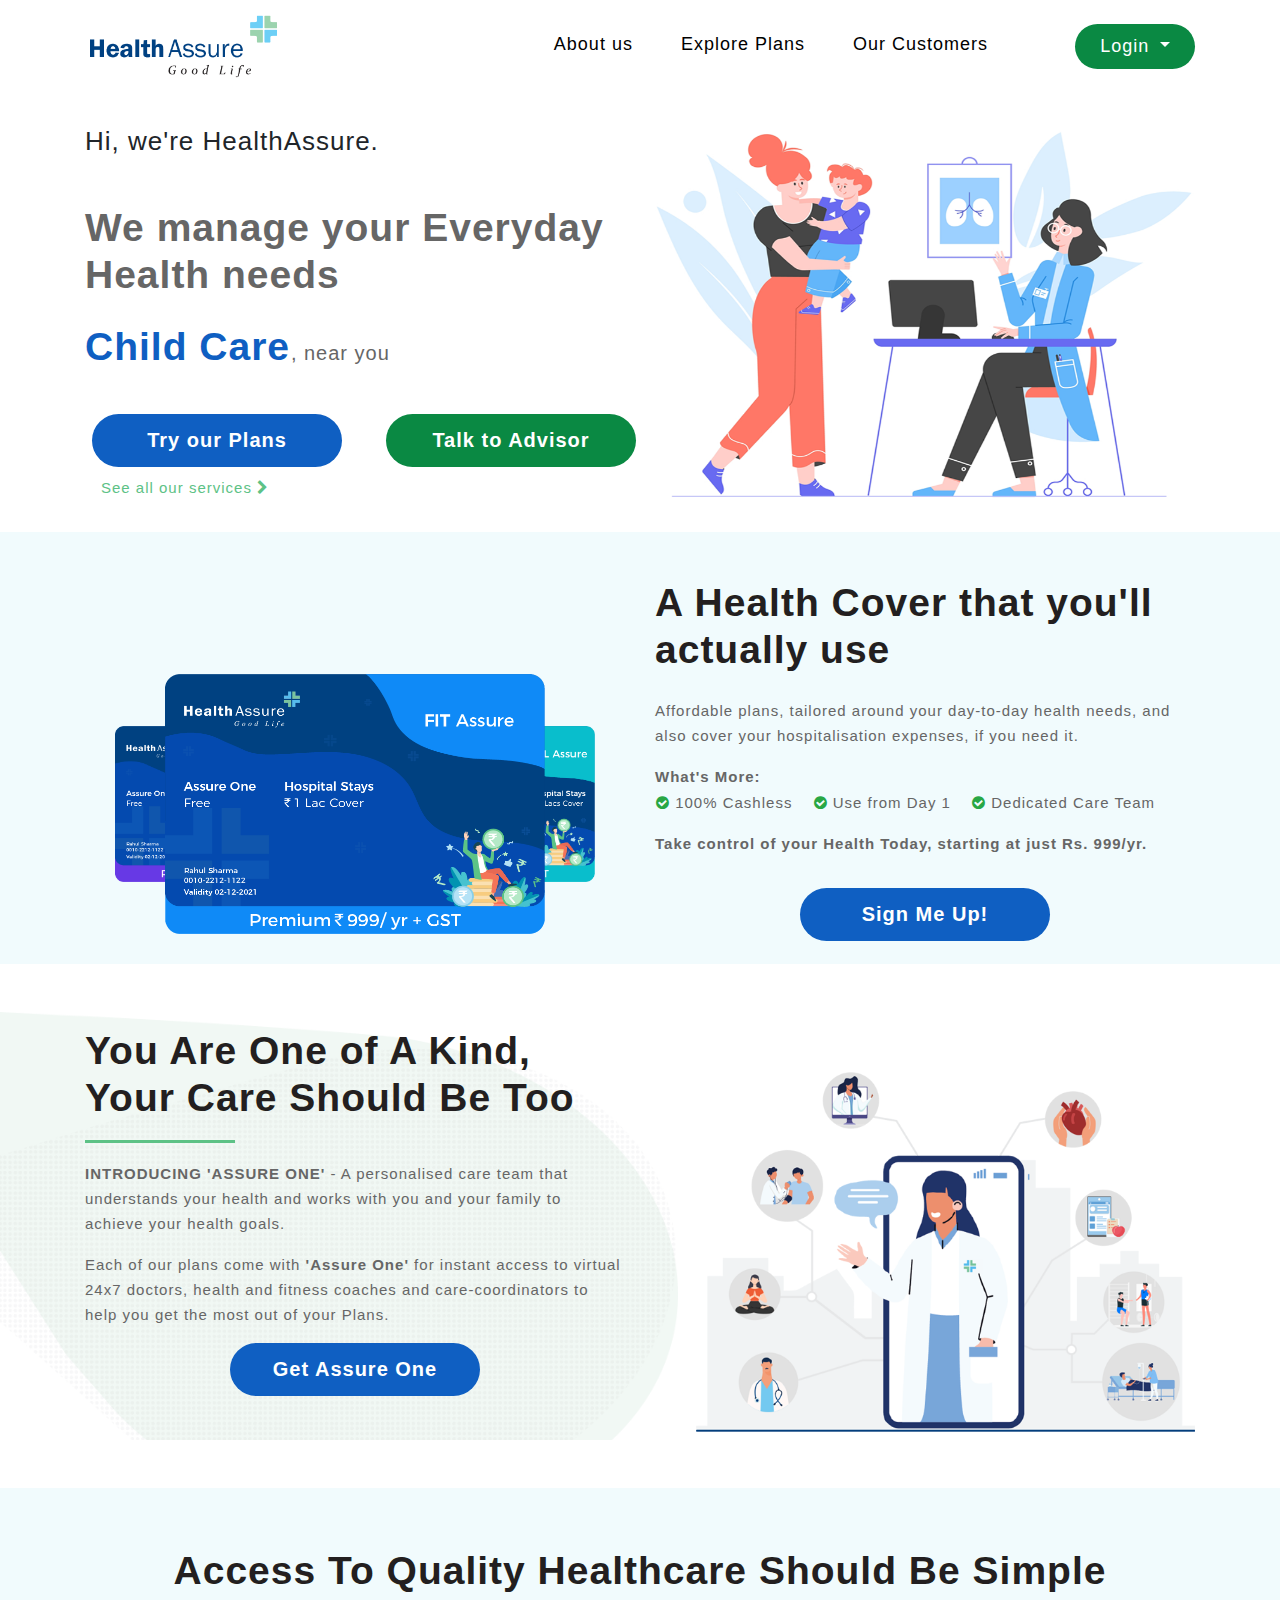
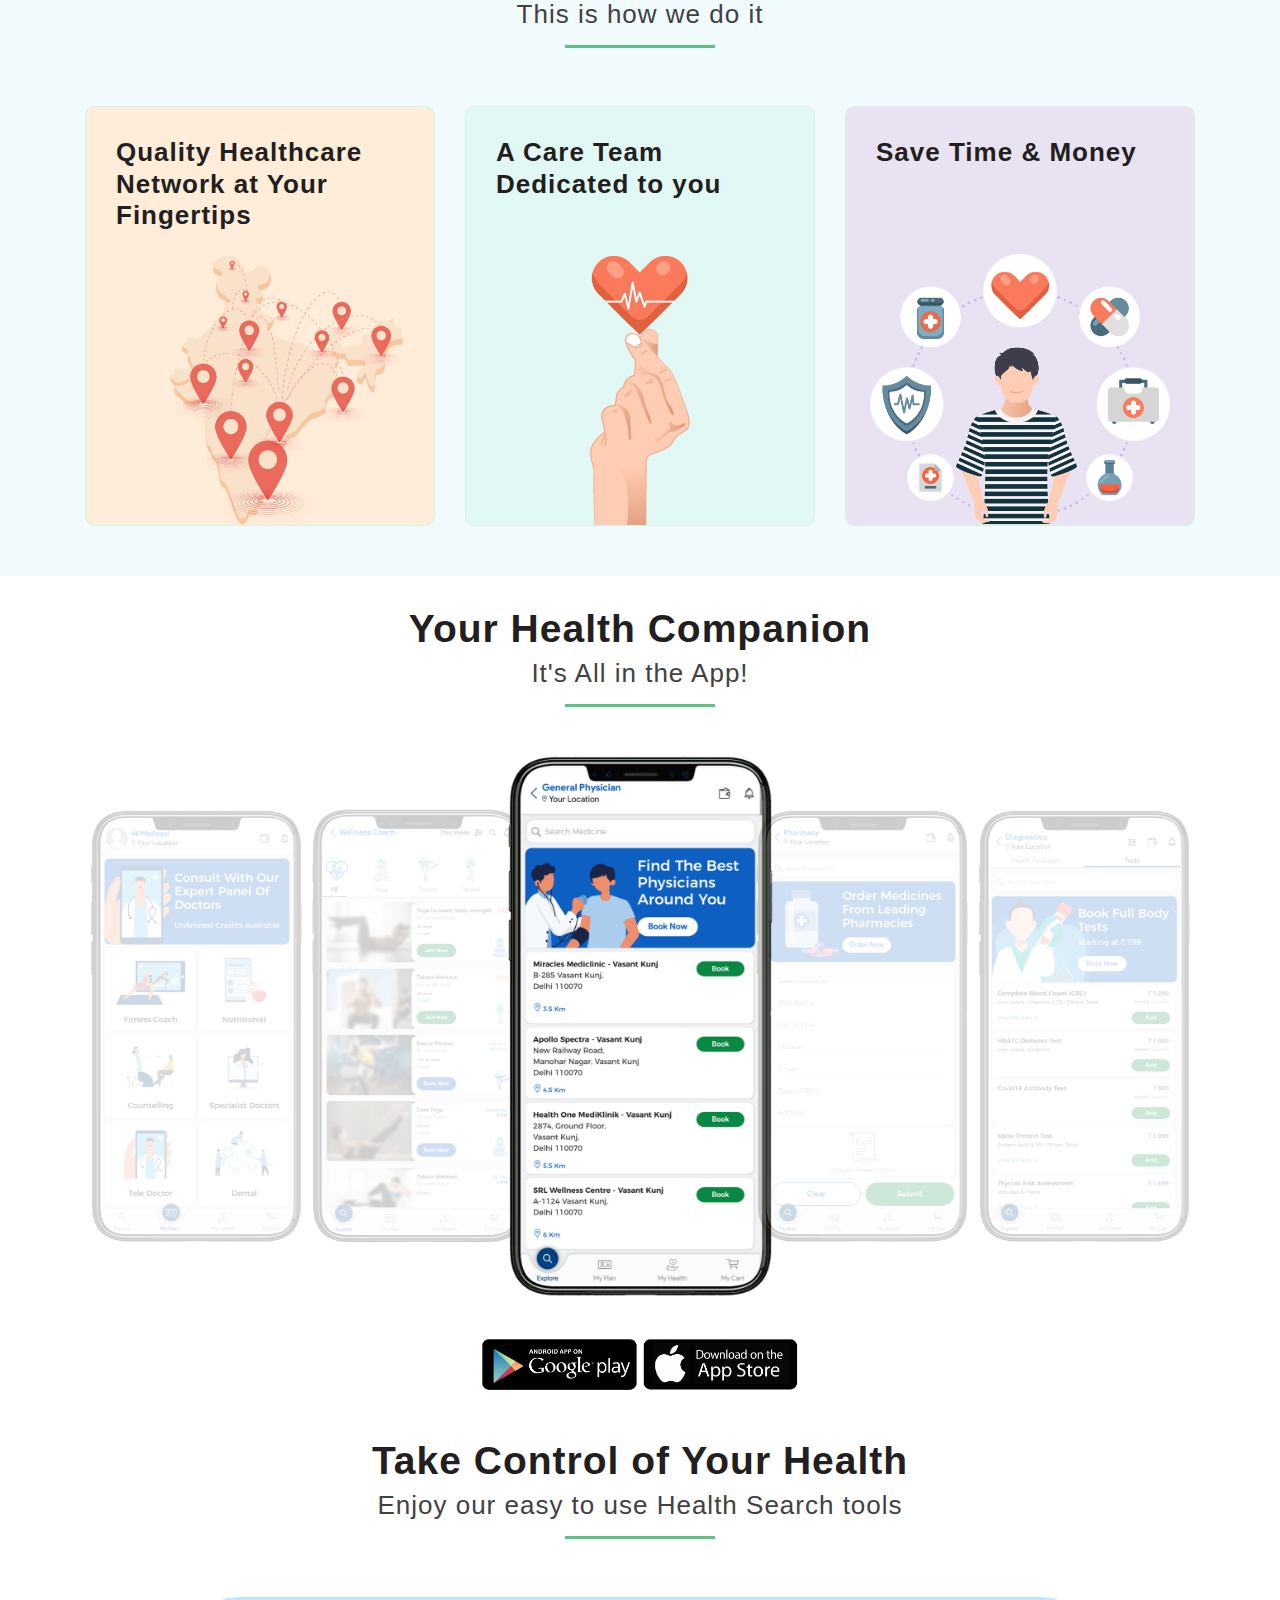
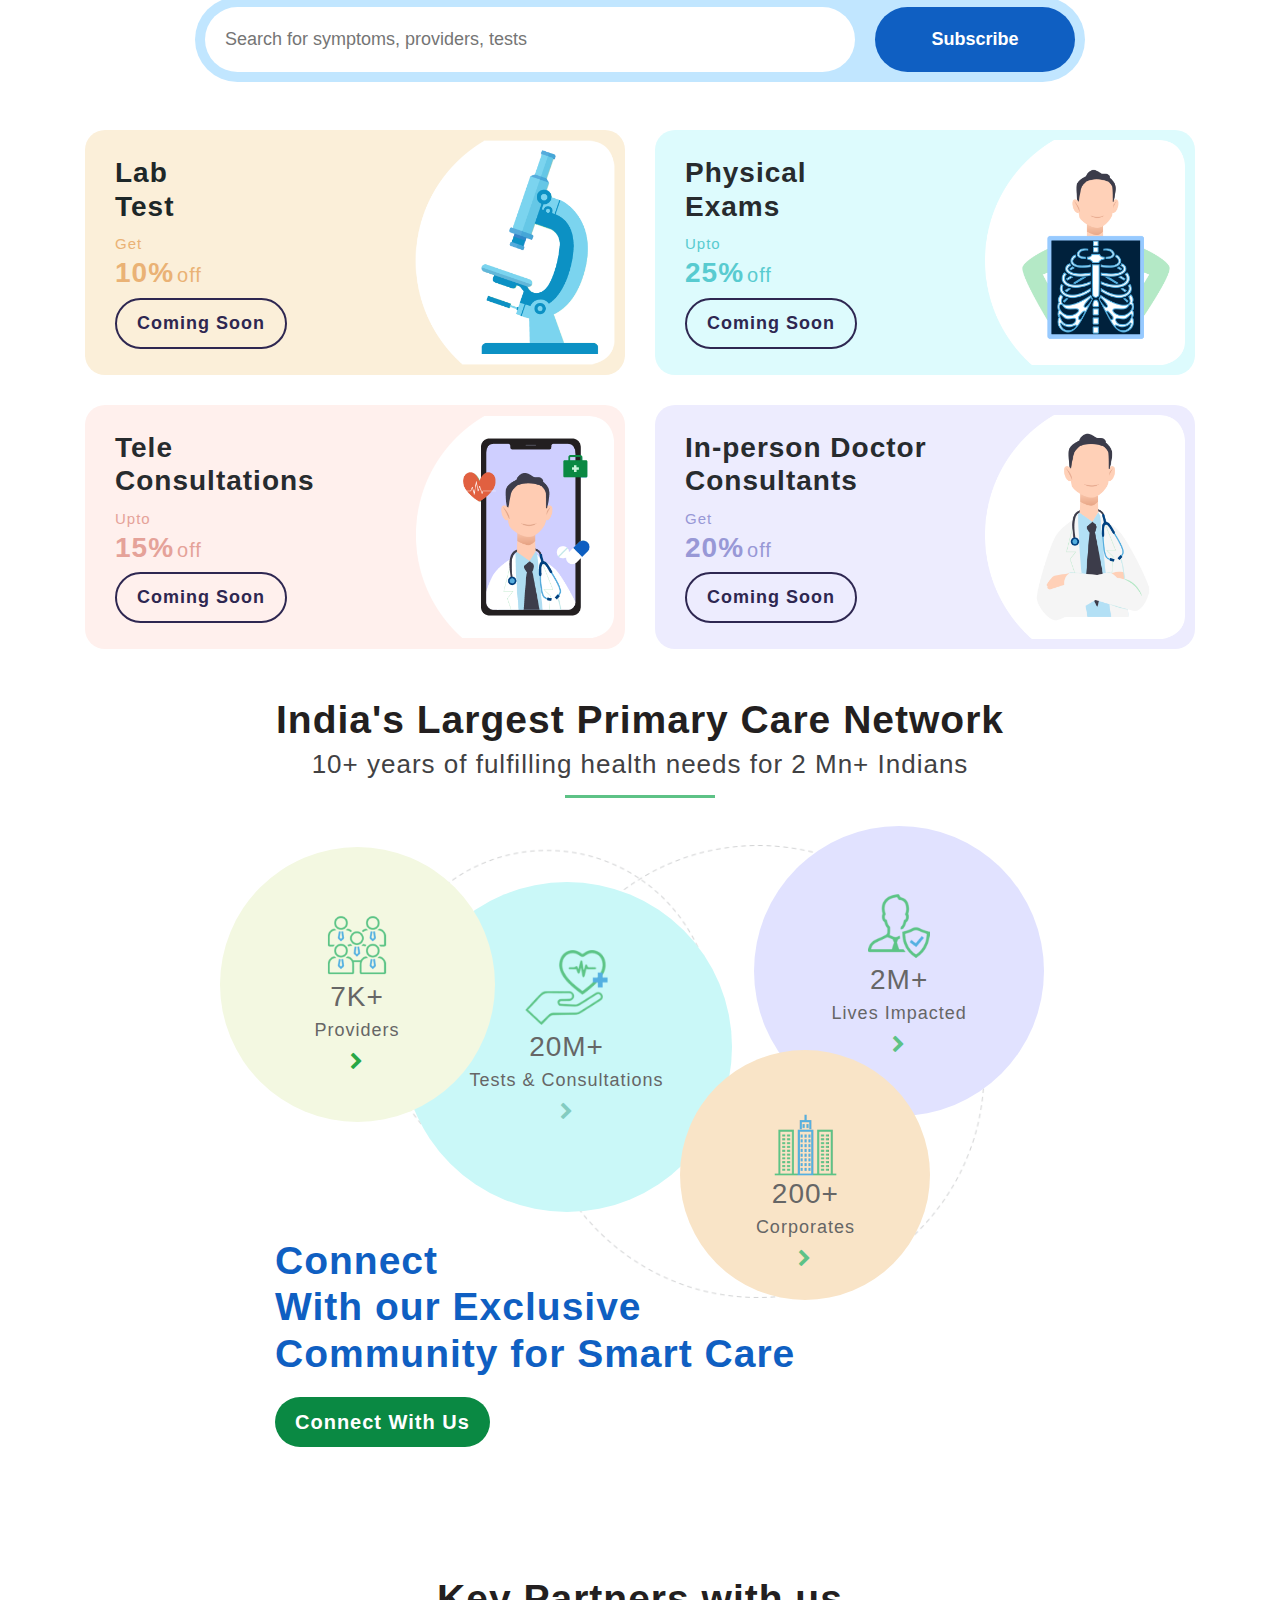
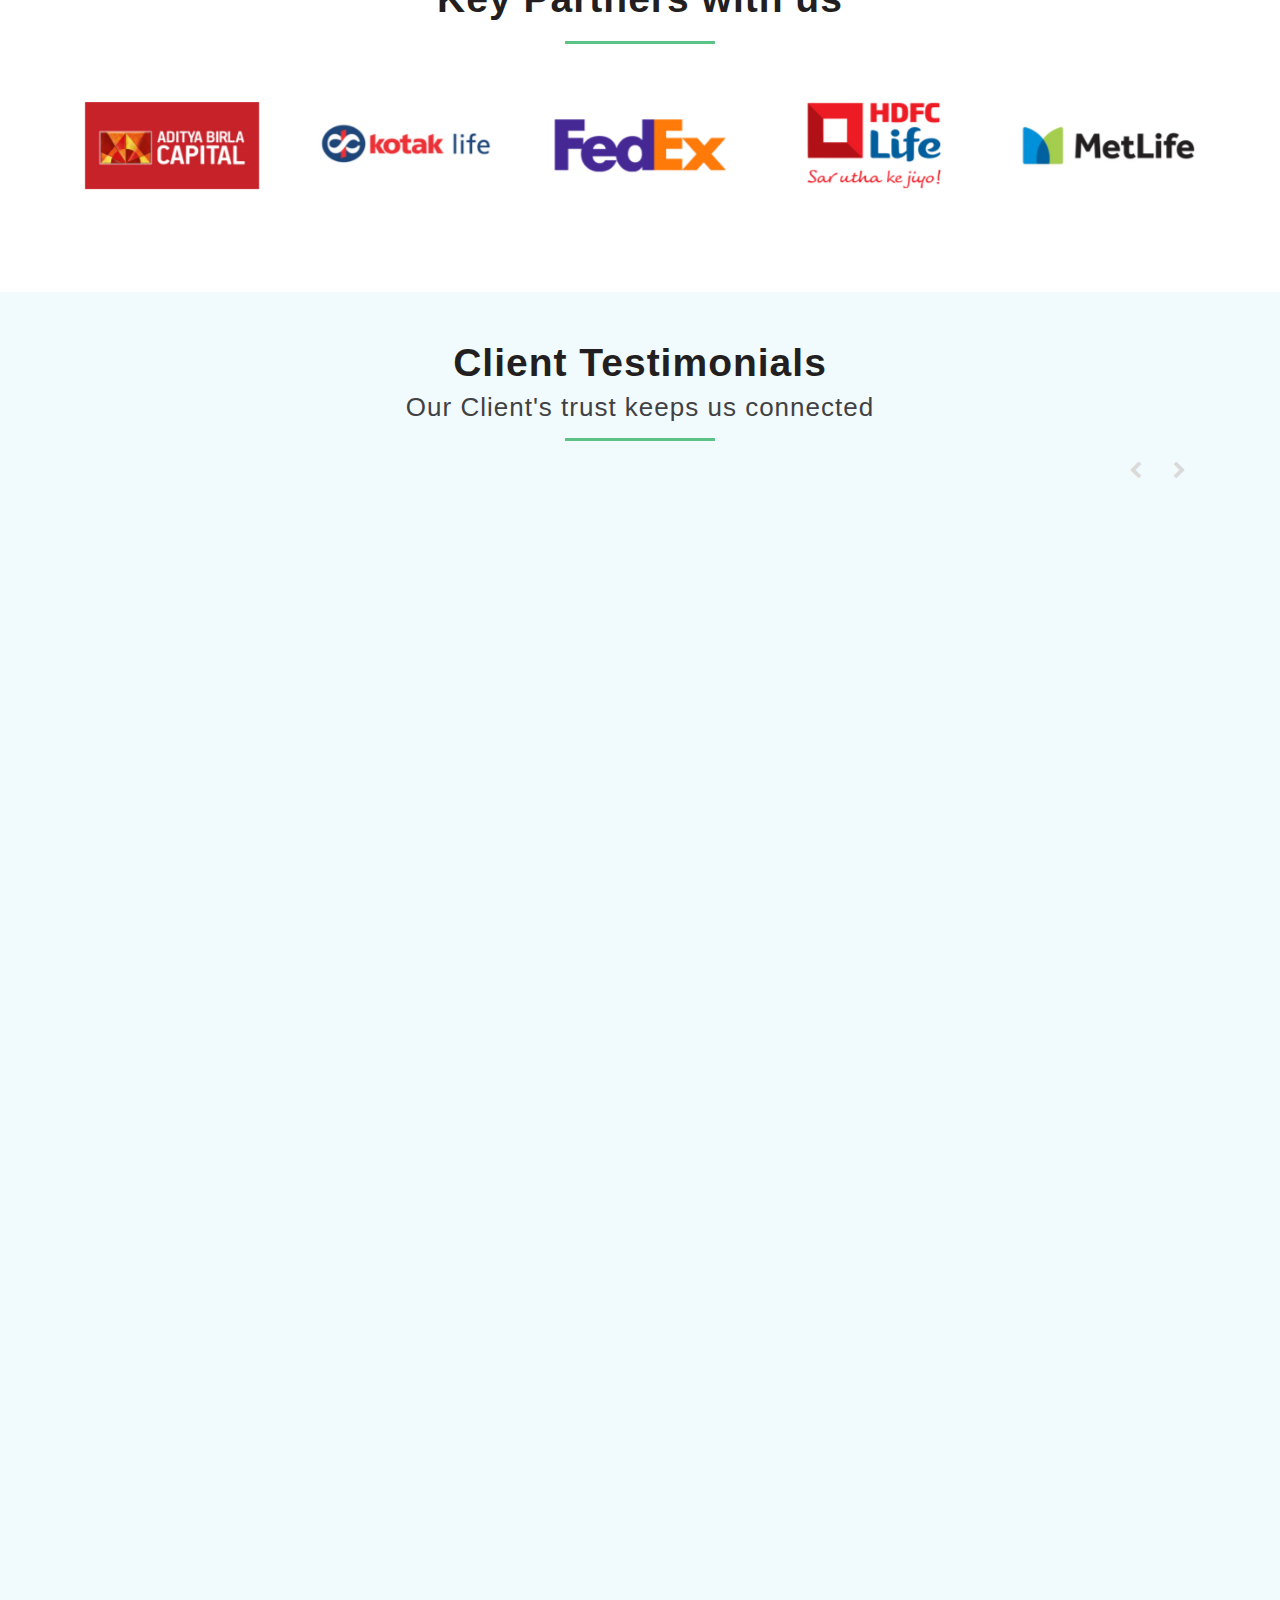
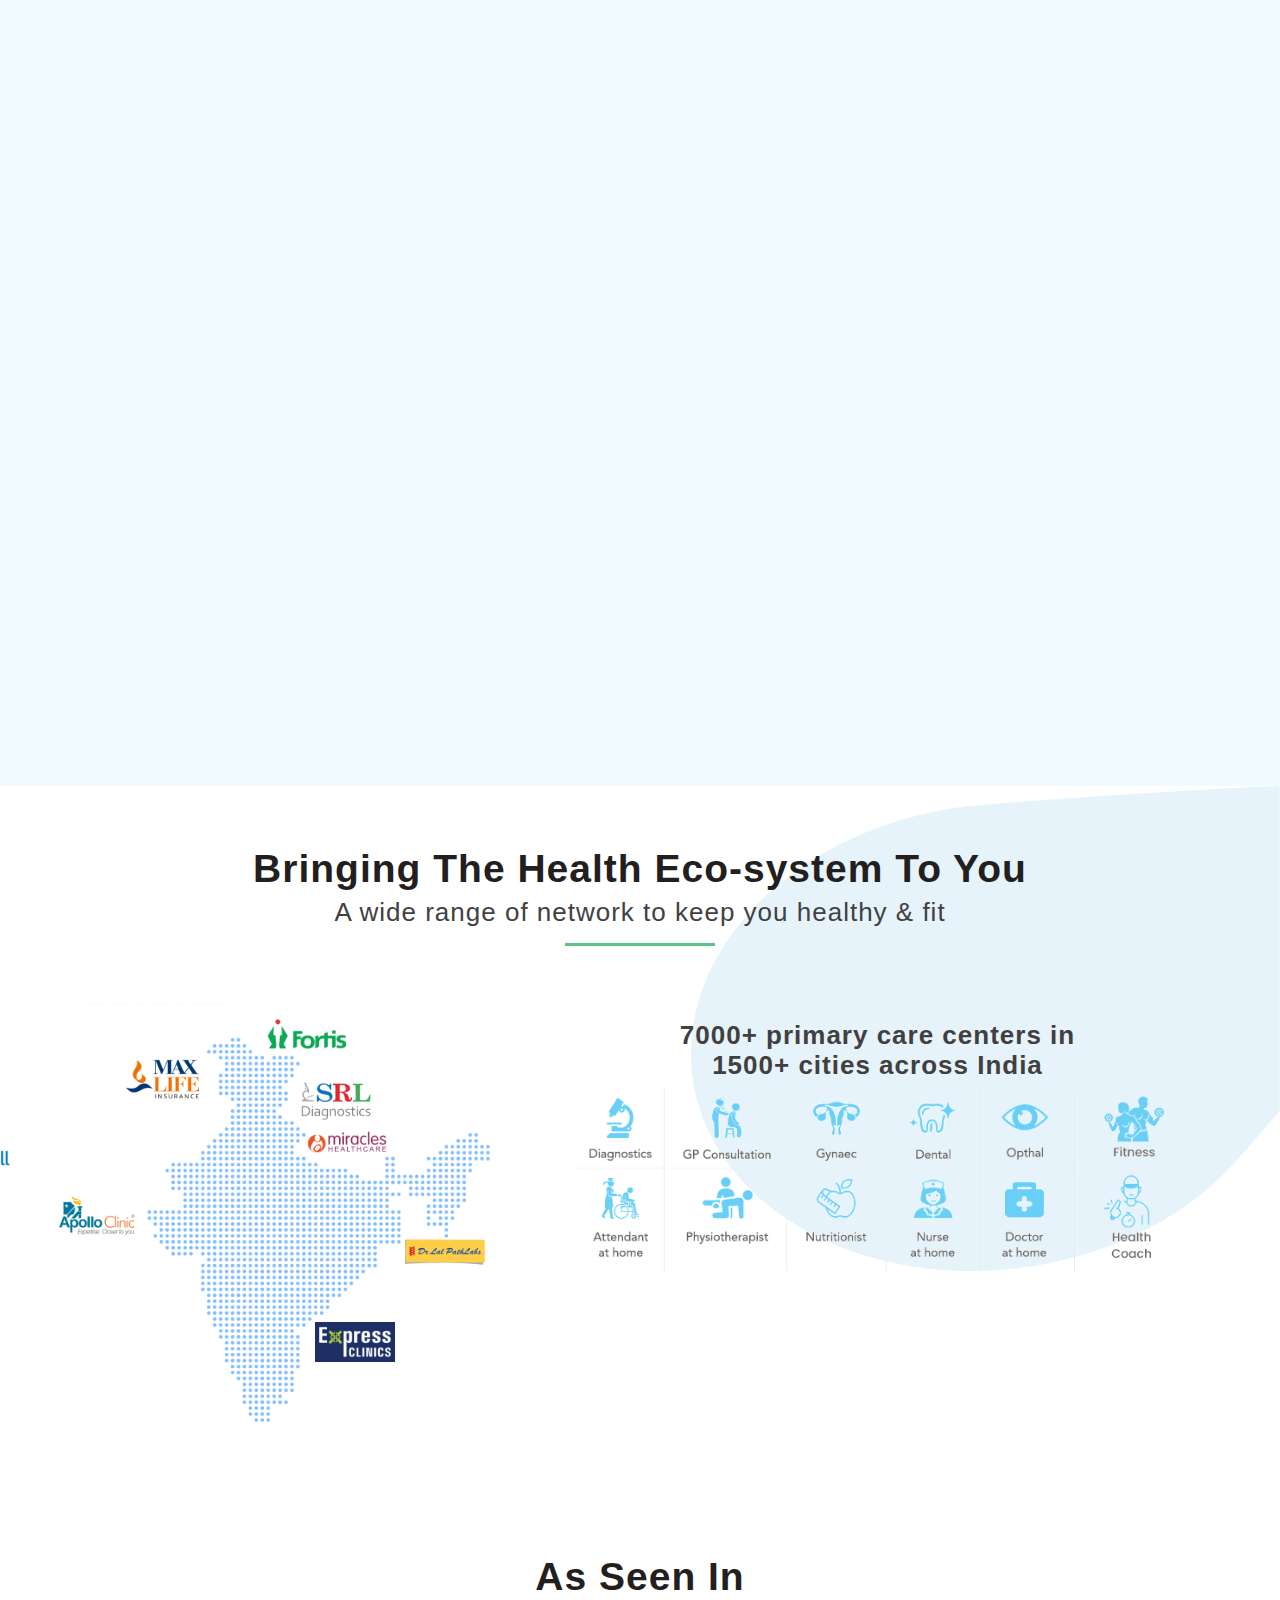
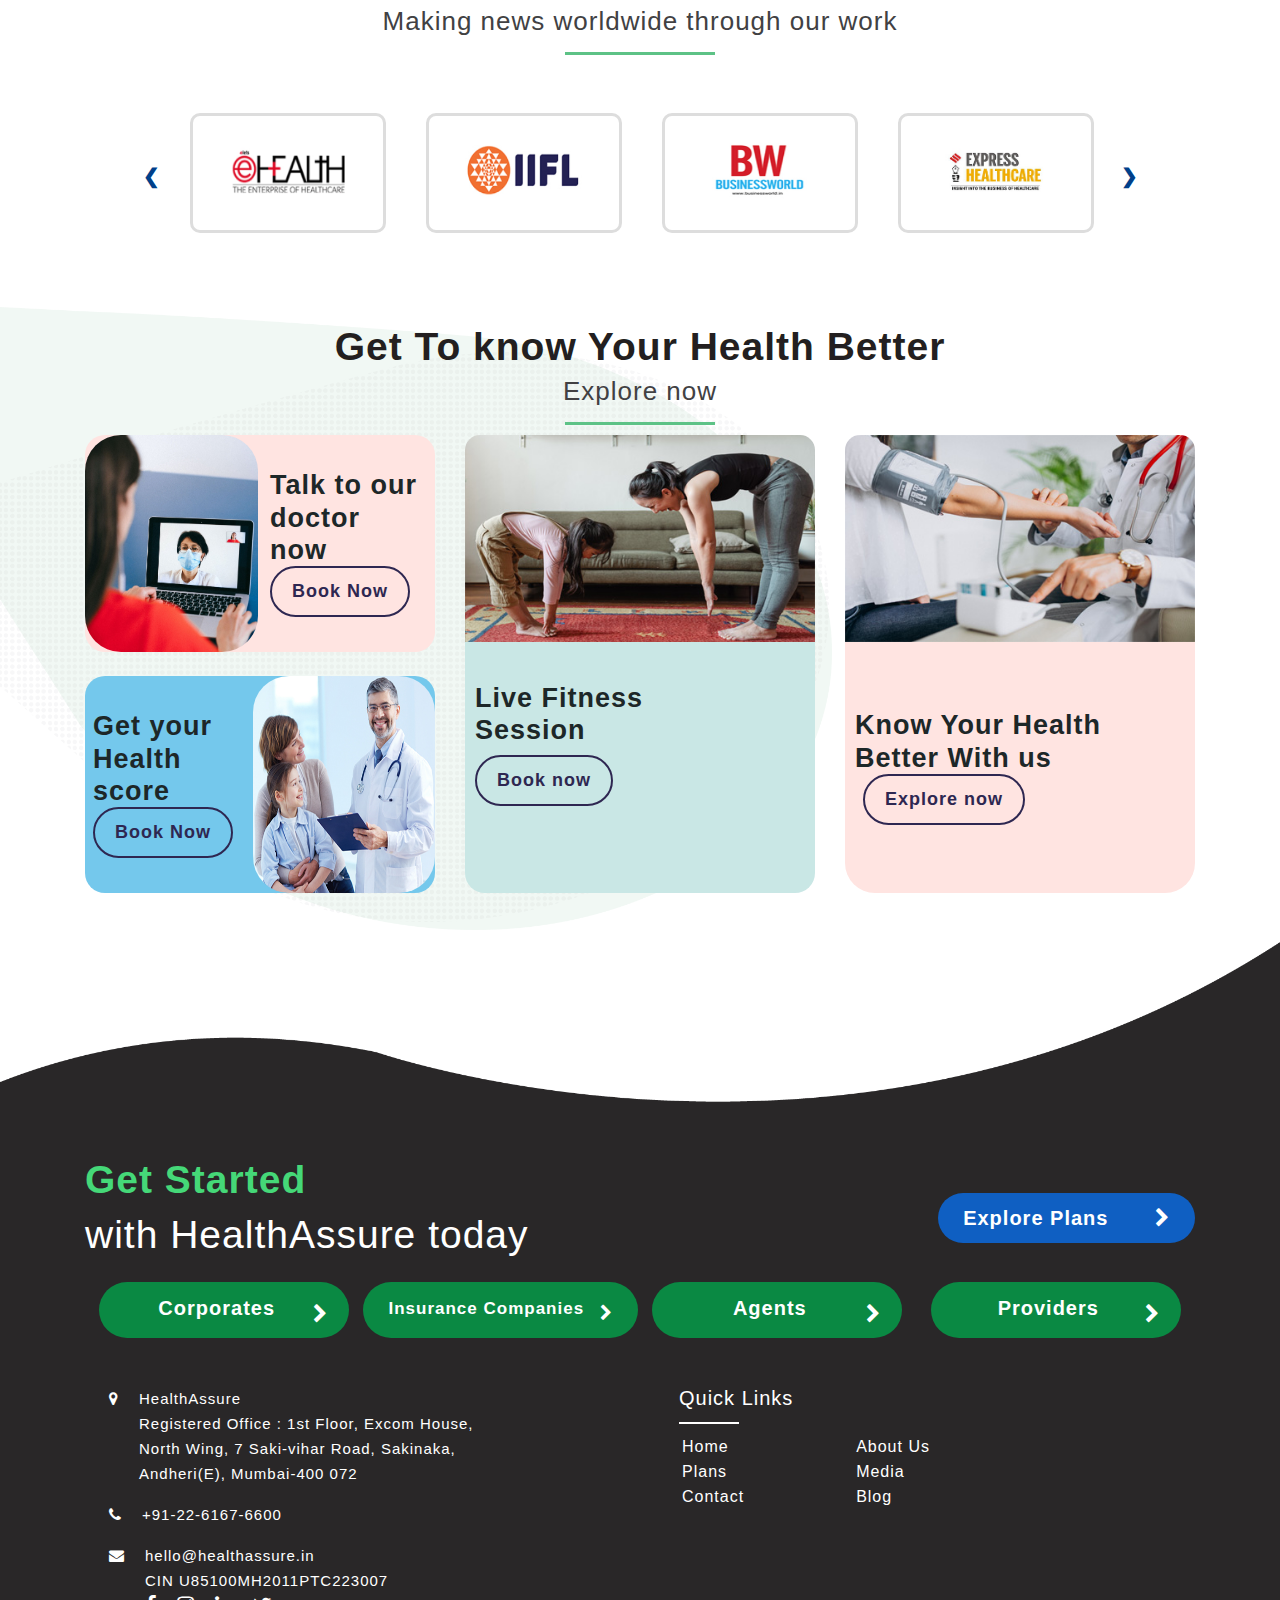
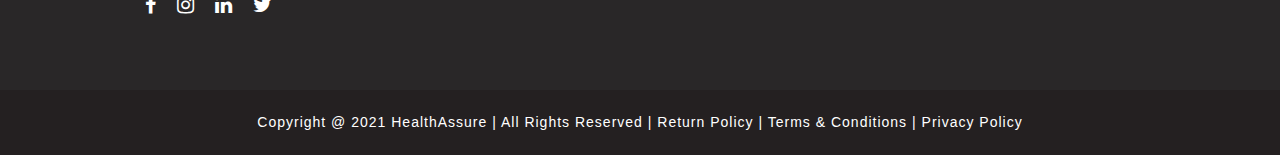
<file: index.html>
<!doctype html>
<html lang="en">
  <head>
    <meta charset="utf-8">
    <meta name="viewport" content="width=device-width, initial-scale=1, shrink-to-fit=no">
    <meta name="description" content="">
    <meta name="author" content="">
    <meta name="generator" content="">
    <title> HealthAssure | Building India's First OPD Health Care Plan </title>
    <!-- Bootstrap core CSS -->
<link rel="stylesheet" type="text/css" href="css/bootstrap.min.css">
<link rel="stylesheet" href="https://cdnjs.cloudflare.com/ajax/libs/font-awesome/4.7.0/css/font-awesome.css" integrity="sha512-5A8nwdMOWrSz20fDsjczgUidUBR8liPYU+WymTZP1lmY9G6Oc7HlZv156XqnsgNUzTyMefFTcsFH/tnJE/+xBg==" crossorigin="anonymous" referrerpolicy="no-referrer" />

  <meta name="description" content="Building India's first OPD Health Care Plan" />
    <meta name ="Keywords" content="chronic disease management,"/>
    <link rel="canonical" href="https://opd.healthassure.in" />
    <meta property="og:locale" content="en_US" />
    <meta property="og:type" content="website" />
    <meta property="og:title" content="Building India's first OPD Health Care Plan" />
    <meta property="og:description" content=" Building India's first OPD Health Care Plan" />
    <meta property="og:url" content="https://www.healthassure.in/" />
    <meta property="og:site_name" content=" HealthAssure" />
    <meta property="article:modified_time" content="2021-05-26T18:42:36+00:00" />
    <meta name="twitter:card" content="summary_large_image" />
    <meta name="twitter:label1" content="Est. reading time" />
    <meta name="twitter:data1" content="7 minutes" />
   
    <link rel="stylesheet" href="css/slick.css">
    <link rel="stylesheet" href="css/animate.css">
    <link rel="stylesheet" href="css/jquery.wordrotator.css">
    <link rel="stylesheet" type="text/css" href="css/style.css">
    <link rel="shortcut icon" type="image/x-icon" href="images/favicon.png">

<link href="https://cdnjs.cloudflare.com/ajax/libs/OwlCarousel2/2.3.4/assets/owl.carousel.min.css" rel="stylesheet" />
<link href="https://cdnjs.cloudflare.com/ajax/libs/OwlCarousel2/2.3.4/assets/owl.theme.default.min.css" rel="stylesheet" />
<link rel="preconnect" href="https://fonts.googleapis.com">
<link rel="stylesheet" type="text/css" href="css/jquerysctipttop.css">
 <!-- <link href="http://www.jqueryscript.net/css/jquerysctipttop.css" rel="stylesheet" type="text/css"> -->

</head>
  <body>

<nav class="navbar navbar-expand-lg navbar-light fixed-top" style="z-index: 999;">
    <div class="container mt-2 mb-2">
        <a class="navbar-brand logo mdcenter" href="index.html"><img src="images/logo.png"></a>
        <button class="navbar-toggler" type="button" data-toggle="collapse" data-target="#mobile_nav" aria-controls="mobile_nav" aria-expanded="false" aria-label="Toggle navigation">
         <span class="navbar-toggler-icon"></span> 
        </button>
        <div class="collapse navbar-collapse" id="mobile_nav">
        <ul class="navbar-nav mr-auto mt-2 mt-lg-0 float-md-right">
        </ul>
        <ul class="navbar-nav navbar-light ">
            <li class="nav-item"><a class="nav-link" href="#"> About us</a></li>
            <li class="nav-item"><a class="nav-link" href="#plan">Explore Plans</a></li>
             <li class="nav-item"><a class="nav-link" href="#client">Our Customers</a></li>
            <li class="nav-item dmenu dropdown loginp">
                <a class="nav-link dropdown-toggle btn1" href="#" id="navbarDropdown" role="button" data-toggle="dropdown" aria-haspopup="true" aria-expanded="false">
                Login
                </a>
                <div class="dropdown-menu sm-menu" aria-labelledby="navbarDropdown">
                    <a class="dropdown-item" href=" https://www.healthassure.in/Register/MpowerLogin?mpower=mpower" target="_blank"> Insurer Login </a>
                    <a class="dropdown-item" href="https://www.healthassure.in/Register/MpowerLogin?mpower=mpower" target="_blank"> Corporate Login </a>
                    <a class="dropdown-item" href="https://live.healthassure.in/Products" target="_blank" > HealthAssure Login </a>
                </div>
            </li>
           </ul>
        </div>
    </div>
</nav>
<section class="bg-white">
<div class="container rotar pb-1 mob mt-6 pt-5 pb-3 ">
        <div class="row ">
            <div class="col-md-6 col-lg-6">
              <h1 class="static-banner-headline mb-0 pt-2">Hi, we're HealthAssure.</h1>
                 <h1 class="pt-5 pb-3"> We manage your Everyday  Health needs  </h1>
                <p class="rotation-animations pt-1 pb-3">
                <span id="box6words" >  </span>  </p>
         <div class="two-btn-wrapper d-flex mdcenter pt-2">
                <a href="/opd" class="btn-class border-blue">Try our Plans  </a>
                    <a href="#" class="btn-class border-green mrmns" data-toggle="modal" data-target="#exampleModal" onclick="advisorclick();">Talk to Advisor </a>
                 </div>
                <p class="pt-2 pl-3"><a href="#services"> See all our services <i class="fa fa-chevron-right" aria-hidden="true"></i> </a> </p>
              </div>
            <div class="col-md-6 col-lg-6 pt-5  mdcenter">
                <div id="box4words" > </div>
            </div>
        </div>
    </div>
</section>


<section class="bg-white desk">
 <div class="container rotar mt-6 pb-3 pt-3">
        <div class="row ">
            <div class="col-md-6 col-lg-6">
                 <h1 class="static-banner-headline mb-0 mainhead pt-6 ">Hi, we're HealthAssure.</h1>
                 <h2 class="pt-3 pb-1"> We manage your Everyday Health needs  </h2>
                 <p class="rotation-animations pt-2 ">
                    <span id="box2words" > </span> </p>
             </div>
            <div class="col-md-6 col-lg-6 pb-1  mdcenter">
                <div id="box1words" > </div>
           <div class="two-btn-wrapper d-flex mdcenter mt-4">
                    <a href="/opd" class="btn-class border-blue">Try our Plans </a>
                    <a href="#" class="btn-class border-green" data-toggle="modal" data-target="#exampleModal">Request Callback</a>
                </div>
        <p class="pt-2 pl-3"><a href="#services"> see all our services <i class="fa fa-chevron-right"></i> </a></p>
              </div>
         </div>
    </div>
</section>



<section class="bggrey" id="plan">
 <div class="container mob1 ">
   <div class="row">
        <div class="col-md-6 col-lg-7 col-xl-6 ">
         <div class="sldr1 pt-8"  id="sldr1" >
          <ul class="mr-4">
            <li> <img src="images/card-1.png" class="img-fluid optcard" alt="" />
            </li>
            <li> <img src="images/card-2.png" class="img-fluid optcard" alt="" />
            </li>
            <li> <img src="images/card-3.png" class="img-fluid optcard" alt="" />
            </li>
    <i class="fa fa-chevron-left left" aria-hidden="true"></i>
      <i class="fa fa-chevron-right right" aria-hidden="true"></i>
         </ul>
    </div>
</div>

 <div class="col-md-6 col-lg-5 col-xl-6">
                  <h2 class=" pt-5 head">A Health Cover that you'll actually use </h2>
     <p class="  pt-3 ">Affordable plans, tailored around your day-to-day health needs, and also cover your hospitalisation expenses, if you need it. </b> </p>
              <div class="row">
            <div class="col-md-12">  <p><b> What's More: </b> </p> </div>

<p class="pl-3" style="margin-top: -15px;"><i class="fa  fa-check-circle text-success " aria-hidden="true"></i><span class="pr-3"> 100% Cashless </span><i class="fa  fa-check-circle text-success " aria-hidden="true"></i><span class="pr-3"> Use from Day 1 </span><i class="fa  fa-check-circle text-success " aria-hidden="true"></i><span class="pr-3"> Dedicated Care Team </span></p>

</div> 
<p><b> Take control of your Health Today, starting at just Rs. 999/yr.</b></p>
                        <div class="d-flex  mdcenter pb-3">
                           <a href="/opd" class="btn-class border-blue  mt-3"> Sign Me Up! </a>
     </div>
        </div>
         </div>
  </div>


  <div class="container desk1 ">
  <div class="row ">
        <div class="col-md-12 ">
            <h2 class=" pt-1 head">A Health Cover that you'll actually use </h2>      
   <p class=" pb-2 pt-3 ">Affordable plans, tailored around your day-to-day health needs, and also cover your hospitalisation expenses, if you need it.  </p>
<p><b> What's More: </b> </p>
 <div class="row">
            <div class="col-md-4">
                <p><i class="fa pr-2  fa-check-circle text-success " aria-hidden="true"></i> 100% Cashless</p>
             </div>
      <div class="col-md-4">
<p><i class="fa  fa-check-circle  text-success " aria-hidden="true"></i> Use from Day 1</p> 
</div>
 <div class="col-md-4">
<p><i class="fa  fa-check-circle text-success " aria-hidden="true"></i> Dedicated Care Team </p>   
     </div>
</div> 

<div class="row ">
        <div class="col-lg-12">
          <div id="card-slider" class="owl-carousel mx-auto">

            <!--TESTIMONIAL 1 -->
           <div class="item">
             <img src="images/card-1.png" class="img-fluid" alt=" Fit Assure" >
               </div>
         <div class="item">
             <img src="images/card-2.png" class="img-fluid" alt="Optima Assure">
               </div>
            <div class="item">
             <img src="images/card-3.png" class="img-fluid" alt="Total Assure"  >
              </div>
        </div>
        </div>
      </div>
<p > Take control of your Health Today, starting at just Rs. 999/yr. </p>
                        <div class="d-flex  mdcenter pb-3">
                        <a href="/opd" class="btn-class border-blue  "> Sign Me Up! </a>
                     </div>
                </div>
  
         </div>
  </div>
</section>


<section class="we-take-care mt-5">
    <div class="container">
         <div class="row">
        <div class="col-md-6 pt-3">
             <h2 class="head" > You Are One of A Kind,  Your Care Should Be Too </h2>
              <div class="linel" ></div>
                <p class="pt-2 "><b> INTRODUCING 'ASSURE ONE'</b> - A personalised care team that understands your health and works with you and your family to achieve your health goals. </p>
                <p>Each of our plans come with <b>'Assure One'</b> for instant access to virtual 24x7 doctors, health  and fitness coaches and care-coordinators to help you get the most out of your Plans. </p>


                  <div class="d-flex  mdcenter pb-3">
                        <a href="/opd" class="btn-class border-blue  "> Get Assure One </a>
                     </div>
                   </div>
           <div class="col-md-6 h-100 pb-2  wher">
                <img src="images/whereur.png" class="img-fluid whereu ">
            </div>
         </div>
    </div>
</section>

<section class="bggrey">
<div class="container mob1  mt-5">
        <div class="row mainhead" >
            <div class="col-md-12  mb-5">
             <h2 class="head text-center" > Access To Quality Healthcare Should Be Simple </h2>
                <p class="subhead text-center" > This is how we do it </p>
                <div class="line"></div>
            </div>
        </div>

        <div class="row ">
<div class="col-md-6 col-sm-12 col-xs-12 col-lg-4">
                <a href="#network" class="fingr-wrapper fingr-inner-1" >
                    <h2 class="black ">Quality Healthcare Network at Your Fingertips </h2>
                    <p class="fingr-content black ">Access top-rated primary care centers and hospitals, near you. Its all on the app </p>
                    </a>
                </div>
         <div class="col-md-6 col-sm-12 col-xs-12 col-lg-4">
                <a href="#fingertips" class="fingr-wrapper fingr-inner-2" >
                    <h2 class="black">A Care Team Dedicated to you </h2>
                    <p class="fingr-content black ">Care Team to co-ordinate your care and help you be on top of your health goals </p>
                     
                </a>
            </div>
          <div class="col-md-6 col-sm-12 col-xs-12 col-lg-4">
                <a href="#" class="fingr-wrapper fingr-inner-3">
                    <h2 class="black"> Save Time & Money</h2>
                    <p class="fingr-content black ">Affordable Plans that look after your everyday health, starting @ just Rs. 999/pa </p>
                    </a>
            </div>
       </div>
   </div>
</section>


<section class="bggrey">
        <div class="container desk1 mt-5">

          <div class="row mainhead" >
            <div class="col-md-12  mb-5">
       <h2 class="head text-center" > Access To Quality Healthcare Should Be Simple </h2>
                <p class="subhead text-center" >This is how we do it </p>
                <div class="line"></div>
            </div>
            </div>
  <div class="row">
                <div class="col-md-12">
                    <div id="news-slider2" class="owl-carousel">
                        <div class="post-slide2">
                          <a href="#fingertips" class="fingr-wrapper fingr-inner-1" >
                    <h2 class="black">Quality Healthcare Network at Your Fingertips </h2>
                    </a> 
                 <p class="fingr-content black">Access top-rated primary care centers and hospitals, near you. Its all on the app. </p> 
               </div>
           <div class="post-slide2">
                         <a href="#network" class="fingr-wrapper fingr-inner-2" >
                    <h2 class="black"> A Care Team Dedicated to you.</h2>
                     </a>
                     <p class="fingr-content black "> Care Team to co-ordinate your care and help you be on top of your health goals </p>
                  </div>
                    <div class="post-slide2">
                           <a href="#" class="fingr-wrapper fingr-inner-3">
                    <h2 class="black"> Affordable Plans. Save Time & Money </h2>
                   </a>
                     <p class="fingr-content black ">Affordable Insurance Plans that look after your everyday health, starting at just Rs. 999/pa </p>
                  
                      </div>
                    </div>
                </div>
            </div>
        </div>
    </section>
   
<!-- start your health companion section -->

<section class="testimonials mainhead" style="padding-top: 30px!important;" id="fingertips" >
    <div class="container text-center">
         <h2 class="head">Your Health Companion </h2>
            <p class="subhead"> It's All in the App! </p>
            <div class="line mb-5"> </div>

      <div class="row ">
        <div class="col-lg-12">
          <div id="customers-testimonials" class="owl-carousel mx-auto">

            <!--TESTIMONIAL 1 -->
            
      <div class="item">
             <img src="images/general-physician.png" class="img-fluid" alt=" General Physician" >
               </div>
         <div class="item">
             <img src="images/pharmacy1.png" class="img-fluid" alt=" Pharmacy">
               </div>
            <div class="item">
             <img src="images/diagnostic.png" class="img-fluid" alt=" Diagnostics"  >
              </div>
          <div class="item">
             <img src="images/tele-consultation.png" class="img-fluid" alt="Tele Consultation" >
            </div>
           <div class="item">
             <img src="images/wellness-mob.png" class="img-fluid" alt="Wellness " >
            </div>
           </div>
        </div>
      </div>
 <div class="row">
    <div class="col-md-12 text-center ">
       <a href="https://play.google.com/store/apps/details?id=com.healthassure" target="_blank"><img src="images/play-store.jpg" class="img-fluid w-14" alt=" Play store"> </a> 
        <a href="https://apps.apple.com/in/app/healthpass-doctors-health/id1397803100" target="_blank"> <img src="images/app-store.jpg" class="img-fluid w-14" alt="App Store"> </a>
      </div>
    </div>
 </div>
 </section>

 <!-- End your health companion section -->

    <div class="container mainhead pt-5 " id="services">
                <div class="row">
                    <div class="col-12 text-center">
                        <h2 class="head">Take Control of Your Health</h2>
                        <p class="subhead">Enjoy our easy to use Health Search tools</p>
                        <div class="line"></div>
                    </div>

   <div class="col-12 text-center input-start-search d-flex justify-content-center pt-5 mob1">
                        <div class="d-flex search-box">
                            <div class="">
                                <input type="search" name="input_search_query" id="input_search_query"
                                    placeholder="Search for symptoms, providers, tests">
                                <button type="submit" class="input-search-btn"><!-- <i class="fa fa-search"></i> --></button>
                            </div>
                            <div class="">
                                <input type="submit" value="Subscribe" class="input-submit-btn">
                            </div>
                        </div>
                    </div>

        <div class="col-12 text-center input-start-search d-flex justify-content-center pt-3 desk1">
                        <div class="d-flex search-box">
                            <div >
                                <input type="search" name="input_search_query" id="input_search_query"
                                    placeholder="Search for symptoms, providers, tests" required>
                                <button type="submit" class="input-search-btn"><i class="fa fa-search"></i></button>
                            </div>
                            <div >
                                <!-- <input type="submit" value="Submit" class="input-submit-btn"> -->
                                <button class="btn btn-primary input-submit-btn" ><i class="fa fa-paper-plane" aria-hidden="true"></i> </button>
                            </div>
                        </div>
                    </div>
              </div>






<div class="row flex-cr-gap desk1 pt-3">
                <div class="col-md-12">
                    <div id="serviceslider1" class="owl-carousel">
                        <div class="post-slide2">
                       <div class="d-flex card-wrapper justify-space-between align-items-center card-1">
                                    <div class="card-info ">
                                        <h4 class="darkb1" >Lab<br> Test </h4>
                                        <p class="mb-0 disc1">Get</p>
                                        <h3 class="disc1">10%<span style="font-size: 20px; margin-left: 3px;">off</span></h3>
                                        <a href="#" class="border-btn"> Coming Soon </a>
                                    </div>
                                    <div class="card-img " style="width: 40%;"><img
                                            src="images/diagnostic-services.png" alt=" Diagnostics Services" class="img-fluid align-self-end"></div>
                                </div>
                              </div>
            <div class="post-slide2">
            <div class="d-flex card-wrapper justify-space-between align-items-center card-2">
                                    <div class="card-info ">
                                        <h4 > Scans & <br> X-ray </h4>
                                        <p class="mb-0 disc2">Upto</p>
                                        <h3 class="disc2">25%<span style="font-size: 20px; margin-left: 3px;">off</span></h3>
                                        <a href="#" class="border-btn"> Coming Soon </a>
                                    </div>
                                    <div class="card-img" style="width: 40%;"><img src="images/Physical-Exam.png"
                                            alt=" Physicial Exam" class="img-fluid"></div>
                                </div>
                                 </div>
                        
                        <div class="post-slide2">
                    <div class="d-flex card-wrapper justify-space-between align-items-center card-3">
                                    <div class="card-info ">
                                        <h4 >Tele<br>Consultations</h4>
                                        <p class="mb-0 disc3">Upto</p>
                                        <h3 class="disc3">15%<span style="font-size: 20px; margin-left: 3px;">off</span></h3>
                                        <a href="#" class="border-btn"> Coming Soon </a>
                                    </div>
                                    <div class="card-img" style="width: 40%;"><img
                                            src="images/tele-consultations.png" alt=" Tele Consultation" class="img-fluid"></div>
                                </div>
                                  </div>

               <div class="post-slide2">
                     <div class="d-flex card-wrapper justify-space-between align-items-center card-4">
                                    <div class="card-info ">
                                        <h4 >In-person Doctor<br>Consultants</h4>
                                        <p class="mb-0 disc4">Get</p>
                                        <h3 class="disc4">20%<span style="font-size: 20px; margin-left: 3px;">off</span></h3>
                                        <a href="#" class="border-btn"> Coming Soon </a>
                                    </div>
                                    <div class="card-img" style="width: 40%;"><img
                                            src="images/In-person-Consultation.png" alt=" In Person Consultation" class="img-fluid">
                                    </div>
                                </div>
                           </div>
                    </div>
                </div>
            </div>



     <div class="row mt-5 mob1">
                    <div class="container">
                        <div class="row flex-cr-gap">
                            <div class="col-12 col-md-6 text-primary">
                                <div class="d-flex card-wrapper justify-space-between align-items-center card-1">
                                    <div class="card-info ">
                                        <h4 class="darkb1" > Lab<br> Test </h4>
                                        <p class="mb-0 disc1">Get</p>
                                        <h3 class="disc1">10%<span style="font-size: 20px; margin-left: 3px;">off</span></h3>
                                        <a href="#" class="border-btn"> Coming Soon</a>
                                    </div>
                                    <div class="card-img " style="width: 40%;"><img
                                            src="images/diagnostic-services.png" alt=" Diagnostic Services" class="img-fluid align-self-end"></div>
                                </div>
                            </div>
                            <div class="col-12 col-md-6 darkb">
                                <div class="d-flex card-wrapper justify-space-between align-items-center card-2">
                                    <div class="card-info ">
                                        <h4 >Physical<br>Exams</h4>
                                        <p class="mb-0 disc2">Upto</p>
                                        <h3 class="disc2">25%<span style="font-size: 20px; margin-left: 3px;">off</span></h3>
                                        <a href="#" class="border-btn">Coming Soon</a>
                                    </div>
                                    <div class="card-img" style="width: 40%;"><img src="images/Physical-Exam.png"
                                            alt=" Physical Exam" class="img-fluid"></div>
                                </div>
                            </div>
                            <div class="col-12 col-md-6  darkb mh-100">
                                <div class="d-flex card-wrapper justify-space-between align-items-center card-3">
                                    <div class="card-info ">
                                        <h4 >Tele<br>Consultations</h4>
                                        <p class="mb-0 disc3">Upto</p>
                                        <h3 class="disc3">15%<span style="font-size: 20px; margin-left: 3px;">off</span></h3>
                                        <a href="#" class="border-btn">Coming Soon</a>
                                    </div>
                    <div class="card-img" style="width: 40%;"><img src="images/tele-consultations.png" alt=" Tele Consultation" class="img-fluid"></div>
                                </div>
                            </div>
                            <div class="col-12 col-md-6 darkb">
                                <div class="d-flex card-wrapper justify-space-between align-items-center card-4">
                                    <div class="card-info ">
                                        <h4 >In-person Doctor<br>Consultants</h4>
                                        <p class="mb-0 disc4">Get</p>
                                        <h3 class="disc4">20%<span style="font-size: 20px; margin-left: 3px;">off</span></h3>
                                        <a href="#" class="border-btn">Coming Soon </a>
                                    </div>
                                    <div class="card-img" style="width: 40%;"><img
                                            src="images/In-person-Consultation.png" alt=" In Person Consultation" class="img-fluid">
                                    </div>
                                </div>
                            </div>
                        </div>
                    </div>
                </div>
            </div>



   <div class="container  pt-5 pb-6">
        <div class="row pb-3">
            <div class="col-md-12 col-ms-12 text-center ">
                  <h2 class="head">India's Largest Primary Care Network</h2>
                <p class="subhead">10+ years of fulfilling  health needs for  2 Mn+ Indians</p>
                <div class="line"></div>
           </div>
        </div>

        <div class="row pt-3 dottedbg ">
            <div class="col-md-10 offset-md-2 col-sm-12 ">
                <div class="row  pt-5">
                  <div class="col-md-3 pt-5  col-sm-3">
                <div class="circle2 ">
                <img src="images/insurance-companies.png" alt=" Insurance Companies" class="img-fluid w-25 circletspace ">
                    <h3>20M+ </h3>
                    <p> Tests & Consultations </p>
               <p><a href="provider.html" target="_blank"> <i class="fa fa-chevron-right text-circle2" aria-hidden="true"></i></a></p>
               </div>
            </div>
         
          <div class="col-md-3 col-sm-3">
                <div class="circle1 ">
                    <img src="images/providers.png" class="img-fluid w-25 circletspace" alt="Providers" >
                    <h3>7K+ </h3>
                    <p> Providers</p>
               <p> <a href="provider.html" target="_blank"><i class="fa fa-chevron-right text-success" aria-hidden="true"></i> </a></p>
               </div>
            </div>
          
           <div class="col-md-3 col-sm-3">
                <div class="circle4">
                    <img src="images/Corporates1.png" class="img-fluid w-25 circletspace" alt="Corporate Icon">
                    <h3>2M+ </h3>
                    <p> Lives Impacted </p>
               <p><a href="corporate-wellness.html" target="_blank"> <i class="fa fa-chevron-right" aria-hidden="true"></i></a></p>
               </div>
            </div>

             <div class="col-md-3  col-sm-3">
                <div class="circle3">
                <img src="images/agents.png" class="img-fluid w-25 circletspace" alt="Agents">
                    <h3>200+ </h3>
                    <p> Corporates </p>
               <p><a href="corporate-wellness.html" target="_blank"> <i class="fa fa-chevron-right" aria-hidden="true"></i></a></p>
               </div>
            </div>
            <div class="col-md-8">
                <h2 class="head darkb2 pcnt pb-4 pt-3">Connect <br> With our Exclusive<br> Community for Smart Care </h2>
                <a href="#" class="btn-class border-green connect mt-5" data-toggle="modal" data-target="#exampleModal">Connect With Us</a>
                 </div>
          </div>
         </div>
       </div>
        
    </div>


<div class="container">
     <div class="row mainhead ">
            <div class="col-12 text-center">
                <h2 class="head"> Key Partners with us</h2>
                <div class="line"></div>
            </div>
        </div>


 <div class="row flex-cr-gap  pt-5 pb-5">
<div id="corporateslider" class="owl-carousel">
       <div class="post-slide2">
   <div class="col">
        <img src="corporate/aditya-birla.png" class="img-fluid corporate" alt=" Aditya Birla">
   </div>
         </div>
        <div class="post-slide2">
     <div class="col">
        <img src="corporate/kotak-life.jpg" class="img-fluid corporate" alt="Kotak Life">
   </div>
 </div>
<div class="post-slide2">
<div class="col">
        <img src="corporate/fedex.png" class="img-fluid corporate" alt="Fedex">
   </div>
 </div>
 <div class="post-slide2">
<div class=" col">
        <img src="corporate/hdfc-life.png" class="img-fluid corporate" alt="Hdfc Life">
   </div>
</div>
<div class="post-slide2">
 <div class="col">
        <img src="corporate/met-life.jpg" class="img-fluid corporate" alt="Met Life">
   </div>
    </div>
 <div class="post-slide2">
    <div class="col">
        <img src="corporate/lic.png" class="img-fluid corporate" alt="Lic Life Insurance">
   </div>
</div>
    <div class="post-slide2">
<div class="col">
        <img src="corporate/reliance-life.png" class="img-fluid corporate" alt="Reliance Life Insurance">
   </div>
 </div>
  <div class="post-slide2">
 <div class="col ">
    <img src="corporate/birla-sun-life.jpg" class="img-fluid corporate" alt="Birla Sun Life">
   </div>
</div>
<div class="post-slide2">
 <div class="col">
        <img src="corporate/deutsche-bank.jpg" class="img-fluid corporate" alt="Deutsche Bank">
   </div>
 </div>

<div class="post-slide2">
   <div class="col">
        <img src="corporate/max-life.jpg" class="img-fluid corporate" alt=" Max Life">
   </div>
 </div>
    <div class="post-slide2">
 <div class="col ">
        <img src="corporate/icici-bank.png" class="img-fluid corporate" alt=" Icici Bank">
   </div>
</div>
 <div class="post-slide2">
<div class="col">
        <img src="corporate/max-bupa.png" class="img-fluid corporate" alt="Max Bupa">
   </div>
 </div>
 <div class="post-slide2">
<div class="col ">
        <img src="corporate/icici-prudental.png" class="img-fluid corporate" alt="Icici Prudential">
   </div>
</div>
   <div class="post-slide2">
 <div class="col ">
        <img src="corporate/tata-aia.png" class="img-fluid corporate" alt=" Tata Aia">
   </div>
</div>
<div class="post-slide2">
<div class="col ">
        <img src="corporate/deloitte.png" class="img-fluid corporate" alt="Deloitte">
   </div>
</div>
 <div class="post-slide2">
<div class="col ">
    <img src="corporate/kotak-mahindra.png" class="img-fluid corporate" alt="Kotak Mahindra">
   </div>
</div>
<div class="post-slide2">
<div class="col ">
        <img src="corporate/niyo-x.png" class="img-fluid corporate" alt="Niyo x">
   </div>
</div>
<div class="post-slide2">
<div class="col ">
        <img src="corporate/ge-logo.png" class="img-fluid corporate" alt="Ge Logo">
   </div>
</div>
<div class="post-slide2">
<div class="col ">
        <img src="corporate/ubs.png" class="img-fluid corporate" alt="Ubs">
   </div>
</div>
<div class="post-slide2">
<div class="col ">
        <img src="corporate/standard-chartered.png" class="img-fluid corporate" alt="Standard Chartered">
   </div>
</div>
<div class="post-slide2">
<div class="col ">
        <img src="corporate/indus-tower.png" class="img-fluid corporate" alt="Indus Tower">
   </div>
</div>
</div>
 </div>
</div>



        <section class="bggrey" id="client"> 
<div class="container pt-5 pb-2">
    <div class="row">
        <div class="col-12 text-center">
                        <h2 class="head"> Client Testimonials </h2>
                        <p class="subhead"> Our Client's trust keeps us connected </p>
                        <div class="line"></div>
     </div>
    </div>
     <div class="row pt-5 mb-5">
            <div class="col">
                 <div class="bbb_viewed_title_container">
                       <div class="bbb_viewed_nav_container mr-2">
                        <div class="bbb_viewed_nav bbb_viewed_prev"><i class="fa fa-chevron-left"></i></div>
                            <div class="bbb_viewed_nav bbb_viewed_next"><i class="fa fa-chevron-right"></i></div>
                        </div>
                    </div>
                    <div class="bbb_viewed_slider_container">
                        <div class="owl-carousel owl-theme bbb_viewed_slider">
                          <div class="owl-item">
                                <div class="col-12">
                             <div class="box4 d-flex flex-column  justify-content-center ">
                                     <p> Prevention is better than claim! Love how HealthAssure is focused on preventive healthcare along with value-based health insurance plans. Super easy, hassle-free experience as well. </p>
                                  </div>
                                 
                               </div>   
                                <div class="col-12 testi text-center">
                                     <img src="images/sodexo-testi.png" class=" img-fluid" alt="Sodexo">
                                      <p><b>VP, Engagement, Sodexo </b></p>
                                   </div>
                       </div>
                        <div class="owl-item">
                             <div class="col-12">
                                <div class="box4 d-flex flex-column  justify-content-center ">
                                     <p> Fantastic Health Checkup provider that also offers employee health benefits. Their service providers are exceptional. They also provide a chat service with the care team 24/7. I highly recommend HealthAssure </p>
                                  </div>
                             </div>

                             <div class="col-12 testi text-center">
  <img src="images/niyo-x-testi.png" class="img-fluid" alt="Niyo X">  
   <p><b>Consumer Engagement Head, NiyoX</b></p>  
</div>
                   </div>
                        <div class="owl-item">
                             <div class="col-12">
                                <div class="box4 d-flex flex-column  justify-content-center ">
                                     <p> If it's in my hand I surely give more than 5 star because of their composure and their way. It's growing industry if it's kept that type of positive attitude. Loved it</p>
                                  </div>
                             </div>
                <div class="col-12 testi text-center">
                         <img src="images/indus-tower-testi.png" alt="Indus Tower" >
                          <p><b>VP, Indus Towers</b></p>
                         </div>
                       </div>
                <div class="owl-item">
                             <div class="col-12">
                                <div class="box4 d-flex flex-column  justify-content-center ">
                                    <p>HealthAssure plan really stands out in the market not just because of their all-round healthcare features and app but also because of their great service. They have given us constant support, showing that they really care.</p>
                                  </div>
                          </div>
                       <div class="col-12 testi text-center">
                         <img src="images/ge-logo-testi.png" class="img-fluid" alt="Ge Logo">
                          <p><b>VP, Engagement,GE </b></p>
                             </div>
                           </div>
                        </div>
                    </div>
               </div>
        </div>
    </div>
</section>

      


<section class="bringing-section   mainhead " id="network">
  <div class="container" >
        <div class="row">
                    <div class="col-12 text-center">
                        <h2 class="head">Bringing The Health Eco-system To You</h2>
                        <p class="subhead">A wide range of network to keep you healthy & fit</p>
                        <div class="line"></div>
                    </div>
                </div>
                <div class="row ">
                    <div class="col-lg-5 col-md-5 col-sm-12 pt-5 ">
<img src="images/map.png" class="img-fluid" alt="India Map">
<div class="row">

<div class=" col-lg-3 col-md-4 col-sm-3">
        <img src="images/max-life.png" class="img-fluid max-life" alt="Max Life">
    </div>
<div class="col-lg-3  col-md-4 col-sm-3">
        <img src="images/fortis.png" class="img-fluid fortis" alt="Fortis">
         </div>
<div class="col-lg-3 col-md-4 col-sm-3">
        <img src="images/srl-logo.png" class="img-fluid srl" alt="SRL Diagnostics">
         </div>
 <div class="col-lg-3 col-md-4 col-sm-3">
 <img src="images/healthcare.png" class="img-fluid miracles-healthcare" alt="Miracles Healthcare">
         </div>
 <div class="col-lg-3  col-md-4 col-sm-3">
        <img src="images/medall.png" class="img-fluid medall" alt="Medall ">
          </div>
<div class="col-lg-3 col-md-4 col-sm-3">
        <img src="images/apolloclinic.png" class="img-fluid apolloclinic" alt="Apollo Clinics">
        
</div>
<div class="col-lg-3 col-md-4 col-sm-3">
        <img src="images/lal-path-logo.png" class="img-fluid lalpath" alt="Lal Path">
         </div>
 <div class="col-lg-3  col-md-4 col-sm-3">
        <img src="images/express-clinic.png" class="img-fluid express-clinic" alt="Express Clinics">
        </div>
<!-- <div class=" col-lg-3 col-md-4 col-sm-3">
      <p class="north "> North<br> 2823 centers </p>
    </div> -->

 <!--    <div class=" col-lg-3 col-md-4 col-sm-3">
      <p class="south"> South <br>  1366 centers </p>
    </div> -->


 <!--     <div class=" col-lg-3 col-md-4 col-sm-3">
      <p class="west"> West <br> 1878 centers </p>
    </div> -->
    
    <!--  <div class=" col-lg-3 col-md-4 col-sm-3">
      <p class="east"> East <br> 709 centers </p>
    </div> -->


    </div>
</div>
<div class="col-lg-7 col-md-7 ecosys">
                        <div class="text-center   h-100 ">
    <h5 class="mb-5 head1 ">7000+ primary care centers in <br> 1500+ cities across India</h5>
                            <img src="images/appicons.png" alt="" class="img-fluid" alt="Appicons">
                        </div>
                    </div>
                </div>
        </div>
</section>

<div class="container mainhead" style="padding-top: 30px!important;" id="media">
        <div class="row">
            <div class="col-12 text-center">
                <h2 class="head">As Seen In</h2>
                <p class="subhead">Making news worldwide through our work</p>
                <div class="line"></div>
            </div>
        </div>
        <div class="row pt-5 ">
            <div class="col-md-11 clients-slider" style="margin: 0 auto;">
                <section class="customer-logos slider">
                    <div class="slide"><img src="images/logo-1.jpg" class="img-fluid" alt="E Health"></div>
                    <div class="slide"><img src="images/logo-2.jpg" class="img-fluid" alt="IIFL"></div>
                    <div class="slide"><img src="images/logo-3.jpg" class="img-fluid" alt=" Business World"></div>
                    <div class="slide"><img src="images/logo-4.jpg" class="img-fluid" alt="Express Healthcare"></div>
                    <div class="slide"><img src="images/logo-1.jpg" class="img-fluid" alt="E Health"></div>
                    <div class="slide"><img src="images/logo-2.jpg" class="img-fluid" alt="IIFL"></div>
                    <div class="slide"><img src="images/logo-3.jpg" class="img-fluid" alt=" Business World"></div>
                    <div class="slide"><img src="images/logo-4.jpg" class="img-fluid" alt="Express  Healthcare"></div>
                </section>
            </div>
        </div>
    </div>


<div class="get-know-container   mt-4 pb-5" id="package">
        <div class="container">
            <div class="row">
                <div class="col-12 text-center mainhead">
                    <h2 class="head">Get To know Your Health Better</h2>
                    <p class="subhead"> Explore now</p>
                    <div class="line"></div>
                </div>
            </div>

            <div class="row flex-cr-gap d-flex get-know-cards">
                <div class="col-xs-12  col-sm-12 col-md-6 col-lg-4">
                    <div class="d-flex card-wrapper p-0  align-items-center card-0">
                        <div class="card-img cardimg" style="width: 50%;"><img src="images/talk-doctor.jpg" alt="" class="img-fluid cardrds" alt="Talk Doctor"></div>
                        <div class="card-info ">
                            <h5 class=" mb-0 darkb1"> Talk to our doctor now</h5>
                          
                           
                            <a href="https://www.healthassure.in/Products/Services/DoctorConsultation?" target="_blank" class="border-btn ">Book Now</a>
                        </div>
                    </div>

                    <div class="d-flex card-wrapper p-0 justify-space-between align-items-center card-1 mt-4">
                        <div class="card-info darkb1 pl-2" >
                            <h5 class="mb-0  bold1" > Get your Health score </h5>
                            <a href="https://www.healthassure.in/products/HAHomePage/HRA?" target="_blank" class="border-btn ">Book Now</a>
                        </div>
                        <div class="card-img cardimg" style="width: 52%;"><img src="images/healthscore.jpg" alt=" Healthscore"  class="img-fluid cardlrds"></div>
                    </div>
                </div>
                  <div class="col-xs-12  col-sm-12 col-md-6 col-lg-4 d-flex">
                    <div class="d-flex card-wrapper p-0 card-2 bggrey"
                        style="flex-direction: column;">
                        <div class="card-img" ><img src="images/fitness.jpg" alt=" Fitness"
                                class="img-fluid cardlsrds"></div>
                        <div class="card-info darkb1">
                            <div class="pt-3 pb-3">
                                <h5 class="mb-0 pt-4">Live Fitness <br> Session</h5>
                               
                              <div class="d-flex  justify-space-between">
                                  <a href="https://healthassure.in/Products/WellnessCoach/Wellness" target="_blank" class="border-btn mt-2">Book now</a>
                                </div>
                            </div>
                        </div>
                    </div>
                </div>
              
                <div class="col-xs-12  col-sm-12 col-md-6 col-lg-4 d-flex">
                    <div class="d-flex card-wrapper p-0 align-items-center card-3"
                        style="flex-direction: column;">
                        <div class="card-img" ><img src="images/blog.jpg" alt=" Blog"
                                class="img-fluid cardlsrds"></div>
                        <div class="card-info darkb1">
                            <div class="pt-3 pb-3">
                                <h5 class="mb-0 ">Know Your Health <br> Better With us</h5>
                               
                              <div class="d-flex align-items-center justify-space-between">
                                  <a href="https://healthassure.blog/" target="_blank" class="border-btn ml-2">Explore now</a>
                                </div>
                            </div>
                        </div>
                    </div>
                </div>
            </div>
        </div>
    </div>



 <section class="footerbg">
    <div class="container-fluid footer_row_one pt-3">
        <div class="row">
            <div class="container">
                <div class="row d-flex align-items-center ">
                    <div class="col-lg-8 col-md-6 col-sm-12">
                        <div class="_one">
                            <h2>Get Started</h2>
                            <h3>with HealthAssure today</h3>
                        </div>
                    </div>
                    <div class="col-lg-4 col-md-6  col-sm-12">
                        <div class="footerblue ">
                            <a href="#" class=" border-blue1">Explore Plans <i class="fa fa-chevron-right pl-88" ></i></a>
                        </div>
                    </div>
                </div>
    <div class="row mt-3 d-flex">

                    <div class="col-md-6">
                          <div class="desk1 ml-4 ">
                            <div class="mt-4 footerbtn">
                          <a href="corporate-wellness.html" target="_blank" class=" border-green1 ">Corporates <i class="fa fa-chevron-right ml-2 text-right pl-109"></i></a>
                          </div>
                          <div class="mt-4 footerbtn">
                      <a href="insurance.html" target="_blank"  class=" border-green1  ">Insurance Companies <i class="fa fa-chevron-right ml-2 pl-2 pb-2 pt-2"></i></a>
                          </div>

                           </div>
                    </div>
                    <div class="col-md-6 ">

         <div class="desk1 ml-4  ">
            <div class="mt-4 footerbtn">
                <a href="agents.html" target="_blank"  class=" border-green1 ">Agents <i class="fa fa-chevron-right ml-2  pl-148"></i></a>
            </div>
            <div class="mt-4 footerbtn">
            <a href="provider.html" target="_blank"  class=" border-green1 ">Providers <i class="fa fa-chevron-right ml-2 pt-2 pl-123 "></i></a>   
               </div>
            </div>

  </div>

  
   <div class="col-md-12 d-flex justify-space-between w-100 mob1 ">
                        <a href="corporate-wellness.html" target="_blank"  class="btn-class border-green1 ">Corporates <i class="fa fa-chevron-right  float-right pt-2"></i></a>
                        <a href="insurance.html" target="_blank"  class=" border-green1">Insurance Companies <i class="fa fa-chevron-right  pl-3 pt-2 float-right"></i></a>
                        <a href="agents.html" target="_blank"  class="btn-class border-green1 ">Agents <i class="fa fa-chevron-right   float-right pt-2"></i></a>
                        <a href="provider.html" target="_blank"  class="btn-class border-green1 ">Providers <i class="fa fa-chevron-right  pt-2 float-right"></i></a>
                    </div>
                </div>

                <div class="row mt-5">
                    <div class="col-lg-6  col-md-6 col-sm-12  pb-4">
                        <div class="addr d-flex ml-4">
                            <div class="addr-icon">
                                <i class="fa fa-map-marker"></i>
                            </div>
                            <div class="addr-content">
                                HealthAssure<br>Registered Office : 1st Floor, Excom House,<br> North Wing,  7 Saki-vihar Road, Sakinaka,<br> Andheri(E), Mumbai-400 072
                            </div>
                        </div>
                        <div class="phone d-flex mt-3 ml-4">
                            <div class="phone-icon">
                                <i class="fa fa-phone"></i>
                            </div>
                            <div class="phone-content">
                                +91-22-6167-6600
                            </div>
                        </div>
                        <div class="mail d-flex mt-3 ml-4">
                            <div class="mail-icon">
                                <i class="fa fa-envelope"></i>
                            </div>
                            <div class="mail-content">
                                <div>  hello@healthassure.in<br>CIN U85100MH2011PTC223007  </div>
                               
                                <div class="f_social_links">
                                    <a href="https://www.facebook.com/healthassure.india/" target="_blank"><i class="fa fa-facebook-f"></i></a>
                                    <a href="https://www.instagram.com/healthassure2011/" target="_blank"><i class="fa fa-instagram"></i></a>
                                    <a href="https://www.linkedin.com/company/healthassure?trk=top_nav_home" target="_blank"><i class="fa fa-linkedin"></i></a>
                                    <a href="https://twitter.com/healthassure1" target="_blank"><i class="fa fa-twitter"></i></a>
                                </div>
                            </div>
                        </div>
                        
                    </div>

                     <div class="col-lg-6 col-md-6  col-sm-12 white footer-16">
                        <h5 class="ml-4 text-white">Quick Links</h5>
                        <div class="fline ml-4"> </div>
                        <div class="d-flex footer_quick_links">
                            <ul>
                                <li><a href="#">Home</a></li>
                                <li><a href="#plan">Plans</a></li> 
                               <!--  <li><a href="#">Health Shop</a></li> -->
                                <li><a href="https://healthassure.in/Register/Contact" target="_blank">Contact</a></li>
                            </ul>
                            <ul class=" ml-3 pl-7">
                                <li><a href="https://healthassure.in/Register/AboutUs" target="_blank">About Us</a></li>
                                
                                <li><a href="#media">Media</a></li>
                                <li><a href="https://healthassure.blog/" target="_blank">Blog</a></li>
                              
                            </ul>
                        </div>
                    </div>
                </div>

            </div>
        </div>
        <div class="footer">
        <p class="text-center white f-14 mb-0 mt-5" >Copyright @ 2021 HealthAssure | All Rights Reserved | <a href="https://www.healthassure.in/products/ha/TC?P=Cancellation%20and%20Return%20Policy.pdf" target="_blank">Return Policy </a>| <a href="http://www.healthassure.in/products/ha/TC?P=TermCon.pdf" target="_blank">Terms & Conditions </a> | <a href="http://www.healthassure.in/products/ha/TC?P=PrivacyPolicy.pdf" target="_blank">Privacy Policy</a></p> 
        </div>
 </div>

</section>




<!-- Button trigger modal -->


<!-- Modal -->
<div class="modal fade" id="exampleModal" tabindex="-1" aria-labelledby="exampleModalLabel" aria-hidden="true">
  <div class="modal-dialog modal-dialog-centered modal-lg">
    <div class="modal-content">
      <div class="modal-header">
        <h5 class="modal-title text-center" id="exampleModalLabel"> </h5>
        <button type="button" class="close" data-dismiss="modal" aria-label="Close">
          <span aria-hidden="true">&times;</span>
        </button>
      </div>
      <div class="modal-body">
<div class="row" >
   <div class="col-lg-6  ">
    <img src="images/call-center1.png" class="img-fluid mob1" alt="call us">
         </div>

<div class="col-lg-6 col-md-12 col-sm-12" id="Advisorformdiv">
        <h3 class="pb-4">Let us call you back!</h3>
         <form class="mr-4" id="CallbackAdvisorform" method="post">
  <div class="form-group row">
     <div class="col-sm-12">
      <input type="text" class="form-control" id="AdvisorName" placeholder="Name *" required>
    </div>
  </div>
 <div class="form-group row">
     <div class="col-sm-12">
      <input type="text" class="form-control " id="AdvisorPhone"  placeholder="Phone *" pattern="[789][0-9]{9}" required>
    </div>
  </div> 
   <div class="form-group row">
     <div class="col-sm-12">
      <input type="email" class="form-control "  id="AdvisorEmail" placeholder="Email *"  required>
    </div>
  </div>   
<div class="form-group row ">
    <div class="col-md-8   mx-auto">
      <button type="submit" class=" btn-class   pgreenbtn"> Submit </button>
    </div>
  </div>
</form>
        
    </div>



 <div class="col-md-6 pt-5" id="Advisormessagediv" style="display: none;">
                        <h3 class="text-center" > Thank you for your interest !!</h3>
                            <p class="text-center pt-2" id="AmessageId"><b></b></p>
                            <div class="col-md-8   mx-auto">
      <a href="index.html"><button type="submit" data-dismiss="modal" value="OK" class=" btn-class  pgreenbtn" id="button"> Ok </button></a>
    </div>

                          <!--   <input data-dismiss="modal" type="submit" name="button" id="button" value=" OK " class=" btn-class   pgreenbtn" />
                                &nbsp;&nbsp;
 -->                    </div>

 </div>
 </div>
</div>
  </div>
</div>

     <script src="https://code.jquery.com/jquery-3.5.1.slim.min.js" integrity="sha384-DfXdz2htPH0lsSSs5nCTpuj/zy4C+OGpamoFVy38MVBnE+IbbVYUew+OrCXaRkfj" crossorigin="anonymous"></script>
<script src="https://cdn.jsdelivr.net/npm/bootstrap@4.5.3/dist/js/bootstrap.bundle.min.js" integrity="sha384-ho+j7jyWK8fNQe+A12Hb8AhRq26LrZ/JpcUGGOn+Y7RsweNrtN/tE3MoK7ZeZDyx" crossorigin="anonymous"></script>
 <script src="https://code.jquery.com/jquery-2.2.0.min.js" type="text/javascript"></script>
   <script src="js/jquery.wordrotator.js"></script>
 
    <script src="js/slick.js"></script>
    <script src="js/main.js"></script>
  <!--   <script src="https://cdnjs.cloudflare.com/ajax/libs/OwlCarousel2/2.3.4/owl.carousel.min.js">
        
    </script> -->

     <script src="https://cdnjs.cloudflare.com/ajax/libs/OwlCarousel2/2.2.1/owl.carousel.min.js"></script>
         <script src="js/Carousel.js"></script>
 


<script >
    $(document).ready(function () {
$('.navbar-light .dmenu').hover(function () {
        $(this).find('.sm-menu').first().stop(true, true).slideDown(300);
    }, function () {
        $(this).find('.sm-menu').first().stop(true, true).slideUp(210)
    });
}); 
 
    $(document).ready(function() {
    $(".megamenu").on("click", function(e) {
        e.stopPropagation();
    });
});
 $("#CallbackAdvisorform").submit(function (event) {
                event.preventDefault();
                let AdvisorObj = {
                    mobileNo: $('#AdvisorPhone').val(), name: $('#AdvisorName').val(), dob: "2000-01-01", email: $('#AdvisorEmail').val(), utmSource: "HomePage", utmMedium: "Mobile_No", utmCampaign: "Home Page", utmTerm: "Home Page",
                    utmContent: "https://healthassure.in/"
                };
                $.ajax({
                    type: "POST",
                    url: " https://uat.healthassure.in/ProductApi/api/User/CallbackAdvisor",
                    data: JSON.stringify(AdvisorObj),
                    dataType: "json",
                    headers: {
                        'Accept': 'application/json',
                        'Content-Type': 'application/json'
                    },
                    success: function (result) {
                        $('#AmessageId').html(result.message);
                        $('#Advisorformdiv').hide();
                        $('#Advisormessagediv').show();
                    },
                    error: function (eror) {
                        console.warn(eror);
                    }
                });
            });

function advisorclick(){
     $('#Advisorformdiv').show();
    $('#Advisormessagediv').hide();
    $('#AdvisorPhone').val('');
    $('#AdvisorName').val('');
    $('#AdvisorEmail').val('');
}


</script>



 <script type="text/javascript">
    $(document).ready(function() {
        $('.sldr1').carousel({
            num: 3,
            maxWidth: 380,
            maxHeight: 260,
            distance: 50,
            scale: 0.6,
            animationTime: 1000,
            showTime: 900000
        });
    });
    </script>
</body>
</html>
</file>
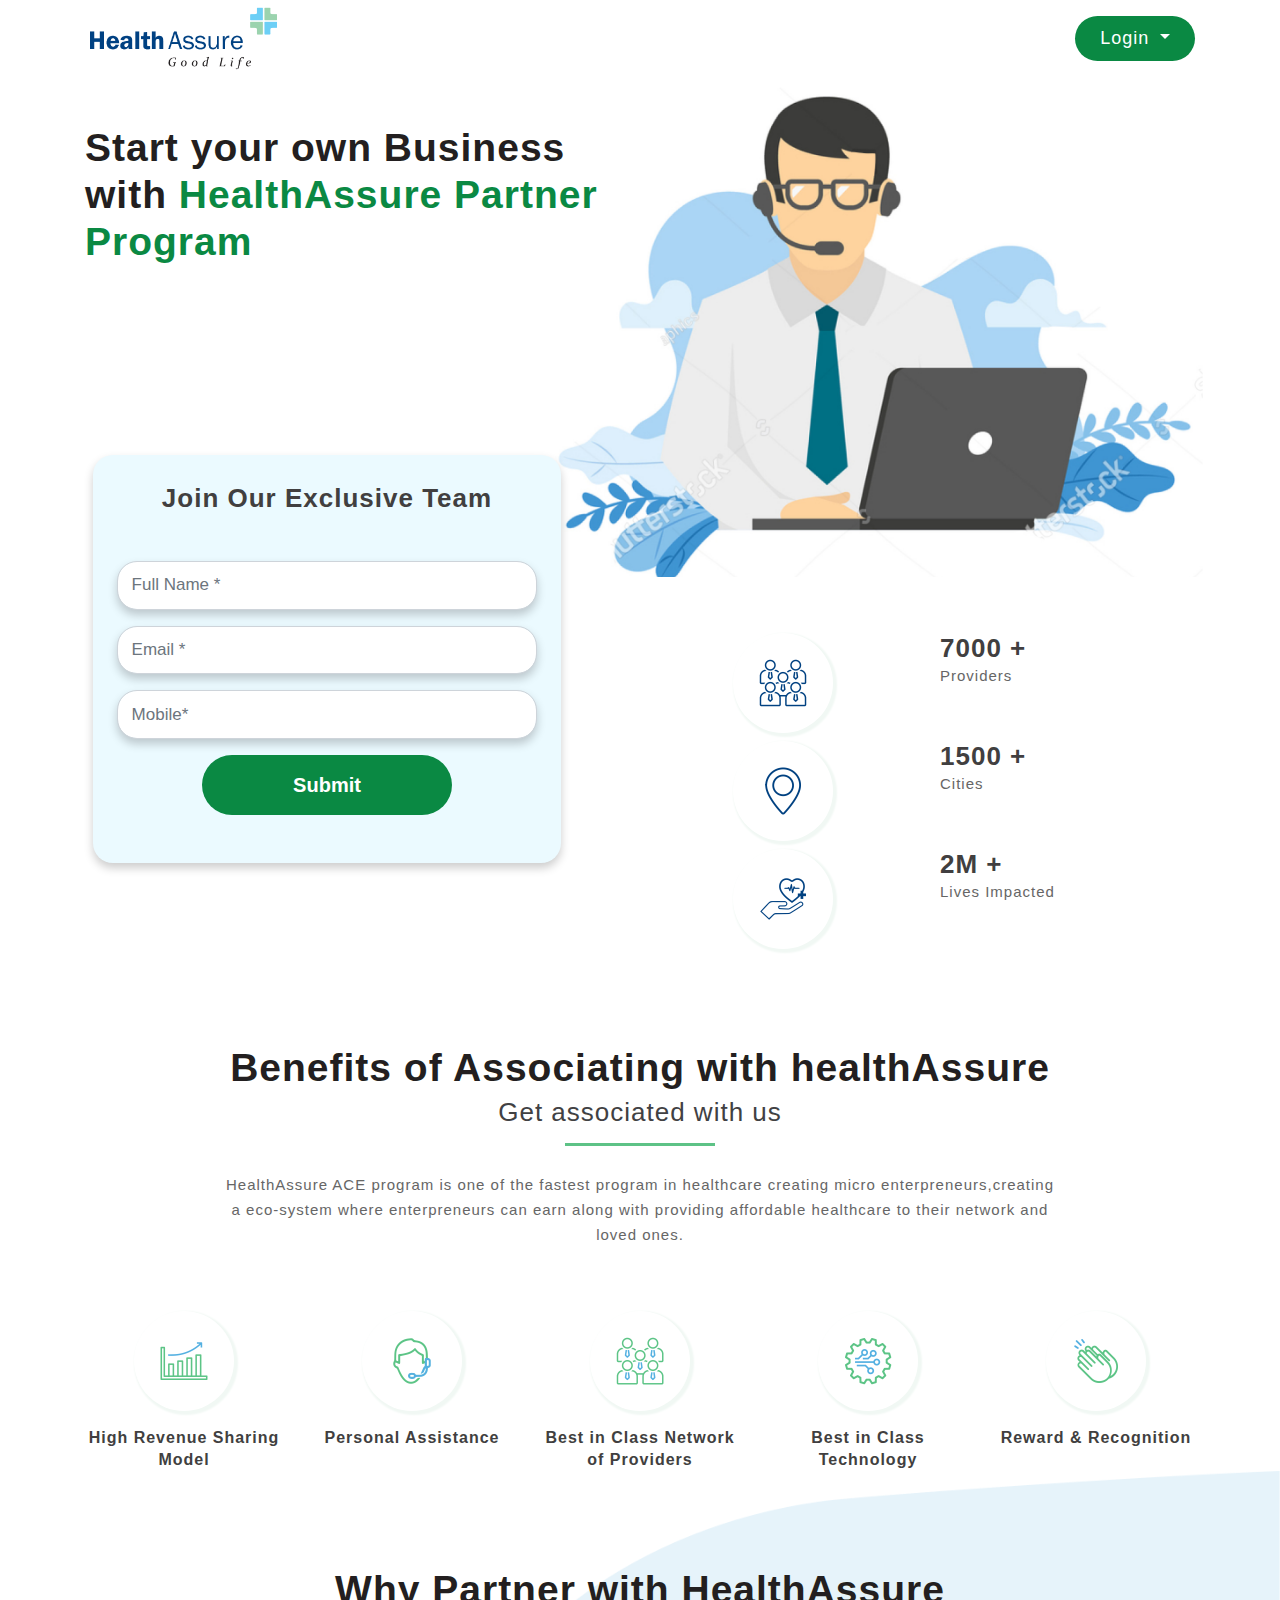
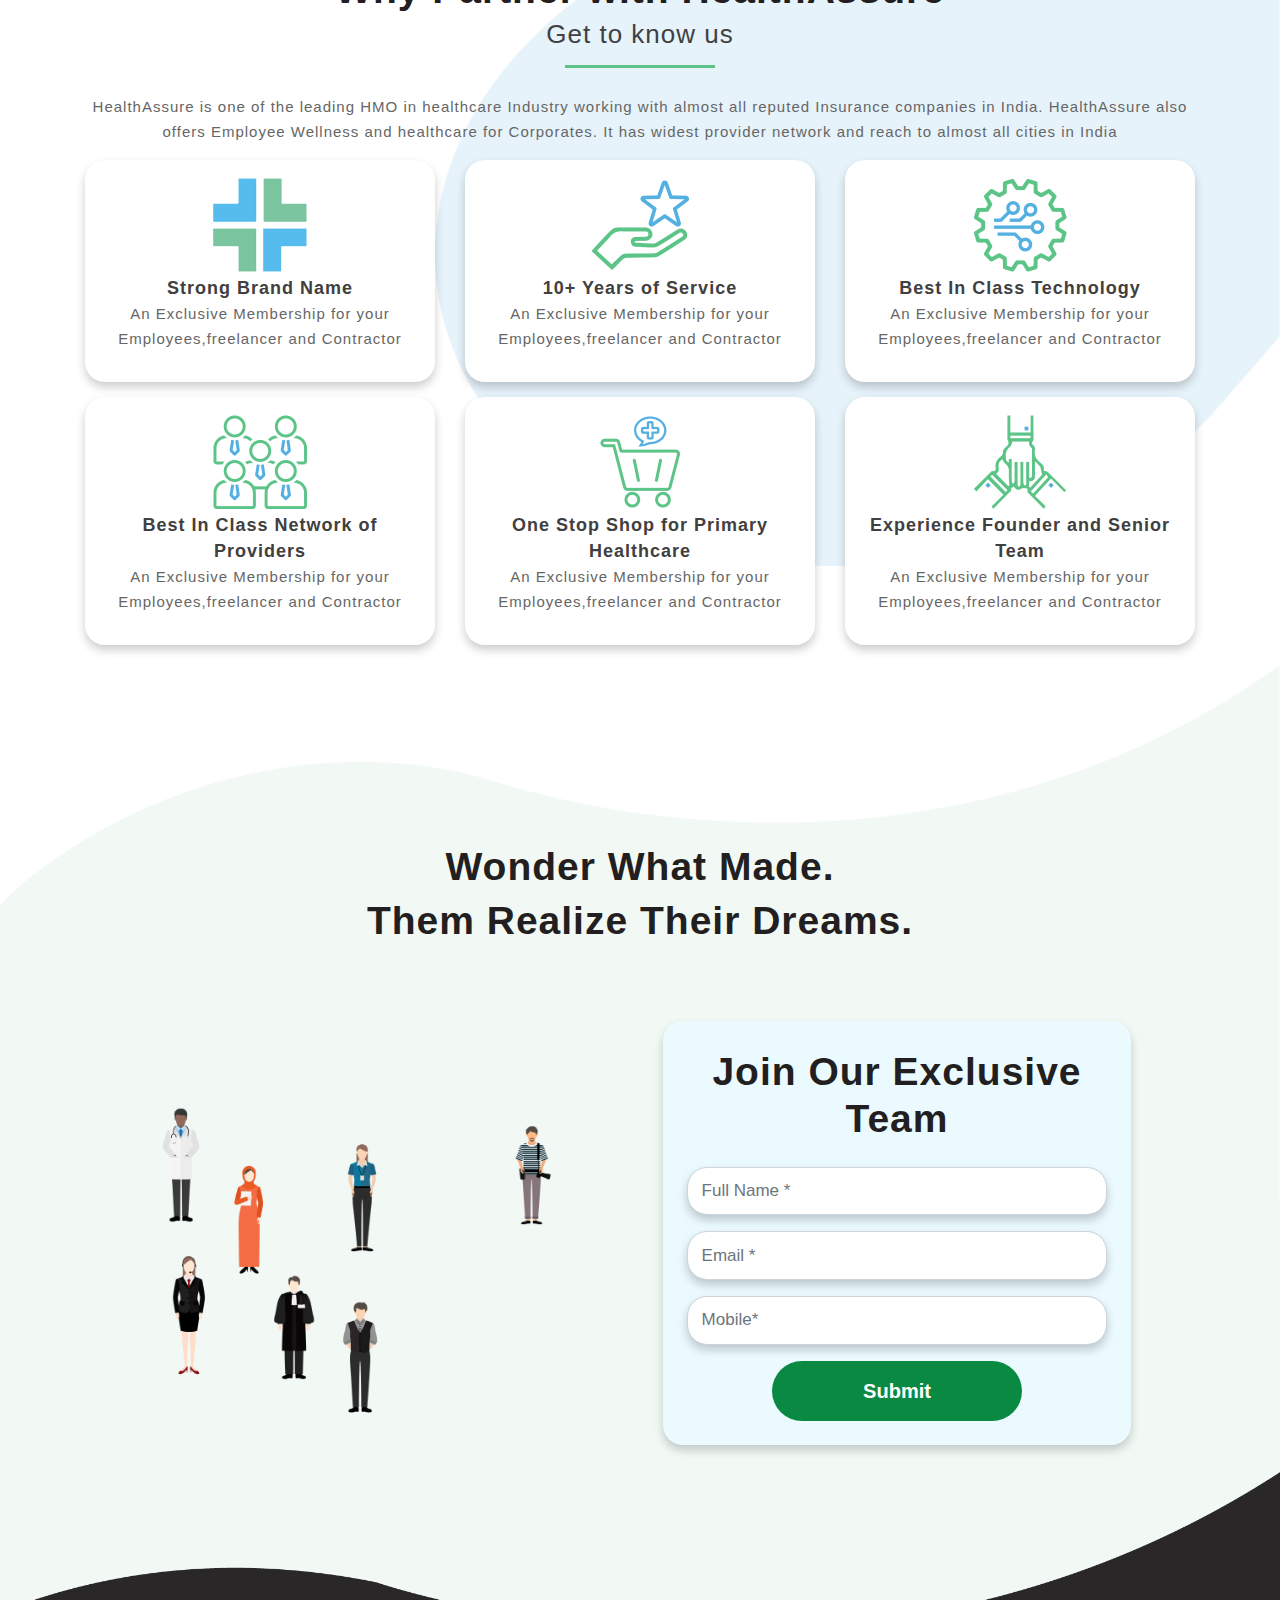
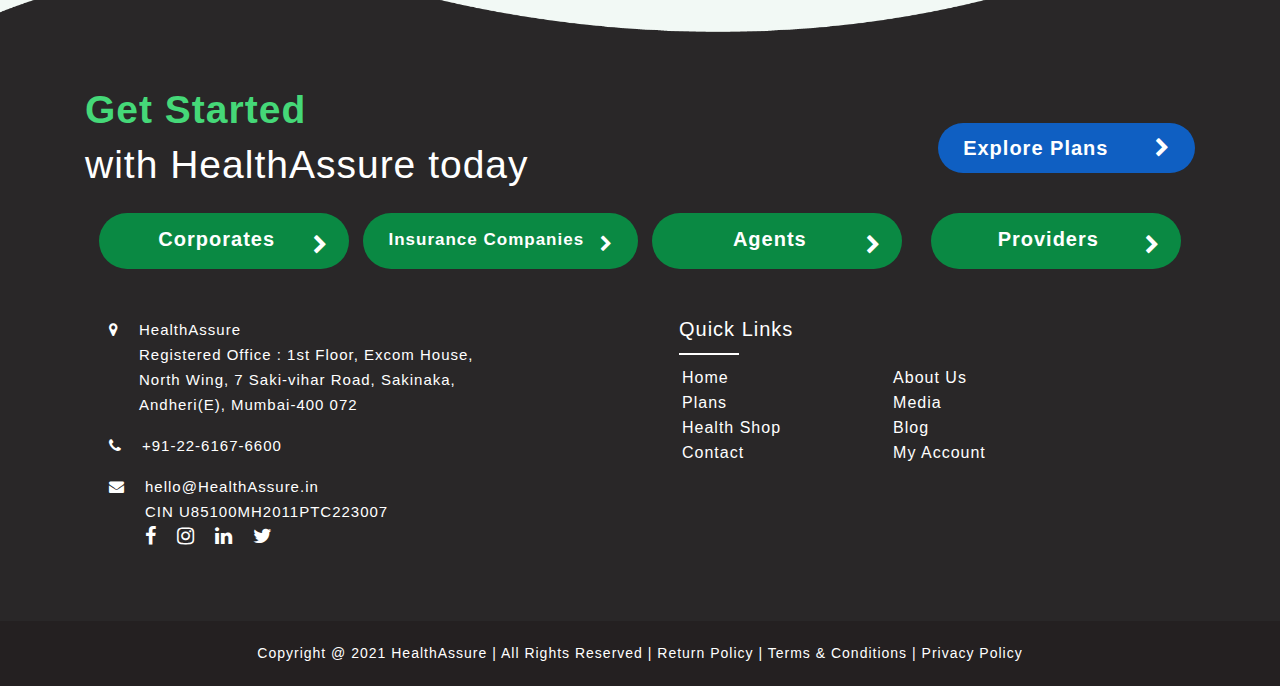
<file: agents.html>
<!doctype html>
<html lang="en">
  <head>
    <meta charset="utf-8">
    <meta name="viewport" content="width=device-width, initial-scale=1, shrink-to-fit=no">
    <meta name="description" content="">
    <meta name="author" content="">
    <meta name="generator" content="">
    <title> Health Assure | Agents </title>
    <!-- Bootstrap core CSS -->
<link rel="stylesheet" type="text/css" href="css/bootstrap.min.css">

<link rel="stylesheet" href="https://cdnjs.cloudflare.com/ajax/libs/font-awesome/4.7.0/css/font-awesome.css" integrity="sha512-5A8nwdMOWrSz20fDsjczgUidUBR8liPYU+WymTZP1lmY9G6Oc7HlZv156XqnsgNUzTyMefFTcsFH/tnJE/+xBg==" crossorigin="anonymous" referrerpolicy="no-referrer" />

    <link rel="stylesheet" href="css/slick.css">
    <link rel="stylesheet" href="css/animate.css">
    <link rel="stylesheet" href="css/jquery.wordrotator.css">
    <link rel="stylesheet" type="text/css" href="css/style.css">
        <link rel="shortcut icon" type="image/x-icon" href="images/favicon.png">

    <link href="https://cdnjs.cloudflare.com/ajax/libs/OwlCarousel2/2.3.4/assets/owl.carousel.min.css" rel="stylesheet" />
<link href="https://cdnjs.cloudflare.com/ajax/libs/OwlCarousel2/2.3.4/assets/owl.theme.default.min.css" rel="stylesheet" />


<style >
    body{
        background-color: transparent;
    }


</style>

      </head>
  <body>


<nav class="navbar navbar-expand-lg navbar-light sticky-top mob1">
    <div class="container">
        <a class="navbar-brand logo mdcenter" href="index.html"><img src="images/logo.png"> </a>
        <button class="navbar-toggler " type="button" data-toggle="collapse" data-target="#mobile_nav" aria-controls="mobile_nav" aria-expanded="false" aria-label="Toggle navigation">
         <span class="navbar-toggler-icon"></span> 
        </button>
        <div class="collapse navbar-collapse " id="mobile_nav">
        <ul class="navbar-nav mr-auto mt-2 mt-lg-0 float-md-right">
        </ul>
        <ul class="navbar-nav navbar-light">
            
            <li class="nav-item dmenu dropdown pl-5">
            <a class="nav-link dropdown-toggle btn1" href="#" id="navbarDropdown" role="button" data-toggle="dropdown" aria-haspopup="true" aria-expanded="false"> Login </a>
               
                <div class="dropdown-menu sm-menu" aria-labelledby="navbarDropdown">
                <a class="dropdown-item" href="https://www.healthassure.in/Register/MpowerLogin?mpower=mpower" target="_blank"> Insurer Login</a>
                <div class="dropdown-divider"></div>
                <a class="dropdown-item" href="https://www.healthassure.in/Register/MpowerLogin?mpower=mpower" target="_blank"> Corporate Login </a>
                     <div class="dropdown-divider"></div>
              <a class="dropdown-item" href="https://live.healthassure.in/Products" target="_blank"> HealthAssure Login </a>
                </div>
            </li>
          </ul>
        </div>
    </div>
</nav>


<nav class="navbar navbar-expand-lg navbar-light sticky-top desk1 ">
    <div class="container">
        <a class="navbar-brand logo mdcenter" href="index.html"><img src="images/logo.png"> </a>
        <button class="navbar-toggler" type="button" data-toggle="collapse" data-target="#mobile_nav" aria-controls="mobile_nav" aria-expanded="false" aria-label="Toggle navigation">
         <span class="navbar-toggler-icon"></span> 
        </button>
        <div class="collapse navbar-collapse " id="mobile_nav">
        <ul class="navbar-nav mr-auto mt-2 mt-lg-0 float-md-right">
        </ul>
        <ul class="navbar-nav navbar-light">
            
            <li class="nav-item dmenu dropdown ">
        <a class="dropdown-item" href="https://www.healthassure.in/Register/MpowerLogin?mpower=mpower" target="_blank"> Insurer Login</a>
                <div class="dropdown-divider"></div>
                <a class="dropdown-item" href="https://www.healthassure.in/Register/MpowerLogin?mpower=mpower" target="_blank"> Corporate Login </a>
                     <div class="dropdown-divider"></div>
              <a class="dropdown-item" href="https://live.healthassure.in/Products" target="_blank"> HealthAssure Login </a>
               <div class="dropdown-divider"></div>
               
            </li>
          </ul>
        </div>
    </div>
</nav>

<section class="bg-white mob agentmain" >

<div class="container  ">
        <div class="row pt-5">
            <div class="col-md-6 ">
                <h2 class="head"> Start your own Business <br> with<span class="text-green"> HealthAssure Partner Program </span></h2>
              </div>
  </div>
    </div>
</section>

<section class="bg-white desk" >
    <div class="container ">
        <div class="row pt-3">
            <div class="col-md-6 text-center">
                <h2 class="head "> Start your own Business  with <br><span class="text-green"> HealthAssure Partner Program </span></h2>
              </div>
            <div class="col-md-6">
                <img src="images/agentmainbanner.jpg" class="img-fluid">
           </div>
       </div>
    </div>
</section>



<div class="container ">
<div class="row">
<div class="col-md-6 col-sm-12">
    <form class="agentbggrey pt-4 pb-5 pl-4 pr-4 radius1 ml-2 formspace mt-5 ">
    <h2 class="head1 text-center pb-5 pt-1">Join Our Exclusive Team </h2>
     <div class="form-group">
    <input type="text" class="form-control formrds" autocomplete="off" placeholder="Full Name *" required>
  </div>

 <div class="form-group">
    <input type="email" class="form-control formrds" autocomplete="off" placeholder="Email *" required>
  </div>
   <div class="form-group">
    <input type="text" class="form-control formrds" pattern="[789][0-9]{9}" autocomplete="off" placeholder="Mobile*" required>
  </div>


<button type="submit" class="btn btn-class border-green btn-lg btn-block">Submit</button>
</form>
</div>

<div class="col-md-6 mt-5 col-sm-12 ">
    <div class="row pt-2 ">
        <div class="col">
            <div class="agent-circle">
            <img src="images/providers1.png" class="img-fluid ">
            </div>
       </div>
         <div class="col ">
            <h2 class="head1">7000 +</h2>
            <p>Providers </p>
     </div>
  </div>

    <div class="row pt-2  ">
        <div class="col">
            <div class="agent-circle">
            <img src="images/cities1.png" class="img-fluid">

        </div>
       </div>
         <div class="col ">
            <h2 class="head1">1500 +</h2>
            <p> Cities </p>
     </div>
  </div>
    <div class="row pt-2 ">
        <div class="col">
            <div class="agent-circle">
            <img src="images/lives-impacted1.png" class="img-fluid ">
        </div>
       </div>
         <div class="col ">
            <h2 class="head1">2M +</h2>
            <p> Lives Impacted </p>
           </div>
        </div>
     </div>
 </div>
</div>









<div class="container pt-7">
        <div class="row">
             <div class="col-12 text-center">
                        <h2 class="head"> Benefits of Associating with healthAssure</h2>
                        <p class="subhead"> Get associated with us</p>
                        <div class="line"></div>
    <p class="pt-3 pb-5 w-75 mx-auto" >HealthAssure  ACE program is one of the fastest program in healthcare creating micro enterpreneurs,creating a eco-system where enterpreneurs can earn along with providing affordable healthcare to their network and loved ones.</p>
                    </div>
       </div>

<div class="row ">
    <div class=" col ">
<div class="agent-circle  ">
     <img src="images/high-revenue1.png" class="img-fluid ">
  </div>
       <h2 class="head3 text-center pt-3"> High Revenue Sharing Model</h2>
</div>

 <div class="col">
<div class="agent-circle">
     <img src="images/personal-assistance1.png" class="img-fluid ">
   </div>
      <h2 class="head3 text-center pt-3"> Personal Assistance</h2>
</div>
 <div class="col">
<div class="agent-circle">
     <img src="images/bestclass.png" class="img-fluid ">
  </div>
    <h2 class="head3 text-center pt-3"> Best in Class Network of Providers</h2>
</div>
 <div class="col">
<div class="agent-circle">
     <img src="images/besttechnology.png" class="img-fluid ">
  </div>
     <h2 class="head3 text-center pt-3"> Best in Class Technology</h2>
</div>

 <div class="col ">
<div class="agent-circle">
     <img src="images/rewardrecognition1.png" class="img-fluid ">
</div>
     <h2 class="head3 text-center pt-3"> Reward & Recognition </h2>
</div>
   
</div>
 </div>


<section  style="background-image:url('images/healthcmpbg.png');background-position: right top; background-repeat: no-repeat; background-size:66%">
    <div class="container pt-7">
        <div class="row">
             <div class="col-12 text-center">
                        <h2 class="head"> Why Partner with HealthAssure </h2>
                        <p class="subhead"> Get to know us</p>
                        <div class="line"></div>
    <p class="pt-3">HealthAssure is one of the leading HMO in healthcare Industry working with almost all reputed Insurance companies in India. HealthAssure also offers Employee Wellness and healthcare for Corporates. It has widest provider network and reach to almost all cities in India </p>
                    </div>
       </div>

<div class="row">
    <div class="col-md-6 col-lg-4 text-center">
<div class="box2">
     <img src="images/strongbrandname.png" class="img-fluid ">
        <h2 class="head2">Strong Brand Name </h2>
        <p>An Exclusive Membership for your Employees,freelancer and Contractor </p>
    </div>
</div>
   <div class="col-md-6 col-lg-4 text-center">
        <div class="box2">
        <img src="images/10yearservice.png" class="img-fluid ">
        <h2 class="head2"> 10+ Years of Service </h2>
        <p>An Exclusive Membership for your Employees,freelancer and Contractor </p>
        </div>
    </div>
     <div class="col-md-6 col-lg-4 text-center">
          <div class="box2">
        <img src="images/besttechnology.png" class="img-fluid ">
        <h2 class="head2"> Best In Class Technology </h2>
        <p>An Exclusive Membership for your Employees,freelancer and Contractor </p>
        </div>
    </div>




    <div class="col-md-6 col-lg-4  text-center">
  <div class="box2">
     <img src="images/bestclass.png" class="img-fluid ">
        <h2 class="head2"> Best In Class Network of Providers </h2>
        <p>An Exclusive Membership for your Employees,freelancer and Contractor </p>
    </div>
   </div>
     <div class="col-md-6 col-lg-4  text-center">
        <div class="box2">
        <img src="images/onestopshop.png" class="img-fluid ">
        <h2 class="head2"> One Stop Shop for Primary Healthcare </h2>
        <p>An Exclusive Membership for your Employees,freelancer and Contractor </p>
        </div>
      </div>
     <div class="col-md-6 col-lg-4  text-center">
          <div class="box2">
        <img src="images/experiencedfounder.png" class="img-fluid ">
        <h2 class="head2"> Experience Founder and Senior Team </h2>
        <p>An Exclusive Membership for your Employees,freelancer and Contractor </p>
        </div>
    </div>
 </div>
</div>
    </section>

   <section class="agentbottombg ">
        <div class="container mainhead">
            <div class="row mt-3 pt-5" >
     <div class="col-md-12 pb-2">
     <h2 class="head text-center mainhead "> Wonder What Made.  </h2>
        <h2 class="head text-center"> Them Realize Their Dreams. </h2>
     </div>
</div>
<div class="row">
<div class="col-md-6 mainhead">
    <img src="images/agent1.png" class="img-fluid">
    </div>

 <div class="col-md-6  mainhead">
  <form class="bggrey3 pt-4 pb-4 pl-4 pr-4  radius1 ml-2 formspace">
    <h2 class="head text-center pb-3 pt-1">Join Our Exclusive Team</h2>
     <div class="form-group">
    <input type="text" class="form-control formrds" placeholder="Full Name *" required>
  </div>

 <div class="form-group">
    <input type="email" class="form-control formrds"  placeholder="Email *" required>
  </div>
   <div class="form-group">
    <input type="text" class="form-control formrds" pattern="[789][0-9]{9}"  placeholder="Mobile*" required>
  </div>

<button type="submit" class="btn btn-class border-green btn-lg btn-block">Submit</button>
</form>
  </div>
 
    </div>
   </div>
     </section>

   
 <section class="footeragent">
   <div class="container-fluid footer_row_one pt-3">
        <div class="row">
            <div class="container">
                <div class="row d-flex align-items-center ">
                    <div class="col-lg-8 col-md-6 col-sm-12">
                        <div class="_one">
                            <h2>Get Started</h2>
                            <h3>with HealthAssure today</h3>
                        </div>
                    </div>
                    <div class="col-lg-4 col-md-6  col-sm-12">
                        <div class="footerblue ">
                            <a href="#" class=" border-blue1">Explore Plans <i class="fa fa-chevron-right pl-88" ></i></a>
                        </div>
                    </div>
                </div>
    <div class="row mt-3 d-flex">

                    <div class="col-md-6">
                          <div class="desk1 ml-4 ">
                            <div class="mt-4 footerbtn">
                          <a href="corporate-wellness.html" target="_blank" class=" border-green1 ">Corporates <i class="fa fa-chevron-right ml-2 text-right pl-109"></i></a>
                          </div>
                          <div class="mt-4 footerbtn">
                      <a href="insurance.html" target="_blank"  class=" border-green1  ">Insurance Companies <i class="fa fa-chevron-right ml-2 pl-2 pb-2 pt-2"></i></a>
                          </div>

                           </div>
                    </div>
                    <div class="col-md-6 ">

         <div class="desk1 ml-4  ">
            <div class="mt-4 footerbtn">
                <a href="agents.html" target="_blank"  class=" border-green1 ">Agents <i class="fa fa-chevron-right ml-2  pl-148"></i></a>
            </div>
            <div class="mt-4 footerbtn">
            <a href="provider.html" target="_blank"  class=" border-green1 ">Providers <i class="fa fa-chevron-right ml-2 pt-2 pl-123 "></i></a>   
               </div>
            </div>

  </div>

  
   <div class="col-md-12 d-flex justify-space-between w-100 mob1 ">
                        <a href="corporate-wellness.html" target="_blank"  class="btn-class border-green1 ">Corporates <i class="fa fa-chevron-right  float-right pt-2"></i></a>
                        <a href="insurance.html" target="_blank"  class=" border-green1">Insurance Companies <i class="fa fa-chevron-right  pl-3 pt-2 float-right"></i></a>
                        <a href="agents.html" target="_blank"  class="btn-class border-green1 ">Agents <i class="fa fa-chevron-right   float-right pt-2"></i></a>
                        <a href="provider.html" target="_blank"  class="btn-class border-green1 ">Providers <i class="fa fa-chevron-right  pt-2 float-right"></i></a>
                    </div>
                </div>

                <div class="row mt-5">
                    <div class="col-lg-6  col-md-6 col-sm-12  pb-4">
                        <div class="addr d-flex ml-4">
                            <div class="addr-icon">
                                <i class="fa fa-map-marker"></i>
                            </div>
                            <div class="addr-content">
                                HealthAssure<br>Registered Office : 1st Floor, Excom House,<br> North Wing,  7 Saki-vihar Road, Sakinaka,<br> Andheri(E), Mumbai-400 072
                            </div>
                        </div>
                        <div class="phone d-flex mt-3 ml-4">
                            <div class="phone-icon">
                                <i class="fa fa-phone"></i>
                            </div>
                            <div class="phone-content">
                                +91-22-6167-6600
                            </div>
                        </div>
                        <div class="mail d-flex mt-3 ml-4">
                            <div class="mail-icon">
                                <i class="fa fa-envelope"></i>
                            </div>
                            <div class="mail-content">
                                <div>  hello@HealthAssure.in<br>CIN U85100MH2011PTC223007  </div>
                               
                                <div class="f_social_links">
                                    <a href="https://www.facebook.com/healthassure.india/" target="_blank"><i class="fa fa-facebook-f"></i></a>
                                    <a href="https://www.instagram.com/healthassure2011/" target="_blank"><i class="fa fa-instagram"></i></a>
                                    <a href="https://www.linkedin.com/company/healthassure?trk=top_nav_home" target="_blank"><i class="fa fa-linkedin"></i></a>
                                    <a href="https://twitter.com/healthassure1" target="_blank"><i class="fa fa-twitter"></i></a>
                                </div>
                            </div>
                        </div>
                      </div>

                     <div class="col-lg-6 col-md-6  col-sm-12 white footer-16">
                        <h5 class="ml-4 text-white">Quick Links</h5>
                        <div class="fline ml-4"> </div>
                        <div class="d-flex footer_quick_links">
                            <ul>
                                <li><a href="#">Home</a></li>
                                <li><a href="#package">Plans</a></li> 
                                <li><a href="#">Health Shop</a></li>
                                <li><a href="https://healthassure.in/Register/Contact" target="_blank">Contact</a></li>
                            </ul>
                            <ul class=" ml-3 pl-7">
                                <li><a href="https://healthassure.in/Register/AboutUs" target="_blank">About Us</a></li>
                                
                                <li><a href="#media">Media</a></li>
                                <li><a href="https://healthassure.blog/" target="_blank">Blog</a></li>
                                <li><a href="#">My Account</a></li>
                            </ul>
                        </div>
                    </div>
                </div>
              </div>
        </div>
        <div class="footer">
        <p class="text-center white f-14 mb-0 mt-5" >Copyright @ 2021 HealthAssure | All Rights Reserved | <a href="https://www.healthassure.in/products/ha/TC?P=Cancellation%20and%20Return%20Policy.pdf" target="_blank">Return Policy </a>| <a href="http://www.healthassure.in/products/ha/TC?P=TermCon.pdf" target="_blank">Terms & Conditions </a> | <a href="http://www.healthassure.in/products/ha/TC?P=PrivacyPolicy.pdf" target="_blank">Privacy Policy</a></p> 
        </div>
 </div>

</section>





<script src="https://code.jquery.com/jquery-3.5.1.slim.min.js" integrity="sha384-DfXdz2htPH0lsSSs5nCTpuj/zy4C+OGpamoFVy38MVBnE+IbbVYUew+OrCXaRkfj" crossorigin="anonymous"></script>
<script src="https://cdn.jsdelivr.net/npm/bootstrap@4.5.3/dist/js/bootstrap.bundle.min.js" integrity="sha384-ho+j7jyWK8fNQe+A12Hb8AhRq26LrZ/JpcUGGOn+Y7RsweNrtN/tE3MoK7ZeZDyx" crossorigin="anonymous"></script>
 <script src="https://code.jquery.com/jquery-2.2.0.min.js" type="text/javascript"></script>
   <script src="js/jquery.wordrotator.js"></script>
 
    <script src="js/slick.js"></script>
    <script src="js/main.js"></script>
    <script src="https://cdnjs.cloudflare.com/ajax/libs/OwlCarousel2/2.3.4/owl.carousel.min.js"></script>
  



<script >
    $(document).ready(function () {
$('.navbar-light .dmenu').hover(function () {
        $(this).find('.sm-menu').first().stop(true, true).slideDown(300);
    }, function () {
        $(this).find('.sm-menu').first().stop(true, true).slideUp(210)
    });
}); 
 
    $(document).ready(function() {
    $(".megamenu").on("click", function(e) {
        e.stopPropagation();
    });
});

</script>


  
</body>
</html>
</file>
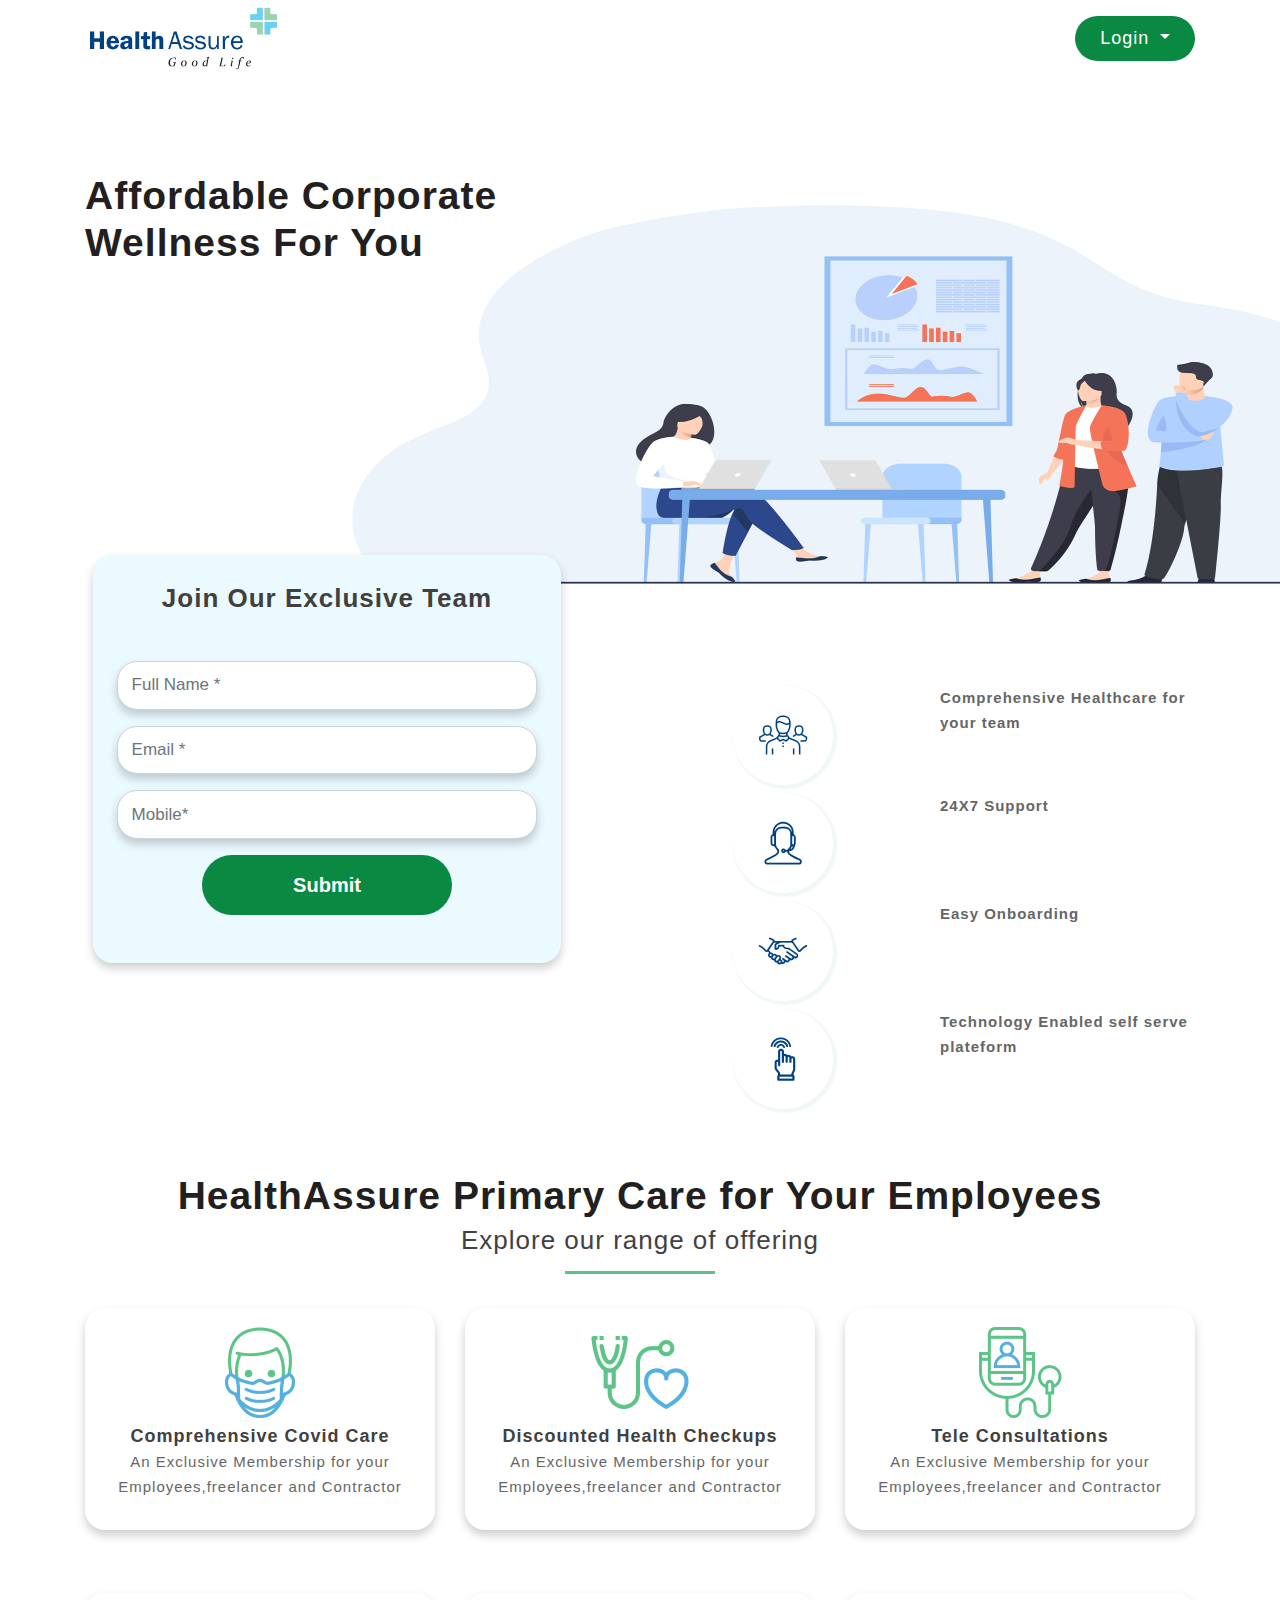
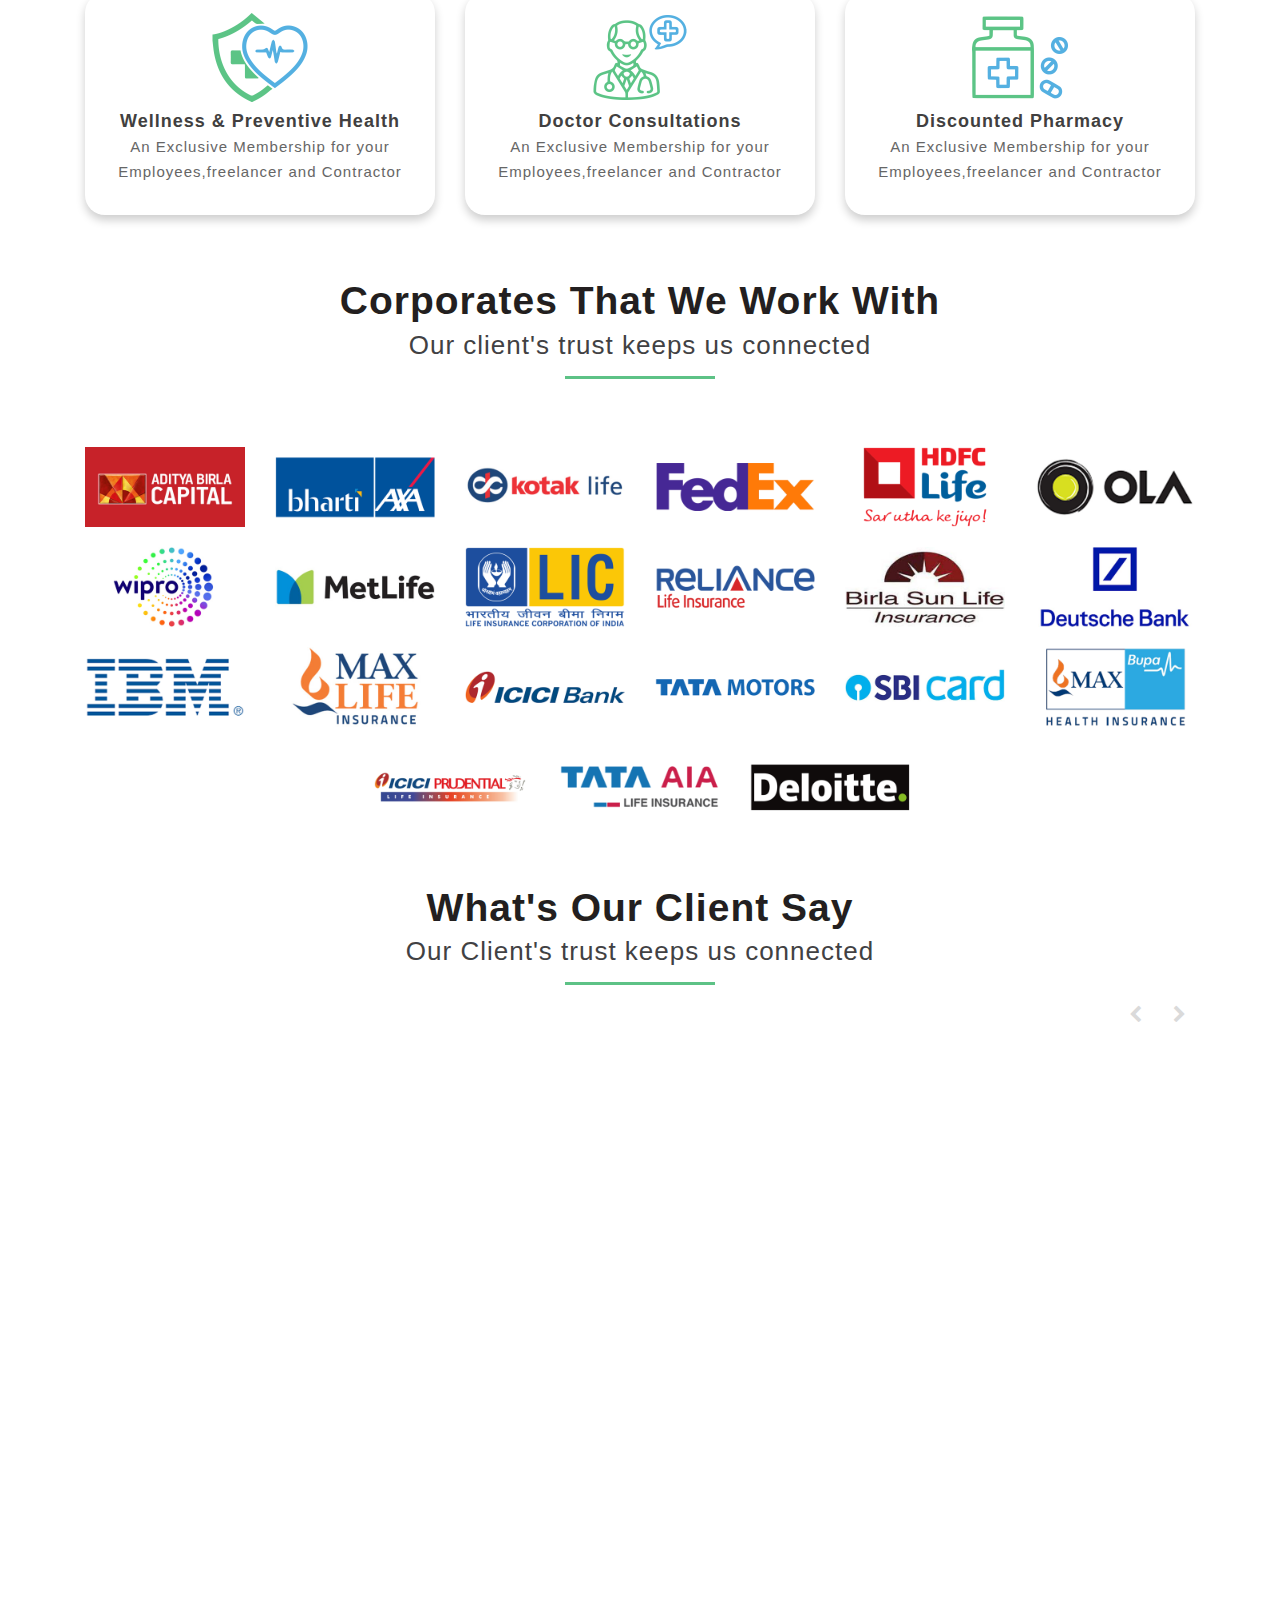
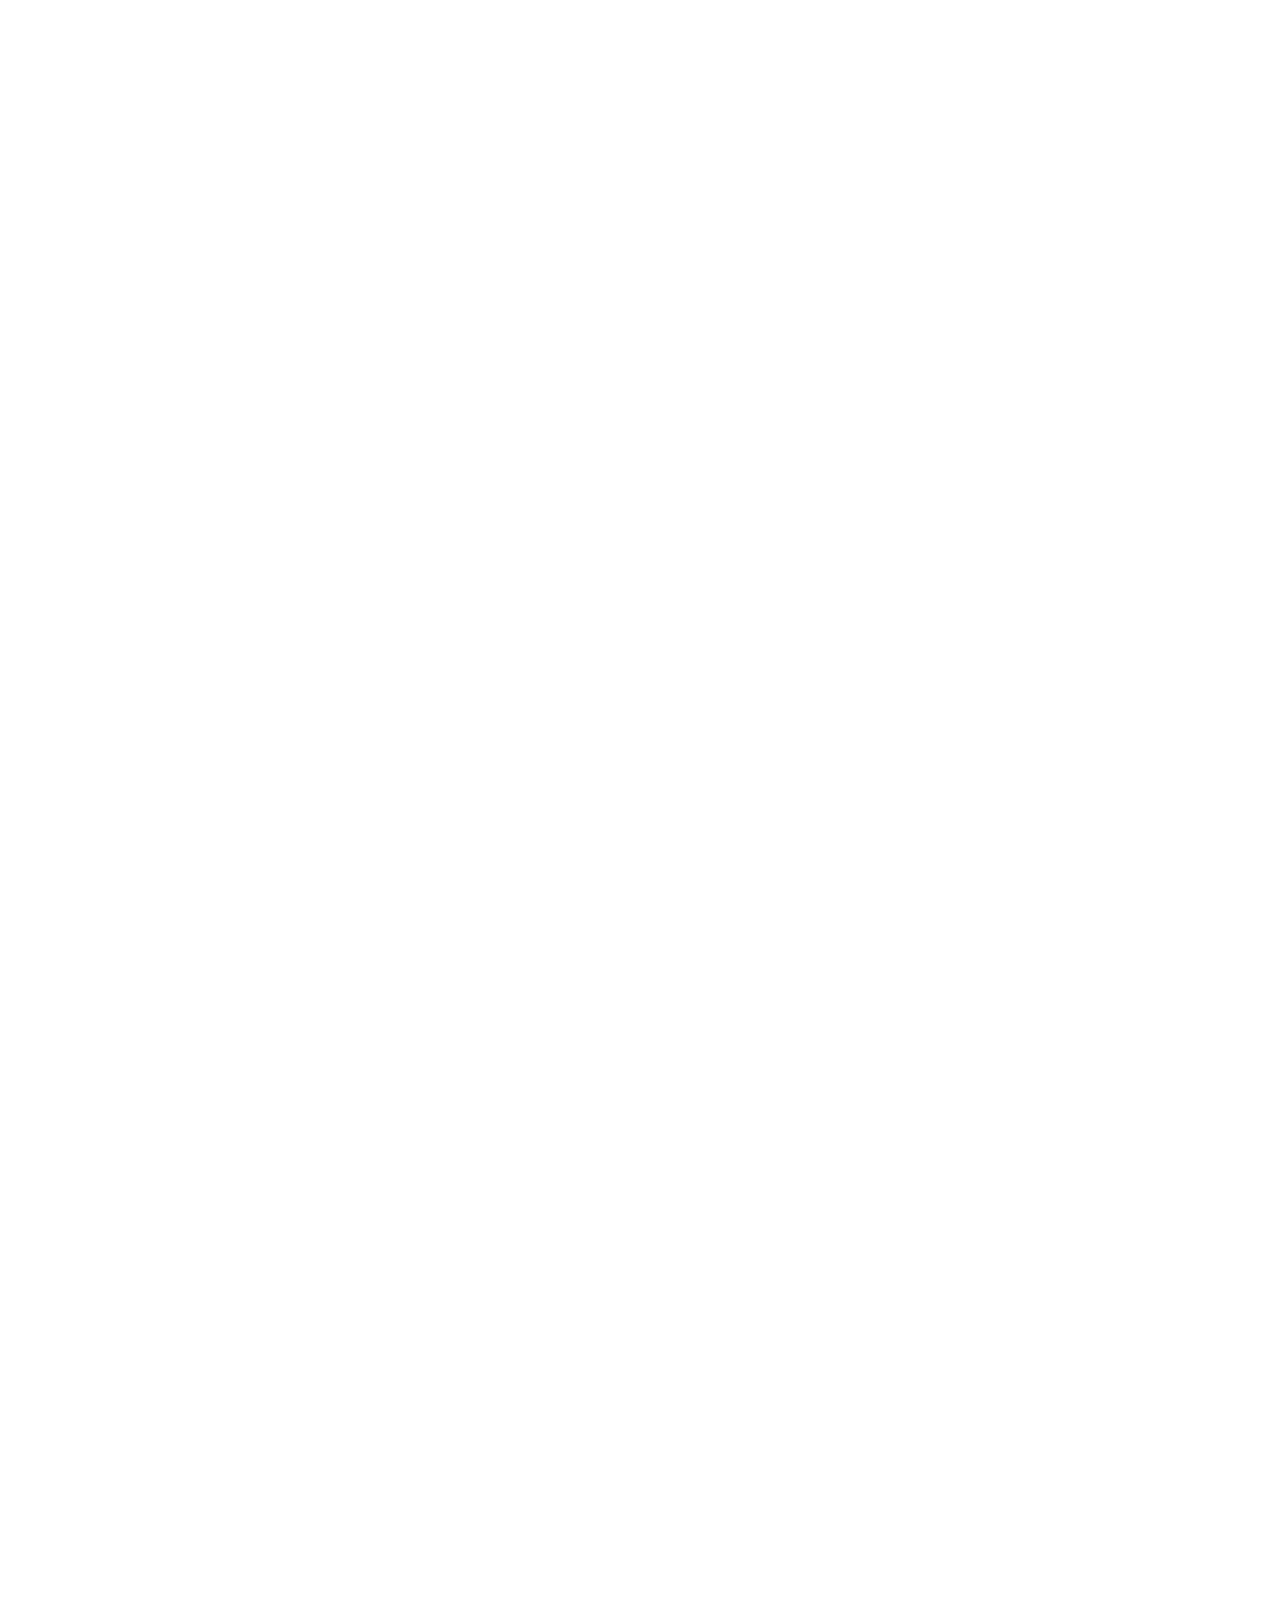
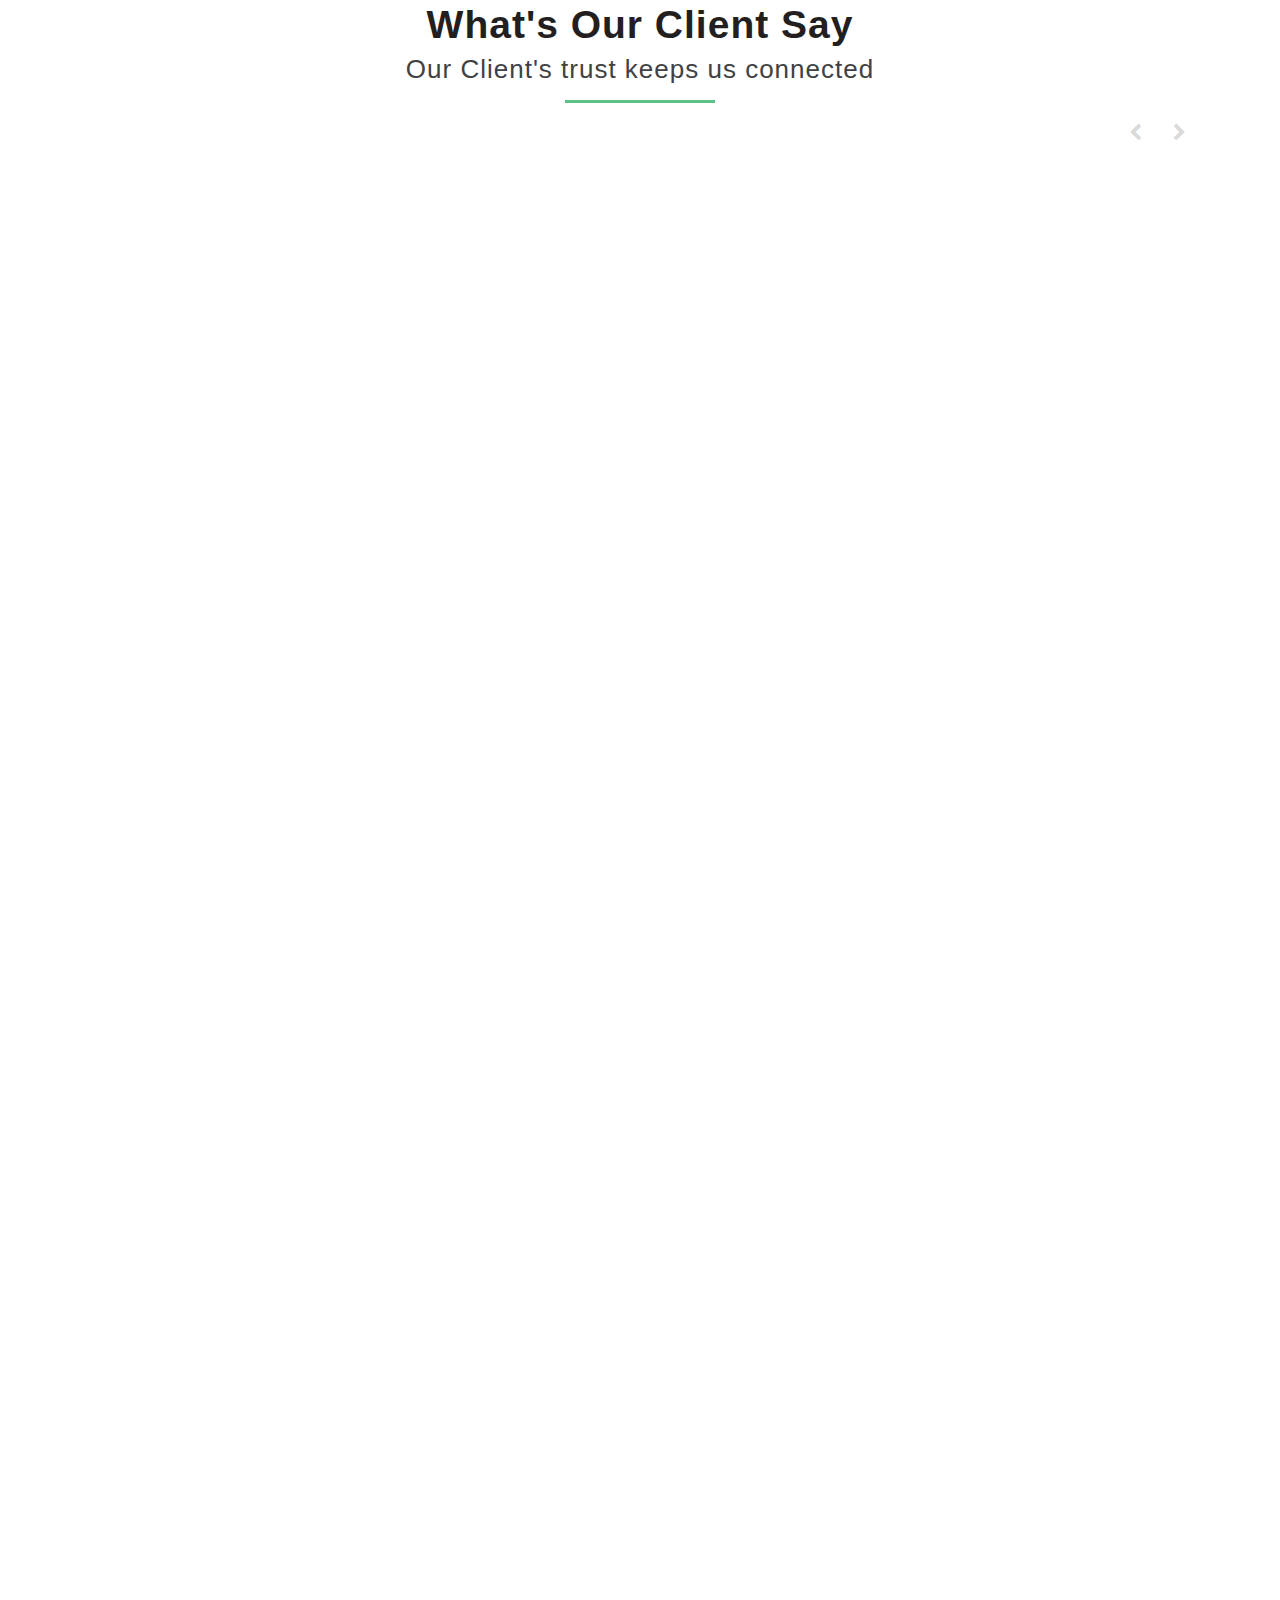
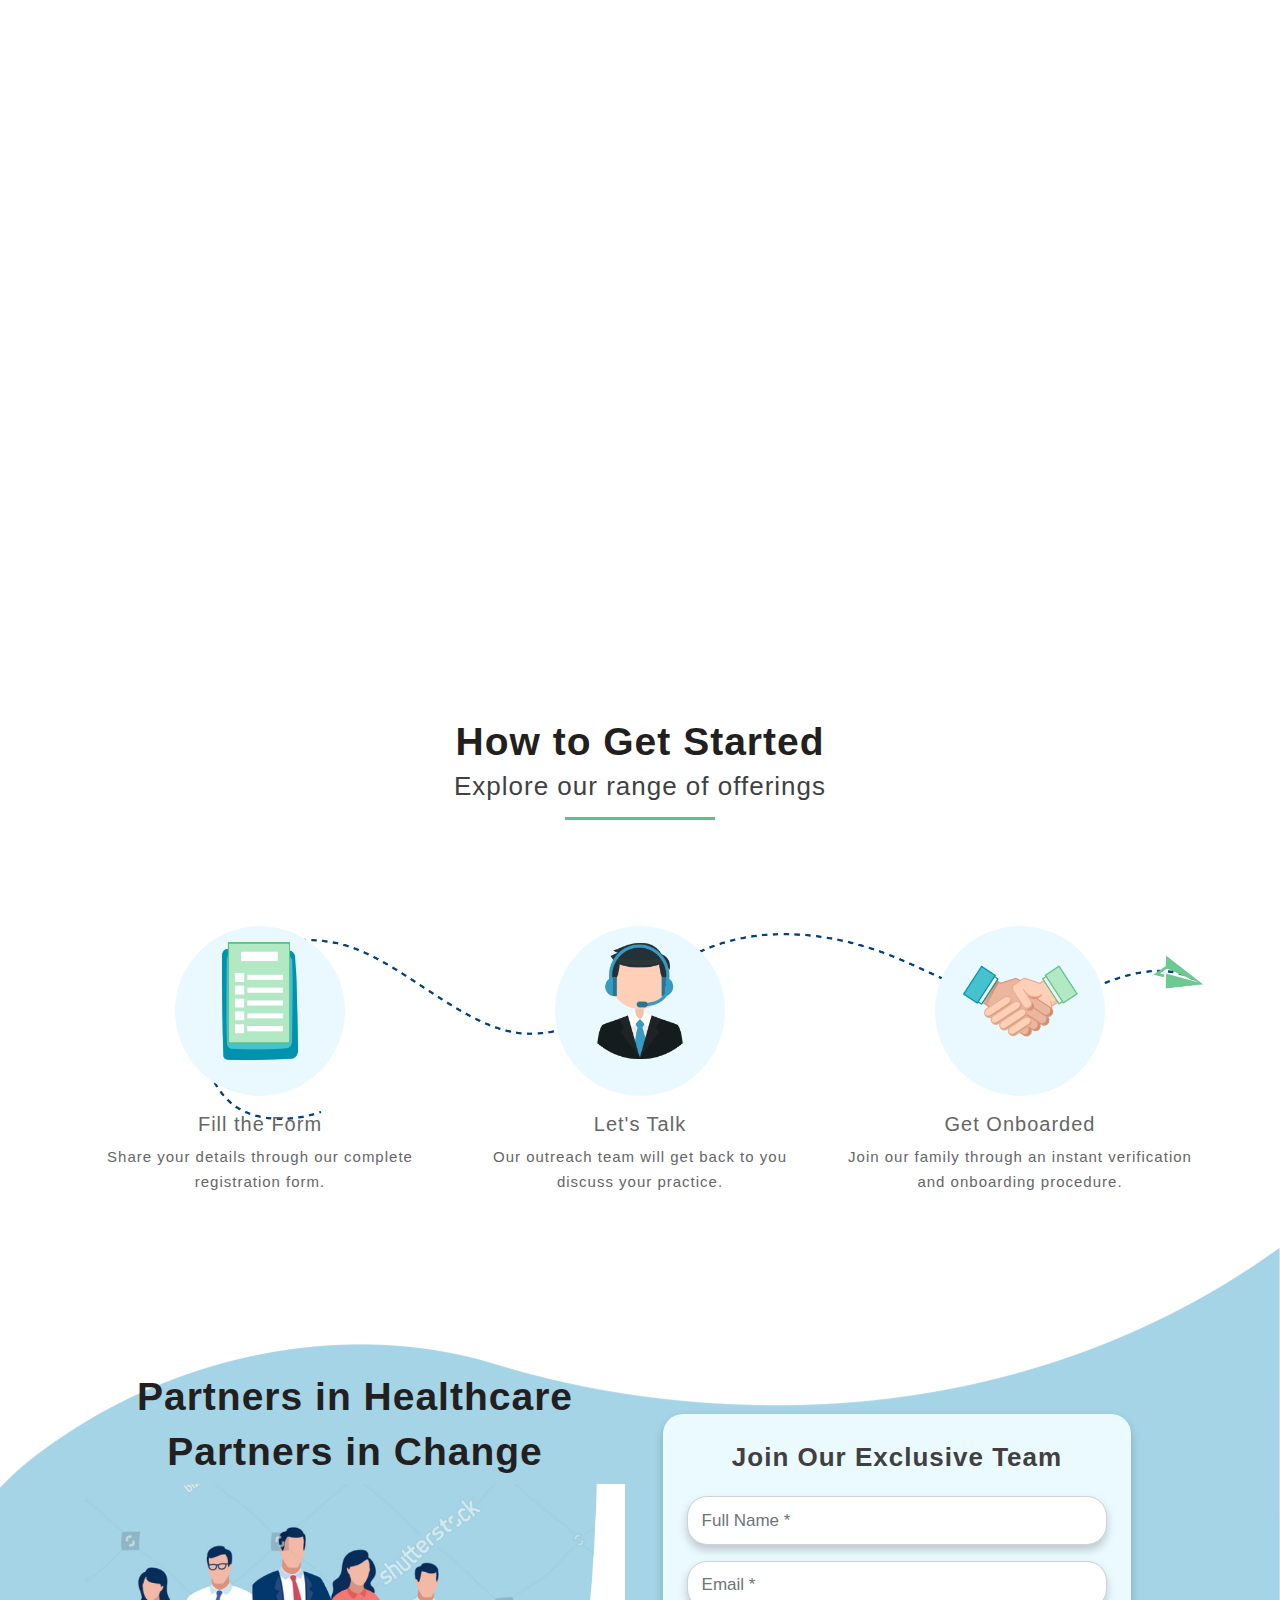
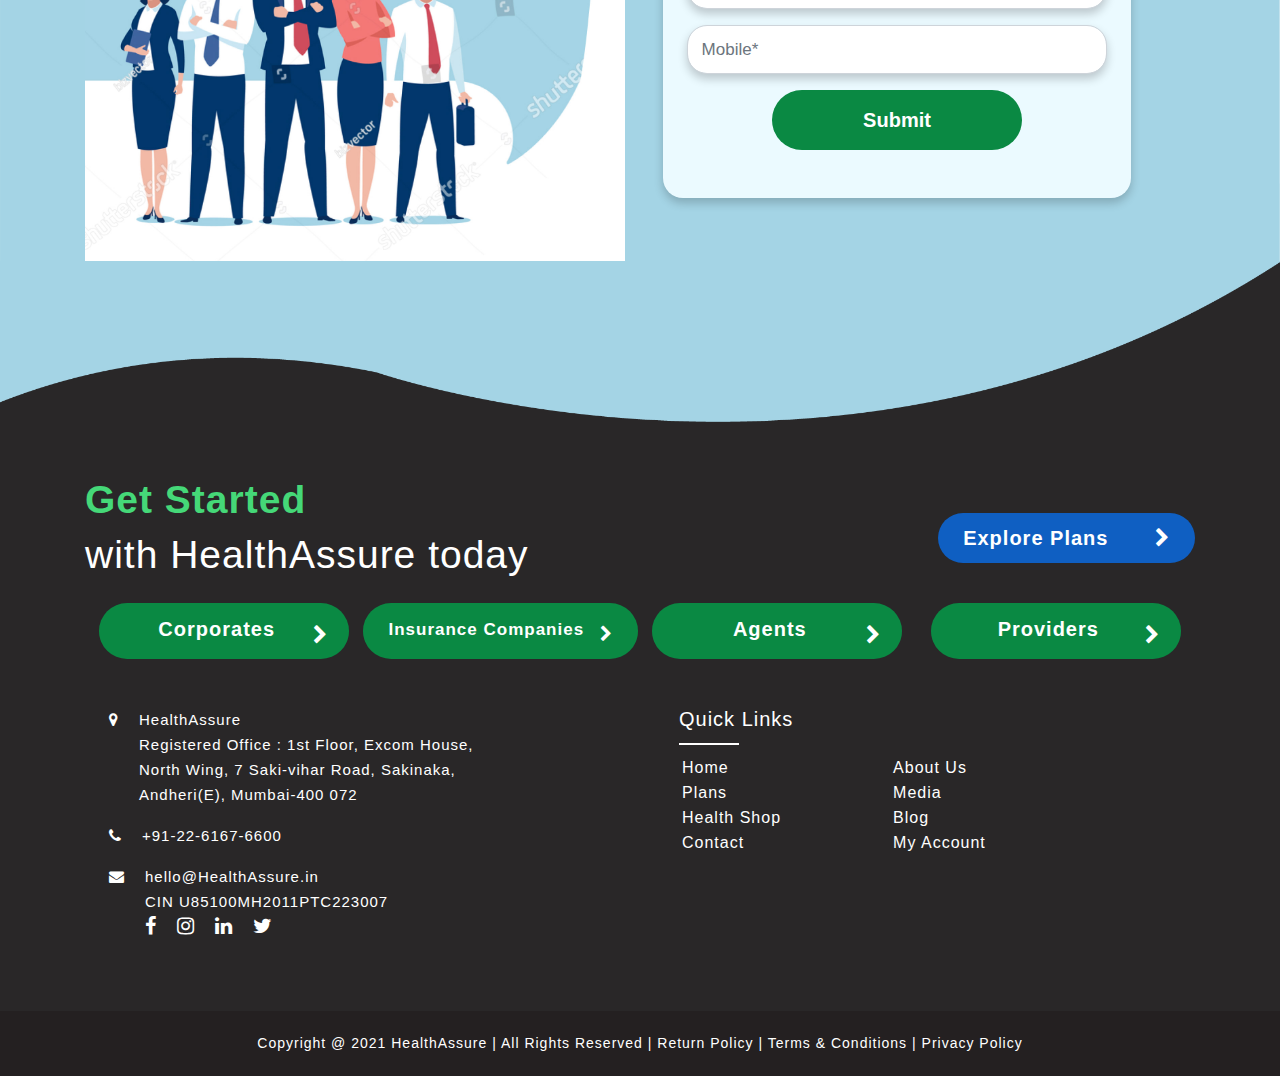
<file: corporate-wellness.html>
<!doctype html>
<html lang="en">
  <head>
    <meta charset="utf-8">
    <meta name="viewport" content="width=device-width, initial-scale=1, shrink-to-fit=no">
    <meta name="description" content="">
    <meta name="author" content="">
    <meta name="generator" content="">
    <title> Health Assure | Corporate Wellness </title>
    <!-- Bootstrap core CSS -->
<link rel="stylesheet" type="text/css" href="css/bootstrap.min.css">

<link rel="stylesheet" href="https://cdnjs.cloudflare.com/ajax/libs/font-awesome/4.7.0/css/font-awesome.css" integrity="sha512-5A8nwdMOWrSz20fDsjczgUidUBR8liPYU+WymTZP1lmY9G6Oc7HlZv156XqnsgNUzTyMefFTcsFH/tnJE/+xBg==" crossorigin="anonymous" referrerpolicy="no-referrer" />

    <link rel="stylesheet" href="css/slick.css">
    <link rel="stylesheet" href="css/animate.css">
    <link rel="stylesheet" href="css/jquery.wordrotator.css">
    <link rel="stylesheet" type="text/css" href="css/style.css">
        <link rel="shortcut icon" type="image/x-icon" href="images/favicon.png">

    <link href="https://cdnjs.cloudflare.com/ajax/libs/OwlCarousel2/2.3.4/assets/owl.carousel.min.css" rel="stylesheet" />
<link href="https://cdnjs.cloudflare.com/ajax/libs/OwlCarousel2/2.3.4/assets/owl.theme.default.min.css" rel="stylesheet" />


<style >
    body{
        background-color: transparent;
    }


</style>

      </head>
  <body>


<nav class="navbar navbar-expand-lg navbar-light sticky-top mob1">
    <div class="container">
        <a class="navbar-brand logo mdcenter" href="index.html"><img src="images/logo.png"> </a>
        <button class="navbar-toggler " type="button" data-toggle="collapse" data-target="#mobile_nav" aria-controls="mobile_nav" aria-expanded="false" aria-label="Toggle navigation">
         <span class="navbar-toggler-icon"></span> 
        </button>
        <div class="collapse navbar-collapse " id="mobile_nav">
        <ul class="navbar-nav mr-auto mt-2 mt-lg-0 float-md-right">
        </ul>
        <ul class="navbar-nav navbar-light">
            
            <li class="nav-item dmenu dropdown pl-5">
            <a class="nav-link dropdown-toggle btn1" href="#" id="navbarDropdown" role="button" data-toggle="dropdown" aria-haspopup="true" aria-expanded="false"> Login </a>
               
                <div class="dropdown-menu sm-menu" aria-labelledby="navbarDropdown">
                <a class="dropdown-item" href="https://www.healthassure.in/Register/MpowerLogin?mpower=mpower" target="_blank"> Insurer Login</a>
                <div class="dropdown-divider"></div>
                <a class="dropdown-item" href="https://www.healthassure.in/Register/MpowerLogin?mpower=mpower" target="_blank"> Corporate Login </a>
                     <div class="dropdown-divider"></div>
              <a class="dropdown-item" href="https://live.healthassure.in/Products" target="_blank"> HealthAssure Login </a>
                </div>
            </li>
          </ul>
        </div>
    </div>
</nav>


<nav class="navbar navbar-expand-lg navbar-light sticky-top desk1 ">
    <div class="container">
        <a class="navbar-brand logo mdcenter" href="index.html"><img src="images/logo.png"> </a>
        <button class="navbar-toggler" type="button" data-toggle="collapse" data-target="#mobile_nav" aria-controls="mobile_nav" aria-expanded="false" aria-label="Toggle navigation">
         <span class="navbar-toggler-icon"></span> 
        </button>
        <div class="collapse navbar-collapse " id="mobile_nav">
        <ul class="navbar-nav mr-auto mt-2 mt-lg-0 float-md-right">
        </ul>
        <ul class="navbar-nav navbar-light">
            
            <li class="nav-item dmenu dropdown ">
        <a class="dropdown-item" href="https://www.healthassure.in/Register/MpowerLogin?mpower=mpower" target="_blank"> Insurer Login</a>
                <div class="dropdown-divider"></div>
                <a class="dropdown-item" href="https://www.healthassure.in/Register/MpowerLogin?mpower=mpower" target="_blank"> Corporate Login </a>
                     <div class="dropdown-divider"></div>
              <a class="dropdown-item" href="https://live.healthassure.in/Products" target="_blank"> HealthAssure Login </a>
               <div class="dropdown-divider"></div>
               
            </li>
          </ul>
        </div>
    </div>
</nav>


<section  class="corporate-wellnessbg mob">

<div class="container  ">
        <div class="row pt-7">
            <div class="col-md-6 ">
                <h2 class="head pb-6"> Affordable Corporate  <br>Wellness For You </h2>

              </div>
       </div>
    </div>
</section>



<section class="desk" >
  <div class="container ">
        <div class="row pt-5">
            <div class="col-md-6 ">
                <h2 class="head pb-3"> Affordable Corporate  <br>Wellness For You </h2>

              </div>
         <div class="col-md-6 ">
               <img src="images/corporatemainbanner.jpg" class="img-fluid">
             </div>
       </div>
    </div>
</section>





<div class="container ">
<div class="row">
<div class="col-md-6 col-sm-12">
    <form class="agentbggrey pt-4 pb-5 pl-4 pr-4 radius1 ml-2 formspace mt-5 ">
    <h2 class="head1 text-center pb-5 pt-1">Join Our Exclusive Team </h2>
     <div class="form-group">
    <input type="text" class="form-control formrds" autocomplete="off" placeholder="Full Name *" required>
  </div>

 <div class="form-group">
    <input type="email" class="form-control formrds" autocomplete="off" placeholder="Email *" required>
  </div>
   <div class="form-group">
    <input type="text" class="form-control formrds" pattern="[789][0-9]{9}" autocomplete="off" placeholder="Mobile*" required>
  </div>
<button type="submit" class="btn btn-class border-green btn-lg btn-block">Submit</button>

</form>
</div>

<div class="col-md-6  col-sm-12 ">
    <div class="row pt-2 ">
        <div class="col">
            <div class="agent-circle">
            <img src="images/comprehensive-healthcare.png" class="img-fluid ">
            </div>
       </div>
         <div class="col">
            <p><b> Comprehensive Healthcare for your team </b> </p>
     </div>
  </div>

    <div class="row pt-2  ">
        <div class="col">
            <div class="agent-circle">
            <img src="images/24X7-support.png" class="img-fluid">

        </div>
       </div>
         <div class="col ">
           <p> <b>24X7 Support </b></p>
     </div>
  </div>
    <div class="row pt-2 ">
        <div class="col">
            <div class="agent-circle">
            <img src="images/easy-onboarding.png" class="img-fluid ">
        </div>
       </div>
         <div class="col ">
            <p><b> Easy Onboarding </b></p>
           </div>
        </div>

<div class="row pt-2 ">
        <div class="col">
            <div class="agent-circle">
            <img src="images/technology-enabled.png" class="img-fluid ">
        </div>
       </div>
         <div class="col ">
            <p ><b> Technology Enabled self serve plateform </b></p>
           </div>
        </div>


     </div>
 </div>
</div>


<!-- <div class="container">
<div class="row">
<div class="col-md-6">
</div>
<div class="col-md-6 ">
    <div class="row ">
        <div class="col-md-4  col-sm-6">
            <div class="agent-circle">
            <img src="images/comprehensive-healthcare.png" class="img-fluid ">
            </div>
       </div>
         <div class="col-md-6 col-sm-6 textlr">
            <h2 class="head2"> Comprehensive Healthcare for your team </h2>
            
     </div>
  </div>

    <div class="row pt-2">
        <div class="col-md-4 col-sm-6">
            <div class="agent-circle">
            <img src="images/24X7-support.png" class="img-fluid">

        </div>
       </div>
         <div class="col-md-6 col-sm-6 text-left">
            <h2 class="head2">24X7 Support</h2>
            
     </div>
  </div>
    <div class="row pt-2">
        <div class="col-md-4 col-sm-6">
            <div class="agent-circle">
            <img src="images/easy-onboarding.png" class="img-fluid ">
        </div>
       </div>
         <div class="col-md-6 col-sm-6 text-left">
            <h2 class="head2"> Easy Onboarding </h2>
   </div>
  </div>

  <div class="row pt-2">
        <div class="col-md-4 col-sm-6">
            <div class="agent-circle">
            <img src="images/technology-enabled.png" class="img-fluid ">
        </div>
       </div>
         <div class="col-md-6 col-sm-6 text-left">
            <h2 class="head2"> Technology Enabled self serve plateform </h2>
   </div>
  </div>
</div>
</div>
</div> -->






<section >
    <div class="container pt-5">
        <div class="row">
             <div class="col-12 text-center">
                        <h2 class="head pt-3"> HealthAssure Primary Care for Your Employees </h2>
                        <p class="subhead"> Explore our range of offering </p>
                        <div class="line"></div>
                  </div>
               </div>

<div class="row pt-4">
    <div class="col-md-4 text-center">
<div class="box2">
     <img src="images/comprehensive-covid-care.png" class="img-fluid ">
        <h2 class="head2">Comprehensive Covid Care </h2>
        <p>An Exclusive Membership for your Employees,freelancer and Contractor </p>
    </div>
</div>
   
    <div class="col-md-4 text-center">
        <div class="box2">
        <img src="images/discounted-health-checkups.png" class="img-fluid ">
        <h2 class="head2"> Discounted Health Checkups </h2>
        <p>An Exclusive Membership for your Employees,freelancer and Contractor </p>
        </div>
    </div>
     <div class="col-md-4 text-center">
          <div class="box2">
        <img src="images/tele-consultations1.png" class="img-fluid ">
        <h2 class="head2"> Tele Consultations </h2>
        <p>An Exclusive Membership for your Employees,freelancer and Contractor </p>
        </div>
    </div>

    
</div>


<div class="row pt-5">
    <div class="col-md-4 text-center">
  <div class="box2">
     <img src="images/wellness-preventive-health.png" class="img-fluid ">
        <h2 class="head2"> Wellness & Preventive Health </h2>
        <p>An Exclusive Membership for your Employees,freelancer and Contractor </p>
    </div>
   </div>
     <div class="col-md-4 text-center">
        <div class="box2">
        <img src="images/doctor-consultations.png" class="img-fluid ">
        <h2 class="head2"> Doctor Consultations </h2>
        <p>An Exclusive Membership for your Employees,freelancer and Contractor </p>
        </div>
      </div>
     <div class="col-md-4 text-center">
          <div class="box2">
        <img src="images/discounted-pharmacy.png" class="img-fluid ">
        <h2 class="head2"> Discounted Pharmacy </h2>
        <p>An Exclusive Membership for your Employees,freelancer and Contractor </p>
        </div>
    </div>
</div>

</div>
    </section>




<div class="container">
     <div class="row mainhead pt-5">
            <div class="col-12 text-center">
                <h2 class="head">Corporates That We Work With</h2>
                <p class="subhead">Our client's trust keeps us connected</p>
                <div class="line"></div>
            </div>
        </div>

<div class="row pt-5 mob1">
    <div class="col-xl-2  col-lg-2 col-md-3 col-sm-6">
        <img src="corporate/aditya-birla.png" class="img-fluid corporate">
   </div>
     <div class="col-xl-2 col-lg-2 col-md-3 col-sm-6">
        <img src="corporate/bharti-axa.png" class="img-fluid corporate">
   </div>
     <div class="col-xl-2 col-lg-2 col-md-3 col-sm-6">
        <img src="corporate/kotak-life.jpg" class="img-fluid corporate">
   </div>
     <div class="col-xl-2 col-lg-2 col-md-3 col-sm-6">
        <img src="corporate/fedex.png" class="img-fluid corporate">
   </div>
     <div class=" col-xl-2 col-lg-2 col-md-3 col-sm-6">
        <img src="corporate/hdfc-life.png" class="img-fluid corporate">
   </div>
     <div class="col-xl-2 col-lg-2 col-md-3 col-sm-6">
        <img src="corporate/ola.jpg" class="img-fluid corporate">
   </div>
    
     <div class="col-xl-2 col-lg-2 col-md-3 col-sm-6">
        <img src="corporate/wipro.jpg" class="img-fluid corporate">
   </div>
     <div class="col-xl-2 col-lg-2 col-md-3 col-sm-6">
        <img src="corporate/met-life.jpg" class="img-fluid corporate">
   </div>
     <div class="col-xl-2 col-lg-2 col-md-3 col-sm-6">
        <img src="corporate/lic.png" class="img-fluid corporate">
   </div>
     <div class="col-xl-2 col-lg-2 col-md-3 col-sm-6">
        <img src="corporate/reliance-life.png" class="img-fluid corporate">
   </div>
     <div class="col-xl-2 col-lg-2 col-md-3 col-sm-6">
        <img src="corporate/birla-sun-life.jpg" class="img-fluid corporate">
   </div>
     <div class="col-xl-2 col-lg-2 col-md-3 col-sm-6">
        <img src="corporate/deutsche-bank.jpg" class="img-fluid corporate">
   </div>
<div class="col-xl-2 col-lg-2 col-md-3 col-sm-6">
        <img src="corporate/ibm.png" class="img-fluid corporate">
   </div>
     <div class="col-xl-2 col-lg-2 col-md-3 col-sm-6">
        <img src="corporate/max-life.jpg" class="img-fluid corporate">
   </div>
     <div class="col-xl-2 col-lg-2 col-md-3 col-sm-6">
        <img src="corporate/icici-bank.png" class="img-fluid corporate">
   </div>
     <div class="col-xl-2 col-lg-2 col-md-3 col-sm-6">
        <img src="corporate/tata-motors.png" class="img-fluid corporate">
   </div>
     <div class="col-xl-2 col-lg-2 col-md-3 col-sm-6">
        <img src="corporate/sbi-card.jpg" class="img-fluid corporate">
   </div>
     <div class="col-xl-2 col-lg-2 col-md-3 col-sm-6">
        <img src="corporate/max-bupa.png" class="img-fluid corporate">
   </div>
</div>

<div class="row d-flex justify-content-center mob1">
   <div class="col-xl-2 col-lg-2 col-md-3 col-sm-6  ">
        <img src="corporate/icici-prudental.png" class="img-fluid corporate">
   </div>
 <div class="col-xl-2 col-lg-2 col-md-3 col-sm-6 ">
        <img src="corporate/tata-aia.png" class="img-fluid corporate">
   </div>
   <div class="col-xl-2 col-lg-2 col-md-3 col-sm-6 ">
        <img src="corporate/deloitte.png" class="img-fluid corporate">
   </div>
 
</div>

 <div class="row flex-cr-gap desk1 pt-5">
                <div class="col-md-12">
                    <div id="corporateslider" class="owl-carousel">
                        <div class="post-slide2">
   <div class="col-xl-2  col-lg-2 col-md-12 col-sm-6">
        <img src="corporate/aditya-birla.png" class="img-fluid corporate">
   </div>
         </div>
            <div class="post-slide2">
<div class="col-xl-2 col-lg-2 col-md-12 col-sm-6">
        <img src="corporate/bharti-axa.png" class="img-fluid corporate">
   </div>
 </div>
                        
                        <div class="post-slide2">
<div class="col-xl-2 col-lg-2 col-md-12 col-sm-6">
        <img src="corporate/kotak-life.jpg" class="img-fluid corporate">
   </div>
 </div>

               <div class="post-slide2">
<div class="col-xl-2 col-lg-2 col-md-12 col-sm-6">
        <img src="corporate/fedex.png" class="img-fluid corporate">
   </div>
 </div>
                           <div class="post-slide2">
<div class=" col-xl-2 col-lg-2 col-md-12 col-sm-6">
        <img src="corporate/hdfc-life.png" class="img-fluid corporate">
   </div>
</div>
                           <div class="post-slide2">
<div class="col-xl-2 col-lg-2 col-md-12 col-sm-6">
        <img src="corporate/ola.jpg" class="img-fluid corporate">
   </div>
 </div>
                           <div class="post-slide2">
<div class="col-xl-2 col-lg-2 col-md-12 col-sm-6">
        <img src="corporate/wipro.jpg" class="img-fluid corporate">
   </div>
</div>
                           <div class="post-slide2">
 <div class="col-xl-2 col-lg-2 col-md-12 col-sm-6">
        <img src="corporate/met-life.jpg" class="img-fluid corporate">
   </div>
                      </div>
                           <div class="post-slide2">
<div class="col-xl-2 col-lg-2 col-md-12 col-sm-6">
        <img src="corporate/lic.png" class="img-fluid corporate">
   </div>
</div>
                           <div class="post-slide2">
<div class="col-xl-2 col-lg-2 col-md-12 col-sm-6">
        <img src="corporate/reliance-life.png" class="img-fluid corporate">
   </div>
 </div>

                           <div class="post-slide2">
 <div class="col-xl-2 col-lg-2 col-md-12 col-sm-6">
        <img src="corporate/birla-sun-life.jpg" class="img-fluid corporate">
   </div>
</div>
<div class="post-slide2">
 <div class="col-xl-2 col-lg-2 col-md-12 col-sm-6">
        <img src="corporate/deutsche-bank.jpg" class="img-fluid corporate">
   </div>
 </div>
<div class="post-slide2">
<div class="col-xl-2 col-lg-2 col-md-12 col-sm-6">
        <img src="corporate/ibm.png" class="img-fluid corporate">
   </div>
 </div>

 <div class="post-slide2">

 <div class="col-xl-2 col-lg-2 col-md-12 col-sm-6">
        <img src="corporate/max-life.jpg" class="img-fluid corporate">
   </div>
 </div>

                            <div class="post-slide2">
 <div class="col-xl-2 col-lg-2 col-md-12 col-sm-6">
        <img src="corporate/icici-bank.png" class="img-fluid corporate">
   </div>
</div>

                            <div class="post-slide2">
<div class="col-xl-2 col-lg-2 col-md-12 col-sm-6">
        <img src="corporate/tata-motors.png" class="img-fluid corporate">
   </div>
</div>

                            <div class="post-slide2">
<div class="col-xl-2 col-lg-2 col-md-12 col-sm-6">
        <img src="corporate/sbi-card.jpg" class="img-fluid corporate">
   </div>
</div>


                            <div class="post-slide2">
<div class="col-xl-2 col-lg-2 col-md-12 col-sm-6">
        <img src="corporate/max-bupa.png" class="img-fluid corporate">
   </div>
 </div>
 <div class="post-slide2">

 <div class="col-xl-2 col-lg-2 col-md-12 col-sm-6 ">
        <img src="corporate/icici-prudental.png" class="img-fluid corporate">
   </div>
</div>

 <div class="post-slide2">
 <div class="col-xl-2 col-lg-2 col-md-12 col-sm-6 ">
        <img src="corporate/tata-aia.png" class="img-fluid corporate">
   </div>
</div>

                            <div class="post-slide2">
<div class="col-xl-2 col-lg-2 col-md-12 col-sm-6 ">
        <img src="corporate/deloitte.png" class="img-fluid corporate">
   </div>
</div>
  </div>
                </div>
            </div>


    
</div>







<section class="bg-white"> 
<div class="container pt-5 pb-4">
    <div class="row">
        <div class="col-12 text-center">
                        <h2 class="head"> What's Our Client Say </h2>
                        <p class="subhead"> Our Client's trust keeps us connected </p>
                        <div class="line"></div>
     </div>
    </div>
  
        <div class="row pt-5 mb-5">
            <div class="col">
              
                    <div class="bbb_viewed_title_container">
                     
                        <div class="bbb_viewed_nav_container mr-2">
                        <div class="bbb_viewed_nav bbb_viewed_prev"><i class="fa fa-chevron-left"></i></div>
                            <div class="bbb_viewed_nav bbb_viewed_next"><i class="fa fa-chevron-right"></i></div>
                        </div>
                    </div>
                    <div class="bbb_viewed_slider_container">
                        <div class="owl-carousel owl-theme bbb_viewed_slider">
                            <div class="owl-item">
                                <div class="box3 d-flex flex-column  justify-content-center ">
                                      <h6>Melissa William</h6>
                                        <h6>SRL Diagnostics </h6>
                                        <h6> Humon Resource </h6>
                                        <p> HealthAssure team really knows how to make you feel at home.their healthcare plan is super-convenient with the monthly payment option.They also give great personal touches with frequent touches with frequent customer engagement and more!.</p>
                                  </div>
                            </div>


                            <div class="owl-item">
                                <div class="box3 d-flex flex-column  justify-content-center ">
                                      <h6>Melissa William</h6>
                                        <h6>SRL Diagnostics </h6>
                                        <h6> Humon Resource </h6>
                                        <p> HealthAssure team really knows how to make you feel at home.their healthcare plan is super-convenient with the monthly payment option.They also give great personal touches with frequent touches with frequent customer engagement and more!.</p>
                                  </div>
                            </div>


                            <div class="owl-item">
                                <div class="box3 d-flex flex-column  justify-content-center ">
                                      <h6>Melissa William</h6>
                                        <h6>SRL Diagnostics </h6>
                                        <h6> Humon Resource </h6>
                                        <p> HealthAssure team really knows how to make you feel at home.their healthcare plan is super-convenient with the monthly payment option.They also give great personal touches with frequent touches with frequent customer engagement and more!.</p>
                                  </div>
                            </div>


                            <div class="owl-item">
                                <div class="box3 d-flex flex-column justify-content-center ">
                                      <h6>Melissa William</h6>
                                        <h6>SRL Diagnostics </h6>
                                        <h6> Humon Resource </h6>
                                        <p> HealthAssure team really knows how to make you feel at home.their healthcare plan is super-convenient with the monthly payment option.They also give great personal touches with frequent touches with frequent customer engagement and more!.</p>
                                  </div>
                            </div>


                            <div class="owl-item">
                            <div class="box3 d-flex flex-column  justify-content-center ">
                                      <h6>Melissa William</h6>
                                        <h6>SRL Diagnostics </h6>
                                        <h6> Humon Resource </h6>
                                        <p> HealthAssure team really knows how to make you feel at home.their healthcare plan is super-convenient with the monthly payment option.They also give great personal touches with frequent touches with frequent customer engagement and more!.</p>
                                  </div>
                            </div>


                            <div class="owl-item">
                            <div class="box3 d-flex flex-column  justify-content-center ">
                                      <h6>Melissa William</h6>
                                        <h6>SRL Diagnostics </h6>
                                        <h6> Humon Resource </h6>
                                        <p> HealthAssure team really knows how to make you feel at home.their healthcare plan is super-convenient with the monthly payment option.They also give great personal touches with frequent touches with frequent customer engagement and more!.</p>
                                  </div>
                            </div>


                        <div class="owl-item">
                            <div class="box3 d-flex flex-column justify-content-center ">
                                      <h6>Melissa William</h6>
                                        <h6>SRL Diagnostics </h6>
                                        <h6> Humon Resource </h6>
                                        <p> HealthAssure team really knows how to make you feel at home.their healthcare plan is super-convenient with the monthly payment option.They also give great personal touches with frequent touches with frequent customer engagement and more!.</p>
                                  </div>
                            </div>

                            <div class="owl-item">
                            <div class="box3 d-flex flex-column  justify-content-center ">
                                      <h6>Melissa William</h6>
                                        <h6>SRL Diagnostics </h6>
                                        <h6> Humon Resource </h6>
                                        <p> HealthAssure team really knows how to make you feel at home.their healthcare plan is super-convenient with the monthly payment option.They also give great personal touches with frequent touches with frequent customer engagement and more!.</p>
                                  </div>
                            </div>


                            <div class="owl-item">
                                <div class="box3 d-flex flex-column  justify-content-center">
                                      <h6>Melissa William</h6>
                                        <h6>SRL Diagnostics </h6>
                                        <h6> Humon Resource </h6>
                                        <p> HealthAssure team really knows how to make you feel at home.their healthcare plan is super-convenient with the monthly payment option.They also give great personal touches with frequent touches with frequent customer engagement and more!.</p>
                                  </div>
                            </div>


                        <div class="owl-item">
                            <div class="box3 d-flex flex-column  justify-content-center ">
                                      <h6>Melissa William</h6>
                                        <h6>SRL Diagnostics </h6>
                                        <h6> Humon Resource </h6>
                                        <p> HealthAssure team really knows how to make you feel at home.their healthcare plan is super-convenient with the monthly payment option.They also give great personal touches with frequent touches with frequent customer engagement and more!.</p>
                                  </div>
                            </div>


                      </div>
                    </div>
             
            </div>
        </div>
    </div>
</section>








<section class="bg-white"> 
<div class="container pt-5 pb-4">
    <div class="row">
        <div class="col-12 text-center">
                        <h2 class="head"> What's Our Client Say </h2>
                        <p class="subhead"> Our Client's trust keeps us connected </p>
                        <div class="line"></div>
     </div>
    </div>
  
        <div class="row pt-5 mb-5">
            <div class="col">
              
                    <div class="bbb_viewed_title_container">
                     
                        <div class="bbb_viewed_nav_container mr-2">
                        <div class="bbb_viewed_nav bbb_viewed_prev"><i class="fa fa-chevron-left"></i></div>
                            <div class="bbb_viewed_nav bbb_viewed_next"><i class="fa fa-chevron-right"></i></div>
                        </div>
                    </div>
                    <div class="bbb_viewed_slider_container">
                        <div class="owl-carousel owl-theme bbb_viewed_slider">
                            <div class="owl-item">
                                <div class="box3 d-flex flex-column  justify-content-center ">
                                      <h6>Melissa William</h6>
                                        <h6>SRL Diagnostics </h6>
                                        <h6> Humon Resource </h6>
                                        <p> HealthAssure team really knows how to make you feel at home.their healthcare plan is super-convenient with the monthly payment option.They also give great personal touches with frequent touches with frequent customer engagement and more!.</p>
                                  </div>
                            </div>


                            <div class="owl-item">
                                <div class="box3 d-flex flex-column  justify-content-center ">
                                      <h6>Melissa William</h6>
                                        <h6>SRL Diagnostics </h6>
                                        <h6> Humon Resource </h6>
                                        <p> HealthAssure team really knows how to make you feel at home.their healthcare plan is super-convenient with the monthly payment option.They also give great personal touches with frequent touches with frequent customer engagement and more!.</p>
                                  </div>
                            </div>


                            <div class="owl-item">
                                <div class="box3 d-flex flex-column  justify-content-center ">
                                      <h6>Melissa William</h6>
                                        <h6>SRL Diagnostics </h6>
                                        <h6> Humon Resource </h6>
                                        <p> HealthAssure team really knows how to make you feel at home.their healthcare plan is super-convenient with the monthly payment option.They also give great personal touches with frequent touches with frequent customer engagement and more!.</p>
                                  </div>
                            </div>


                            <div class="owl-item">
                                <div class="box3 d-flex flex-column justify-content-center ">
                                      <h6>Melissa William</h6>
                                        <h6>SRL Diagnostics </h6>
                                        <h6> Humon Resource </h6>
                                        <p> HealthAssure team really knows how to make you feel at home.their healthcare plan is super-convenient with the monthly payment option.They also give great personal touches with frequent touches with frequent customer engagement and more!.</p>
                                  </div>
                            </div>


                            <div class="owl-item">
                            <div class="box3 d-flex flex-column  justify-content-center ">
                                      <h6>Melissa William</h6>
                                        <h6>SRL Diagnostics </h6>
                                        <h6> Humon Resource </h6>
                                        <p> HealthAssure team really knows how to make you feel at home.their healthcare plan is super-convenient with the monthly payment option.They also give great personal touches with frequent touches with frequent customer engagement and more!.</p>
                                  </div>
                            </div>


                            <div class="owl-item">
                            <div class="box3 d-flex flex-column  justify-content-center ">
                                      <h6>Melissa William</h6>
                                        <h6>SRL Diagnostics </h6>
                                        <h6> Humon Resource </h6>
                                        <p> HealthAssure team really knows how to make you feel at home.their healthcare plan is super-convenient with the monthly payment option.They also give great personal touches with frequent touches with frequent customer engagement and more!.</p>
                                  </div>
                            </div>


                        <div class="owl-item">
                            <div class="box3 d-flex flex-column justify-content-center ">
                                      <h6>Melissa William</h6>
                                        <h6>SRL Diagnostics </h6>
                                        <h6> Humon Resource </h6>
                                        <p> HealthAssure team really knows how to make you feel at home.their healthcare plan is super-convenient with the monthly payment option.They also give great personal touches with frequent touches with frequent customer engagement and more!.</p>
                                  </div>
                            </div>

                            <div class="owl-item">
                            <div class="box3 d-flex flex-column  justify-content-center ">
                                      <h6>Melissa William</h6>
                                        <h6>SRL Diagnostics </h6>
                                        <h6> Humon Resource </h6>
                                        <p> HealthAssure team really knows how to make you feel at home.their healthcare plan is super-convenient with the monthly payment option.They also give great personal touches with frequent touches with frequent customer engagement and more!.</p>
                                  </div>
                            </div>


                            <div class="owl-item">
                                <div class="box3 d-flex flex-column  justify-content-center">
                                      <h6>Melissa William</h6>
                                        <h6>SRL Diagnostics </h6>
                                        <h6> Humon Resource </h6>
                                        <p> HealthAssure team really knows how to make you feel at home.their healthcare plan is super-convenient with the monthly payment option.They also give great personal touches with frequent touches with frequent customer engagement and more!.</p>
                                  </div>
                            </div>


                        <div class="owl-item">
                            <div class="box3 d-flex flex-column  justify-content-center ">
                                      <h6>Melissa William</h6>
                                        <h6>SRL Diagnostics </h6>
                                        <h6> Humon Resource </h6>
                                        <p> HealthAssure team really knows how to make you feel at home.their healthcare plan is super-convenient with the monthly payment option.They also give great personal touches with frequent touches with frequent customer engagement and more!.</p>
                                  </div>
                            </div>


                      </div>
                    </div>
             
            </div>
        </div>
    </div>


</section>







<div class="container pt-5 ">
                <div class="row">
                    <div class="col-12 text-center">
                        <h2 class="head"> How to Get Started </h2>
                        <p class="subhead">Explore our range of offerings</p>
                        <div class="line"></div>
                    </div>
               </div>
               <div class="row pt-7 getstartedbg" >
                <div class="col-md-4   text-center">
                    <div class="getstarted">
                     <img src="images/fill-form.png" class="img-fluid text-center ">
                        </div>
                    <h5  class="pt-3" > Fill the Form</h5>
                    <p>Share your details through our complete registration form. </p>
                </div>
                    <div class="col-md-4  text-center">
                        <div class="getstarted">
                         <img src="images/lets-talk.png" class="img-fluid  ">
                     </div>

                    <h5 class="pt-3"> Let's Talk</h5>
                    <p>Our outreach team will get back to you discuss your practice. </p>
                    
                </div>
                    <div class="col-md-4  text-center">
                         <div class="getstarted">
                        <img src="images/get-onboarded.png" class="img-fluid ">
                    </div>

                    <h5 class="pt-3"> Get Onboarded</h5>
                    <p> Join our family through an instant verification and onboarding procedure.</p>
              </div>
          </div>
       </div>



 <section class="pt-7 corporate-wellnessbtm mh-100 ">
        <div class="container " >
            <div class="row  mainhead">
    <div class="col-lg-6 col-md-6">
        <h2 class="head text-center pt-2">Partners in Healthcare </h2>
        <h2 class="head text-center"> Partners in Change </h2>
        <img src="images/corwellbtm.jpg" class="img-fluid">
    </div>

  <div class="col-lg-6 col-md-6 " >
   <form class="bggrey3 pt-4 pb-5 pl-4 pr-4 radius1 ml-2 formspace  mt-5 ">
    <h2 class="head1 text-center pb-4 pt-1">Join Our Exclusive Team</h2>
     <div class="form-group">
    <input type="text" class="form-control formrds" autocomplete="off" placeholder="Full Name *" required>
  </div>

  <div class="form-group">
    <input type="email" class="form-control formrds" autocomplete="off" placeholder="Email *" required>
  </div>
   <div class="form-group">
    <input type="text" class="form-control formrds" autocomplete="off"placeholder="Mobile*" required>
  </div>
<button type="submit" class="btn btn-class border-green btn-lg btn-block">Submit</button>
</form>
</div>
 </div>
   </div>
     </section>
    


 <section class="footercorp">
      <div class="container-fluid footer_row_one pt-3">
        <div class="row">
            <div class="container">
                <div class="row d-flex align-items-center ">
                    <div class="col-lg-8 col-md-6 col-sm-12">
                        <div class="_one">
                            <h2>Get Started</h2>
                            <h3>with HealthAssure today</h3>
                        </div>
                    </div>
                    <div class="col-lg-4 col-md-6  col-sm-12">
                        <div class="footerblue ">
                            <a href="#" class=" border-blue1">Explore Plans <i class="fa fa-chevron-right pl-88" ></i></a>
                        </div>
                    </div>
                </div>
    <div class="row mt-3 d-flex">
                 <div class="col-md-6">
                          <div class="desk1 ml-4 ">
                            <div class="mt-4 footerbtn">
                          <a href="corporate-wellness.html" target="_blank" class=" border-green1 ">Corporates <i class="fa fa-chevron-right ml-2 text-right pl-109"></i></a>
                          </div>
                          <div class="mt-4 footerbtn">
                      <a href="insurance.html" target="_blank"  class=" border-green1  ">Insurance Companies <i class="fa fa-chevron-right ml-2 pl-2 pb-2 pt-2"></i></a>
                    </div>
                  </div>
                    </div>
     <div class="col-md-6 ">
        <div class="desk1 ml-4  ">
            <div class="mt-4 footerbtn">
                <a href="agents.html" target="_blank"  class=" border-green1 ">Agents <i class="fa fa-chevron-right ml-2  pl-148"></i></a>
            </div>
            <div class="mt-4 footerbtn">
            <a href="provider.html" target="_blank"  class=" border-green1 ">Providers <i class="fa fa-chevron-right ml-2 pt-2 pl-123 "></i></a>   
               </div>
            </div>

  </div>

  
   <div class="col-md-12 d-flex justify-space-between w-100 mob1 ">
                        <a href="corporate-wellness.html" target="_blank"  class="btn-class border-green1 ">Corporates <i class="fa fa-chevron-right  float-right pt-2"></i></a>
                        <a href="insurance.html" target="_blank"  class=" border-green1">Insurance Companies <i class="fa fa-chevron-right  pl-3 pt-2 float-right"></i></a>
                        <a href="agents.html" target="_blank"  class="btn-class border-green1 ">Agents <i class="fa fa-chevron-right   float-right pt-2"></i></a>
                        <a href="provider.html" target="_blank"  class="btn-class border-green1 ">Providers <i class="fa fa-chevron-right  pt-2 float-right"></i></a>
                    </div>
                </div>

                <div class="row mt-5">
                    <div class="col-lg-6  col-md-6 col-sm-12  pb-4">
                        <div class="addr d-flex ml-4">
                            <div class="addr-icon">
                                <i class="fa fa-map-marker"></i>
                            </div>
                            <div class="addr-content">
                                HealthAssure<br>Registered Office : 1st Floor, Excom House,<br> North Wing,  7 Saki-vihar Road, Sakinaka,<br> Andheri(E), Mumbai-400 072
                            </div>
                        </div>
                        <div class="phone d-flex mt-3 ml-4">
                            <div class="phone-icon">
                                <i class="fa fa-phone"></i>
                            </div>
                            <div class="phone-content"> +91-22-6167-6600 </div>
                        </div>
                        <div class="mail d-flex mt-3 ml-4">
                            <div class="mail-icon">
                                <i class="fa fa-envelope"></i>
                            </div>
                            <div class="mail-content">
                                <div>  hello@HealthAssure.in<br>CIN U85100MH2011PTC223007  </div>
                         <div class="f_social_links">
                                    <a href="https://www.facebook.com/healthassure.india/" target="_blank"><i class="fa fa-facebook-f"></i></a>
                                    <a href="https://www.instagram.com/healthassure2011/" target="_blank"><i class="fa fa-instagram"></i></a>
                                    <a href="https://www.linkedin.com/company/healthassure?trk=top_nav_home" target="_blank"><i class="fa fa-linkedin"></i></a>
                                    <a href="https://twitter.com/healthassure1" target="_blank"><i class="fa fa-twitter"></i></a>
                                </div>
                            </div>
                        </div>
                        
                    </div>

                     <div class="col-lg-6 col-md-6  col-sm-12 white footer-16">
                        <h5 class="ml-4 text-white">Quick Links</h5>
                        <div class="fline ml-4"> </div>
                        <div class="d-flex footer_quick_links">
                            <ul>
                                <li><a href="#">Home</a></li>
                                <li><a href="#package">Plans</a></li> 
                                <li><a href="#">Health Shop</a></li>
                                <li><a href="https://healthassure.in/Register/Contact" target="_blank">Contact</a></li>
                            </ul>
                            <ul class=" ml-3 pl-7">
                                <li><a href="https://healthassure.in/Register/AboutUs" target="_blank">About Us</a></li>
                                
                                <li><a href="#media">Media</a></li>
                                <li><a href="https://healthassure.blog/" target="_blank">Blog</a></li>
                                <li><a href="#">My Account</a></li>
                            </ul>
                        </div>
                    </div>
                </div>

            </div>
        </div>
        <div class="footer">
        <p class="text-center white f-14 mb-0 mt-5" >Copyright @ 2021 HealthAssure | All Rights Reserved | <a href="https://www.healthassure.in/products/ha/TC?P=Cancellation%20and%20Return%20Policy.pdf" target="_blank">Return Policy </a>| <a href="http://www.healthassure.in/products/ha/TC?P=TermCon.pdf" target="_blank">Terms & Conditions </a> | <a href="http://www.healthassure.in/products/ha/TC?P=PrivacyPolicy.pdf" target="_blank">Privacy Policy</a></p> 
        </div>
 </div>

</section>


<script src="https://code.jquery.com/jquery-3.5.1.slim.min.js" integrity="sha384-DfXdz2htPH0lsSSs5nCTpuj/zy4C+OGpamoFVy38MVBnE+IbbVYUew+OrCXaRkfj" crossorigin="anonymous"></script>
<script src="https://cdn.jsdelivr.net/npm/bootstrap@4.5.3/dist/js/bootstrap.bundle.min.js" integrity="sha384-ho+j7jyWK8fNQe+A12Hb8AhRq26LrZ/JpcUGGOn+Y7RsweNrtN/tE3MoK7ZeZDyx" crossorigin="anonymous"></script>
 <script src="https://code.jquery.com/jquery-2.2.0.min.js" type="text/javascript"></script>
   <script src="js/jquery.wordrotator.js"></script>
 
    <script src="js/slick.js"></script>
    <script src="js/main.js"></script>
    <script src="https://cdnjs.cloudflare.com/ajax/libs/OwlCarousel2/2.2.1/owl.carousel.min.js"></script>
 
    <script >

   $(document).ready(function () {
$('.navbar-light .dmenu').hover(function () {
        $(this).find('.sm-menu').first().stop(true, true).slideDown(300);
    }, function () {
        $(this).find('.sm-menu').first().stop(true, true).slideUp(210)
    });
}); 
 
    $(document).ready(function() {
    $(".megamenu").on("click", function(e) {
        e.stopPropagation();
    });
});

</script> 

</body>
</html>
</file>
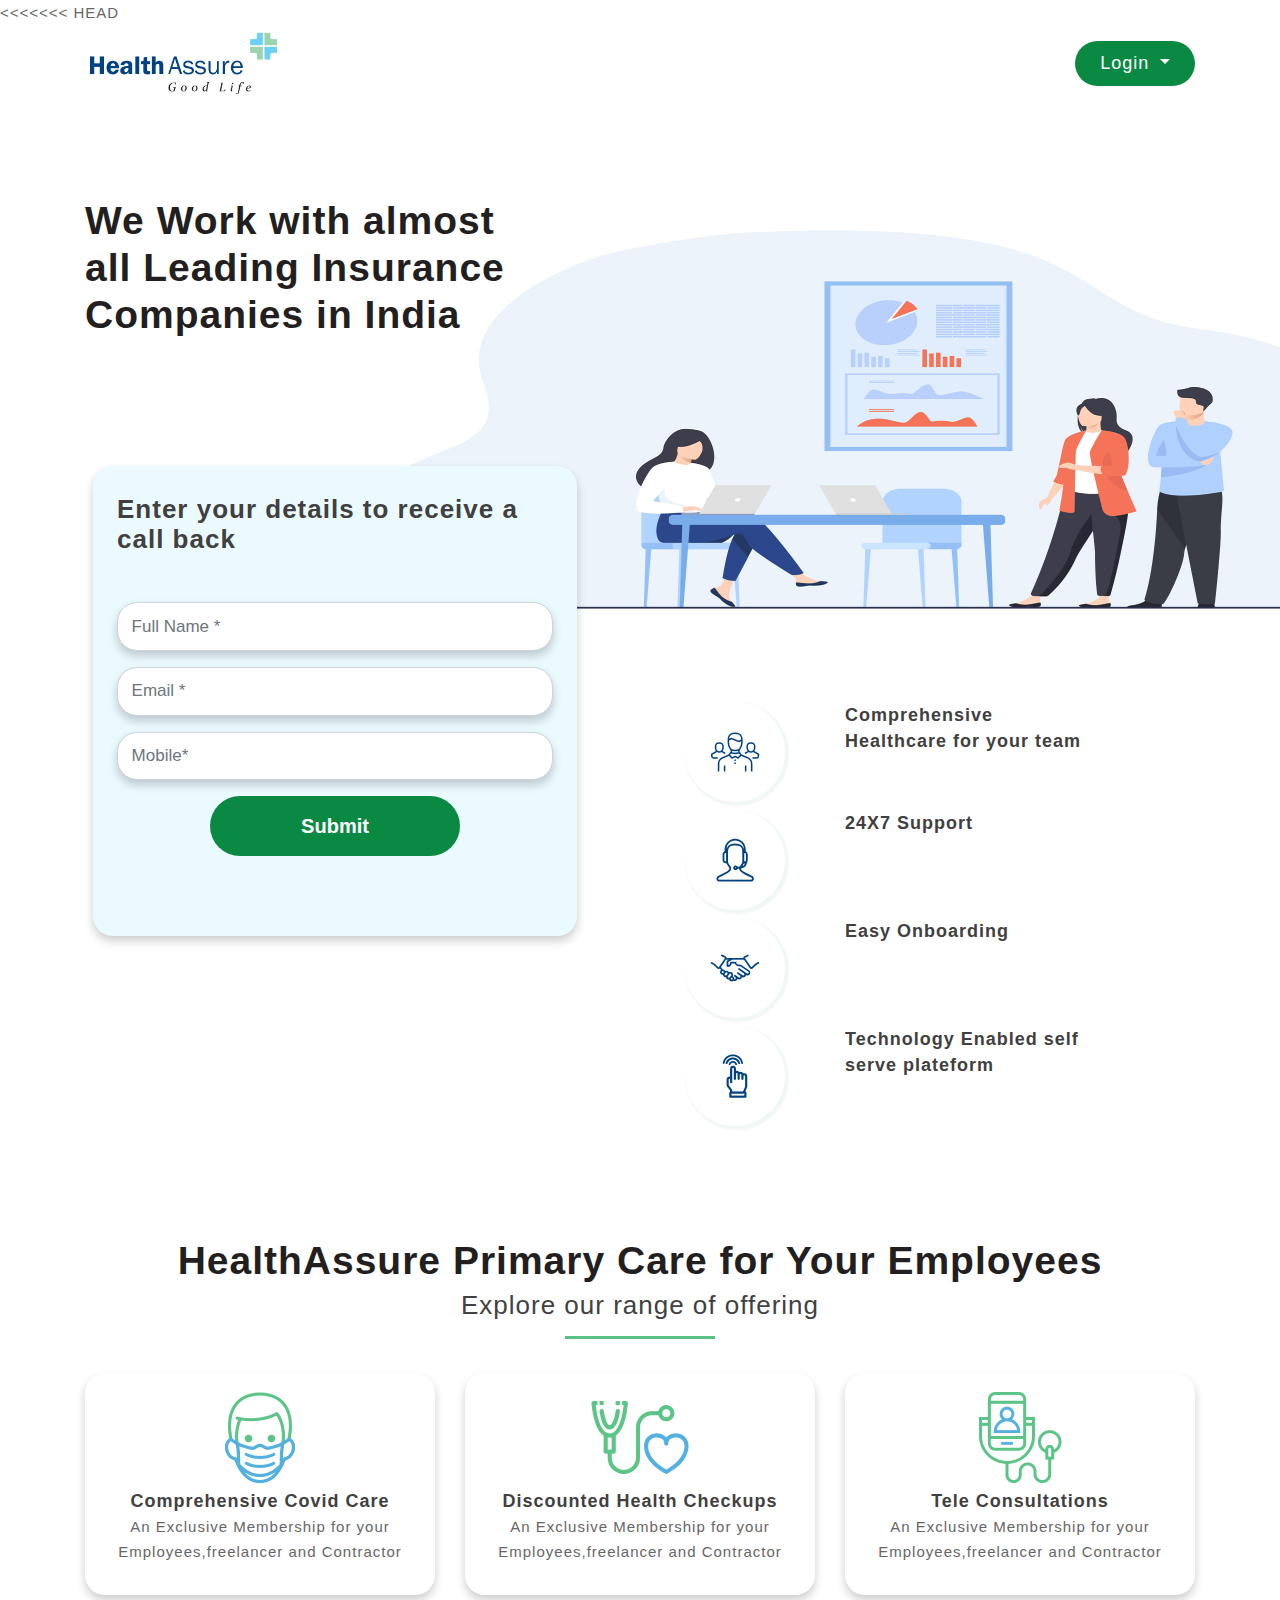
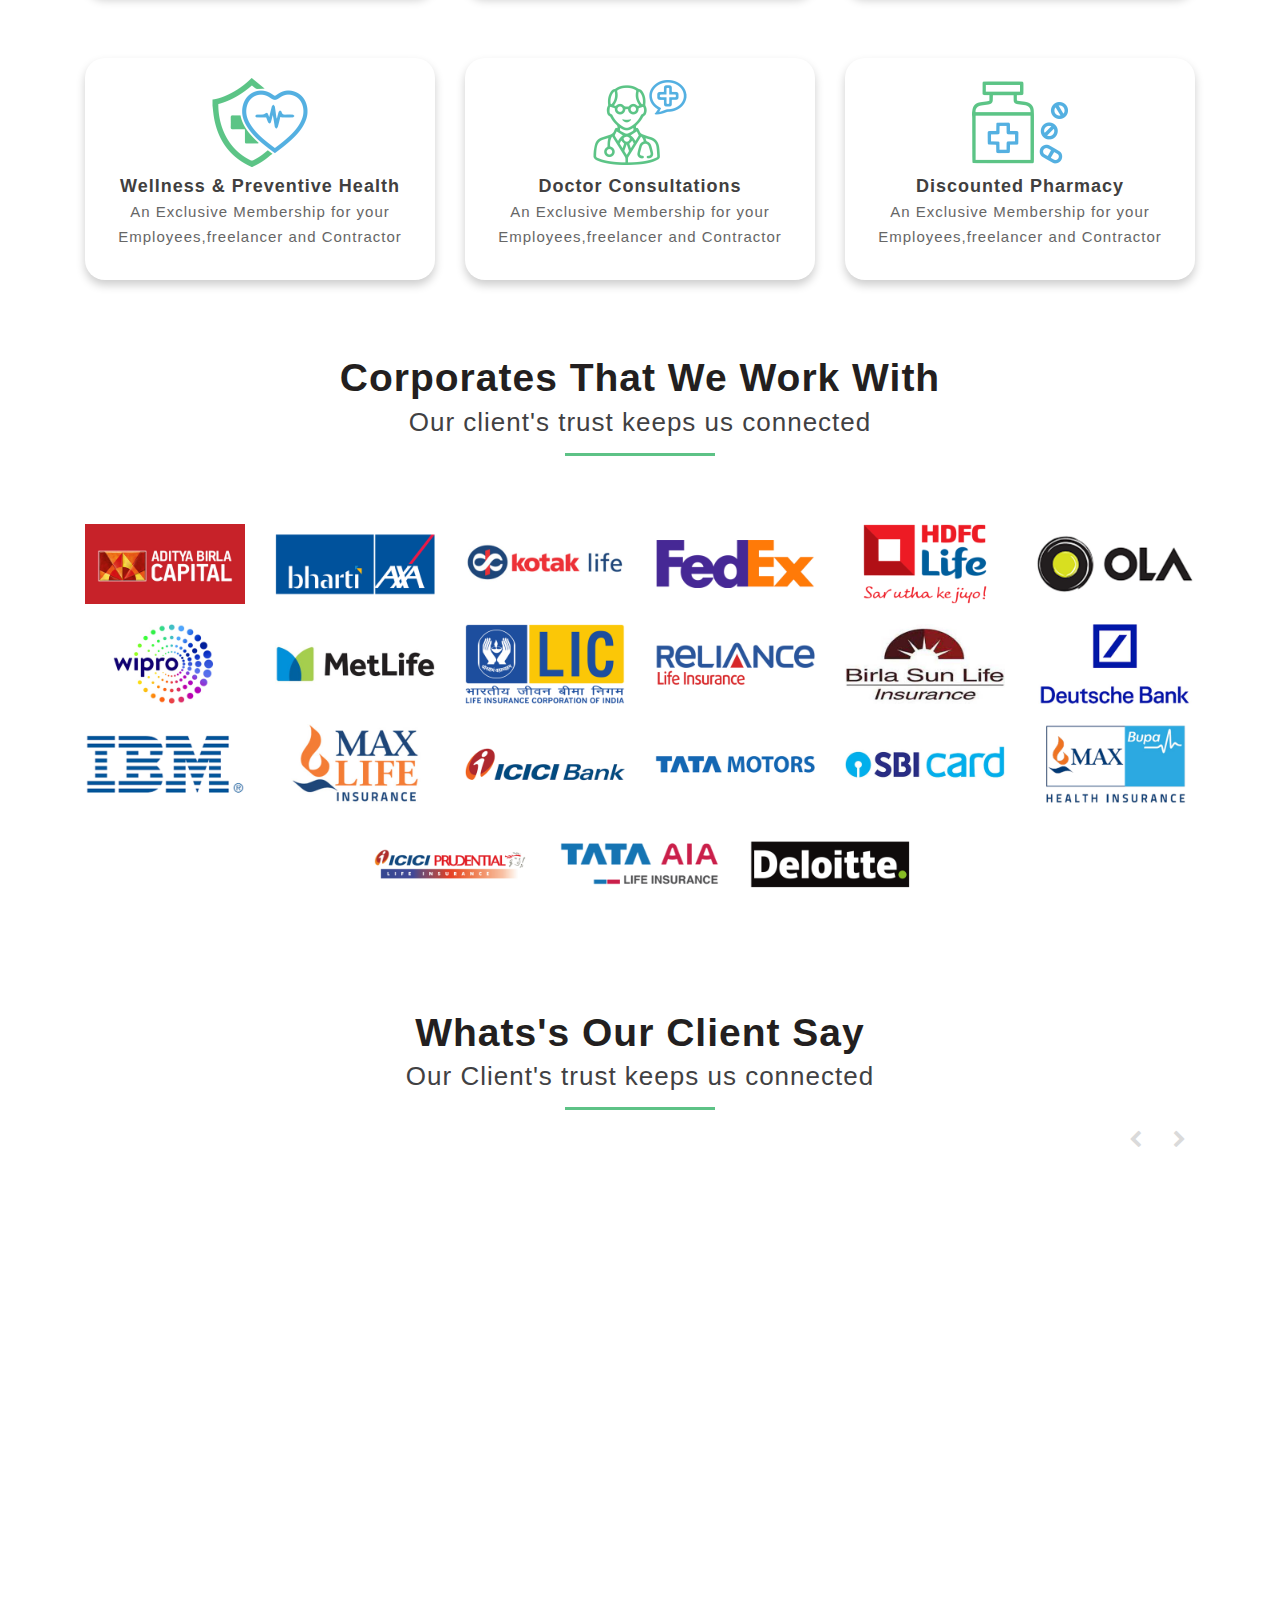
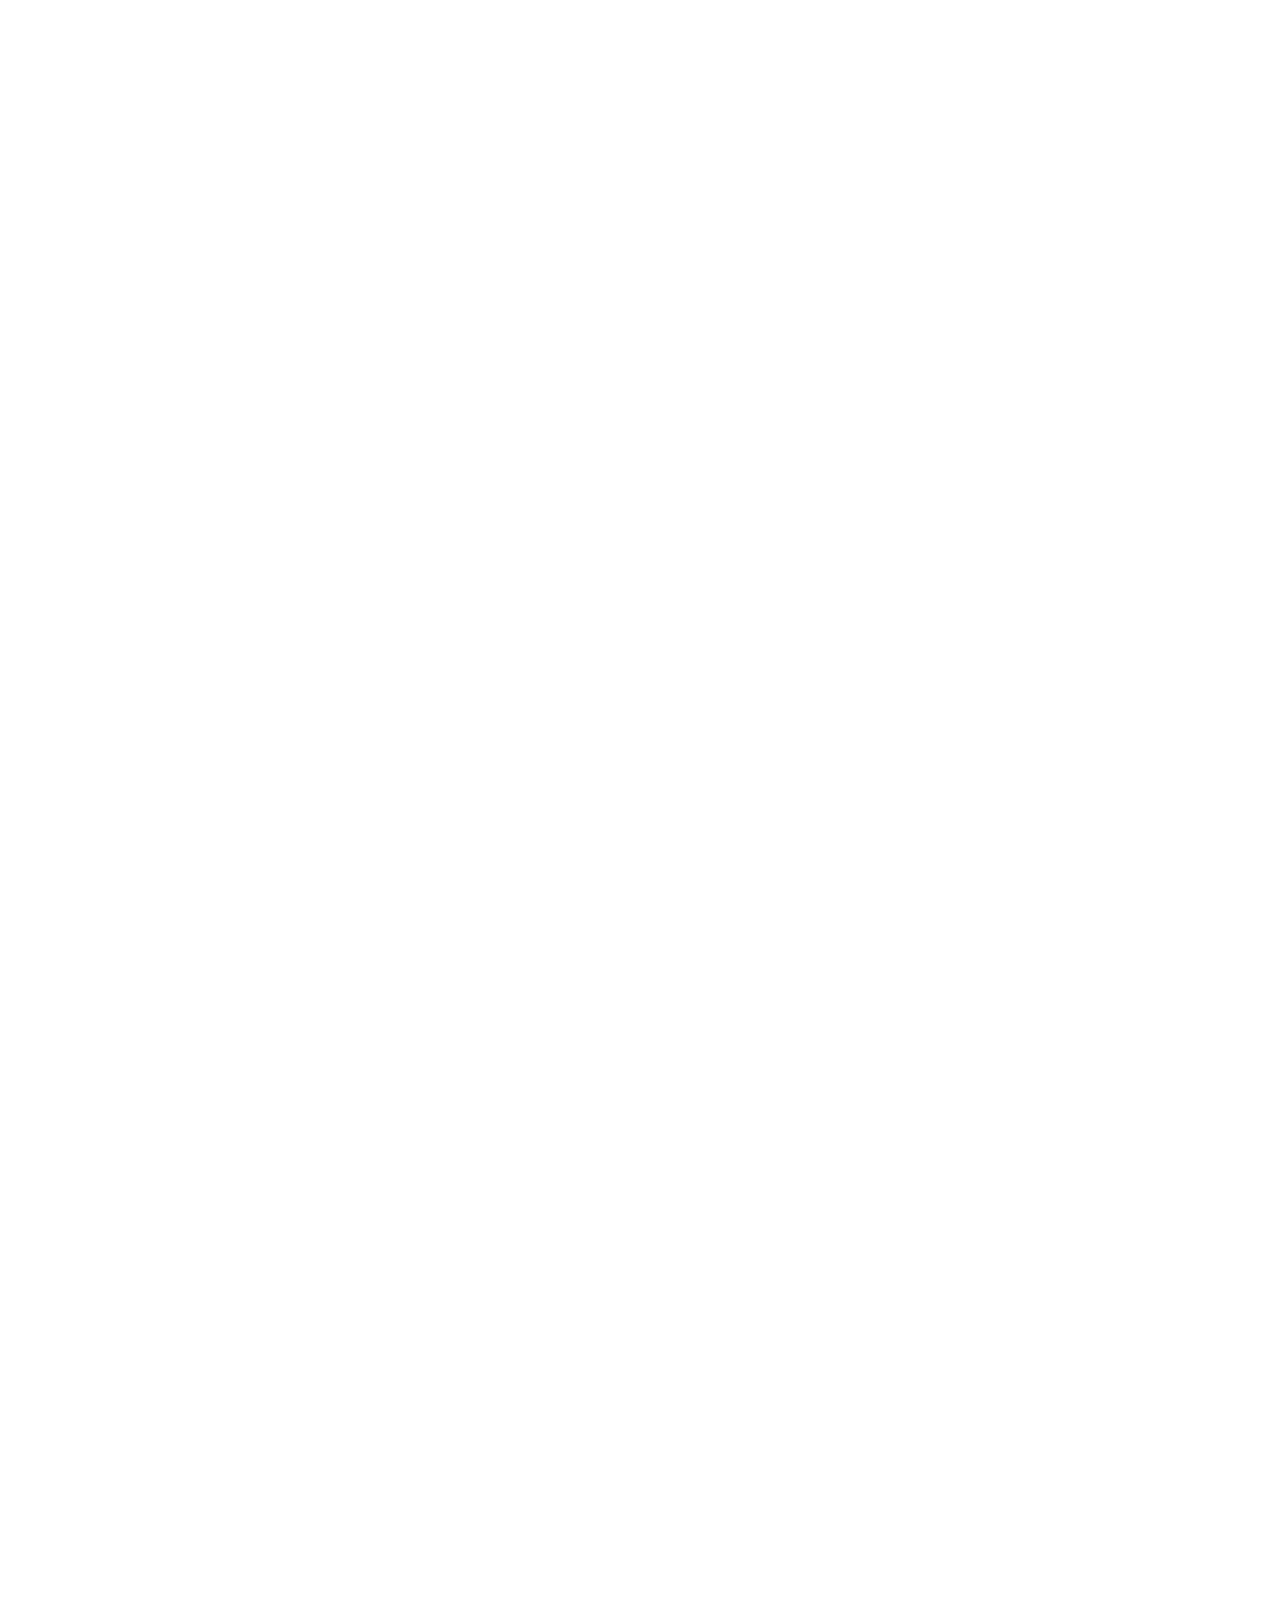
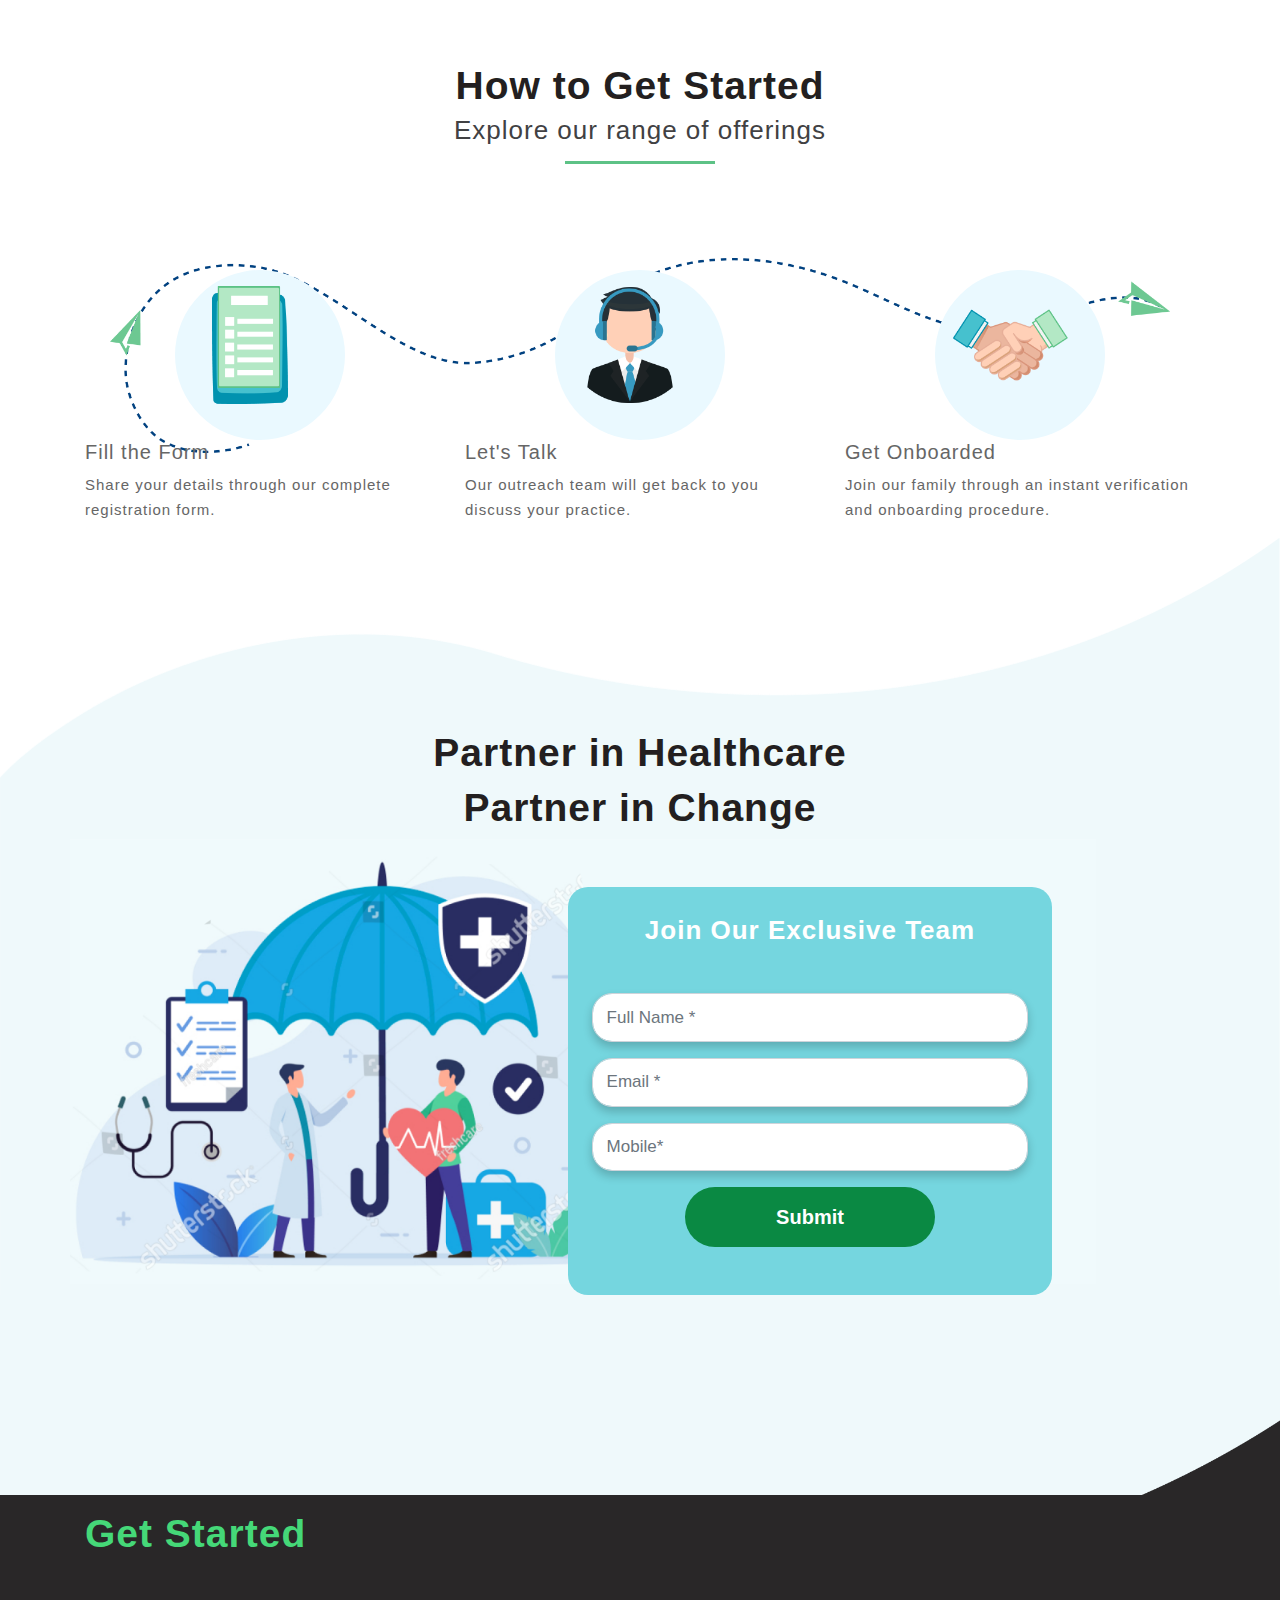
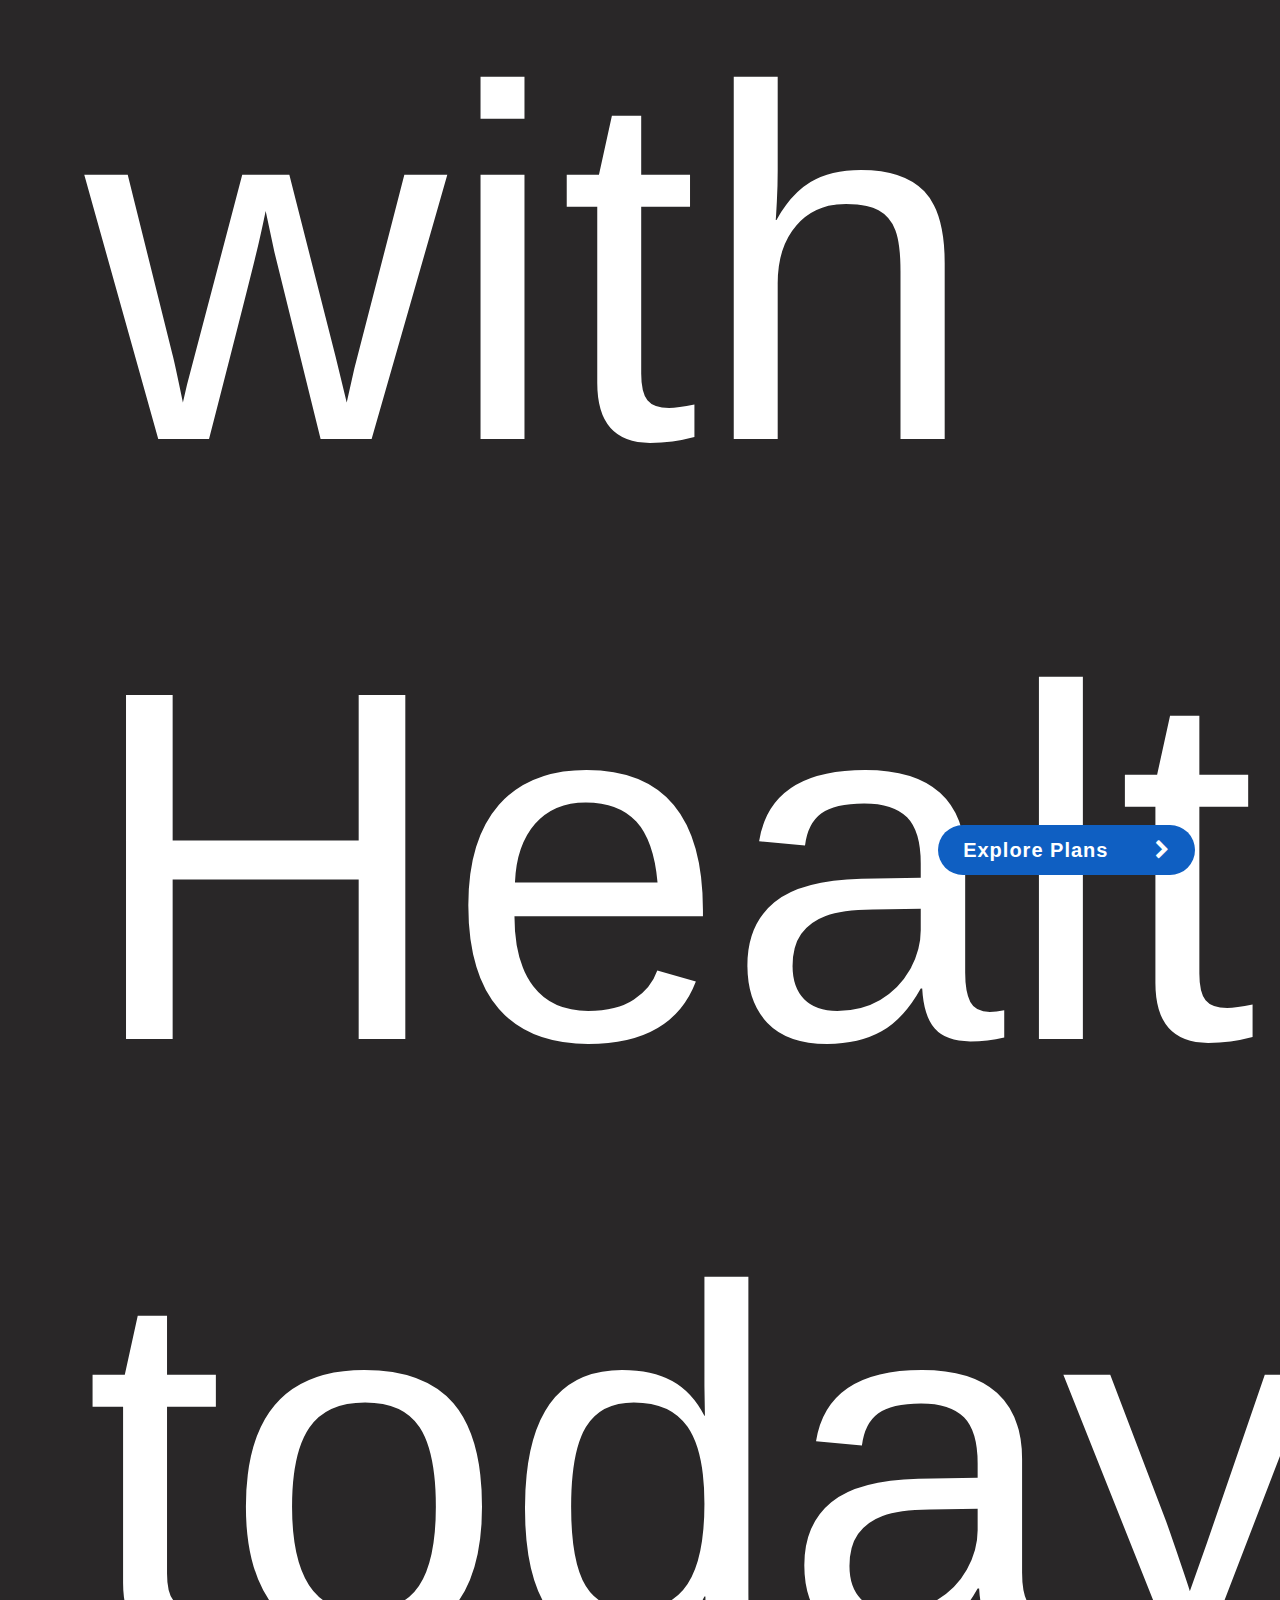
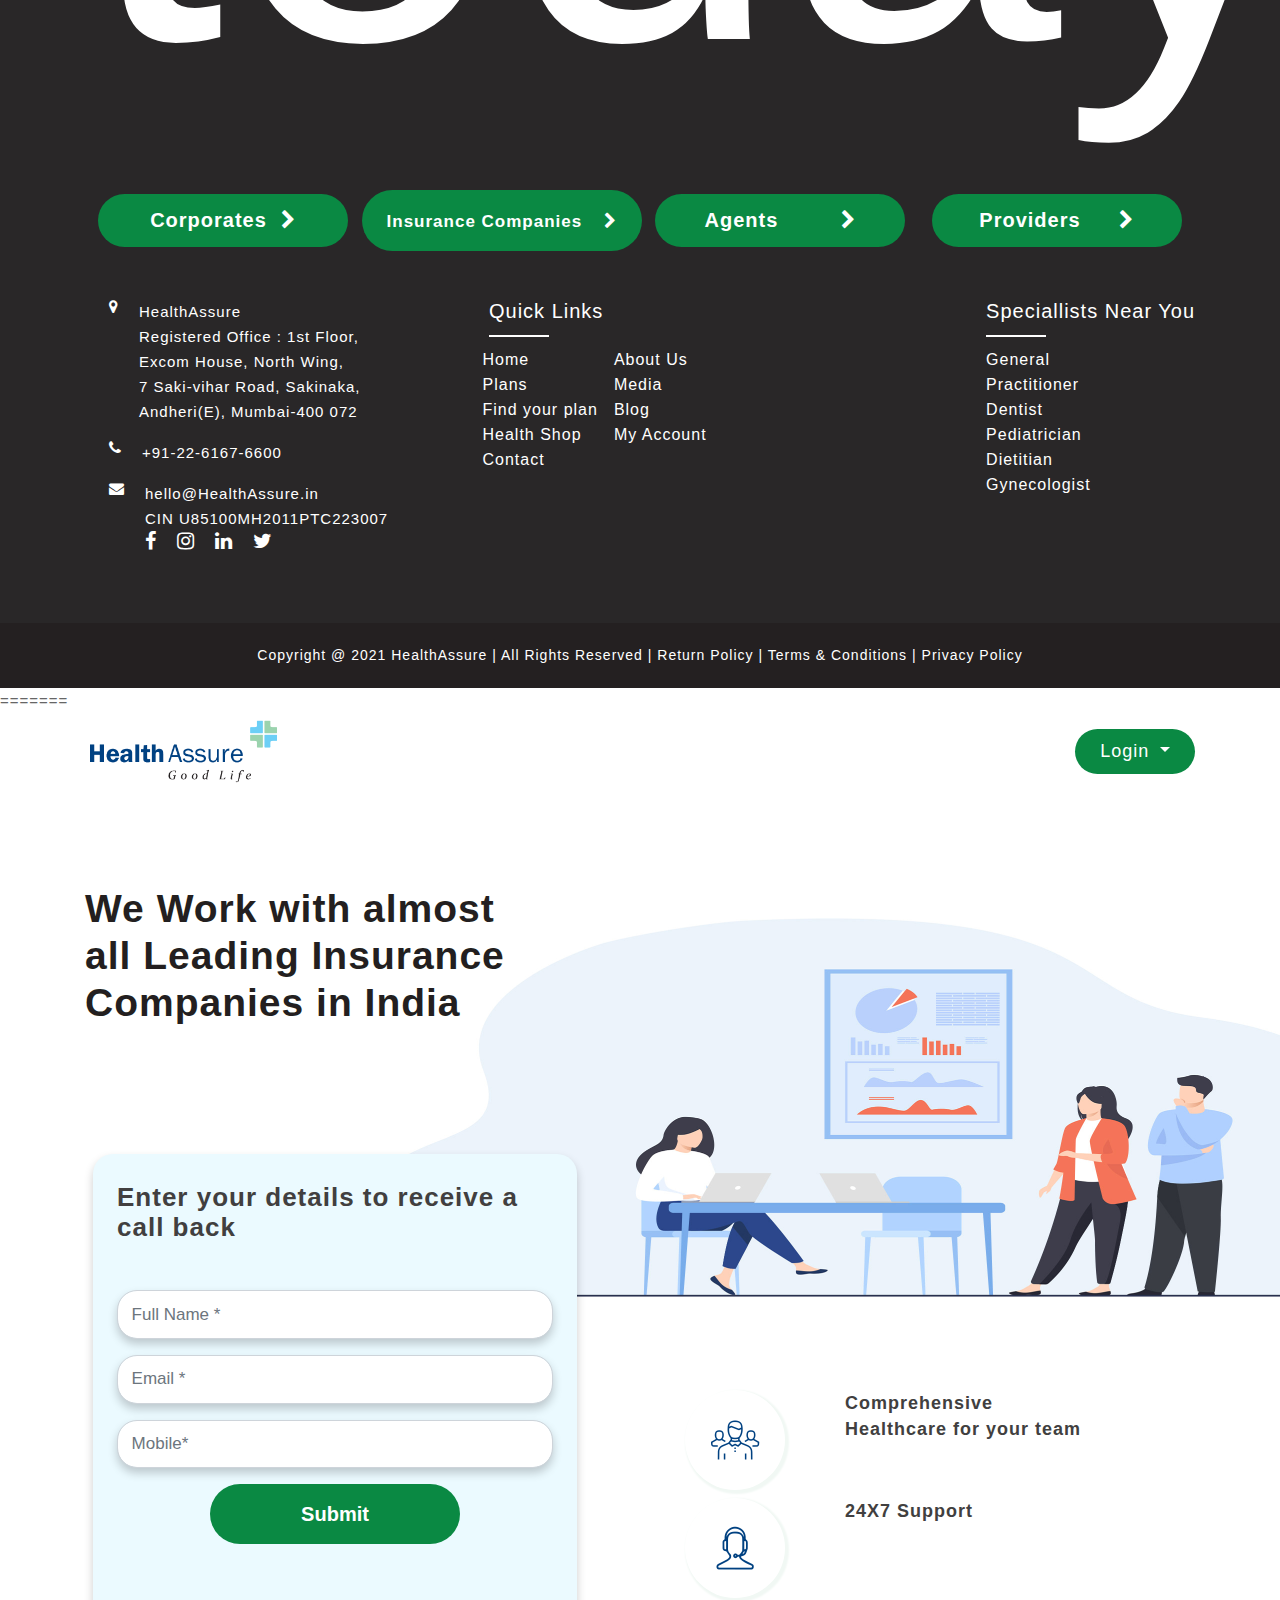
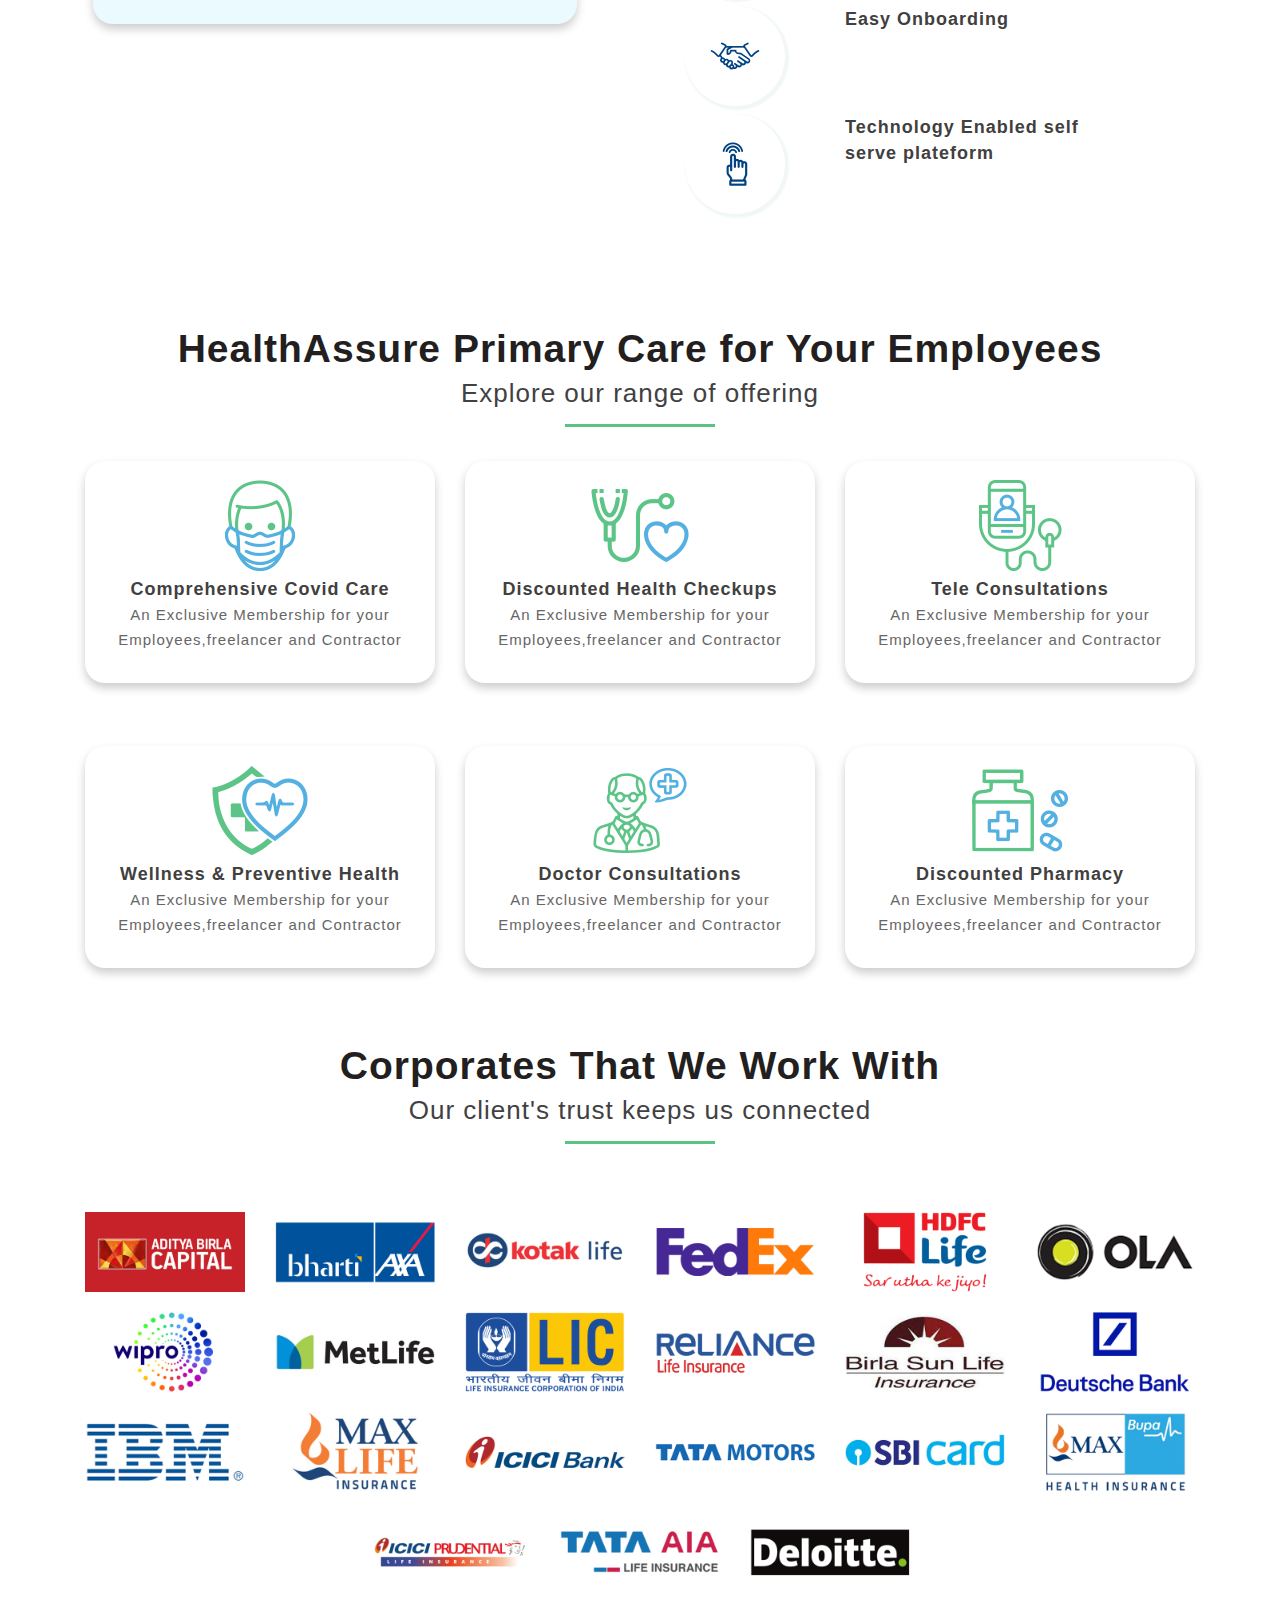
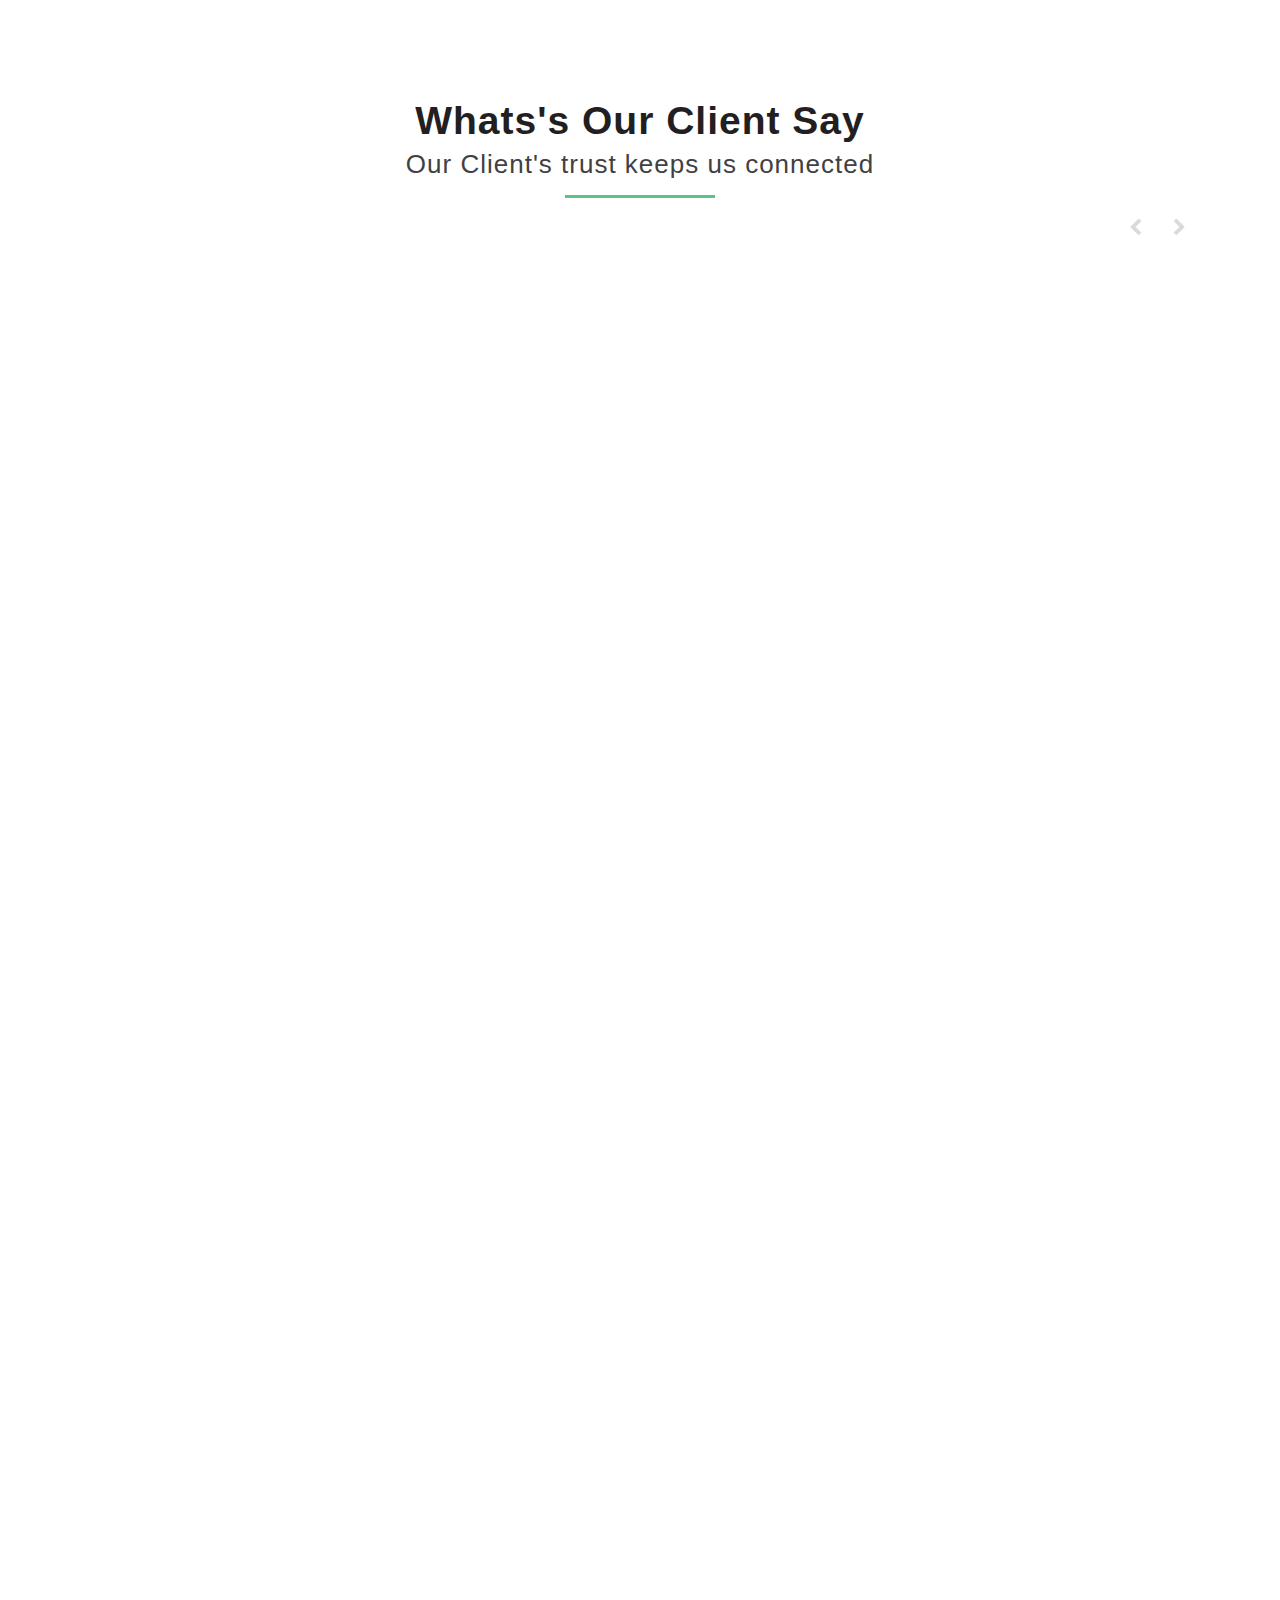
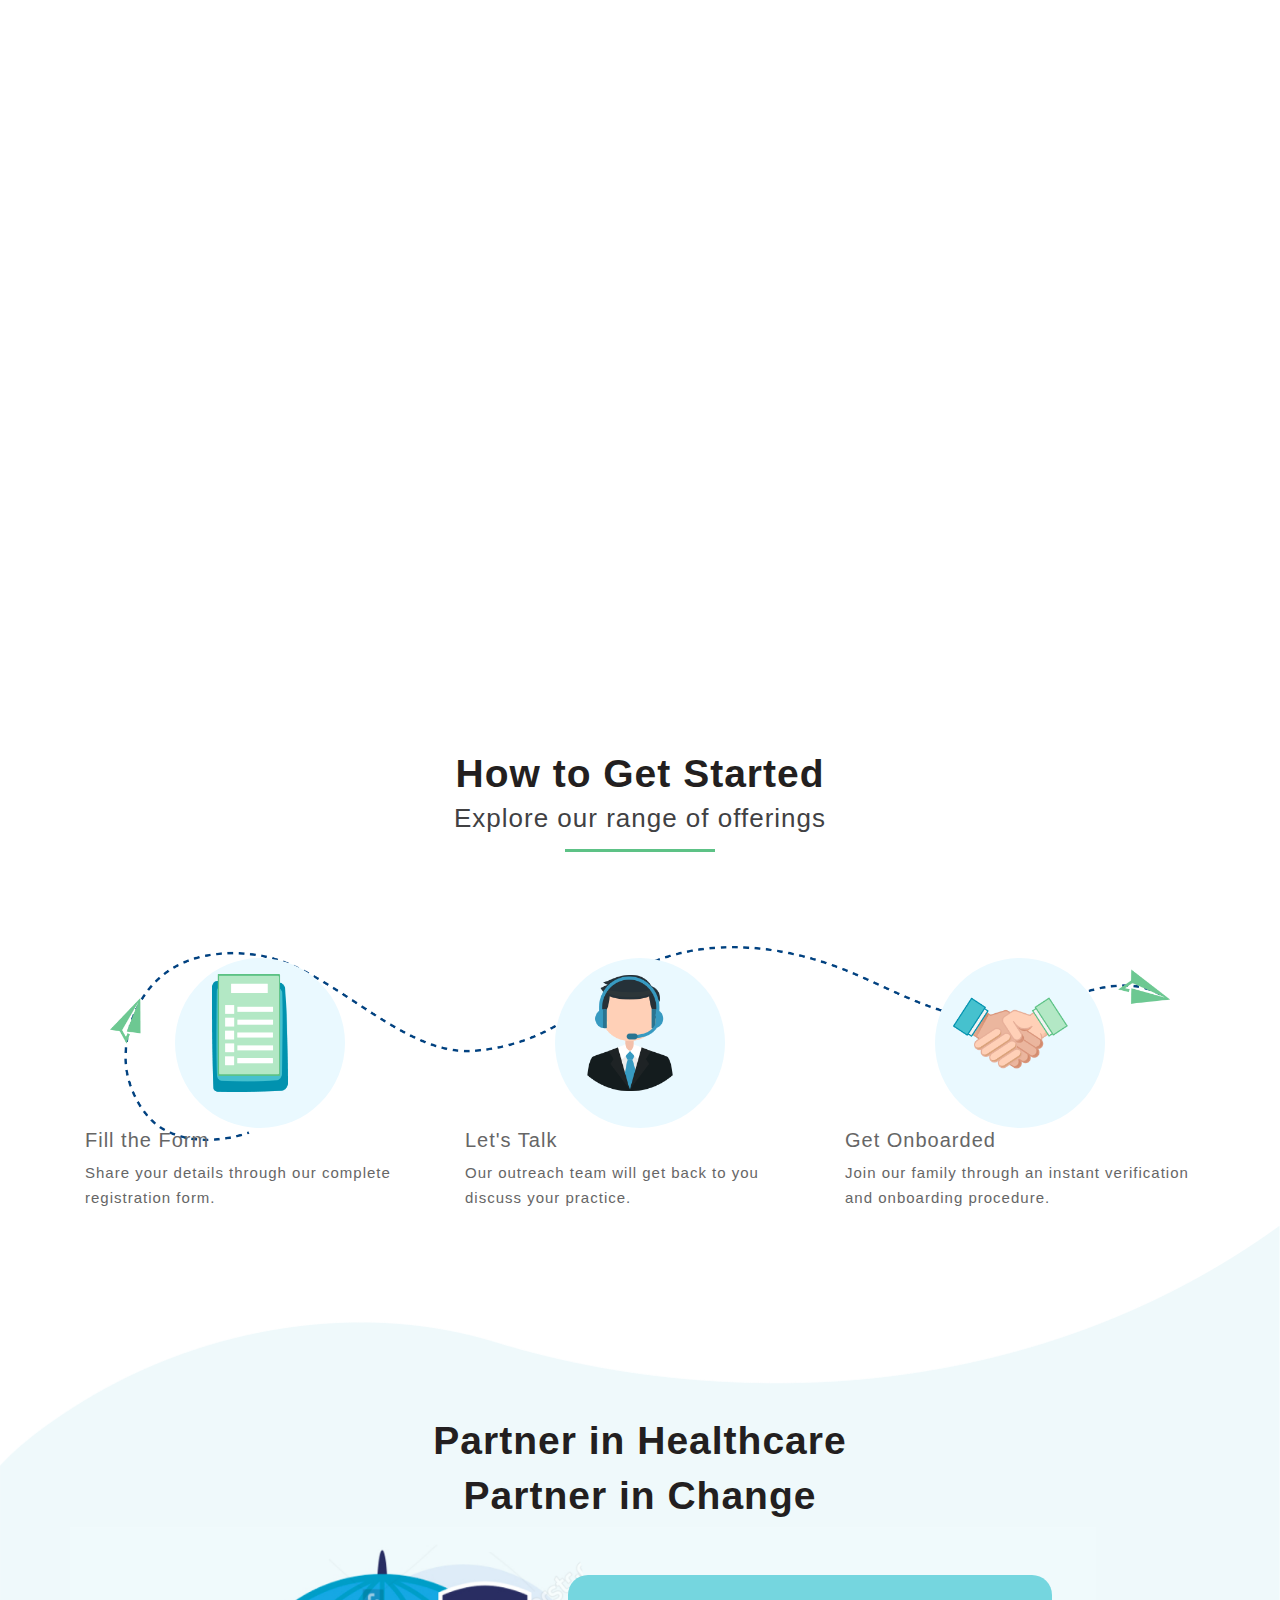
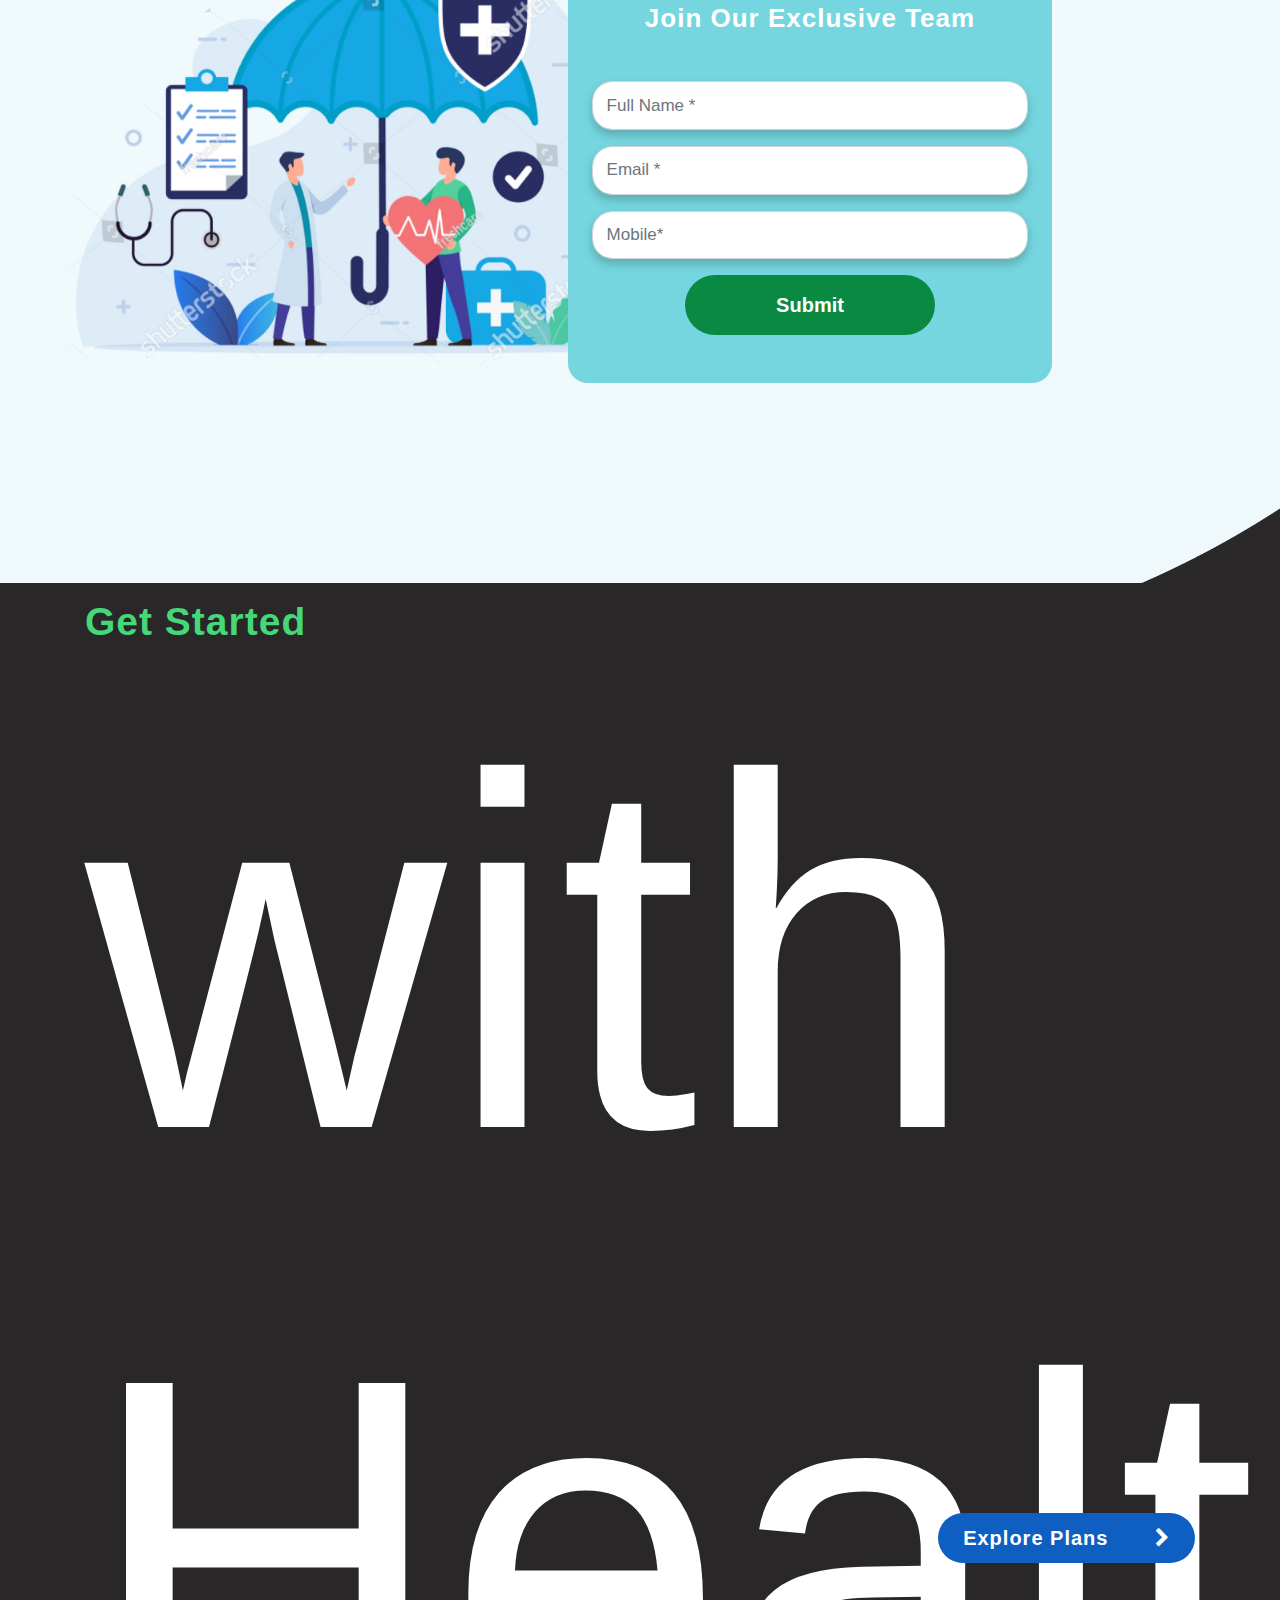
<file: insurance.html>
<<<<<<< HEAD


<!doctype html>
<html lang="en">
  <head>
    <meta charset="utf-8">
    <meta name="viewport" content="width=device-width, initial-scale=1, shrink-to-fit=no">
    <meta name="description" content="">
    <meta name="author" content="">
    <meta name="generator" content="">
    <title> Health Assure | Corporate Wellness </title>
    <!-- Bootstrap core CSS -->
<link rel="stylesheet" type="text/css" href="css/bootstrap.min.css">

<link rel="stylesheet" href="https://cdnjs.cloudflare.com/ajax/libs/font-awesome/4.7.0/css/font-awesome.css" integrity="sha512-5A8nwdMOWrSz20fDsjczgUidUBR8liPYU+WymTZP1lmY9G6Oc7HlZv156XqnsgNUzTyMefFTcsFH/tnJE/+xBg==" crossorigin="anonymous" referrerpolicy="no-referrer" />

    <link rel="stylesheet" href="css/slick.css">
    <link rel="stylesheet" href="css/animate.css">
    <link rel="stylesheet" href="css/jquery.wordrotator.css">
    <link rel="stylesheet" type="text/css" href="css/style.css">
 <link rel="shortcut icon" type="image/x-icon" href="images/favicon.png">

    <link href="https://cdnjs.cloudflare.com/ajax/libs/OwlCarousel2/2.3.4/assets/owl.carousel.min.css" rel="stylesheet" />
<link href="https://cdnjs.cloudflare.com/ajax/libs/OwlCarousel2/2.3.4/assets/owl.theme.default.min.css" rel="stylesheet" />
<style >
  body{
    
    background-color: transparent;
  }  
</style>

  </head>
  <body>


<nav class="navbar navbar-expand-lg navbar-light sticky-top mob1">
    <div class="container">
        <a class="navbar-brand logo mdcenter" href="index.html"><img src="images/logo.png"> </a>
        <button class="navbar-toggler " type="button" data-toggle="collapse" data-target="#mobile_nav" aria-controls="mobile_nav" aria-expanded="false" aria-label="Toggle navigation">
         <span class="navbar-toggler-icon"></span> 
        </button>
        <div class="collapse navbar-collapse " id="mobile_nav">
        <ul class="navbar-nav mr-auto mt-2 mt-lg-0 float-md-right">
        </ul>
        <ul class="navbar-nav navbar-light">
            
            <li class="nav-item dmenu dropdown pl-5">
            <a class="nav-link dropdown-toggle btn1" href="#" id="navbarDropdown" role="button" data-toggle="dropdown" aria-haspopup="true" aria-expanded="false"> Login </a>
               
                <div class="dropdown-menu sm-menu" aria-labelledby="navbarDropdown">
                <a class="dropdown-item" href="https://www.healthassure.in/Register/MpowerLogin?mpower=mpower" target="_blank"> Insurer Login</a>
                <div class="dropdown-divider"></div>
                <a class="dropdown-item" href="https://www.healthassure.in/Register/MpowerLogin?mpower=mpower" target="_blank"> Corporate Login </a>
                     <div class="dropdown-divider"></div>
              <a class="dropdown-item" href="https://live.healthassure.in/Products" target="_blank"> HealthAssure Login </a>
                </div>
            </li>
          </ul>
        </div>
    </div>
</nav>


<nav class="navbar navbar-expand-lg navbar-light sticky-top desk1 ">
    <div class="container">
        <a class="navbar-brand logo mdcenter" href="index.html"><img src="images/logo.png"> </a>
        <button class="navbar-toggler" type="button" data-toggle="collapse" data-target="#mobile_nav" aria-controls="mobile_nav" aria-expanded="false" aria-label="Toggle navigation">
         <span class="navbar-toggler-icon"></span> 
        </button>
        <div class="collapse navbar-collapse " id="mobile_nav">
        <ul class="navbar-nav mr-auto mt-2 mt-lg-0 float-md-right">
        </ul>
        <ul class="navbar-nav navbar-light">
            
            <li class="nav-item dmenu dropdown ">
        <a class="dropdown-item" href="https://www.healthassure.in/Register/MpowerLogin?mpower=mpower" target="_blank"> Insurer Login</a>
                <div class="dropdown-divider"></div>
                <a class="dropdown-item" href="https://www.healthassure.in/Register/MpowerLogin?mpower=mpower" target="_blank"> Corporate Login </a>
                     <div class="dropdown-divider"></div>
              <a class="dropdown-item" href="https://live.healthassure.in/Products" target="_blank"> HealthAssure Login </a>
               <div class="dropdown-divider"></div>
               
            </li>
          </ul>
        </div>
    </div>
</nav>
<section  class="corporate-wellnessbg">

<div class="container  ">
        <div class="row pt-7">
            <div class="col-md-6 ">
                <h2 class="head pb-6">We Work with almost<br> all  Leading Insurance Companies in India<br> </h2>

    <form class="bggrey3 pt-4 pb-6 pl-4 pr-4 radius1 ml-2 mr-5 mt-5 ">
    <h2 class="head1  pb-5 pt-1">Enter your details to receive a call back </h2>
     <div class="form-group">
    <input type="text" class="form-control formrds"  placeholder="Full Name *" required>
  </div>

 <div class="form-group">
    <input type="email" class="form-control formrds"  placeholder="Email *" required>
  </div>
   <div class="form-group">
    <input type="text" class="form-control formrds"  placeholder="Mobile*" required>
  </div>
<button type="submit" type="submit" class="btn btn-class border-green btn-lg btn-block mt-3">Submit</button>
</form>
              </div>
       </div>
    </div>
</section>



<div class="container">
<div class="row">
<div class="col-md-6">


    
</div>
<div class="col-md-6 ">
    <div class="row ">
        <div class="col-md-4 ">
            <div class="agent-circle">
            <img src="images/comprehensive-healthcare.png" class="img-fluid ">
            </div>
       </div>
         <div class="col-md-6 text-left">
            <h2 class="head2"> Comprehensive Healthcare for your team </h2>
            
     </div>
  </div>

    <div class="row pt-2">
        <div class="col-md-4 ">
            <div class="agent-circle">
            <img src="images/24X7-support.png" class="img-fluid">

        </div>
       </div>
         <div class="col-md-6 text-left">
            <h2 class="head2">24X7 Support</h2>
            
     </div>
  </div>
    <div class="row pt-2">
        <div class="col-md-4 ">
            <div class="agent-circle">
            <img src="images/easy-onboarding.png" class="img-fluid ">
        </div>
       </div>
         <div class="col-md-6 text-left">
            <h2 class="head2"> Easy Onboarding </h2>
   </div>
  </div>

  <div class="row pt-2">
        <div class="col-md-4 ">
            <div class="agent-circle">
            <img src="images/technology-enabled.png" class="img-fluid ">
        </div>
       </div>
         <div class="col-md-6 text-left">
            <h2 class="head2"> Technology Enabled self serve plateform </h2>
   </div>
  </div>

    
</div>
</div>
</div>






<section  >
    <div class="container pt-7">
        <div class="row">
             <div class="col-12 text-center">
                        <h2 class="head pt-3"> HealthAssure Primary Care for Your Employees </h2>
                        <p class="subhead"> Explore our range of offering </p>
                        <div class="line"></div>
    
                    </div>
       </div>

<div class="row pt-4">
    <div class="col-md-4 text-center">
<div class="box2">
     <img src="images/comprehensive-covid-care.png" class="img-fluid ">
        <h2 class="head2">Comprehensive Covid Care </h2>
        <p>An Exclusive Membership for your Employees,freelancer and Contractor </p>
    
</div>

</div>
   
    <div class="col-md-4 text-center">
        <div class="box2">
        <img src="images/discounted-health-checkups.png" class="img-fluid ">
        <h2 class="head2"> Discounted Health Checkups </h2>
        <p>An Exclusive Membership for your Employees,freelancer and Contractor </p>
        </div>
    </div>
     <div class="col-md-4 text-center">
          <div class="box2">
        <img src="images/tele-consultations1.png" class="img-fluid ">
        <h2 class="head2"> Tele Consultations </h2>
        <p>An Exclusive Membership for your Employees,freelancer and Contractor </p>
        </div>
    </div>

    
</div>


<div class="row pt-5">
    <div class="col-md-4 text-center">
  <div class="box2">
     <img src="images/wellness-preventive-health.png" class="img-fluid ">
        <h2 class="head2"> Wellness & Preventive Health </h2>
        <p>An Exclusive Membership for your Employees,freelancer and Contractor </p>
    </div>
   </div>
     <div class="col-md-4 text-center">
        <div class="box2">
        <img src="images/doctor-consultations.png" class="img-fluid ">
        <h2 class="head2"> Doctor Consultations </h2>
        <p>An Exclusive Membership for your Employees,freelancer and Contractor </p>
        </div>
      </div>
     <div class="col-md-4 text-center">
          <div class="box2">
        <img src="images/discounted-pharmacy.png" class="img-fluid ">
        <h2 class="head2"> Discounted Pharmacy </h2>
        <p>An Exclusive Membership for your Employees,freelancer and Contractor </p>
        </div>
    </div>
</div>

</div>
    </section>






<div class="container">
     <div class="row mainhead">
            <div class="col-12 text-center">
                <h2 class="head">Corporates That We Work With</h2>
                <p class="subhead">Our client's trust keeps us connected</p>
                <div class="line"></div>

               <!--  <div>
                    <img src="images/Corporates.png" class="img-fluid" style="width: 80%;">
                </div> -->
            </div>
        </div>

<div class="row pt-5 mob1">
    <div class="col-xl-2  col-lg-2 col-md-3 col-sm-6">
        <img src="corporate/aditya-birla.png" class="img-fluid corporate">
   </div>
     <div class="col-xl-2 col-lg-2 col-md-3 col-sm-6">
        <img src="corporate/bharti-axa.png" class="img-fluid corporate">
   </div>
     <div class="col-xl-2 col-lg-2 col-md-3 col-sm-6">
        <img src="corporate/kotak-life.jpg" class="img-fluid corporate">
   </div>
     <div class="col-xl-2 col-lg-2 col-md-3 col-sm-6">
        <img src="corporate/fedex.png" class="img-fluid corporate">
   </div>
     <div class=" col-xl-2 col-lg-2 col-md-3 col-sm-6">
        <img src="corporate/hdfc-life.png" class="img-fluid corporate">
   </div>
     <div class="col-xl-2 col-lg-2 col-md-3 col-sm-6">
        <img src="corporate/ola.jpg" class="img-fluid corporate">
   </div>
   

   
    <div class="col-xl-2 col-lg-2 col-md-3 col-sm-6">
        <img src="corporate/wipro.jpg" class="img-fluid corporate">
   </div>
     <div class="col-xl-2 col-lg-2 col-md-3 col-sm-6">
        <img src="corporate/met-life.jpg" class="img-fluid corporate">
   </div>
     <div class="col-xl-2 col-lg-2 col-md-3 col-sm-6">
        <img src="corporate/lic.png" class="img-fluid corporate">
   </div>
     <div class="col-xl-2 col-lg-2 col-md-3 col-sm-6">
        <img src="corporate/reliance-life.png" class="img-fluid corporate">
   </div>
     <div class="col-xl-2 col-lg-2 col-md-3 col-sm-6">
        <img src="corporate/birla-sun-life.jpg" class="img-fluid corporate">
   </div>
     <div class="col-xl-2 col-lg-2 col-md-3 col-sm-6">
        <img src="corporate/deutsche-bank.jpg" class="img-fluid corporate">
   </div>
<div class="col-xl-2 col-lg-2 col-md-3 col-sm-6">
        <img src="corporate/ibm.png" class="img-fluid corporate">
   </div>
     <div class="col-xl-2 col-lg-2 col-md-3 col-sm-6">
        <img src="corporate/max-life.jpg" class="img-fluid corporate">
   </div>
     <div class="col-xl-2 col-lg-2 col-md-3 col-sm-6">
        <img src="corporate/icici-bank.png" class="img-fluid corporate">
   </div>
     <div class="col-xl-2 col-lg-2 col-md-3 col-sm-6">
        <img src="corporate/tata-motors.png" class="img-fluid corporate">
   </div>
     <div class="col-xl-2 col-lg-2 col-md-3 col-sm-6">
        <img src="corporate/sbi-card.jpg" class="img-fluid corporate">
   </div>
     <div class="col-xl-2 col-lg-2 col-md-3 col-sm-6">
        <img src="corporate/max-bupa.png" class="img-fluid corporate">
   </div>
    
 
</div>

<div class="row d-flex justify-content-center mob1">

     <div class="col-xl-2 col-lg-2 col-md-3 col-sm-6  ">
        <img src="corporate/icici-prudental.png" class="img-fluid corporate">
   </div>

    <div class="col-xl-2 col-lg-2 col-md-3 col-sm-6 ">
        <img src="corporate/tata-aia.png" class="img-fluid corporate">
   </div>
  
    <div class="col-xl-2 col-lg-2 col-md-3 col-sm-6 ">
        <img src="corporate/deloitte.png" class="img-fluid corporate">
   </div>
 
</div>




    <div class="row flex-cr-gap desk1 pt-5">
                <div class="col-md-12">
                    <div id="corporateslider" class="owl-carousel">
                        <div class="post-slide2">
   <div class="col-xl-2  col-lg-2 col-md-12 col-sm-6">
        <img src="corporate/aditya-birla.png" class="img-fluid corporate">
   </div>
         </div>
            <div class="post-slide2">
<div class="col-xl-2 col-lg-2 col-md-12 col-sm-6">
        <img src="corporate/bharti-axa.png" class="img-fluid corporate">
   </div>
 </div>
                        
                        <div class="post-slide2">
<div class="col-xl-2 col-lg-2 col-md-12 col-sm-6">
        <img src="corporate/kotak-life.jpg" class="img-fluid corporate">
   </div>
 </div>

               <div class="post-slide2">
<div class="col-xl-2 col-lg-2 col-md-12 col-sm-6">
        <img src="corporate/fedex.png" class="img-fluid corporate">
   </div>
 </div>
                           <div class="post-slide2">
<div class=" col-xl-2 col-lg-2 col-md-12 col-sm-6">
        <img src="corporate/hdfc-life.png" class="img-fluid corporate">
   </div>
</div>
                           <div class="post-slide2">
<div class="col-xl-2 col-lg-2 col-md-12 col-sm-6">
        <img src="corporate/ola.jpg" class="img-fluid corporate">
   </div>
 </div>
                           <div class="post-slide2">
<div class="col-xl-2 col-lg-2 col-md-12 col-sm-6">
        <img src="corporate/wipro.jpg" class="img-fluid corporate">
   </div>
</div>
                           <div class="post-slide2">
 <div class="col-xl-2 col-lg-2 col-md-12 col-sm-6">
        <img src="corporate/met-life.jpg" class="img-fluid corporate">
   </div>
                      </div>
                           <div class="post-slide2">
<div class="col-xl-2 col-lg-2 col-md-12 col-sm-6">
        <img src="corporate/lic.png" class="img-fluid corporate">
   </div>
</div>
                           <div class="post-slide2">
<div class="col-xl-2 col-lg-2 col-md-12 col-sm-6">
        <img src="corporate/reliance-life.png" class="img-fluid corporate">
   </div>
 </div>

                           <div class="post-slide2">
 <div class="col-xl-2 col-lg-2 col-md-12 col-sm-6">
        <img src="corporate/birla-sun-life.jpg" class="img-fluid corporate">
   </div>
</div>
<div class="post-slide2">
 <div class="col-xl-2 col-lg-2 col-md-12 col-sm-6">
        <img src="corporate/deutsche-bank.jpg" class="img-fluid corporate">
   </div>
 </div>
<div class="post-slide2">
<div class="col-xl-2 col-lg-2 col-md-12 col-sm-6">
        <img src="corporate/ibm.png" class="img-fluid corporate">
   </div>
 </div>

 <div class="post-slide2">

 <div class="col-xl-2 col-lg-2 col-md-12 col-sm-6">
        <img src="corporate/max-life.jpg" class="img-fluid corporate">
   </div>
 </div>

                            <div class="post-slide2">
 <div class="col-xl-2 col-lg-2 col-md-12 col-sm-6">
        <img src="corporate/icici-bank.png" class="img-fluid corporate">
   </div>
</div>

                            <div class="post-slide2">
<div class="col-xl-2 col-lg-2 col-md-12 col-sm-6">
        <img src="corporate/tata-motors.png" class="img-fluid corporate">
   </div>
</div>

                            <div class="post-slide2">
<div class="col-xl-2 col-lg-2 col-md-12 col-sm-6">
        <img src="corporate/sbi-card.jpg" class="img-fluid corporate">
   </div>
</div>


                            <div class="post-slide2">
<div class="col-xl-2 col-lg-2 col-md-12 col-sm-6">
        <img src="corporate/max-bupa.png" class="img-fluid corporate">
   </div>
 </div>
 <div class="post-slide2">

 <div class="col-xl-2 col-lg-2 col-md-12 col-sm-6 ">
        <img src="corporate/icici-prudental.png" class="img-fluid corporate">
   </div>
</div>

 <div class="post-slide2">
 <div class="col-xl-2 col-lg-2 col-md-12 col-sm-6 ">
        <img src="corporate/tata-aia.png" class="img-fluid corporate">
   </div>
</div>

                            <div class="post-slide2">
<div class="col-xl-2 col-lg-2 col-md-12 col-sm-6 ">
        <img src="corporate/deloitte.png" class="img-fluid corporate">
   </div>
</div>
  </div>
                </div>
            </div>


    
</div>






<section class="bg-white"> 
<div class="container pt-7">
    <div class="row">
        <div class="col-12 text-center">
                        <h2 class="head"> Whats's Our Client Say </h2>
                        <p class="subhead"> Our Client's trust keeps us connected </p>
                        <div class="line"></div>
     </div>
    </div>
  
        <div class="row pt-5 ">
            <div class="col  pb-2">

                   <div class="bbb_viewed_title_container">
                      <div class="bbb_viewed_nav_container mr-2">
                        <div class="bbb_viewed_nav bbb_viewed_prev"><i class="fa fa-chevron-left"></i></div>
                            <div class="bbb_viewed_nav bbb_viewed_next"><i class="fa fa-chevron-right"></i></div>
                        </div>
                    </div>
                    <div class="bbb_viewed_slider_container">
                        <div class="owl-carousel owl-theme bbb_viewed_slider">
                            <div class="owl-item">
                                <div class="box3 d-flex flex-column  justify-content-center ">
                                      <h6>Melissa William</h6>
                                        <h6>SRL Diagnostics </h6>
                                        <h6> Humon Resource </h6>
                                        <p> HealthAssure team really knows how to make you feel at home.their healthcare plan is super-convenient with the monthly payment option.They also give great personal touches with frequent touches with frequent customer engagement and more!.</p>
                                  </div>
                            </div>

                            <div class="owl-item">
                                <div class="box3 d-flex flex-column  justify-content-center ">
                                      <h6>Melissa William</h6>
                                        <h6>SRL Diagnostics </h6>
                                        <h6> Humon Resource </h6>
                                        <p> HealthAssure team really knows how to make you feel at home.their healthcare plan is super-convenient with the monthly payment option.They also give great personal touches with frequent touches with frequent customer engagement and more!.</p>
                                  </div>
                            </div>

                        <div class="owl-item">
                                <div class="box3 d-flex flex-column  justify-content-center ">
                                      <h6>Melissa William</h6>
                                        <h6>SRL Diagnostics </h6>
                                        <h6> Humon Resource </h6>
                                        <p> HealthAssure team really knows how to make you feel at home.their healthcare plan is super-convenient with the monthly payment option.They also give great personal touches with frequent touches with frequent customer engagement and more!.</p>
                                  </div>
                            </div>


                            <div class="owl-item">
                                <div class="box3 d-flex flex-column justify-content-center ">
                                      <h6>Melissa William</h6>
                                        <h6>SRL Diagnostics </h6>
                                        <h6> Humon Resource </h6>
                                        <p> HealthAssure team really knows how to make you feel at home.their healthcare plan is super-convenient with the monthly payment option.They also give great personal touches with frequent touches with frequent customer engagement and more!.</p>
                                  </div>
                            </div>
                          <div class="owl-item">
                            <div class="box3 d-flex flex-column  justify-content-center ">
                                      <h6>Melissa William</h6>
                                        <h6>SRL Diagnostics </h6>
                                        <h6> Humon Resource </h6>
                                        <p> HealthAssure team really knows how to make you feel at home.their healthcare plan is super-convenient with the monthly payment option.They also give great personal touches with frequent touches with frequent customer engagement and more!.</p>
                                  </div>
                            </div>

                        <div class="owl-item">
                            <div class="box3 d-flex flex-column  justify-content-center ">
                                      <h6>Melissa William</h6>
                                        <h6>SRL Diagnostics </h6>
                                        <h6> Humon Resource </h6>
                                        <p> HealthAssure team really knows how to make you feel at home.their healthcare plan is super-convenient with the monthly payment option.They also give great personal touches with frequent touches with frequent customer engagement and more!.</p>
                                  </div>
                            </div>

                        <div class="owl-item">
                            <div class="box3 d-flex flex-column justify-content-center ">
                                      <h6>Melissa William</h6>
                                        <h6>SRL Diagnostics </h6>
                                        <h6> Humon Resource </h6>
                                        <p> HealthAssure team really knows how to make you feel at home.their healthcare plan is super-convenient with the monthly payment option.They also give great personal touches with frequent touches with frequent customer engagement and more!.</p>
                                  </div>
                            </div>

                            <div class="owl-item">
                            <div class="box3 d-flex flex-column  justify-content-center ">
                                      <h6>Melissa William</h6>
                                        <h6>SRL Diagnostics </h6>
                                        <h6> Humon Resource </h6>
                                        <p> HealthAssure team really knows how to make you feel at home.their healthcare plan is super-convenient with the monthly payment option.They also give great personal touches with frequent touches with frequent customer engagement and more!.</p>
                                  </div>
                            </div>

                         <div class="owl-item">
                                <div class="box3 d-flex flex-column  justify-content-center">
                                      <h6>Melissa William</h6>
                                        <h6>SRL Diagnostics </h6>
                                        <h6> Humon Resource </h6>
                                        <p> HealthAssure team really knows how to make you feel at home.their healthcare plan is super-convenient with the monthly payment option.They also give great personal touches with frequent touches with frequent customer engagement and more!.</p>
                                  </div>
                            </div>

                        <div class="owl-item">
                            <div class="box3 d-flex flex-column  justify-content-center ">
                                      <h6>Melissa William</h6>
                                        <h6>SRL Diagnostics </h6>
                                        <h6> Humon Resource </h6>
                                        <p> HealthAssure team really knows how to make you feel at home.their healthcare plan is super-convenient with the monthly payment option.They also give great personal touches with frequent touches with frequent customer engagement and more!.</p>
                                  </div>
                            </div>
                            </div>
                    </div>
             
            </div>
        </div>
    </div>


</section>


<section class="bg-white">

<div class="container pt-5 ">
                <div class="row">
                    <div class="col-12 text-center">
                        <h2 class="head"> How to Get Started </h2>
                        <p class="subhead">Explore our range of offerings</p>
                        <div class="line"></div>
                    </div>
               </div>
               <div class="row pt-7" style="background-image:url('images/arrow.png');background-position: center;background-repeat: no-repeat; background-size: 93%;">
                <div class="col-md-4   ">
                    <div class="getstarted">
                     <img src="images/fill-form.png" class="img-fluid text-center ">
                        </div>
                    <h5 > Fill the Form</h5>
                    <p>Share your details through our complete registration form. </p>
                </div>
                    <div class="col-md-4  ">
                        <div class="getstarted">
                         <img src="images/lets-talk.png" class="img-fluid  ">
                     </div>

                    <h5 > Let's Talk</h5>
                    <p>Our outreach team will get back to you discuss your practice. </p>
                    
                </div>
                    <div class="col-md-4  ">
                         <div class="getstarted">
                        <img src="images/get-onboarded.png" class="img-fluid ">
                    </div>

                    <h5 > Get Onboarded</h5>
                    <p> Join our family through an instant verification and onboarding procedure.</p>
              </div>
          </div>
       </div>


</section>

   <section class="pt-7" style="background-image:url('images/insurancebg.png'); background-repeat: no-repeat; background-size:100%;">
        <div class="container pt-5" >
            <div class="row">
     <div class="col-md-12">
     <h2 class="head text-center pt-5"> Partner in Healthcare </h2>
        <h2 class="head text-center">Partner in Change </h2>
    
</div>
</div>
<div class="row " style="background-image: url('images/partnerhealth.png'); background-size: 90%; background-repeat: no-repeat;" >

<!-- <div class="col-md-6">
    <img src="images/partnerhealth.png" class="img-fluid">
    


</div> -->


    <div class="col-md-6 offset-md-5 " >


        <form class="bggrey2 pt-4 pb-5 pl-4 pr-4 radius1 ml-2 mr-5 mt-5 ">
    <h2 class="head1 text-center pb-5 pt-1 text-white">Join Our Exclusive Team</h2>
     <div class="form-group">
    <input type="text" class="form-control formrds" id="inputAddress" placeholder="Full Name *" required>
  </div>

 <div class="form-group">
    <input type="email" class="form-control formrds" id="inputAddress" placeholder="Email *" required>
  </div>
   <div class="form-group">
    <input type="text" class="form-control formrds" id="inputAddress" placeholder="Mobile*" required>
  </div>


<button type="submit" class="btn btn-class border-green btn-lg btn-block">Submit</button>
</form>
     
        
        
    
    </div>
 
    </div>
   </div>
     </section>
    



 <section class="footerins">
    <div class="container-fluid footer_row_one pt-3">
        <div class="row">
            <div class="container">
                <div class="row d-flex align-items-center ">
                    <div class="col-lg-8 col-md-6 col-sm-12">
                        <div class="_one">
                            <h2>Get Started</h2>
                            <h3>with HealthAssure today</h3>
                        </div>
                    </div>
                    <div class="col-lg-4 col-md-6  col-sm-12">
                        <div class="footerblue ">
                            <a href="#" class=" border-blue1">Explore Plans <i class="fa fa-chevron-right pl-88" ></i></a>
                        </div>
                    </div>
                </div>
    <div class="row mt-3 d-flex">

                    <div class="col-md-6">
                          <div class="desk1 ml-4 ">
                            <div class="mt-4 footerbtn">
                          <a href="corporate-wellness.html" target="_blank" class=" border-green1 footerbtn">Corporates <i class="fa fa-chevron-right ml-2 text-right pl-109"></i></a>
                          </div>
                          <div class="mt-4 footerbtn">
                      <a href="insurance.html" target="_blank"  class=" border-green1 footerbtn ">Insurance Companies <i class="fa fa-chevron-right ml-2 pl-2 pb-2 pt-2"></i></a>
                          </div>

                           </div>
                    </div>
                    <div class="col-md-6 ">

         <div class="desk1 ml-4  ">
            <div class="mt-4 footerbtn">
                <a href="agents.html" target="_blank"  class=" border-green1 ">Agents <i class="fa fa-chevron-right ml-2 pl-148"></i></a>
            </div>
            <div class="mt-4 footerbtn">
            <a href="provider.html" target="_blank"  class=" border-green1 ">Providers <i class="fa fa-chevron-right ml-2 pl-123 "></i></a>   
               </div>
            </div>

  </div>

  
   <div class="col-md-12 d-flex justify-space-between w-100 mob1 ">
                        <a href="corporate-wellness.html" target="_blank"  class="btn-class border-green1 ">Corporates <i class="fa fa-chevron-right footerlft text-right "></i></a>
                        <a href="insurance.html" target="_blank"  class=" border-green1">Insurance Companies <i class="fa fa-chevron-right footerlft pl-2 pb-2 pt-2"></i></a>
                        <a href="agents.html" target="_blank"  class="btn-class border-green1 ">Agents <i class="fa fa-chevron-right footerlft pl-5"></i></a>
                        <a href="provider.html" target="_blank"  class="btn-class border-green1 ">Providers <i class="fa fa-chevron-right footerlft pl-4 "></i></a>
                    </div>
                </div>

                <div class="row mt-5">
                    <div class="col-md-4 col-sm-12  pb-4">
                        <div class="addr d-flex ml-4">
                            <div class="addr-icon">
                                <i class="fa fa-map-marker"></i>
                            </div>
                            <div class="addr-content">
                                HealthAssure<br>Registered Office : 1st Floor, <br>Excom House, North Wing, <br>7 Saki-vihar Road, Sakinaka, <br>Andheri(E), Mumbai-400 072
                            </div>
                        </div>
                        <div class="phone d-flex mt-3 ml-4">
                            <div class="phone-icon">
                                <i class="fa fa-phone"></i>
                            </div>
                            <div class="phone-content">
                                +91-22-6167-6600
                            </div>
                        </div>
                        <div class="mail d-flex mt-3 ml-4">
                            <div class="mail-icon">
                                <i class="fa fa-envelope"></i>
                            </div>
                            <div class="mail-content">
                                <div>  hello@HealthAssure.in<br>CIN U85100MH2011PTC223007  </div>
                               
                                <div class="f_social_links">
                                    <a href="https://www.facebook.com/healthassure.india/" target="_blank"><i class="fa fa-facebook-f"></i></a>
                                    <a href="https://www.instagram.com/healthassure2011/" target="_blank"><i class="fa fa-instagram"></i></a>
                                    <a href="https://www.linkedin.com/company/healthassure?trk=top_nav_home" target="_blank"><i class="fa fa-linkedin"></i></a>
                                    <a href="https://twitter.com/healthassure1" target="_blank"><i class="fa fa-twitter"></i></a>
                                </div>
                            </div>
                        </div>
                        
                    </div>

                     <div class="col-md-4 col-sm-12 white footer-16">
                        <h5 class="ml-4 text-white">Quick Links</h5>
                        <div class="fline ml-4"> </div>
                        <div class="d-flex footer_quick_links">
                            <ul>
                                <li><a href="#">Home</a></li>
                                <li><a href="#package">Plans</a></li>
                                <li><a href="#">Find your plan</a></li>
                                <li><a href="#">Health Shop</a></li>
                                <li><a href="https://healthassure.in/Register/Contact" target="_blank">Contact</a></li>
                            </ul>
                            <ul class="ml-3">
                                <li><a href="https://healthassure.in/Register/AboutUs" target="_blank">About Us</a></li>
                                
                                <li><a href="#media">Media</a></li>
                                <li><a href="https://healthassure.blog/" target="_blank">Blog</a></li>
                                <li><a href="#">My Account</a></li>
                            </ul>
                        </div>
                    </div>

  <div class="col-md-4 col-sm-12 white footer-16 Speciallists_near_you">
                        <div class="flex__right">
                            <h5 class="text-white ml-4">Speciallists Near You </h5>
                            <div class="fline ml-4"> </div>

                        <div class="d-flex specialists_links ml-4">
                            <ul></ul>
                            <ul>
                                <li><a href="#">General</a></li>
                                <li><a href="#">Practitioner</a></li>
                                <li><a href="#">Dentist</a></li>
                                <li><a href="#">Pediatrician</a></li>
                                <li><a href="#">Dietitian</a></li>
                                <li><a href="#">Gynecologist</a></li>
                            </ul>
                        </div>
                        </div>
                    </div>
                </div>

            </div>
        </div>
        <div class="footer">
        <p class="text-center white f-14 mb-0 mt-5" >Copyright @ 2021 HealthAssure | All Rights Reserved | <a href="https://www.healthassure.in/products/ha/TC?P=Cancellation%20and%20Return%20Policy.pdf" target="_blank">Return Policy </a>| <a href="http://www.healthassure.in/products/ha/TC?P=TermCon.pdf" target="_blank">Terms & Conditions </a> | <a href="http://www.healthassure.in/products/ha/TC?P=PrivacyPolicy.pdf" target="_blank">Privacy Policy</a></p> 
        </div>
 </div>

</section>


 

 <script src="js/bootstrap.min.js"></script>
 <script src="https://code.jquery.com/jquery-2.2.0.min.js" type="text/javascript"></script>
   <script src="js/jquery.wordrotator.js"></script>
 
    <script src="js/slick.js"></script>
    <script src="js/main.js"></script>
    <script src="https://cdnjs.cloudflare.com/ajax/libs/OwlCarousel2/2.3.4/owl.carousel.min.js"></script>
    <script src="https://cdnjs.cloudflare.com/ajax/libs/OwlCarousel2/2.2.1/owl.carousel.js"></script>


    <script >


$(document).ready(function () {
$('.navbar-light .dmenu').hover(function () {
        $(this).find('.sm-menu').first().stop(true, true).slideDown(300);
    }, function () {
        $(this).find('.sm-menu').first().stop(true, true).slideUp(210)
    });
}); 
 
    $(document).ready(function() {
    $(".megamenu").on("click", function(e) {
        e.stopPropagation();
    });
});


     </script>


  
</body>
</html>
=======


<!doctype html>
<html lang="en">
  <head>
    <meta charset="utf-8">
    <meta name="viewport" content="width=device-width, initial-scale=1, shrink-to-fit=no">
    <meta name="description" content="">
    <meta name="author" content="">
    <meta name="generator" content="">
    <title> Health Assure | Corporate Wellness </title>
    <!-- Bootstrap core CSS -->
<link rel="stylesheet" type="text/css" href="css/bootstrap.min.css">

<link rel="stylesheet" href="https://cdnjs.cloudflare.com/ajax/libs/font-awesome/4.7.0/css/font-awesome.css" integrity="sha512-5A8nwdMOWrSz20fDsjczgUidUBR8liPYU+WymTZP1lmY9G6Oc7HlZv156XqnsgNUzTyMefFTcsFH/tnJE/+xBg==" crossorigin="anonymous" referrerpolicy="no-referrer" />

    <link rel="stylesheet" href="css/slick.css">
    <link rel="stylesheet" href="css/animate.css">
    <link rel="stylesheet" href="css/jquery.wordrotator.css">
    <link rel="stylesheet" type="text/css" href="css/style.css">
 <link rel="shortcut icon" type="image/x-icon" href="images/favicon.png">

    <link href="https://cdnjs.cloudflare.com/ajax/libs/OwlCarousel2/2.3.4/assets/owl.carousel.min.css" rel="stylesheet" />
<link href="https://cdnjs.cloudflare.com/ajax/libs/OwlCarousel2/2.3.4/assets/owl.theme.default.min.css" rel="stylesheet" />
<style >
  body{
    
    background-color: transparent;
  }  
</style>

  </head>
  <body>


<nav class="navbar navbar-expand-lg navbar-light sticky-top mob1">
    <div class="container">
        <a class="navbar-brand logo mdcenter" href="index.html"><img src="images/logo.png"> </a>
        <button class="navbar-toggler " type="button" data-toggle="collapse" data-target="#mobile_nav" aria-controls="mobile_nav" aria-expanded="false" aria-label="Toggle navigation">
         <span class="navbar-toggler-icon"></span> 
        </button>
        <div class="collapse navbar-collapse " id="mobile_nav">
        <ul class="navbar-nav mr-auto mt-2 mt-lg-0 float-md-right">
        </ul>
        <ul class="navbar-nav navbar-light">
            
            <li class="nav-item dmenu dropdown pl-5">
            <a class="nav-link dropdown-toggle btn1" href="#" id="navbarDropdown" role="button" data-toggle="dropdown" aria-haspopup="true" aria-expanded="false"> Login </a>
               
                <div class="dropdown-menu sm-menu" aria-labelledby="navbarDropdown">
                <a class="dropdown-item" href="https://www.healthassure.in/Register/MpowerLogin?mpower=mpower" target="_blank"> Insurer Login</a>
                <div class="dropdown-divider"></div>
                <a class="dropdown-item" href="https://www.healthassure.in/Register/MpowerLogin?mpower=mpower" target="_blank"> Corporate Login </a>
                     <div class="dropdown-divider"></div>
              <a class="dropdown-item" href="https://live.healthassure.in/Products" target="_blank"> HealthAssure Login </a>
                </div>
            </li>
          </ul>
        </div>
    </div>
</nav>


<nav class="navbar navbar-expand-lg navbar-light sticky-top desk1 ">
    <div class="container">
        <a class="navbar-brand logo mdcenter" href="index.html"><img src="images/logo.png"> </a>
        <button class="navbar-toggler" type="button" data-toggle="collapse" data-target="#mobile_nav" aria-controls="mobile_nav" aria-expanded="false" aria-label="Toggle navigation">
         <span class="navbar-toggler-icon"></span> 
        </button>
        <div class="collapse navbar-collapse " id="mobile_nav">
        <ul class="navbar-nav mr-auto mt-2 mt-lg-0 float-md-right">
        </ul>
        <ul class="navbar-nav navbar-light">
            
            <li class="nav-item dmenu dropdown ">
        <a class="dropdown-item" href="https://www.healthassure.in/Register/MpowerLogin?mpower=mpower" target="_blank"> Insurer Login</a>
                <div class="dropdown-divider"></div>
                <a class="dropdown-item" href="https://www.healthassure.in/Register/MpowerLogin?mpower=mpower" target="_blank"> Corporate Login </a>
                     <div class="dropdown-divider"></div>
              <a class="dropdown-item" href="https://live.healthassure.in/Products" target="_blank"> HealthAssure Login </a>
               <div class="dropdown-divider"></div>
               
            </li>
          </ul>
        </div>
    </div>
</nav>
<section  class="corporate-wellnessbg">

<div class="container  ">
        <div class="row pt-7">
            <div class="col-md-6 ">
                <h2 class="head pb-6">We Work with almost<br> all  Leading Insurance Companies in India<br> </h2>

    <form class="bggrey3 pt-4 pb-6 pl-4 pr-4 radius1 ml-2 mr-5 mt-5 ">
    <h2 class="head1  pb-5 pt-1">Enter your details to receive a call back </h2>
     <div class="form-group">
    <input type="text" class="form-control formrds"  placeholder="Full Name *" required>
  </div>

 <div class="form-group">
    <input type="email" class="form-control formrds"  placeholder="Email *" required>
  </div>
   <div class="form-group">
    <input type="text" class="form-control formrds"  placeholder="Mobile*" required>
  </div>
<button type="submit" type="submit" class="btn btn-class border-green btn-lg btn-block mt-3">Submit</button>
</form>
              </div>
       </div>
    </div>
</section>



<div class="container">
<div class="row">
<div class="col-md-6">


    
</div>
<div class="col-md-6 ">
    <div class="row ">
        <div class="col-md-4 ">
            <div class="agent-circle">
            <img src="images/comprehensive-healthcare.png" class="img-fluid ">
            </div>
       </div>
         <div class="col-md-6 text-left">
            <h2 class="head2"> Comprehensive Healthcare for your team </h2>
            
     </div>
  </div>

    <div class="row pt-2">
        <div class="col-md-4 ">
            <div class="agent-circle">
            <img src="images/24X7-support.png" class="img-fluid">

        </div>
       </div>
         <div class="col-md-6 text-left">
            <h2 class="head2">24X7 Support</h2>
            
     </div>
  </div>
    <div class="row pt-2">
        <div class="col-md-4 ">
            <div class="agent-circle">
            <img src="images/easy-onboarding.png" class="img-fluid ">
        </div>
       </div>
         <div class="col-md-6 text-left">
            <h2 class="head2"> Easy Onboarding </h2>
   </div>
  </div>

  <div class="row pt-2">
        <div class="col-md-4 ">
            <div class="agent-circle">
            <img src="images/technology-enabled.png" class="img-fluid ">
        </div>
       </div>
         <div class="col-md-6 text-left">
            <h2 class="head2"> Technology Enabled self serve plateform </h2>
   </div>
  </div>

    
</div>
</div>
</div>






<section  >
    <div class="container pt-7">
        <div class="row">
             <div class="col-12 text-center">
                        <h2 class="head pt-3"> HealthAssure Primary Care for Your Employees </h2>
                        <p class="subhead"> Explore our range of offering </p>
                        <div class="line"></div>
    
                    </div>
       </div>

<div class="row pt-4">
    <div class="col-md-4 text-center">
<div class="box2">
     <img src="images/comprehensive-covid-care.png" class="img-fluid ">
        <h2 class="head2">Comprehensive Covid Care </h2>
        <p>An Exclusive Membership for your Employees,freelancer and Contractor </p>
    
</div>

</div>
   
    <div class="col-md-4 text-center">
        <div class="box2">
        <img src="images/discounted-health-checkups.png" class="img-fluid ">
        <h2 class="head2"> Discounted Health Checkups </h2>
        <p>An Exclusive Membership for your Employees,freelancer and Contractor </p>
        </div>
    </div>
     <div class="col-md-4 text-center">
          <div class="box2">
        <img src="images/tele-consultations1.png" class="img-fluid ">
        <h2 class="head2"> Tele Consultations </h2>
        <p>An Exclusive Membership for your Employees,freelancer and Contractor </p>
        </div>
    </div>

    
</div>


<div class="row pt-5">
    <div class="col-md-4 text-center">
  <div class="box2">
     <img src="images/wellness-preventive-health.png" class="img-fluid ">
        <h2 class="head2"> Wellness & Preventive Health </h2>
        <p>An Exclusive Membership for your Employees,freelancer and Contractor </p>
    </div>
   </div>
     <div class="col-md-4 text-center">
        <div class="box2">
        <img src="images/doctor-consultations.png" class="img-fluid ">
        <h2 class="head2"> Doctor Consultations </h2>
        <p>An Exclusive Membership for your Employees,freelancer and Contractor </p>
        </div>
      </div>
     <div class="col-md-4 text-center">
          <div class="box2">
        <img src="images/discounted-pharmacy.png" class="img-fluid ">
        <h2 class="head2"> Discounted Pharmacy </h2>
        <p>An Exclusive Membership for your Employees,freelancer and Contractor </p>
        </div>
    </div>
</div>

</div>
    </section>






<div class="container">
     <div class="row mainhead">
            <div class="col-12 text-center">
                <h2 class="head">Corporates That We Work With</h2>
                <p class="subhead">Our client's trust keeps us connected</p>
                <div class="line"></div>

               <!--  <div>
                    <img src="images/Corporates.png" class="img-fluid" style="width: 80%;">
                </div> -->
            </div>
        </div>

<div class="row pt-5 mob1">
    <div class="col-xl-2  col-lg-2 col-md-3 col-sm-6">
        <img src="corporate/aditya-birla.png" class="img-fluid corporate">
   </div>
     <div class="col-xl-2 col-lg-2 col-md-3 col-sm-6">
        <img src="corporate/bharti-axa.png" class="img-fluid corporate">
   </div>
     <div class="col-xl-2 col-lg-2 col-md-3 col-sm-6">
        <img src="corporate/kotak-life.jpg" class="img-fluid corporate">
   </div>
     <div class="col-xl-2 col-lg-2 col-md-3 col-sm-6">
        <img src="corporate/fedex.png" class="img-fluid corporate">
   </div>
     <div class=" col-xl-2 col-lg-2 col-md-3 col-sm-6">
        <img src="corporate/hdfc-life.png" class="img-fluid corporate">
   </div>
     <div class="col-xl-2 col-lg-2 col-md-3 col-sm-6">
        <img src="corporate/ola.jpg" class="img-fluid corporate">
   </div>
   

   
    <div class="col-xl-2 col-lg-2 col-md-3 col-sm-6">
        <img src="corporate/wipro.jpg" class="img-fluid corporate">
   </div>
     <div class="col-xl-2 col-lg-2 col-md-3 col-sm-6">
        <img src="corporate/met-life.jpg" class="img-fluid corporate">
   </div>
     <div class="col-xl-2 col-lg-2 col-md-3 col-sm-6">
        <img src="corporate/lic.png" class="img-fluid corporate">
   </div>
     <div class="col-xl-2 col-lg-2 col-md-3 col-sm-6">
        <img src="corporate/reliance-life.png" class="img-fluid corporate">
   </div>
     <div class="col-xl-2 col-lg-2 col-md-3 col-sm-6">
        <img src="corporate/birla-sun-life.jpg" class="img-fluid corporate">
   </div>
     <div class="col-xl-2 col-lg-2 col-md-3 col-sm-6">
        <img src="corporate/deutsche-bank.jpg" class="img-fluid corporate">
   </div>
<div class="col-xl-2 col-lg-2 col-md-3 col-sm-6">
        <img src="corporate/ibm.png" class="img-fluid corporate">
   </div>
     <div class="col-xl-2 col-lg-2 col-md-3 col-sm-6">
        <img src="corporate/max-life.jpg" class="img-fluid corporate">
   </div>
     <div class="col-xl-2 col-lg-2 col-md-3 col-sm-6">
        <img src="corporate/icici-bank.png" class="img-fluid corporate">
   </div>
     <div class="col-xl-2 col-lg-2 col-md-3 col-sm-6">
        <img src="corporate/tata-motors.png" class="img-fluid corporate">
   </div>
     <div class="col-xl-2 col-lg-2 col-md-3 col-sm-6">
        <img src="corporate/sbi-card.jpg" class="img-fluid corporate">
   </div>
     <div class="col-xl-2 col-lg-2 col-md-3 col-sm-6">
        <img src="corporate/max-bupa.png" class="img-fluid corporate">
   </div>
    
 
</div>

<div class="row d-flex justify-content-center mob1">

     <div class="col-xl-2 col-lg-2 col-md-3 col-sm-6  ">
        <img src="corporate/icici-prudental.png" class="img-fluid corporate">
   </div>

    <div class="col-xl-2 col-lg-2 col-md-3 col-sm-6 ">
        <img src="corporate/tata-aia.png" class="img-fluid corporate">
   </div>
  
    <div class="col-xl-2 col-lg-2 col-md-3 col-sm-6 ">
        <img src="corporate/deloitte.png" class="img-fluid corporate">
   </div>
 
</div>




    <div class="row flex-cr-gap desk1 pt-5">
                <div class="col-md-12">
                    <div id="corporateslider" class="owl-carousel">
                        <div class="post-slide2">
   <div class="col-xl-2  col-lg-2 col-md-12 col-sm-6">
        <img src="corporate/aditya-birla.png" class="img-fluid corporate">
   </div>
         </div>
            <div class="post-slide2">
<div class="col-xl-2 col-lg-2 col-md-12 col-sm-6">
        <img src="corporate/bharti-axa.png" class="img-fluid corporate">
   </div>
 </div>
                        
                        <div class="post-slide2">
<div class="col-xl-2 col-lg-2 col-md-12 col-sm-6">
        <img src="corporate/kotak-life.jpg" class="img-fluid corporate">
   </div>
 </div>

               <div class="post-slide2">
<div class="col-xl-2 col-lg-2 col-md-12 col-sm-6">
        <img src="corporate/fedex.png" class="img-fluid corporate">
   </div>
 </div>
                           <div class="post-slide2">
<div class=" col-xl-2 col-lg-2 col-md-12 col-sm-6">
        <img src="corporate/hdfc-life.png" class="img-fluid corporate">
   </div>
</div>
                           <div class="post-slide2">
<div class="col-xl-2 col-lg-2 col-md-12 col-sm-6">
        <img src="corporate/ola.jpg" class="img-fluid corporate">
   </div>
 </div>
                           <div class="post-slide2">
<div class="col-xl-2 col-lg-2 col-md-12 col-sm-6">
        <img src="corporate/wipro.jpg" class="img-fluid corporate">
   </div>
</div>
                           <div class="post-slide2">
 <div class="col-xl-2 col-lg-2 col-md-12 col-sm-6">
        <img src="corporate/met-life.jpg" class="img-fluid corporate">
   </div>
                      </div>
                           <div class="post-slide2">
<div class="col-xl-2 col-lg-2 col-md-12 col-sm-6">
        <img src="corporate/lic.png" class="img-fluid corporate">
   </div>
</div>
                           <div class="post-slide2">
<div class="col-xl-2 col-lg-2 col-md-12 col-sm-6">
        <img src="corporate/reliance-life.png" class="img-fluid corporate">
   </div>
 </div>

                           <div class="post-slide2">
 <div class="col-xl-2 col-lg-2 col-md-12 col-sm-6">
        <img src="corporate/birla-sun-life.jpg" class="img-fluid corporate">
   </div>
</div>
<div class="post-slide2">
 <div class="col-xl-2 col-lg-2 col-md-12 col-sm-6">
        <img src="corporate/deutsche-bank.jpg" class="img-fluid corporate">
   </div>
 </div>
<div class="post-slide2">
<div class="col-xl-2 col-lg-2 col-md-12 col-sm-6">
        <img src="corporate/ibm.png" class="img-fluid corporate">
   </div>
 </div>

 <div class="post-slide2">

 <div class="col-xl-2 col-lg-2 col-md-12 col-sm-6">
        <img src="corporate/max-life.jpg" class="img-fluid corporate">
   </div>
 </div>

                            <div class="post-slide2">
 <div class="col-xl-2 col-lg-2 col-md-12 col-sm-6">
        <img src="corporate/icici-bank.png" class="img-fluid corporate">
   </div>
</div>

                            <div class="post-slide2">
<div class="col-xl-2 col-lg-2 col-md-12 col-sm-6">
        <img src="corporate/tata-motors.png" class="img-fluid corporate">
   </div>
</div>

                            <div class="post-slide2">
<div class="col-xl-2 col-lg-2 col-md-12 col-sm-6">
        <img src="corporate/sbi-card.jpg" class="img-fluid corporate">
   </div>
</div>


                            <div class="post-slide2">
<div class="col-xl-2 col-lg-2 col-md-12 col-sm-6">
        <img src="corporate/max-bupa.png" class="img-fluid corporate">
   </div>
 </div>
 <div class="post-slide2">

 <div class="col-xl-2 col-lg-2 col-md-12 col-sm-6 ">
        <img src="corporate/icici-prudental.png" class="img-fluid corporate">
   </div>
</div>

 <div class="post-slide2">
 <div class="col-xl-2 col-lg-2 col-md-12 col-sm-6 ">
        <img src="corporate/tata-aia.png" class="img-fluid corporate">
   </div>
</div>

                            <div class="post-slide2">
<div class="col-xl-2 col-lg-2 col-md-12 col-sm-6 ">
        <img src="corporate/deloitte.png" class="img-fluid corporate">
   </div>
</div>
  </div>
                </div>
            </div>


    
</div>






<section class="bg-white"> 
<div class="container pt-7">
    <div class="row">
        <div class="col-12 text-center">
                        <h2 class="head"> Whats's Our Client Say </h2>
                        <p class="subhead"> Our Client's trust keeps us connected </p>
                        <div class="line"></div>
     </div>
    </div>
  
        <div class="row pt-5 ">
            <div class="col  pb-2">

                   <div class="bbb_viewed_title_container">
                      <div class="bbb_viewed_nav_container mr-2">
                        <div class="bbb_viewed_nav bbb_viewed_prev"><i class="fa fa-chevron-left"></i></div>
                            <div class="bbb_viewed_nav bbb_viewed_next"><i class="fa fa-chevron-right"></i></div>
                        </div>
                    </div>
                    <div class="bbb_viewed_slider_container">
                        <div class="owl-carousel owl-theme bbb_viewed_slider">
                            <div class="owl-item">
                                <div class="box3 d-flex flex-column  justify-content-center ">
                                      <h6>Melissa William</h6>
                                        <h6>SRL Diagnostics </h6>
                                        <h6> Humon Resource </h6>
                                        <p> HealthAssure team really knows how to make you feel at home.their healthcare plan is super-convenient with the monthly payment option.They also give great personal touches with frequent touches with frequent customer engagement and more!.</p>
                                  </div>
                            </div>

                            <div class="owl-item">
                                <div class="box3 d-flex flex-column  justify-content-center ">
                                      <h6>Melissa William</h6>
                                        <h6>SRL Diagnostics </h6>
                                        <h6> Humon Resource </h6>
                                        <p> HealthAssure team really knows how to make you feel at home.their healthcare plan is super-convenient with the monthly payment option.They also give great personal touches with frequent touches with frequent customer engagement and more!.</p>
                                  </div>
                            </div>

                        <div class="owl-item">
                                <div class="box3 d-flex flex-column  justify-content-center ">
                                      <h6>Melissa William</h6>
                                        <h6>SRL Diagnostics </h6>
                                        <h6> Humon Resource </h6>
                                        <p> HealthAssure team really knows how to make you feel at home.their healthcare plan is super-convenient with the monthly payment option.They also give great personal touches with frequent touches with frequent customer engagement and more!.</p>
                                  </div>
                            </div>


                            <div class="owl-item">
                                <div class="box3 d-flex flex-column justify-content-center ">
                                      <h6>Melissa William</h6>
                                        <h6>SRL Diagnostics </h6>
                                        <h6> Humon Resource </h6>
                                        <p> HealthAssure team really knows how to make you feel at home.their healthcare plan is super-convenient with the monthly payment option.They also give great personal touches with frequent touches with frequent customer engagement and more!.</p>
                                  </div>
                            </div>
                          <div class="owl-item">
                            <div class="box3 d-flex flex-column  justify-content-center ">
                                      <h6>Melissa William</h6>
                                        <h6>SRL Diagnostics </h6>
                                        <h6> Humon Resource </h6>
                                        <p> HealthAssure team really knows how to make you feel at home.their healthcare plan is super-convenient with the monthly payment option.They also give great personal touches with frequent touches with frequent customer engagement and more!.</p>
                                  </div>
                            </div>

                        <div class="owl-item">
                            <div class="box3 d-flex flex-column  justify-content-center ">
                                      <h6>Melissa William</h6>
                                        <h6>SRL Diagnostics </h6>
                                        <h6> Humon Resource </h6>
                                        <p> HealthAssure team really knows how to make you feel at home.their healthcare plan is super-convenient with the monthly payment option.They also give great personal touches with frequent touches with frequent customer engagement and more!.</p>
                                  </div>
                            </div>

                        <div class="owl-item">
                            <div class="box3 d-flex flex-column justify-content-center ">
                                      <h6>Melissa William</h6>
                                        <h6>SRL Diagnostics </h6>
                                        <h6> Humon Resource </h6>
                                        <p> HealthAssure team really knows how to make you feel at home.their healthcare plan is super-convenient with the monthly payment option.They also give great personal touches with frequent touches with frequent customer engagement and more!.</p>
                                  </div>
                            </div>

                            <div class="owl-item">
                            <div class="box3 d-flex flex-column  justify-content-center ">
                                      <h6>Melissa William</h6>
                                        <h6>SRL Diagnostics </h6>
                                        <h6> Humon Resource </h6>
                                        <p> HealthAssure team really knows how to make you feel at home.their healthcare plan is super-convenient with the monthly payment option.They also give great personal touches with frequent touches with frequent customer engagement and more!.</p>
                                  </div>
                            </div>

                         <div class="owl-item">
                                <div class="box3 d-flex flex-column  justify-content-center">
                                      <h6>Melissa William</h6>
                                        <h6>SRL Diagnostics </h6>
                                        <h6> Humon Resource </h6>
                                        <p> HealthAssure team really knows how to make you feel at home.their healthcare plan is super-convenient with the monthly payment option.They also give great personal touches with frequent touches with frequent customer engagement and more!.</p>
                                  </div>
                            </div>

                        <div class="owl-item">
                            <div class="box3 d-flex flex-column  justify-content-center ">
                                      <h6>Melissa William</h6>
                                        <h6>SRL Diagnostics </h6>
                                        <h6> Humon Resource </h6>
                                        <p> HealthAssure team really knows how to make you feel at home.their healthcare plan is super-convenient with the monthly payment option.They also give great personal touches with frequent touches with frequent customer engagement and more!.</p>
                                  </div>
                            </div>
                            </div>
                    </div>
             
            </div>
        </div>
    </div>


</section>


<section class="bg-white">

<div class="container pt-5 ">
                <div class="row">
                    <div class="col-12 text-center">
                        <h2 class="head"> How to Get Started </h2>
                        <p class="subhead">Explore our range of offerings</p>
                        <div class="line"></div>
                    </div>
               </div>
               <div class="row pt-7" style="background-image:url('images/arrow.png');background-position: center;background-repeat: no-repeat; background-size: 93%;">
                <div class="col-md-4   ">
                    <div class="getstarted">
                     <img src="images/fill-form.png" class="img-fluid text-center ">
                        </div>
                    <h5 > Fill the Form</h5>
                    <p>Share your details through our complete registration form. </p>
                </div>
                    <div class="col-md-4  ">
                        <div class="getstarted">
                         <img src="images/lets-talk.png" class="img-fluid  ">
                     </div>

                    <h5 > Let's Talk</h5>
                    <p>Our outreach team will get back to you discuss your practice. </p>
                    
                </div>
                    <div class="col-md-4  ">
                         <div class="getstarted">
                        <img src="images/get-onboarded.png" class="img-fluid ">
                    </div>

                    <h5 > Get Onboarded</h5>
                    <p> Join our family through an instant verification and onboarding procedure.</p>
              </div>
          </div>
       </div>


</section>

   <section class="pt-7" style="background-image:url('images/insurancebg.png'); background-repeat: no-repeat; background-size:100%;">
        <div class="container pt-5" >
            <div class="row">
     <div class="col-md-12">
     <h2 class="head text-center pt-5"> Partner in Healthcare </h2>
        <h2 class="head text-center">Partner in Change </h2>
    
</div>
</div>
<div class="row " style="background-image: url('images/partnerhealth.png'); background-size: 90%; background-repeat: no-repeat;" >

<!-- <div class="col-md-6">
    <img src="images/partnerhealth.png" class="img-fluid">
    


</div> -->


    <div class="col-md-6 offset-md-5 " >


        <form class="bggrey2 pt-4 pb-5 pl-4 pr-4 radius1 ml-2 mr-5 mt-5 ">
    <h2 class="head1 text-center pb-5 pt-1 text-white">Join Our Exclusive Team</h2>
     <div class="form-group">
    <input type="text" class="form-control formrds" id="inputAddress" placeholder="Full Name *" required>
  </div>

 <div class="form-group">
    <input type="email" class="form-control formrds" id="inputAddress" placeholder="Email *" required>
  </div>
   <div class="form-group">
    <input type="text" class="form-control formrds" id="inputAddress" placeholder="Mobile*" required>
  </div>


<button type="submit" class="btn btn-class border-green btn-lg btn-block">Submit</button>
</form>
     
        
        
    
    </div>
 
    </div>
   </div>
     </section>
    



 <section class="footerins">
    <div class="container-fluid footer_row_one pt-3">
        <div class="row">
            <div class="container">
                <div class="row d-flex align-items-center ">
                    <div class="col-lg-8 col-md-6 col-sm-12">
                        <div class="_one">
                            <h2>Get Started</h2>
                            <h3>with HealthAssure today</h3>
                        </div>
                    </div>
                    <div class="col-lg-4 col-md-6  col-sm-12">
                        <div class="footerblue ">
                            <a href="#" class=" border-blue1">Explore Plans <i class="fa fa-chevron-right pl-88" ></i></a>
                        </div>
                    </div>
                </div>
    <div class="row mt-3 d-flex">

                    <div class="col-md-6">
                          <div class="desk1 ml-4 ">
                            <div class="mt-4 footerbtn">
                          <a href="corporate-wellness.html" target="_blank" class=" border-green1 footerbtn">Corporates <i class="fa fa-chevron-right ml-2 text-right pl-109"></i></a>
                          </div>
                          <div class="mt-4 footerbtn">
                      <a href="insurance.html" target="_blank"  class=" border-green1 footerbtn ">Insurance Companies <i class="fa fa-chevron-right ml-2 pl-2 pb-2 pt-2"></i></a>
                          </div>

                           </div>
                    </div>
                    <div class="col-md-6 ">

         <div class="desk1 ml-4  ">
            <div class="mt-4 footerbtn">
                <a href="agents.html" target="_blank"  class=" border-green1 ">Agents <i class="fa fa-chevron-right ml-2 pl-148"></i></a>
            </div>
            <div class="mt-4 footerbtn">
            <a href="provider.html" target="_blank"  class=" border-green1 ">Providers <i class="fa fa-chevron-right ml-2 pl-123 "></i></a>   
               </div>
            </div>

  </div>

  
   <div class="col-md-12 d-flex justify-space-between w-100 mob1 ">
                        <a href="corporate-wellness.html" target="_blank"  class="btn-class border-green1 ">Corporates <i class="fa fa-chevron-right footerlft text-right "></i></a>
                        <a href="insurance.html" target="_blank"  class=" border-green1">Insurance Companies <i class="fa fa-chevron-right footerlft pl-2 pb-2 pt-2"></i></a>
                        <a href="agents.html" target="_blank"  class="btn-class border-green1 ">Agents <i class="fa fa-chevron-right footerlft pl-5"></i></a>
                        <a href="provider.html" target="_blank"  class="btn-class border-green1 ">Providers <i class="fa fa-chevron-right footerlft pl-4 "></i></a>
                    </div>
                </div>

                <div class="row mt-5">
                    <div class="col-md-4 col-sm-12  pb-4">
                        <div class="addr d-flex ml-4">
                            <div class="addr-icon">
                                <i class="fa fa-map-marker"></i>
                            </div>
                            <div class="addr-content">
                                HealthAssure<br>Registered Office : 1st Floor, <br>Excom House, North Wing, <br>7 Saki-vihar Road, Sakinaka, <br>Andheri(E), Mumbai-400 072
                            </div>
                        </div>
                        <div class="phone d-flex mt-3 ml-4">
                            <div class="phone-icon">
                                <i class="fa fa-phone"></i>
                            </div>
                            <div class="phone-content">
                                +91-22-6167-6600
                            </div>
                        </div>
                        <div class="mail d-flex mt-3 ml-4">
                            <div class="mail-icon">
                                <i class="fa fa-envelope"></i>
                            </div>
                            <div class="mail-content">
                                <div>  hello@HealthAssure.in<br>CIN U85100MH2011PTC223007  </div>
                               
                                <div class="f_social_links">
                                    <a href="https://www.facebook.com/healthassure.india/" target="_blank"><i class="fa fa-facebook-f"></i></a>
                                    <a href="https://www.instagram.com/healthassure2011/" target="_blank"><i class="fa fa-instagram"></i></a>
                                    <a href="https://www.linkedin.com/company/healthassure?trk=top_nav_home" target="_blank"><i class="fa fa-linkedin"></i></a>
                                    <a href="https://twitter.com/healthassure1" target="_blank"><i class="fa fa-twitter"></i></a>
                                </div>
                            </div>
                        </div>
                        
                    </div>

                     <div class="col-md-4 col-sm-12 white footer-16">
                        <h5 class="ml-4 text-white">Quick Links</h5>
                        <div class="fline ml-4"> </div>
                        <div class="d-flex footer_quick_links">
                            <ul>
                                <li><a href="#">Home</a></li>
                                <li><a href="#package">Plans</a></li>
                                <li><a href="#">Find your plan</a></li>
                                <li><a href="#">Health Shop</a></li>
                                <li><a href="https://healthassure.in/Register/Contact" target="_blank">Contact</a></li>
                            </ul>
                            <ul class="ml-3">
                                <li><a href="https://healthassure.in/Register/AboutUs" target="_blank">About Us</a></li>
                                
                                <li><a href="#media">Media</a></li>
                                <li><a href="https://healthassure.blog/" target="_blank">Blog</a></li>
                                <li><a href="#">My Account</a></li>
                            </ul>
                        </div>
                    </div>

  <div class="col-md-4 col-sm-12 white footer-16 Speciallists_near_you">
                        <div class="flex__right">
                            <h5 class="text-white ml-4">Speciallists Near You </h5>
                            <div class="fline ml-4"> </div>

                        <div class="d-flex specialists_links ml-4">
                            <ul></ul>
                            <ul>
                                <li><a href="#">General</a></li>
                                <li><a href="#">Practitioner</a></li>
                                <li><a href="#">Dentist</a></li>
                                <li><a href="#">Pediatrician</a></li>
                                <li><a href="#">Dietitian</a></li>
                                <li><a href="#">Gynecologist</a></li>
                            </ul>
                        </div>
                        </div>
                    </div>
                </div>

            </div>
        </div>
        <div class="footer">
        <p class="text-center white f-14 mb-0 mt-5" >Copyright @ 2021 HealthAssure | All Rights Reserved | <a href="https://www.healthassure.in/products/ha/TC?P=Cancellation%20and%20Return%20Policy.pdf" target="_blank">Return Policy </a>| <a href="http://www.healthassure.in/products/ha/TC?P=TermCon.pdf" target="_blank">Terms & Conditions </a> | <a href="http://www.healthassure.in/products/ha/TC?P=PrivacyPolicy.pdf" target="_blank">Privacy Policy</a></p> 
        </div>
 </div>

</section>


 

 <script src="js/bootstrap.min.js"></script>
 <script src="https://code.jquery.com/jquery-2.2.0.min.js" type="text/javascript"></script>
   <script src="js/jquery.wordrotator.js"></script>
 
    <script src="js/slick.js"></script>
    <script src="js/main.js"></script>
    <script src="https://cdnjs.cloudflare.com/ajax/libs/OwlCarousel2/2.3.4/owl.carousel.min.js"></script>
    <script src="https://cdnjs.cloudflare.com/ajax/libs/OwlCarousel2/2.2.1/owl.carousel.js"></script>


    <script >


$(document).ready(function () {
$('.navbar-light .dmenu').hover(function () {
        $(this).find('.sm-menu').first().stop(true, true).slideDown(300);
    }, function () {
        $(this).find('.sm-menu').first().stop(true, true).slideUp(210)
    });
}); 
 
    $(document).ready(function() {
    $(".megamenu").on("click", function(e) {
        e.stopPropagation();
    });
});


     </script>


  
</body>
</html>
>>>>>>> db80a2401873455e22527bccc9ee0b69c10aa24c
</file>
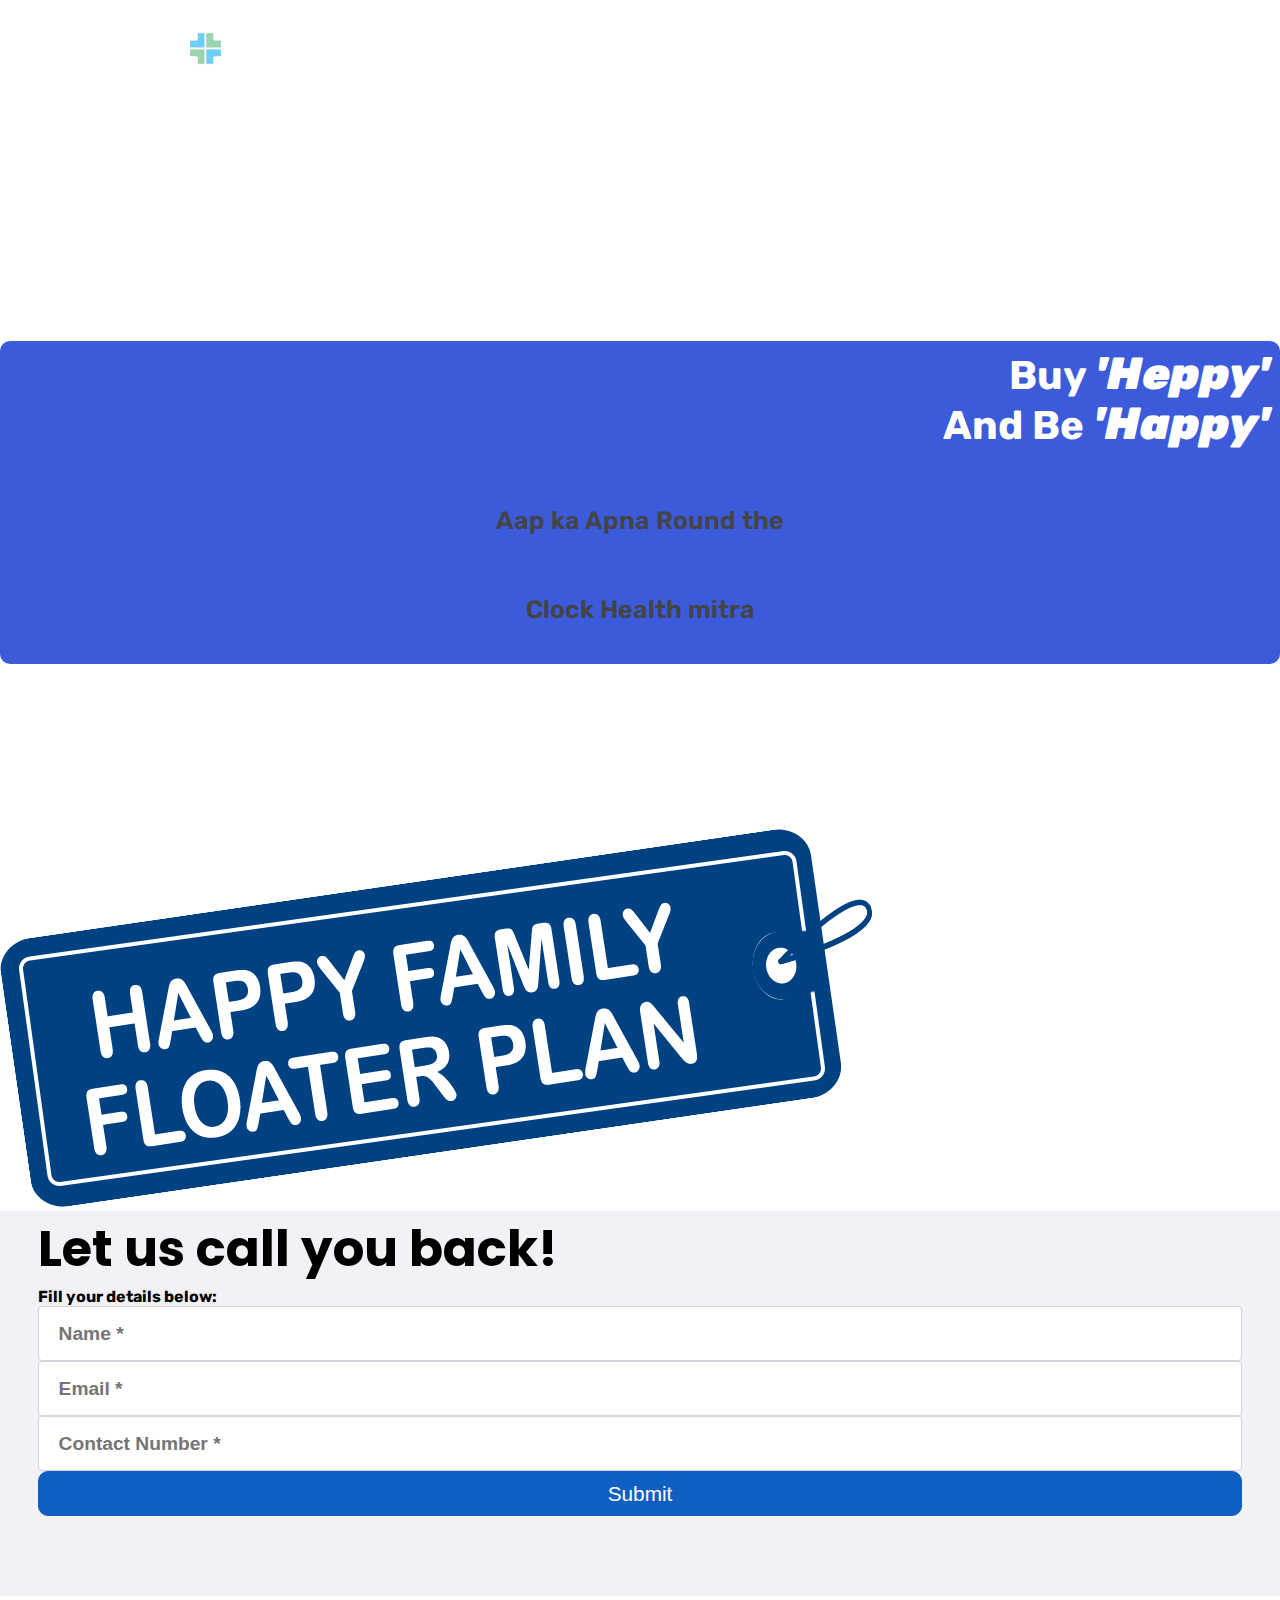
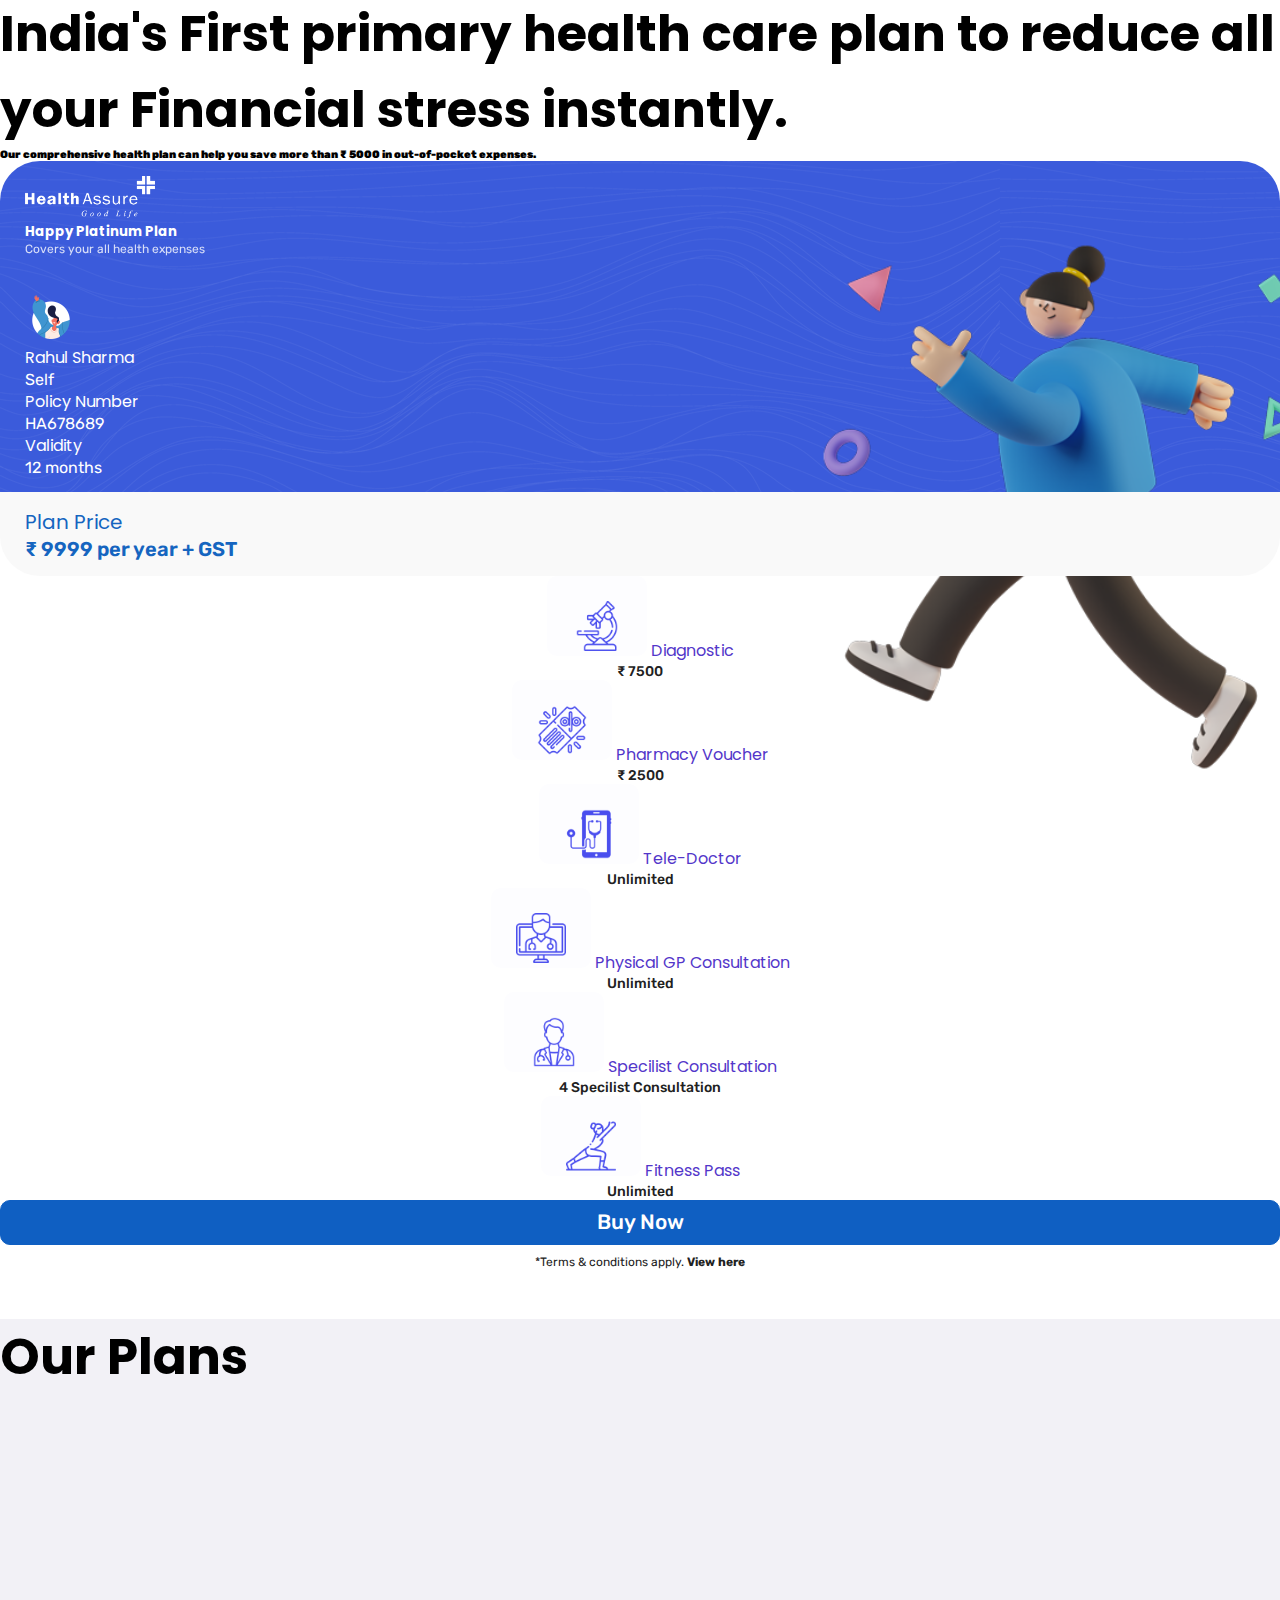
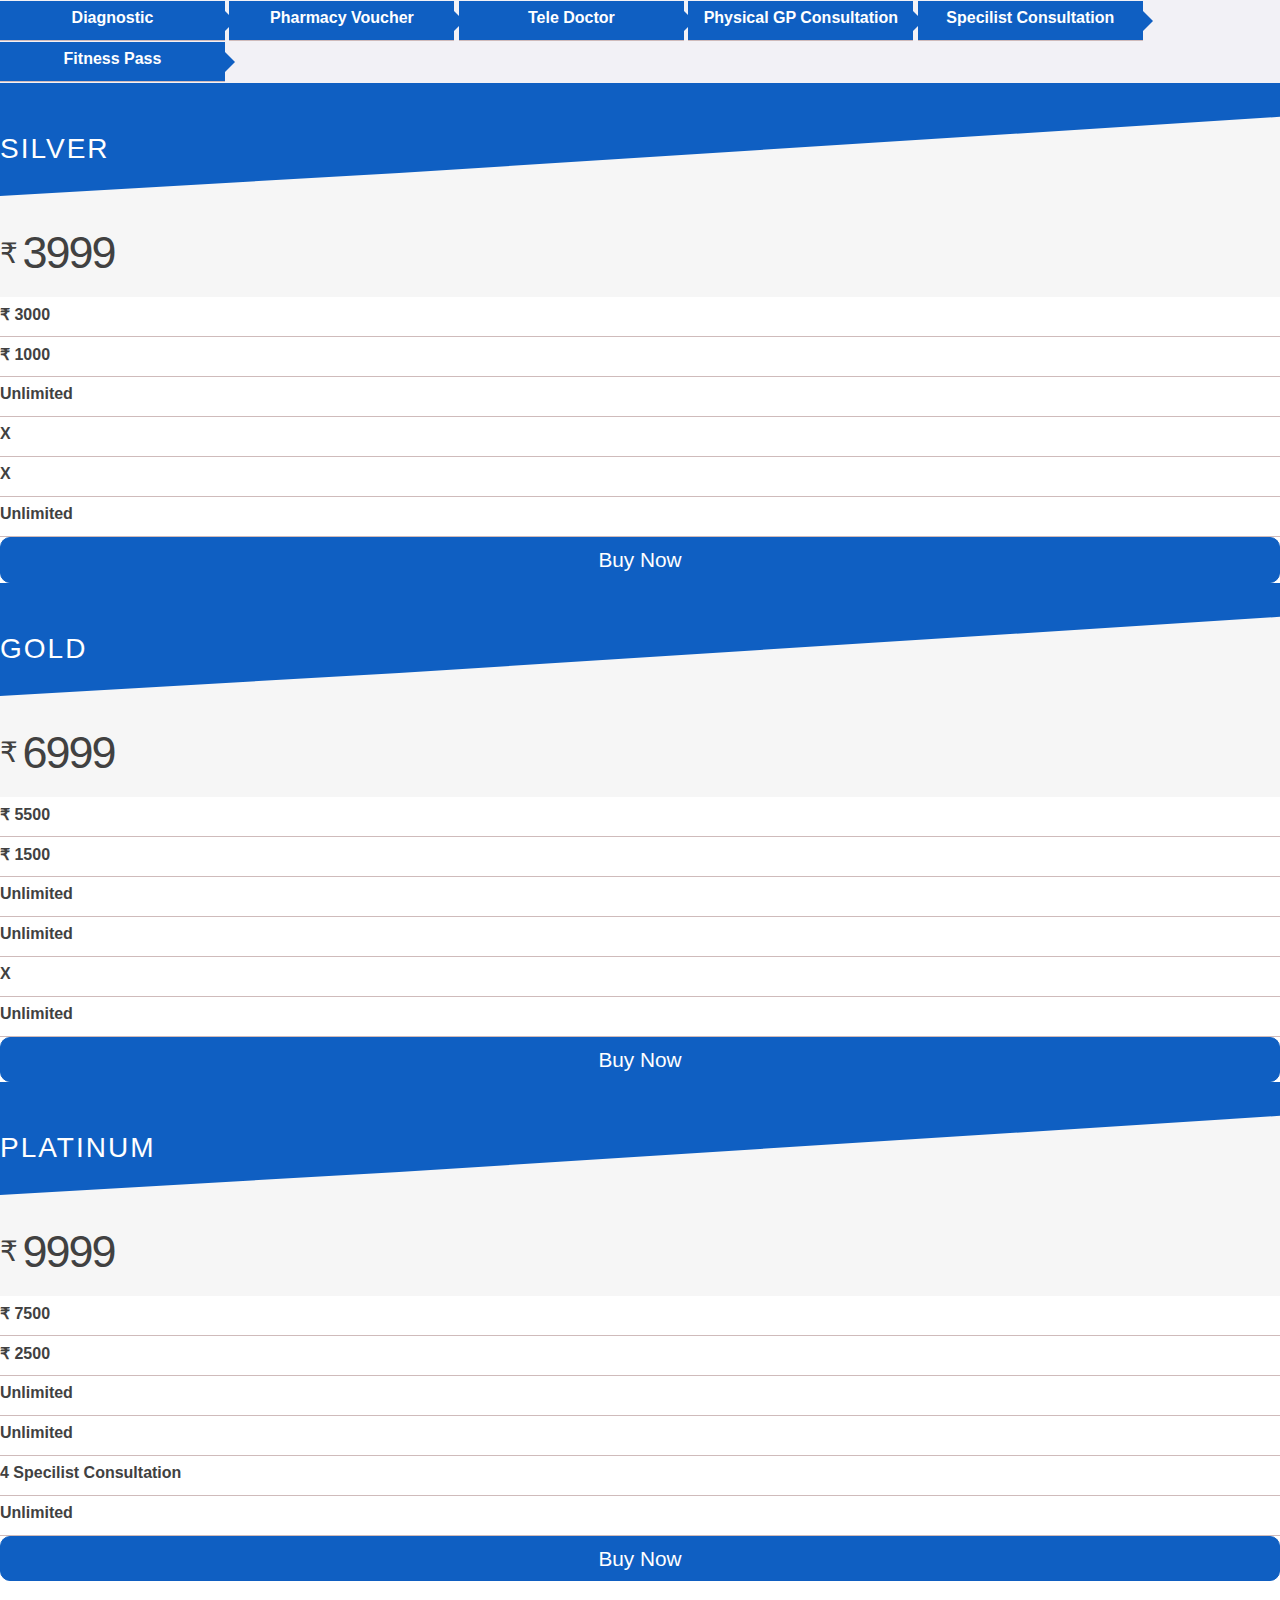
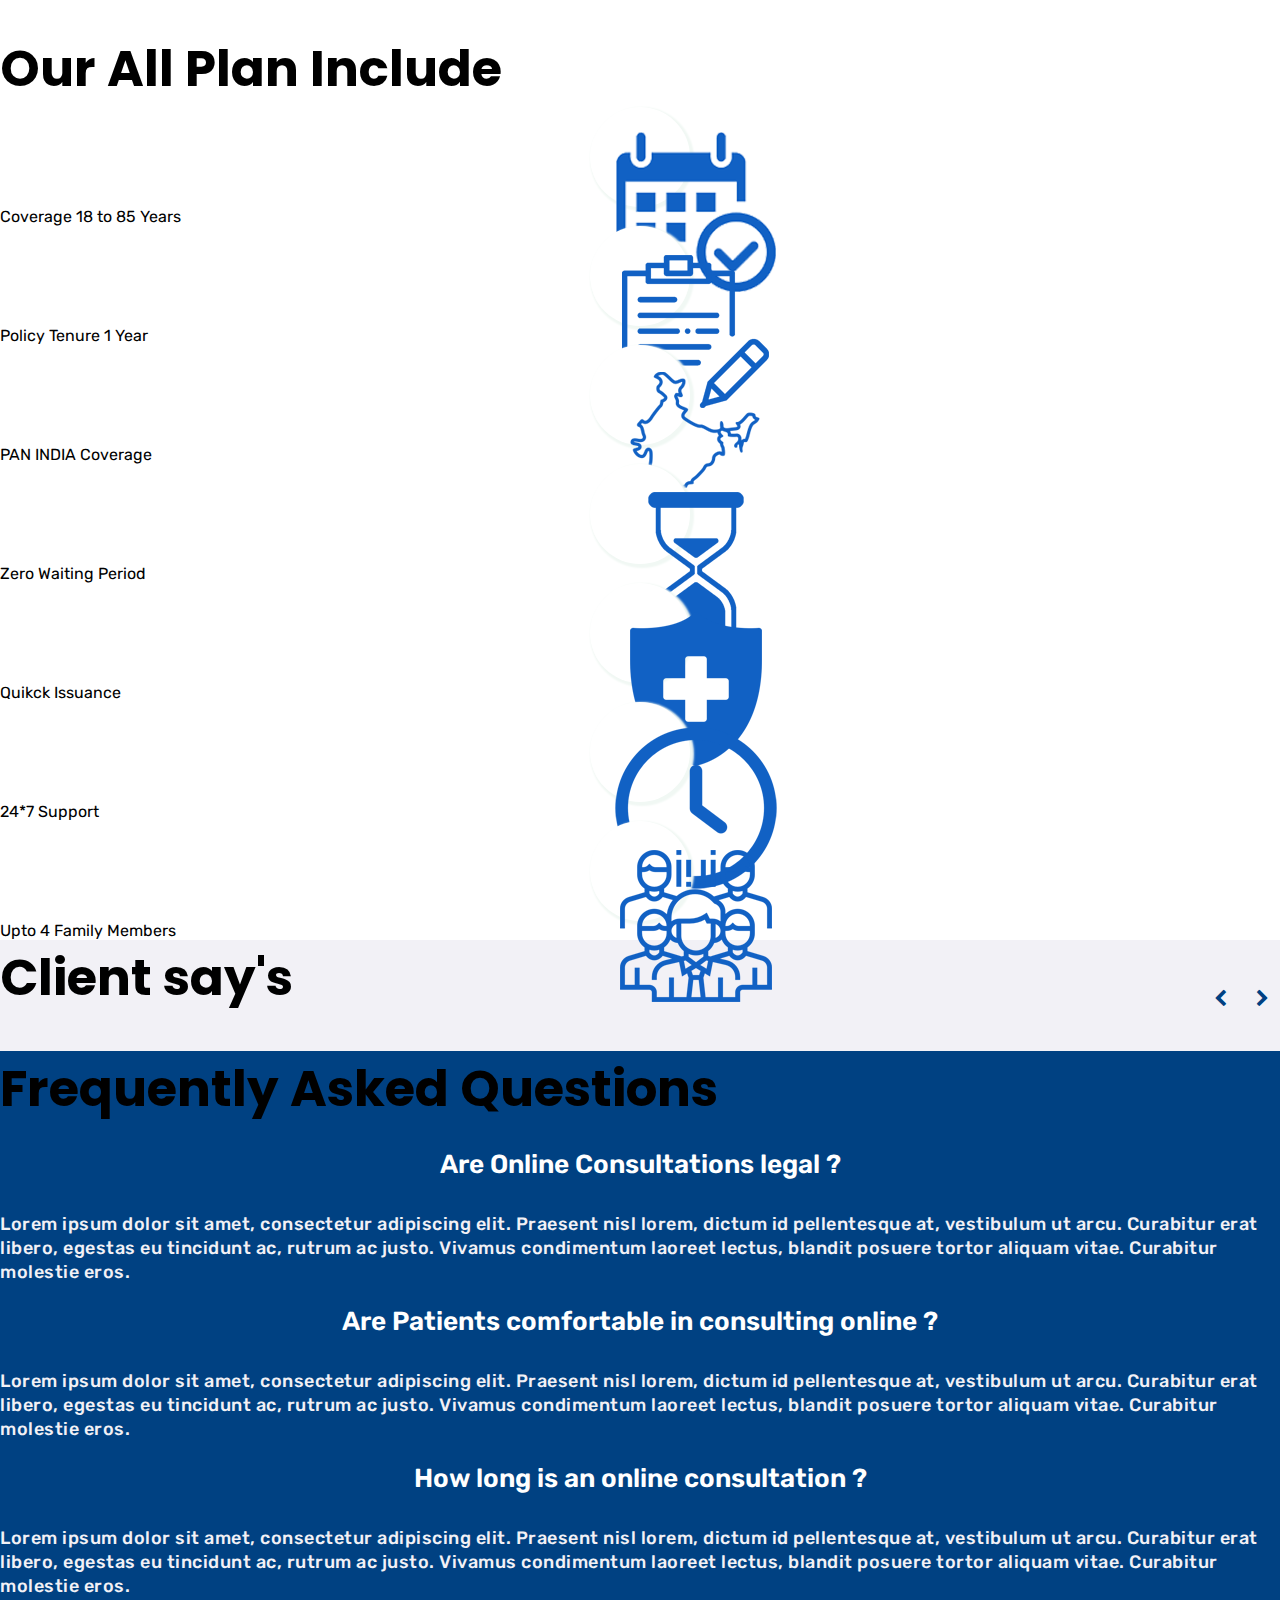
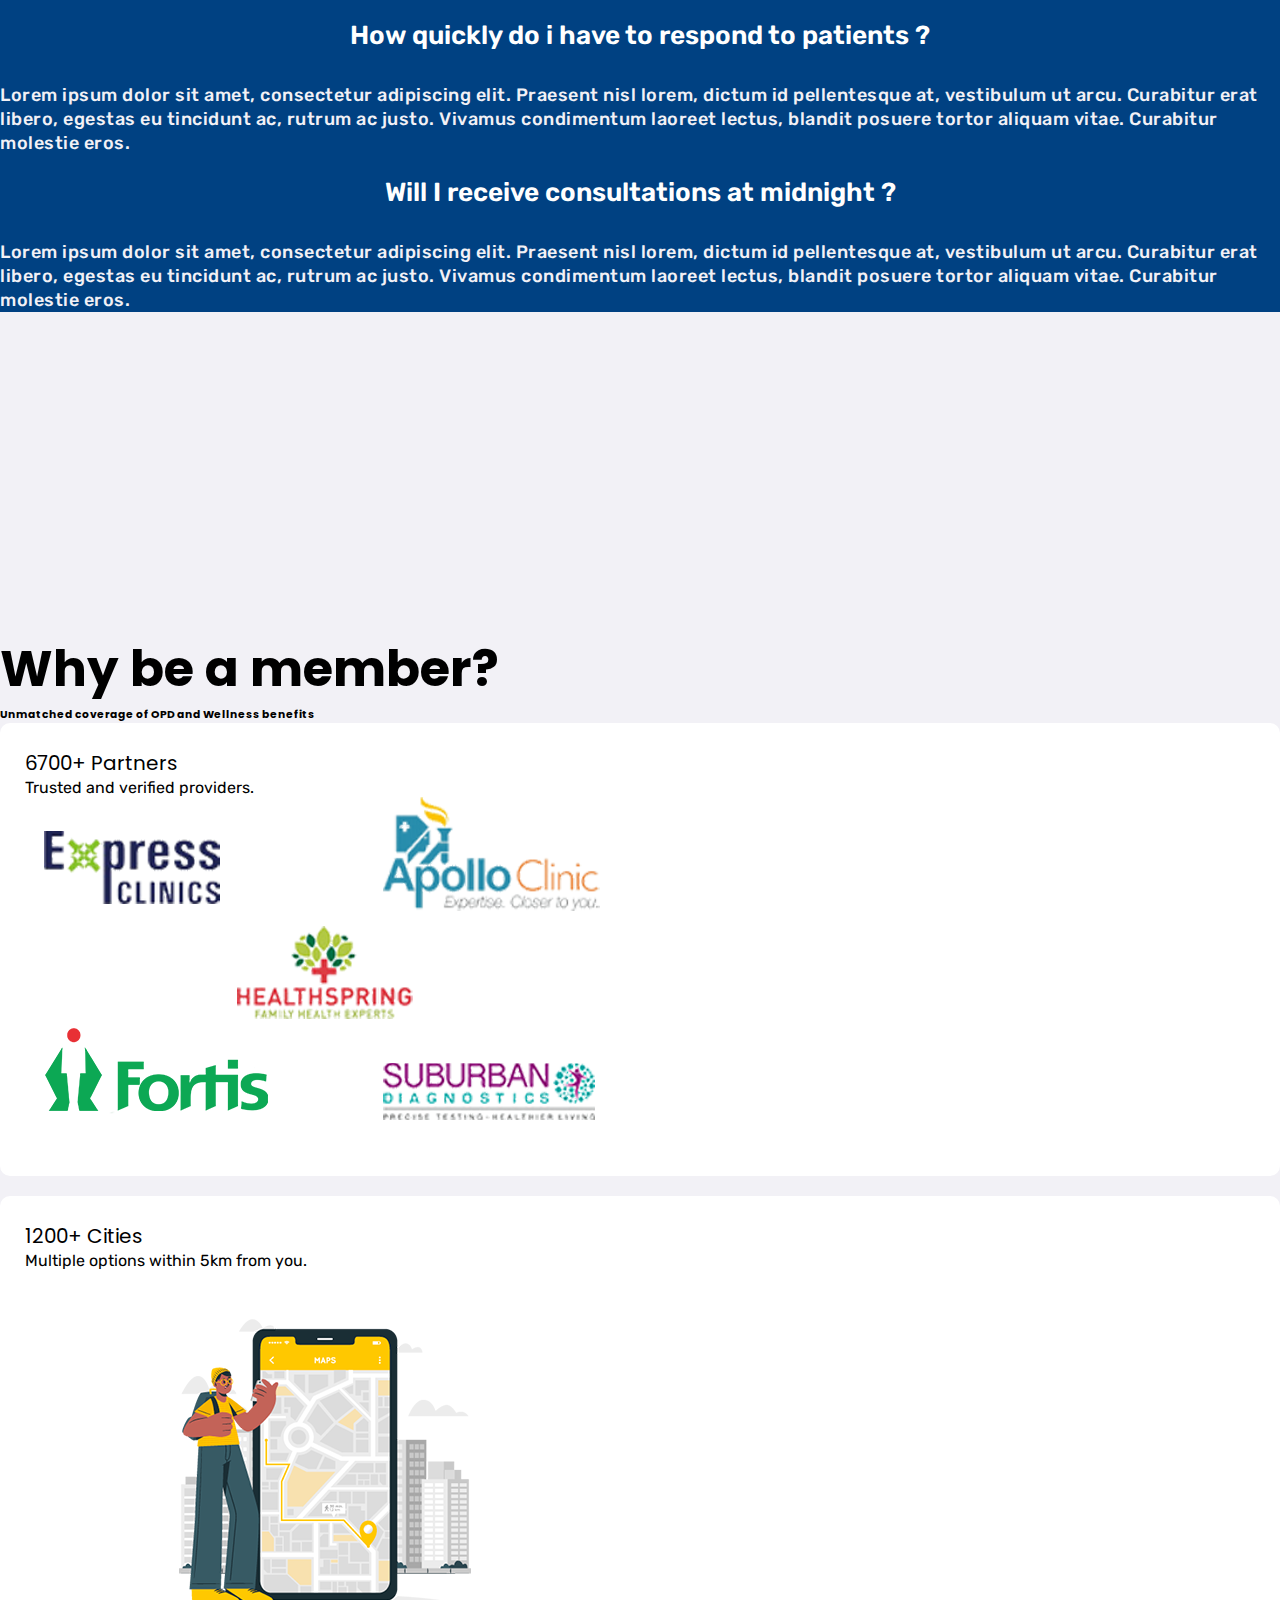
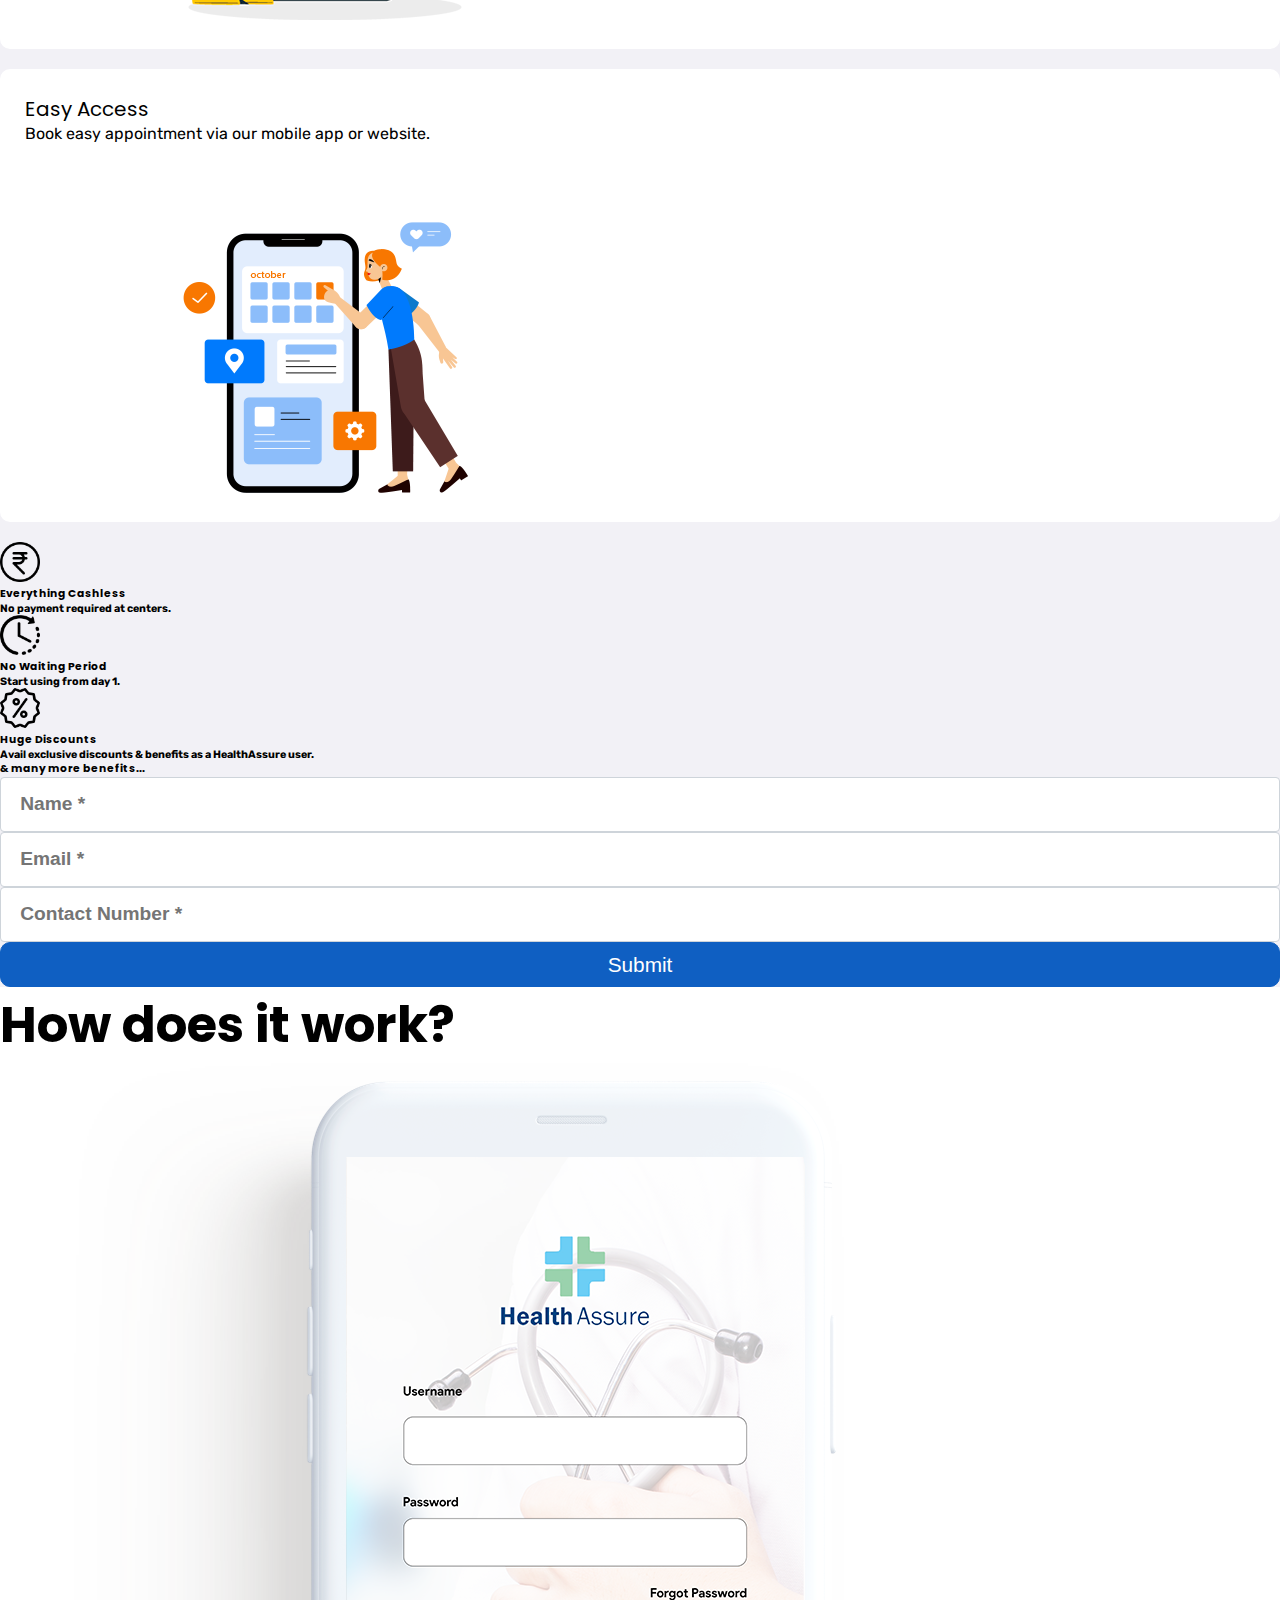
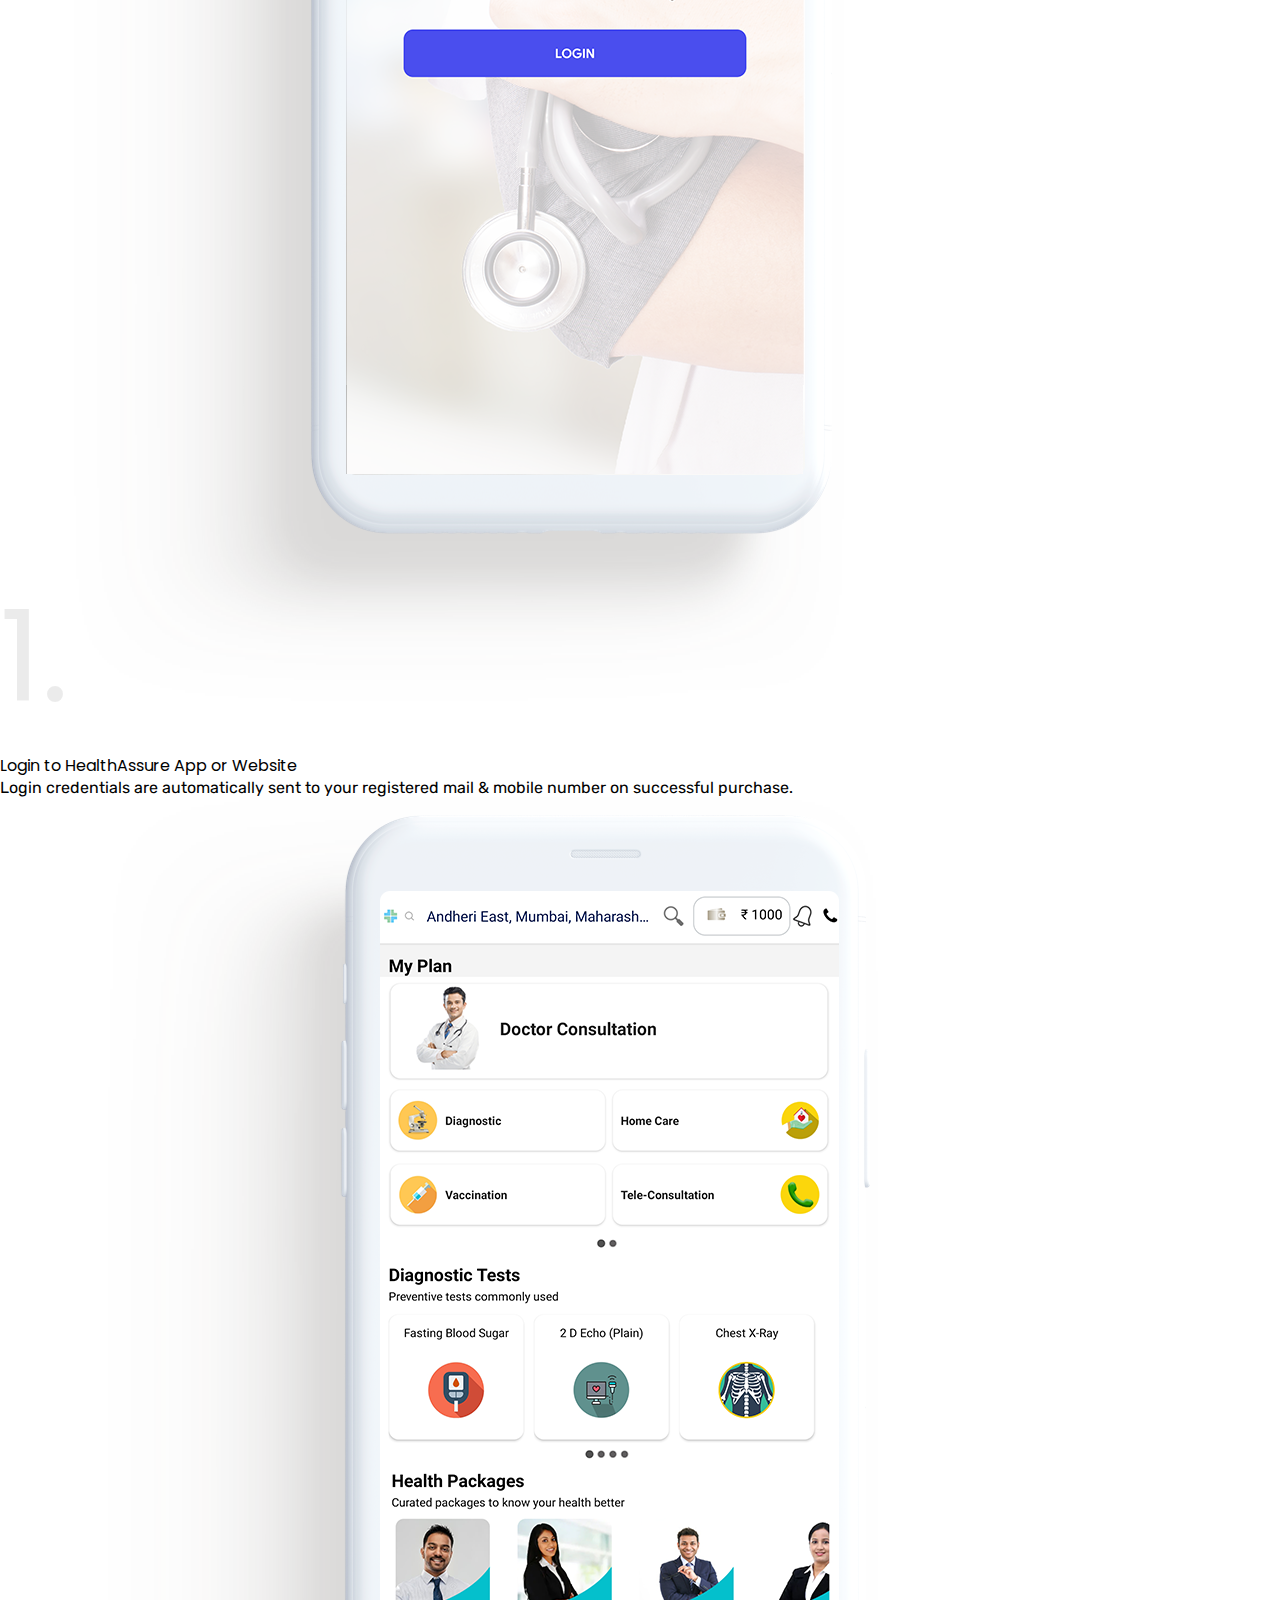
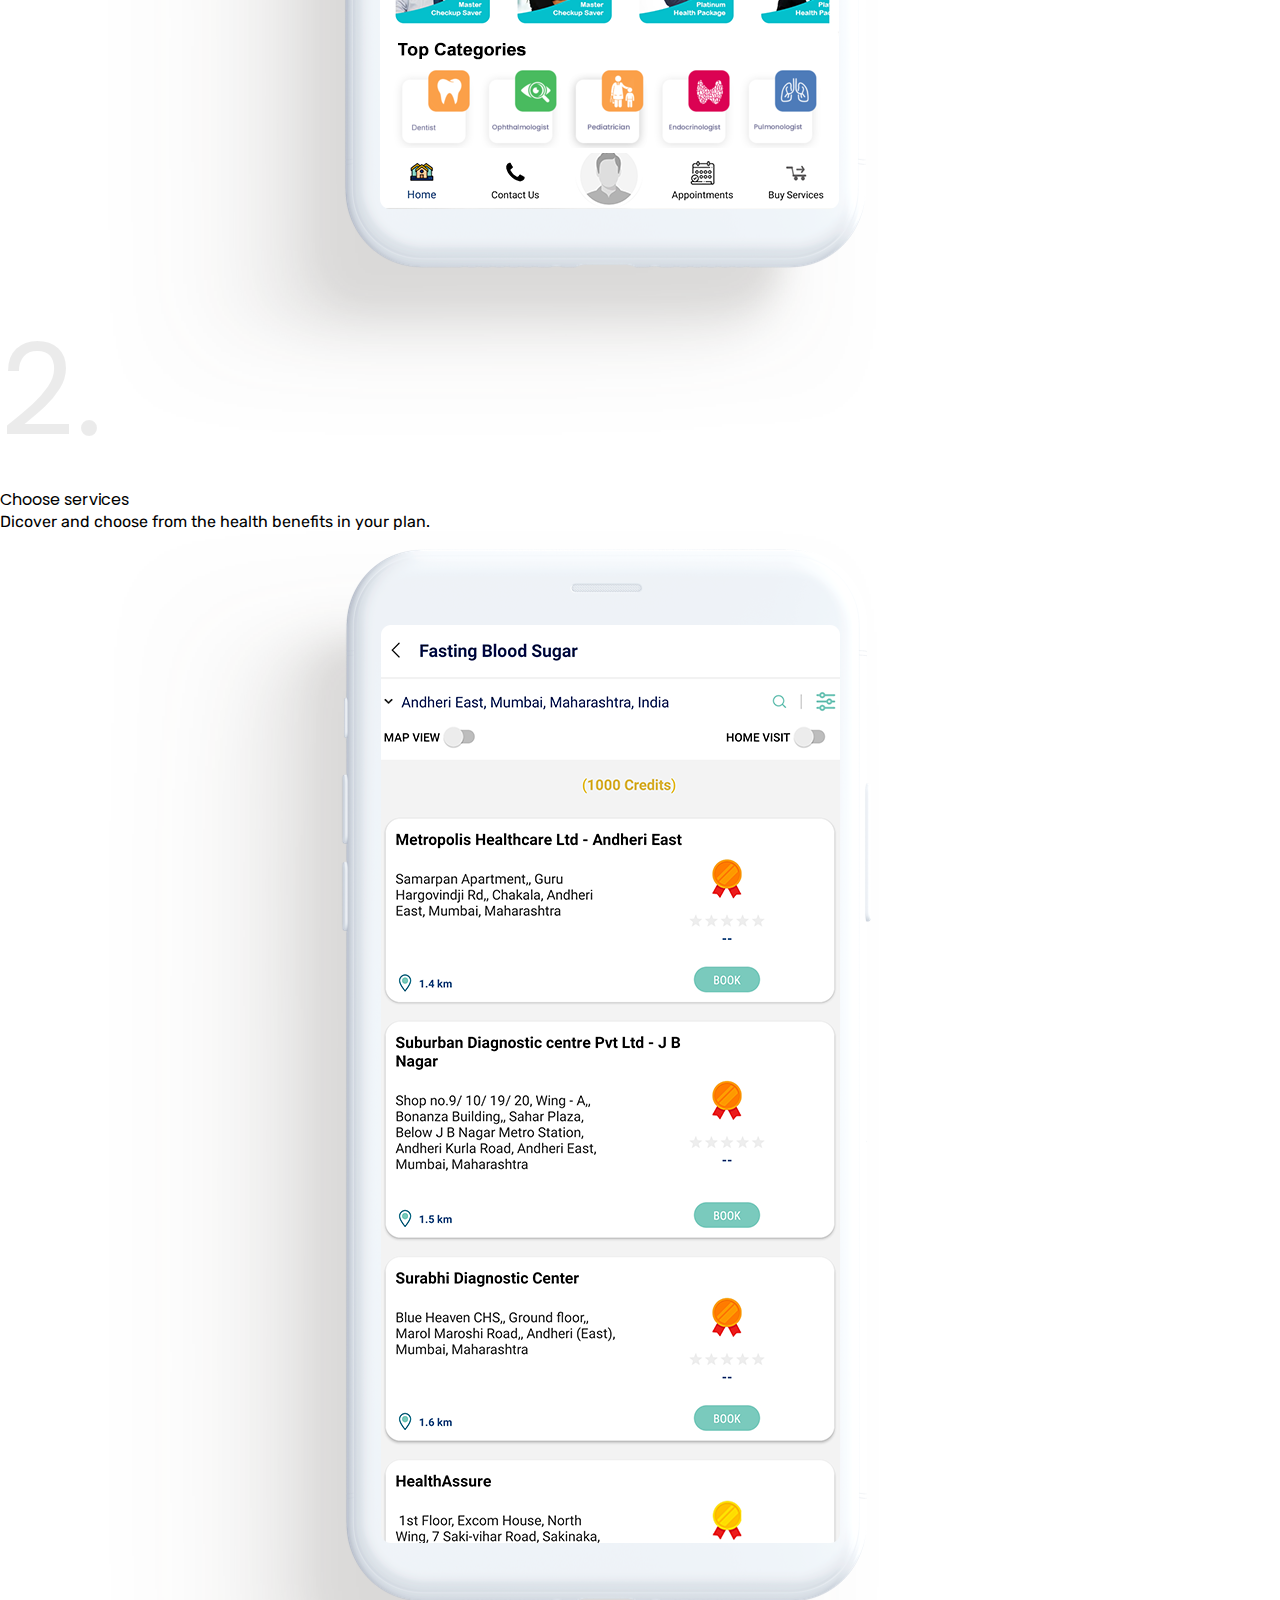
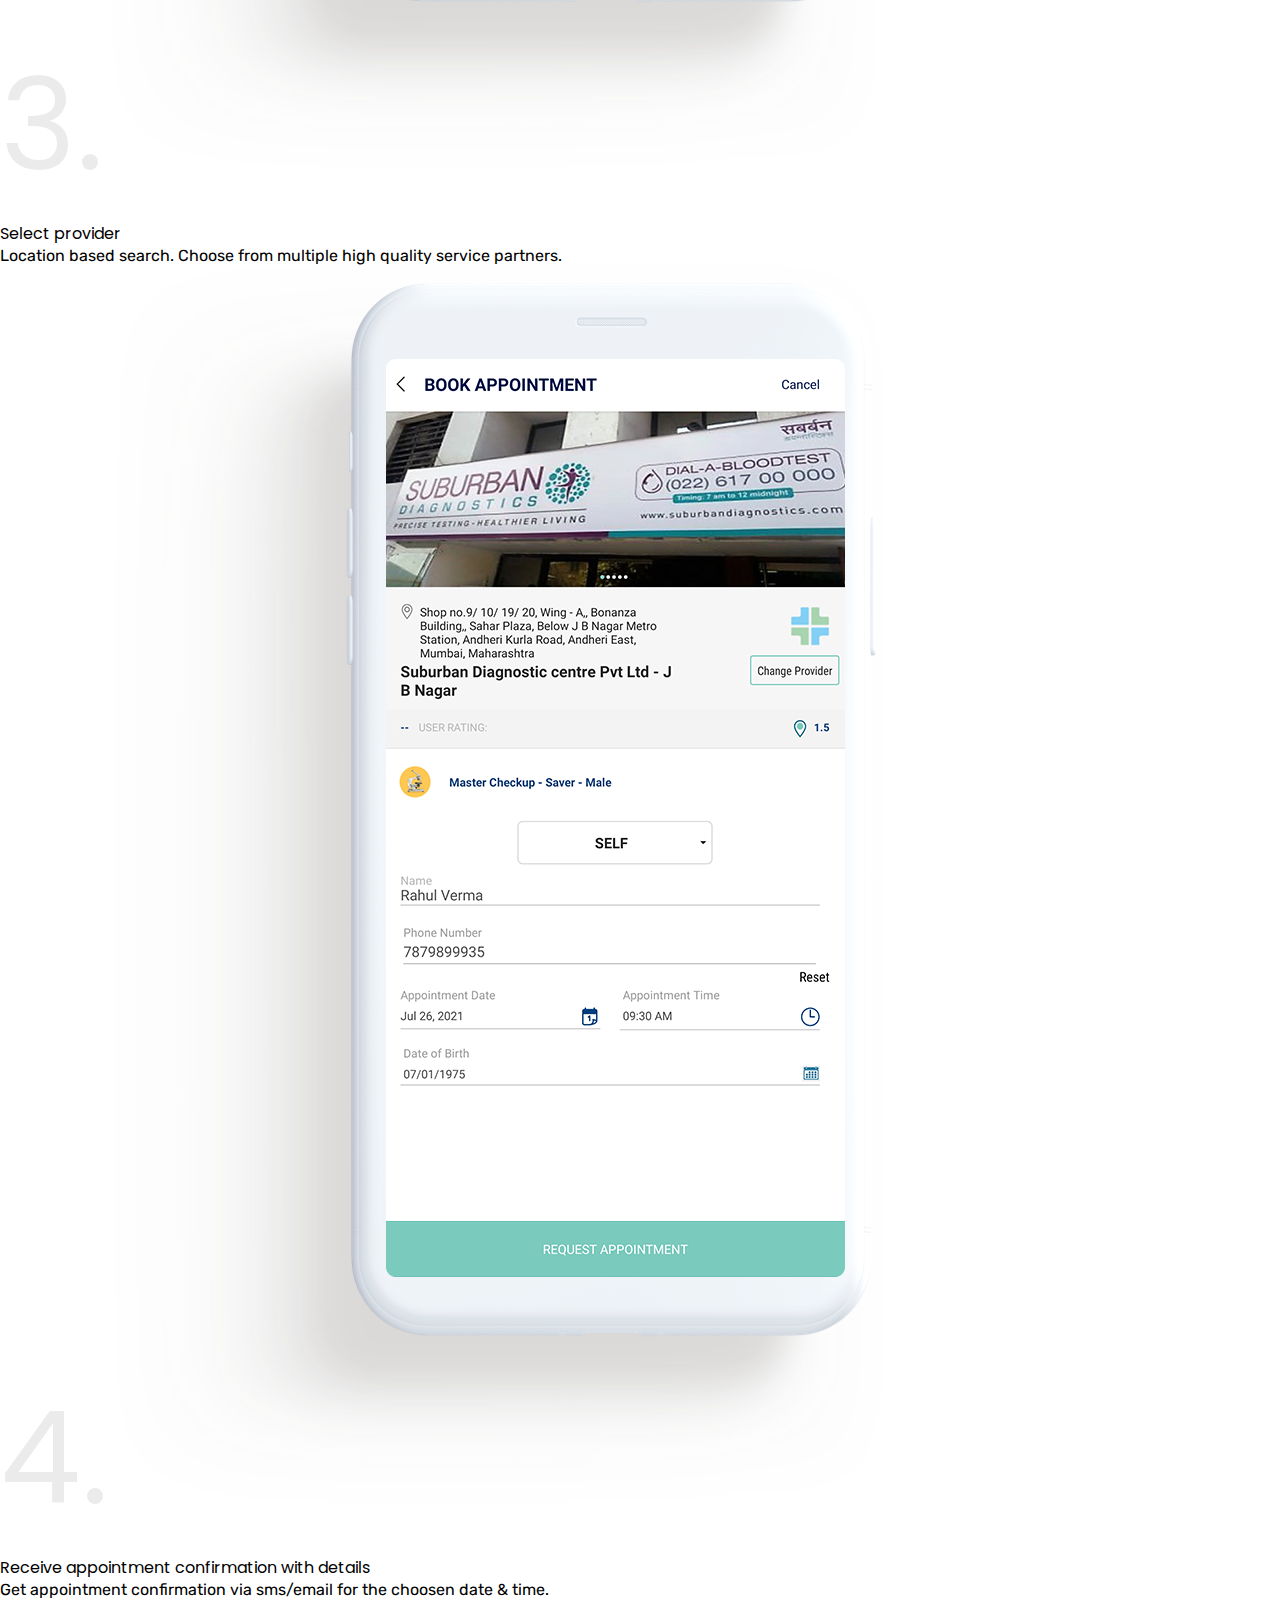
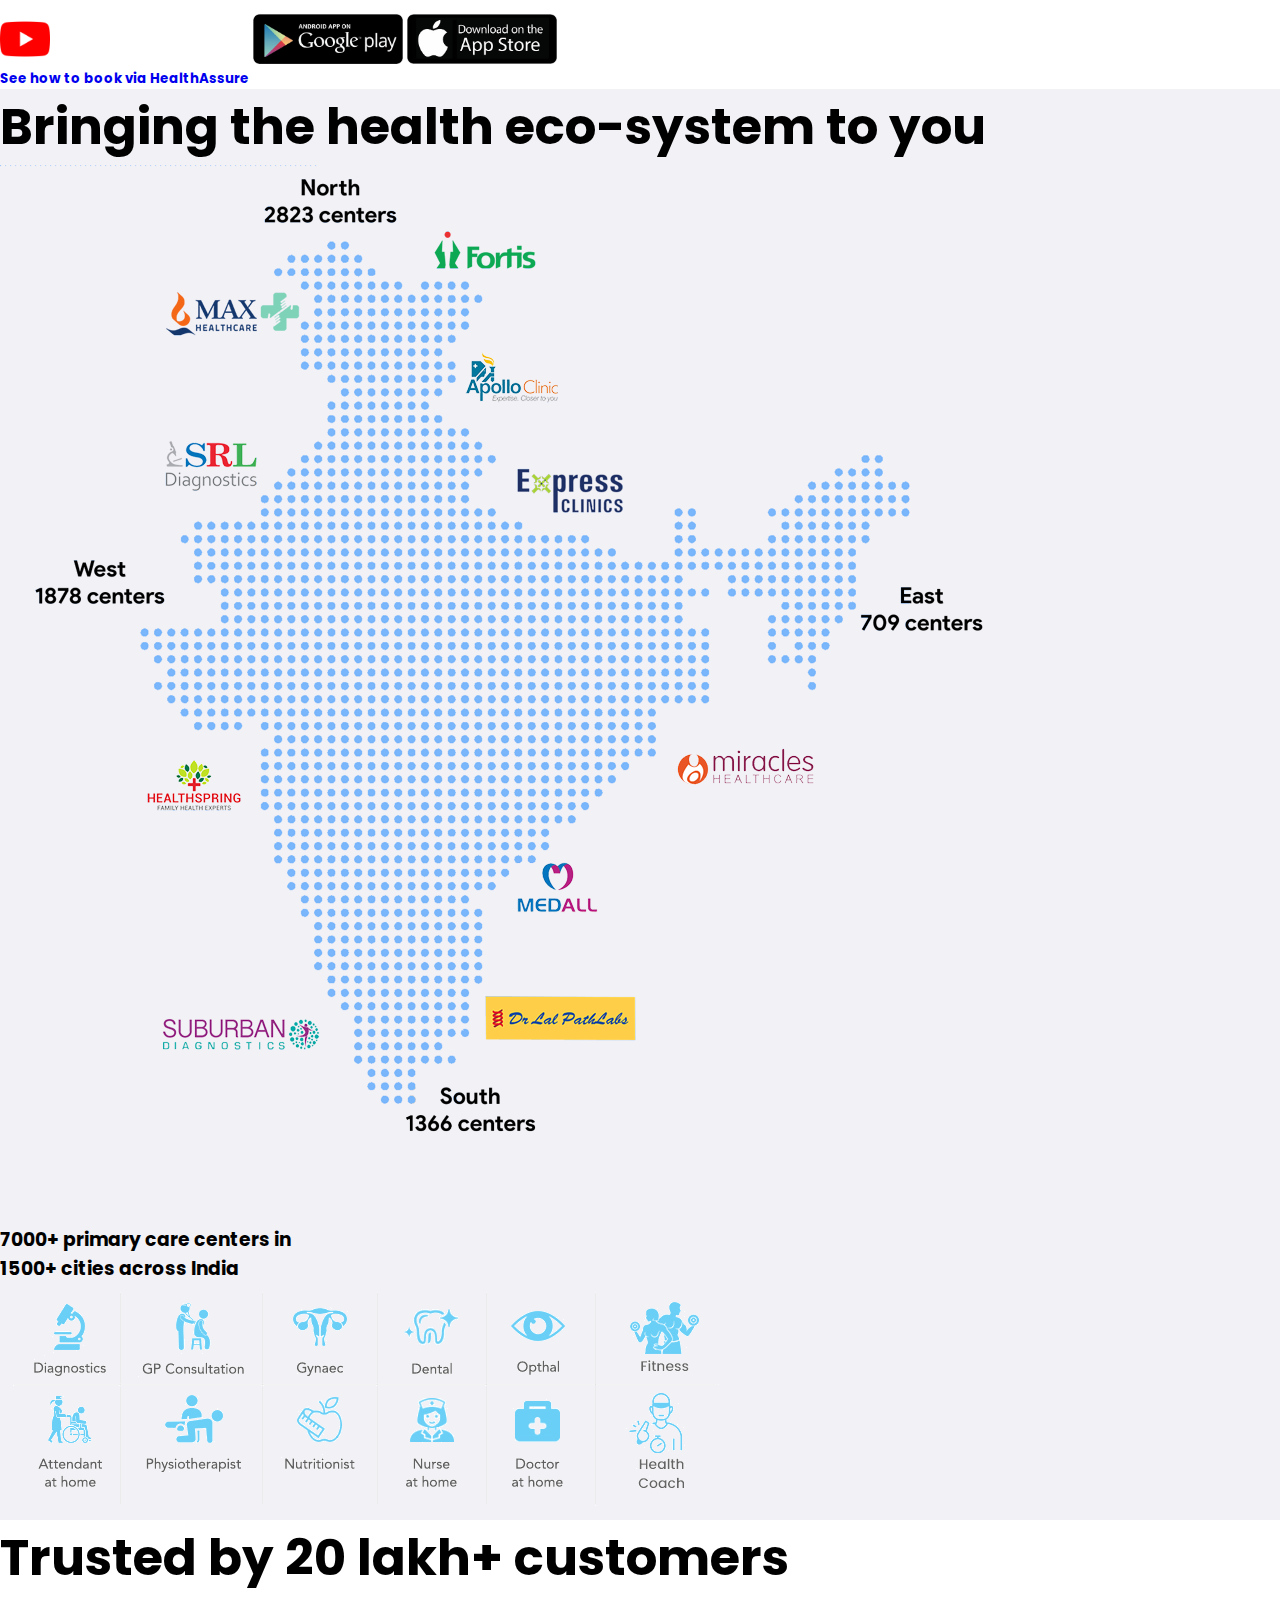
<file: plans/heppy.html>
<!DOCTYPE html>
<html>
<head>
	<meta charset="utf-8">
	 <meta name="viewport" content="width=device-width, initial-scale=1">
	 <meta name="description" content="">
	<title> Healthassure | Heppy</title>
	<link rel="stylesheet" href="https://cdn.jsdelivr.net/npm/bootstrap@4.5.3/dist/css/bootstrap.min.css" integrity="sha384-TX8t27EcRE3e/ihU7zmQxVncDAy5uIKz4rEkgIXeMed4M0jlfIDPvg6uqKI2xXr2" crossorigin="anonymous">	<link rel="stylesheet" type="text/css" href="css/style.css">
	<link rel="preconnect" href="https://fonts.googleapis.com">
    <link rel="preconnect" href="https://fonts.gstatic.com" crossorigin>
    <link href="https://fonts.googleapis.com/css2?family=Poppins:wght@700&display=swap" rel="stylesheet">
    <link href="https://fonts.googleapis.com/css2?family=Rubik&display=swap" rel="stylesheet">

   <link rel="stylesheet" href="https://cdnjs.cloudflare.com/ajax/libs/font-awesome/4.7.0/css/font-awesome.css" integrity="sha512-5A8nwdMOWrSz20fDsjczgUidUBR8liPYU+WymTZP1lmY9G6Oc7HlZv156XqnsgNUzTyMefFTcsFH/tnJE/+xBg==" crossorigin="anonymous" referrerpolicy="no-referrer" />

<link rel="stylesheet" href="https://cdnjs.cloudflare.com/ajax/libs/OwlCarousel2/2.3.4/assets/owl.carousel.min.css">
<link rel="stylesheet" href="https://cdnjs.cloudflare.com/ajax/libs/OwlCarousel2/2.3.4/assets/owl.theme.default.css">
</head>
<body>

<section class="bgmain">
	<div class="container-fluid">
			<div class="row">
				<div class="col-md-12">
				<a href="index.html"><img src="images/logo-white.png" class="img-fluid logo"></a>	</div>
				
			</div>
		
<div class="row pt-bnr">
<div class="col-md-6 box  " >
	<h1 class="head1"> Buy <i> <span> 'Heppy'</span></i></h1>
<h1 class="head1  pdb"> And Be <i><span>'Happy'</span></i></h1>
	<h4 class="subhead"> Aap ka Apna Round the</h4>
	<h4 class="subhead"> Clock Health mitra </h4>
	</div>
<div class="col-md-6">
</div>
</div>

<div class="row">
	<div class=" col-md-6 offset-md-6 pb-5 offer ">
		<img src="images/saletag1.png" class="img-fluid w-50  offer" >
		</div>
	</div>
</div>
	</section>

<section class="bg-lgrey">

 <div class="container-fluid pb-6  py-5 pdlr">
     <div class="row">
                <div class="col-12">
                    <div class="mb-5">
                        <h1 class="head text-center"> Let us call you back! </h1>
                        <p class="text-center"><b>Fill your details below:</b></p>
                                           </div>
                </div>
            </div>
		 <form>
	<div class="row">
		<div class="col-sm-12 col-md-6  col-lg-3 col-xl-3 col-xxl-3">
			<input type="text"  class="form-control mb-2" name="" placeholder="Name *" required>
	</div>
  <div class="col-sm-12 col-md-6  col-lg-3 col-xl-3 col-xxl-3">
			<input type="email" class="form-control mb-2" name="" placeholder="Email *" required>
	</div>
<div class="col-sm-12 col-md-6  col-lg-3 col-xl-3 col-xxl-3">
			<input type="text" class="form-control mb-2" name="" pattern="[789][0-9]{9}" placeholder="Contact Number *" required>
	</div>
<div class="col-sm-12 col-md-6  col-lg-3 col-xl-3 col-xxl-3 mx-auto  ">
			<button type="submit" class="btn btn-primary w-100 h-90" >Submit </button>
	</div>
</div>
	</form>
</div>
</section>

<section class="py-5 px-3 px-md-0 bg-white ">
        <div class="container">
            <div class="row">
                <div class="col-12">
                    <div class="mb-5">
                        <h1 class="head text-center"> India's First primary health care plan to reduce all your Financial stress instantly.</h1>
                        <h6 class=" text-center"><b>Our comprehensive health plan can help you save more than ₹ 5000 in out-of-pocket expenses.</b></h6>
                    </div>
                </div>
            </div>
                    <div class="row">
                        <div class="col-sm-12 col-md-12 col-lg-5 col-xl-5 col-xx-5">
                            <div class="wrapper mt-5" style="border-radius: 40px 40px 0 0;">
                                <img src="images/cbg.png" class="img-fluid cbg">
                                <div class="d-flex align-items-start justify-content-between member-card mb-4">
                                    <img src="images/logo2.png" class="logo1">
                                   <!--  <img src="images/niyo2.png" class="logo2"> -->
                                </div>
                                <div class="overviewInfo">
                                    <div class="productinfo">
                                        <div class="grouptext">
                                            <h5 class="f-poppins">Happy Platinum Plan</h5>
                                            <p>Covers your all health expenses</p>
                                        </div>
                                    </div>
                                </div>
                                <div class="d-flex align-items-start justify-content-start member-card">
                                    <img src="images/user3.png">
                                    <div class="ms-3">
                                        <label class="f-poppins"> Rahul Sharma</label>
                                        <p>Self</p>
                                    </div>
                                </div>
                                <div class="d-flex align-items-center justify-content-between">
                                    <div>
                                        <label class="f-poppins"> Policy Number </label>
                                        <p>HA678689</p>
                                    </div>
                                    <div>
                                        <label class="f-poppins"> Validity </label>
                                        <p>12 months</p>
                                    </div>
                                </div>
                            </div>
                            <div class="text-center">
                                <div class="wrapper wrapper2 shadow" style="border-radius: 0 0 40px 40px;">
                                    <label class="f-poppins d-inline-block me-3"> Plan Price </label>
                                    <p class="mb-0 d-inline-block" style="font-weight: 600;">&#8377; 9999 per year + GST
                                    </p>
                                </div>
                            </div>
                        </div>
                        <div class="col-sm-12 col-md-12 col-lg-7 col-xl-7 col-xx-7">
                            <div class="d-flex flex-wrap align-items-center justify-content-center flex-row">

<div class="row">
    <div class=" col-sm-12 col-md-4 col-lg-4 col-xl-4 col-xxl-4">
        
   <div class="item3">
                                    <img src="images/i1.png">
                                    <label class="f-poppins d-block">Diagnostic </label>
                                    <p class="my-2">&#8377; 7500 </p>
                                                                    </div>
    </div>

    <div class=" col-sm-6 col-md-4 col-lg-4 col-xl-4 col-xxl-4">
        <div class="item3" >
                                    <img src="images/voucher.png">
                                    <label class="f-poppins d-block"> Pharmacy Voucher </label>
                                    <p class="my-2">  &#8377; 2500 </p>
                                                                   </div> 

    </div>

    <div class=" col-sm-6 col-md-4 col-lg-4 col-xl-4 col-xxl-4">


         <div class="item3">
                                    <img src="images/tele-doctor.png">
                                    <label class="f-poppins d-block"> Tele-Doctor </label>
                                    <p class="my-2"> Unlimited </p>
                                </div>
        

    </div>


    <div class=" col-sm-6 col-md-4 col-lg-4 col-xl-4 col-xxl-4">
        
<div class="item3">
                                    <img src="images/i3.png">
                                    <label class="f-poppins d-block"> Physical GP Consultation </label>
                                    <p class="my-2"> Unlimited </p>
                                </div>
    </div>

    <div class=" col-sm-6 col-md-4 col-lg-4 col-xl-4 col-xxl-4">
        <div class="item3">
                                    <img src="images/doctor.png">
                                    <label class="f-poppins d-block"> Specilist Consultation </label>
                                <p class="my-2"> 4 Specilist Consultation </p>
                                </div>
                         </div>


    <div class=" col-sm-6 col-md-4 col-lg-4 col-xl-4 col-xxl-4">
        <div class="item3">
                                    <img src="images/i7.png">
                                <label class="f-poppins d-block"> Fitness Pass </label>
                                <p class="my-2"> Unlimited </p>
                                  </div>
                              </div>


<div class="col-sm-12 col-md-6 col-lg-6 col-xl-6 col-xxl-4 mx-auto">
        <div class="item3">
                                    <div class="text-center my-3 ">
                                <a href="#" class="btn btn-primary py-2 px-5 w-100 h-90">Buy Now</a>
                                <a href="#" class="tnc">*Terms & conditions apply. <strong>View here</strong></a>
                            </div>
                                  </div>
                              </div>
                            </div>
                           </div>
                         </div>
                    </div>
                </div>
             </section>


 <section class="py-5 px-3 bg-lgrey  desk-hidden" id="generic_price_table" >
        <div class="container">
            <div class="row">
                <div class="col-md-8 offset-md-3">
                   <div class="mb-5">
                    <h1 class="head text-center" >  Our Plans </h1>
                                          </div>
                </div>
            </div>
       <div class="row">
          <div class="col-sm-12 col-md-6 col-lg-4 col-xl-4 col-xxl-4">
                  <div class="generic_content clearfix">
                    <div class="generic_head_price clearfix text-center">
                    <div class="generic_head_content clearfix">
                     <div class="head_bg"></div>
                                <div class="head ">
                                    <span> Silver</span>
                                </div>
                          </div>
                            <div class="generic_price_tag clearfix">    
                                <span class="price">
                                <span class="sign">₹</span>
                                <span class="currency">3999</span>
                               </span>
                            </div>
                        </div>
                         <div class="generic_feature_list">
                            <ul>
                                <li><span class="float-left"> Diagnostic </span><span class="float-right">₹ 3000</span> </li>
                                <li><span class="float-left"> Pharmacy Voucher</span> <span class="float-right">₹ 1000</span> </li>
                                <li><span class="float-left">Tele Doctor </span><span class="float-right"> Unlimited </span> </li>
                                <li><span class="float-left"> Physcial GP Consultation </span><span class="float-right"> X</span> </li>
                               <li> <span class="float-left">Specilist Consultation </span><span class="float-right">X</span> </li>
                               <li><span class="float-left"> Fitness Pass </span><span class="float-right">Unlimited</span> </li>
                            </ul>
                            <button type="submit" class="btn btn-primary  w-100 h-90" > Buy Now </button>
                      </div>
                     </div>
                    
                   </div>


                <div class="col-sm-12 col-md-6 col-lg-4 col-xl-4 col-xxl-4">
                  <div class="generic_content clearfix">
                    <div class="generic_head_price clearfix text-center">
                    <div class="generic_head_content clearfix">
                     <div class="head_bg"></div>
                                <div class="head">
                                    <span> Gold </span>
                                </div>
                          </div>
                             <div class="generic_price_tag clearfix">    
                                <span class="price">
                                <span class="sign">₹</span>
                                <span class="currency">6999</span>
                               </span>
                            </div>
                        </div>
                          <div class="generic_feature_list">
                            <ul>
                                <li><span class="float-left"> Diagnostic </span> <span class="float-right">₹ 5500</span> </li>
                                <li><span class="float-left"> Pharmacy Voucher </span> <span class="float-right">₹ 1500</span> </li>
                                <li><span class="float-left"> Tele Doctor </span><span class="float-right"> Unlimited </span> </li>
                               <li><span class="float-left"> Physical GP Consultation </span> <span class="float-right">Unlimited</span> </li>        
                               <li> <span class="float-left"> Specilist Consultation </span> <span class="float-right"> X </span> </li>
                               <li><span class="float-left"> Fitness Pass </span> <span class="float-right">Unlimited</span> </li>
                            </ul>
                            <button type="submit" class="btn btn-primary  w-100 h-90" > Buy Now </button>
                        </div>
                   
                   </div>
               </div>

  <div class="col-sm-12 col-md-6 col-lg-4 col-xl-4 col-xxl-4 mx-auto">
                  <div class="generic_content clearfix">
                    <div class="generic_head_price clearfix text-center">
                    <div class="generic_head_content clearfix">
                     <div class="head_bg"></div>
                                <div class="head">
                                    <span> Platinum </span>
                                </div>
                          </div>
                             <div class="generic_price_tag clearfix">    
                                <span class="price">
                                <span class="sign">₹</span>
                                <span class="currency">9999</span>
                               </span>
                            </div>
                        </div>
                          <div class="generic_feature_list">
                            <ul>
                                <li><span class="float-left">  Diagnostic </span> <span class="float-right">₹ 7500</span> </li>
                                <li> <span class="float-left">Pharmacy Voucher </span><span class="float-right">₹ 2500</span> </li>
                                <li><span class="float-left"> Tele Doctor </span> <span class="float-right">Unlimited</span> </li>
                                <li><span class="float-left"> Physical GP Consultation </span><span class="float-right">Unlimited</span> </li>
                               <li><span class="float-left"> Specilist Consultation </span><span class="float-right"> 4 Specilist Consultation </span> </li>
                               <li><span class="float-left">Fitness Pass </span> <span class="float-right">Unlimited</span> </li>
                            </ul>
                            <button type="submit" class="btn btn-primary  w-100 h-90" > Buy Now </button>
                        </div>
                     </div>
               </div>
           </div>
        </div>
    </section>






 <section class="py-5 px-3 bg-lgrey mob-hidden" id="generic_price_table" >
        <div class="container">
            <div class="row">
                <div class="col-md-8 offset-md-3">
                   <div class="mb-5">
                    <h1 class="head text-center" >  Our Plans </h1>
                                          </div>
                </div>
            </div>
       <div class="row">
                <div class="col-md-3 planspt" >
                    <div class="generic_content clearfix" style="background-color:transparent;">
                       <div class="generic_feature_list pt-2" >
                            <ul>
                                <li class="right-arrow"><span style="color:#ffffff;"> Diagnostic</span></li>
                                <li class="right-arrow"><span style="color:#ffffff;"> Pharmacy Voucher</span></li>
                               <li class="right-arrow"><span style="color:#ffffff;"> Tele Doctor</span></li>
                               <li class="right-arrow"><span style="color:#ffffff;"> Physical GP Consultation </span></li>
                               <li class="right-arrow"><span style="color:#ffffff;"> Specilist Consultation </span></li>
                                <li class="right-arrow"><span style="color:#ffffff;"> Fitness Pass </span></li>
                                                         </ul>
                        </div>
                     </div>
                    
                </div>
              

                <div class="col-md-3 text-center">
                  <div class="generic_content clearfix">
                    <div class="generic_head_price clearfix">
                    <div class="generic_head_content clearfix">
                     <div class="head_bg"></div>
                                <div class="head">
                                    <span> Silver</span>
                                </div>
                          </div>
                            <div class="generic_price_tag clearfix">    
                                <span class="price">
                                <span class="sign">₹</span>
                                <span class="currency">3999</span>
                               </span>
                            </div>
                        </div>
                         <div class="generic_feature_list">
                            <ul>
                                <li><span>₹ 3000</span> </li>
                                <li><span>₹ 1000</span> </li>
                                <li><span>Unlimited</span> </li>
                                <li><span>X</span> </li>
                               <li><span>X</span> </li>
                               <li><span>Unlimited</span> </li>
                            </ul>
                            <button type="submit" class="btn btn-primary  w-100 h-90" > Buy Now </button>
                      </div>
                     </div>
                    
                   </div>


                <div class="col-md-3 text-center">
                  <div class="generic_content clearfix">
                    <div class="generic_head_price clearfix">
                    <div class="generic_head_content clearfix">
                     <div class="head_bg"></div>
                                <div class="head">
                                    <span> Gold </span>
                                </div>
                          </div>
                             <div class="generic_price_tag clearfix">    
                                <span class="price">
                                <span class="sign">₹</span>
                                <span class="currency">6999</span>
                               </span>
                            </div>
                        </div>
                          <div class="generic_feature_list">
                            <ul>
                                <li><span>₹ 5500</span> </li>
                                <li><span>₹ 1500</span> </li>
                                <li><span>Unlimited</span> </li>
                               <li><span>Unlimited</span> </li>                               <li><span>X</span> </li>
                               <li><span>Unlimited</span> </li>
                            </ul>
                            <button type="submit" class="btn btn-primary  w-100 h-90" > Buy Now </button>
                        </div>
                   
                   </div>
               </div>

  <div class="col-md-3 text-center">
                  <div class="generic_content clearfix">
                    <div class="generic_head_price clearfix">
                    <div class="generic_head_content clearfix">
                     <div class="head_bg"></div>
                                <div class="head">
                                    <span> Platinum </span>
                                </div>
                          </div>
                             <div class="generic_price_tag clearfix">    
                                <span class="price">
                                <span class="sign">₹</span>
                                <span class="currency">9999</span>
                               </span>
                            </div>
                        </div>
                          <div class="generic_feature_list">
                            <ul>
                                <li><span>₹ 7500</span> </li>
                                <li><span>₹ 2500</span> </li>
                                <li><span>Unlimited</span> </li>
                                <li><span>Unlimited</span> </li>
                               <li><span> 4 Specilist Consultation </span> </li>
                               <li><span>Unlimited</span> </li>
                            </ul>
                            <button type="submit" class="btn btn-primary  w-100 h-90" > Buy Now </button>
                        </div>
                     </div>
               </div>
           </div>
        </div>
    </section>


   


<section class="py-3 px-3">
    <div class="container">
<div class="row">
                <div class="col-12">
                    <div class="mb-5">
                        <h1 class="head text-center"> Our All Plan Include </h1>
                                           </div>
                </div>
            </div>
<div class="row">
            <div class="col">
      <div class="benefits">
    <img src="images/coverage.png" class="img-fluid">
    
</div>
 <p class="text-center pt-2"> Coverage 18 to 85 Years </p>
                 </div>
        <div class="col">
         <div class="benefits">
    <img src="images/notepad.png" class="img-fluid">
    
</div>
 <p class="text-center pt-2"> Policy Tenure 1 Year</p>
                  </div>
                        <div class="col">
 <div class="benefits">
    <img src="images/panindia.png" class="img-fluid">
    </div>
<p class="text-center pt-2"> PAN INDIA Coverage </p>
                </div>
    <div class="col">
<div class="benefits">
    <img src="images/zero-waiting.png" class="img-fluid">
    </div>
 <p class="text-center pt-2"> Zero Waiting Period </p>
    </div>

    <div class="col">
 <div class="benefits">
    <img src="images/shield.png" class="img-fluid">
    </div>
<p class="text-center pt-2">Quikck Issuance </p>
                 </div>

     <div class="col">
 <div class="benefits">
    <img src="images/clock.png" class="img-fluid">
    </div>
 <p class="text-center pt-2"> 24*7 Support </p>
 </div>
<div class="col">
 <div class="benefits">
    <img src="images/group-users.png" class="img-fluid">
    </div>
 <p class="text-center pt-2"> Upto 4 Family Members </p>
                  </div>
             </div>
        
    </div>
    </section>




<section class="bg-lgrey">  
<div class="bbb_viewed py-5">
    <div class="container">
       <div class="row">
                <div class="col-12">
                    <div class="mb-5">
                        <h1 class="head text-center"> Client say's </h1>
                                           </div>
                </div>
            </div>

        <div class="row">
            <div class="col">
                <div class="bbb_main_container">
                    <div class="bbb_viewed_title_container">
                        
                        <div class="bbb_viewed_nav_container">
                            <div class="bbb_viewed_nav bbb_viewed_prev"><i class="fa fa-chevron-left"></i></div>
                            <div class="bbb_viewed_nav bbb_viewed_next"><i class="fa fa-chevron-right"></i></div>
                        </div>
                    </div>
                    <div class="bbb_viewed_slider_container">
                        <div class="owl-carousel owl-theme bbb_viewed_slider">
                          
                            <div class="owl-item">
                                <div class="bbb_viewed_item d-flex flex-column align-items-center justify-content-center text-center box1">
                                   <p> Lorem Ipsum is simply dummy text of the printing and typesetting industry. Lorem Ipsum has been the industry's standard dummy text ever since the 1500s, when an unknown printer took a galley of type and scrambled it to make a type specimen book. </p>
                                   </div>
                        <div class="col-12 testi text-center">
                                     <img src="images/sodexo-testi.png" class=" img-fluid" alt="Sodexo">
                                      <p><b>VP, Engagement, Sodexo </b></p>
                                   </div>
                             </div>
                        <div class="owl-item">
                                <div class="bbb_viewed_item d-flex flex-column align-items-center justify-content-center text-center box1">
                                   <p> Lorem Ipsum is simply dummy text of the printing and typesetting industry. Lorem Ipsum has been the industry's standard dummy text ever since the 1500s, when an unknown printer took a galley of type and scrambled it to make a type specimen book. </p>
                                   </div>

                                     <div class="col testi text-center">
                                     <img src="images/indus-tower-testi.png" class=" img-fluid" alt="Sodexo">
                                      <p><b>VP, Engagement, Sodexo </b></p>
                                   </div>
                            </div>
                      <div class="owl-item">
                                <div class="bbb_viewed_item d-flex flex-column align-items-center justify-content-center text-center box1">
                                   <p> Lorem Ipsum is simply dummy text of the printing and typesetting industry. Lorem Ipsum has been the industry's standard dummy text ever since the 1500s, when an unknown printer took a galley of type and scrambled it to make a type specimen book. </p>
                                   </div>
                               <div class="col testi text-center">
                                     <img src="images/ge-logo-testi.png" class=" img-fluid" alt="Sodexo">
                                      <p><b>VP, Engagement, Sodexo </b></p>
                                   </div>
                            </div>
                        </div>
                    </div>
                </div>
            </div>
        </div>
    </div>
</div>

</section>


<section class="bg-blue">

    <div class="container">
        <div class="row">
         <div class="col-12 ">
            <h1 class="head text-center text-white py-5 px-3">Frequently Asked Questions  </h1>
            </div>
       </div>
       <div class="row pb-5">
        <div class="col-md-12 faqhead">
            <h4 > Are Online Consultations legal ? </h4>
            <p >Lorem ipsum dolor sit amet, consectetur adipiscing elit. Praesent nisl lorem, dictum id pellentesque at, vestibulum ut arcu. Curabitur erat libero, egestas eu tincidunt ac, rutrum ac justo. Vivamus condimentum laoreet lectus, blandit posuere tortor aliquam vitae. Curabitur molestie eros. </p>


            <h4 > Are Patients comfortable in consulting online ?  </h4>
            <p>Lorem ipsum dolor sit amet, consectetur adipiscing elit. Praesent nisl lorem, dictum id pellentesque at, vestibulum ut arcu. Curabitur erat libero, egestas eu tincidunt ac, rutrum ac justo. Vivamus condimentum laoreet lectus, blandit posuere tortor aliquam vitae. Curabitur molestie eros. </p>


       <h4 > How long is an online consultation ? </h4>
            <p>Lorem ipsum dolor sit amet, consectetur adipiscing elit. Praesent nisl lorem, dictum id pellentesque at, vestibulum ut arcu. Curabitur erat libero, egestas eu tincidunt ac, rutrum ac justo. Vivamus condimentum laoreet lectus, blandit posuere tortor aliquam vitae. Curabitur molestie eros. </p>


<!-- <h4 > How will I receive Payments ? </h4>
            <p>Lorem ipsum dolor sit amet, consectetur adipiscing elit. Praesent nisl lorem, dictum id pellentesque at, vestibulum ut arcu. Curabitur erat libero, egestas eu tincidunt ac, rutrum ac justo. Vivamus condimentum laoreet lectus, blandit posuere tortor aliquam vitae. Curabitur molestie eros. </p>
 -->

            <h4 > How quickly do i have to respond to patients ? </h4>
            <p>Lorem ipsum dolor sit amet, consectetur adipiscing elit. Praesent nisl lorem, dictum id pellentesque at, vestibulum ut arcu. Curabitur erat libero, egestas eu tincidunt ac, rutrum ac justo. Vivamus condimentum laoreet lectus, blandit posuere tortor aliquam vitae. Curabitur molestie eros. </p>

            <h4> Will I receive consultations at midnight ? </h4>
            <p>Lorem ipsum dolor sit amet, consectetur adipiscing elit. Praesent nisl lorem, dictum id pellentesque at, vestibulum ut arcu. Curabitur erat libero, egestas eu tincidunt ac, rutrum ac justo. Vivamus condimentum laoreet lectus, blandit posuere tortor aliquam vitae. Curabitur molestie eros. </p>
 
   </div>
           
       </div>
    </div>
    </section>



<section class="bg-lgrey">
    <div class="container py-5 px-3">
        <div class="row">
            <div class="col-md-5 offset-md-3">
             <iframe width="100%" height="315" src="https://www.youtube-nocookie.com/embed/gJ5uqfLKwx4?controls=0" title="YouTube video player" frameborder="0" allow="accelerometer; autoplay; clipboard-write; encrypted-media; gyroscope; picture-in-picture" allowfullscreen></iframe>
                
            </div>
            
        </div>
        </div>
    </section>


<section class="py-5 px-3 px-md-0 bg-lgrey">
        <div class="container">
            <div class="row">
                <div class="col-12 mb-5 px-4 px-md-0">
                    <h1 class="head text-center">Why be a member?</h1>
                    <h6 class="f-poppins text-muted text-center">Unmatched coverage of OPD and Wellness benefits</h6>
                </div>
            </div>

        <div class="row  mt-4">
                        <div class="d-flex flex-wrap align-items-center justify-content-center">
                    <div class=" col-sm-12 col-md-6 col-lg-4 col-xl-3 col-xxl-3">
                           <div class="item2">
                                <div class="item-card shadow">
                                <label class="f-poppins text-uppercase">6700+ Partners</label>
                                    <p>Trusted and verified providers.</p>
                                    <img src="images/net.png" class="img-fluid">
                                </div>
                            </div>
                       </div>
<div class=" col-sm-12 col-md-6 col-lg-4 col-xl-3 col-xxl-3">
                     <div class="item2">
                                <div class="item-card shadow">
                                    <label class="f-poppins text-uppercase">1200+ Cities</label>
                                    <p>Multiple options within 5km from you.</p>
                                    <img src="images/city.png" class="img-fluid">
                                </div>
                            </div>
</div>
<div class=" col-sm-6 col-md-6 col-lg-4 col-xl-3 col-xxl-3">
                        <div class="item2">
                                <div class="item-card shadow">
                                    <label class="f-poppins text-uppercase">Easy Access</label>
                                    <p>Book easy appointment via our mobile app or website.</p>
                                    <img src="images/easy.png" class="img-fluid">
                                </div>
                            </div>
                        </div>
<div class=" col-sm-6 col-md-6 col-lg-12 col-xl-3 col-xxl-3 pl-5 ">

 <div class="row">
                        <div class="col-sm-12 col-md-12 col-lg-4 col-xl-12 col-xxl-12">
                        <div class="d-flex align-items-center justify-content-start mb-4">
                            <img src="images/rupee.png" class="img-fluid " style="width: 40px;">
                            <div class="pl-4 pt-2">
                                <h6 class="f-poppins">Everything Cashless</h6>
                                <h6 class="">No payment required at centers.</h6>
                            </div>
                        </div>
                    </div>
          <div class="col-sm-12 col-md-12 col-lg-4 col-xl-12 col-xxl-12">
              <div class="d-flex align-items-center justify-content-start mb-4">
                        <img src="images/wait.png" class="img-fluid me-3" style="width: 40px;">
                            <div class="pl-4 pt-2">
                                <h6 class="f-poppins"> No Waiting Period</h6>
                                <h6 class="">Start using from day 1.</h6>
                            </div>
                        </div>
                       </div>

               <div class="col-sm-12 col-md-12 col-lg-4 col-xl-12 col-xxl-12">
                  <div class="d-flex align-items-center justify-content-start mb-4">
                            <img src="images/discount1.png" class="img-fluid me-3" style="width: 40px;">
                            <div class="pl-4 pt-2">
                                <h6 class="f-poppins">Huge Discounts</h6>
                                <h6 class="">Avail exclusive discounts & benefits as a HealthAssure user.</h6>
                            </div>
                        </div>
                        </div>

                        <h6 class="f-poppins">& many more benefits...</h6>
                    </div>
                  </div>
                    </div>
                    </div>

<form>
    <div class="row py-5  mob-hidden">
        <div class="col-sm-12 col-md-6  col-lg-3 col-xl-3">
            <input type="text"  class="form-control mb-2" name="" placeholder="Name *" required>
    </div>
  <div class="col-sm-12 col-md-6  col-lg-3 col-xl-3">
            <input type="email" class="form-control mb-2" name="" placeholder="Email *" required>
    </div>
<div class="col-sm-12 col-md-6  col-lg-3 col-xl-3">
            <input type="text" class="form-control mb-2" name="" pattern="[789][0-9]{9}" placeholder="Contact Number *" required>
    </div>
<div class="col-sm-12 col-md-6  col-lg-3 col-xl-3 mx-auto  ">
            <button type="submit" class="btn btn-primary w-100 h-90" >Submit </button>
    </div>

</div>

    </form>

   </div>
</section>

<section class="bg-lgrey desk-hidden">

 <div class="container-fluid  py-3 pdlr">
   
         <form>
    <div class="row">
        <div class="col-sm-12 col-md-6  col-lg-3 col-xl-3 col-xxl-3">
            <input type="text"  class="form-control mb-2" name="" placeholder="Name *" required>
    </div>
  <div class="col-sm-12 col-md-6  col-lg-3 col-xl-3 col-xxl-3">
            <input type="email" class="form-control mb-2" name="" placeholder="Email *" required>
    </div>
<div class="col-sm-12 col-md-6  col-lg-3 col-xl-3 col-xxl-3">
            <input type="text" class="form-control mb-2" name="" pattern="[789][0-9]{9}" placeholder="Contact Number *" required>
    </div>
<div class="col-sm-12 col-md-6  col-lg-3 col-xl-3 col-xxl-3 mx-auto  ">
            <button type="submit" class="btn btn-primary w-100 h-90" >Submit </button>
    </div>
</div>
    </form>
</div>
</section>






   <section class="py-5 px-3 px-md-0 bg-white ">
        <div class="container">
            <div class="row">
                <div class="col-12 mb-5 px-4 px-md-0">
                    <h1 class="head text-center">How does it work?</h1>
                </div>
                <div class="col-sm-12 col-md-6 col-lg-3 col-xl-3 col-xxl-3">
                    <div class="work position-relative d-flex align-items-start justify-content-center flex-column">
                        <label class="num f-poppins position-absolute">1.</label>
                        <img src="images/iPhone1.png" class="img-fluid w-75">
                        <div class=" ps-4 pb-5 pt-2">
                            <label class="f-poppins">Login to HealthAssure App or Website</label>
                            <p class="mt-3">Login credentials are automatically sent to your registered mail &
                                mobile
                                number on successful purchase.</p>
                        </div>
                    </div>
                </div>
                <div class="col-sm-12 col-md-6 col-lg-3 col-xl-3 col-xxl-3">
                    <div class="work position-relative d-flex align-items-start justify-content-center flex-column">
                        <label class="num f-poppins position-absolute">2.</label>
                        <img src="images/iPhone2.png" class="img-fluid w-75">
                        <div class=" ps-4 pb-5 pt-2">
                            <label class="f-poppins">Choose services</label>
                            <p class="mt-3">Dicover and choose from the health benefits in your plan.</p>
                        </div>
                    </div>
                </div>
                <div class="col-sm-12 col-md-6 col-lg-3 col-xl-3 col-xxl-3">
                    <div class="work position-relative d-flex align-items-start justify-content-center flex-column">
                        <label class="num f-poppins position-absolute">3.</label>
                        <img src="images/iPhone3.png" class="img-fluid w-75">
                        <div class=" ps-4 pb-5 pt-2">
                            <label class="f-poppins">Select provider</label>
                            <p class="mt-3">Location based search. Choose from multiple high quality service partners.
                            </p>
                        </div>
                    </div>
                </div>
                <div class="col-sm-12 col-md-6 col-lg-3 col-xl-3 col-xxl-3">
                    <div class="work position-relative d-flex align-items-start justify-content-center flex-column">
                        <label class="num f-poppins position-absolute">4.</label>
                        <img src="images/iPhone4.png" class="img-fluid w-75">
                        <div class=" ps-4 pb-5 pt-2">
                            <label class="f-poppins">Receive appointment confirmation with details</label>
                            <p class="mt-3">Get appointment confirmation via sms/email for the choosen date & time.</p>
                        </div>
                    </div>
                </div>
                <div class="col-sm-12 col-md-12 col-lg-12 col-xl-12 col-xxl-12 text-center store d-flex align-items-center justify-content-center flex-wrap">
                    <div class="yt mx-4">
                        <a href="#">
                            <img class="" style="width: 50px; margin-top: 0;" src="images/youtube.png"><br>
                            <small class="text-dark f-poppins"><strong>See how to book via HealthAssure</strong></small>
                        </a>
                    </div>
                    <a href="#"><img class="mx-4" src="images/android.png"></a>
                    <a href="#"><img class="mx-4" src="images/apple.png"></a>
                </div>
            </div>
        </div>
    </section>

    <section class="py-5 px-3 px-md-0 bg-lgrey">
        <div class="container">
            <div class="row">
                <div class="col-12 mb-5 px-4 px-md-0">
                    <h1 class="head text-center">Bringing the health eco-system to you</h1>
                </div>
                <div class="col-12 col-md-5">
                    <img src="images/map3.png" class="img-fluid" />
                </div>
                <div class="col-12 col-md-7 ps-md-5 map- text-center">
                    <div class="d-flex align-items-center justify-content-center flex-column h-100">
                        <h3 class="f-poppins mb-5">7000+ primary care centers in <br> 1500+ cities across India</h3>
                        <img src="images/appicons.png" class="img-fluid" />
                    </div>
                </div>
            </div>
        </div>
    </section>
<section class="py-5 px-3 px-md-0 bg-white ">
        <div class="container">
            <div class="row">
                <div class="col-12 mb-3 px-4 px-md-0">
                    <h1 class="head text-center">Trusted by 20 lakh+ customers</h1>
                </div>
                <div class="col-12">
                    <img src="images/client.png" class="img-fluid">
                </div>
            </div>
        </div>
    </section>


<section class="footerbg">
    <div class="container-fluid footer_row_one pt-3">
        <div class="row">
            <div class="container">
                <div class="row d-flex align-items-center ">
                    <div class="col-lg-8 col-md-6 col-sm-12">
                        <div class="_one">
                            <h2>Get Started</h2>
                            <h3>with HealthAssure today</h3>
                        </div>
                    </div>
                    <div class="col-lg-4 col-md-6  col-sm-12">
                        <div class="footerblue ">
                            <a href="#" class=" border-blue1">Explore Plans <i class="fa fa-chevron-right pl-88" ></i></a>
                        </div>
                    </div>
                </div>
    <div class="row mt-3 d-flex">

                    <div class="col-md-6">
                          <div class="desk1 ml-4 ">
                            <div class="mt-4 footerbtn">
                          <a href="corporate-wellness.html" target="_blank" class=" border-green1 ">Corporates <i class="fa fa-chevron-right ml-2 text-right pl-109"></i></a>
                          </div>
                          <div class="mt-4 footerbtn">
                      <a href="insurance.html" target="_blank"  class=" border-green1  ">Insurance Companies <i class="fa fa-chevron-right ml-2 pl-4 pb-2 pt-2"></i></a>
                          </div>

                           </div>
                    </div>
                    <div class="col-md-6 ">

         <div class="desk1 ml-4  ">
            <div class="mt-4 footerbtn">
                <a href="agents.html" target="_blank"  class=" border-green1 ">Agents <i class="fa fa-chevron-right ml-2  pl-148"></i></a>
            </div>
            <div class="mt-4 footerbtn">
            <a href="provider.html" target="_blank"  class=" border-green1 ">Providers <i class="fa fa-chevron-right ml-2 pt-2 pl-123 "></i></a>   
               </div>
            </div>

  </div>

  
   <div class="col-md-12 d-flex justify-space-between w-100 mob1 ">
                        <a href="corporate-wellness.html" target="_blank"  class="btn-class border-green1 ">Corporates <i class="fa fa-chevron-right  float-right pt-2"></i></a>
                        <a href="insurance.html" target="_blank"  class=" border-green1">Insurance Companies <i class="fa fa-chevron-right   pt-2 float-right"></i></a>
                        <a href="agents.html" target="_blank"  class="btn-class border-green1 ">Agents <i class="fa fa-chevron-right   float-right pt-2"></i></a>
                        <a href="provider.html" target="_blank"  class="btn-class border-green1 ">Providers <i class="fa fa-chevron-right  pt-2 float-right"></i></a>
                    </div>
                </div>

                <div class="row mt-5">
                    <div class="col-lg-6  col-md-6 col-sm-12  pb-4">
                        <div class="addr d-flex ml-4">
                            <div class="addr-icon">
                                <i class="fa fa-map-marker"></i>
                            </div>
                            <div class="addr-content">
                                HealthAssure<br>Registered Office : 1st Floor, Excom House,<br> North Wing,  7 Saki-vihar Road, Sakinaka,<br> Andheri(E), Mumbai-400 072
                            </div>
                        </div>
                        <div class="phone d-flex mt-3 ml-4">
                            <div class="phone-icon">
                                <i class="fa fa-phone"></i>
                            </div>
                            <div class="phone-content">
                                +91-22-6167-6600
                            </div>
                        </div>
                        <div class="mail d-flex mt-3 ml-4">
                            <div class="mail-icon">
                                <i class="fa fa-envelope"></i>
                            </div>
                            <div class="mail-content">
                                <div>  hello@healthassure.in<br>CIN U85100MH2011PTC223007  </div>
                               
                                <div class="f_social_links">
                                    <a href="https://www.facebook.com/healthassure.india/" target="_blank"><i class="fa fa-facebook-f"></i></a>
                                    <a href="https://www.instagram.com/healthassure2011/" target="_blank"><i class="fa fa-instagram"></i></a>
                                    <a href="https://www.linkedin.com/company/healthassure?trk=top_nav_home" target="_blank"><i class="fa fa-linkedin"></i></a>
                                    <a href="https://twitter.com/healthassure1" target="_blank"><i class="fa fa-twitter"></i></a>
                                </div>
                            </div>
                        </div>
                        
                    </div>

                     <div class="col-lg-6 col-md-6  col-sm-12 white footer-16">
                        <h5 class="ml-4 text-white">Quick Links</h5>
                        <div class="fline ml-4"> </div>
                        <div class="d-flex footer_quick_links">
                            <ul>
                                <li><a href="#">Home</a></li>
                                <li><a href="#plan">Plans</a></li> 
                               <!--  <li><a href="#">Health Shop</a></li> -->
                                <li><a href="https://healthassure.in/Register/Contact" target="_blank">Contact</a></li>
                            </ul>
                            <ul class=" ml-3 pl-7">
                                <li><a href="https://healthassure.in/Register/AboutUs" target="_blank">About Us</a></li>
                                
                                <li><a href="#media">Media</a></li>
                                <li><a href="https://healthassure.blog/" target="_blank">Blog</a></li>
                              
                            </ul>
                        </div>
                    </div>
                </div>

            </div>
        </div>
        <div class="footer">
        <p class="text-center white f-14 mb-0 mt-5" >Copyright @ 2021 HealthAssure | All Rights Reserved | <a href="https://www.healthassure.in/products/ha/TC?P=Cancellation%20and%20Return%20Policy.pdf" target="_blank">Return Policy </a>| <a href="http://www.healthassure.in/products/ha/TC?P=TermCon.pdf" target="_blank">Terms & Conditions </a> | <a href="http://www.healthassure.in/products/ha/TC?P=PrivacyPolicy.pdf" target="_blank">Privacy Policy</a></p> 
        </div>
 </div>

</section>




<script  href="js/custom.js"></script>

<script src="https://code.jquery.com/jquery-3.5.1.slim.min.js" integrity="sha384-DfXdz2htPH0lsSSs5nCTpuj/zy4C+OGpamoFVy38MVBnE+IbbVYUew+OrCXaRkfj" crossorigin="anonymous"></script>
<script src="https://cdn.jsdelivr.net/npm/popper.js@1.16.1/dist/umd/popper.min.js" integrity="sha384-9/reFTGAW83EW2RDu2S0VKaIzap3H66lZH81PoYlFhbGU+6BZp6G7niu735Sk7lN" crossorigin="anonymous"></script>
<script src="https://cdn.jsdelivr.net/npm/bootstrap@4.5.3/dist/js/bootstrap.min.js" integrity="sha384-w1Q4orYjBQndcko6MimVbzY0tgp4pWB4lZ7lr30WKz0vr/aWKhXdBNmNb5D92v7s" crossorigin="anonymous"></script>

<script src="https://cdnjs.cloudflare.com/ajax/libs/OwlCarousel2/2.2.1/owl.carousel.js"></script>

<script >
    
 $(document).ready(function(){

if($('.bbb_viewed_slider').length)
{
var viewedSlider = $('.bbb_viewed_slider');

viewedSlider.owlCarousel(
{
loop:true,
margin:30,
autoplay:true,
autoplayTimeout:4000,
nav:false,
dots:false,
responsive:
{
0:{items:1},
575:{items:1},
768:{items:2},
991:{items:2},
1199:{items:3}
}
});

if($('.bbb_viewed_prev').length)
{
var prev = $('.bbb_viewed_prev');
prev.on('click', function()
{
viewedSlider.trigger('prev.owl.carousel');
});
}

if($('.bbb_viewed_next').length)
{
var next = $('.bbb_viewed_next');
next.on('click', function()
{
viewedSlider.trigger('next.owl.carousel');
});
}
}

});

</script>
</body>
</html>
</file>
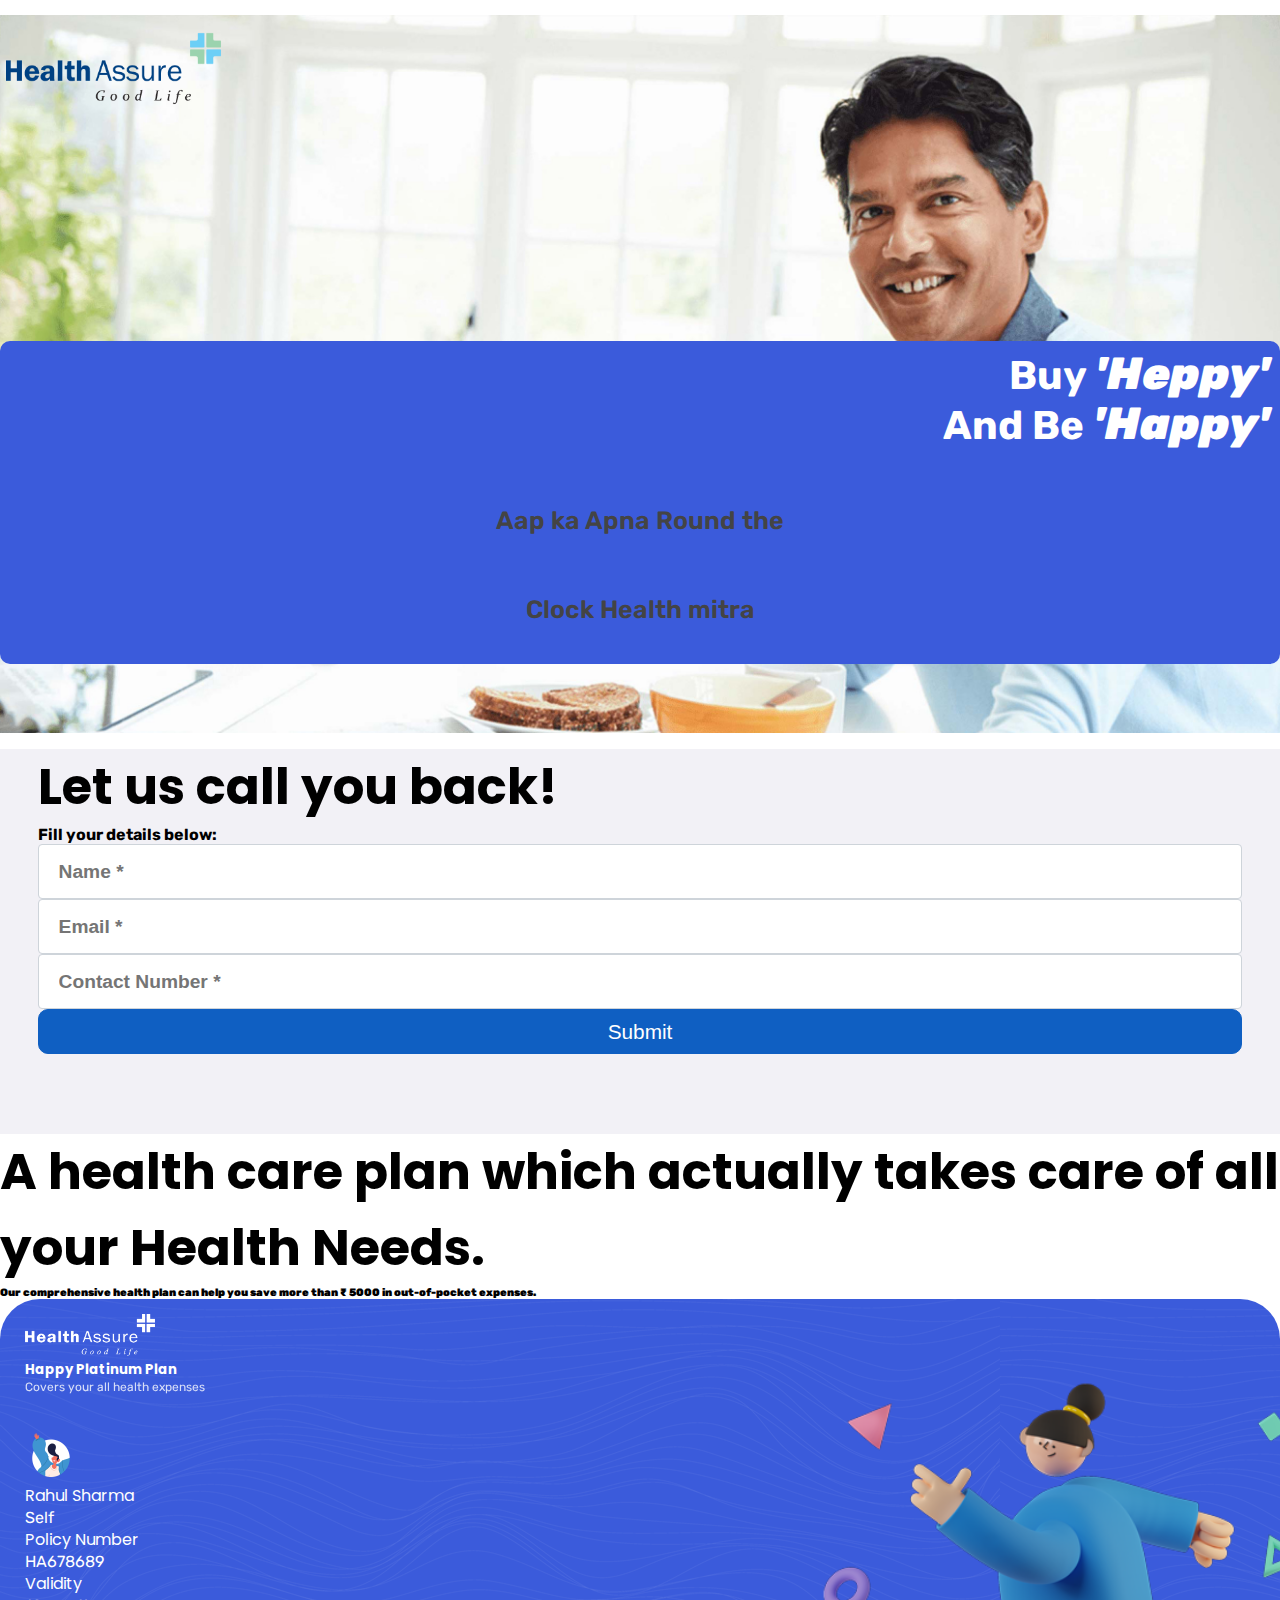
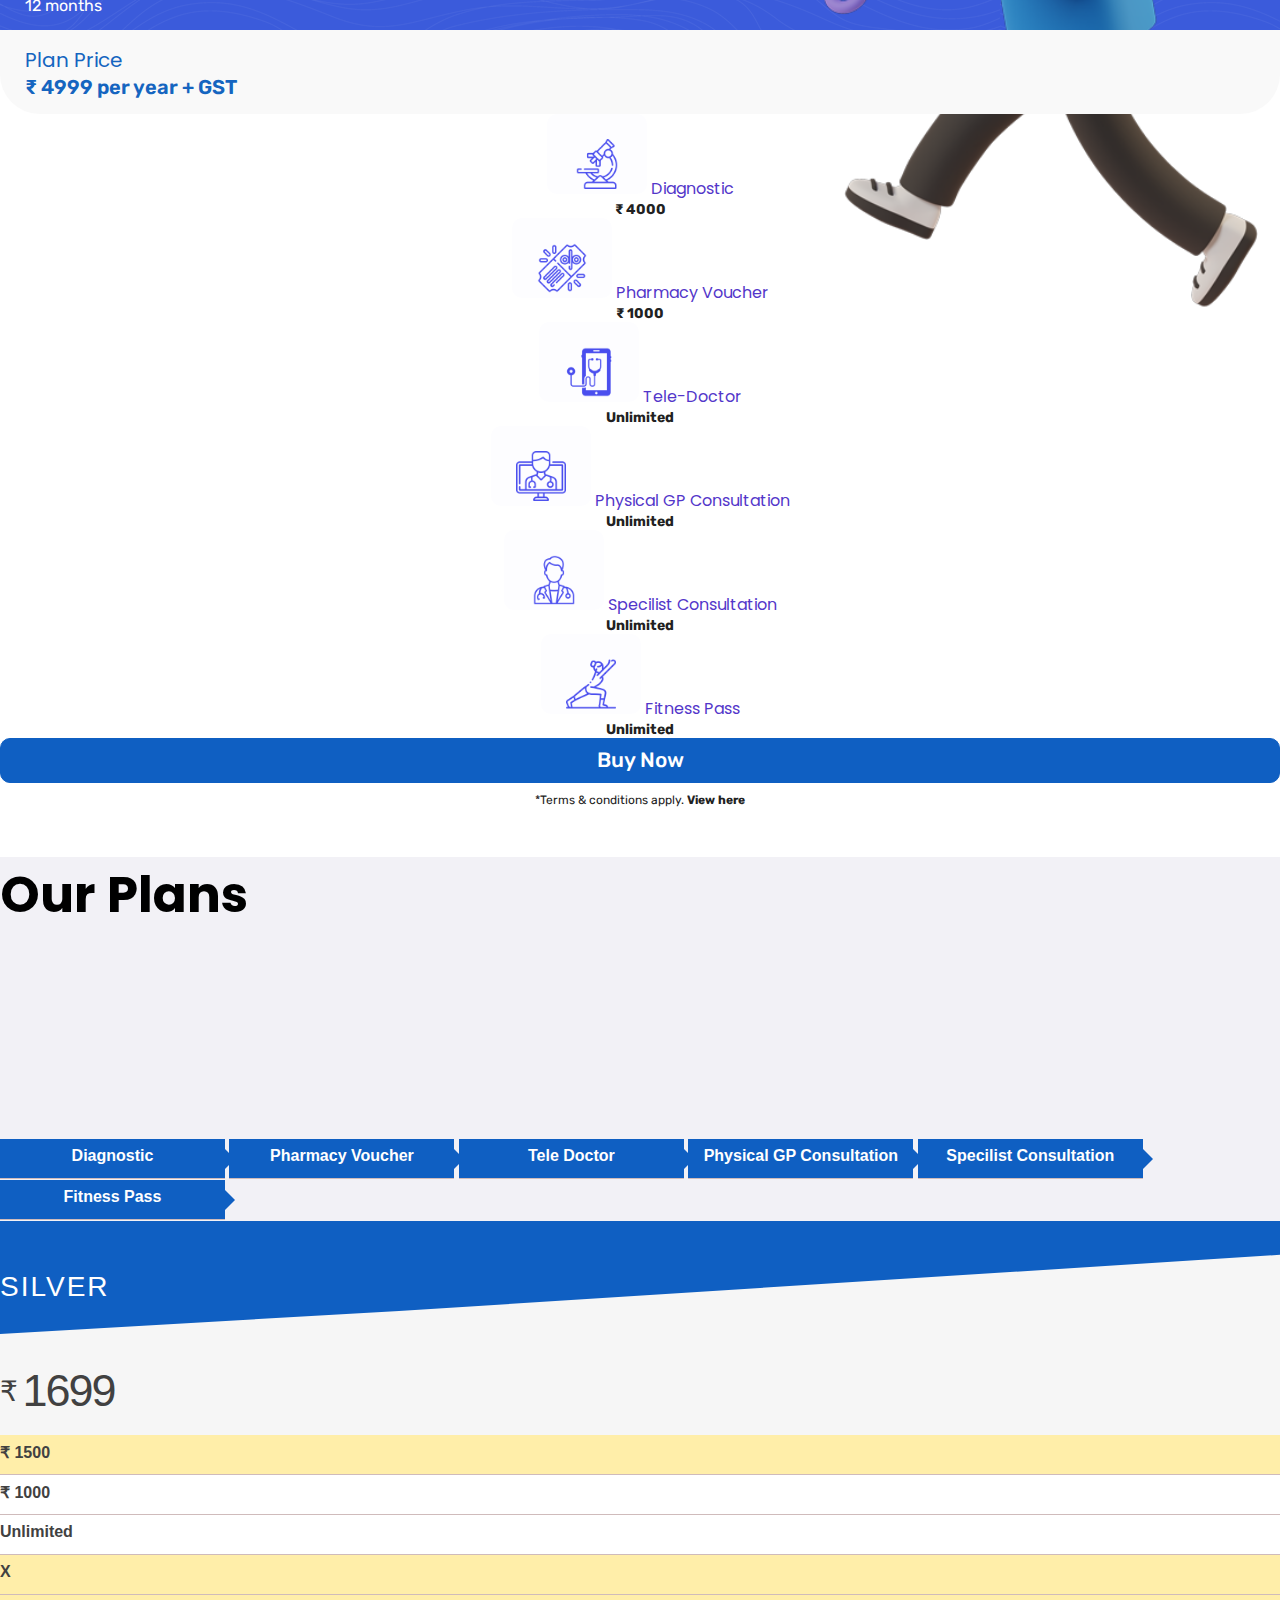
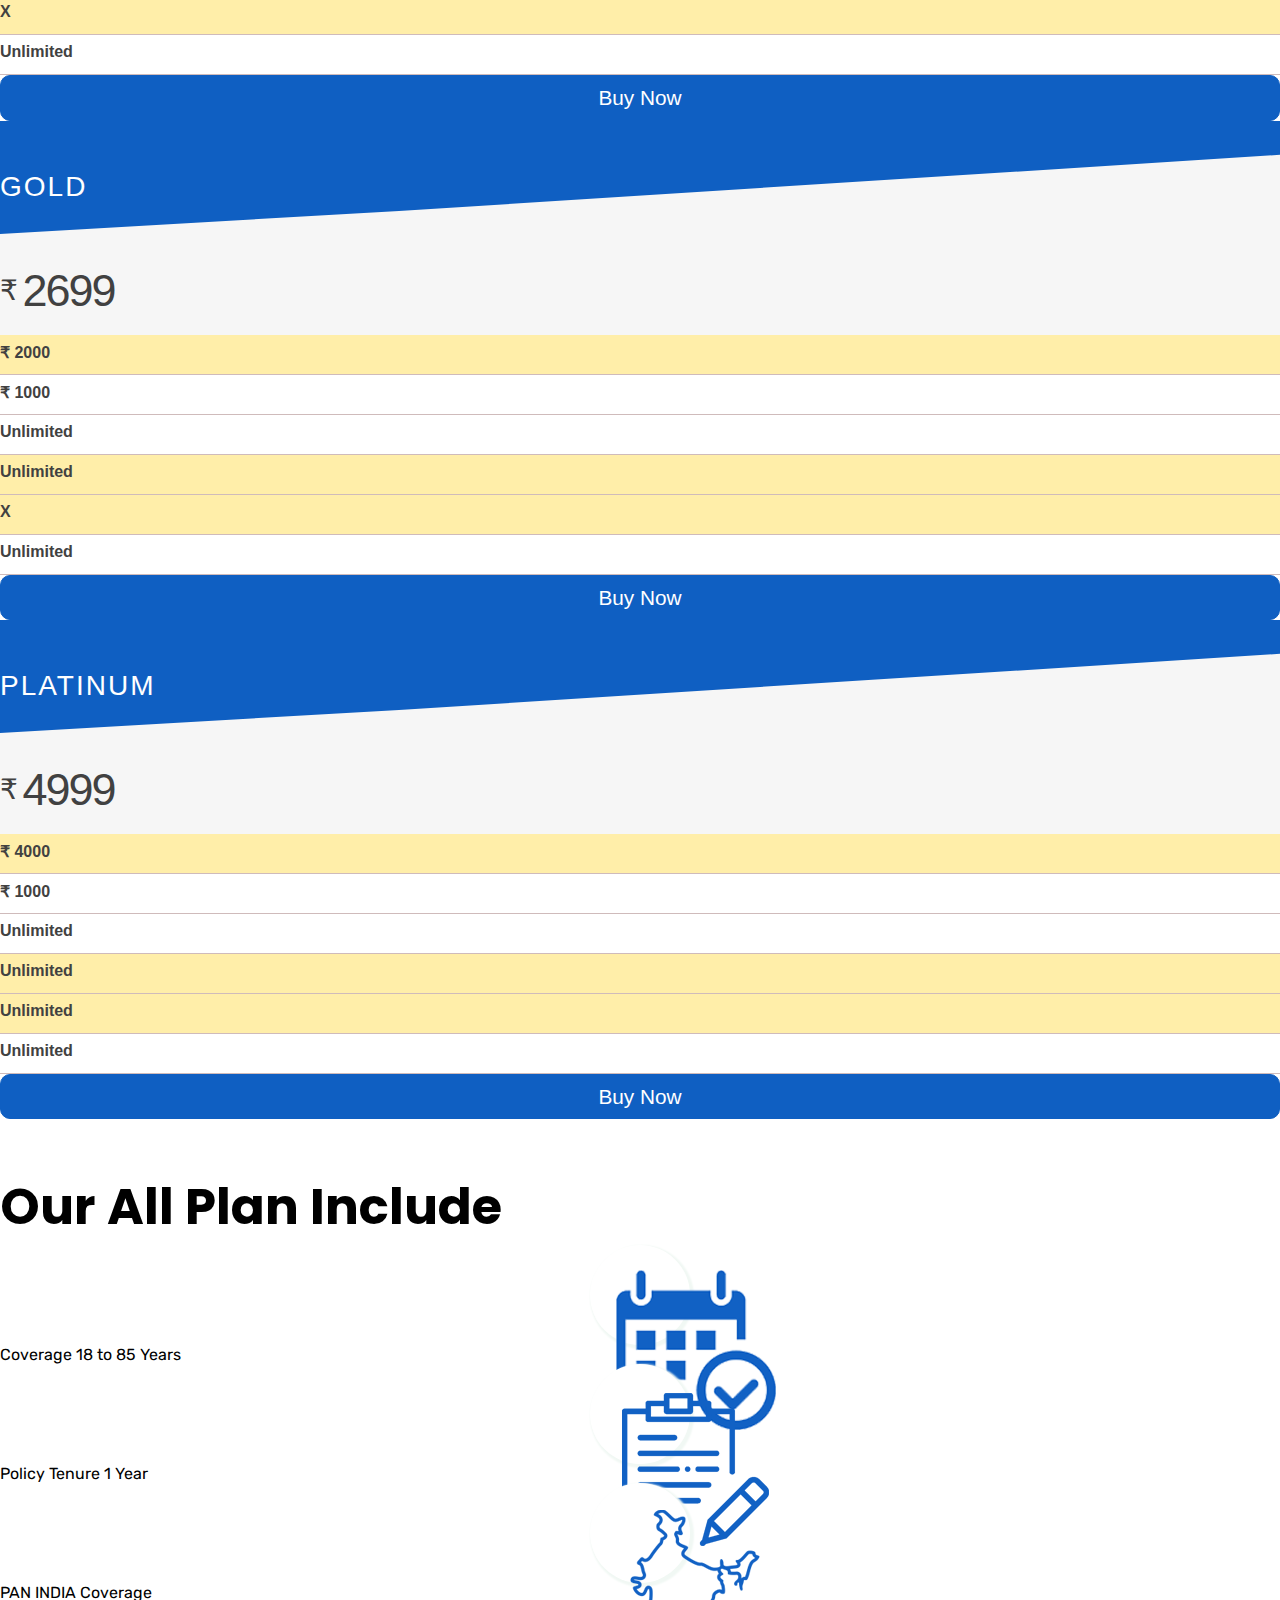
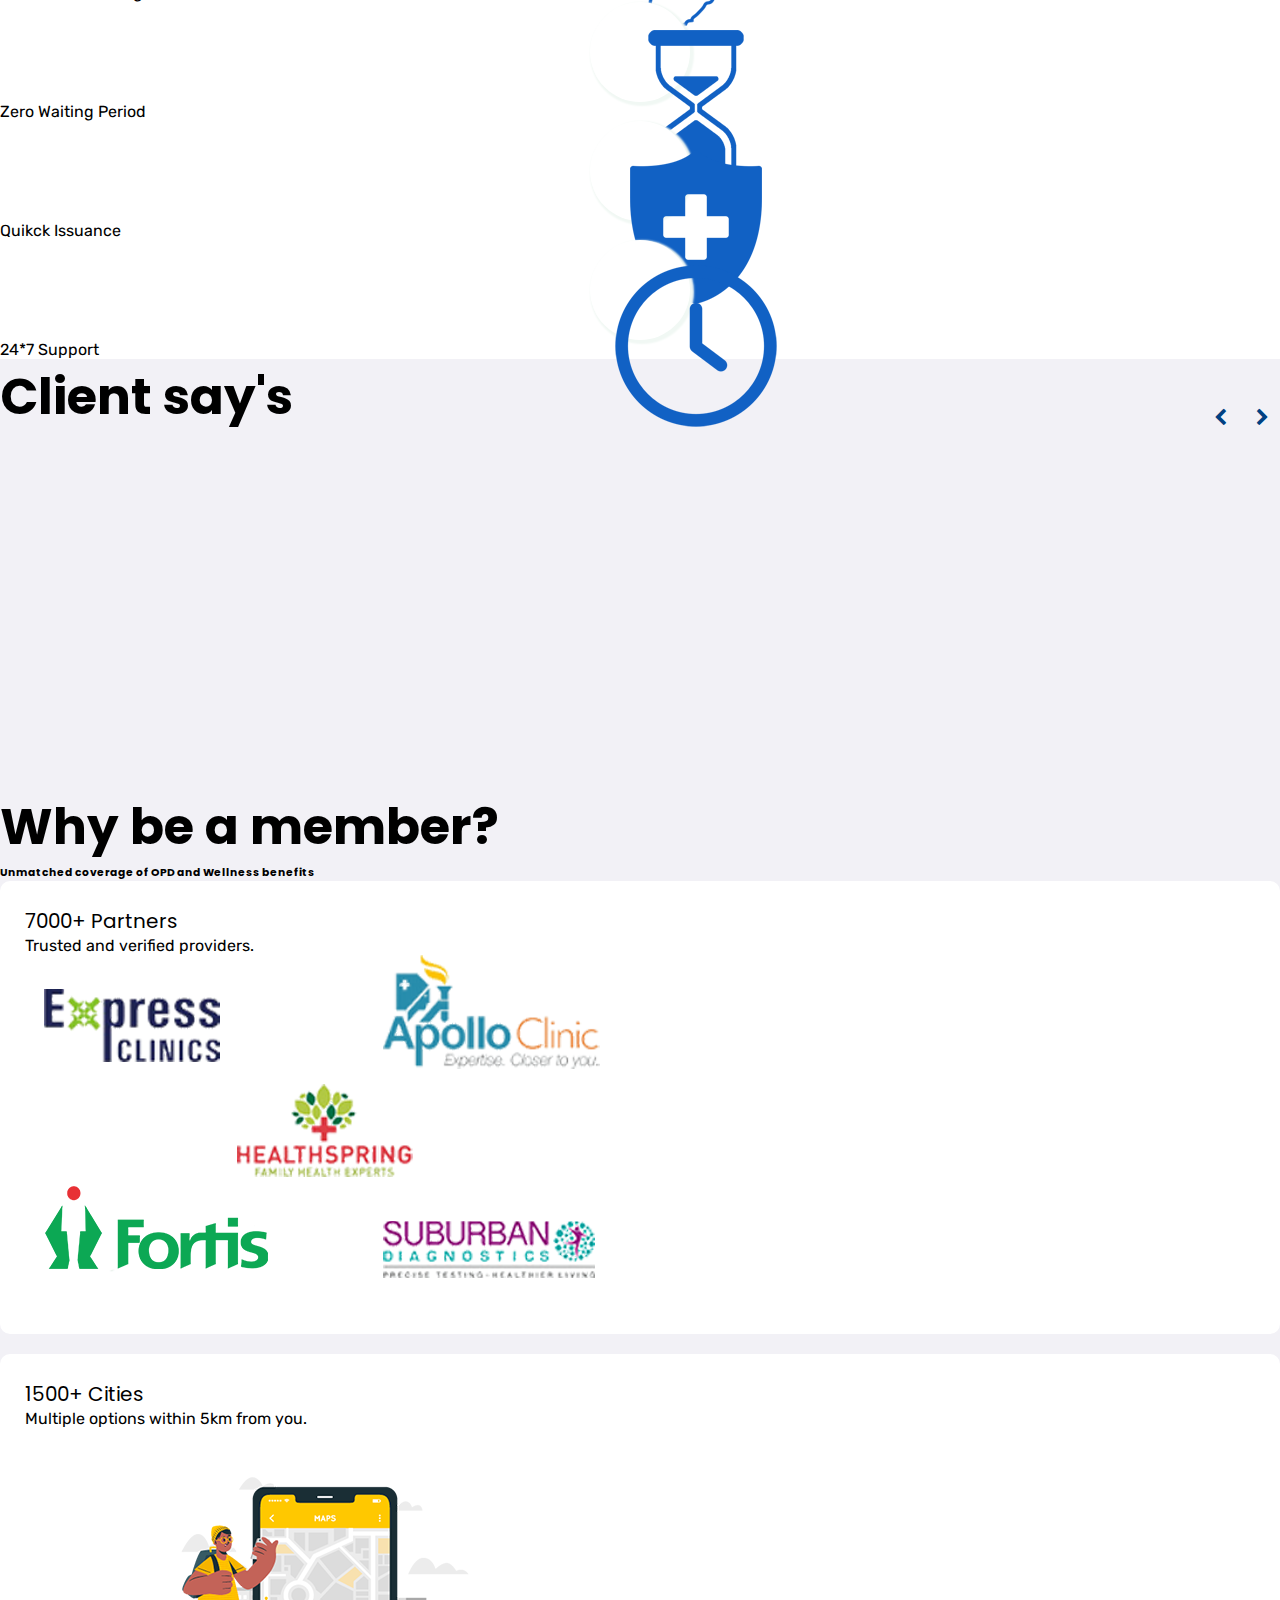
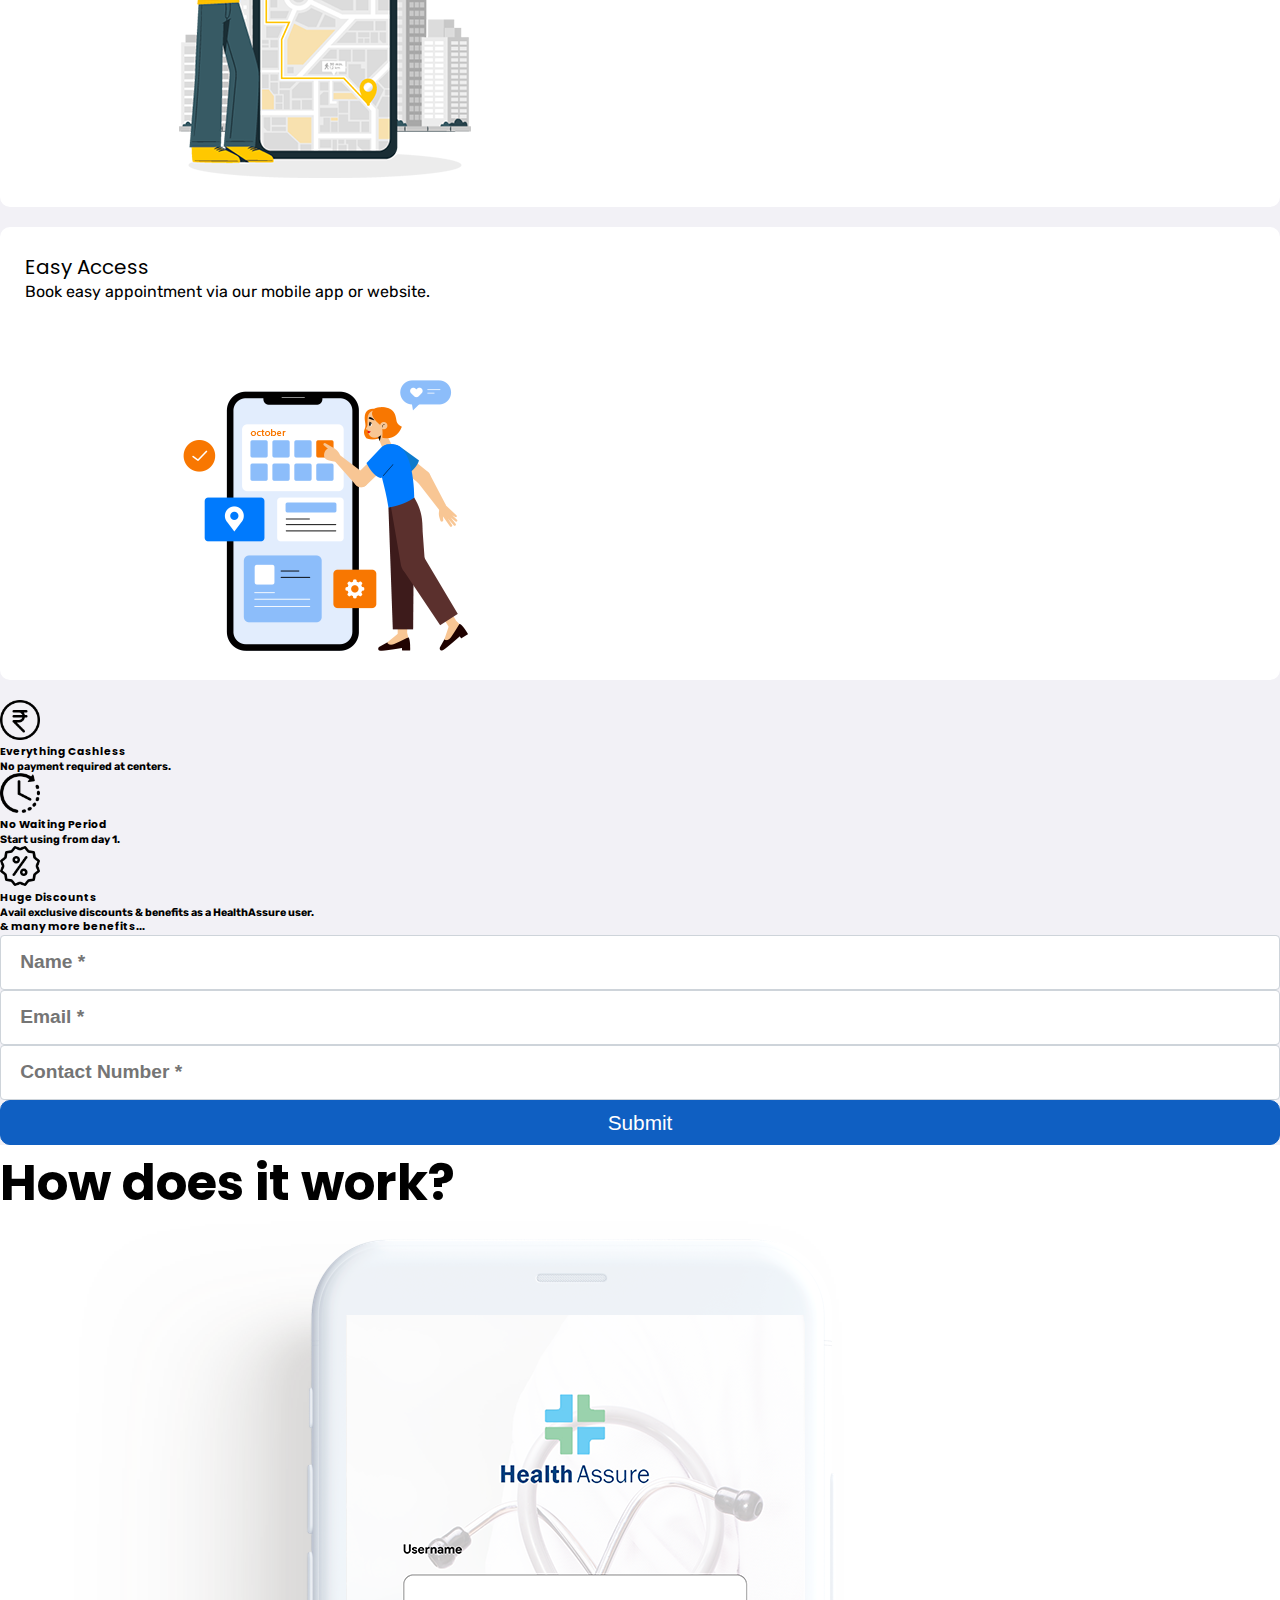
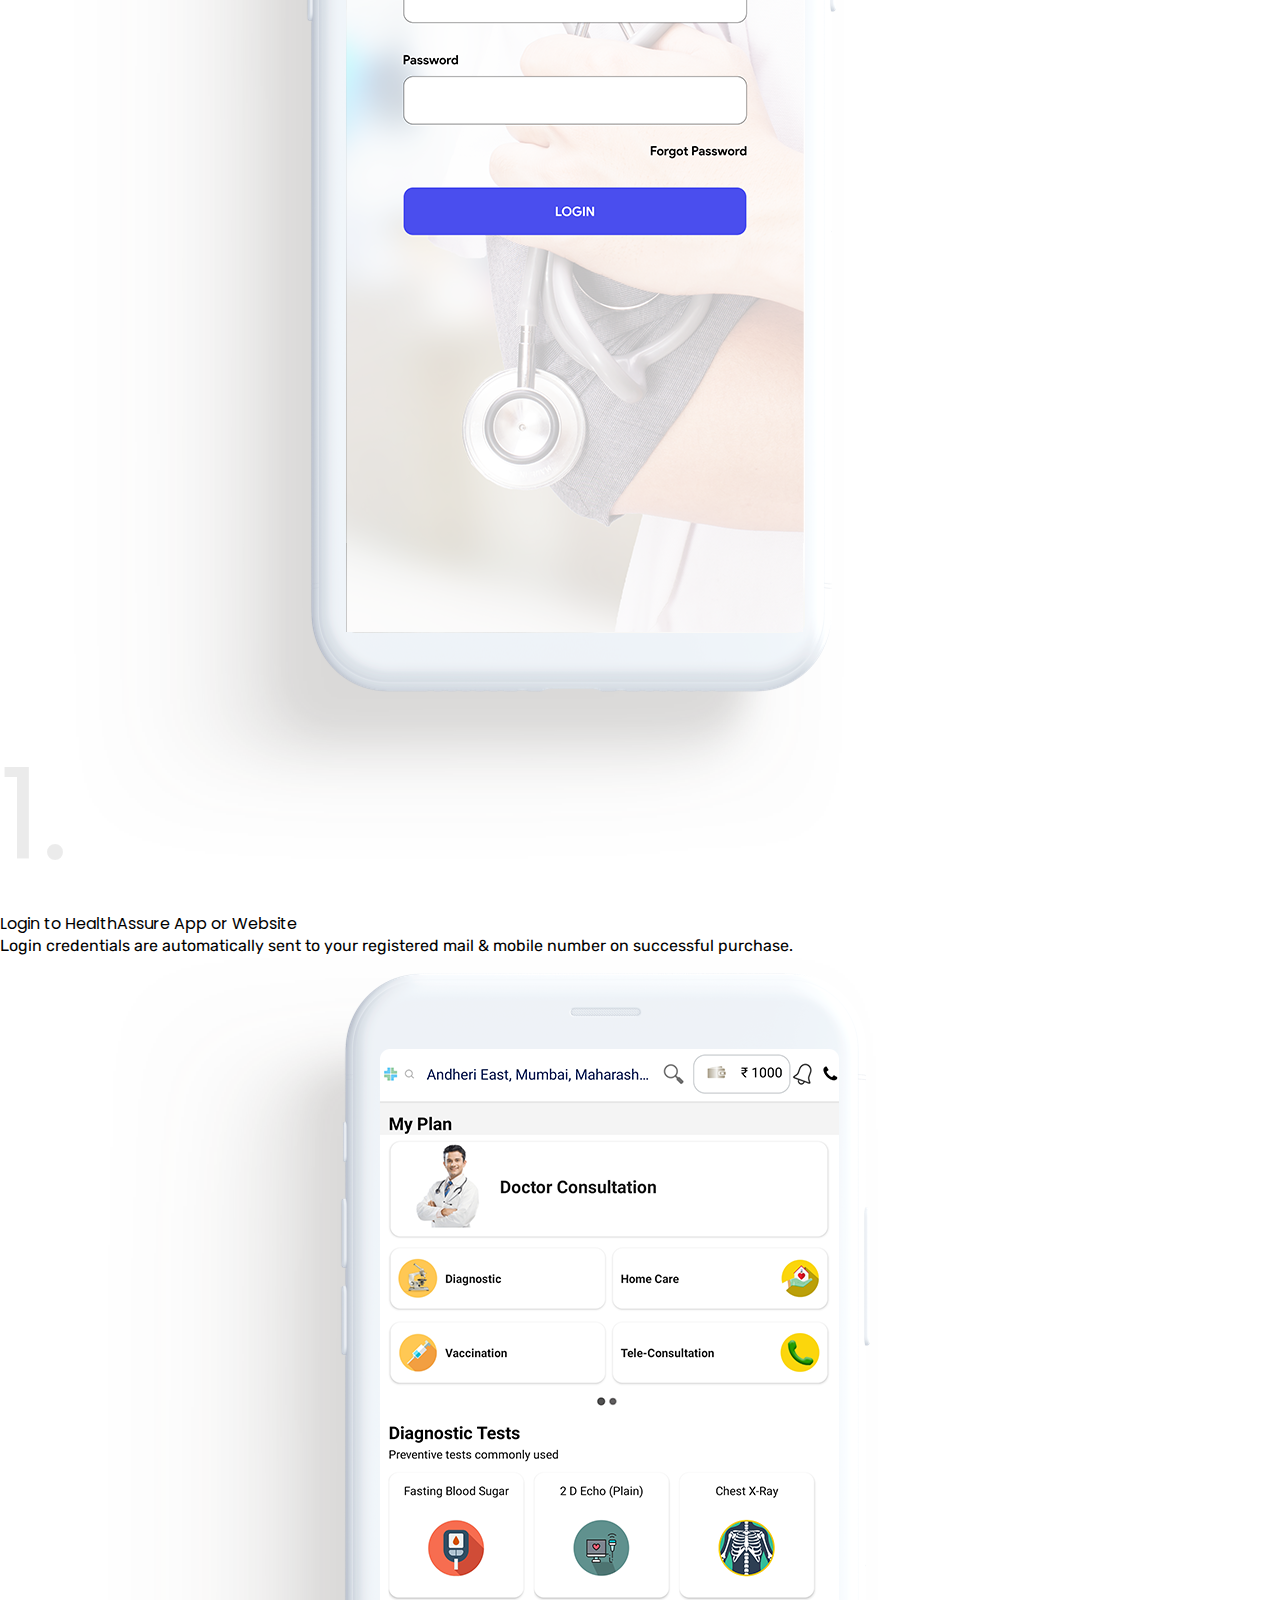
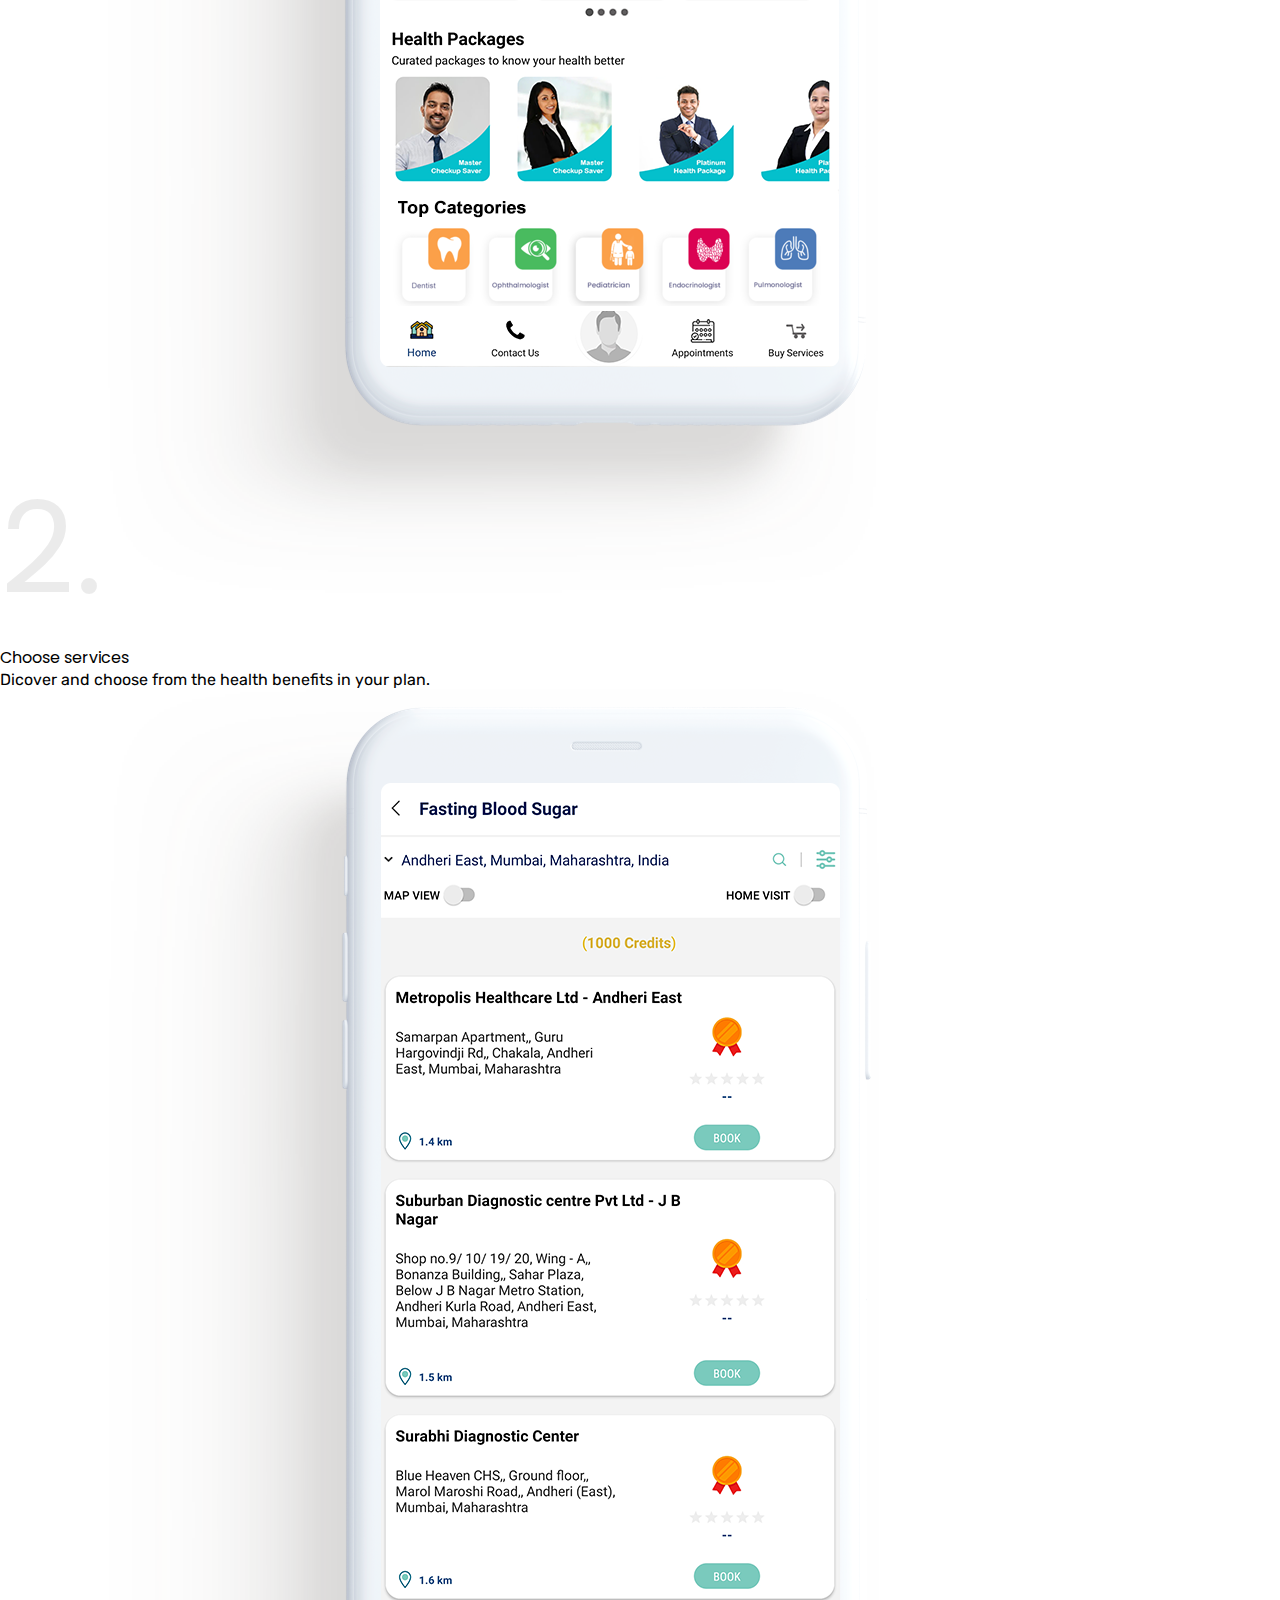
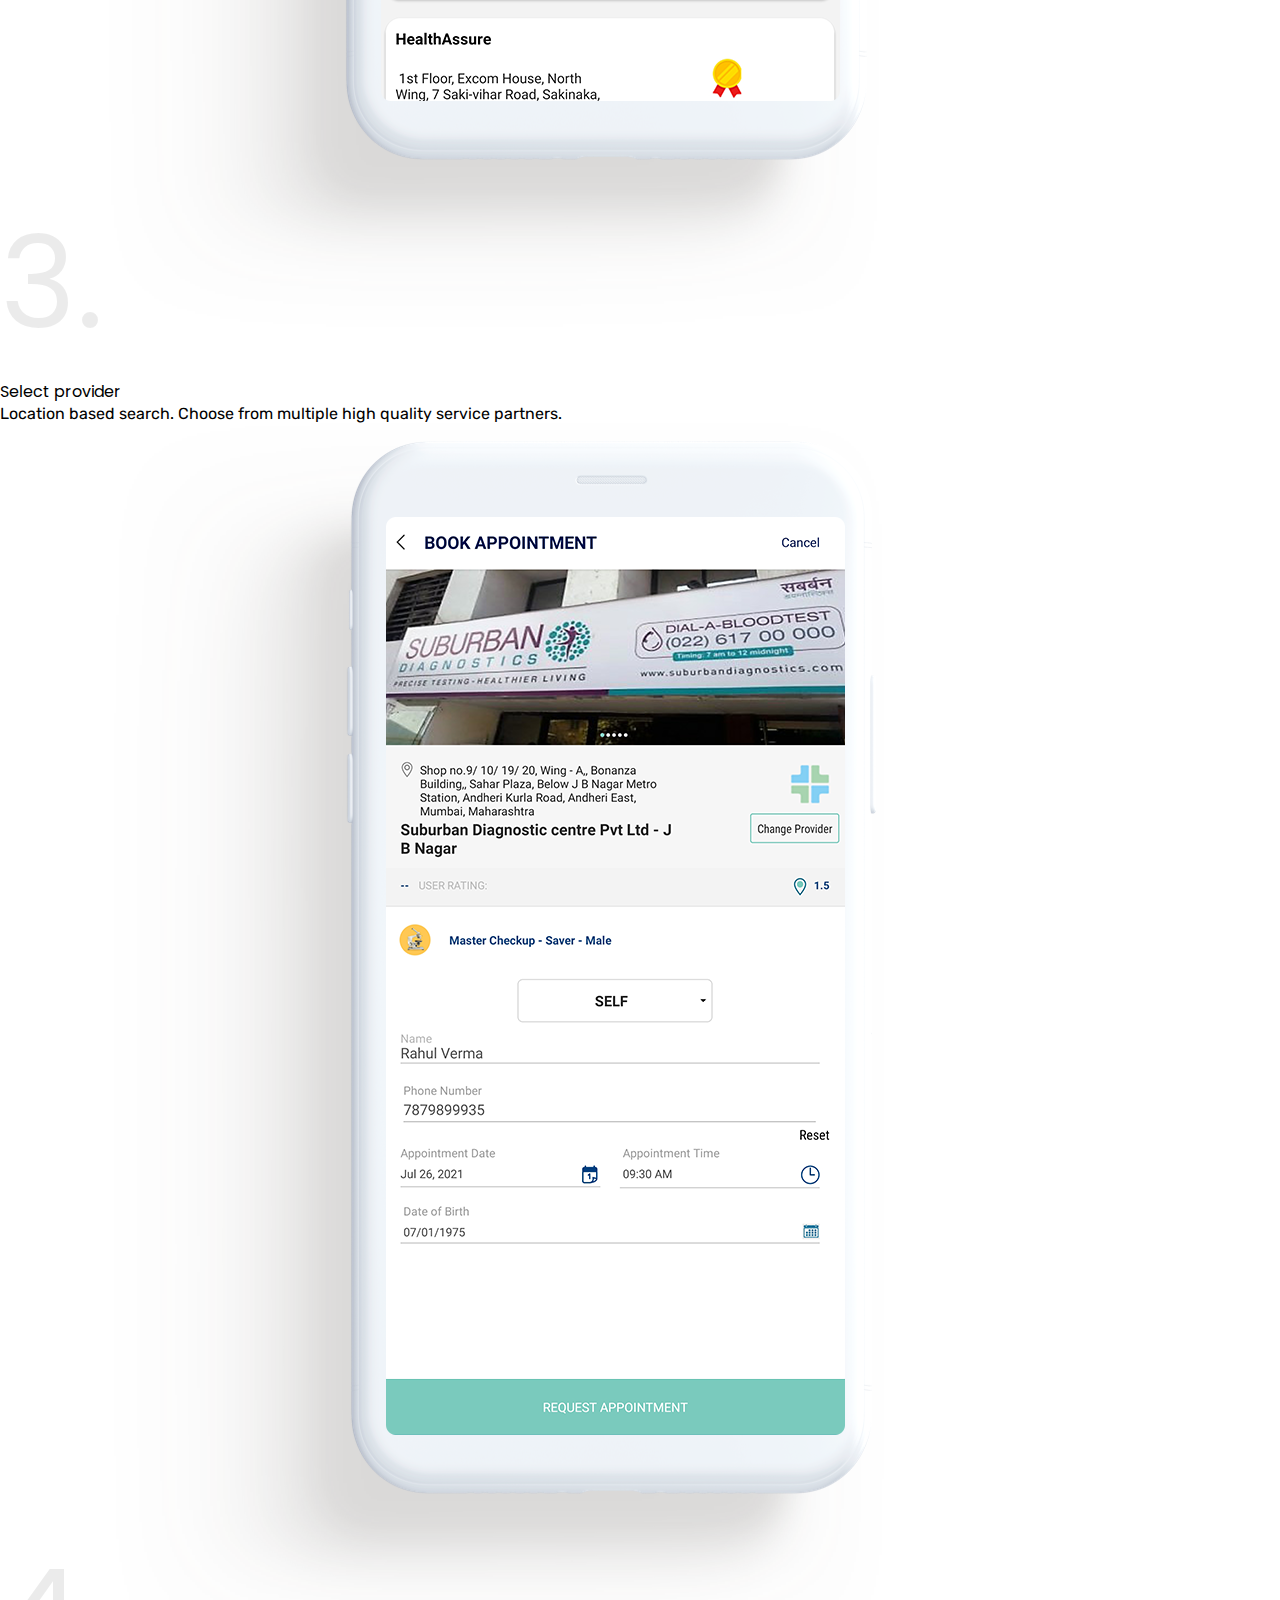
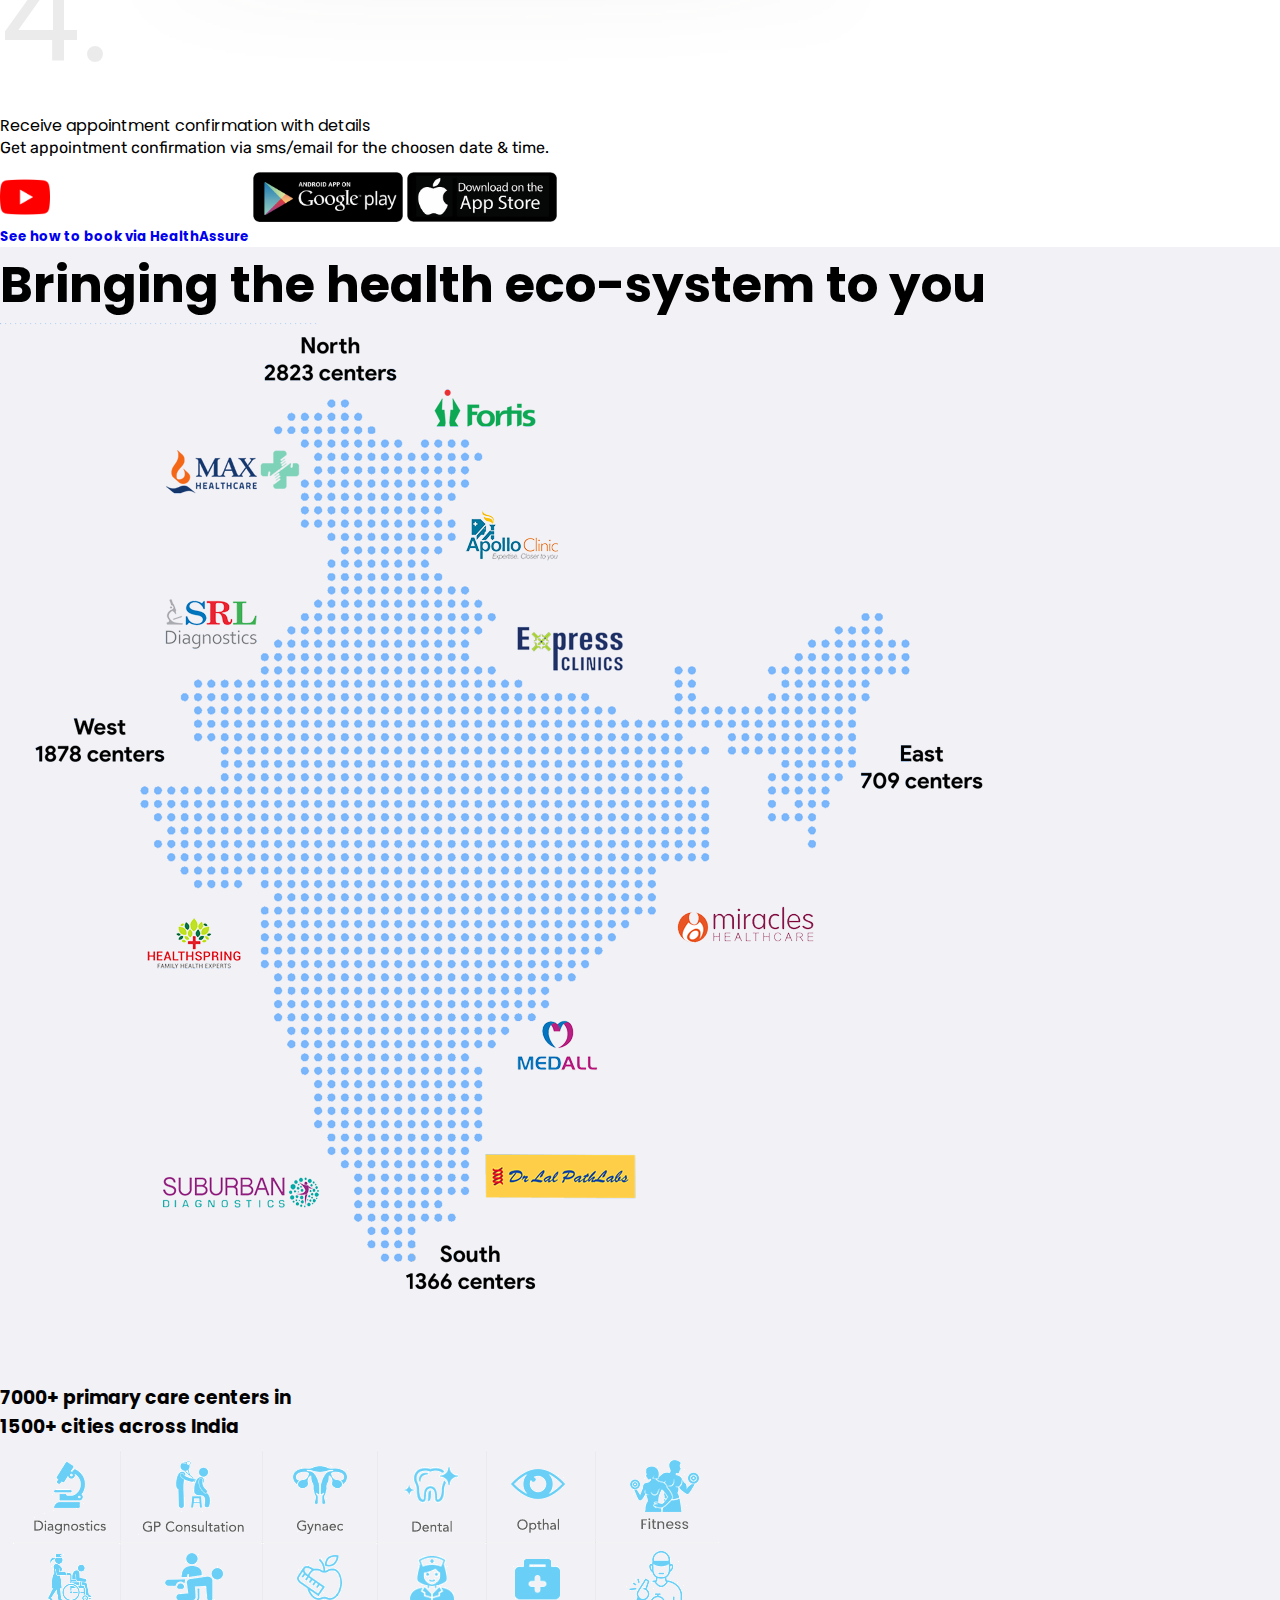
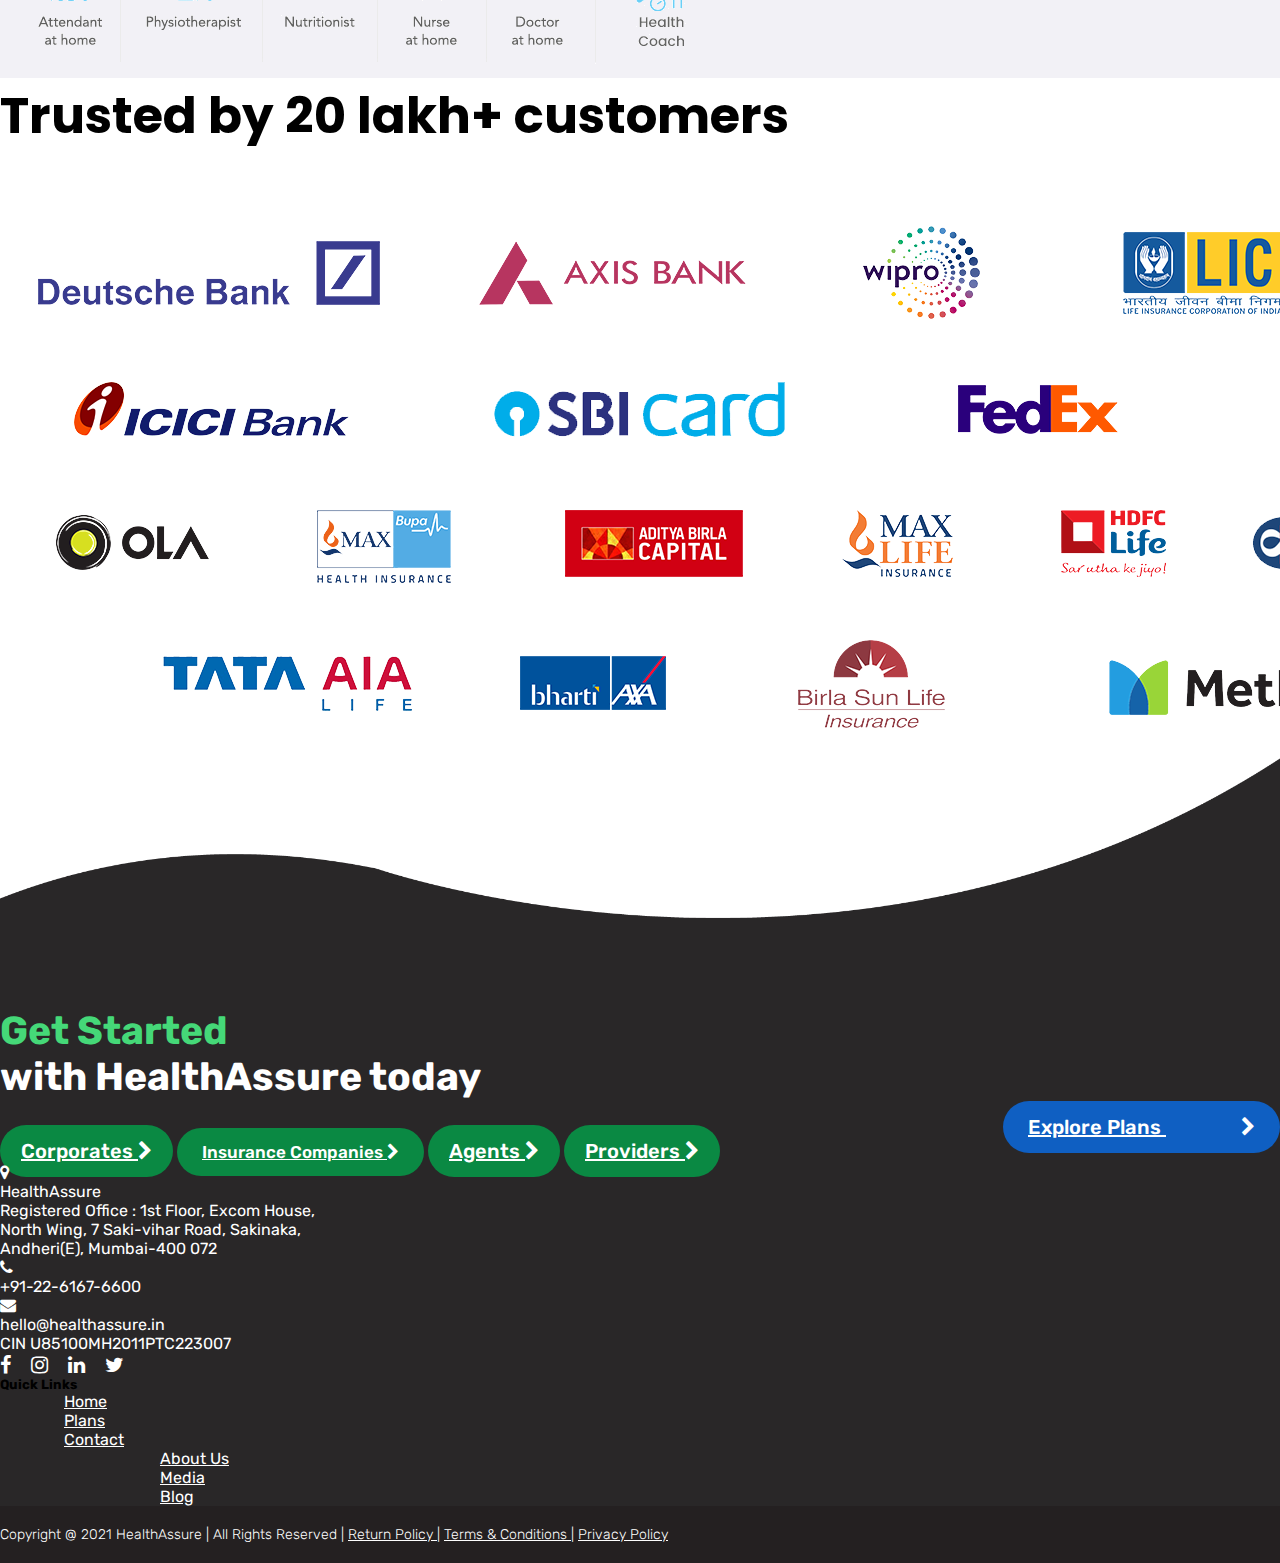
<file: plans/heppyplan.html>
<!DOCTYPE html>
<html>
<head>
	<meta charset="utf-8">
	 <meta name="viewport" content="width=device-width, initial-scale=1">
	 <meta name="description" content="">
	<title> Healthassure | Heppy</title>
	<link rel="stylesheet" href="https://cdn.jsdelivr.net/npm/bootstrap@4.5.3/dist/css/bootstrap.min.css" integrity="sha384-TX8t27EcRE3e/ihU7zmQxVncDAy5uIKz4rEkgIXeMed4M0jlfIDPvg6uqKI2xXr2" crossorigin="anonymous">	<link rel="stylesheet" type="text/css" href="css/style.css">
	<link rel="preconnect" href="https://fonts.googleapis.com">
    <link rel="preconnect" href="https://fonts.gstatic.com" crossorigin>
    <link href="https://fonts.googleapis.com/css2?family=Poppins:wght@700&display=swap" rel="stylesheet">
    <link href="https://fonts.googleapis.com/css2?family=Rubik&display=swap" rel="stylesheet">

   <link rel="stylesheet" href="https://cdnjs.cloudflare.com/ajax/libs/font-awesome/4.7.0/css/font-awesome.css" integrity="sha512-5A8nwdMOWrSz20fDsjczgUidUBR8liPYU+WymTZP1lmY9G6Oc7HlZv156XqnsgNUzTyMefFTcsFH/tnJE/+xBg==" crossorigin="anonymous" referrerpolicy="no-referrer" />

<link rel="stylesheet" href="https://cdnjs.cloudflare.com/ajax/libs/OwlCarousel2/2.3.4/assets/owl.carousel.min.css">
<link rel="stylesheet" href="https://cdnjs.cloudflare.com/ajax/libs/OwlCarousel2/2.3.4/assets/owl.theme.default.css">
<link rel="shortcut icon" type="image/x-icon" href="images/favicon.png">
</head>
<body>

<section class="bgmain1">
	<div class="container-fluid">
			<div class="row">
				<div class="col-md-12">
				<a href="index.html"><img src="images/logo.png" class="img-fluid logo"></a>	</div>
				
			</div>
		
<div class="row pt-bnr">
<div class="col-md-6">
<div class="box">
	<h1 class="head1"> Buy <i> <span> 'Heppy'</span></i></h1>
<h1 class="head1  pdb"> And Be <i><span>'Happy'</span></i></h1>
	<h4 class="subhead"> Aap ka Apna Round the</h4>
	<h4 class="subhead"> Clock Health mitra </h4>
</div>
	</div>
<div class="col-md-6">
</div>
</div>

<div class="col-md-6">
    </div>
<div class="col-md-6 offer">
    </div>

<!-- <div class="row">
	<div class=" col-md-6 offset-md-6 pb-5 offer ">
		<img src="images/saletag1.png" class="img-fluid w-50  offer" >
		</div>
	</div> -->
</div>
	</section>

<section class="bg-lgrey">

 <div class="container-fluid pb-6  py-5 pdlr">
     <div class="row">
                <div class="col-12">
                    <div class="mb-5">
                        <h1 class="head text-center"> Let us call you back! </h1>
                        <p class="text-center"><b>Fill your details below:</b></p>
                                           </div>
                </div>
            </div>
		 <form>
	<div class="row">
		<div class="col-sm-12 col-md-6  col-lg-3 col-xl-3 col-xxl-3">
			<input type="text"  class="form-control mb-2" name="" placeholder="Name *" required>
	</div>
  <div class="col-sm-12 col-md-6  col-lg-3 col-xl-3 col-xxl-3">
			<input type="email" class="form-control mb-2" name="" placeholder="Email *" required>
	</div>
<div class="col-sm-12 col-md-6  col-lg-3 col-xl-3 col-xxl-3">
			<input type="text" class="form-control mb-2" name="" pattern="[789][0-9]{9}" placeholder="Contact Number *" required>
	</div>
<div class="col-sm-12 col-md-6  col-lg-3 col-xl-3 col-xxl-3 mx-auto  ">
			<button type="submit" class="btn btn-primary w-100 h-90" >Submit </button>
	</div>
</div>
	</form>
</div>
</section>

<section class="py-5 px-3 px-md-0 bg-white ">
        <div class="container">
            <div class="row">
                <div class="col-12">
                    <div class="mb-5">
                        <h1 class="head text-center"> A health care plan which actually takes care of all your Health Needs.</h1>
                        <h6 class=" text-center"><b>Our comprehensive health plan can help you save more than ₹ 5000 in out-of-pocket expenses.</b></h6>
                    </div>
                </div>
            </div>
                    <div class="row">
                        <div class="col-sm-12 col-md-12 col-lg-5 col-xl-5 col-xx-5">
                            <div class="wrapper mt-5" style="border-radius: 40px 40px 0 0;">
                                <img src="images/cbg.png" class="img-fluid cbg">
                                <div class="d-flex align-items-start justify-content-between member-card mb-4">
                                    <img src="images/logo2.png" class="logo1">
                                   <!--  <img src="images/niyo2.png" class="logo2"> -->
                                </div>
                                <div class="overviewInfo">
                                    <div class="productinfo">
                                        <div class="grouptext">
                                            <h5 class="f-poppins">Happy Platinum Plan</h5>
                                            <p>Covers your all health expenses</p>
                                        </div>
                                    </div>
                                </div>
                                <div class="d-flex align-items-start justify-content-start member-card">
                                    <img src="images/user3.png">
                                    <div class="ms-3">
                                        <label class="f-poppins"> Rahul Sharma</label>
                                        <p>Self</p>
                                    </div>
                                </div>
                                <div class="d-flex align-items-center justify-content-between">
                                    <div>
                                        <label class="f-poppins"> Policy Number </label>
                                        <p>HA678689</p>
                                    </div>
                                    <div>
                                        <label class="f-poppins"> Validity </label>
                                        <p>12 months</p>
                                    </div>
                                </div>
                            </div>
                            <div class="text-center">
                                <div class="wrapper wrapper2 shadow" style="border-radius: 0 0 40px 40px;">
                                    <label class="f-poppins d-inline-block me-3"> Plan Price </label>
                                    <p class="mb-0 d-inline-block" style="font-weight: 600;">&#8377; 4999 per year + GST
                                    </p>
                                </div>
                            </div>
                        </div>
                        <div class="col-sm-12 col-md-12 col-lg-7 col-xl-7 col-xx-7">
                            <div class="d-flex flex-wrap align-items-center justify-content-center flex-row">

<div class="row">
    <div class=" col-sm-12 col-md-4 col-lg-4 col-xl-4 col-xxl-4">
        
   <div class="item3">
                                    <img src="images/i1.png">
                                    <label class="f-poppins d-block">Diagnostic </label>
                                    <p class="my-2"><b> &#8377; 4000 </b></p>
                                                                    </div>
                                                                      </div>

    <div class=" col-sm-6 col-md-4 col-lg-4 col-xl-4 col-xxl-4">
        <div class="item3" >
                                    <img src="images/voucher.png">
                                    <label class="f-poppins d-block"> Pharmacy Voucher </label>
                                    <p class="my-2"><b> &#8377; 1000 </b> </p>
                                                                   </div> 

    </div>

    <div class=" col-sm-6 col-md-4 col-lg-4 col-xl-4 col-xxl-4">
                     <div class="item3">
                                    <img src="images/tele-doctor.png">
                                    <label class="f-poppins d-block"> Tele-Doctor </label>
                                    <p class="my-2"><b> Unlimited </b></p>
                                </div>
                               </div>
           <div class=" col-sm-6 col-md-4 col-lg-4 col-xl-4 col-xxl-4">
                      <div class="item3">
                                    <img src="images/i3.png">
                                    <label class="f-poppins d-block"> Physical GP Consultation </label>
                                    <p class="my-2"><b> Unlimited </b></p>
                                </div>
    </div>

    <div class=" col-sm-6 col-md-4 col-lg-4 col-xl-4 col-xxl-4">
        <div class="item3">
                                    <img src="images/doctor.png">
                                    <label class="f-poppins d-block"> Specilist Consultation </label>
                                <p class="my-2"><b> Unlimited </b></p>
                                </div>
                         </div>
           <div class=" col-sm-6 col-md-4 col-lg-4 col-xl-4 col-xxl-4">
                        <div class="item3">
                                    <img src="images/i7.png">
                                <label class="f-poppins d-block"> Fitness Pass </label>
                                <p class="my-2"><b> Unlimited </b></p>
                                  </div>
                              </div>
     <div class="col-sm-12 col-md-6 col-lg-6 col-xl-6 col-xxl-4 mx-auto">
        <div class="item3">
                                    <div class="text-center my-3 ">
                                <a href="#" class="btn btn-primary py-2 px-5 w-100 h-90">Buy Now</a>
                                <a href="#" class="tnc">*Terms & conditions apply. <strong>View here</strong></a>
                            </div>
                                  </div>
                              </div>
                            </div>
                           </div>
                         </div>
                    </div>
                </div>
             </section>


 <section class="py-5 px-3 bg-lgrey  desk-hidden" id="generic_price_table" >
        <div class="container">
            <div class="row">
                <div class="col-md-8 offset-md-3">
                   <div class="mb-5">
                    <h1 class="head text-center" >  Our Plans </h1>
                                          </div>
                </div>
            </div>
       <div class="row">
          <div class="col-sm-12 col-md-6 col-lg-4 col-xl-4 col-xxl-4">
                  <div class="generic_content clearfix">
                    <div class="generic_head_price clearfix text-center">
                    <div class="generic_head_content clearfix">
                     <div class="head_bg"></div>
                                <div class="head ">
                                    <span> Silver</span>
                                </div>
                          </div>
                            <div class="generic_price_tag clearfix">    
                                <span class="price">
                                <span class="sign">₹</span>
                                <span class="currency">1699</span>
                               </span>
                            </div>
                        </div>
                         <div class="generic_feature_list">
                            <ul>
                                <li><span class="float-left"> Diagnostic </span><span class="float-right">₹ 1500</span> </li>
                                <li><span class="float-left"> Pharmacy Voucher</span> <span class="float-right">₹ 1000</span> </li>
                                <li><span class="float-left">Tele Doctor </span><span class="float-right"> Unlimited </span> </li>
                                <li><span class="float-left"> Physcial GP Consultation </span><span class="float-right"> X</span> </li>
                               <li> <span class="float-left">Specilist Consultation </span><span class="float-right">X</span> </li>
                               <li><span class="float-left"> Fitness Pass </span><span class="float-right">Unlimited</span> </li>
                            </ul>
                            <button type="submit" class="btn btn-primary  w-100 h-90" > Buy Now </button>
                      </div>
                     </div>
                    
                   </div>


                <div class="col-sm-12 col-md-6 col-lg-4 col-xl-4 col-xxl-4">
                  <div class="generic_content clearfix">
                    <div class="generic_head_price clearfix text-center">
                    <div class="generic_head_content clearfix">
                     <div class="head_bg"></div>
                                <div class="head">
                                    <span> Gold </span>
                                </div>
                          </div>
                             <div class="generic_price_tag clearfix">    
                                <span class="price">
                                <span class="sign">₹</span>
                                <span class="currency">2699</span>
                               </span>
                            </div>
                        </div>
                          <div class="generic_feature_list">
                            <ul>
                                <li><span class="float-left"> Diagnostic </span> <span class="float-right">₹ 2000</span> </li>
                                <li><span class="float-left"> Pharmacy Voucher </span> <span class="float-right">₹ 1000</span> </li>
                                <li><span class="float-left"> Tele Doctor </span><span class="float-right"> Unlimited </span> </li>
                               <li><span class="float-left"> Physical GP Consultation </span> <span class="float-right">Unlimited</span> </li>        
                               <li> <span class="float-left"> Specilist Consultation </span> <span class="float-right"> X </span> </li>
                               <li><span class="float-left"> Fitness Pass </span> <span class="float-right">Unlimited</span> </li>
                            </ul>
                            <button type="submit" class="btn btn-primary  w-100 h-90" > Buy Now </button>
                        </div>
                   
                   </div>
               </div>

  <div class="col-sm-12 col-md-6 col-lg-4 col-xl-4 col-xxl-4 mx-auto">
                  <div class="generic_content clearfix">
                    <div class="generic_head_price clearfix text-center">
                    <div class="generic_head_content clearfix">
                     <div class="head_bg"></div>
                                <div class="head">
                                    <span> Platinum </span>
                                </div>
                          </div>
                             <div class="generic_price_tag clearfix">    
                                <span class="price">
                                <span class="sign">₹</span>
                                <span class="currency">4999</span>
                               </span>
                            </div>
                        </div>
                          <div class="generic_feature_list">
                            <ul>
                                <li><span class="float-left">  Diagnostic </span> <span class="float-right">₹ 4000</span> </li>
                                <li> <span class="float-left">Pharmacy Voucher </span><span class="float-right">₹ 1000</span> </li>
                                <li><span class="float-left"> Tele Doctor </span> <span class="float-right">Unlimited</span> </li>
                                <li><span class="float-left"> Physical GP Consultation </span><span class="float-right">Unlimited</span> </li>
                               <li><span class="float-left"> Specilist Consultation </span><span class="float-right"> Unlimited </span> </li>
                               <li><span class="float-left">Fitness Pass </span> <span class="float-right">Unlimited</span> </li>
                            </ul>
                            <button type="submit" class="btn btn-primary  w-100 h-90" > Buy Now </button>
                        </div>
                     </div>
               </div>
           </div>
        </div>
    </section>






 <section class="py-5 px-3 bg-lgrey mob-hidden" id="generic_price_table" >
        <div class="container">
            <div class="row">
                <div class="col-md-8 offset-md-3">
                   <div class="mb-5">
                    <h1 class="head text-center" >  Our Plans </h1>
                                          </div>
                </div>
            </div>
       <div class="row">
                <div class="col-md-3 planspt" >
                    <div class="generic_content clearfix" style="background-color:transparent;">
                       <div class="generic_feature_list pt-2" >
                            <ul>
                                <li class="right-arrow"><span style="color:#ffffff;"> Diagnostic</span></li>
                                <li class="right-arrow"><span style="color:#ffffff;"> Pharmacy Voucher</span></li>
                               <li class="right-arrow"><span style="color:#ffffff;"> Tele Doctor</span></li>
                               <li class="right-arrow"><span style="color:#ffffff;"> Physical GP Consultation </span></li>
                               <li class="right-arrow"><span style="color:#ffffff;"> Specilist Consultation </span></li>
                                <li class="right-arrow"><span style="color:#ffffff;"> Fitness Pass </span></li>
                                                         </ul>
                        </div>
                     </div>
                    
                </div>
              

                <div class="col-md-3 text-center">
                  <div class="generic_content clearfix">
                    <div class="generic_head_price clearfix">
                    <div class="generic_head_content clearfix">
                     <div class="head_bg"></div>
                                <div class="head">
                                    <span> Silver</span>
                                </div>
                          </div>
                            <div class="generic_price_tag clearfix">    
                                <span class="price">
                                <span class="sign">₹</span>
                                <span class="currency">1699</span>
                               </span>
                            </div>
                        </div>
                         <div class="generic_feature_list">
                            <ul>
                                <li class="activeplan"><span>₹ 1500</span> </li>
                                <li><span>₹ 1000</span> </li>
                                <li><span>Unlimited</span> </li>
                                <li class="activeplan"><span>X</span> </li>
                               <li class="activeplan"><span>X</span> </li>
                               <li><span>Unlimited</span> </li>
                            </ul>
                            <button type="submit" class="btn btn-primary  w-100 h-90" > Buy Now </button>
                      </div>
                     </div>
                    
                   </div>


                <div class="col-md-3 text-center">
                  <div class="generic_content clearfix">
                    <div class="generic_head_price clearfix">
                    <div class="generic_head_content clearfix">
                     <div class="head_bg"></div>
                                <div class="head">
                                    <span> Gold </span>
                                </div>
                          </div>
                             <div class="generic_price_tag clearfix">    
                                <span class="price">
                                <span class="sign">₹</span>
                                <span class="currency">2699</span>
                               </span>
                            </div>
                        </div>
                          <div class="generic_feature_list">
                            <ul>
                                <li class="activeplan"><span>₹ 2000</span> </li>
                                <li><span>₹ 1000</span> </li>
                                <li><span>Unlimited</span> </li>
                               <li class="activeplan"><span>Unlimited</span> </li>       
                               <li class="activeplan"><span>X</span> </li>
                               <li><span>Unlimited</span> </li>
                            </ul>
                            <button type="submit" class="btn btn-primary  w-100 h-90" > Buy Now </button>
                        </div>
                   
                   </div>
               </div>

  <div class="col-md-3 text-center">
                  <div class="generic_content clearfix">
                    <div class="generic_head_price clearfix">
                    <div class="generic_head_content clearfix">
                     <div class="head_bg"></div>
                                <div class="head">
                                    <span> Platinum </span>
                                </div>
                          </div>
                             <div class="generic_price_tag clearfix">    
                                <span class="price">
                                <span class="sign">₹</span>
                                <span class="currency">4999</span>
                               </span>
                            </div>
                        </div>
                          <div class="generic_feature_list">
                            <ul>
                                <li class="activeplan"><span>₹ 4000</span> </li>
                                <li><span>₹ 1000</span> </li>
                                <li><span>Unlimited</span> </li>
                                <li class="activeplan"><span>Unlimited</span> </li>
                               <li class="activeplan"><span> Unlimited </span> </li>
                               <li><span>Unlimited</span> </li>
                            </ul>
                            <button type="submit" class="btn btn-primary  w-100 h-90" > Buy Now </button>
                        </div>
                     </div>
               </div>
           </div>
        </div>
    </section>


<section class="py-3 px-3">
     <div class="container">
<div class="row">
                <div class="col-12">
                    <div class="mb-5">
                        <h1 class="head text-center"> Our All Plan Include </h1>
                                           </div>
                </div>
            </div>
<div class="row">
            <div class="col-sm-12 col-md-4 col-lg-2 col-xl-2 col-xxl-2">
      <div class="benefits">
    <img src="images/coverage.png" class="img-fluid">
    
</div>
 <p class="text-center pt-2"> Coverage 18 to 85 Years </p>
                 </div>
        <div class="col-sm-12 col-md-4 col-lg-2 col-xl-2 col-xxl-2">
         <div class="benefits">
    <img src="images/notepad.png" class="img-fluid">
    
</div>
 <p class="text-center pt-2"> Policy Tenure 1 Year</p>
                  </div>
                        <div class="col-sm-12 col-md-4 col-lg-2 col-xl-2 col-xxl-2">
 <div class="benefits">
    <img src="images/panindia.png" class="img-fluid">
    </div>
<p class="text-center pt-2"> PAN INDIA Coverage </p>
                </div>
    <div class="col-sm-12 col-md-4 col-lg-2 col-xl-2 col-xxl-2">
<div class="benefits">
    <img src="images/zero-waiting.png" class="img-fluid">
    </div>
 <p class="text-center pt-2"> Zero Waiting Period </p>
    </div>

    <div class="col-sm-12 col-md-4 col-lg-2 col-xl-2 col-xxl-2">
 <div class="benefits">
    <img src="images/shield.png" class="img-fluid">
    </div>
<p class="text-center pt-2">Quikck Issuance </p>
                 </div>

     <div class="col-sm-12 col-md-4 col-lg-2 col-xl-2 col-xxl-2">
 <div class="benefits">
    <img src="images/clock.png" class="img-fluid">
    </div>
 <p class="text-center pt-2"> 24*7 Support </p>
 </div>
  </div>
  </div>
    </section>






<section class="bg-lgrey">  
<div class="bbb_viewed py-5">
    <div class="container">
       <div class="row">
                <div class="col-12">
                    <div class="mb-5">
                        <h1 class="head text-center"> Client say's </h1>
                                           </div>
                </div>
            </div>

        <div class="row">
            <div class="col">
                <div class="bbb_main_container">
                    <div class="bbb_viewed_title_container">
                        
                        <div class="bbb_viewed_nav_container">
                            <div class="bbb_viewed_nav bbb_viewed_prev"><i class="fa fa-chevron-left"></i></div>
                            <div class="bbb_viewed_nav bbb_viewed_next"><i class="fa fa-chevron-right"></i></div>
                        </div>
                    </div>
                    <div class="bbb_viewed_slider_container">
                        <div class="owl-carousel owl-theme bbb_viewed_slider">
                          
                            <div class="owl-item">
                                <div class="bbb_viewed_item d-flex flex-column align-items-center justify-content-center text-center box1">
                                   <p> Prevention is better than claim! Love how HealthAssure is focused on preventive healthcare along with value-based health insurance plans. Super easy, hassle-free experience as well. </p>
                                   </div>
                        <div class="col-12 testi text-center">
                                     <img src="images/sodexo-testi.png" class=" img-fluid" alt="Sodexo">
                                      <p><b>VP, Engagement, Sodexo </b></p>
                                   </div>
                             </div>
                        <div class="owl-item">
                                <div class="bbb_viewed_item d-flex flex-column align-items-center justify-content-center text-center box1">
                                   <p> If it's in my hand I surely give more than 5 star because of their composure and their way. It's growing industry if it's kept that type of positive attitude. Loved it </p>
                                   </div>

                                     <div class="col testi text-center">
                                     <img src="images/indus-tower-testi.png" class=" img-fluid" alt="Sodexo">
                                      <p><b>VP, Indus Towers </b></p>
                                   </div>
                            </div>
                      <div class="owl-item">
                                <div class="bbb_viewed_item d-flex flex-column align-items-center justify-content-center text-center box1">
                                   <p> HealthAssure plan really stands out in the market not just because of their all-round healthcare features and app but also because of their great service. They have given us constant support, showing that they really care. </p>
                                   </div>
                               <div class="col testi text-center">
                                     <img src="images/ge-logo-testi.png" class=" img-fluid" alt="Sodexo">
                                      <p><b>VP, Engagement,GE </b></p>
                                   </div>
                            </div>

                              <div class="owl-item">
                                <div class="bbb_viewed_item d-flex flex-column align-items-center justify-content-center text-center box1">
                                   <p> Fantastic Health Checkup provider that also offers employee health benefits. Their service providers are exceptional. They also provide a chat service with the care team 24/7. I highly recommend HealthAssure </p>
                                   </div>
                               <div class="col testi text-center">
                                     <img src="images/niyo-x-testi.png" class=" img-fluid" alt="Sodexo">
                                      <p><b>Consumer Engagement Head, NiyoX </b></p>
                                   </div>
                            </div>


                        </div>
                    </div>
                </div>
            </div>
        </div>
    </div>
</div>

</section>







<!-- <section class="bg-lgrey">  
<div class="bbb_viewed py-5">
    <div class="container">
       <div class="row">
                <div class="col-12">
                    <div class="mb-5">
                        <h1 class="head text-center"> Client say's </h1>
                                           </div>
                </div>
            </div>

        <div class="row">
            <div class="col">
                <div class="bbb_main_container">
                    <div class="bbb_viewed_title_container">
                        
                        <div class="bbb_viewed_nav_container">
                            <div class="bbb_viewed_nav bbb_viewed_prev"><i class="fa fa-chevron-left"></i></div>
                            <div class="bbb_viewed_nav bbb_viewed_next"><i class="fa fa-chevron-right"></i></div>
                        </div>
                    </div>
                    <div class="bbb_viewed_slider_container">
                        <div class="owl-carousel owl-theme bbb_viewed_slider">
                          
                            <div class="owl-item">
                                <div class="bbb_viewed_item d-flex flex-column align-items-center justify-content-center text-center box1">
                                   <p> Lorem Ipsum is simply dummy text of the printing and typesetting industry. Lorem Ipsum has been the industry's standard dummy text ever since the 1500s, when an unknown printer took a galley of type and scrambled it to make a type specimen book. </p>
                                   </div>
                        <div class="col-12 testi text-center">
                                     <img src="images/sodexo-testi.png" class=" img-fluid" alt="Sodexo">
                                      <p><b>VP, Engagement, Sodexo </b></p>
                                   </div>
                             </div>
                        <div class="owl-item">
                                <div class="bbb_viewed_item d-flex flex-column align-items-center justify-content-center text-center box1">
                                   <p> Lorem Ipsum is simply dummy text of the printing and typesetting industry. Lorem Ipsum has been the industry's standard dummy text ever since the 1500s, when an unknown printer took a galley of type and scrambled it to make a type specimen book. </p>
                                   </div>

                                     <div class="col testi text-center">
                                     <img src="images/indus-tower-testi.png" class=" img-fluid" alt="Sodexo">
                                      <p><b>VP, Engagement, Sodexo </b></p>
                                   </div>
                            </div>
                      <div class="owl-item">
                                <div class="bbb_viewed_item d-flex flex-column align-items-center justify-content-center text-center box1">
                                   <p> Lorem Ipsum is simply dummy text of the printing and typesetting industry. Lorem Ipsum has been the industry's standard dummy text ever since the 1500s, when an unknown printer took a galley of type and scrambled it to make a type specimen book. </p>
                                   </div>
                               <div class="col testi text-center">
                                     <img src="images/ge-logo-testi.png" class=" img-fluid" alt="Sodexo">
                                      <p><b>VP, Engagement, Sodexo </b></p>
                                   </div>
                            </div>
                        </div>
                    </div>
                </div>
            </div>
        </div>
    </div>
</div>
</section> -->

<!-- 
<section class="bg-blue">
     <div class="container">
        <div class="row">
         <div class="col-12 ">
            <h1 class="head text-center text-white py-5 px-3">Frequently Asked Questions  </h1>
            </div>
       </div>
       <div class="row pb-5">
        <div class="col-md-12 faqhead">
            <h4 > Are Online Consultations legal ? </h4>
            <p >Lorem ipsum dolor sit amet, consectetur adipiscing elit. Praesent nisl lorem, dictum id pellentesque at, vestibulum ut arcu. Curabitur erat libero, egestas eu tincidunt ac, rutrum ac justo. Vivamus condimentum laoreet lectus, blandit posuere tortor aliquam vitae. Curabitur molestie eros. </p>

            <h4> Are Patients comfortable in consulting online ?  </h4>
            <p>Lorem ipsum dolor sit amet, consectetur adipiscing elit. Praesent nisl lorem, dictum id pellentesque at, vestibulum ut arcu. Curabitur erat libero, egestas eu tincidunt ac, rutrum ac justo. Vivamus condimentum laoreet lectus, blandit posuere tortor aliquam vitae. Curabitur molestie eros. </p>

           <h4> How long is an online consultation ? </h4>
            <p>Lorem ipsum dolor sit amet, consectetur adipiscing elit. Praesent nisl lorem, dictum id pellentesque at, vestibulum ut arcu. Curabitur erat libero, egestas eu tincidunt ac, rutrum ac justo. Vivamus condimentum laoreet lectus, blandit posuere tortor aliquam vitae. Curabitur molestie eros. </p>

          <h4 > How quickly do i have to respond to patients ? </h4>
            <p>Lorem ipsum dolor sit amet, consectetur adipiscing elit. Praesent nisl lorem, dictum id pellentesque at, vestibulum ut arcu. Curabitur erat libero, egestas eu tincidunt ac, rutrum ac justo. Vivamus condimentum laoreet lectus, blandit posuere tortor aliquam vitae. Curabitur molestie eros. </p>

            <h4> Will I receive consultations at midnight ? </h4>
            <p>Lorem ipsum dolor sit amet, consectetur adipiscing elit. Praesent nisl lorem, dictum id pellentesque at, vestibulum ut arcu. Curabitur erat libero, egestas eu tincidunt ac, rutrum ac justo. Vivamus condimentum laoreet lectus, blandit posuere tortor aliquam vitae. Curabitur molestie eros. </p>
 
   </div>
           
       </div>
    </div>
    </section>
 -->


<section class="bg-lgrey mob-hidden">
    <div class="container py-5 px-3 text-center">
        <div class="row ">
            <div class="col-md-12 ">
            <iframe width="560" height="315" src="https://www.youtube.com/embed/rtUcjxAdjkI" title="YouTube video player" frameborder="0" allow="accelerometer; autoplay; clipboard-write; encrypted-media; gyroscope; picture-in-picture" allowfullscreen></iframe>
                
            </div>
            
        </div>
        </div>
    </section>

<section class="bg-lgrey desk-hidden">
    <div class="container py-5 px-3 text-center">
        <div class="row ">
            <div class="col-md-12 ">
            <iframe width="100%" height="315" src="https://www.youtube.com/embed/rtUcjxAdjkI" title="YouTube video player" frameborder="0" allow="accelerometer; autoplay; clipboard-write; encrypted-media; gyroscope; picture-in-picture" allowfullscreen></iframe>
                
            </div>
            
        </div>
        </div>
    </section>


<section class="py-5 px-3 px-md-0 bg-lgrey">
        <div class="container">
            <div class="row">
                <div class="col-12 mb-5 px-4 px-md-0">
                    <h1 class="head text-center">Why be a member?</h1>
                    <h6 class="f-poppins text-muted text-center">Unmatched coverage of OPD and Wellness benefits</h6>
                </div>
            </div>
    <div class="row  mt-4">
                        <div class="d-flex flex-wrap align-items-center justify-content-center">
                    <div class=" col-sm-12 col-md-6 col-lg-4 col-xl-3 col-xxl-3">
                           <div class="item2">
                                <div class="item-card shadow">
                                <label class="f-poppins text-uppercase">7000+ Partners</label>
                                    <p>Trusted and verified providers.</p>
                                    <img src="images/net.png" class="img-fluid">
                                </div>
                            </div>
                       </div>
<div class=" col-sm-12 col-md-6 col-lg-4 col-xl-3 col-xxl-3">
                     <div class="item2">
                                <div class="item-card shadow">
                                    <label class="f-poppins text-uppercase">1500+ Cities</label>
                                    <p>Multiple options within 5km from you.</p>
                                    <img src="images/city.png" class="img-fluid">
                                </div>
                            </div>
</div>
<div class=" col-sm-6 col-md-6 col-lg-4 col-xl-3 col-xxl-3">
                        <div class="item2">
                                <div class="item-card shadow">
                                    <label class="f-poppins text-uppercase">Easy Access</label>
                                    <p>Book easy appointment via our mobile app or website.</p>
                                    <img src="images/easy.png" class="img-fluid">
                                </div>
                            </div>
                        </div>
<div class=" col-sm-6 col-md-6 col-lg-12 col-xl-3 col-xxl-3 pl-5 ">

 <div class="row">
                        <div class="col-sm-12 col-md-12 col-lg-4 col-xl-12 col-xxl-12">
                        <div class="d-flex align-items-center justify-content-start mb-4">
                            <img src="images/rupee.png" class="img-fluid " style="width: 40px;">
                            <div class="pl-4 pt-2">
                                <h6 class="f-poppins">Everything Cashless</h6>
                                <h6 class="">No payment required at centers.</h6>
                            </div>
                        </div>
                    </div>
          <div class="col-sm-12 col-md-12 col-lg-4 col-xl-12 col-xxl-12">
              <div class="d-flex align-items-center justify-content-start mb-4">
                        <img src="images/wait.png" class="img-fluid me-3" style="width: 40px;">
                            <div class="pl-4 pt-2">
                                <h6 class="f-poppins"> No Waiting Period</h6>
                                <h6 class="">Start using from day 1.</h6>
                            </div>
                        </div>
                       </div>

               <div class="col-sm-12 col-md-12 col-lg-4 col-xl-12 col-xxl-12">
                  <div class="d-flex align-items-center justify-content-start mb-4">
                            <img src="images/discount1.png" class="img-fluid me-3" style="width: 40px;">
                            <div class="pl-4 pt-2">
                                <h6 class="f-poppins">Huge Discounts</h6>
                                <h6 class="">Avail exclusive discounts & benefits as a HealthAssure user.</h6>
                            </div>
                        </div>
                        </div>

                        <h6 class="f-poppins">& many more benefits...</h6>
                    </div>
                  </div>
                    </div>
                    </div>

<form>
    <div class="row py-5  mob-hidden">
        <div class="col-sm-12 col-md-6  col-lg-3 col-xl-3">
            <input type="text"  class="form-control mb-2" name="" placeholder="Name *" required>
    </div>
  <div class="col-sm-12 col-md-6  col-lg-3 col-xl-3">
            <input type="email" class="form-control mb-2" name="" placeholder="Email *" required>
    </div>
<div class="col-sm-12 col-md-6  col-lg-3 col-xl-3">
            <input type="text" class="form-control mb-2" name="" pattern="[789][0-9]{9}" placeholder="Contact Number *" required>
    </div>
<div class="col-sm-12 col-md-6  col-lg-3 col-xl-3 mx-auto  ">
            <button type="submit" class="btn btn-primary w-100 h-90" >Submit </button>
    </div>

</div>

    </form>

   </div>
</section>

<section class="bg-lgrey desk-hidden">

 <div class="container-fluid  py-3 pdlr">
   
         <form>
    <div class="row">
        <div class="col-sm-12 col-md-6  col-lg-3 col-xl-3 col-xxl-3">
            <input type="text"  class="form-control mb-2" name="" placeholder="Name *" required>
    </div>
  <div class="col-sm-12 col-md-6  col-lg-3 col-xl-3 col-xxl-3">
            <input type="email" class="form-control mb-2" name="" placeholder="Email *" required>
    </div>
<div class="col-sm-12 col-md-6  col-lg-3 col-xl-3 col-xxl-3">
            <input type="text" class="form-control mb-2" name="" pattern="[789][0-9]{9}" placeholder="Contact Number *" required>
    </div>
<div class="col-sm-12 col-md-6  col-lg-3 col-xl-3 col-xxl-3 mx-auto  ">
            <button type="submit" class="btn btn-primary w-100 h-90" >Submit </button>
    </div>
</div>
    </form>
</div>
</section>






   <section class="py-5 px-3 px-md-0 bg-white ">
        <div class="container">
            <div class="row">
                <div class="col-12 mb-5 px-4 px-md-0">
                    <h1 class="head text-center">How does it work?</h1>
                </div>
                <div class="col-sm-12 col-md-6 col-lg-3 col-xl-3 col-xxl-3">
                    <div class="work position-relative d-flex align-items-start justify-content-center flex-column">
                        <label class="num f-poppins position-absolute">1.</label>
                        <img src="images/iPhone1.png" class="img-fluid w-75">
                        <div class=" ps-4 pb-5 pt-2">
                            <label class="f-poppins">Login to HealthAssure App or Website</label>
                            <p class="mt-3">Login credentials are automatically sent to your registered mail &
                                mobile
                                number on successful purchase.</p>
                        </div>
                    </div>
                </div>
                <div class="col-sm-12 col-md-6 col-lg-3 col-xl-3 col-xxl-3">
                    <div class="work position-relative d-flex align-items-start justify-content-center flex-column">
                        <label class="num f-poppins position-absolute">2.</label>
                        <img src="images/iPhone2.png" class="img-fluid w-75">
                        <div class=" ps-4 pb-5 pt-2">
                            <label class="f-poppins">Choose services</label>
                            <p class="mt-3">Dicover and choose from the health benefits in your plan.</p>
                        </div>
                    </div>
                </div>
                <div class="col-sm-12 col-md-6 col-lg-3 col-xl-3 col-xxl-3">
                    <div class="work position-relative d-flex align-items-start justify-content-center flex-column">
                        <label class="num f-poppins position-absolute">3.</label>
                        <img src="images/iPhone3.png" class="img-fluid w-75">
                        <div class=" ps-4 pb-5 pt-2">
                            <label class="f-poppins">Select provider</label>
                            <p class="mt-3">Location based search. Choose from multiple high quality service partners.
                            </p>
                        </div>
                    </div>
                </div>
                <div class="col-sm-12 col-md-6 col-lg-3 col-xl-3 col-xxl-3">
                    <div class="work position-relative d-flex align-items-start justify-content-center flex-column">
                        <label class="num f-poppins position-absolute">4.</label>
                        <img src="images/iPhone4.png" class="img-fluid w-75">
                        <div class=" ps-4 pb-5 pt-2">
                            <label class="f-poppins">Receive appointment confirmation with details</label>
                            <p class="mt-3">Get appointment confirmation via sms/email for the choosen date & time.</p>
                        </div>
                    </div>
                </div>
                <div class="col-sm-12 col-md-12 col-lg-12 col-xl-12 col-xxl-12 text-center store d-flex align-items-center justify-content-center flex-wrap">
                    <div class="yt mx-4">
                        <a href="#">
                            <img class="" style="width: 50px; margin-top: 0;" src="images/youtube.png"><br>
                            <small class="text-dark f-poppins"><strong>See how to book via HealthAssure</strong></small>
                        </a>
                    </div>
                    <a href="#"><img class="mx-4" src="images/android.png"></a>
                    <a href="#"><img class="mx-4" src="images/apple.png"></a>
                </div>
            </div>
        </div>
    </section>

    <section class="py-5 px-3 px-md-0 bg-lgrey">
        <div class="container">
            <div class="row">
                <div class="col-12 mb-5 px-4 px-md-0">
                    <h1 class="head text-center">Bringing the health eco-system to you</h1>
                </div>
                <div class="col-12 col-md-5">
                    <img src="images/map3.png" class="img-fluid" />
                </div>
                <div class="col-12 col-md-7 ps-md-5 map- text-center">
                    <div class="d-flex align-items-center justify-content-center flex-column h-100">
                        <h3 class="f-poppins mb-5">7000+ primary care centers in <br> 1500+ cities across India</h3>
                        <img src="images/appicons.png" class="img-fluid" />
                    </div>
                </div>
            </div>
        </div>
    </section>
<section class="py-5 px-3 px-md-0 bg-white ">
        <div class="container">
            <div class="row">
                <div class="col-12 mb-3 px-4 px-md-0">
                    <h1 class="head text-center">Trusted by 20 lakh+ customers</h1>
                </div>
                <div class="col-12">
                    <img src="images/client.png" class="img-fluid">
                </div>
            </div>
        </div>
    </section>


<section class="footerbg">
    <div class="container-fluid footer_row_one pt-3">
        <div class="row">
            <div class="container">
                <div class="row d-flex align-items-center ">
                    <div class="col-lg-8 col-md-6 col-sm-12">
                        <div class="_one">
                            <h2>Get Started</h2>
                            <h3>with HealthAssure today</h3>
                        </div>
                    </div>
                    <div class="col-lg-4 col-md-6  col-sm-12">
                        <div class="footerblue ">
                            <a href="#" class=" border-blue1">Explore Plans <i class="fa fa-chevron-right pl-88" ></i></a>
                        </div>
                    </div>
                </div>
    <div class="row mt-3 d-flex">

                    <div class="col-md-6">
                          <div class="desk1 ml-4 ">
                            <div class="mt-4 footerbtn">
                          <a href="corporate-wellness.html" target="_blank" class=" border-green1 ">Corporates <i class="fa fa-chevron-right ml-2 text-right pl-109"></i></a>
                          </div>
                          <div class="mt-4 footerbtn">
                      <a href="insurance.html" target="_blank"  class=" border-green1  ">Insurance Companies <i class="fa fa-chevron-right ml-2 pl-4 pb-2 pt-2"></i></a>
                          </div>

                           </div>
                    </div>
                    <div class="col-md-6 ">

         <div class="desk1 ml-4  ">
            <div class="mt-4 footerbtn">
                <a href="agents.html" target="_blank"  class=" border-green1 ">Agents <i class="fa fa-chevron-right ml-2  pl-148"></i></a>
            </div>
            <div class="mt-4 footerbtn">
            <a href="provider.html" target="_blank"  class=" border-green1 ">Providers <i class="fa fa-chevron-right ml-2 pt-2 pl-123 "></i></a>   
               </div>
            </div>

  </div>

  
   <div class="col-md-12 d-flex justify-space-between w-100 mob1 ">
                        <a href="corporate-wellness.html" target="_blank"  class="btn-class border-green1 ">Corporates <i class="fa fa-chevron-right  float-right pt-2"></i></a>
                        <a href="insurance.html" target="_blank"  class=" border-green1">Insurance Companies <i class="fa fa-chevron-right   pt-2 float-right"></i></a>
                        <a href="agents.html" target="_blank"  class="btn-class border-green1 ">Agents <i class="fa fa-chevron-right   float-right pt-2"></i></a>
                        <a href="provider.html" target="_blank"  class="btn-class border-green1 ">Providers <i class="fa fa-chevron-right  pt-2 float-right"></i></a>
                    </div>
                </div>

                <div class="row mt-5">
                    <div class="col-lg-6  col-md-6 col-sm-12  pb-4">
                        <div class="addr d-flex ml-4">
                            <div class="addr-icon">
                                <i class="fa fa-map-marker"></i>
                            </div>
                            <div class="addr-content">
                                HealthAssure<br>Registered Office : 1st Floor, Excom House,<br> North Wing,  7 Saki-vihar Road, Sakinaka,<br> Andheri(E), Mumbai-400 072
                            </div>
                        </div>
                        <div class="phone d-flex mt-3 ml-4">
                            <div class="phone-icon">
                                <i class="fa fa-phone"></i>
                            </div>
                            <div class="phone-content">
                                +91-22-6167-6600
                            </div>
                        </div>
                        <div class="mail d-flex mt-3 ml-4">
                            <div class="mail-icon">
                                <i class="fa fa-envelope"></i>
                            </div>
                            <div class="mail-content">
                                <div>  hello@healthassure.in<br>CIN U85100MH2011PTC223007  </div>
                               
                                <div class="f_social_links">
                                    <a href="https://www.facebook.com/healthassure.india/" target="_blank"><i class="fa fa-facebook-f"></i></a>
                                    <a href="https://www.instagram.com/healthassure2011/" target="_blank"><i class="fa fa-instagram"></i></a>
                                    <a href="https://www.linkedin.com/company/healthassure?trk=top_nav_home" target="_blank"><i class="fa fa-linkedin"></i></a>
                                    <a href="https://twitter.com/healthassure1" target="_blank"><i class="fa fa-twitter"></i></a>
                                </div>
                            </div>
                        </div>
                        
                    </div>

                     <div class="col-lg-6 col-md-6  col-sm-12 white footer-16">
                        <h5 class="ml-4 text-white">Quick Links</h5>
                        <div class="fline ml-4"> </div>
                        <div class="d-flex footer_quick_links">
                            <ul>
                                <li><a href="#">Home</a></li>
                                <li><a href="#plan">Plans</a></li> 
                               <!--  <li><a href="#">Health Shop</a></li> -->
                                <li><a href="https://healthassure.in/Register/Contact" target="_blank">Contact</a></li>
                            </ul>
                            <ul class=" ml-3 pl-7">
                                <li><a href="https://healthassure.in/Register/AboutUs" target="_blank">About Us</a></li>
                                
                                <li><a href="#media">Media</a></li>
                                <li><a href="https://healthassure.blog/" target="_blank">Blog</a></li>
                              
                            </ul>
                        </div>
                    </div>
                </div>

            </div>
        </div>
        <div class="footer">
        <p class="text-center white f-14 mb-0 mt-5" >Copyright @ 2021 HealthAssure | All Rights Reserved | <a href="https://www.healthassure.in/products/ha/TC?P=Cancellation%20and%20Return%20Policy.pdf" target="_blank">Return Policy </a>| <a href="http://www.healthassure.in/products/ha/TC?P=TermCon.pdf" target="_blank">Terms & Conditions </a> | <a href="http://www.healthassure.in/products/ha/TC?P=PrivacyPolicy.pdf" target="_blank">Privacy Policy</a></p> 
        </div>
 </div>

</section>




<script  href="js/custom.js"></script>

<script src="https://code.jquery.com/jquery-3.5.1.slim.min.js" integrity="sha384-DfXdz2htPH0lsSSs5nCTpuj/zy4C+OGpamoFVy38MVBnE+IbbVYUew+OrCXaRkfj" crossorigin="anonymous"></script>
<script src="https://cdn.jsdelivr.net/npm/popper.js@1.16.1/dist/umd/popper.min.js" integrity="sha384-9/reFTGAW83EW2RDu2S0VKaIzap3H66lZH81PoYlFhbGU+6BZp6G7niu735Sk7lN" crossorigin="anonymous"></script>
<script src="https://cdn.jsdelivr.net/npm/bootstrap@4.5.3/dist/js/bootstrap.min.js" integrity="sha384-w1Q4orYjBQndcko6MimVbzY0tgp4pWB4lZ7lr30WKz0vr/aWKhXdBNmNb5D92v7s" crossorigin="anonymous"></script>

<script src="https://cdnjs.cloudflare.com/ajax/libs/OwlCarousel2/2.2.1/owl.carousel.js"></script>

<script >
    
 $(document).ready(function(){

if($('.bbb_viewed_slider').length)
{
var viewedSlider = $('.bbb_viewed_slider');

viewedSlider.owlCarousel(
{
loop:true,
margin:30,
autoplay:true,
autoplayTimeout:4000,
nav:false,
dots:false,
responsive:
{
0:{items:1},
575:{items:1},
768:{items:2},
991:{items:2},
1199:{items:3}
}
});

if($('.bbb_viewed_prev').length)
{
var prev = $('.bbb_viewed_prev');
prev.on('click', function()
{
viewedSlider.trigger('prev.owl.carousel');
});
}

if($('.bbb_viewed_next').length)
{
var next = $('.bbb_viewed_next');
next.on('click', function()
{
viewedSlider.trigger('next.owl.carousel');
});
}
}

});

</script>
</body>
</html>
</file>
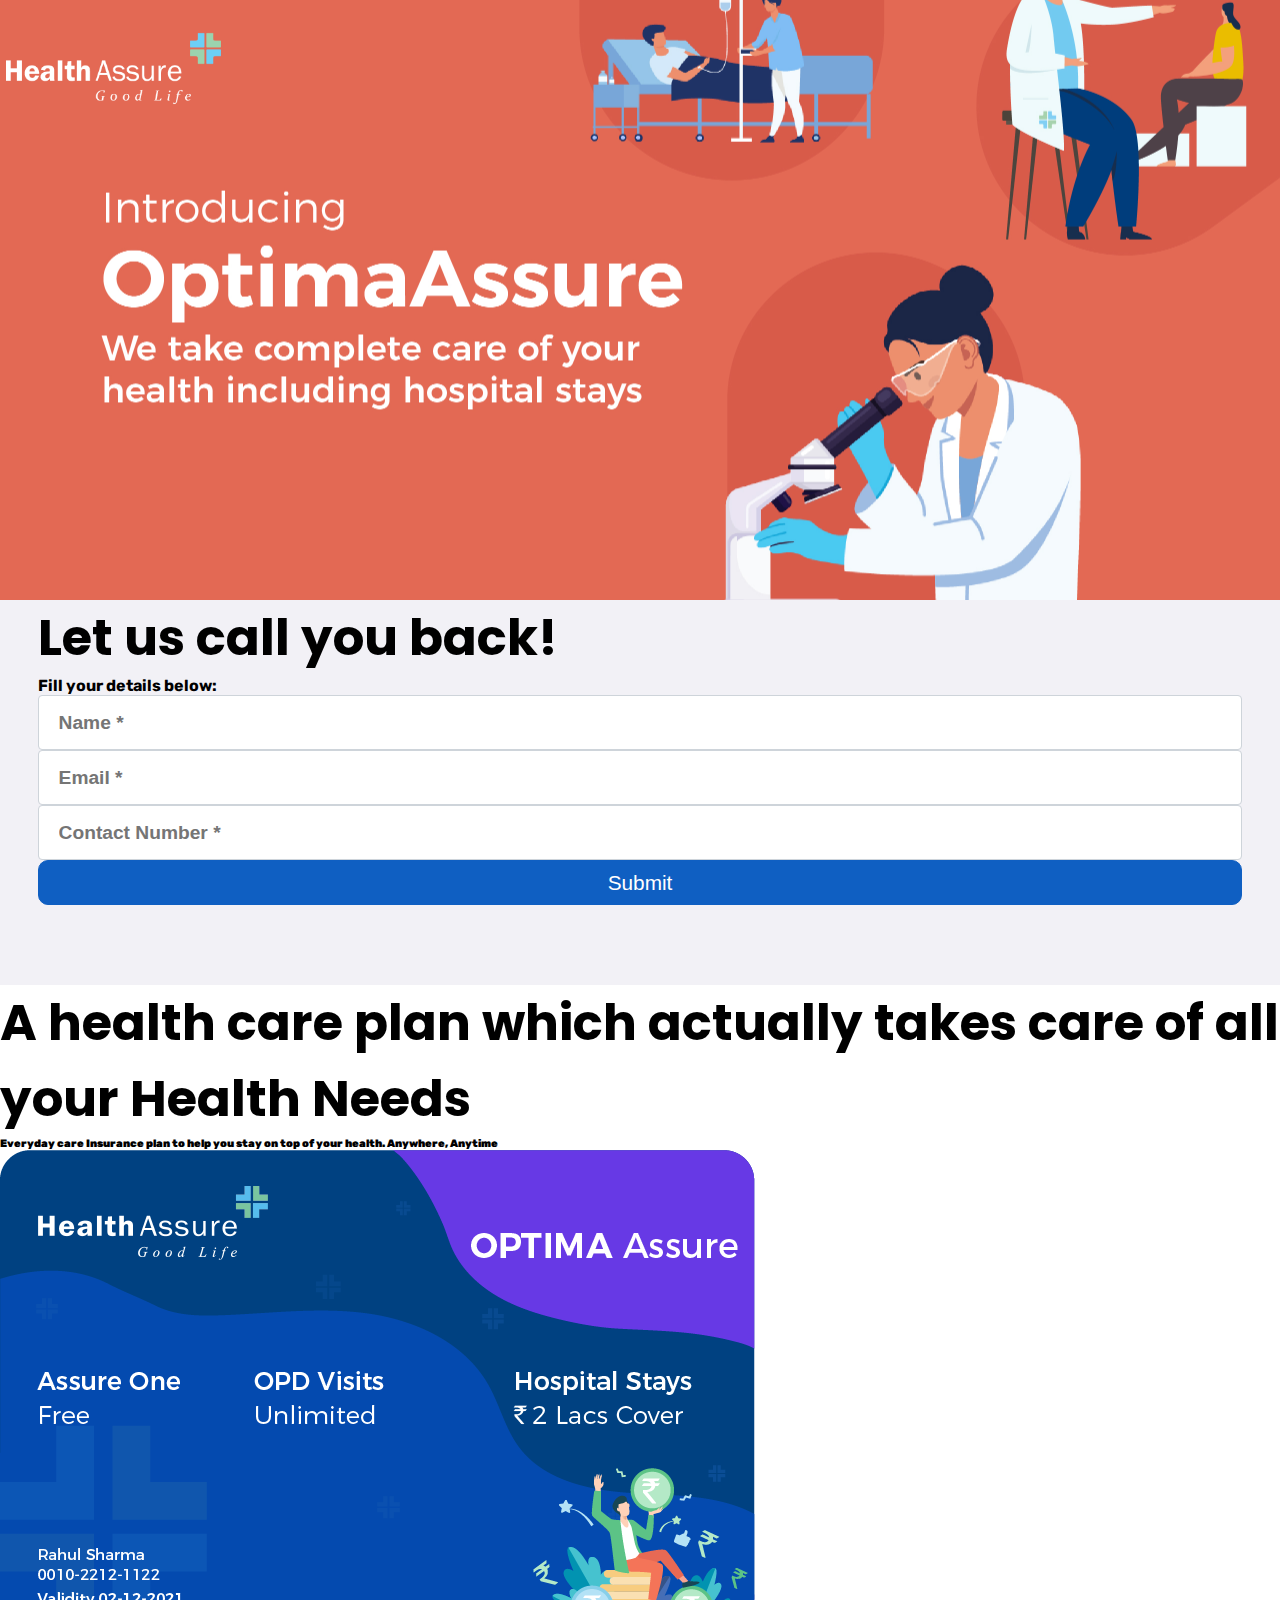
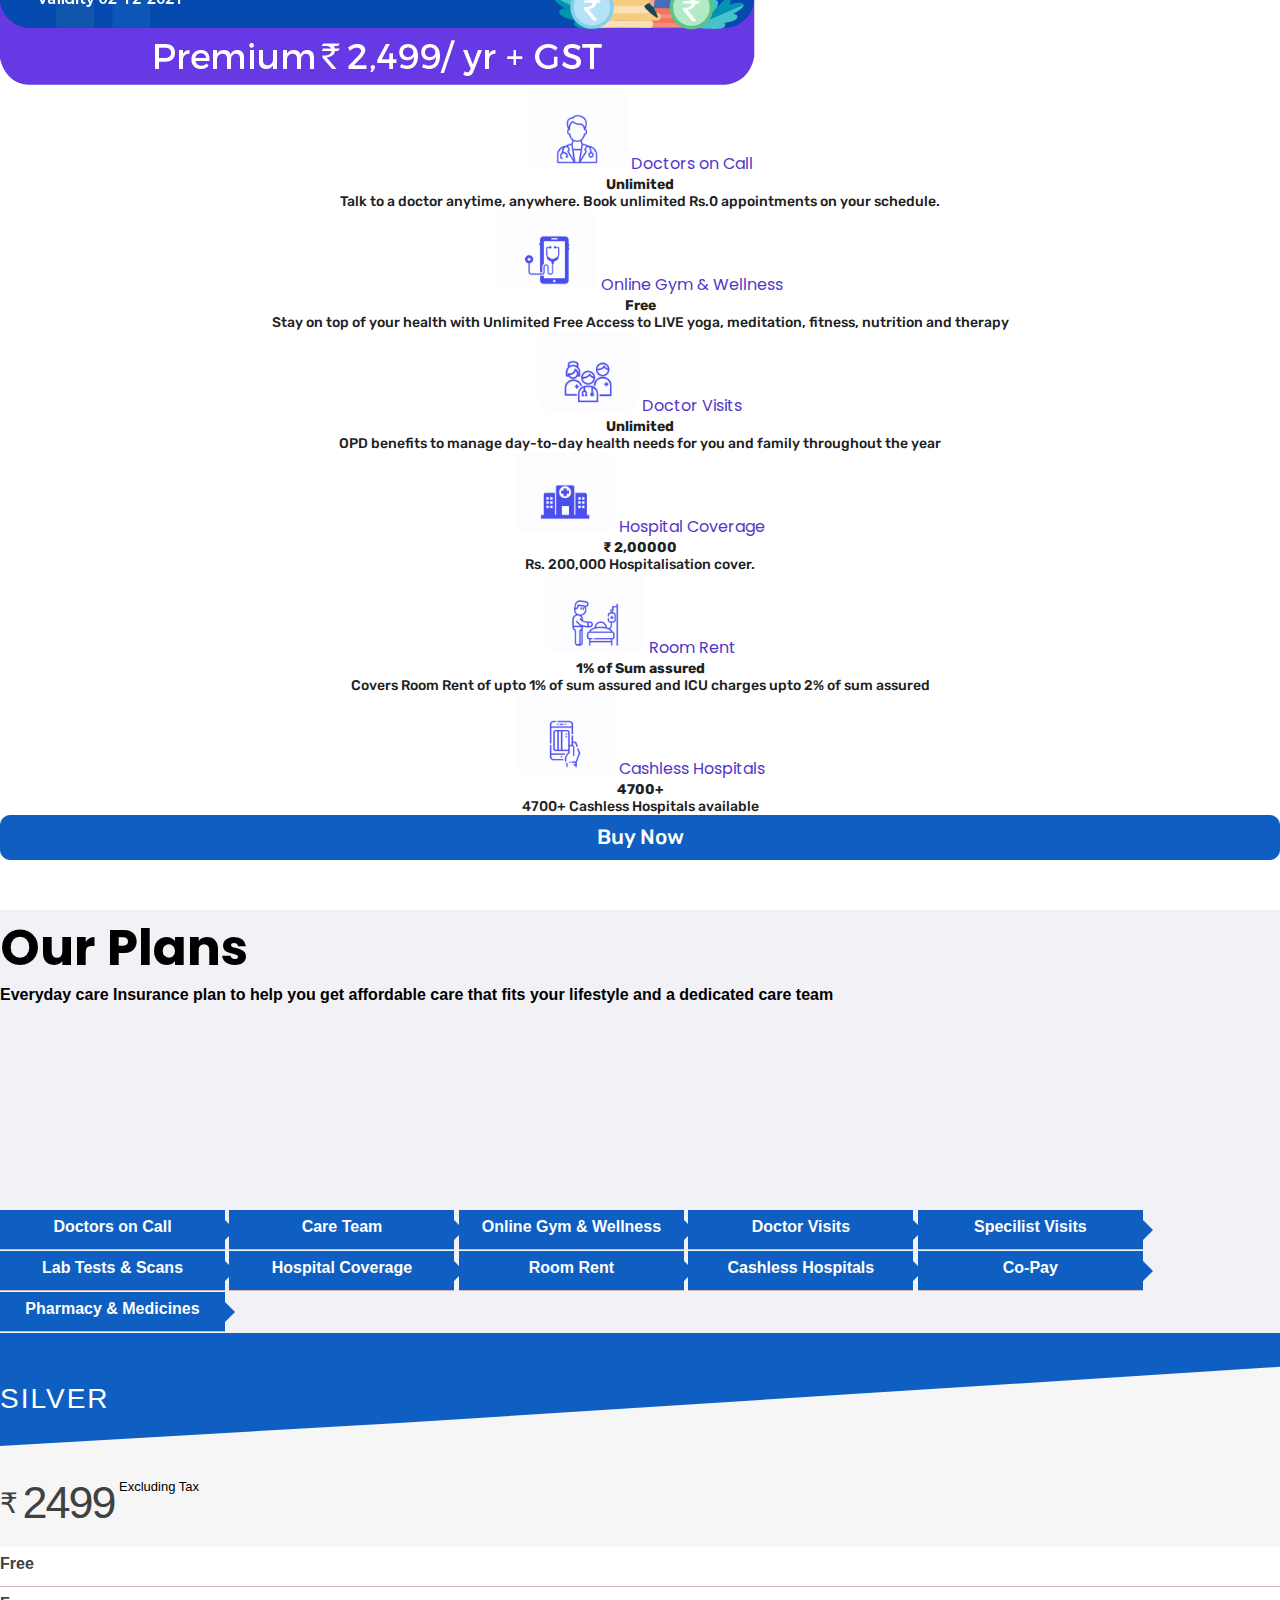
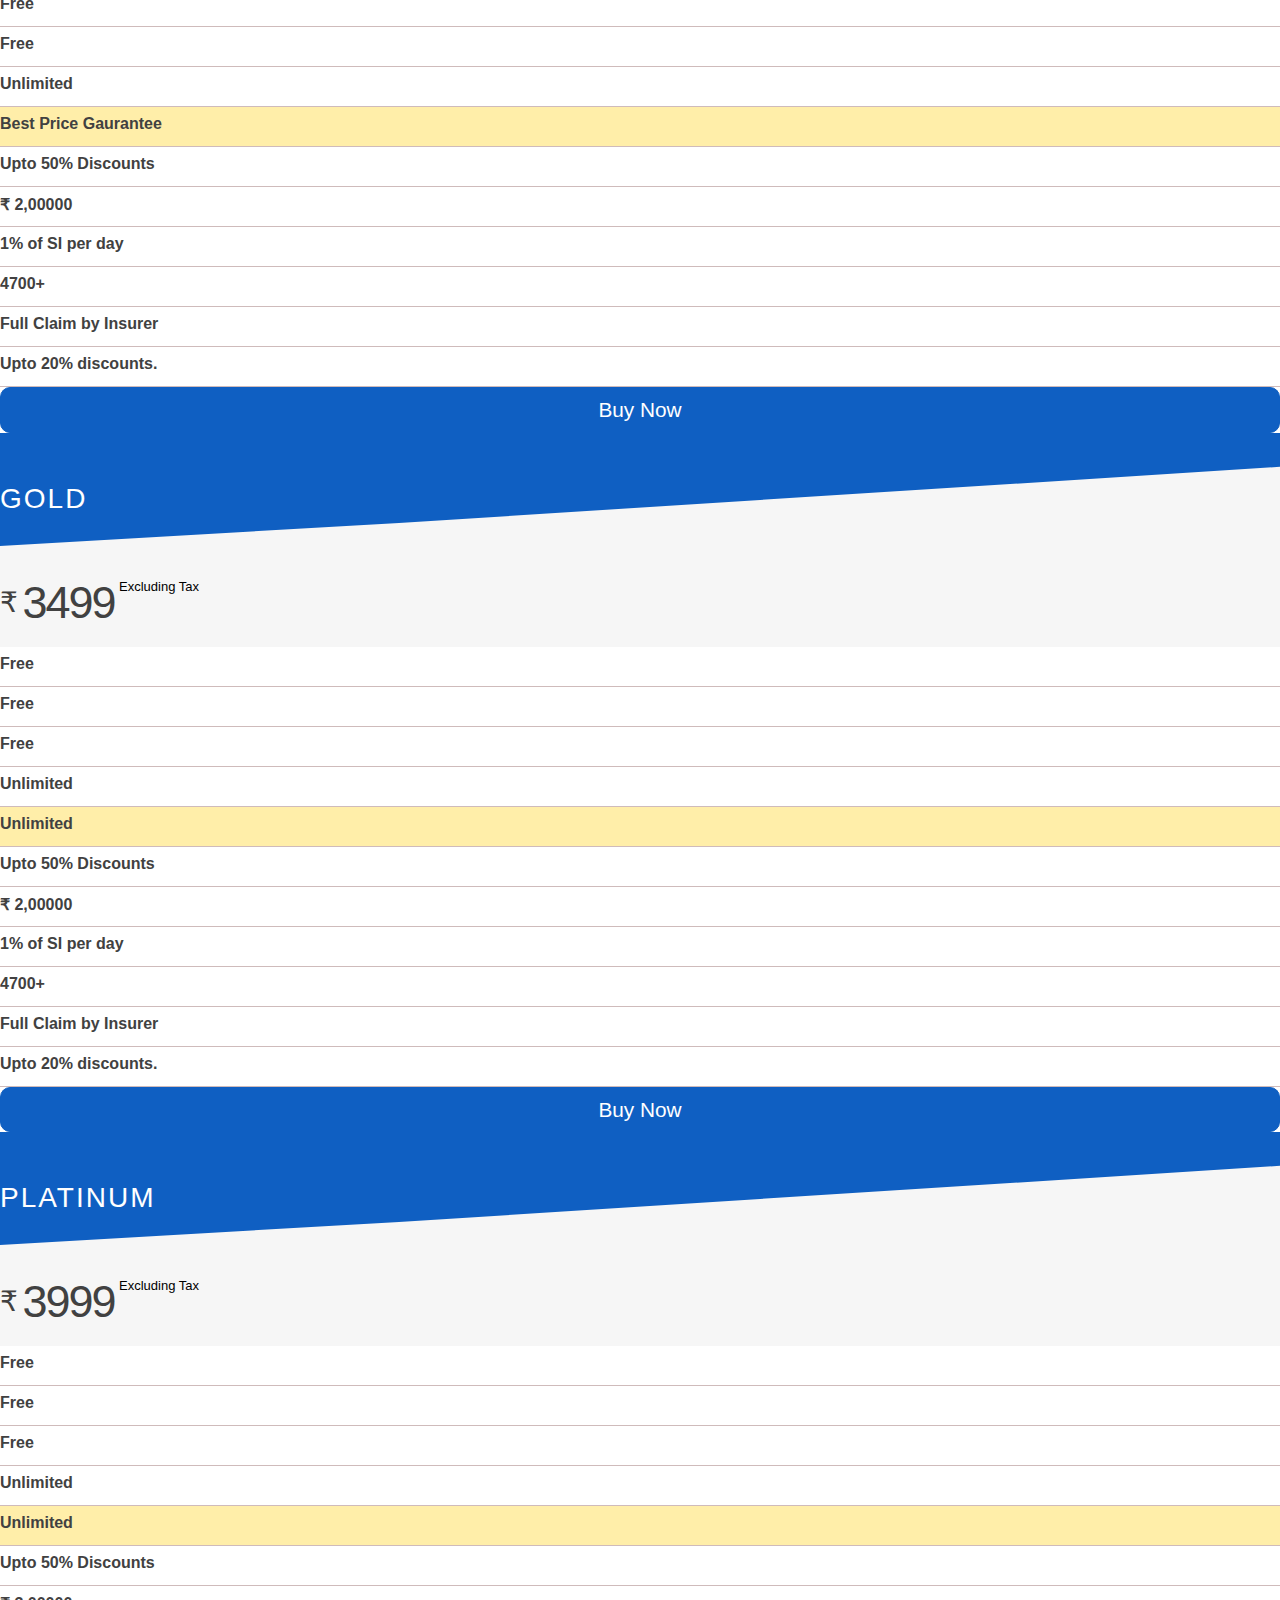
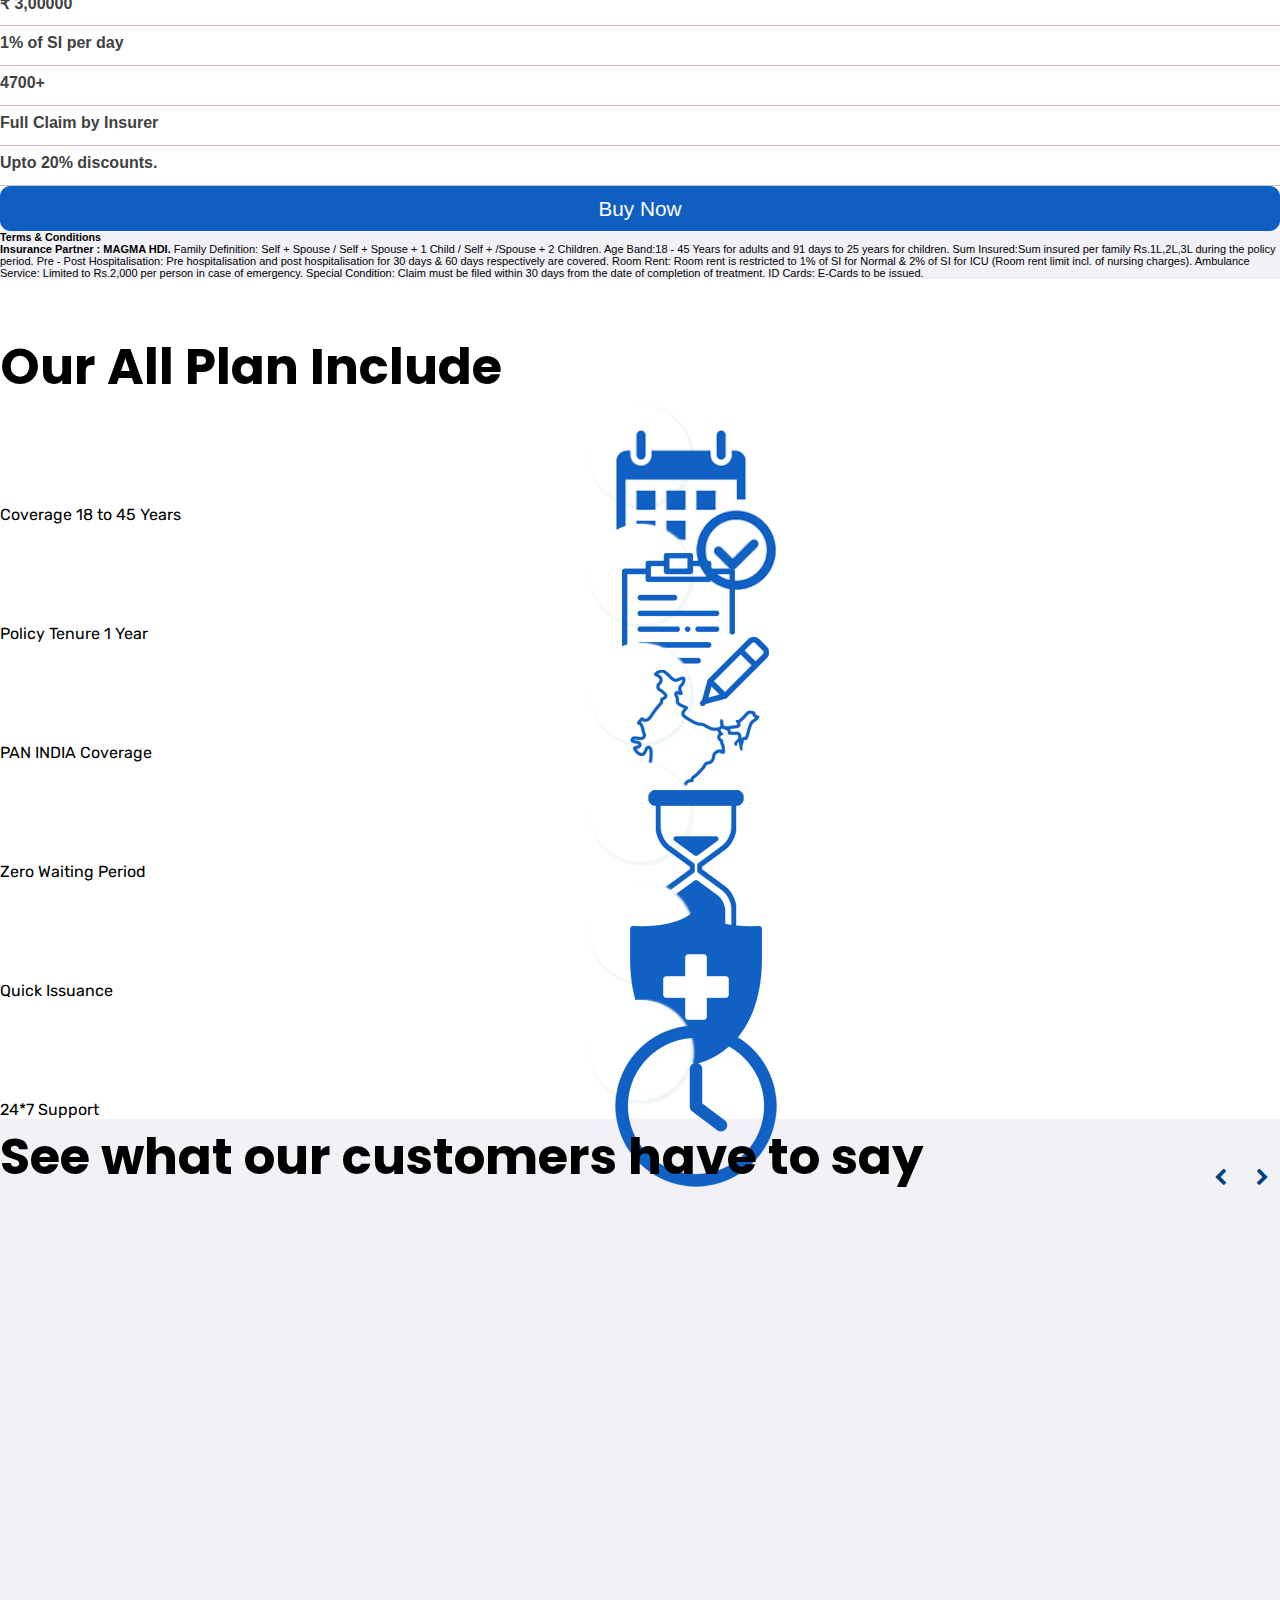
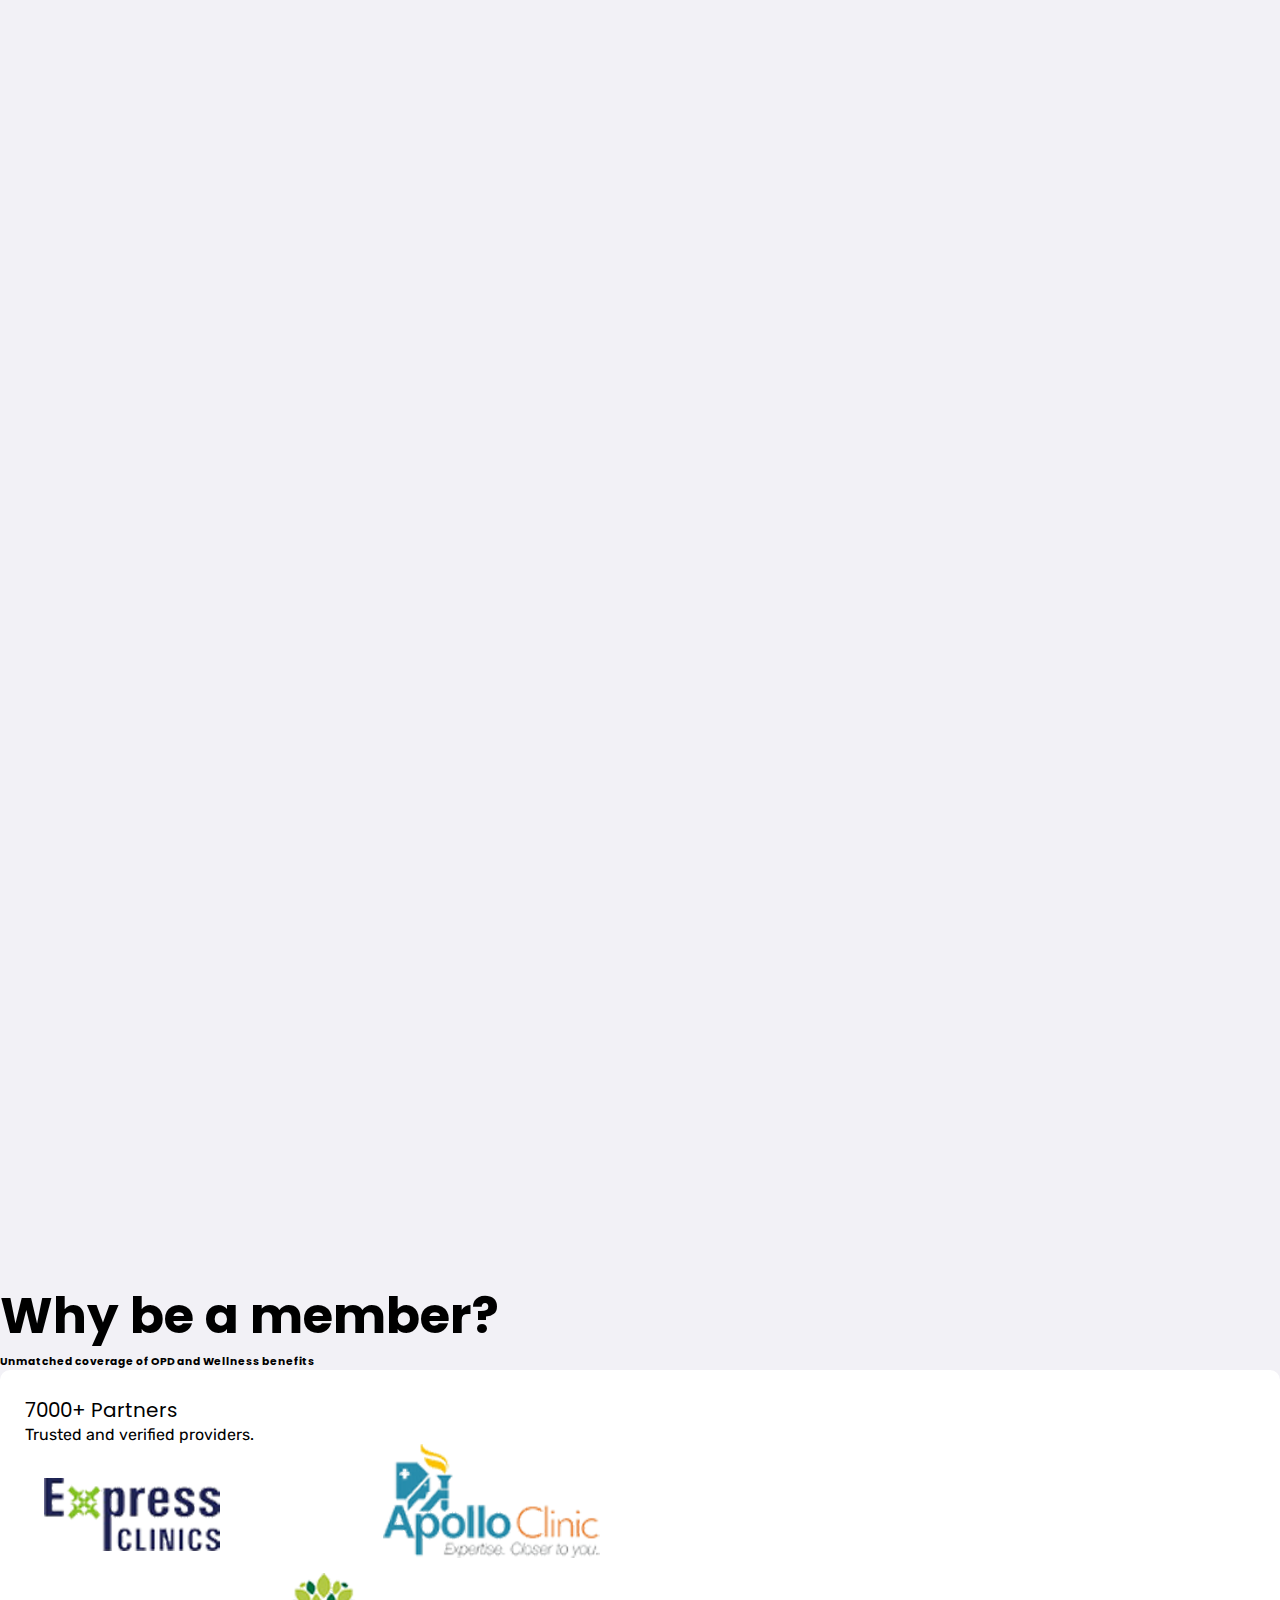
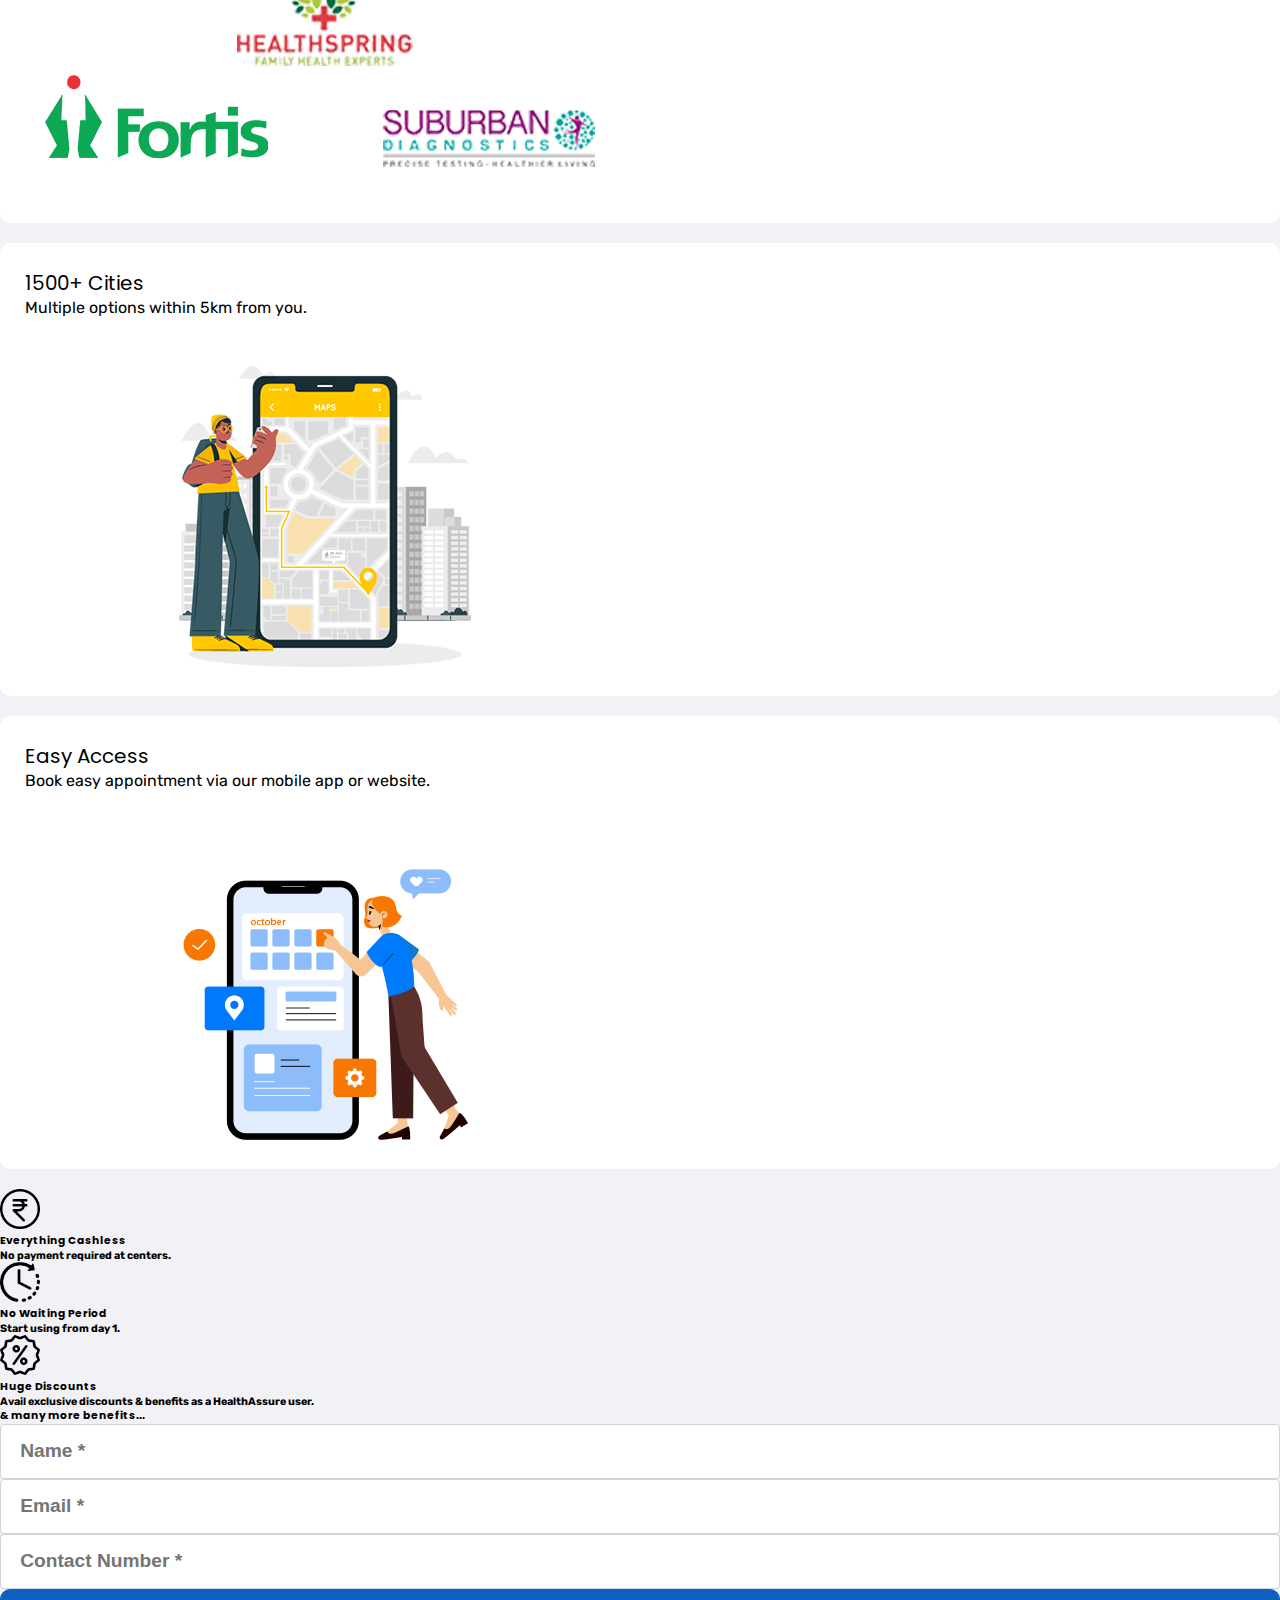
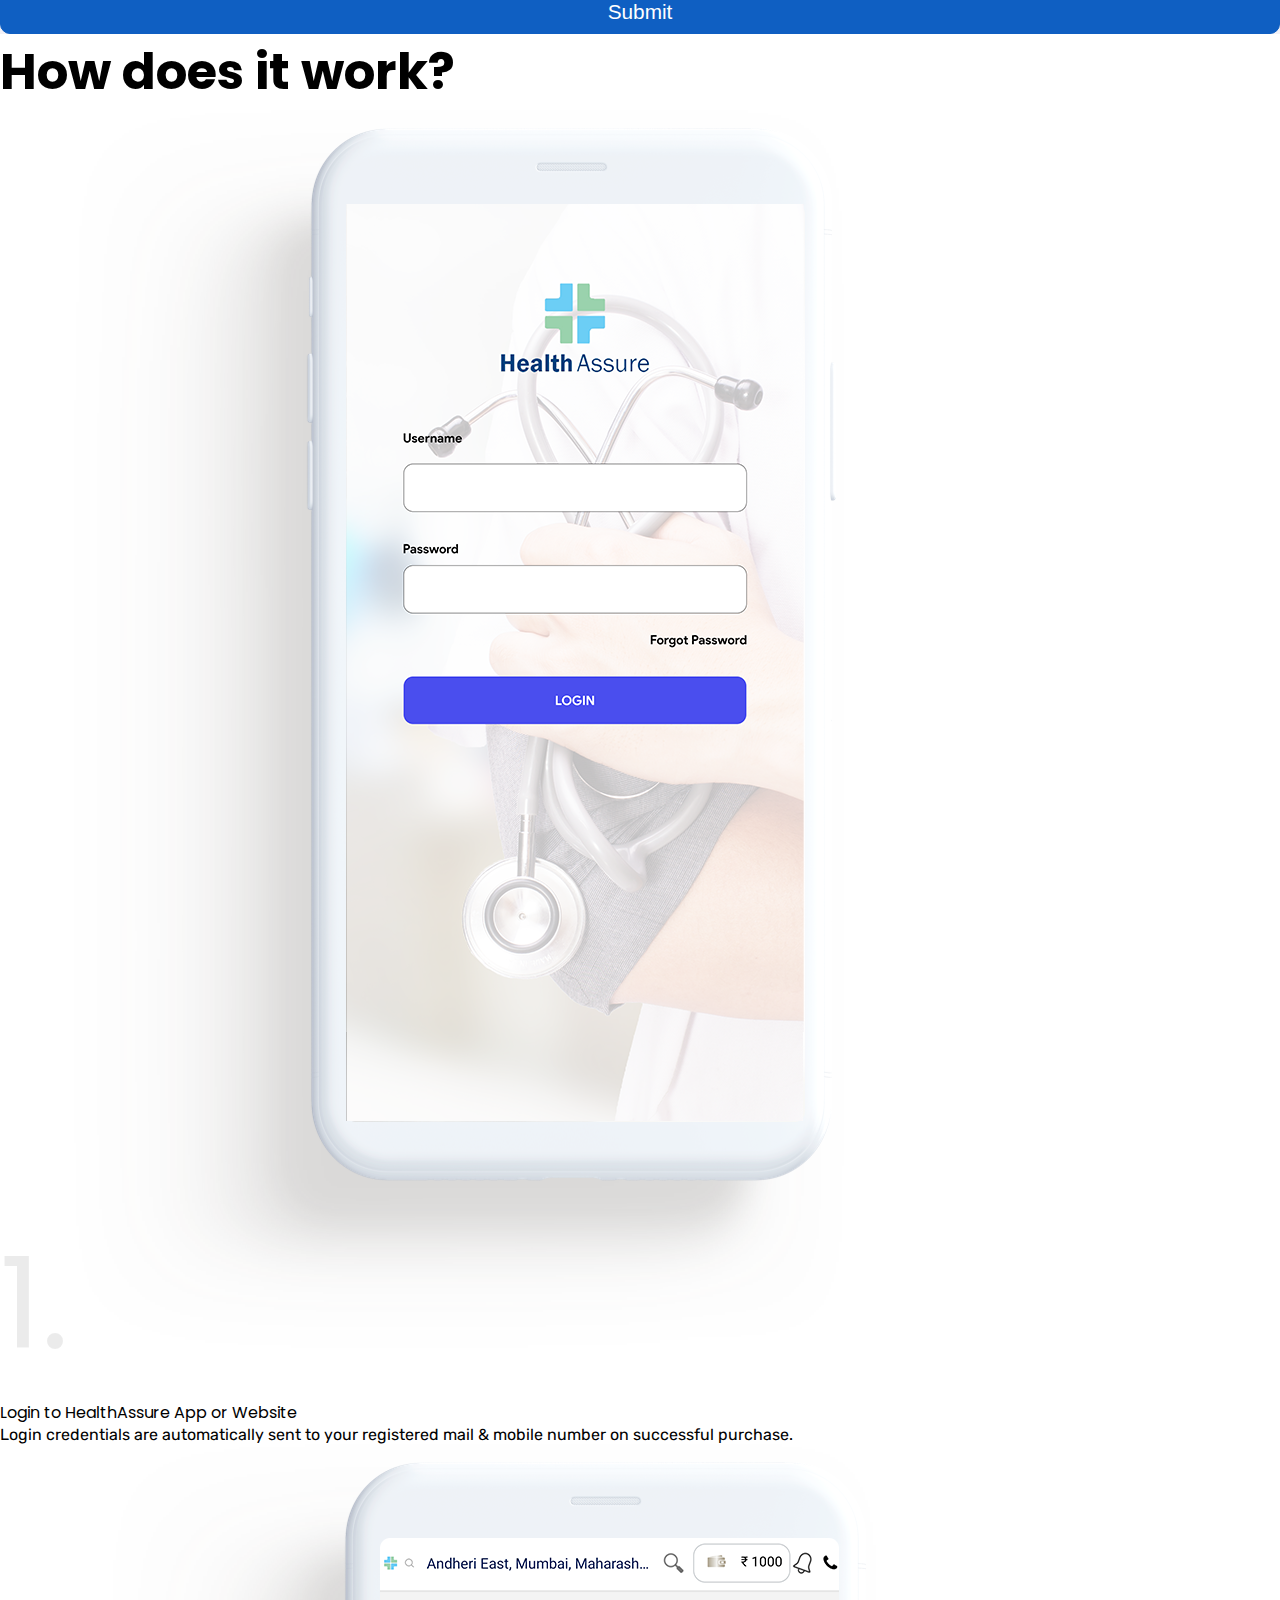
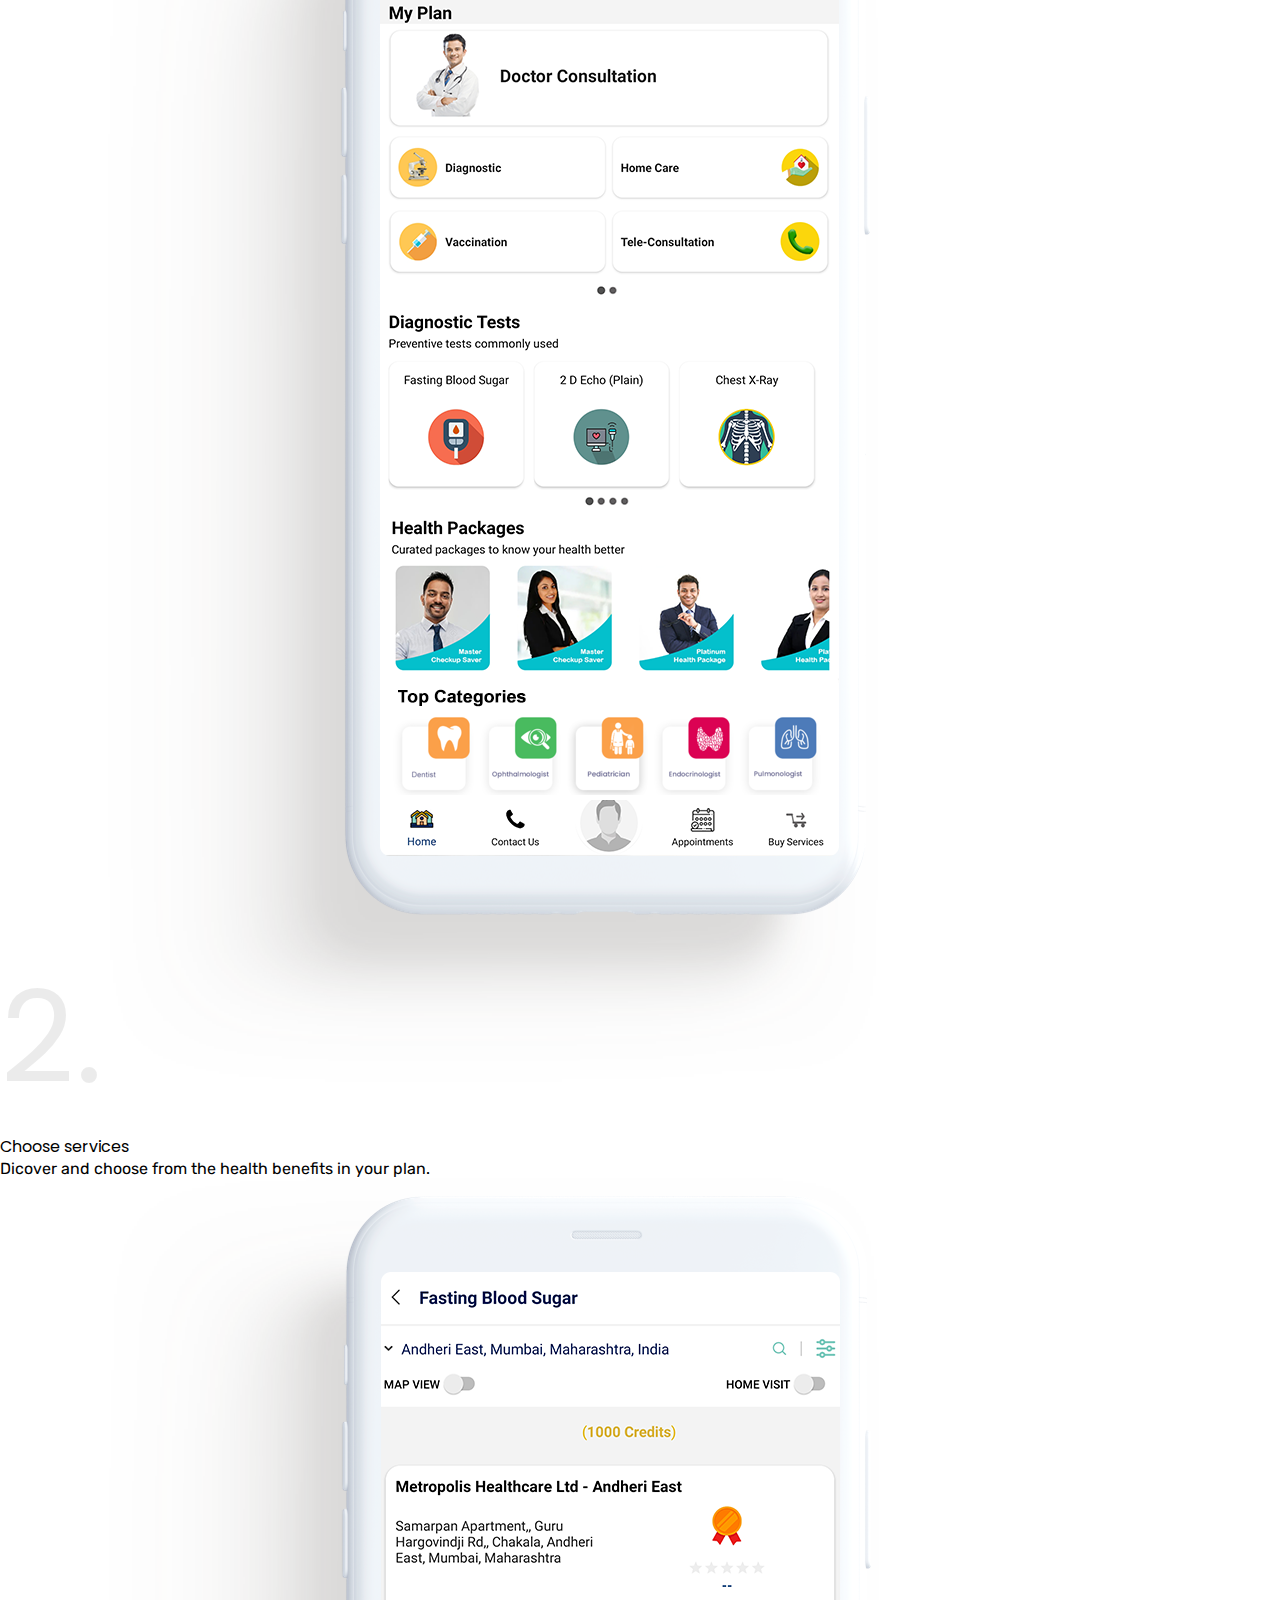
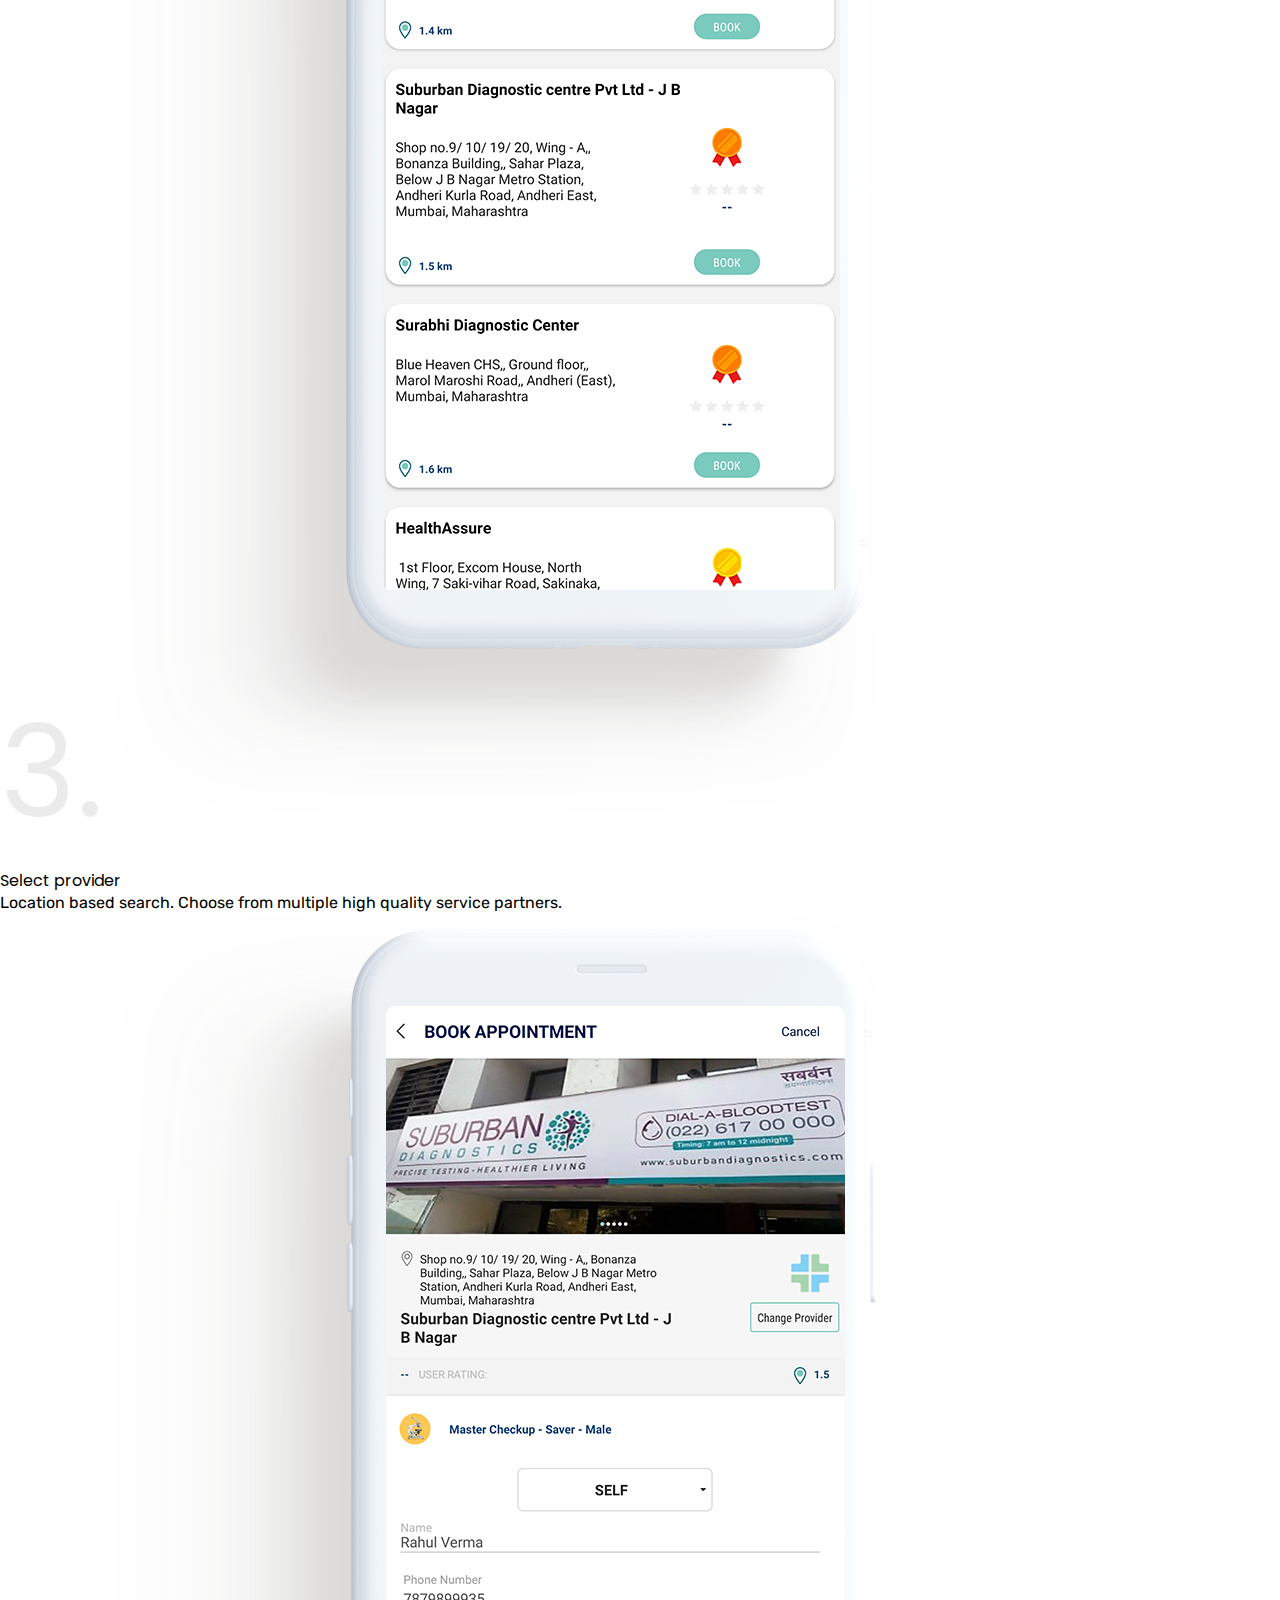
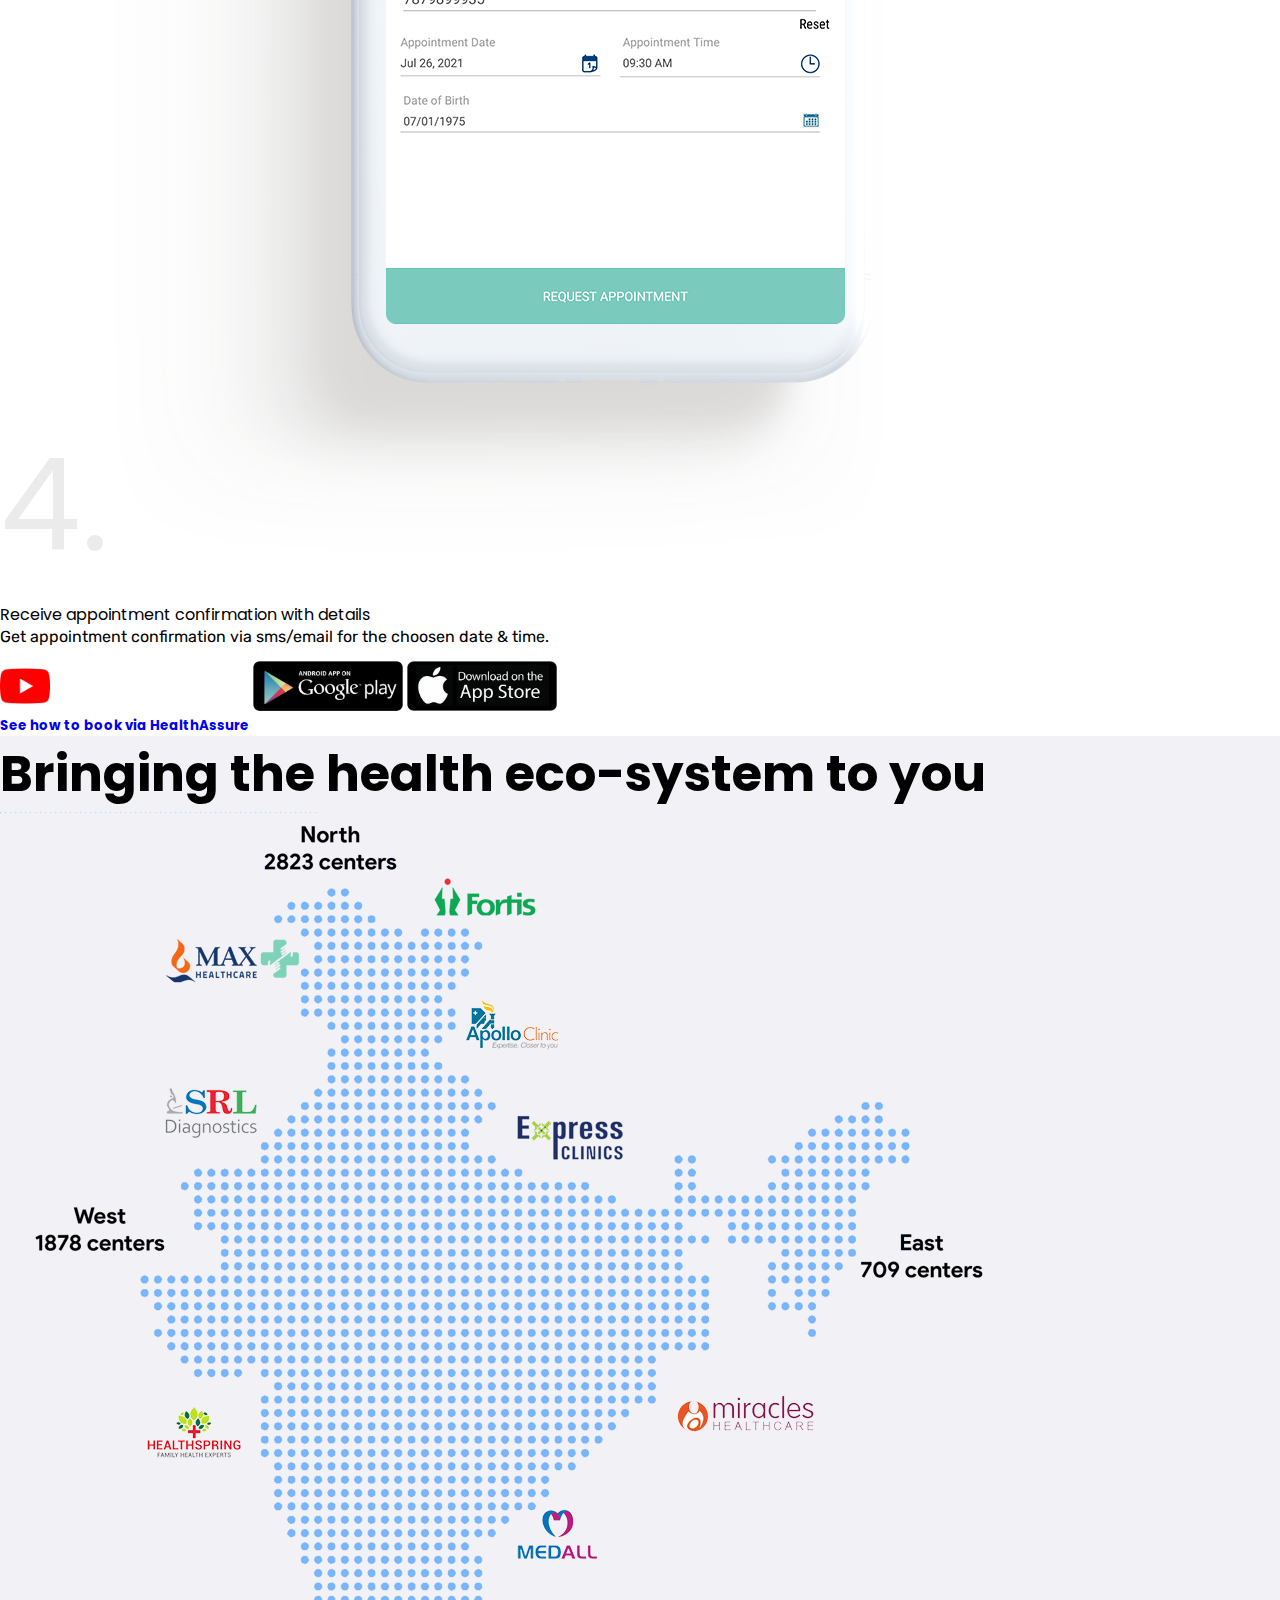
<file: plans/optimaassure.html>
<!DOCTYPE html>
<html>
<head>
	<meta charset="utf-8">
	 <meta name="viewport" content="width=device-width, initial-scale=1">
	 <meta name="description" content="">
	<title> Optima Assure| Healthassure </title>
	<link rel="stylesheet" href="https://cdn.jsdelivr.net/npm/bootstrap@4.5.3/dist/css/bootstrap.min.css" integrity="sha384-TX8t27EcRE3e/ihU7zmQxVncDAy5uIKz4rEkgIXeMed4M0jlfIDPvg6uqKI2xXr2" crossorigin="anonymous">	<link rel="stylesheet" type="text/css" href="css/style.css">
	<link rel="preconnect" href="https://fonts.googleapis.com">
    <link rel="preconnect" href="https://fonts.gstatic.com" crossorigin>
    <link href="https://fonts.googleapis.com/css2?family=Poppins:wght@700&display=swap" rel="stylesheet">
    <link href="https://fonts.googleapis.com/css2?family=Rubik&display=swap" rel="stylesheet">

   <link rel="stylesheet" href="https://cdnjs.cloudflare.com/ajax/libs/font-awesome/4.7.0/css/font-awesome.css" integrity="sha512-5A8nwdMOWrSz20fDsjczgUidUBR8liPYU+WymTZP1lmY9G6Oc7HlZv156XqnsgNUzTyMefFTcsFH/tnJE/+xBg==" crossorigin="anonymous" referrerpolicy="no-referrer" />

<link rel="stylesheet" href="https://cdnjs.cloudflare.com/ajax/libs/OwlCarousel2/2.3.4/assets/owl.carousel.min.css">
<link rel="stylesheet" href="https://cdnjs.cloudflare.com/ajax/libs/OwlCarousel2/2.3.4/assets/owl.theme.default.css">
<link rel="shortcut icon" type="image/x-icon" href="images/favicon.png">
</head>
<body>

<section class="optimaassureassurebg deskfit">
    <div class="container ">
            <div class="row">
                <div class="col-md-12">
                <a href="optimaassure.html"><img src="images/logo-white.png" class="img-fluid logo"></a>   
                   </div>
                  </div>
             </div>
    </section>

   <section class="mobfit">
      <div>
        <img src="images/optimaassure-mobile.jpg" class="img-fluid w-100">
    </div>
  </section>

<section class="bg-lgrey">
  <div class="container-fluid pb-6  py-5 pdlr">
     <div class="row">
                <div class="col-12">
                    <div class="mb-5">
                        <h1 class="head text-center"> Let us call you back! </h1>
                        <p class="text-center"><b>Fill your details below:</b></p>
                      </div>
                </div>
            </div>
         <form id="CallbackAdvisorform" method="post">
    <div class="row">
        <div class="col-sm-12 col-md-6  col-lg-3 col-xl-3 col-xxl-3">
            <input type="text"  class="form-control mb-2" id="AdvisorName" placeholder="Name *" required>
    </div>
  <div class="col-sm-12 col-md-6  col-lg-3 col-xl-3 col-xxl-3">
            <input type="email" class="form-control mb-2" id="AdvisorEmail"  placeholder="Email *" required>
    </div>
<div class="col-sm-12 col-md-6  col-lg-3 col-xl-3 col-xxl-3">
            <input type="text" class="form-control mb-2" id="AdvisorPhone"  pattern="[789][0-9]{9}"  maxlength="10" placeholder="Contact Number *" required>
    </div>
<div class="col-sm-12 col-md-6  col-lg-3 col-xl-3 col-xxl-3 mx-auto  ">
            <button type="submit" class="btn btn-primary w-100 h-90"  >Submit </button>
    </div>
</div>
    </form>
</div>
</section>

<section class="py-5 px-3 px-md-0 bg-white ">
        <div class="container">
            <div class="row">
                <div class="col-12">
                    <div class="mb-5">
                        <h1 class="head text-center"> A health care plan which actually takes care of all your Health Needs </h1>
                        <h6 class=" text-center"><b>Everyday care Insurance plan to help you stay on top of your health. Anywhere, Anytime </b></h6>
                    </div>
                </div>
            </div>
                    <div class="row">
                        <div class="col-sm-12 col-md-12 col-lg-5 col-xl-5 col-xx-5 pt-5">
                            <img src="images/optimaassure.png" class="img-fluid ">
                     </div>
                        <div class="col-sm-12 col-md-12 col-lg-7 col-xl-7 col-xx-7">
                            <div class="d-flex flex-wrap align-items-center justify-content-center flex-row">

<div class="row">
    <div class=" col-sm-12 col-md-4 col-lg-4 col-xl-4 col-xxl-4">
        <div class="item3">
                                    <img src="images/doctor.png">
                                    <label class="f-poppins d-block">Doctors on Call </label>

                                    <p class="my-2"><b> Unlimited </b></p>
                                  <p> Talk to a doctor anytime, anywhere. Book unlimited Rs.0 appointments on your schedule. </p>
                                                                    </div>
                                          </div>

   

    <div class=" col-sm-6 col-md-4 col-lg-4 col-xl-4 col-xxl-4">
                <div class="item3">
                                    <img src="images/tele-doctor.png">
                                <label class="f-poppins d-block"> Online Gym & Wellness </label>
                                 <p class="my-2"><b> Free </b></p>
                                    <p> Stay on top of your health with Unlimited Free Access to LIVE yoga, meditation, fitness, nutrition and therapy </p>
                                </div>
                             </div>

 <div class=" col-sm-6 col-md-4 col-lg-4 col-xl-4 col-xxl-4">
        <div class="item3" >
                                    <img src="images/careteam.png">
                                    <label class="f-poppins d-block"> Doctor Visits </label>
                                     <p class="my-2"><b> Unlimited </b></p>
                                    <p> OPD benefits to manage day-to-day health needs for you and family throughout the year </p>
                                                                   </div> 
 </div>
<div class=" col-sm-6 col-md-4 col-lg-4 col-xl-4 col-xxl-4">
                    <div class="item3">
                                    <img src="images/hospital.png">
                                    <label class="f-poppins d-block"> Hospital Coverage </label>
                                      <p class="my-2"><b> ₹ 2,00000 </b></p>
                                    <p > Rs. 200,000 Hospitalisation cover. </p>
                                </div>
    </div>

    <div class=" col-sm-6 col-md-4 col-lg-4 col-xl-4 col-xxl-4">
        <div class="item3">
                                    <img src="images/room-rent.png">
                                    <label class="f-poppins d-block"> Room Rent </label>
                                     <p class="my-2"><b> 1% of Sum assured </b></p>
                                <p > Covers Room Rent of upto 1% of sum assured and ICU charges upto 2% of sum assured </p>
                                </div>
                         </div>


    <div class=" col-sm-6 col-md-4 col-lg-4 col-xl-4 col-xxl-4">
        <div class="item3">
                                    <img src="images/cashless.png">
                                <label class="f-poppins d-block"> Cashless Hospitals </label>
                                 <p class="my-2"><b> 4700+ </b></p>
                            <p> 4700+ Cashless Hospitals available </p>
                                  </div>
                              </div>


<div class="col-sm-12 col-md-6 col-lg-6 col-xl-6 col-xxl-4 mx-auto">
        <div class="item3">
                                    <div class="text-center my-3 ">
                                <a href="https://rzp.io/l/OptimaAssureSilverSelf" target="_blank" class="btn btn-primary py-2 px-5 w-100 h-90">Buy Now</a>
                              
                            </div>
                                  </div>
                              </div>
                            </div>
                           </div>
                         </div>
                    </div>
                </div>
             </section>


 <section class="py-5 px-3 bg-lgrey  desk-hidden" id="generic_price_table" >
        <div class="container">
            <div class="row">
                <div class="col-md-8 offset-md-3">
                   <div class="mb-5">
                    <h1 class="head text-center" >  Our Plans </h1>
               <p class="text-center"> <b> Everyday care Insurance plan to help you get affordable care that fits your lifestyle and a dedicated care team </b></p>
                                          </div>
                </div>
            </div>
       <div class="row">
          <div class="col-sm-12 col-md-6 col-lg-6 col-xl-6 col-xxl-6">
                  <div class="generic_content clearfix">
                    <div class="generic_head_price clearfix text-center">
                    <div class="generic_head_content clearfix">
                     <div class="head_bg"></div>
                                <div class="head ">
                                    <span> Silver</span>
                                </div>
                          </div>
                            <div class="generic_price_tag clearfix">    
                                <span class="price">
                                <span class="sign">₹</span>
                                <span class="currency">2499</span>
                                <span class="ex">Excluding Tax</span>
                               </span>
                            </div>
                        </div>
                         <div class="generic_feature_list">
                            <ul>
                                <li><span class="float-left"> Doctors on call </span><span class="float-right">Free</span> </li>
                                <li><span class="float-left"> Care Team</span> <span class="float-right"> Free </span> </li>
                                <li><span class="float-left"> Online Gym & Wellness </span><span class="float-right"> Free </span> </li>
                                <li><span class="float-left"> Doctor Visits </span><span class="float-right"> Unlimited </span> </li>
                                 <li class="activeplan"><span class="float-left"> Specilist Visits </span><span class="float-right"> Best Price Gaurantee </span> </li>
                                  <li><span class="float-left"> Lab Tests & Scans </span><span class="float-right"> Upto 50% Discounts</span> </li>
                                
                                <li><span class="float-left"> Hospital Coverage </span><span class="float-right">₹ 2,00000</span> </li>
                                <li><span class="float-left"> Room Rent  </span><span class="float-right"> 1% of SI per day </span> </li>
                                <li><span class="float-left"> Cashless Hospitals  </span><span class="float-right">4700+ </span> </li>
                            <li><span class="float-left"> Co-Pay </span><span class="float-right"> Full Claim by Insurer </span> </li>
                              <li><span class="float-left"> Pharmacy & Medicines </span><span class="float-right"> Upto 20% discounts.</span> </li>

                             </ul>
                          <a href="https://rzp.io/l/OptimaAssureSilverSelf" target="_blank">  <button type="submit" class="btn btn-primary  w-100 h-90" > Buy Now </button></a>
                      </div>
                     </div>
                    
                   </div>


                <div class="col-sm-12 col-md-6 col-lg-6 col-xl-6 col-xxl-6">
                  <div class="generic_content clearfix">
                    <div class="generic_head_price clearfix text-center">
                    <div class="generic_head_content clearfix">
                     <div class="head_bg"></div>
                                <div class="head">
                                    <span> Gold </span>
                                </div>
                          </div>
                             <div class="generic_price_tag clearfix">    
                                <span class="price">
                                <span class="sign">₹</span>
                                <span class="currency"> 3499 </span>
                                <span class="ex">Excluding Tax</span>
                               </span>
                            </div>
                        </div>
                          <div class="generic_feature_list">
                             <ul>
                                <li><span class="float-left"> Doctors on call </span><span class="float-right">Free</span> </li>
                                <li><span class="float-left"> Care Team</span> <span class="float-right"> Free </span> </li>
                                <li><span class="float-left"> Online Gym & Wellness </span><span class="float-right"> Free </span> </li>
                                <li><span class="float-left"> Doctor Visits </span><span class="float-right"> Unlimited </span> </li>
                                 <li class="activeplan"><span class="float-left"> Specilist Visits </span><span class="float-right"> Unlimited </span> </li>
                                  <li><span class="float-left"> Lab Tests & Scans </span><span class="float-right"> Upto 50% Discounts</span> </li>
                                  
                                <li><span class="float-left"> Hospital Coverage </span><span class="float-right">₹ 2,00000</span> </li>
                                <li><span class="float-left"> Room Rent  </span><span class="float-right"> 1% of SI per day </span> </li>
                                <li><span class="float-left"> Cashless Hospitals  </span><span class="float-right">4700+ </span> </li>
                            <li><span class="float-left"> Co-Pay </span><span class="float-right"> Full Claim by Insurer </span> </li>
                            <li><span class="float-left"> Pharmacy & Medicines </span><span class="float-right"> Upto 20% discounts. </span> </li>
                              </ul>
            <a href="https://rzp.io/l/OptimaAssurGoldSelf" target="_blank">  <button type="submit" class="btn btn-primary  w-100 h-90" > Buy Now </button></a>
                        </div>
                   </div>
               </div>


                 <div class="col-sm-12 col-md-6 col-lg-6 col-xl-6 col-xxl-6">
                  <div class="generic_content clearfix">
                    <div class="generic_head_price clearfix text-center">
                    <div class="generic_head_content clearfix">
                     <div class="head_bg"></div>
                                <div class="head">
                                    <span> Platinum </span>
                                </div>
                          </div>
                             <div class="generic_price_tag clearfix">    
                                <span class="price">
                                <span class="sign">₹</span>
                                <span class="currency"> 3999 </span>
                                <span class="ex">Excluding Tax</span>
                               </span>
                            </div>
                        </div>
                          <div class="generic_feature_list">
                             <ul>
                                <li><span class="float-left"> Doctors on call </span><span class="float-right">Free</span> </li>
                                <li><span class="float-left"> Care Team</span> <span class="float-right"> Free </span> </li>
                                <li><span class="float-left"> Online Gym & Wellness </span><span class="float-right"> Free </span> </li>
                                <li><span class="float-left"> Doctor Visits </span><span class="float-right"> Unlimited </span> </li>
                                 <li class="activeplan"><span class="float-left"> Specilist Visits </span><span class="float-right"> Unlimited </span> </li>
                                  <li><span class="float-left"> Lab Tests & Scans </span><span class="float-right"> Upto 50% Discounts</span> </li>
                                 
                                <li><span class="float-left"> Hospital Coverage </span><span class="float-right">₹ 3,00000</span> </li>
                                <li><span class="float-left"> Room Rent  </span><span class="float-right">1% of SI per day </span> </li>
                                <li><span class="float-left"> Cashless Hospitals  </span><span class="float-right">4700+ </span> </li>
                            <li><span class="float-left"> Co-Pay </span><span class="float-right"> Full Claim by Insurer </span> </li>
                             <li><span class="float-left"> Pharmacy & Medicines </span><span class="float-right"> Upto 20% discounts. </span> </li>
                              </ul>
            <a href="https://rzp.io/l/OptimaAssurPlatinumSelf" target="_blank">  <button type="submit" class="btn btn-primary  w-100 h-90" > Buy Now </button></a>
                        </div>
                   </div>
               </div>
             </div>

 <div class="row ">
            <div class="col-md-12">
          <h6> Terms & Conditions</h6>
            <p style="font-size:11px;"><span style="font-weight:700;">Insurance Partner : MAGMA HDI.</span> Family Definition: Self + Spouse / Self + Spouse + 1 Child / Self + /Spouse + 2 Children. Age Band:18 - 45 Years for adults and 91 days to 25 years for children. Sum Insured:Sum insured per family Rs.1L,2L,3L during the policy period. Pre - Post
Hospitalisation: Pre hospitalisation and post hospitalisation for 30 days & 60 days
respectively are covered. Room Rent: Room rent is restricted to 1% of SI for Normal & 2% of SI for ICU (Room rent limit incl. of nursing charges). Ambulance
Service: Limited to Rs.2,000 per person in case of emergency.  Special Condition: Claim must be filed within 30 days from the date of completion of treatment.
 ID Cards: E-Cards to be issued.</p>
            
 </div>
        </div>
       </div>
    </section>

<section class="py-5 px-3 bg-lgrey mob-hidden" id="generic_price_table" >
        <div class="container">
            <div class="row">
                <div class="col-md-8 offset-md-3">
                   <div class="mb-5">
                    <h1 class="head text-center" >  Our Plans </h1>
                    <p class="text-center"><b> Everyday care Insurance plan to help you get affordable care that fits your lifestyle and a dedicated care team </b></p>
                                          </div>
                </div>
            </div>
       <div class="row">
                <div class="col-md-3 col-lg-3 planspt">
                    <div class="generic_content clearfix" style="background-color:transparent;">
                       <div class="generic_feature_list pt-2" >
                            <ul>
                                <li class="right-arrow"><span style="color:#ffffff;"> Doctors on Call</span></li>
                                <li class="right-arrow"><span style="color:#ffffff;"> Care Team </span></li>
                               <li class="right-arrow"><span style="color:#ffffff;"> Online Gym & Wellness </span></li>
                             
                               <li class="right-arrow"><span style="color:#ffffff;"> Doctor Visits </span></li>
                                   <li class="right-arrow"><span style="color:#ffffff;"> Specilist Visits </span></li>
                                   <li class="right-arrow"><span style="color:#ffffff;"> Lab Tests & Scans </span></li>
                                 <li class="right-arrow"><span style="color:#ffffff;">Hospital Coverage   </span></li>
                                     <li class="right-arrow"><span style="color:#ffffff;"> Room Rent </span></li>
                                      <li class="right-arrow"><span style="color:#ffffff;"> Cashless Hospitals </span></li>
                                       <li class="right-arrow"><span style="color:#ffffff;"> Co-Pay </span></li>
                                       <li class="right-arrow"><span style="color:#ffffff;">Pharmacy & Medicines </span></li>
                              </ul>
                        </div>
                     </div>
                    
                </div>
              

                <div class="col-md-3 col-lg-3 text-center">
                  <div class="generic_content clearfix">
                    <div class="generic_head_price clearfix">
                    <div class="generic_head_content clearfix">
                     <div class="head_bg"></div>
                                <div class="head">
                                    <span> Silver</span>
                                </div>
                          </div>
                            <div class="generic_price_tag clearfix">    
                                <span class="price">
                                <span class="sign">₹</span>
                                <span class="currency">2499</span>
                                <span class="ex">Excluding Tax</span>
                               </span>
                            </div>
                        </div>
                         <div class="generic_feature_list">
                            <ul>
                                <li><span> Free </span> </li>
                                <li><span> Free </span> </li>
                                <li><span> Free </span> </li>
                             <li><span> Unlimited </span> </li>
                                 <li class="activeplan"><span> Best Price Gaurantee </span> </li>
                                  <li><span> Upto 50% Discounts </span> </li>
                                 <li><span> ₹ 2,00000 </span> </li>
                                 <li><span> 1% of SI per day </span> </li>
                               <li><span> 4700+  </span> </li>
                                 <li><span>Full Claim by Insurer </span> </li>
                                      <li><span> Upto 20% discounts.</span> </li>

                          </ul>
                          <a href="https://rzp.io/l/OptimaAssureSilverSelf" target="_blank">  <button type="submit" class="btn btn-primary  w-100 h-90" > Buy Now </button> </a>
                      </div>
                     </div>
                    
                   </div>


                <div class="col-md-3 col-lg-3 text-center">
                  <div class="generic_content clearfix">
                    <div class="generic_head_price clearfix">
                    <div class="generic_head_content clearfix">
                     <div class="head_bg"></div>
                                <div class="head">
                                    <span> Gold </span>
                                </div>
                          </div>
                             <div class="generic_price_tag clearfix">    
                                <span class="price">
                                <span class="sign">₹</span>
                                <span class="currency">3499</span>
                                <span class="ex">Excluding Tax</span>
                               </span>
                            </div>
                        </div>
                          <div class="generic_feature_list">
                            <ul>
                                 <li><span> Free </span> </li>
                                <li><span> Free </span> </li>
                                <li><span> Free </span> </li>
                             <li><span> Unlimited </span> </li>
                                 <li class="activeplan"><span> Unlimited </span> </li>
                                  <li><span> Upto 50% Discounts </span> </li>
                                     
                                 <li><span> ₹ 2,00000 </span> </li>
                                 <li><span> 1% of SI per day </span> </li>
                               <li><span> 4700+</span> </li>
                                 <li><span> Full Claim by Insurer </span> </li>
                                  <li><span> Upto 20% discounts.</span> </li>                              
                            </ul>
         <a href="https://rzp.io/l/OptimaAssurGoldSelf" target="_blank"> <button type="submit" class="btn btn-primary  w-100 h-90" > Buy Now </button></a>
                        </div>
                   
                   </div>
               </div>


                 <div class="col-md-3 col-lg-3 text-center">
                  <div class="generic_content clearfix">
                    <div class="generic_head_price clearfix">
                    <div class="generic_head_content clearfix">
                     <div class="head_bg"></div>
                                <div class="head">
                                    <span> Platinum </span>
                                </div>
                          </div>
                             <div class="generic_price_tag clearfix">    
                                <span class="price">
                                <span class="sign">₹</span>
                                <span class="currency">3999</span>
                                <span class="ex">Excluding Tax</span>
                               </span>
                            </div>
                        </div>
                          <div class="generic_feature_list">
                            <ul>
                                 <li><span> Free </span> </li>
                                <li><span> Free </span> </li>
                                <li><span> Free </span> </li>
                             <li><span> Unlimited </span> </li>
                                 <li class="activeplan"><span> Unlimited </span> </li>
                                  <li><span> Upto 50% Discounts </span> </li>
                                     
                                 <li><span> ₹ 3,00000 </span> </li>
                                 <li><span> 1% of SI per day </span> </li>
                               <li><span> 4700+ </span> </li>
                                 <li><span> Full Claim by Insurer </span> </li>
                                  <li><span> Upto 20% discounts. </span> </li>                              
                            </ul>
         <a href="https://rzp.io/l/OptimaAssurPlatinumSelf" target="_blank"> <button type="submit" class="btn btn-primary  w-100 h-90" > Buy Now </button></a>
                        </div>
                   
                   </div>
               </div>
          </div>

 <div class="row pt-5">
            <div class="col-md-12">
          <h6> Terms & Conditions</h6>
            <p style="font-size:11px;"><span style="font-weight:700;">Insurance Partner : MAGMA HDI.</span> Family Definition: Self + Spouse / Self + Spouse + 1 Child / Self + /Spouse + 2 Children. Age Band:18 - 45 Years for adults and 91 days to 25 years for children. Sum Insured:Sum insured per family Rs.1L,2L,3L during the policy period. Pre - Post
Hospitalisation: Pre hospitalisation and post hospitalisation for 30 days & 60 days
respectively are covered. Room Rent: Room rent is restricted to 1% of SI for Normal & 2% of SI for ICU (Room rent limit incl. of nursing charges). Ambulance
Service: Limited to Rs.2,000 per person in case of emergency.  Special Condition: Claim must be filed within 30 days from the date of completion of treatment.
 ID Cards: E-Cards to be issued.</p>
            
 </div>
        </div>
 </div>
    </section>

<section class="py-3 px-3">
    <div class="container">
<div class="row">
                <div class="col-12">
                    <div class="mb-5">
                        <h1 class="head text-center"> Our All Plan Include </h1>
                                           </div>
                </div>
            </div>
<div class="row">
            <div class="col-sm-12 col-md-4 col-lg-2 col-xl-2 col-xxl-2">
      <div class="benefits">
    <img src="images/coverage.png" class="img-fluid">
    
</div>
 <p class="text-center pt-2"> Coverage 18 to 45 Years </p>
                 </div>
        <div class="col-sm-12 col-md-4 col-lg-2 col-xl-2 col-xxl-2">
         <div class="benefits">
    <img src="images/notepad.png" class="img-fluid">
    
</div>
 <p class="text-center pt-2"> Policy Tenure 1 Year</p>
                  </div>
                        <div class="col-sm-12 col-md-4 col-lg-2 col-xl-2 col-xxl-2">
 <div class="benefits">
    <img src="images/panindia.png" class="img-fluid">
    </div>
<p class="text-center pt-2"> PAN INDIA Coverage </p>
                </div>
    <div class="col-sm-12 col-md-4 col-lg-2 col-xl-2 col-xxl-2">
<div class="benefits">
    <img src="images/zero-waiting.png" class="img-fluid">
    </div>
 <p class="text-center pt-2"> Zero Waiting Period </p>
    </div>

    <div class="col-sm-12 col-md-4 col-lg-2 col-xl-2 col-xxl-2">
 <div class="benefits">
    <img src="images/shield.png" class="img-fluid">
    </div>
<p class="text-center pt-2"> Quick Issuance </p>
                 </div>

     <div class="col-sm-12 col-md-4 col-lg-2 col-xl-2 col-xxl-2">
 <div class="benefits">
    <img src="images/clock.png" class="img-fluid">
    </div>
 <p class="text-center pt-2"> 24*7 Support </p>
 </div>
  </div>
  </div>
    </section>

<section class="bg-lgrey">  
<div class="bbb_viewed py-5">
    <div class="container">
       <div class="row">
                <div class="col-12">
                    <div class="mb-5">
                        <h1 class="head text-center"> See what our customers have to say </h1>
                    </div>
                </div>
            </div>
        <div class="row">
            <div class="col">
                <div class="bbb_main_container">
                    <div class="bbb_viewed_title_container">
                        
                        <div class="bbb_viewed_nav_container">
                            <div class="bbb_viewed_nav bbb_viewed_prev"><i class="fa fa-chevron-left"></i></div>
                            <div class="bbb_viewed_nav bbb_viewed_next"><i class="fa fa-chevron-right"></i></div>
                        </div>
                    </div>
                    <div class="bbb_viewed_slider_container">
                        <div class="owl-carousel owl-theme bbb_viewed_slider">
                          
                            <div class="owl-item">
                                <div class="bbb_viewed_item d-flex flex-column  justify-content-center box4">
                                   <p class="text-center mt-5"> Prevention is better than claim! Love how HealthAssure is focused on preventive healthcare along with value-based health insurance plans. Super easy, hassle-free experience as well. </p>
                                     <p class="pt-6 float-left"><b> Avanish Bajaj </b><br> Fashion Designer </p>

                                   </div>
                      
                             </div>
                        <div class="owl-item">
                                <div class="bbb_viewed_item d-flex flex-column  justify-content-center  box4">
                                   <p class="text-center mt-5"> If it's in my hand I surely give more than 5 star because of their composure and their way. It's growing industry if it's kept that type of positive attitude. Loved it </p>
                                <p class="pt-7 float-left"><b>Vikas Maurya </b> <br> UI UX Specialist </p>
                                   </div>
                               </div>
                      <div class="owl-item">
                                <div class="bbb_viewed_item d-flex flex-column justify-content-center  box4">
                                   <p class=" text-center mt-5"> HealthAssure plan really stands out in the market not just because of their all-round healthcare features and app but also because of their great service. They have given us constant support, showing that they really care.</p>
                                    <p class="pt-5 float-left"><b> Aaryaman Bisht </b><br> Advocate   </p>
                                   </div>
                             
                            </div>
                        <div class="owl-item">
                                <div class="bbb_viewed_item d-flex flex-column justify-content-center  box4">
                                   <p class="mt-5 text-center"> Fantastic Health Checkup provider that also offers employee health benefits. Their service providers are exceptional. They also provide a chat service with the care team 24/7. I highly recommend HealthAssure </p>
                                       <p class="pt-5 float-left"><b> Simrat Kaur </b> <br>Software Engineer  </p>
                                   </div>
                               
                            </div>
                        </div>
                    </div>
                </div>
            </div>
        </div>
    </div>
</div>
</section>


<section class="bg-lgrey">
    <div class="container py-5 px-3">
        <div class="row">
            <div class="col-md-6 offset-md-3">
            <iframe width="560" height="315" src="https://www.youtube.com/embed/rtUcjxAdjkI" title="YouTube video player" frameborder="0" allow="accelerometer; autoplay; clipboard-write; encrypted-media; gyroscope; picture-in-picture" allowfullscreen></iframe>
                
            </div>
            
        </div>
        </div>
    </section>


<section class="py-5 px-3 px-md-0 bg-lgrey">
        <div class="container">
            <div class="row">
                <div class="col-12 mb-5 px-4 px-md-0">
                    <h1 class="head text-center">Why be a member?</h1>
                    <h6 class="f-poppins text-muted text-center">Unmatched coverage of OPD and Wellness benefits</h6>
                </div>
            </div>

        <div class="row  mt-4">
                        <div class="d-flex flex-wrap align-items-center justify-content-center">
                    <div class=" col-sm-12 col-md-6 col-lg-4 col-xl-3 col-xxl-3">
                           <div class="item2">
                                <div class="item-card shadow">
                                <label class="f-poppins text-uppercase">7000+ Partners</label>
                                    <p>Trusted and verified providers.</p>
                                    <img src="images/net.png" class="img-fluid">
                                </div>
                            </div>
                       </div>
<div class=" col-sm-12 col-md-6 col-lg-4 col-xl-3 col-xxl-3">
                     <div class="item2">
                                <div class="item-card shadow">
                                    <label class="f-poppins text-uppercase">1500+ Cities</label>
                                    <p>Multiple options within 5km from you.</p>
                                    <img src="images/city.png" class="img-fluid">
                                </div>
                            </div>
</div>
<div class=" col-sm-6 col-md-6 col-lg-4 col-xl-3 col-xxl-3">
                        <div class="item2">
                                <div class="item-card shadow">
                                    <label class="f-poppins text-uppercase">Easy Access</label>
                                    <p>Book easy appointment via our mobile app or website.</p>
                                    <img src="images/easy.png" class="img-fluid">
                                </div>
                            </div>
                        </div>
<div class=" col-sm-6 col-md-6 col-lg-12 col-xl-3 col-xxl-3 pl-5 ">

 <div class="row">
                        <div class="col-sm-12 col-md-12 col-lg-4 col-xl-12 col-xxl-12">
                        <div class="d-flex align-items-center justify-content-start mb-4">
                            <img src="images/rupee.png" class="img-fluid " style="width: 40px;">
                            <div class="pl-4 pt-2">
                                <h6 class="f-poppins">Everything Cashless</h6>
                                <h6 class="">No payment required at centers.</h6>
                            </div>
                        </div>
                    </div>
          <div class="col-sm-12 col-md-12 col-lg-4 col-xl-12 col-xxl-12">
              <div class="d-flex align-items-center justify-content-start mb-4">
                        <img src="images/wait.png" class="img-fluid me-3" style="width: 40px;">
                            <div class="pl-4 pt-2">
                                <h6 class="f-poppins"> No Waiting Period</h6>
                                <h6 class="">Start using from day 1.</h6>
                            </div>
                        </div>
                       </div>

               <div class="col-sm-12 col-md-12 col-lg-4 col-xl-12 col-xxl-12">
                  <div class="d-flex align-items-center justify-content-start mb-4">
                            <img src="images/discount1.png" class="img-fluid me-3" style="width: 40px;">
                            <div class="pl-4 pt-2">
                                <h6 class="f-poppins">Huge Discounts</h6>
                                <h6 class="">Avail exclusive discounts & benefits as a HealthAssure user.</h6>
                            </div>
                        </div>
                        </div>

                        <h6 class="f-poppins">& many more benefits...</h6>
                    </div>
                  </div>
                    </div>
                    </div>

  <form  id="CallbackAdvisorform1" method="post">
    <div class="row py-5  mob-hidden">
        <div class="col-sm-12 col-md-6  col-lg-3 col-xl-3">
            <input type="text"  class="form-control mb-2"  id="AdvisorName1"  placeholder="Name *" required>
    </div>
  <div class="col-sm-12 col-md-6  col-lg-3 col-xl-3">
            <input type="email" class="form-control mb-2"  id="AdvisorEmail1" placeholder="Email *" required>
    </div>
<div class="col-sm-12 col-md-6  col-lg-3 col-xl-3">
            <input type="text"  maxlength="10" class="form-control mb-2" id="AdvisorPhone1"  pattern="[789][0-9]{9}" placeholder="Contact Number *" required>
    </div>
<div class="col-sm-12 col-md-6  col-lg-3 col-xl-3 mx-auto  ">
            <button type="submit" class="btn btn-primary w-100 h-90" >Submit </button>
    </div>
</div>
  </form>

   </div>
</section>

<section class="bg-lgrey desk-hidden">
   <div class="container-fluid  py-3 pdlr">
        <form id="CallbackAdvisorform2" method="post">
    <div class="row">
        <div class="col-sm-12 col-md-6  col-lg-3 col-xl-3 col-xxl-3">
            <input type="text"  class="form-control mb-2"  id="AdvisorName2"  placeholder="Name *" required>
    </div>
  <div class="col-sm-12 col-md-6  col-lg-3 col-xl-3 col-xxl-3">
            <input type="email" class="form-control mb-2"  id="AdvisorEmail2" placeholder="Email *" required>
    </div>
<div class="col-sm-12 col-md-6  col-lg-3 col-xl-3 col-xxl-3">
            <input type="text"  maxlength="10" class="form-control mb-2" id="AdvisorPhone2"  pattern="[789][0-9]{9}" placeholder="Contact Number *" required>
    </div>
<div class="col-sm-12 col-md-6  col-lg-3 col-xl-3 col-xxl-3 mx-auto  ">
            <button type="submit" class="btn btn-primary w-100 h-90" >Submit </button>
    </div>
</div>
    </form>
</div>
</section>






   <section class="py-5 px-3 px-md-0 bg-white ">
        <div class="container">
            <div class="row">
                <div class="col-12 mb-5 px-4 px-md-0">
                    <h1 class="head text-center">How does it work?</h1>
                </div>
                <div class="col-sm-12 col-md-6 col-lg-3 col-xl-3 col-xxl-3">
                    <div class="work position-relative d-flex align-items-start justify-content-center flex-column">
                        <label class="num f-poppins position-absolute">1.</label>
                        <img src="images/iPhone1.png" class="img-fluid w-75">
                        <div class=" ps-4 pb-5 pt-2">
                            <label class="f-poppins">Login to HealthAssure App or Website</label>
                            <p class="mt-3">Login credentials are automatically sent to your registered mail &
                                mobile
                                number on successful purchase.</p>
                        </div>
                    </div>
                </div>
                <div class="col-sm-12 col-md-6 col-lg-3 col-xl-3 col-xxl-3">
                    <div class="work position-relative d-flex align-items-start justify-content-center flex-column">
                        <label class="num f-poppins position-absolute">2.</label>
                        <img src="images/iPhone2.png" class="img-fluid w-75">
                        <div class=" ps-4 pb-5 pt-2">
                            <label class="f-poppins">Choose services</label>
                            <p class="mt-3">Dicover and choose from the health benefits in your plan.</p>
                        </div>
                    </div>
                </div>
                <div class="col-sm-12 col-md-6 col-lg-3 col-xl-3 col-xxl-3">
                    <div class="work position-relative d-flex align-items-start justify-content-center flex-column">
                        <label class="num f-poppins position-absolute">3.</label>
                        <img src="images/iPhone3.png" class="img-fluid w-75">
                        <div class=" ps-4 pb-5 pt-2">
                            <label class="f-poppins">Select provider</label>
                            <p class="mt-3">Location based search. Choose from multiple high quality service partners.
                            </p>
                        </div>
                    </div>
                </div>
                <div class="col-sm-12 col-md-6 col-lg-3 col-xl-3 col-xxl-3">
                    <div class="work position-relative d-flex align-items-start justify-content-center flex-column">
                        <label class="num f-poppins position-absolute">4.</label>
                        <img src="images/iPhone4.png" class="img-fluid w-75">
                        <div class=" ps-4 pb-5 pt-2">
                            <label class="f-poppins">Receive appointment confirmation with details</label>
                            <p class="mt-3">Get appointment confirmation via sms/email for the choosen date & time.</p>
                        </div>
                    </div>
                </div>
                <div class="col-sm-12 col-md-12 col-lg-12 col-xl-12 col-xxl-12 text-center store d-flex align-items-center justify-content-center flex-wrap">
                    <div class="yt mx-4">
                        <a href="https://www.youtube.com/channel/UCbB5tHJTceHvr7Fp9Tk5qew" target="_blank">
                            <img class="" style="width: 50px; margin-top: 0;" src="images/youtube.png"><br>
                            <small class="text-dark f-poppins"><strong>See how to book via HealthAssure</strong></small>
                        </a>
                    </div>
                    <a href="https://play.google.com/store/apps/details?id=com.healthassure" target="_blank"><img class="mx-4" src="images/android.png"></a>
                    <a href="https://apps.apple.com/in/app/healthpass-doctors-health/id1397803100" target="_blank"><img class="mx-4" src="images/apple.png"></a>
                </div>
            </div>
        </div>
    </section>

    <section class="py-5 px-3 px-md-0 bg-lgrey">
        <div class="container">
            <div class="row">
                <div class="col-12 mb-5 px-4 px-md-0">
                    <h1 class="head text-center">Bringing the health eco-system to you</h1>
                </div>
                <div class="col-12 col-md-5">
                    <img src="images/map3.png" class="img-fluid" />
                </div>
                <div class="col-12 col-md-7 ps-md-5 map- text-center">
                    <div class="d-flex align-items-center justify-content-center flex-column h-100">
                        <h3 class="f-poppins mb-5">7000+ primary care centers in <br> 1500+ cities across India</h3>
                        <img src="images/appicons.png" class="img-fluid" />
                    </div>
                </div>
            </div>
        </div>
    </section>
<section class="py-5 px-3 px-md-0 bg-white ">
        <div class="container">
            <div class="row">
                <div class="col-12 mb-3 px-4 px-md-0">
                    <h1 class="head text-center">Trusted by 20 lakh+ customers</h1>
                </div>
                <div class="col-12">
                    <img src="images/client.png" class="img-fluid">
                </div>
            </div>
        </div>
    </section>



<section class="footerbg">
    <div class="container-fluid footer_row_one pt-3">
        <div class="row">
            <div class="container">
                <div class="row d-flex align-items-center ">
                    <div class="col-lg-8 col-md-6 col-sm-12">
                        <div class="_one">
                            <h2>Get Started</h2>
                            <h3>with HealthAssure today</h3>
                        </div>
                    </div>
                    <div class="col-lg-4 col-md-6  col-sm-12">
                        <div class="footerblue ">
                            <a href="#" class=" border-blue1">Explore Plans <i class="fa fa-chevron-right pl-88" ></i></a>
                        </div>
                    </div>
                </div>
    <div class="row mt-3 d-flex">

                    <div class="col-md-6">
                          <div class="desk1 ml-4 ">
                            <div class="mt-4 footerbtn">
                          <a href="corporate-wellness.html" target="_blank" class=" border-green1 ">Corporates <i class="fa fa-chevron-right ml-2 text-right pl-109"></i></a>
                          </div>
                          <div class="mt-4 footerbtn">
                      <a href="insurance.html" target="_blank"  class=" border-green1  ">Insurance Companies <i class="fa fa-chevron-right ml-2 pl-4 pb-2 pt-2"></i></a>
                          </div>

                           </div>
                    </div>
                    <div class="col-md-6 ">

         <div class="desk1 ml-4  ">
            <div class="mt-4 footerbtn">
                <a href="agents.html" target="_blank"  class=" border-green1 ">Agents <i class="fa fa-chevron-right ml-2  pl-148"></i></a>
            </div>
            <div class="mt-4 footerbtn">
            <a href="provider.html" target="_blank"  class=" border-green1 ">Providers <i class="fa fa-chevron-right ml-2 pt-2 pl-123 "></i></a>   
               </div>
            </div>

  </div>

  
   <div class="col-md-12 d-flex justify-space-between w-100 mob1 ">
                        <a href="corporate-wellness.html" target="_blank"  class="btn-class border-green1 ">Corporates <i class="fa fa-chevron-right  float-right pt-2"></i></a>
                        <a href="insurance.html" target="_blank"  class=" border-green1">Insurance Companies <i class="fa fa-chevron-right   pt-2 float-right"></i></a>
                        <a href="agents.html" target="_blank"  class="btn-class border-green1 ">Agents <i class="fa fa-chevron-right   float-right pt-2"></i></a>
                        <a href="provider.html" target="_blank"  class="btn-class border-green1 ">Providers <i class="fa fa-chevron-right  pt-2 float-right"></i></a>
                    </div>
                </div>

                <div class="row mt-5">
                    <div class="col-lg-6  col-md-6 col-sm-12  pb-4">
                        <div class="addr d-flex ml-4">
                            <div class="addr-icon">
                                <i class="fa fa-map-marker"></i>
                            </div>
                            <div class="addr-content">
                                HealthAssure<br>Registered Office : 1st Floor, Excom House,<br> North Wing,  7 Saki-vihar Road, Sakinaka,<br> Andheri(E), Mumbai-400 072
                            </div>
                        </div>
                        <div class="phone d-flex mt-3 ml-4">
                            <div class="phone-icon">
                                <i class="fa fa-phone"></i>
                            </div>
                            <div class="phone-content">
                                +91-22-6167-6600
                            </div>
                        </div>
                        <div class="mail d-flex mt-3 ml-4">
                            <div class="mail-icon">
                                <i class="fa fa-envelope"></i>
                            </div>
                            <div class="mail-content">
                                <div>  hello@healthassure.in<br>CIN U85100MH2011PTC223007  </div>
                               
                                <div class="f_social_links">
                                    <a href="https://www.facebook.com/healthassure.india/" target="_blank"><i class="fa fa-facebook-f"></i></a>
                                    <a href="https://www.instagram.com/healthassure2011/" target="_blank"><i class="fa fa-instagram"></i></a>
                                    <a href="https://www.linkedin.com/company/healthassure?trk=top_nav_home" target="_blank"><i class="fa fa-linkedin"></i></a>
                                    <a href="https://twitter.com/healthassure1" target="_blank"><i class="fa fa-twitter"></i></a>
                                </div>
                            </div>
                        </div>
                        
                    </div>

                     <div class="col-lg-6 col-md-6  col-sm-12 white footer-16">
                        <h5 class="ml-4 text-white">Quick Links</h5>
                        <div class="fline ml-4"> </div>
                        <div class="d-flex footer_quick_links">
                            <ul>
                                <li><a href="#">Home</a></li>
                                <li><a href="#plan">Plans</a></li> 
                               <!--  <li><a href="#">Health Shop</a></li> -->
                                <li><a href="https://healthassure.in/Register/Contact" target="_blank">Contact</a></li>
                            </ul>
                            <ul class=" ml-3 pl-7">
                                <li><a href="https://healthassure.in/Register/AboutUs" target="_blank">About Us</a></li>
                                
                                <li><a href="#media">Media</a></li>
                                <li><a href="https://healthassure.blog/" target="_blank">Blog</a></li>
                              
                            </ul>
                        </div>
                    </div>
                </div>

            </div>
        </div>
        <div class="footer">
        <p class="text-center white f-14 mb-0 mt-5" >Copyright @ 2021 HealthAssure | All Rights Reserved | <a href="https://www.healthassure.in/products/ha/TC?P=Cancellation%20and%20Return%20Policy.pdf" target="_blank">Return Policy </a>| <a href="http://www.healthassure.in/products/ha/TC?P=TermCon.pdf" target="_blank">Terms & Conditions </a> | <a href="http://www.healthassure.in/products/ha/TC?P=PrivacyPolicy.pdf" target="_blank">Privacy Policy</a></p> 
        </div>
 </div>

</section>


<div class="modal fade" id="thankyoufirst" tabindex="-1" role="dialog" aria-labelledby="exampleModalLabel" aria-hidden="true">
  <div class="modal-dialog my-5">
    <div class="modal-content">
      <div class="modal-header">
      
        <button type="button" class="close" data-dismiss="modal" aria-label="Close">
          <span aria-hidden="true">&times;</span>
        </button>
      </div>
      <div class="modal-body text-center">
   <h3> Thank you for your interest !!</h3>
   <p id="AmessageId">  WE WILL GET BACK TO YOU SOON</p>
<div class="col-md-12 mx-auto mb-5">
<button  type="button" class="btn btn-success border-green w-50" data-dismiss="modal"> Ok </button>
</div>
      </div>
     
    </div>
  </div>
</div>




<script  href="js/custom.js"></script>

<script src="https://code.jquery.com/jquery-3.5.1.slim.min.js" integrity="sha384-DfXdz2htPH0lsSSs5nCTpuj/zy4C+OGpamoFVy38MVBnE+IbbVYUew+OrCXaRkfj" crossorigin="anonymous"></script>
<script src="https://cdn.jsdelivr.net/npm/popper.js@1.16.1/dist/umd/popper.min.js" integrity="sha384-9/reFTGAW83EW2RDu2S0VKaIzap3H66lZH81PoYlFhbGU+6BZp6G7niu735Sk7lN" crossorigin="anonymous"></script>
<script src="https://cdn.jsdelivr.net/npm/bootstrap@4.5.3/dist/js/bootstrap.min.js" integrity="sha384-w1Q4orYjBQndcko6MimVbzY0tgp4pWB4lZ7lr30WKz0vr/aWKhXdBNmNb5D92v7s" crossorigin="anonymous"></script>
<script src="https://stackpath.bootstrapcdn.com/bootstrap/4.1.1/js/bootstrap.min.js" integrity="sha384-smHYKdLADwkXOn1EmN1qk/HfnUcbVRZyYmZ4qpPea6sjB/pTJ0euyQp0Mk8ck+5T" crossorigin="anonymous"></script>


<script src="https://code.jquery.com/jquery-2.2.0.min.js" type="text/javascript"></script>
<script src="https://cdnjs.cloudflare.com/ajax/libs/OwlCarousel2/2.2.1/owl.carousel.js"></script>

<script >

 $("#CallbackAdvisorform").submit(function (event) {
                event.preventDefault();
               
                let AdvisorObj = {
                    mobileNo: $('#AdvisorPhone').val(), name: $('#AdvisorName').val(), dob: "2000-01-01", email: $('#AdvisorEmail').val(), utmSource: "FitassurePage", utmMedium: "Mobile_No", utmCampaign: "Home Page", utmTerm: "Fitassure Page",
                    utmContent: "https://healthassure.in/"
                };
                $.ajax({
                    type: "POST",
                    url: " https://uat.healthassure.in/ProductApi/api/User/CallbackAdvisor",
                    data: JSON.stringify(AdvisorObj),
                    dataType: "json",
                    headers: {
                        'Accept': 'application/json',
                        'Content-Type': 'application/json'
                    },
                    success: function (result) {

                        $('#AmessageId').html('');
                        $('#AmessageId').html(result.message);
                        $('#AdvisorPhone').val('');
                        $('#AdvisorName').val('');
                        $('#AdvisorEmail').val('');
                        jQuery.noConflict(); 

                        $('#thankyoufirst').modal('toggle');
                        

                       
                         // $('#thankyoufirst').modal('show')

                       
                    },
                    error: function (eror) {
                        console.warn(eror);
                    }
                });
            });



 $("#CallbackAdvisorform1").submit(function (event) {
                event.preventDefault();
              
                let AdvisorObj = {
                    mobileNo: $('#AdvisorPhone1').val(), name: $('#AdvisorName1').val(), dob: "2000-01-01", email: $('#AdvisorEmail1').val(), utmSource: "FitassurePage", utmMedium: "Mobile_No", utmCampaign: "Fitassure Page", utmTerm: "Home Page",
                    utmContent: "https://healthassure.in/"
                };
                $.ajax({
                    type: "POST",
                    url: " https://uat.healthassure.in/ProductApi/api/User/CallbackAdvisor",
                    data: JSON.stringify(AdvisorObj),
                    dataType: "json",
                    headers: {
                        'Accept': 'application/json',
                        'Content-Type': 'application/json'
                    },
                    success: function (result) {


                        $('#AmessageId').html(result.message);
                          $('#AdvisorPhone1').val('');
                          $('#AdvisorName1').val('');
                         $('#AdvisorEmail1').val('');
                        jQuery.noConflict(); 
                        
                        $('#thankyoufirst').modal('toggle');
                    },
                    error: function (eror) {
                        console.warn(eror);
                    }
                });
            });




  $("#CallbackAdvisorform2").submit(function (event) {
                event.preventDefault();
              
                let AdvisorObj = {
                    mobileNo: $('#AdvisorPhone2').val(), name: $('#AdvisorName2').val(), dob: "2000-01-01", email: $('#AdvisorEmail2').val(), utmSource: "FitassurePage", utmMedium: "Mobile_No", utmCampaign: "Fitassure Page", utmTerm: "Home Page",
                    utmContent: "https://healthassure.in/"
                };
                $.ajax({
                    type: "POST",
                    url: " https://uat.healthassure.in/ProductApi/api/User/CallbackAdvisor",
                    data: JSON.stringify(AdvisorObj),
                    dataType: "json",
                    headers: {
                        'Accept': 'application/json',
                        'Content-Type': 'application/json'
                    },
                    success: function (result) {


                        $('#AmessageId').html(result.message);
                         $('#AdvisorPhone2').val('');
                          $('#AdvisorName2').val('');
                         $('#AdvisorEmail2').val('');
                         jQuery.noConflict(); 
                        
                        $('#thankyoufirst').modal('toggle');
                        
                    },
                    error: function (eror) {
                        console.warn(eror);
                    }
                });
            });

function advisorclick(){
     $('#Advisorformdiv').show();
    $('#Advisormessagediv').hide();
    $('#AdvisorPhone').val('');
    $('#AdvisorName').val('');
    $('#AdvisorEmail').val('');
}

</script>







<script >
    
 $(document).ready(function(){

if($('.bbb_viewed_slider').length)
{
var viewedSlider = $('.bbb_viewed_slider');

viewedSlider.owlCarousel(
{
loop:true,
margin:30,
autoplay:true,
autoplayTimeout:4000,
nav:false,
dots:false,
responsive:
{
0:{items:1},
575:{items:1},
768:{items:2},
991:{items:2},
1199:{items:3}
}
});

if($('.bbb_viewed_prev').length)
{
var prev = $('.bbb_viewed_prev');
prev.on('click', function()
{
viewedSlider.trigger('prev.owl.carousel');
});
}

if($('.bbb_viewed_next').length)
{
var next = $('.bbb_viewed_next');
next.on('click', function()
{
viewedSlider.trigger('next.owl.carousel');
});
}
}

});

</script>
</body>
</html>
</file>
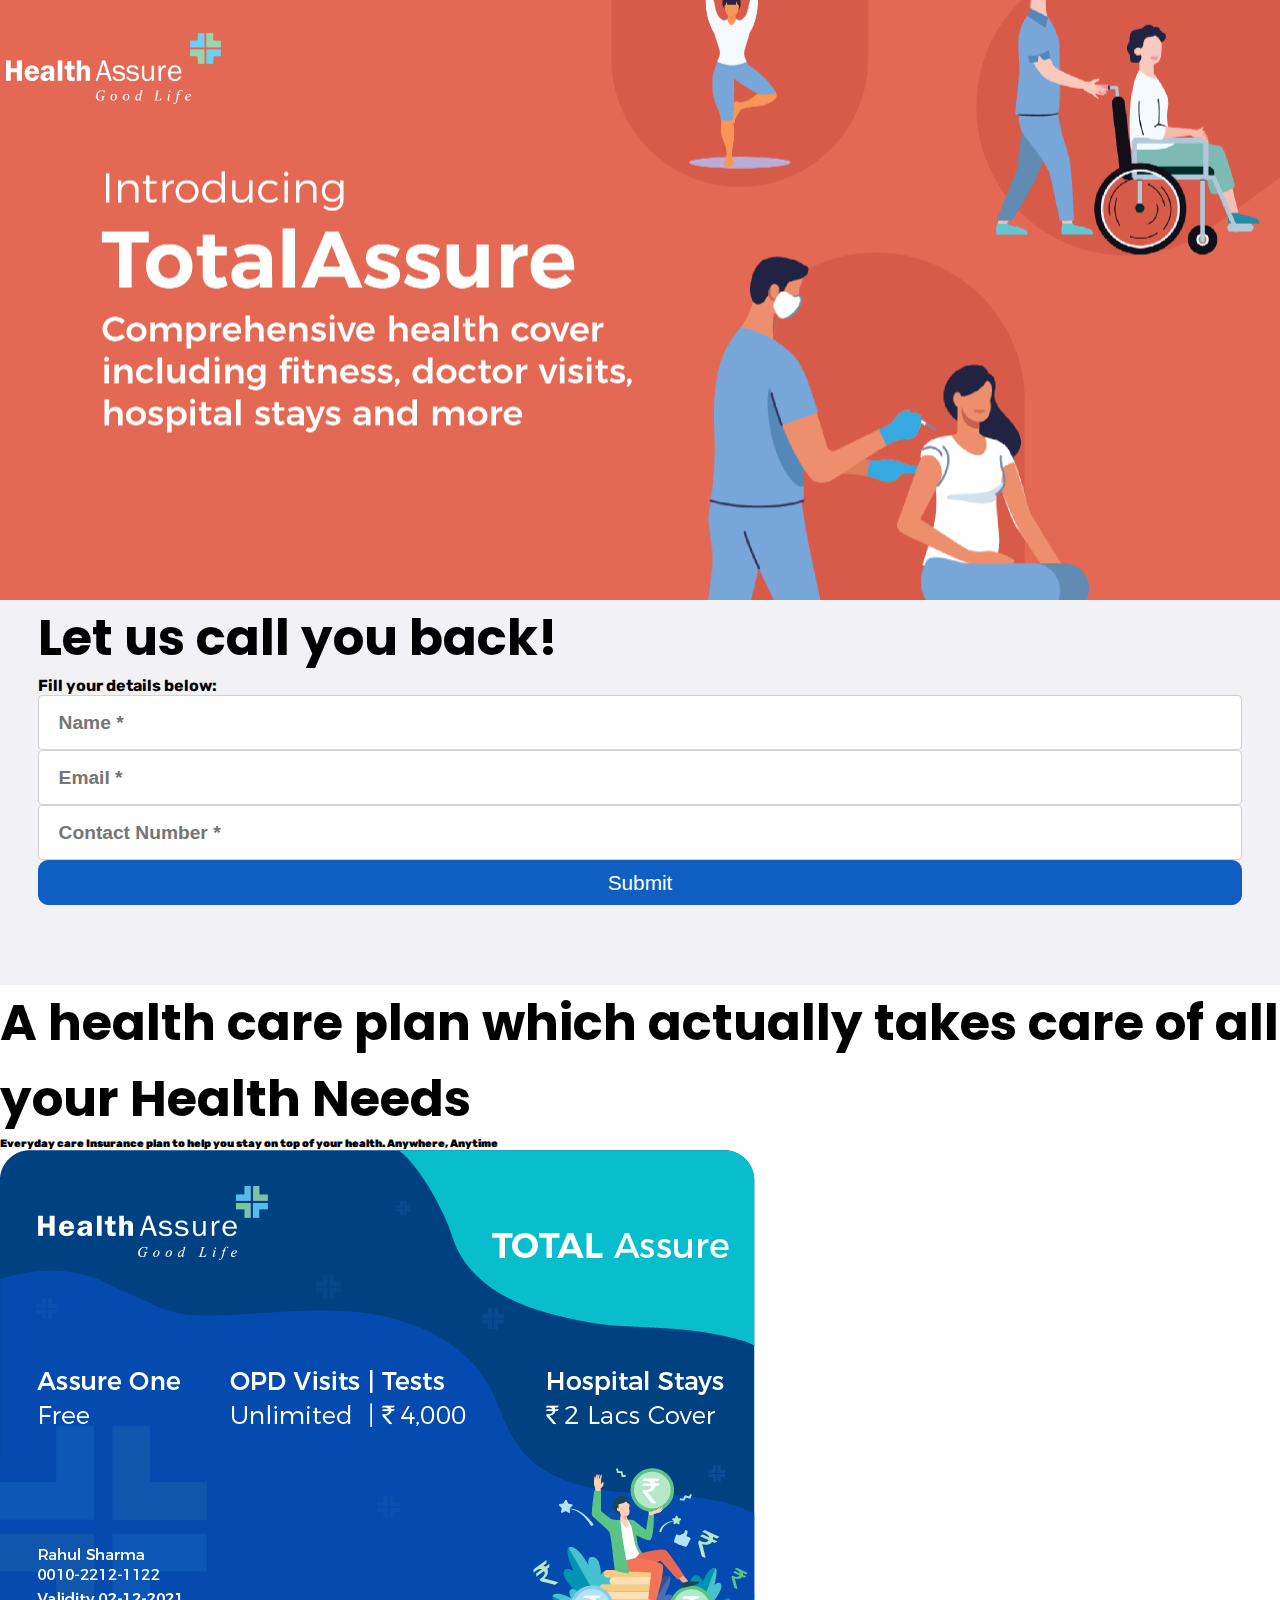
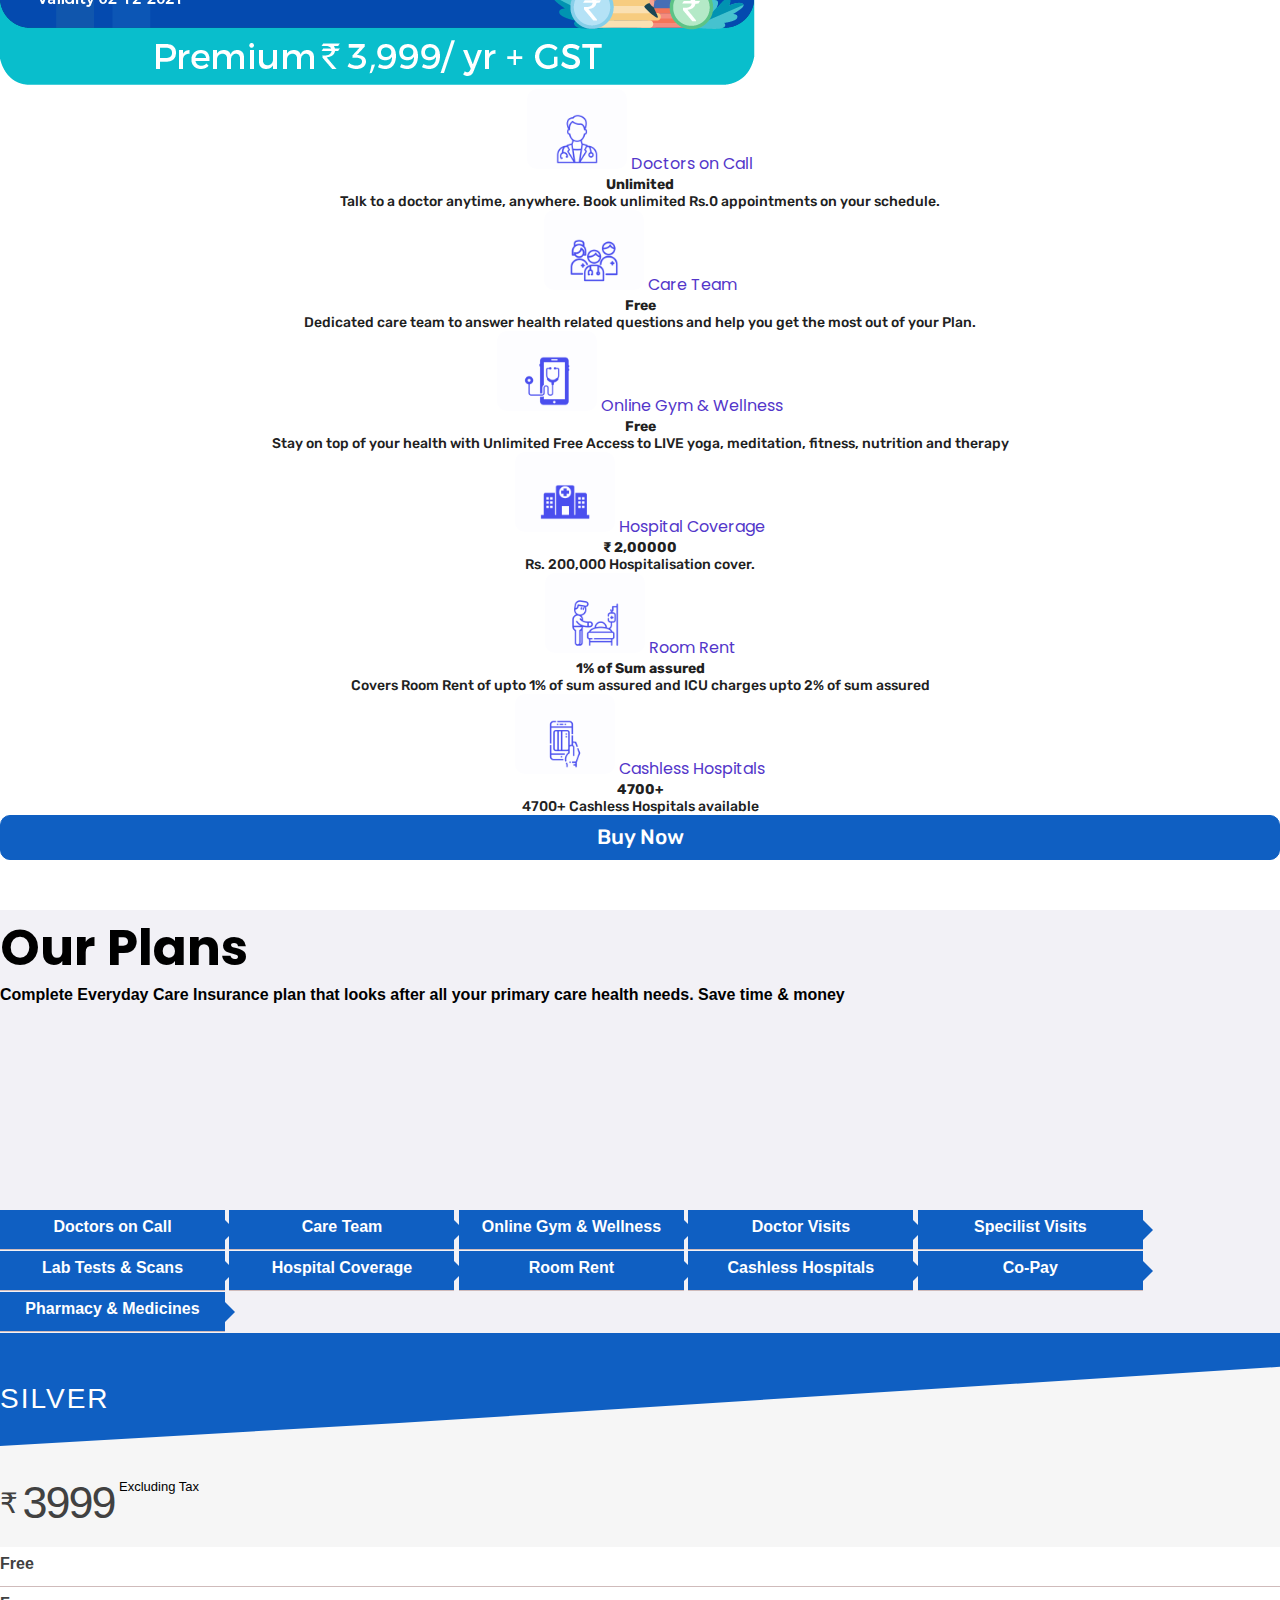
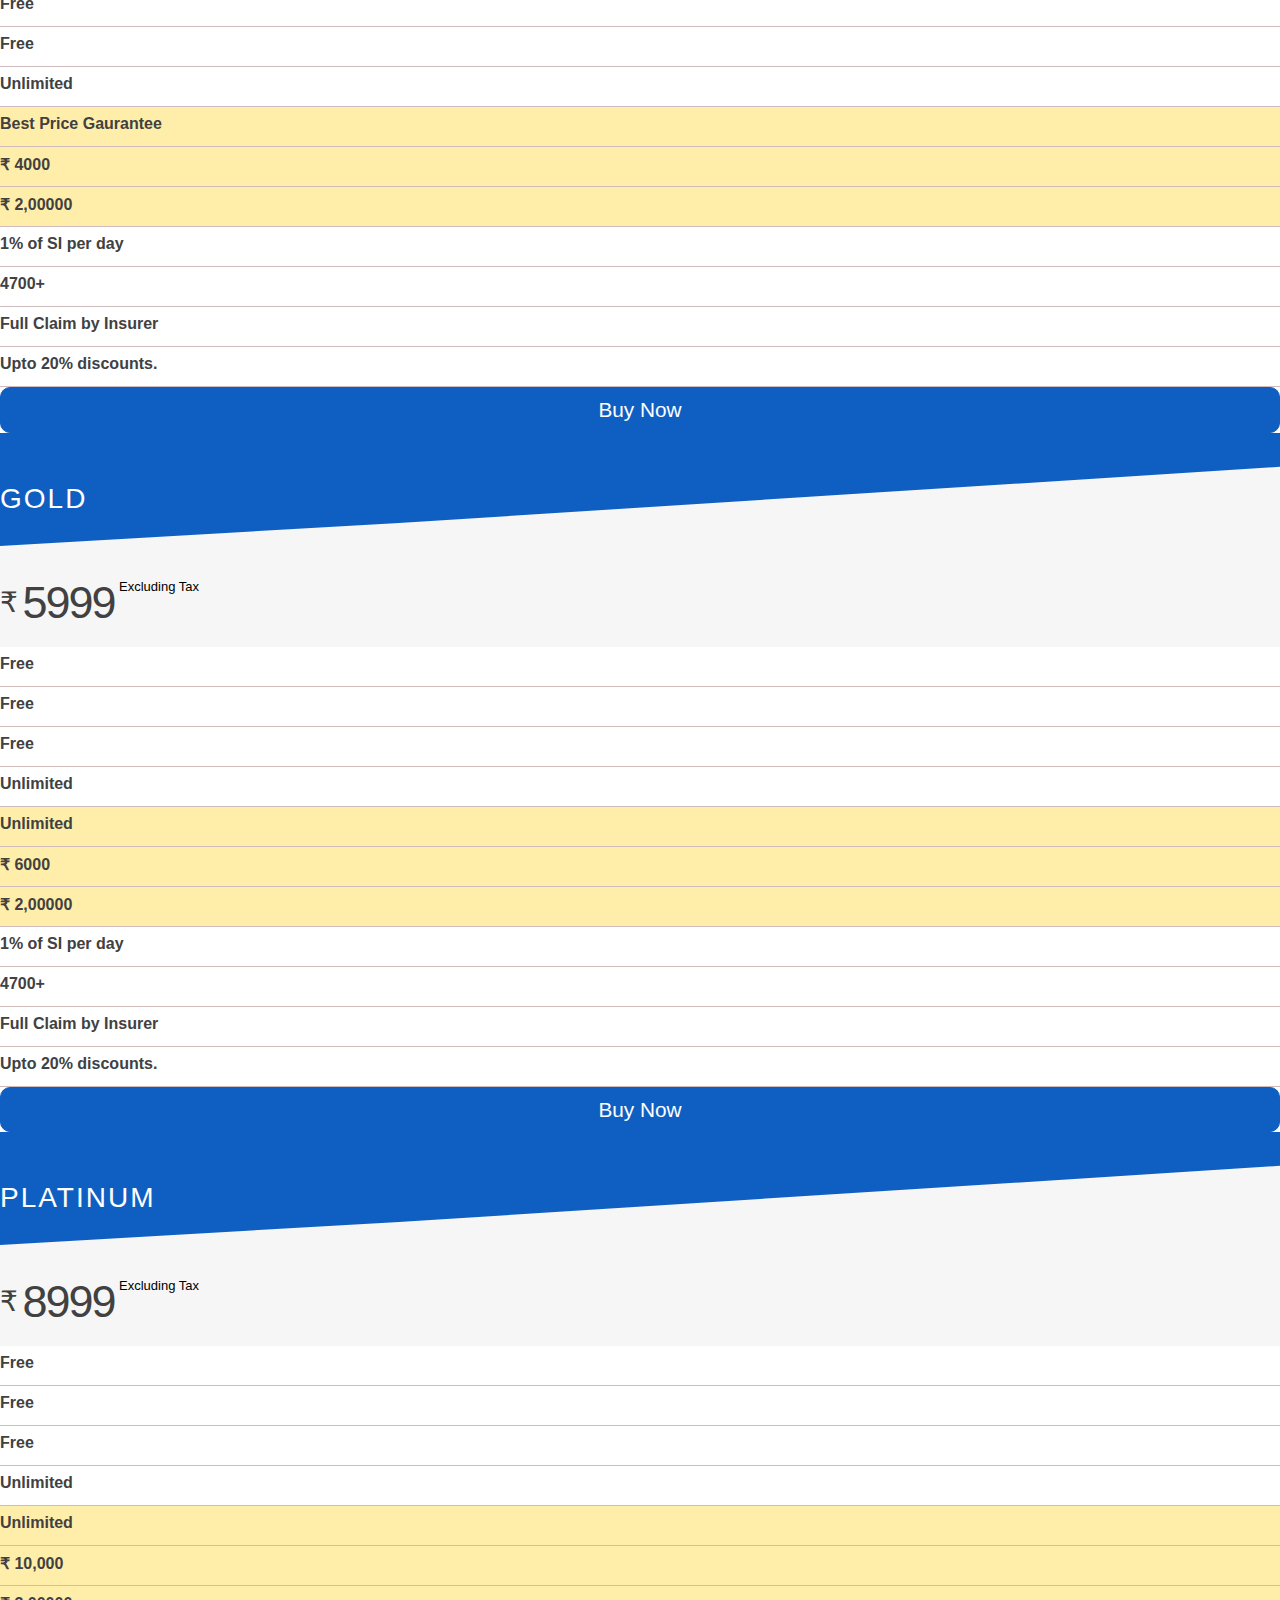
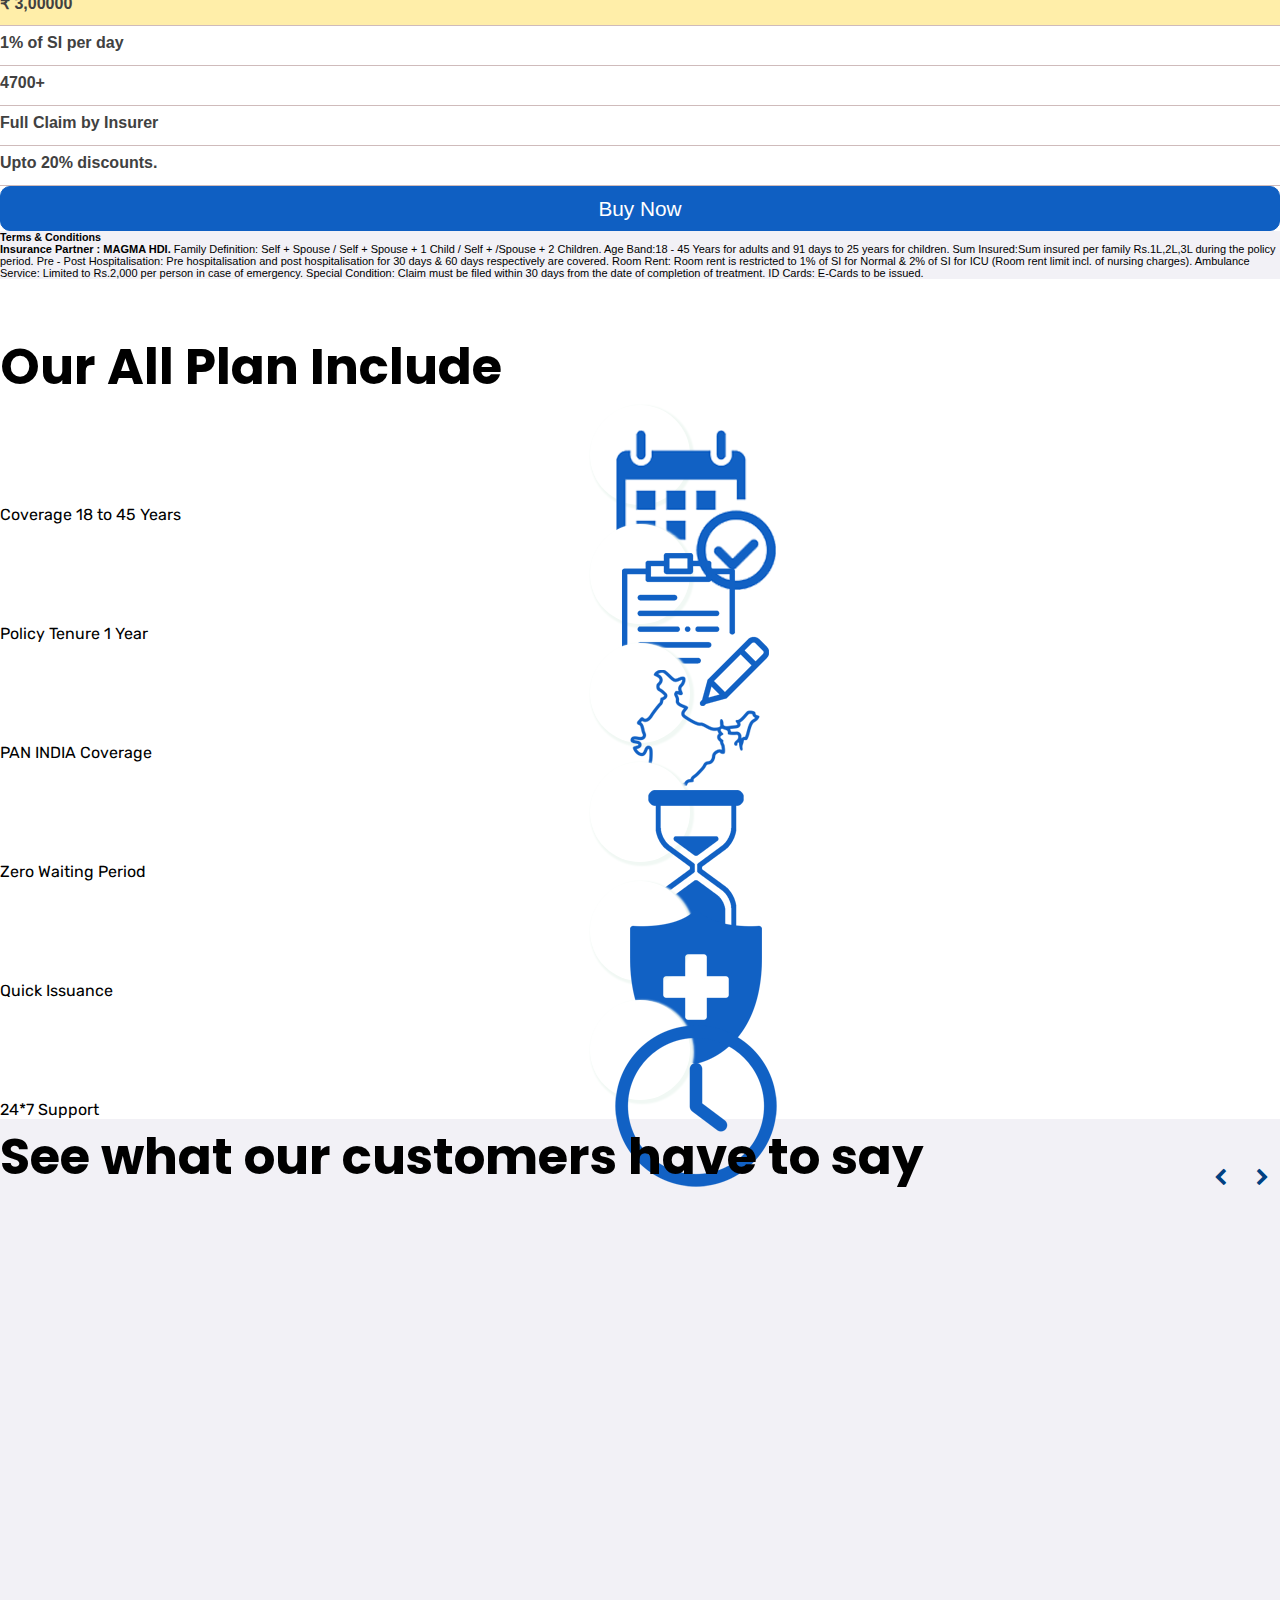
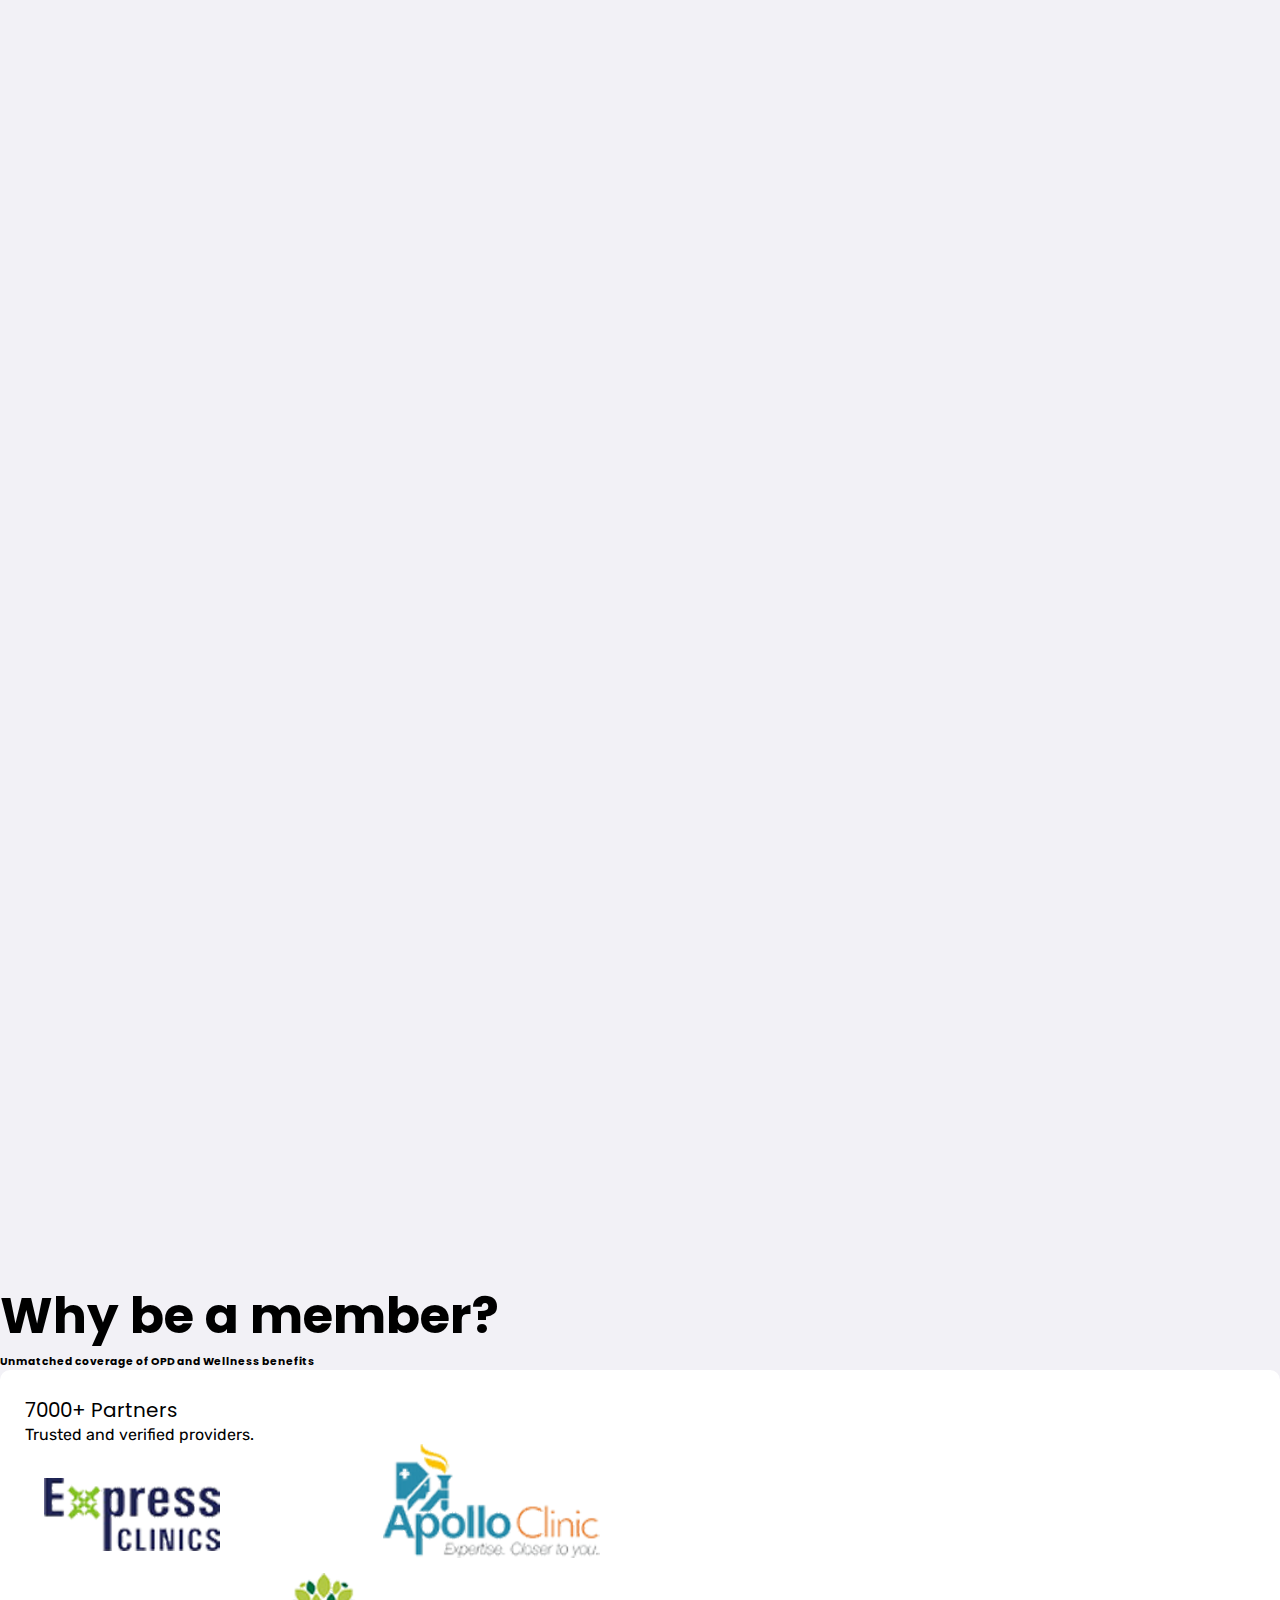
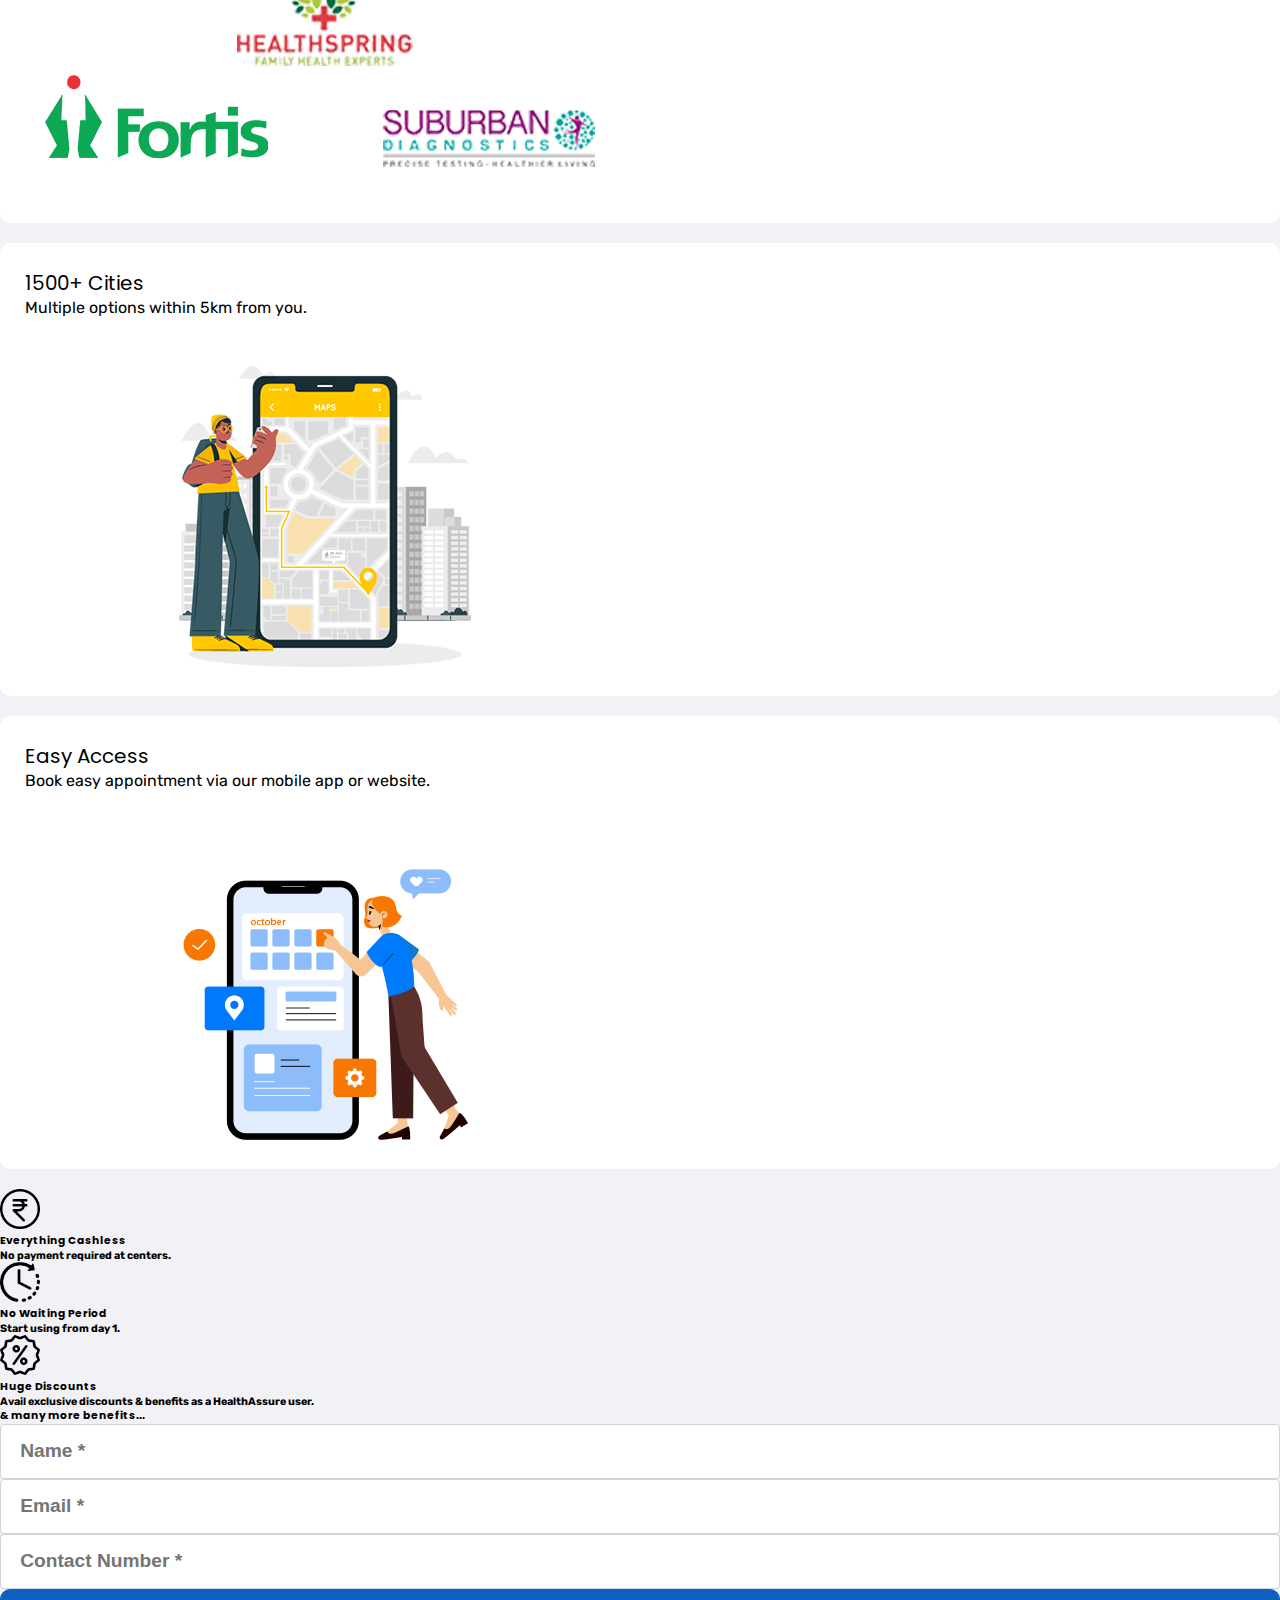
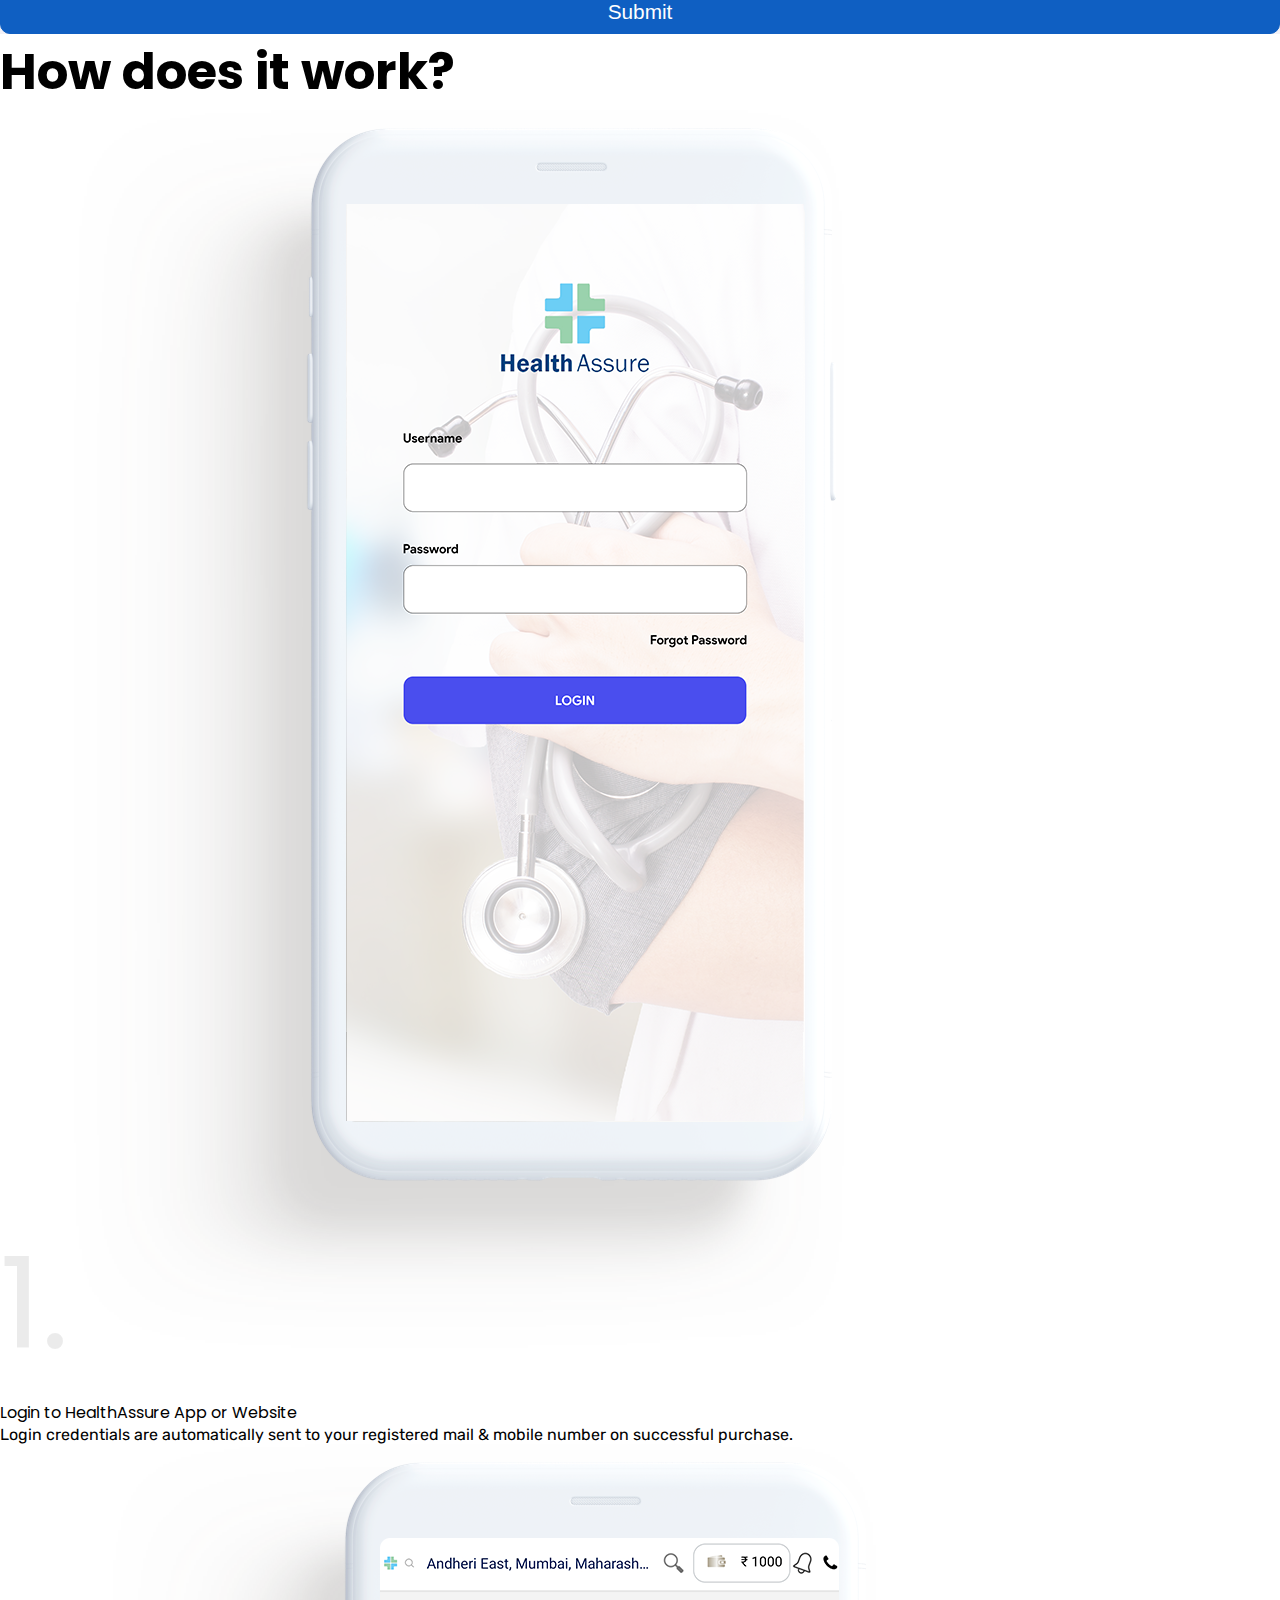
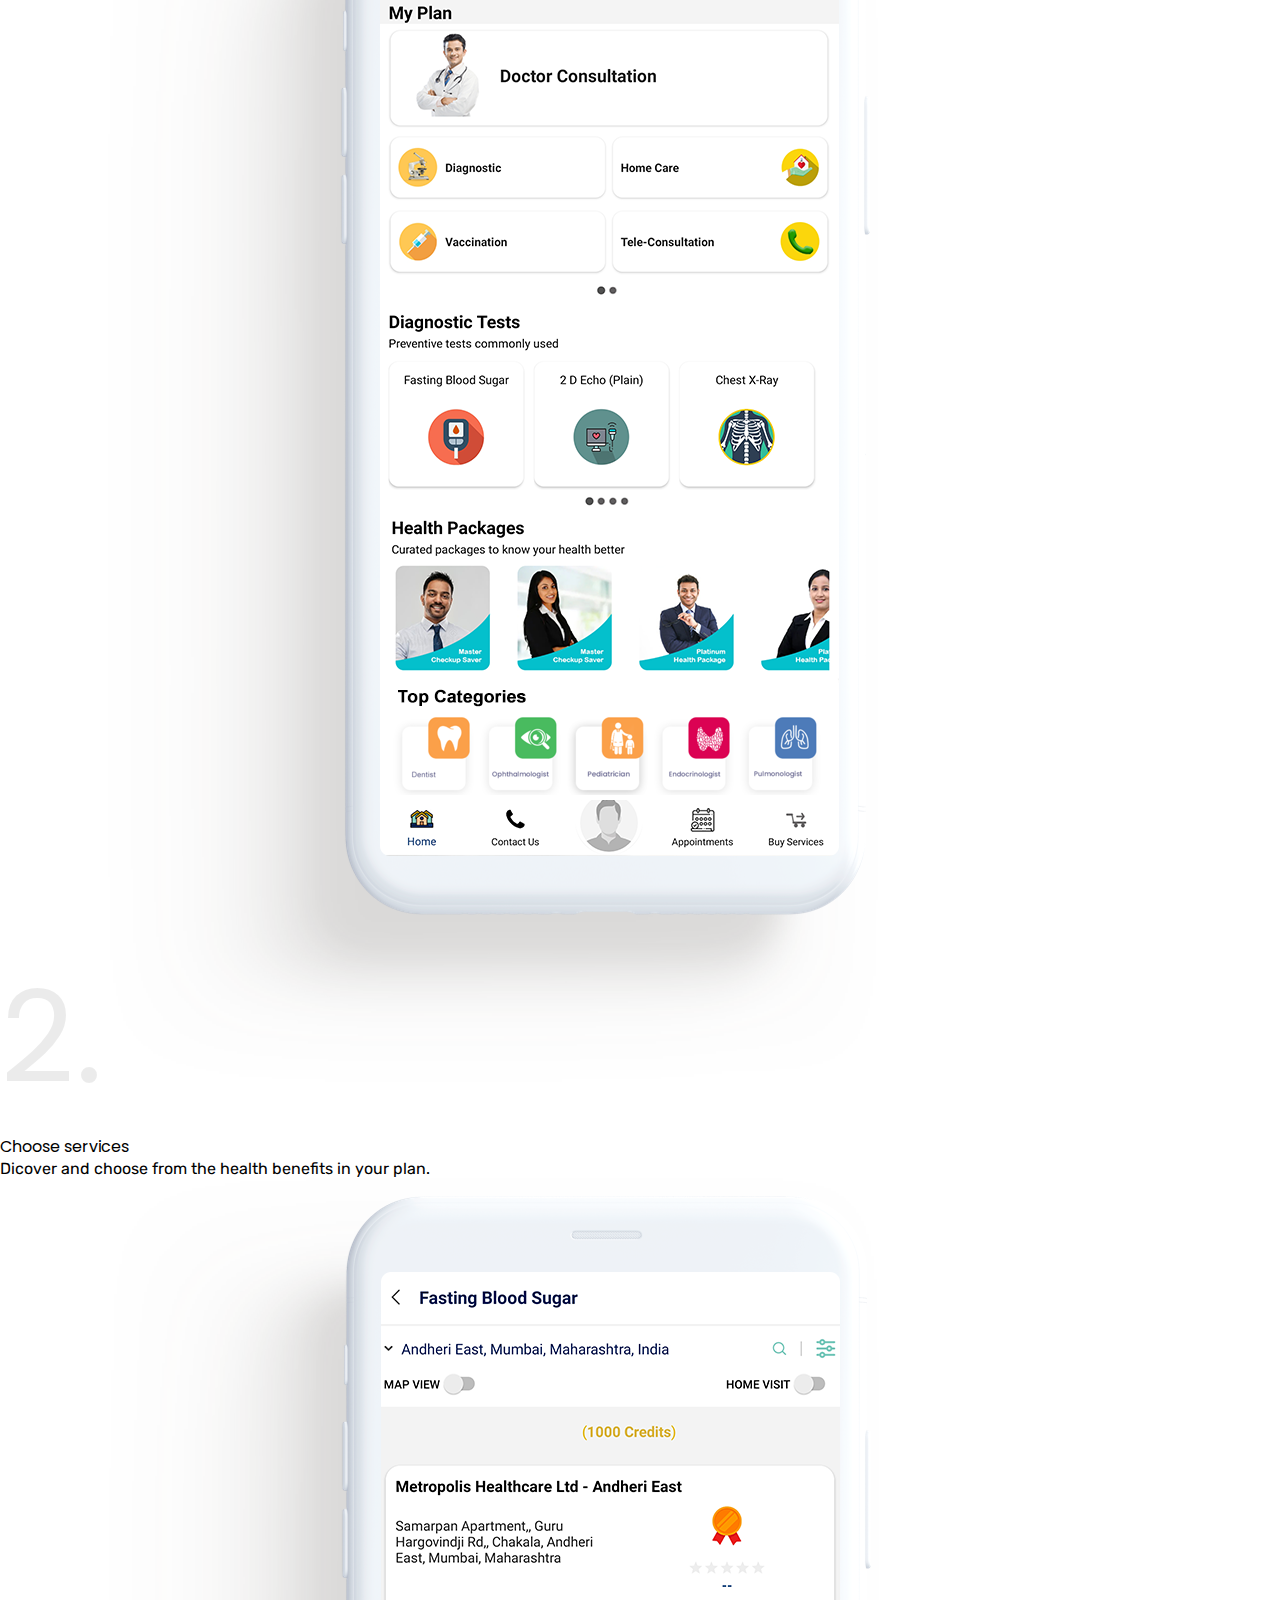
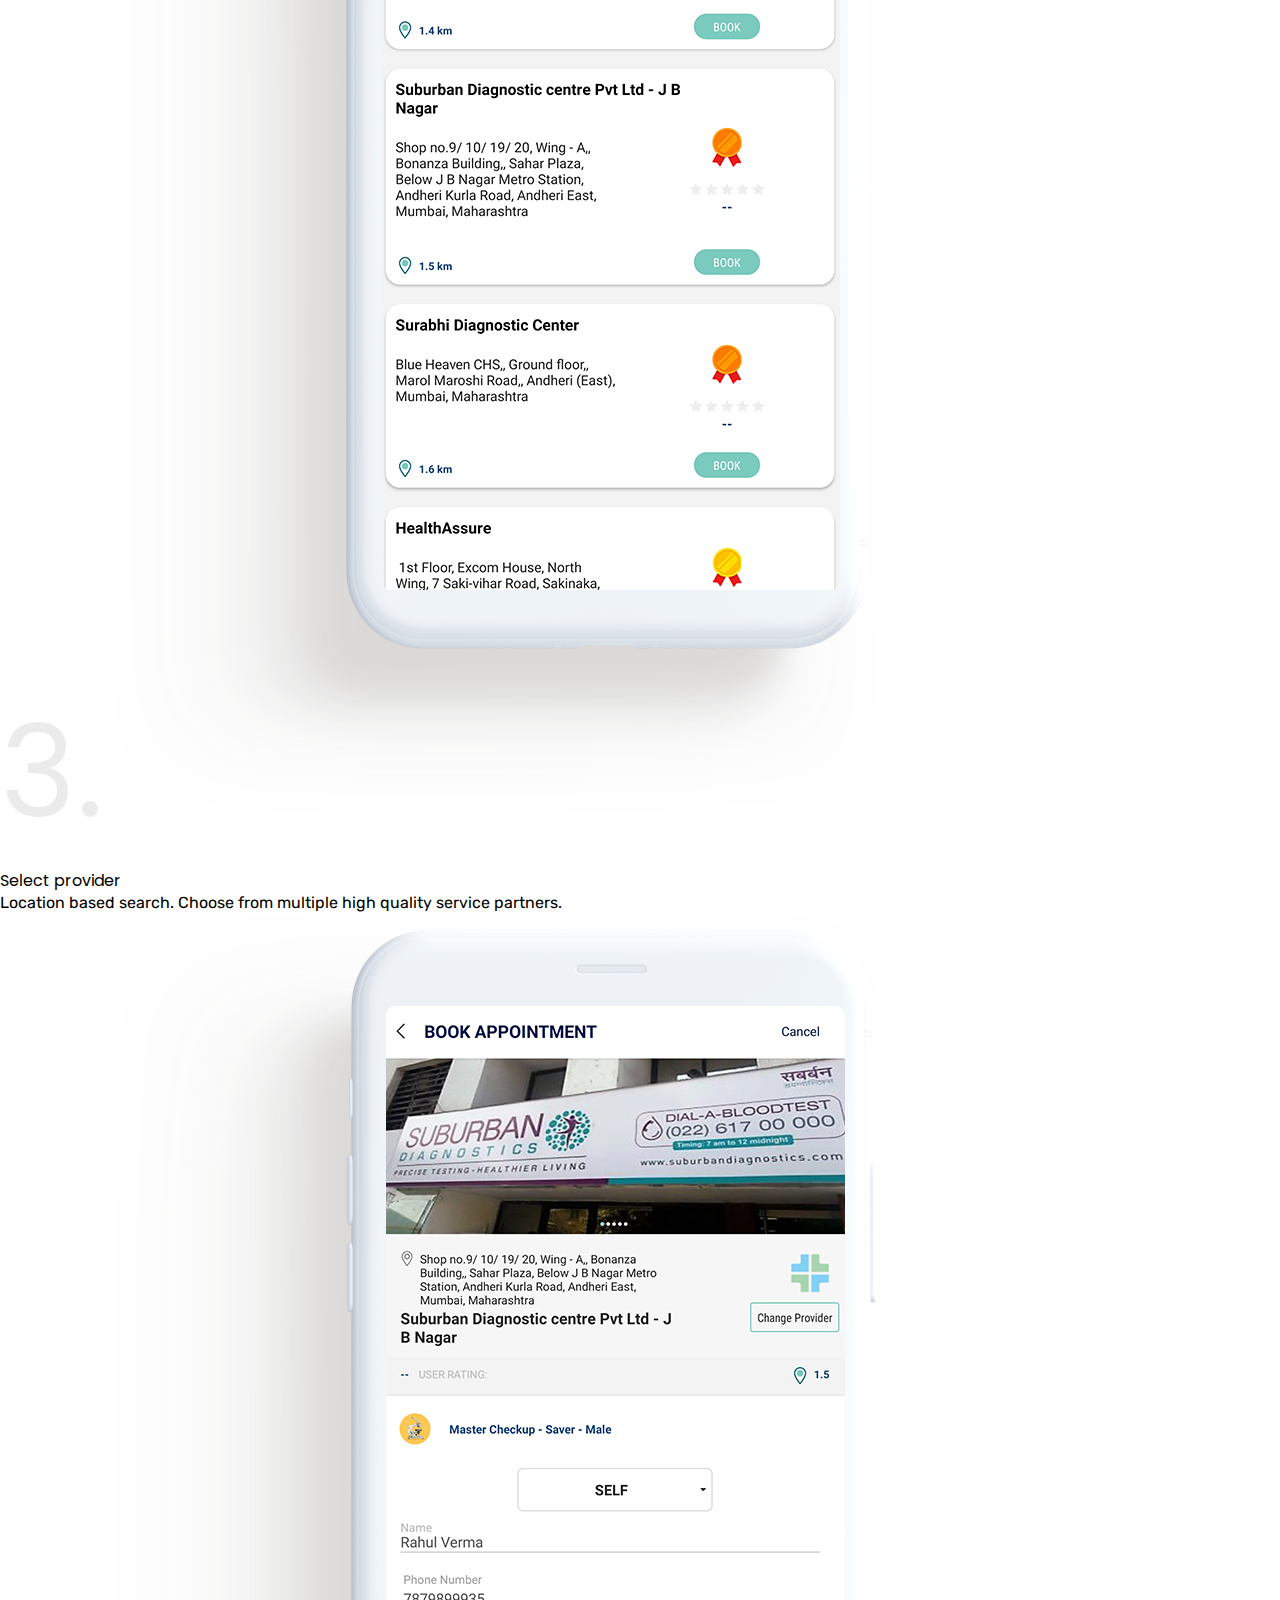
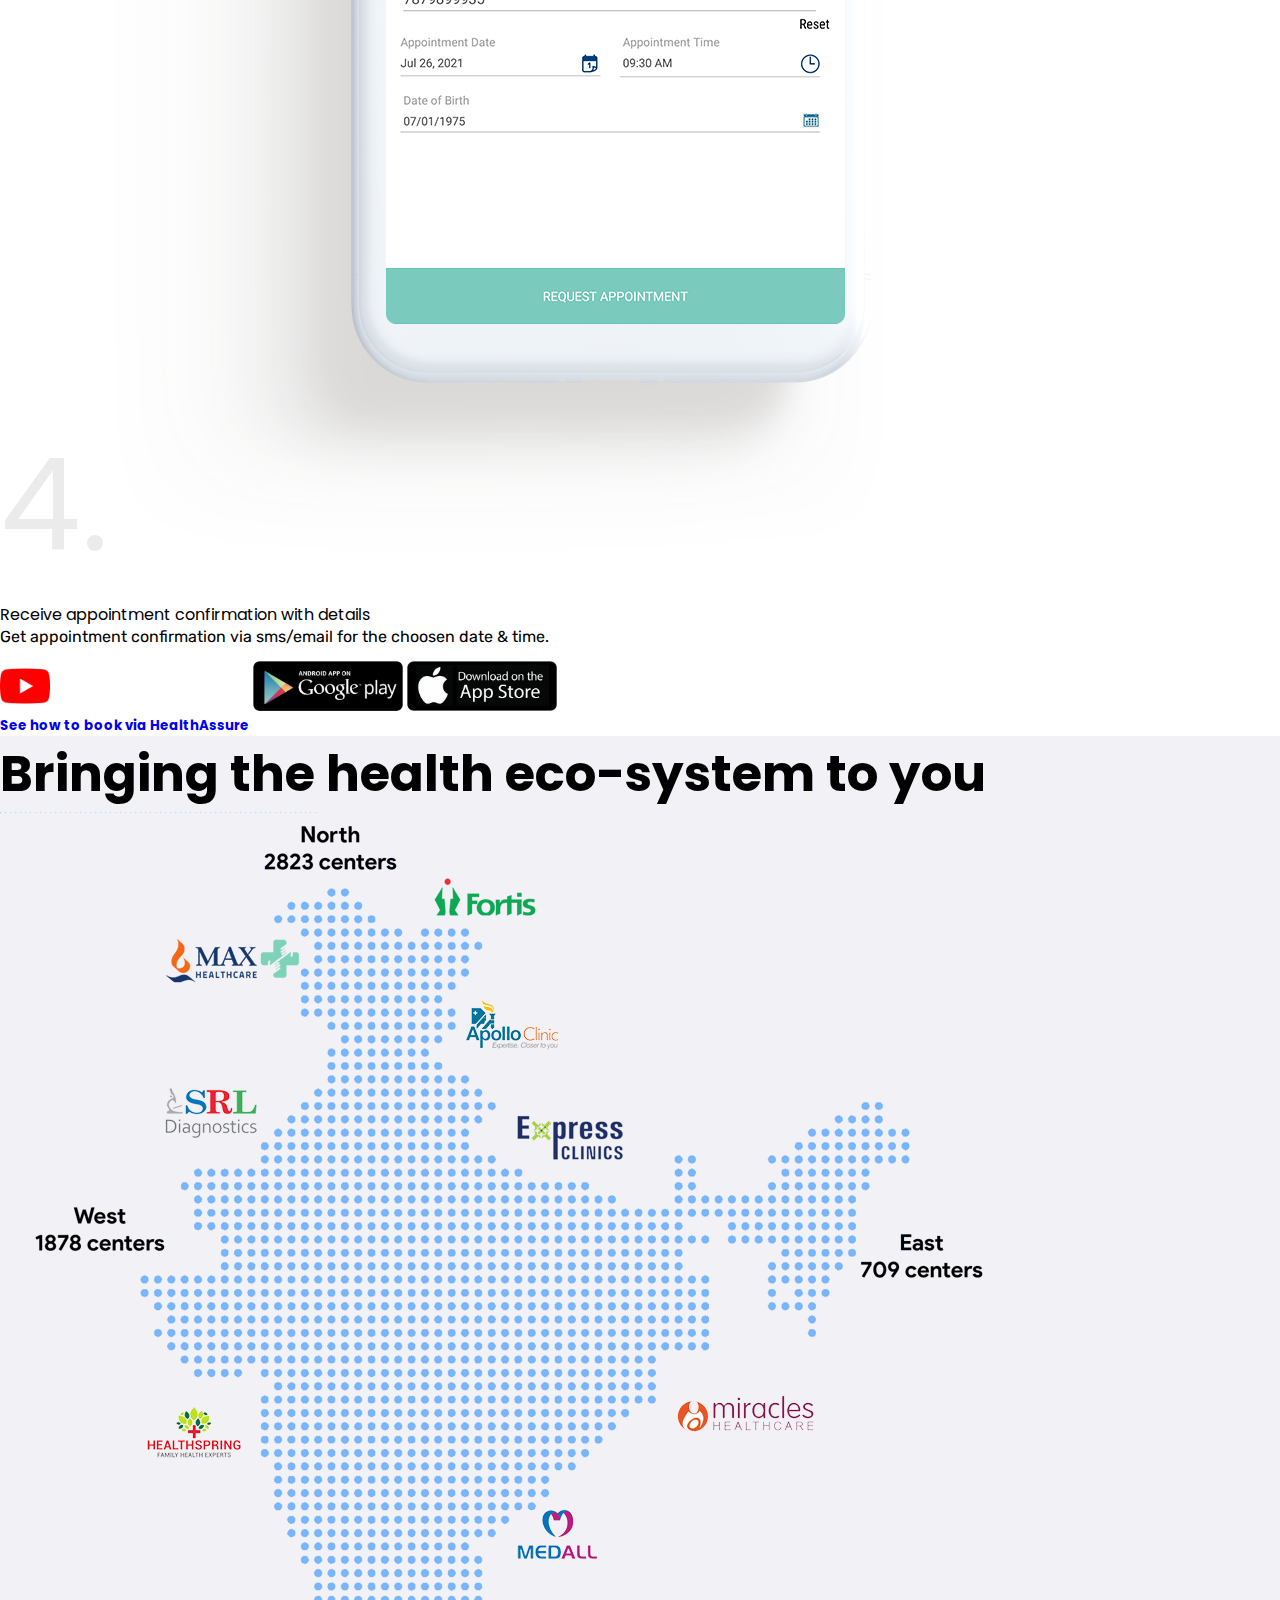
<file: plans/totalassure.html>
<!DOCTYPE html>
<html>
<head>
	<meta charset="utf-8">
	 <meta name="viewport" content="width=device-width, initial-scale=1">
	 <meta name="description" content="">
	<title> Total Assure | Healthassure </title>
	<link rel="stylesheet" href="https://cdn.jsdelivr.net/npm/bootstrap@4.5.3/dist/css/bootstrap.min.css" integrity="sha384-TX8t27EcRE3e/ihU7zmQxVncDAy5uIKz4rEkgIXeMed4M0jlfIDPvg6uqKI2xXr2" crossorigin="anonymous">	<link rel="stylesheet" type="text/css" href="css/style.css">
	<link rel="preconnect" href="https://fonts.googleapis.com">
    <link rel="preconnect" href="https://fonts.gstatic.com" crossorigin>
    <link href="https://fonts.googleapis.com/css2?family=Poppins:wght@700&display=swap" rel="stylesheet">
    <link href="https://fonts.googleapis.com/css2?family=Rubik&display=swap" rel="stylesheet">

   <link rel="stylesheet" href="https://cdnjs.cloudflare.com/ajax/libs/font-awesome/4.7.0/css/font-awesome.css" integrity="sha512-5A8nwdMOWrSz20fDsjczgUidUBR8liPYU+WymTZP1lmY9G6Oc7HlZv156XqnsgNUzTyMefFTcsFH/tnJE/+xBg==" crossorigin="anonymous" referrerpolicy="no-referrer" />

<link rel="stylesheet" href="https://cdnjs.cloudflare.com/ajax/libs/OwlCarousel2/2.3.4/assets/owl.carousel.min.css">
<link rel="stylesheet" href="https://cdnjs.cloudflare.com/ajax/libs/OwlCarousel2/2.3.4/assets/owl.theme.default.css">
<link rel="shortcut icon" type="image/x-icon" href="images/favicon.png">
</head>
<body>
<section class="totalassureassurebg deskfit">
    <div class="container ">
            <div class="row">
                <div class="col-md-12">
                <a href="totalassure.html"><img src="images/logo-white.png" class="img-fluid logo"></a>   
                   </div>
                  </div>
             </div>
    </section>

   <section class="mobfit">
      <div>
        <img src="images/totalassure-mobile.jpg" class="img-fluid w-100">
    </div>
  </section>

<section class="bg-lgrey">
  <div class="container-fluid pb-6  py-5 pdlr">
     <div class="row">
                <div class="col-12">
                    <div class="mb-5">
                        <h1 class="head text-center"> Let us call you back! </h1>
                        <p class="text-center"><b>Fill your details below:</b></p>
                      </div>
                </div>
            </div>
         <form id="CallbackAdvisorform" method="post">
    <div class="row">
        <div class="col-sm-12 col-md-6  col-lg-3 col-xl-3 col-xxl-3">
            <input type="text"  class="form-control mb-2" id="AdvisorName" placeholder="Name *" required>
    </div>
  <div class="col-sm-12 col-md-6  col-lg-3 col-xl-3 col-xxl-3">
            <input type="email" class="form-control mb-2" id="AdvisorEmail"  placeholder="Email *" required>
    </div>
<div class="col-sm-12 col-md-6  col-lg-3 col-xl-3 col-xxl-3">
            <input type="text" maxlength="10" class="form-control mb-2" id="AdvisorPhone"  pattern="[789][0-9]{9}" placeholder="Contact Number *" required>
    </div>
<div class="col-sm-12 col-md-6  col-lg-3 col-xl-3 col-xxl-3 mx-auto  ">
            <button type="submit" class="btn btn-primary w-100 h-90"  >Submit </button>
    </div>
</div>
    </form>
</div>
</section>


<section class="py-5 px-3 px-md-0 bg-white ">
        <div class="container">
            <div class="row">
                <div class="col-12">
                    <div class="mb-5">
                        <h1 class="head text-center"> A health care plan which actually takes care of all your Health Needs </h1>
                        <h6 class=" text-center"><b>Everyday care Insurance plan to help you stay on top of your health. Anywhere, Anytime </b></h6>
                    </div>
                </div>
            </div>
                    <div class="row">
                        <div class="col-sm-12 col-md-12 col-lg-5 col-xl-5 col-xx-5 pt-5">
                            <img src="images/totalassure.png" class="img-fluid ">
                     </div>
                        <div class="col-sm-12 col-md-12 col-lg-7 col-xl-7 col-xx-7">
                            <div class="d-flex flex-wrap align-items-center justify-content-center flex-row">

<div class="row">
    <div class=" col-sm-12 col-md-4 col-lg-4 col-xl-4 col-xxl-4">
        <div class="item3">
                                    <img src="images/doctor.png">
                                    <label class="f-poppins d-block">Doctors on Call </label>

                                    <p class="my-2"><b> Unlimited </b></p>
                                  <p> Talk to a doctor anytime, anywhere. Book unlimited Rs.0 appointments on your schedule. </p>
                                                                    </div>
                                          </div>

    <div class=" col-sm-6 col-md-4 col-lg-4 col-xl-4 col-xxl-4">
        <div class="item3" >
                                    <img src="images/careteam.png">
                                    <label class="f-poppins d-block"> Care Team </label>
                                     <p class="my-2"><b> Free </b></p>
                                    <p> Dedicated care team to answer health related questions and help you get the most out of your Plan.</p>
                                     </div> 
                                      </div>

    <div class=" col-sm-6 col-md-4 col-lg-4 col-xl-4 col-xxl-4">
                <div class="item3">
                                    <img src="images/tele-doctor.png">
                                <label class="f-poppins d-block"> Online Gym & Wellness </label>
                                 <p class="my-2"><b> Free </b></p>
                                    <p> Stay on top of your health with Unlimited Free Access to LIVE yoga, meditation, fitness, nutrition and therapy </p>
                                </div>
                             </div>


    <div class=" col-sm-6 col-md-4 col-lg-4 col-xl-4 col-xxl-4">
                    <div class="item3">
                                    <img src="images/hospital.png">
                                    <label class="f-poppins d-block"> Hospital Coverage </label>
                                      <p class="my-2"><b> ₹ 2,00000 </b></p>
                                    <p >Rs. 200,000 Hospitalisation cover. </p>
                                </div>
    </div>

    <div class=" col-sm-6 col-md-4 col-lg-4 col-xl-4 col-xxl-4">
        <div class="item3">
                                    <img src="images/room-rent.png">
                                    <label class="f-poppins d-block"> Room Rent </label>
                                     <p class="my-2"><b> 1% of Sum assured </b></p>
                                <p > Covers Room Rent of upto 1% of sum assured and ICU charges upto 2% of sum assured </p>
                                </div>
                         </div>
       <div class=" col-sm-6 col-md-4 col-lg-4 col-xl-4 col-xxl-4">
        <div class="item3">
                                    <img src="images/cashless.png">
                                <label class="f-poppins d-block"> Cashless Hospitals </label>
                                 <p class="my-2"><b> 4700+ </b></p>
                            <p> 4700+ Cashless Hospitals available </p>
                                  </div>
                              </div>
              <div class="col-sm-12 col-md-6 col-lg-6 col-xl-6 col-xxl-4 mx-auto">
                   <div class="item3">
                                    <div class="text-center my-3 ">
                                <a href="https://rzp.io/l/TotalAssureSilverSelf" target="_blank" class="btn btn-primary py-2 px-5 w-100 h-90">Buy Now</a>
                               
                            </div>
                                  </div>
                              </div>
                            </div>
                           </div>
                         </div>
                    </div>
                </div>
             </section>


 <section class="py-5 px-3 bg-lgrey  desk-hidden" id="generic_price_table" >
        <div class="container">
            <div class="row">
                <div class="col-md-12">
                   <div class="mb-5">
                    <h1 class="head text-center" >  Our Plans </h1>
                <p class="text-center"><b> Complete Everyday Care Insurance plan that looks after all your primary care health needs. Save time & money</b></p>
                                          </div>
                </div>
            </div>
       <div class="row">
          <div class="col-sm-12 col-md-12 col-lg-6 col-xl-6 col-xxl-6">
                  <div class="generic_content clearfix">
                    <div class="generic_head_price clearfix text-center">
                    <div class="generic_head_content clearfix">
                     <div class="head_bg"></div>
                                <div class="head ">
                                    <span> Silver</span>
                                </div>
                          </div>
                            <div class="generic_price_tag clearfix">    
                                <span class="price">
                                <span class="sign">₹</span>
                                <span class="currency">3999</span>
                                <span class="ex">Excluding Tax</span>
                               </span>
                            </div>
                        </div>
                         <div class="generic_feature_list">
                            <ul>
                             <li><span class="float-left"> Doctors on call </span><span class="float-right">Free</span> </li>
                              <li><span class="float-left"> Care Team</span> <span class="float-right"> Free </span> </li>
                             <li><span class="float-left"> Online Gym & Wellness </span><span class="float-right"> Free </span> </li>
                             <li><span class="float-left"> Doctor Visits </span><span class="float-right"> Unlimited </span> </li>
                                <li class="activeplan"><span class="float-left"> Specilist Visits </span><span class="float-right"> Best Price Gaurantee </span> </li>
                            <li class="activeplan"><span class="float-left"> Lab Tests & Scans </span><span class="float-right"> ₹ 4000 </span> </li>
                            <li><span class="float-left"> Pharmacy & Medicines </span><span class="float-right"> Upto 20% discounts. </span> </li>
                            <li class="activeplan"><span class="float-left"> Hospital Coverage </span><span class="float-right">₹ 2,00000 </span> </li>
                                <li><span class="float-left"> Room Rent  </span><span class="float-right">1% of SI per day</span> </li>
                                <li><span class="float-left"> Cashless Hospitals  </span><span class="float-right"> 4700+ </span> </li>
                                <li><span class="float-left"> Co-Pay  </span><span class="float-right">Full Claim Paid by Insurer</span> </li>

                             </ul>
                           <a href="https://rzp.io/l/TotalAssureSilverSelf" target="_blank"> <button type="submit" class="btn btn-primary  w-100 h-90" > Buy Now </button></a>
                      </div>
                     </div>
                  </div>


                <div class="col-sm-12 col-md-12 col-lg-6 col-xl-6 col-xxl-6">
                  <div class="generic_content clearfix">
                    <div class="generic_head_price clearfix text-center">
                    <div class="generic_head_content clearfix">
                     <div class="head_bg"></div>
                                <div class="head">
                                    <span> Gold </span>
                                </div>
                          </div>
                             <div class="generic_price_tag clearfix">    
                                <span class="price">
                                <span class="sign">₹</span>
                                <span class="currency"> 5999 </span>
                                <span class="ex">Excluding Tax</span>
                               </span>
                            </div>
                        </div>
                          <div class="generic_feature_list">
                            <ul>
                                <li><span class="float-left"> Doctors on call </span><span class="float-right">Free</span> </li>
                                <li><span class="float-left"> Care Team</span> <span class="float-right"> Free </span> </li>
                                <li><span class="float-left"> Online Gym & Wellness </span><span class="float-right"> Free </span> </li>
                                 <li><span class="float-left"> Doctor Visits </span><span class="float-right"> Unlimited </span> </li>
                                 <li class="activeplan"><span class="float-left"> Specilist Visits </span><span class="float-right"> Unlimited </span> </li>
                            <li class="activeplan"><span class="float-left"> Lab Tests & Scans </span><span class="float-right"> ₹ 6000 </span> </li>
                            <li><span class="float-left"> Pharmacy & Medicines </span><span class="float-right">Upto 20% discounts.</span> </li>
                            <li class="activeplan"><span class="float-left"> Hospital Coverage </span><span class="float-right">₹ 2,00000 </span> </li>
                                <li><span class="float-left"> Room Rent  </span><span class="float-right"> 1% of SI per day </span> </li>
                                <li><span class="float-left"> Cashless Hospitals  </span><span class="float-right">4700+ </span> </li>
                                <li><span class="float-left"> Co-Pay  </span><span class="float-right"> Full Claim Paid by Insurer </span> </li>
                               </ul>
                          <a href="https://rzp.io/l/TotalAssureGoldSelf" target="_blank">  <button type="submit" class="btn btn-primary  w-100 h-90" > Buy Now </button></a>
                        </div>
                   
                   </div>
               </div>

             <div class="col-sm-12 col-md-12 col-lg-6 col-xl-6 col-xxl-6 mx-auto">
                  <div class="generic_content clearfix">
                    <div class="generic_head_price clearfix text-center">
                    <div class="generic_head_content clearfix">
                     <div class="head_bg"></div>
                                <div class="head">
                                    <span> Platinum </span>
                                </div>
                          </div>
                             <div class="generic_price_tag clearfix">    
                                <span class="price">
                                <span class="sign">₹</span>
                                <span class="currency"> 8999 </span>
                                <span class="ex">Excluding Tax</span>
                               </span>
                            </div>
                        </div>
                          <div class="generic_feature_list">
                             <ul>
                                <li><span class="float-left"> Doctors on call </span><span class="float-right">Free</span> </li>
                                <li><span class="float-left"> Care Team</span> <span class="float-right"> Free </span> </li>
                                <li><span class="float-left"> Online Gym & Wellness </span><span class="float-right"> Free </span> </li>
                                 <li><span class="float-left"> Doctor Visits </span><span class="float-right"> Unlimited </span> </li>
                                <li class="activeplan"><span class="float-left"> Specilist Visits </span><span class="float-right"> Unlimited </span> </li>
                            <li class="activeplan"><span class="float-left"> Lab Tests & Scans </span><span class="float-right"> ₹ 10,000 </span> </li>
                            <li><span class="float-left"> Pharmacy & Medicines </span><span class="float-right">Upto 20% discounts. </span> </li>
                            <li class="activeplan"><span class="float-left"> Hospital Coverage </span><span class="float-right">₹ 3,00000 </span> </li>
                                <li><span class="float-left"> Room Rent  </span><span class="float-right"> 1% of SI per day </span> </li>
                                <li><span class="float-left"> Cashless Hospitals  </span><span class="float-right"> 4700+ </span> </li>
                                <li><span class="float-left"> Co-Pay  </span><span class="float-right"> Full Claim Paid by Insurer </span> </li>

                             </ul>
                         <a href="https://rzp.io/l/TotalAssurePlatinumSelf" target="_blank">   <button type="submit" class="btn btn-primary  w-100 h-90" > Buy Now </button></a>
                        </div>
                   </div>
               </div>
           </div>
 <div class="row ">
            <div class="col-md-12">
          <h6> Terms & Conditions</h6>
            <p style="font-size:11px;"><span style="font-weight:700;">Insurance Partner : MAGMA HDI.</span> Family Definition: Self + Spouse / Self + Spouse + 1 Child / Self + /Spouse + 2 Children. Age Band:18 - 45 Years for adults and 91 days to 25 years for children. Sum Insured:Sum insured per family Rs.1L,2L,3L during the policy period. Pre - Post
Hospitalisation: Pre hospitalisation and post hospitalisation for 30 days & 60 days
respectively are covered. Room Rent: Room rent is restricted to 1% of SI for Normal & 2% of SI for ICU (Room rent limit incl. of nursing charges). Ambulance
Service: Limited to Rs.2,000 per person in case of emergency.  Special Condition: Claim must be filed within 30 days from the date of completion of treatment.
 ID Cards: E-Cards to be issued.</p>
            
 </div>
        </div>





        </div>
    </section>


 <section class="py-5 px-3 bg-lgrey mob-hidden" id="generic_price_table" >
        <div class="container">
            <div class="row">
                <div class="col-md-8 offset-md-3">
                   <div class="mb-5">
                    <h1 class="head text-center" >  Our Plans </h1>
                    <p class="text-center"><b> Complete Everyday Care Insurance plan that looks after all your primary care health needs. Save time & money </b></p>
                                          </div>
                </div>
            </div>
       <div class="row">
                <div class="col-md-3 col-lg-3 col-xl-3 col-xxl-3 planspt">
                    <div class="generic_content clearfix" style="background-color:transparent;">
                       <div class="generic_feature_list pt-2" >
                            <ul>
                                <li class="right-arrow"><span style="color:#ffffff;"> Doctors on Call</span></li>
                                <li class="right-arrow"><span style="color:#ffffff;"> Care Team </span></li>
                               <li class="right-arrow"><span style="color:#ffffff;"> Online Gym & Wellness </span></li>
                           <li class="right-arrow"><span style="color:#ffffff;"> Doctor Visits </span></li>
                                   <li class="right-arrow"><span style="color:#ffffff;"> Specilist Visits </span></li>
                                   <li class="right-arrow"><span style="color:#ffffff;"> Lab Tests & Scans </span></li>
                                  
                                    <li class="right-arrow"><span style="color:#ffffff;">Hospital Coverage   </span></li>
                                     <li class="right-arrow"><span style="color:#ffffff;"> Room Rent </span></li>
                                      <li class="right-arrow"><span style="color:#ffffff;"> Cashless Hospitals </span></li>
                                       <li class="right-arrow"><span style="color:#ffffff;"> Co-Pay </span></li>
                                        <li class="right-arrow"><span style="color:#ffffff;">Pharmacy & Medicines </span></li>
                              </ul>
                        </div>
                     </div>
                    
                </div>
              

                <div class="col-md-3 col-lg-3 col-xl-3 col-xxl-3 text-center">
                  <div class="generic_content clearfix">
                    <div class="generic_head_price clearfix">
                    <div class="generic_head_content clearfix">
                     <div class="head_bg"></div>
                                <div class="head">
                                    <span> Silver</span>
                                </div>
                          </div>
                            <div class="generic_price_tag clearfix">    
                                <span class="price">
                                <span class="sign">₹</span>
                                <span class="currency">3999</span>
                                <span class="ex">Excluding Tax</span>
                               </span>
                            </div>
                        </div>
                         <div class="generic_feature_list">
                           <ul>
                                <li><span> Free </span> </li>
                                <li><span> Free </span> </li>
                                <li><span> Free </span> </li>
                             <li><span> Unlimited </span> </li>
                                <li class="activeplan"><span> Best Price Gaurantee </span> </li>
                                  <li class="activeplan"><span>  ₹ 4000  </span> </li>
                                      
                                 <li class="activeplan"><span> ₹ 2,00000 </span> </li>
                                 <li><span> 1% of SI per day </span> </li>
                                  <li><span> 4700+ </span> </li>
                                   <li><span> Full Claim by Insurer </span> </li>
                                   <li><span> Upto 20% discounts.</span> </li>
                          </ul>
                       <a href="https://rzp.io/l/TotalAssureSilverSelf" target="_blank"> <button type="submit" class="btn btn-primary  w-100 h-90" > Buy Now </button> </a>     
                      </div>
                     </div>
                    
                   </div>


                <div class="col-md-3 col-lg-3 col-xl-3 col-xxl-3 text-center">
                  <div class="generic_content clearfix">
                    <div class="generic_head_price clearfix">
                    <div class="generic_head_content clearfix">
                     <div class="head_bg"></div>
                                <div class="head">
                                    <span> Gold </span>
                                </div>
                          </div>
                             <div class="generic_price_tag clearfix">    
                                <span class="price">
                                <span class="sign">₹</span>
                                <span class="currency">5999</span>
                                <span class="ex">Excluding Tax</span>
                               </span>
                            </div>
                        </div>
                          <div class="generic_feature_list">
                            <ul>
                                 <li><span> Free </span> </li>
                                <li><span> Free </span> </li>
                                <li><span> Free </span> </li>
                             <li><span> Unlimited </span> </li>
                                <li class="activeplan"><span> Unlimited </span> </li>
                                  <li class="activeplan"><span>  ₹ 6000  </span> </li>
                                     
                                 <li class="activeplan"><span> ₹ 2,00000 </span> </li>
                                 <li><span> 1% of SI per day </span> </li>
                                  <li><span> 4700+ </span> </li>
                                   <li><span> Full Claim by Insurer </span> </li>
                                    <li><span> Upto 20% discounts. </span> </li>                             
                            </ul>
                         <a href="https://rzp.io/l/TotalAssureGoldSelf" target="_blank">  <button type="submit" class="btn btn-primary  w-100 h-90" > Buy Now </button></a> 
                        </div>
                  </div>
               </div>



                <div class="col-md-3 col-lg-3 col-xl-3 col-xxl-3 text-center">
                  <div class="generic_content clearfix">
                    <div class="generic_head_price clearfix">
                    <div class="generic_head_content clearfix">
                     <div class="head_bg"></div>
                                <div class="head">
                                    <span> Platinum </span>
                                </div>
                          </div>
                             <div class="generic_price_tag clearfix">    
                                <span class="price">
                                <span class="sign">₹</span>
                                <span class="currency">8999</span>
                                <span class="ex">Excluding Tax</span>
                               </span>
                            </div>
                        </div>
                          <div class="generic_feature_list">
                            <ul>
                                 <li><span> Free </span> </li>
                                <li><span> Free </span> </li>
                                <li><span> Free </span> </li>
                             <li><span> Unlimited </span> </li>
                                <li class="activeplan"><span> Unlimited </span> </li>
                                <li class="activeplan"><span>  ₹ 10,000  </span> </li>
                                      
                                 <li class="activeplan"><span> ₹ 3,00000 </span> </li>
                                 <li><span> 1% of SI per day </span> </li>
                                  <li><span> 4700+ </span> </li>
                                   <li><span> Full Claim by Insurer </span> </li>
                                   <li><span> Upto 20% discounts. </span> </li>                             
                            </ul>
                           <a href="https://rzp.io/l/TotalAssurePlatinumSelf" target="_blank"> <button type="submit" class="btn btn-primary  w-100 h-90" > Buy Now </button></a>
                        </div>
                  </div>
               </div>
             </div>

 <div class="row pt-5">
            <div class="col-md-12">
          <h6> Terms & Conditions</h6>
            <p style="font-size:11px;"><span style="font-weight:700;">Insurance Partner : MAGMA HDI.</span> Family Definition: Self + Spouse / Self + Spouse + 1 Child / Self + /Spouse + 2 Children. Age Band:18 - 45 Years for adults and 91 days to 25 years for children. Sum Insured:Sum insured per family Rs.1L,2L,3L during the policy period. Pre - Post
Hospitalisation: Pre hospitalisation and post hospitalisation for 30 days & 60 days
respectively are covered. Room Rent: Room rent is restricted to 1% of SI for Normal & 2% of SI for ICU (Room rent limit incl. of nursing charges). Ambulance
Service: Limited to Rs.2,000 per person in case of emergency.  Special Condition: Claim must be filed within 30 days from the date of completion of treatment.
 ID Cards: E-Cards to be issued.</p>
            
 </div>
        </div>
 </div>
    </section>

<section class="py-3 px-3">
     <div class="container">
<div class="row">
                <div class="col-12">
                    <div class="mb-5">
                        <h1 class="head text-center"> Our All Plan Include </h1>
                                           </div>
                </div>
            </div>
<div class="row">
            <div class="col-sm-12 col-md-4 col-lg-2 col-xl-2 col-xxl-2">
      <div class="benefits">
    <img src="images/coverage.png" class="img-fluid">
    
</div>
 <p class="text-center pt-2"> Coverage 18 to 45 Years </p>
                 </div>
        <div class="col-sm-12 col-md-4 col-lg-2 col-xl-2 col-xxl-2">
         <div class="benefits">
    <img src="images/notepad.png" class="img-fluid">
    
</div>
 <p class="text-center pt-2"> Policy Tenure 1 Year</p>
                  </div>
                        <div class="col-sm-12 col-md-4 col-lg-2 col-xl-2 col-xxl-2">
 <div class="benefits">
    <img src="images/panindia.png" class="img-fluid">
    </div>
<p class="text-center pt-2"> PAN INDIA Coverage </p>
                </div>
    <div class="col-sm-12 col-md-4 col-lg-2 col-xl-2 col-xxl-2">
<div class="benefits">
    <img src="images/zero-waiting.png" class="img-fluid">
    </div>
 <p class="text-center pt-2"> Zero Waiting Period </p>
    </div>

    <div class="col-sm-12 col-md-4 col-lg-2 col-xl-2 col-xxl-2">
 <div class="benefits">
    <img src="images/shield.png" class="img-fluid">
    </div>
<p class="text-center pt-2"> Quick Issuance </p>
                 </div>

     <div class="col-sm-12 col-md-4 col-lg-2 col-xl-2 col-xxl-2">
 <div class="benefits">
    <img src="images/clock.png" class="img-fluid">
    </div>
 <p class="text-center pt-2"> 24*7 Support </p>
 </div>
  </div>
  </div>
    </section>




<section class="bg-lgrey">  
<div class="bbb_viewed py-5">
    <div class="container">
       <div class="row">
                <div class="col-12">
                    <div class="mb-5">
                        <h1 class="head text-center"> See what our customers have to say </h1>
                    </div>
                </div>
            </div>
        <div class="row">
            <div class="col">
                <div class="bbb_main_container">
                    <div class="bbb_viewed_title_container">
                        
                        <div class="bbb_viewed_nav_container">
                            <div class="bbb_viewed_nav bbb_viewed_prev"><i class="fa fa-chevron-left"></i></div>
                            <div class="bbb_viewed_nav bbb_viewed_next"><i class="fa fa-chevron-right"></i></div>
                        </div>
                    </div>
                    <div class="bbb_viewed_slider_container">
                        <div class="owl-carousel owl-theme bbb_viewed_slider">
                          
                            <div class="owl-item">
                                <div class="bbb_viewed_item d-flex flex-column  justify-content-center box4">
                                   <p class="text-center mt-5"> Prevention is better than claim! Love how HealthAssure is focused on preventive healthcare along with value-based health insurance plans. Super easy, hassle-free experience as well. </p>
                                     <p class="pt-6 float-left"><b> Avanish Bajaj </b><br> Fashion Designer </p>

                                   </div>
                      
                             </div>
                        <div class="owl-item">
                                <div class="bbb_viewed_item d-flex flex-column  justify-content-center  box4">
                                   <p class="text-center mt-5"> If it's in my hand I surely give more than 5 star because of their composure and their way. It's growing industry if it's kept that type of positive attitude. Loved it </p>
                                <p class="pt-7 float-left"><b>Vikas Maurya </b> <br> UI UX Specialist </p>
                                   </div>
                               </div>
                      <div class="owl-item">
                                <div class="bbb_viewed_item d-flex flex-column justify-content-center  box4">
                                   <p class=" text-center mt-5"> HealthAssure plan really stands out in the market not just because of their all-round healthcare features and app but also because of their great service. They have given us constant support, showing that they really care.</p>
                                    <p class="pt-5 float-left"><b> Aaryaman Bisht </b><br> Advocate   </p>
                                   </div>
                             
                            </div>
                        <div class="owl-item">
                                <div class="bbb_viewed_item d-flex flex-column justify-content-center  box4">
                                   <p class="mt-5 text-center"> Fantastic Health Checkup provider that also offers employee health benefits. Their service providers are exceptional. They also provide a chat service with the care team 24/7. I highly recommend HealthAssure </p>
                                       <p class="pt-5 float-left"><b> Simrat Kaur </b> <br>Software Engineer  </p>
                                   </div>
                               
                            </div>
                        </div>
                    </div>
                </div>
            </div>
        </div>
    </div>
</div>
</section>


<section class="bg-lgrey">
    <div class="container py-5 px-3">
        <div class="row">
            <div class="col-md-6 offset-md-3">
            <iframe width="560" height="315" src="https://www.youtube.com/embed/rtUcjxAdjkI" title="YouTube video player" frameborder="0" allow="accelerometer; autoplay; clipboard-write; encrypted-media; gyroscope; picture-in-picture" allowfullscreen></iframe>
                
            </div>
            
        </div>
        </div>
    </section>


<section class="py-5 px-3 px-md-0 bg-lgrey">
        <div class="container">
            <div class="row">
                <div class="col-12 mb-5 px-4 px-md-0">
                    <h1 class="head text-center">Why be a member?</h1>
                    <h6 class="f-poppins text-muted text-center">Unmatched coverage of OPD and Wellness benefits</h6>
                </div>
            </div>

        <div class="row  mt-4">
                        <div class="d-flex flex-wrap align-items-center justify-content-center">
                    <div class=" col-sm-12 col-md-6 col-lg-4 col-xl-3 col-xxl-3">
                           <div class="item2">
                                <div class="item-card shadow">
                                <label class="f-poppins text-uppercase">7000+ Partners</label>
                                    <p>Trusted and verified providers.</p>
                                    <img src="images/net.png" class="img-fluid">
                                </div>
                            </div>
                       </div>
<div class=" col-sm-12 col-md-6 col-lg-4 col-xl-3 col-xxl-3">
                     <div class="item2">
                                <div class="item-card shadow">
                                    <label class="f-poppins text-uppercase">1500+ Cities</label>
                                    <p>Multiple options within 5km from you.</p>
                                    <img src="images/city.png" class="img-fluid">
                                </div>
                            </div>
</div>
<div class=" col-sm-6 col-md-6 col-lg-4 col-xl-3 col-xxl-3">
                        <div class="item2">
                                <div class="item-card shadow">
                                    <label class="f-poppins text-uppercase">Easy Access</label>
                                    <p>Book easy appointment via our mobile app or website.</p>
                                    <img src="images/easy.png" class="img-fluid">
                                </div>
                            </div>
                        </div>
<div class=" col-sm-6 col-md-6 col-lg-12 col-xl-3 col-xxl-3 pl-5 ">

 <div class="row">
                        <div class="col-sm-12 col-md-12 col-lg-4 col-xl-12 col-xxl-12">
                        <div class="d-flex align-items-center justify-content-start mb-4">
                            <img src="images/rupee.png" class="img-fluid " style="width: 40px;">
                            <div class="pl-4 pt-2">
                                <h6 class="f-poppins">Everything Cashless</h6>
                                <h6 class="">No payment required at centers.</h6>
                            </div>
                        </div>
                    </div>
          <div class="col-sm-12 col-md-12 col-lg-4 col-xl-12 col-xxl-12">
              <div class="d-flex align-items-center justify-content-start mb-4">
                        <img src="images/wait.png" class="img-fluid me-3" style="width: 40px;">
                            <div class="pl-4 pt-2">
                                <h6 class="f-poppins"> No Waiting Period</h6>
                                <h6 class="">Start using from day 1.</h6>
                            </div>
                        </div>
                       </div>

               <div class="col-sm-12 col-md-12 col-lg-4 col-xl-12 col-xxl-12">
                  <div class="d-flex align-items-center justify-content-start mb-4">
                            <img src="images/discount1.png" class="img-fluid me-3" style="width: 40px;">
                            <div class="pl-4 pt-2">
                                <h6 class="f-poppins">Huge Discounts</h6>
                                <h6 class="">Avail exclusive discounts & benefits as a HealthAssure user.</h6>
                            </div>
                        </div>
                        </div>

                        <h6 class="f-poppins">& many more benefits...</h6>
                    </div>
                  </div>
                    </div>
                    </div>

<form  id="CallbackAdvisorform1" method="post">
    <div class="row py-5  mob-hidden">
        <div class="col-sm-12 col-md-6  col-lg-3 col-xl-3">
            <input type="text"  class="form-control mb-2"  id="AdvisorName1"  placeholder="Name *" required>
    </div>
  <div class="col-sm-12 col-md-6  col-lg-3 col-xl-3">
            <input type="email" class="form-control mb-2"  id="AdvisorEmail1" placeholder="Email *" required>
    </div>
<div class="col-sm-12 col-md-6  col-lg-3 col-xl-3">
            <input type="text"  maxlength="10" class="form-control mb-2" id="AdvisorPhone1"  pattern="[789][0-9]{9}" placeholder="Contact Number *" required>
    </div>
<div class="col-sm-12 col-md-6  col-lg-3 col-xl-3 mx-auto  ">
            <button type="submit" class="btn btn-primary w-100 h-90" >Submit </button>
    </div>
</div>
  </form>

   </div>
</section>

<section class="bg-lgrey desk-hidden">
   <div class="container-fluid  py-3 pdlr">
        <form id="CallbackAdvisorform2" method="post">
    <div class="row">
        <div class="col-sm-12 col-md-6  col-lg-3 col-xl-3 col-xxl-3">
            <input type="text"  class="form-control mb-2"  id="AdvisorName2"  placeholder="Name *" required>
    </div>
  <div class="col-sm-12 col-md-6  col-lg-3 col-xl-3 col-xxl-3">
            <input type="email" class="form-control mb-2"  id="AdvisorEmail2" placeholder="Email *" required>
    </div>
<div class="col-sm-12 col-md-6  col-lg-3 col-xl-3 col-xxl-3">
            <input type="text"  maxlength="10" class="form-control mb-2" id="AdvisorPhone2"  pattern="[789][0-9]{9}" placeholder="Contact Number *" required>
    </div>
<div class="col-sm-12 col-md-6  col-lg-3 col-xl-3 col-xxl-3 mx-auto  ">
            <button type="submit" class="btn btn-primary w-100 h-90" >Submit </button>
    </div>
</div>
    </form>
</div>
</section>

<section class="py-5 px-3 px-md-0 bg-white ">
        <div class="container">
            <div class="row">
                <div class="col-12 mb-5 px-4 px-md-0">
                    <h1 class="head text-center">How does it work?</h1>
                </div>
                <div class="col-sm-12 col-md-6 col-lg-3 col-xl-3 col-xxl-3">
                    <div class="work position-relative d-flex align-items-start justify-content-center flex-column">
                        <label class="num f-poppins position-absolute">1.</label>
                        <img src="images/iPhone1.png" class="img-fluid w-75">
                        <div class=" ps-4 pb-5 pt-2">
                            <label class="f-poppins">Login to HealthAssure App or Website</label>
                            <p class="mt-3">Login credentials are automatically sent to your registered mail &
                                mobile
                                number on successful purchase.</p>
                        </div>
                    </div>
                </div>
                <div class="col-sm-12 col-md-6 col-lg-3 col-xl-3 col-xxl-3">
                    <div class="work position-relative d-flex align-items-start justify-content-center flex-column">
                        <label class="num f-poppins position-absolute">2.</label>
                        <img src="images/iPhone2.png" class="img-fluid w-75">
                        <div class=" ps-4 pb-5 pt-2">
                            <label class="f-poppins">Choose services</label>
                            <p class="mt-3">Dicover and choose from the health benefits in your plan.</p>
                        </div>
                    </div>
                </div>
                <div class="col-sm-12 col-md-6 col-lg-3 col-xl-3 col-xxl-3">
                    <div class="work position-relative d-flex align-items-start justify-content-center flex-column">
                        <label class="num f-poppins position-absolute">3.</label>
                        <img src="images/iPhone3.png" class="img-fluid w-75">
                        <div class=" ps-4 pb-5 pt-2">
                            <label class="f-poppins">Select provider</label>
                            <p class="mt-3">Location based search. Choose from multiple high quality service partners.
                            </p>
                        </div>
                    </div>
                </div>
                <div class="col-sm-12 col-md-6 col-lg-3 col-xl-3 col-xxl-3">
                    <div class="work position-relative d-flex align-items-start justify-content-center flex-column">
                        <label class="num f-poppins position-absolute">4.</label>
                        <img src="images/iPhone4.png" class="img-fluid w-75">
                        <div class=" ps-4 pb-5 pt-2">
                            <label class="f-poppins">Receive appointment confirmation with details</label>
                            <p class="mt-3">Get appointment confirmation via sms/email for the choosen date & time.</p>
                        </div>
                    </div>
                </div>
                <div class="col-sm-12 col-md-12 col-lg-12 col-xl-12 col-xxl-12 text-center store d-flex align-items-center justify-content-center flex-wrap">
                    <div class="yt mx-4">
                        <a href="https://www.youtube.com/channel/UCbB5tHJTceHvr7Fp9Tk5qew" target="_blank">
                            <img class="" style="width: 50px; margin-top: 0;" src="images/youtube.png"><br>
                            <small class="text-dark f-poppins"><strong>See how to book via HealthAssure</strong></small>
                        </a>
                    </div>
                    <a href="https://play.google.com/store/apps/details?id=com.healthassure" target="_blank"><img class="mx-4" src="images/android.png"></a>
                    <a href="https://apps.apple.com/in/app/healthpass-doctors-health/id1397803100" target="_blank"><img class="mx-4" src="images/apple.png"></a>
                </div>
            </div>
        </div>
    </section>

    <section class="py-5 px-3 px-md-0 bg-lgrey">
        <div class="container">
            <div class="row">
                <div class="col-12 mb-5 px-4 px-md-0">
                    <h1 class="head text-center">Bringing the health eco-system to you</h1>
                </div>
                <div class="col-12 col-md-5">
                    <img src="images/map3.png" class="img-fluid" />
                </div>
                <div class="col-12 col-md-7 ps-md-5 map- text-center">
                    <div class="d-flex align-items-center justify-content-center flex-column h-100">
                        <h3 class="f-poppins mb-5">7000+ primary care centers in <br> 1500+ cities across India</h3>
                        <img src="images/appicons.png" class="img-fluid" />
                    </div>
                </div>
            </div>
        </div>
    </section>
<section class="py-5 px-3 px-md-0 bg-white ">
        <div class="container">
            <div class="row">
                <div class="col-12 mb-3 px-4 px-md-0">
                    <h1 class="head text-center">Trusted by 20 lakh+ customers</h1>
                </div>
                <div class="col-12">
                    <img src="images/client.png" class="img-fluid">
                </div>
            </div>
        </div>
    </section>



<section class="footerbg">
    <div class="container-fluid footer_row_one pt-3">
        <div class="row">
            <div class="container">
                <div class="row d-flex align-items-center ">
                    <div class="col-lg-8 col-md-6 col-sm-12">
                        <div class="_one">
                            <h2>Get Started</h2>
                            <h3>with HealthAssure today</h3>
                        </div>
                    </div>
                    <div class="col-lg-4 col-md-6  col-sm-12">
                        <div class="footerblue ">
                            <a href="#" class=" border-blue1">Explore Plans <i class="fa fa-chevron-right pl-88" ></i></a>
                        </div>
                    </div>
                </div>
    <div class="row mt-3 d-flex">

                    <div class="col-md-6">
                          <div class="desk1 ml-4 ">
                            <div class="mt-4 footerbtn">
                          <a href="corporate-wellness.html" target="_blank" class=" border-green1 ">Corporates <i class="fa fa-chevron-right ml-2 text-right pl-109"></i></a>
                          </div>
                          <div class="mt-4 footerbtn">
                      <a href="insurance.html" target="_blank"  class=" border-green1  ">Insurance Companies <i class="fa fa-chevron-right ml-2 pl-2 pb-2 pt-2"></i></a>
                          </div>

                           </div>
                    </div>
                    <div class="col-md-6 ">

         <div class="desk1 ml-4  ">
            <div class="mt-4 footerbtn">
                <a href="agents.html" target="_blank"  class=" border-green1 ">Agents <i class="fa fa-chevron-right ml-2  pl-148"></i></a>
            </div>
            <div class="mt-4 footerbtn">
            <a href="provider.html" target="_blank"  class=" border-green1 ">Providers <i class="fa fa-chevron-right ml-2 pt-2 pl-123 "></i></a>   
               </div>
            </div>

  </div>

  
   <div class="col-md-12 d-flex justify-space-between w-100 mob1 ">
                        <a href="corporate-wellness.html" target="_blank"  class="btn-class border-green1 ">Corporates <i class="fa fa-chevron-right  float-right pt-2"></i></a>
                        <a href="insurance.html" target="_blank"  class=" border-green1">Insurance Companies <i class="fa fa-chevron-right  pl-3 pt-2 float-right"></i></a>
                        <a href="agents.html" target="_blank"  class="btn-class border-green1 ">Agents <i class="fa fa-chevron-right   float-right pt-2"></i></a>
                        <a href="provider.html" target="_blank"  class="btn-class border-green1 ">Providers <i class="fa fa-chevron-right  pt-2 float-right"></i></a>
                    </div>
                </div>

                <div class="row mt-5">
                    <div class="col-lg-6  col-md-6 col-sm-12  pb-4">
                        <div class="addr d-flex ml-4">
                            <div class="addr-icon">
                                <i class="fa fa-map-marker"></i>
                            </div>
                            <div class="addr-content">
                                HealthAssure<br>Registered Office : 1st Floor, Excom House,<br> North Wing,  7 Saki-vihar Road, Sakinaka,<br> Andheri(E), Mumbai-400 072
                            </div>
                        </div>
                        <div class="phone d-flex mt-3 ml-4">
                            <div class="phone-icon">
                                <i class="fa fa-phone"></i>
                            </div>
                            <div class="phone-content">
                                +91-22-6167-6600
                            </div>
                        </div>
                        <div class="mail d-flex mt-3 ml-4">
                            <div class="mail-icon">
                                <i class="fa fa-envelope"></i>
                            </div>
                            <div class="mail-content">
                                <div>  hello@healthassure.in<br>CIN U85100MH2011PTC223007  </div>
                               
                                <div class="f_social_links">
                                    <a href="https://www.facebook.com/healthassure.india/" target="_blank"><i class="fa fa-facebook-f"></i></a>
                                    <a href="https://www.instagram.com/healthassure2011/" target="_blank"><i class="fa fa-instagram"></i></a>
                                    <a href="https://www.linkedin.com/company/healthassure?trk=top_nav_home" target="_blank"><i class="fa fa-linkedin"></i></a>
                                    <a href="https://twitter.com/healthassure1" target="_blank"><i class="fa fa-twitter"></i></a>
                                </div>
                            </div>
                        </div>
                        
                    </div>

                     <div class="col-lg-6 col-md-6  col-sm-12 white footer-16">
                        <h5 class="ml-4 text-white">Quick Links</h5>
                        <div class="fline ml-4"> </div>
                        <div class="d-flex footer_quick_links">
                            <ul>
                                <li><a href="#">Home</a></li>
                                <li><a href="#plan">Plans</a></li> 
                               <!--  <li><a href="#">Health Shop</a></li> -->
                                <li><a href="https://healthassure.in/Register/Contact" target="_blank">Contact</a></li>
                            </ul>
                            <ul class=" ml-3 pl-7">
                                <li><a href="https://healthassure.in/Register/AboutUs" target="_blank">About Us</a></li>
                                
                                <li><a href="#media">Media</a></li>
                                <li><a href="https://healthassure.blog/" target="_blank">Blog</a></li>
                              
                            </ul>
                        </div>
                    </div>
                </div>

            </div>
        </div>
        <div class="footer">
        <p class="text-center white f-14 mb-0 mt-5" >Copyright @ 2021 HealthAssure | All Rights Reserved | <a href="https://www.healthassure.in/products/ha/TC?P=Cancellation%20and%20Return%20Policy.pdf" target="_blank">Return Policy </a>| <a href="http://www.healthassure.in/products/ha/TC?P=TermCon.pdf" target="_blank">Terms & Conditions </a> | <a href="http://www.healthassure.in/products/ha/TC?P=PrivacyPolicy.pdf" target="_blank">Privacy Policy</a></p> 
        </div>
 </div>

</section>









<div class="modal fade" id="thankyoufirst" tabindex="-1" role="dialog" aria-labelledby="exampleModalLabel" aria-hidden="true">
  <div class="modal-dialog my-5">
    <div class="modal-content">
      <div class="modal-header">
      
        <button type="button" class="close" data-dismiss="modal" aria-label="Close">
          <span aria-hidden="true">&times;</span>
        </button>
      </div>
      <div class="modal-body text-center">
   <h3> Thank you for your interest !!</h3>
   <p id="AmessageId">  WE WILL GET BACK TO YOU SOON</p>
<div class="col-md-12 mx-auto mb-5">
<button  type="button" class="btn btn-success border-green w-50" data-dismiss="modal"> Ok </button>
</div>
      </div>
     
    </div>
  </div>
</div>





<script  href="js/custom.js"></script>

<script src="https://code.jquery.com/jquery-3.5.1.slim.min.js" integrity="sha384-DfXdz2htPH0lsSSs5nCTpuj/zy4C+OGpamoFVy38MVBnE+IbbVYUew+OrCXaRkfj" crossorigin="anonymous"></script>
<script src="https://cdn.jsdelivr.net/npm/popper.js@1.16.1/dist/umd/popper.min.js" integrity="sha384-9/reFTGAW83EW2RDu2S0VKaIzap3H66lZH81PoYlFhbGU+6BZp6G7niu735Sk7lN" crossorigin="anonymous"></script>
<script src="https://cdn.jsdelivr.net/npm/bootstrap@4.5.3/dist/js/bootstrap.min.js" integrity="sha384-w1Q4orYjBQndcko6MimVbzY0tgp4pWB4lZ7lr30WKz0vr/aWKhXdBNmNb5D92v7s" crossorigin="anonymous"></script>
<script src="https://stackpath.bootstrapcdn.com/bootstrap/4.1.1/js/bootstrap.min.js" integrity="sha384-smHYKdLADwkXOn1EmN1qk/HfnUcbVRZyYmZ4qpPea6sjB/pTJ0euyQp0Mk8ck+5T" crossorigin="anonymous"></script>


<script src="https://code.jquery.com/jquery-2.2.0.min.js" type="text/javascript"></script>
<script src="https://cdnjs.cloudflare.com/ajax/libs/OwlCarousel2/2.2.1/owl.carousel.js"></script>


<script >

 $("#CallbackAdvisorform").submit(function (event) {
                event.preventDefault();
               
                let AdvisorObj = {
                    mobileNo: $('#AdvisorPhone').val(), name: $('#AdvisorName').val(), dob: "2000-01-01", email: $('#AdvisorEmail').val(), utmSource: "FitassurePage", utmMedium: "Mobile_No", utmCampaign: "Home Page", utmTerm: "Fitassure Page",
                    utmContent: "https://healthassure.in/"
                };
                $.ajax({
                    type: "POST",
                    url: " https://uat.healthassure.in/ProductApi/api/User/CallbackAdvisor",
                    data: JSON.stringify(AdvisorObj),
                    dataType: "json",
                    headers: {
                        'Accept': 'application/json',
                        'Content-Type': 'application/json'
                    },
                    success: function (result) {

                        $('#AmessageId').html('');
                        $('#AmessageId').html(result.message);
                        $('#AdvisorPhone').val('');
                        $('#AdvisorName').val('');
                        $('#AdvisorEmail').val('');
                        jQuery.noConflict(); 

                        $('#thankyoufirst').modal('toggle');
                        

                       
                         // $('#thankyoufirst').modal('show')

                       
                    },
                    error: function (eror) {
                        console.warn(eror);
                    }
                });
            });



 $("#CallbackAdvisorform1").submit(function (event) {
                event.preventDefault();
              
                let AdvisorObj = {
                    mobileNo: $('#AdvisorPhone1').val(), name: $('#AdvisorName1').val(), dob: "2000-01-01", email: $('#AdvisorEmail1').val(), utmSource: "FitassurePage", utmMedium: "Mobile_No", utmCampaign: "Fitassure Page", utmTerm: "Home Page",
                    utmContent: "https://healthassure.in/"
                };
                $.ajax({
                    type: "POST",
                    url: " https://uat.healthassure.in/ProductApi/api/User/CallbackAdvisor",
                    data: JSON.stringify(AdvisorObj),
                    dataType: "json",
                    headers: {
                        'Accept': 'application/json',
                        'Content-Type': 'application/json'
                    },
                    success: function (result) {


                        $('#AmessageId').html(result.message);
                          $('#AdvisorPhone1').val('');
                          $('#AdvisorName1').val('');
                         $('#AdvisorEmail1').val('');
                        jQuery.noConflict(); 
                        
                        $('#thankyoufirst').modal('toggle');
                    },
                    error: function (eror) {
                        console.warn(eror);
                    }
                });
            });




  $("#CallbackAdvisorform2").submit(function (event) {
                event.preventDefault();
              
                let AdvisorObj = {
                    mobileNo: $('#AdvisorPhone2').val(), name: $('#AdvisorName2').val(), dob: "2000-01-01", email: $('#AdvisorEmail2').val(), utmSource: "FitassurePage", utmMedium: "Mobile_No", utmCampaign: "Fitassure Page", utmTerm: "Home Page",
                    utmContent: "https://healthassure.in/"
                };
                $.ajax({
                    type: "POST",
                    url: " https://uat.healthassure.in/ProductApi/api/User/CallbackAdvisor",
                    data: JSON.stringify(AdvisorObj),
                    dataType: "json",
                    headers: {
                        'Accept': 'application/json',
                        'Content-Type': 'application/json'
                    },
                    success: function (result) {


                        $('#AmessageId').html(result.message);
                         $('#AdvisorPhone2').val('');
                          $('#AdvisorName2').val('');
                         $('#AdvisorEmail2').val('');
                         jQuery.noConflict(); 
                        
                        $('#thankyoufirst').modal('toggle');
                        
                    },
                    error: function (eror) {
                        console.warn(eror);
                    }
                });
            });

function advisorclick(){
     $('#Advisorformdiv').show();
    $('#Advisormessagediv').hide();
    $('#AdvisorPhone').val('');
    $('#AdvisorName').val('');
    $('#AdvisorEmail').val('');
}

</script>



<script >
    
 $(document).ready(function(){

if($('.bbb_viewed_slider').length)
{
var viewedSlider = $('.bbb_viewed_slider');

viewedSlider.owlCarousel(
{
loop:true,
margin:30,
autoplay:true,
autoplayTimeout:40000,
nav:false,
dots:false,
responsive:
{
0:{items:1},
575:{items:1},
768:{items:2},
991:{items:2},
1199:{items:3}
}
});

if($('.bbb_viewed_prev').length)
{
var prev = $('.bbb_viewed_prev');
prev.on('click', function()
{
viewedSlider.trigger('prev.owl.carousel');
});
}

if($('.bbb_viewed_next').length)
{
var next = $('.bbb_viewed_next');
next.on('click', function()
{
viewedSlider.trigger('next.owl.carousel');
});
}
}

});

</script>
</body>
</html>
</file>
<file: css/style.css>
* {
    margin: 0;
    padding: 0;
    }

body{
    font-size:15px;
    font-family: 'Montserrat', sans-serif;  
     font-weight: 350;
    line-height: 25px;
    color: #666;
    letter-spacing: 1px;
    background-color: #fff;
   -webkit-font-smoothing: antialiased;
    -moz-font-smoothing: antialiased;
     overflow-x: hidden!important;
      scroll-behavior: smooth;
  }
html{
    overflow-x: hidden!important;
}
.logo img {
    width: 200px;
}

.logo  {
    width: 200px;
}
@media only screen and(max-width: 769px){

   .login  {
    display: none!important;
} 
}


.h-111{
    height: 80px;
}

/*p{
    font-size: 23px;
    font-weight: 400;
    line-height: 28px;
    color: #666;
}*/
.desc p{
    font-size:17!important;
    font-weight:300 ;
    line-height: 24px;
}

.radius1{
    border-radius: 20px;
}
.text-green{
    color:#0a8943;
}
.formb{
    margin-bottom: -130px;
}
.cwform{
     margin-bottom: -130px;
}
a {
    color: #5dc286;
    text-decoration: none;
    background-color: transparent;
}
a:hover{
    text-decoration: none !important;
    color: #000000;
}
.btn2 {
    background: #ffffff;
    color: #000000;
    box-shadow: 0 10px 10px -8px rgb(0 0 0 / 50%);
    border-radius: 50px;
    border: none;
    font-weight: 500;
    font-size: 18px;
    padding: 15px;
}
.line {
    height: 3px;
    width: 150px;
    background-color: #5dc286;
    margin: 0 auto;
    margin-top: 18px;
    margin-bottom: 10px;
}

.linel {
    height: 3px;
    width: 150px;
    background-color: #5dc286;
    margin: 0 ;
    margin-top: 18px;
    margin-bottom: 10px;
}

.close {
    float: right;
    font-size: 25px!important;
    font-weight: 700;
    line-height: 1;
    color: #fd0303!important;
    text-shadow: 0 1px 0 #fff;
    opacity: .5;
    outline: 0!important;
}
.fline {
    height: 2px;
    width: 60px;
    background-color: #ffffff;
    margin-top: 18px;
    margin-bottom: 10px;
    margin-top: 12px;
    animation: linear 8s infinite;
}
.box1{
    background-color: #ffffff;
     box-shadow: 0px 5px 10px 0px rgba(0, 0, 0, 0.2);
     border-radius: 20px;
     margin-left: -65px;
     padding: 25px;
}
.provider1{
    background-color: #ffffff;
     box-shadow: 0px 5px 10px 0px rgba(0, 0, 0, 0.2);
     border-radius: 20px;
     margin-left: -65px;
     padding: 25px;
}

.accordion {
  width: 100%;
  height: 100%;
  overflow: hidden;
}
.accordion ul {
  width: 100%;
  display: table;
  table-layout: fixed;
  margin: 0;
  padding: 0;
}
.accordion ul li {
  display: table-cell;
  vertical-align: bottom;
  position: relative;
  width: 8.666%;
  height: 250px;
  background-repeat: no-repeat;
  background-position: center center;
  transition: all 500ms ease;
}

.accordion ul li div {
  display: block;
  overflow: hidden;
  width: 100%;
}

.accordion ul li div a {
  display: block;
  height: 250px;
  width: 100%;
  position: relative;
  z-index: 3;
  vertical-align: bottom;
  padding: 15px 20px;
  box-sizing: border-box;
  color: #fff;
  text-decoration: none;
  font-family: Open Sans, sans-serif;
  transition: all 200ms ease;
}
.accordion ul li div a * {
  opacity: 0;
  margin: 0;
  width: 100%;
  text-overflow: ellipsis;
  position: relative;
  z-index: 5;
  white-space: nowrap;
  overflow: hidden;
  -webkit-transform: translateX(-20px);
  transform: translateX(-20px);
  -webkit-transition: all 400ms ease;
  transition: all 400ms ease;
}

.accordion ul:hover li { width: 5%; }
.accordion ul:hover li:hover { width: 100%; }
 .accordion ul:hover li:hover a { background: rgba(0, 0, 0, 0.4); }
.accordion ul:hover li:hover a * {
  opacity: 1;
  -webkit-transform: translateX(0);
  transform: translateX(0);
}

 .sldr1 {
        height: 300px;
        margin:30px auto;
        z-index: 777;
    }

    .sldr1 ul {
      
}
.sldr1 .carousel{
 box-shadow: 7px 7px 30px -5px rgb(0 0 0 / 10%);
}
.sldr1ul li {
         transition: width .5s, height .5s, top .5s, left .5s;
            -webkit-transition: width .5s, height .5s, top .5s, left .5s;
            
            border:1px solid #fff;
            box-shadow: 10px 10px 30px -5px rgb(0 0 0 / 10%)!important; 

    }

    .sldr1 ul li img {
       box-shadow: 7px 7px 30px -5px rgb(0 0 0 / 10%);   
    }

    .left {
        cursor: pointer;
       padding-top: 5%;
       padding-left: 100px;
      opacity: 0;
     
    }

 .right {
        cursor: pointer;
       padding-top: 5%;
       padding-right: 100px;  
      opacity: 0;
    }


.optcard{
    box-shadow: 7px 7px 30px -5px rgb(0 0 0 / 10%);

}



.modal-content {
    position: relative;
    display: -ms-flexbox;
    display: flex;
    -ms-flex-direction: column;
    flex-direction: column;
    width: 100%;
    pointer-events: auto;
    background-color: #fff;
    background-clip: padding-box;
    border: 1px solid rgba(0,0,0,.2);
    border-radius: 13px!important;
    outline: 0;
}
.modal-header {
    display: -ms-flexbox;
    display: flex;
    -ms-flex-align: start;
    align-items: flex-start;
    -ms-flex-pack: justify;
    justify-content: space-between;
    padding: 1rem 1rem;
     border-bottom:none!important; 
    border-top-left-radius: calc(.3rem - 1px);
    border-top-right-radius: calc(.3rem - 1px);
}

.box3{
    background-color: #ffffff;
    box-shadow: 0px 5px 10px 0px rgba(0, 0, 0, 0.2);
    border-radius: 20px;
    padding: 20px;
    margin: 10px 5px 5px 10px;

}
.box3:before {
  font-family: Georgia, serif;
  content: "“";
  position: absolute;
  bottom: 131px;
  line-height: 100px;
  left: 10px;
 font-size: 70px;
   color: #99acc0;
 }
.box3:after {
  font-family: Georgia, serif;
  content: "”";
  position: absolute;
  bottom: -59px;
  line-height: 100px;
  right: 10px;
  font-size: 70px;
  color: #99acc0;
 }


.box4{
    background-color: #ffffff;
    box-shadow: 0px 5px 10px 0px rgba(0, 0, 0, 0.2);
    border-radius: 20px;
    padding: 20px;
    margin: 10px 5px 5px 10px;
    /*width: 315px;*/
    height: 320px;
}


.box4:before {
  font-family: Georgia, serif;
  content: "“";
  position: absolute;
  bottom: 230px;
  line-height: 100px;
  left: 10px;
 font-size: 70px;
   color: #99acc0;
 }
.box4:after {
  font-family: Georgia, serif;
  content: "”";
  position: absolute;
  bottom: -45px;
  line-height: 100px;
  right: 10px;
  font-size: 70px;
  color: #99acc0;
 }

.box2 img{
    width: 100px;
}
.hereworks{
    background-color: #f47f6d;
    width: 150px;
    height: 150px;
    border-radius: 50%;
    padding: 15px;
    margin-top: -27%;
}

.corporate{
   /*box-shadow: 0 2px 20px 1px rgb(0 0 0 / 11%);*/
    margin-top: 10px;
    margin-bottom: 10px;
   
}

.testimonialsbg{
style="background-image:url('../images/healthcmpbg.png');
background-position: right top;
 background-repeat: no-repeat;
 background-size:66%;"
}

.footerbgprovider{
   background-image: url(../images/footer.png);
    background-repeat: no-repeat;
    background-size: 115%;
    padding-top: 200px;
    background-position: 92% 7%;
    background-color: #ffffff;
}

.agentmain{
    background-image:url('../images/agentmain.jpg');
    background-position: center;
    background-repeat: no-repeat;
    background-size: 88%; height: 500px;
}


header{
    background-color: #ffffff;
}

.head{
     font-family: 'Montserrat', sans-serif;  
}



.head2 {
        font-size: 18px;
    font-weight: 700;
    line-height: 26px;
    margin: 0 auto !important;
    color: #413f40;
}
.head3 {
        font-size: 16px;
    font-weight: 700;
    line-height: 22px;
    margin: 0 auto !important;
    color: #413f40;
}
.bold1{
    font-size: 15px;
    font-weight: 600;
}
.darkb{
    color: #272b2e;
}
.darkb1{
    color: #1d2728;
}
.darkb2{
    color: #0f5fc2!important;
}
.pcnt{
    margin-top: -13%;
    font-size: 34px;
}
/*.fa{
    font-size: 16px;
    font-weight: 300!important;
}*/

.pl-109{
    padding-left: 109px;
}
.pl-148{
    padding-left: 148px;
}

.pl-123{
    padding-left: 123px;
}

.ulli{
   /* font-size: 15px;*/
   /* text-indent: 20px;*/
    color:#0863bd ;
  
}

.bgblue{
    background-color: #014181;
}
.faq{
    background-image: url('../images/faq-background.png');
      background-position: 0% 80%;
    background-size: 64%;
    background-repeat: no-repeat;
  height: 700px;
}
.healthcarepartner{
    background-image: url('images/healthcarepartner.png');
    background-repeat: no-repeat;
    background-position: center;
    background-size: contain;
}
.corporate-wellnessbg{
     background-image: url('../images/corporate-wellnessbnr.jpg');
     background-position: center;
     background-repeat: no-repeat;
     background-size: 100%; 
     height: 600px;
}
.getstartedbg {
    background-image:url('../images/arrow.png');
    background-position:94% 53%;
    background-repeat: no-repeat; 
    background-size: 89%;
}
.getstarted {
    background-color: #eaf9ff;
    border-radius: 50%;
    width: 170px;
    height: 170px;
    margin: auto;
   }
.getstarted img{
    width: 150px;
    height: 150px;
   padding: 15px;
}
.icon{
    width: 130px;
}
.icon:hover{
    width: 130px;
    animation: bounce 1s linear;
}
.cardimg img{
    height: 217px;
}

/*.camp:hover{
    background-color: #fff;
    box-shadow: 2px 2px 2px 2px #f1f8f4;
    height: 200px;
    margin-top: -50px;

}*/

.agent-circle{
    background-color: #fff;
    box-shadow: 2px 2px 2px 2px #f1f8f4;
    height: 100px;
    width: 100px;
    border-radius: 50%;
    padding: 5px;
   margin: auto;
   
}
.agent-circle img{
    width: 90px;
    padding: 20px;
        }
.pt-6{
    padding-top: 5rem;
}
.pt-7{
    padding-top: 6rem;
}
.pt-8{
    padding-top: 7rem;
}

.pt-9{
    padding-top: 8rem;
}

.pb-6{
    padding-bottom:5rem;
}
.pb-7{
    padding-bottom:6rem;
}
.pl-6{
    padding-left: 5rem;
}
.pl-7{
    padding-left: 6rem;
}

.mt-6{
    margin-top: 4.3rem!important;
}
.mt-7{
    margin-top: 5rem!important;
}
.mt-8{
    margin-top: 6rem!important;
}

.mt-9{
    margin-top: 7rem!important;
}
.mt-10{
    margin-top: 8rem!important;
}
.mt-40{
    margin-top: -55px!important;
}
.disc1{
    color: #eab275;
}
.disc2{
    color: #58cbd0;
}
.disc3{
    color: #e5a299;
}
.disc4{
    color: #9898d6;
}
/* Topbar */
.topbar {
    background-color: #2e2751;
}

/* Fingertips Section */
.fingr-inner-1, .fingr-inner-2, .fingr-inner-3{
    border: 1px solid #d3f3e1;
}
.btn1 {
    background: #0a8943;
    color: #ffffff!important;
  /*  box-shadow: 0 10px 10px -8px rgb(0 0 0 / 50%);*/
    border-radius: 50px;
    width: 120px;
   font-weight: 700;
   text-align: center;
   padding: 10px;  
   margin-left: 15px;
}

.btn1:hover{
    background: #004182!important;
    color: #fff!important;
    box-shadow: 0 10px 10px -8px rgb(0 0 0 / 50%);
    border-radius: 50px;
    padding: 10px;
    font-weight: 700;
    transition: all 0.5s cubic-bezier(0.22, 0.61, 0.36, 1);
    text-decoration: none;
}

.fingr-inner-2{
    background-image: url(../images/fingertips.png);
    background-color: #e2f8f5;
    background-position: center bottom;
}

.fingr-inner-3{
    background-image: url(../images/designedaround.png);
    background-color: #f2fbf6;
    background-position: center bottom;
}

.fingr-wrapper h2{
    margin-bottom: 10px;
    font-weight: 700;
    color: #231f20;
    font-size: 26px;
    }
   .fingr-wrapper:hover{
    transform: scale(1.05);
}

.fingr-wrapper:hover.fingr-inner-1{
    background-position: bottom -40px right -10px !important;
}
.fingr-wrapper:hover.fingr-inner-2, .fingr-wrapper:hover.fingr-inner-3{
    background-position: center bottom -70px !important;
}
.fingr-wrapper:hover.fingr-inner-1, .fingr-wrapper:hover.fingr-inner-2, .fingr-wrapper:hover.fingr-inner-3{
    filter: drop-shadow(0 35px 20px rgba(161,161,255,0.14));
    text-decoration: none;
}
.card-1{
    background-color: #fbefd9;
}
.card-2{
    background-color: #ddfbfd;
}
.card-3{
    background-color: #fff0ed;
}
.card-4{
    background-color: #edecfe;
}
.card-info p{
    font-weight: 350;
}
.card-info h3{
    font-weight: 700;
}

.card-info h3 span{
    font-weight: 500;
}
.flex-cr-gap{
    /* column-gap: 30px; */
    row-gap: 30px;
}

.bggrey{
    background-color: #f1fbfd;
}
.bggrey1{
    background-color: #ebfaff;
    margin-top: -122px!important;
    box-shadow: 0px 5px 10px 0px rgb(0 0 0 / 20%);
}
.bggrey2{
background-color:#75d6df;
}
.bggrey3{
    background-color: #ebfaff;
    box-shadow: 0px 5px 10px 0px rgb(0 0 0 / 20%);
}
.slide{
    border: 3px solid #dddddd;
    border-radius: 10px;
    background-color: #ffffff;
    height: 120px;
}
.slide img{
    width: 250px;
    height: 100px;
    padding-top: 20px;
    padding-bottom: 10px;
}

.slick-slide{
    margin: 0px 20px;
}

.slick-slide img{
    width: 70%;
    margin: 0 auto;
}

.slick-slider{
    position: relative;
    display: flex;
    box-sizing: border-box;
    -webkit-user-select: none;
    -moz-user-select: none;
    -ms-user-select: none;
    user-select: none;
    -webkit-touch-callout: none;
    -khtml-user-select: none;
    -ms-touch-action: pan-y;
    touch-action: pan-y;
    -webkit-tap-highlight-color: transparent;
}

.slick-list{
    position: relative;
    display: block;
    overflow: hidden;
    margin: 0;
    padding: 0;
}

.slick-list:focus{
    outline: none;
}

.slick-list.dragging{
    cursor: pointer;
    cursor: hand;
}

.slick-slider .slick-track,
.slick-slider .slick-list{
    -webkit-transform: translate3d(0, 0, 0);
       -moz-transform: translate3d(0, 0, 0);
        -ms-transform: translate3d(0, 0, 0);
         -o-transform: translate3d(0, 0, 0);
            transform: translate3d(0, 0, 0);
}
  
.slick-track{
    position: relative;
    top: 0;
    left: 0;
    display: flex;
    align-items: center;
}
  
.slick-track:before,
.slick-track:after{
    display: table;
    content: '';
}
.slick-track:after{
    clear: both;
}
.slick-loading .slick-track{
    visibility: hidden;
}
  .slick-slide{
    display: none;
    float: left;
    height: 100%;
    min-height: 1px;
}

[dir='rtl'] .slick-slide{
    float: right;
}

.slick-slide img{
    display: block;
}
.slick-slide.slick-loading img{
    display: none;
}
.slick-slide.dragging img{
    pointer-events: none;
}
.slick-initialized .slick-slide{
    display: block;
}
.slick-loading .slick-slide{
    visibility: hidden;
}
.slick-vertical .slick-slide{
    display: block;
    height: auto;
    border: 1px solid transparent;
}
.slick-arrow.slick-hidden{
    display: none;
}
.slick-arrow{
    background: transparent;
    color: #00408a;
    font-weight: 900;
    font-size: 20px;
    background-color: transparent;
    padding: 10px;
    border: none;
    outline: 0!important;
}
.slick-arrow:focus-visible{
  outline: none;
}
.text-circle2{
    color: #83ccc1;
}
.border-green{
    background-color: #0a8943;
    color:#ffffff;
}
/*.border-green1:after {
    content: '\f105';
    font-family: "FontAwesome";
    position: relative;
   font-size: 28px;
    right: 14px;
    color: #ffffff;
    z-index: 1;
   float: right;
}*/

.border-green1:hover{
      background: #45d878;
    color: #ffffff !important;
}
.border-green: hover{
    background-color: #45d878;
    color:#ffffff;
}
.btn-class:hover {
    background: #45d878;
    color: #ffffff !important;
}
.btn-active{
    background-color: var(--anchor);
    color: #ffffff !important;
}
.btn-active:hover{
    background-color: var(--btn-unactive-hover);
     color: #ffffff !important;
}
.wonderwhatmade {
    bottom: 0;
    left: 0;
    width: 100%;
    overflow: hidden;
    line-height: 0;
    transform: rotate(180deg);
    background-color: transparent;
}

.wonderwhatmade svg {
    position: relative;
    display: block;
    width: calc(139% + 1.3px);
    height: 204px;
    transform: rotateY(180deg);
  }
.wonderwhatmade .shape-fill {
    fill: #f3f9f5;
}

/*new css*/

@charset "UTF-8";

li {
    list-style: none;
}
.justify-space-between {
    justify-content: space-between;
}
.mt-8{
    margin-top: 80px;
}
.w-100{
    width: 100%;
}
.font-50{
    font-size: 50px;
}
.font-18{
    font-size: 18px;
}
.pr-activate{
    padding-right: 80px;
}

.mt-80{margin-top: 80px;}

.mt-100{margin-top: 100px;} 

.mt-120{margin-top: 120px;}


/* complimentary */

.complimentary{
    background-color: var(--light-green);
    padding-top: 80px;
    padding-bottom: 80px;
}

.max-life:hover{ 
  animation: pulse 1s infinite;
  animation-timing-function: linear;   
}

.fortis:hover{ 
  animation: pulse 1s infinite;
  animation-timing-function: linear;   
}

.medall:hover{ 
  animation: pulse 1s infinite;
  animation-timing-function: linear;   
}

.apolloclinic:hover{ 
  animation: pulse 1s infinite;
  animation-timing-function: linear;   
}

.srl:hover{ 
  animation: pulse 1s infinite;
  animation-timing-function: linear;   
}

.miracles-healthcare:hover{ 
  animation: pulse 1s infinite;
  animation-timing-function: linear;   
}

.lalpath:hover{ 
  animation: pulse 1s infinite;
  animation-timing-function: linear;   
}

.express-clinic:hover{ 
  animation: pulse 1s infinite;
  animation-timing-function: linear;   
}

.east:hover{ 
  animation: pulse 1s infinite;
  animation-timing-function: linear;   
}

.west:hover{ 
  animation: pulse 1s infinite;
  animation-timing-function: linear;   
}

.north:hover{ 
  animation: pulse 1s infinite;
  animation-timing-function: linear;   
}

.south:hover{ 
  animation: pulse 1s infinite;
  animation-timing-function: linear;   
}


@keyframes pulse {
  0% { transform: scale(1); }
  50% { transform: scale(1.4);}
  100% { transform: scale(1); }
  }


/* Activate */

.activate{
    /*padding-top: 10px;*/
   /*background-color: #0f5fc2;*/
   border-radius: 20px;
}
/* Fingertips Section */

.fingr-inner-1, .fingr-inner-2, .fingr-inner-3{
    border: 1px solid #d3f3e1;
}

.fingr-inner-1{
    background-image: url(../images/health-network.png);
    background-color: #ffedd9;
    background-position: right bottom;
}
.fingr-inner-3{
    background-image: url(../images/designedaround.png);
    background-color: #e9e2f2;
    background-position: center bottom;
}


.fingr-wrapper:hover.fingr-inner-1{
    background-position: bottom -40px right -10px !important;
}

.fingr-wrapper:hover.fingr-inner-2, .fingr-wrapper:hover.fingr-inner-3{
    background-position: center bottom -70px !important;
}

.fingr-wrapper:hover.fingr-inner-1, .fingr-wrapper:hover.fingr-inner-2, .fingr-wrapper:hover.fingr-inner-3{
    filter: drop-shadow(0 35px 20px rgba(161,161,255,0.14));
}

/* App Scrolling Section */

.a-s1-ss2{
    background-color: #e6f3fb;
}

.a-circle{
    background-color: var(--bg-color);
}

/* Start Using Our Service Section */

.start-service-section{
    position: relative;
}
.start-service-section{
    background: url(../images/start-section-background.png);
    background-position: left top;
    background-repeat: no-repeat;
    background-size: 77%;
    padding-top: 100px;
    margin-bottom: 120px;
}

.form-group {
    margin-bottom: 1rem!important;
}

/* Bringing Health Section */


.column-gap-50{
    column-gap: 50%;
}

.column-gap-20{
    column-gap: 20%;
}

.mt-rvrs50{
    margin-top: -50px;
}

/* Get To know Cards Section */


.get-know-cards a{
    padding: 0px 10px 2px 10px !important;
    font-size: 14px !important;
    border-radius: 50px !important;
}

.get-know-cards .card-info h4{
    font-size: 24px;
}

.get-know-cards .card-0, .get-know-cards .card-3 .card-info{
    background-color: #ffe4e1;
}

.get-know-cards .card-1{
    background-color: #74C8EC;
}

.get-know-cards .card-2{
    background-color: #C9E7E5;
   /* background-color: transparent;*/
}
.get-know-cards .card-3{
    background-color: transparent !important;
}
.get-know-cards .card-3 .card-info{
    width: 100%;
    height: 100%;
    border-radius: 0px 0px 30px 30px;
    display: flex;
   /* justify-content: center;*/   
    align-items: center; 
}
.blued-btn{
    color: white !important;
    background-color: var(--bg-color);
    font-weight: 500;
    display: inline-block;
    padding: 2px 10px 2px 10px !important;
}

.white-btn{
    background-color: #ffffff;
    font-weight: 600;
    display: inline-block;
    margin-top: 20px;
}

.blue-btn{
    background-color: #4285f4;
    font-weight: 600;
    display: inline-block;
    margin-top: 20px;
    color: #ffffff;
    width: 115px;
    margin: auto;
   text-align: center;
}

.blue-text-color{
    color: #74C8EC !important;
}

.get-know-cards .card-info{
    padding-left: 10px;
    padding-right: 10px;
}

/* As Seen In Section */

.slick-slide{
    margin: 0px 20px;
}

.slick-slide img{
    width: 70%;
    margin: 0 auto;
}

.slick-slider{
    position: relative;
    display: flex;
    box-sizing: border-box;
    -webkit-user-select: none;
    -moz-user-select: none;
    -ms-user-select: none;
    user-select: none;
    -webkit-touch-callout: none;
    -khtml-user-select: none;
    -ms-touch-action: pan-y;
    touch-action: pan-y;
    -webkit-tap-highlight-color: transparent;
}

.slick-list{
    position: relative;
    display: block;
    overflow: hidden;
    margin: 0;
    padding: 0;
}

.slick-list:focus{
    outline: none;
}

.slick-list.dragging{
    cursor: pointer;
    cursor: hand;
}

.slick-slider .slick-track,
.slick-slider .slick-list{
    -webkit-transform: translate3d(0, 0, 0);
       -moz-transform: translate3d(0, 0, 0);
        -ms-transform: translate3d(0, 0, 0);
         -o-transform: translate3d(0, 0, 0);
            transform: translate3d(0, 0, 0);
}
  
.slick-track{
    position: relative;
    top: 0;
    left: 0;
    display: flex;
    align-items: center;
}
  
.slick-track:before,
.slick-track:after{
    display: table;
    content: '';
}

.slick-track:after{
    clear: both;
}

.slick-loading .slick-track{
    visibility: hidden;
}
  
.slick-slide{
    display: none;
    float: left;
    height: 100%;
    min-height: 1px;
}

[dir='rtl'] .slick-slide{
    float: right;
}

.slick-slide img{
    display: block;
}

.slick-slide.slick-loading img{
    display: none;
}

.slick-slide.dragging img{
    pointer-events: none;
}

.slick-initialized .slick-slide{
    display: block;
}
.slick-loading .slick-slide{
    visibility: hidden;
}
.slick-vertical .slick-slide{
    display: block;
    height: auto;
    border: 1px solid transparent;
}
.slick-arrow.slick-hidden{
    display: none;
}

/* Footer Section */

.footer a{
    color: #ffffff;
}

.footer p{
    background-color: #242021;
    color: #ffffff;
     padding: 20px 0;
     font-weight: 300;
}
.footer-16 p{
    font-size: 15px;
}

.f_social_links{
    display: flex;
    column-gap: 30px;
    font-size: 20px;
}
.specialists_links{
    font-size: 16px;
}

/* Agents Section */
.agents-wrapper{
    background-image: url(../images/MainBanner.jpg);
    background-size: contain;
    background-position: top right;
    background-repeat: no-repeat;
    height: 600px;
}

.corporate-wellness-container-image{
    background-image: url(../images/CMainBanner.jpg);
}
.bg-reset{
    background-size: contain;
    background-position: top right;
    background-repeat: no-repeat;
    height: 600px;
}

.agents-page-padding{
    padding: 80px 30px;
}
.ag_heading{
    font-size: 40px;
    color: var(--bg-color);
    font-weight: 700;
}
.ag_heading span{
    color: var(--anchor);
}
.agents-page-form-1{
    padding: 50px 20px;
    background-color: #EBFAFF;
    border-radius: 30px;
    box-shadow: 0 0 10px 0px rgba(0,0,0,0.15);
    text-align: center;
    max-width: 500px;
    transform: translateY(-200px);
}
.transform-0{
    transform: translateY(0);
}
.padding-corporate-form{
    padding-top: 80px;
}
.agents-page-form-1 h3{
    color: var(--bg-color);
    font-size: 30px;
    font-weight: 700;
}
.agents-form input:not(input[type="submit"]){
    background-color: white;
    padding: 15px;
    border-radius: 100px;
    border: none;
    outline: none;
    font-size: 20px;
    box-shadow: 0 0 10px 0px rgba(0,0,0,0.15);
}
.form-submit{
    background-color: var(--anchor);
    padding: 15px;
    border-radius: 100px;
    color: white;
    border: none;
    font-size: 20px;
}
.inner-icons-lists{
    display: flex;
    column-gap: 50px;
    width: 350px;
    max-width: 350px;
    align-items: center;
}

.img-shadow{
    height: 100px;
    box-shadow: 0 0 10px 0px rgba(0,0,0,0.15);
    max-width: 100px;
    padding: 20px;
    border-radius: 100px;
    width: 100px;
}
.inner-img-icons{
    background-size: contain;
    height: 100%;
    width: 100%;
    background-repeat: no-repeat;
}

.inner-icons-lists .inner-img1{
    background-image: url(../images/providers.png);
}

.inner-icons-lists .inner-img2{
    background-image: url(../images/cities.png);
}
.inner-icons-lists .inner-img3{
    background-image: url(../images/lives-impacted.png);
}

.inner-icons-info h2{
    color: var(--bg-color);
    font-weight: 700;
    font-size: 28px;
}

.inner-icons-info p{
    color: #232323;
    font-weight: 600;
}

/* Primary Case Section */

.agents-card{
    padding: 40px 20px;
    border-radius: 30px;
    box-shadow: 3px 3px 10px 0px rgba(0,0,0,0.15);
    width: 32%;
}

.care-section-1{
    display: flex;
    justify-content: space-between;
    width: 100%;
    flex-wrap: wrap;
    row-gap: 30px;
}

.agents-card img{
    width: 25%;
    margin-bottom: 20px;
}

.agents-card h3{
    font-size: 25px;
    color: var(--bg-color);
    font-weight: 600;
}

.agents-card p{
    font-weight: 500;
    color: rgb(82, 82, 82);
}

.page-cards-ro-gap{
    margin-top: 35px;
}

.benefits-img1{
    background-image: url(../images/High-Revenue.png);
}

.benefits-img2{
    background-image: url(../images/Personal-Assistance.png);
}

.benefits-img3{
    background-image: url(../images/Best-In-Class.png);
}

.benefits-img4{
    background-image: url(../images/Best-In-Technology.png);
}

.benefits-img5{
    background-image: url(../images/Reward-&-Recognition.png);
}

.benefits-cards-wrapper{
    display: flex;
    justify-content: space-between;
}

.benefits-cards-wrapper h3{
    font-size: 20px;
    margin-top: 25px;
    color: var(--bg-color);
    font-weight: 700;
    text-align: center;
}

.benefits-cards{
    display: flex;
    justify-content: center;
    align-items: center;
    flex-direction: column;
}

/*   Agents New Icons Start */

.agents-pg-half-icons{
    display: flex;
    align-items: center;
    gap: 50px;
}
._agnts_icons{
    height: 80px;
    width: 80px;
    padding: 20px;
    box-shadow: 0 0 10px 0px rgb(0 0 0 / 15%);
    border-radius: 100px;
}
.inner_img_icons{
    background-size: contain;
    height: 100%;
    width: 100%;
    background-repeat: no-repeat;
}
.inner-img01 {
    background-image: url(../images/providers.png);
}
.inner-img02 {
    background-image: url(../images/cities.png);
}
.inner-img03 {
    background-image: url(../images/lives-impacted.png);
}

._c_inner-img01{
    background-image: url(../images/Comprehensive-HealthCare.png);
}

._c_inner-img02{
    background-image: url(../images/24X7-support.png);
}

._c_inner-img03{
    background-image: url(../images/Easy-Onboarding.png);
}
._c_inner-img04{
    background-image: url(../images/Technology-enabled.png);
}
._inner_icons_info h2{
    font-size: 32px;
    color: var(--bg-color);
    font-weight: 700;
}
._inner_icons_info p{
    font-size: 18px;
    font-weight: 600;
}

/* Wonders What Section */

.wonders-what-section{
    padding: 50px 0;
    background-image: url(../images/Wonder-What-MadeThem-Banner.png);
    background-position: center center;
    background-size: cover;
    height: 850px;
}

.agents-bottom-margin{
    margin: 300px 0px 0px 150px;
}

.wonders-what-wrapper{
    padding: 80px 0;
    background-color: #F3F9F5;
}
.corporate-wellness-container-image-2{
    background-image: url(../images/Wonder-What-MadeThem-Banner.png);
    background-position: left bottom;
    background-size: contain;
    background-repeat: no-repeat;
    height: 850px;
    background-color: #A5D4E6;
}
.cs-bold-heading{
    font-size: 18px;
    font-weight: 800;
    color: var(--bg-color);
    padding-left: 10px;
}

.cs-medium-subs{
    font-size: 18px;
    color: #000000;
    font-weight: 600;
}
.content-slider p{
    font-size: 16px;
    margin-bottom: 0;
}

.custom-content-slide{
    padding: 30px 15px;
    background-color: #fff;
    box-shadow: 0 0 10px 0px rgb(0 0 0 / 15%);
    border-radius: 20px;
    margin: 10px 0;
}

.slider-scroller{
    height: 250px;
    max-height: 250px;
    overflow-y: scroll;
    padding: 0px 20px 0px 10px;
}

.slider-scroller::-webkit-scrollbar {
    width: 10px;
    background-color: #e6e7e9;
    border-radius: 20px;
}

.slider-scroller::-webkit-scrollbar-track {
   scrollbar-width: none;
   background-color: #e6e7e9;
   border: none;
   border-radius: 20px;
}

.slider-scroller::-webkit-scrollbar-thumb {
    background-color: #d2f3fc;
     outline: none;
     border-radius: 20px
}

.cardrds{
    border-radius: 36px;
    /*border-top-right-radius: 36px;
    border-bottom-right-radius: 36px;*/
}

.cardlrds{
    border-radius: 36px;
    /*border-top-right-radius: 36px;
    border-bottom-right-radius: 36px;*/
}
 
.cardlsrds{
    border-top-right-radius: 15px;
    border-top-left-radius: 15px;
}





@media only screen and (max-width: 575px){

/*.navbar-light .navbar-brand {
    color: rgba(0,0,0,.9);
    margin: auto;
}*/

.activate1{
    display: none;
}
.textlr{
    text-align: center;
}
.agentbggrey{
    background-color: #ebfaff;
    margin-top: 0px!important;
    box-shadow: 0px 5px 10px 0px rgb(0 0 0 / 20%);
}

/*.fingr-content{
    font-size: 17px;
    transform: translateY(100px);
    opacity: 1;
    transition: all 0.5s cubic-bezier(0.22, 0.61, 0.36, 1);
    color: #666;
    font-weight: 600;
    margin-top: -90px;
}*/
.fingr-content{
    font-size: 17px;
   /* transform: translateY(100px);*/
    opacity: 1;
    transition: all 0.5s cubic-bezier(0.22, 0.61, 0.36, 1);
    color: #666;
   
    /*margin-top: -90px;*/
}
.fingr-wrapper:hover .fingr-content{
    opacity: 1;
    transform: translateY(0px);
}
}



@media only screen and (min-width: 575.50px){
.activate2{
    display: none;
}
.textlr{
    text-align: left;
}

.agentbggrey{
    background-color: #ebfaff;
     margin-top: -122px!important;
    box-shadow: 0px 5px 10px 0px rgb(0 0 0 / 20%);
}

.agentbottombg{
    background-image:url('../images/agentbg1.png');
     background-repeat: no-repeat;
      background-size:100%;
      }
 .fingr-content{
    font-size: 17px;
    transform: translateY(100px);
    opacity: 0;
    transition: all 0.5s cubic-bezier(0.22, 0.61, 0.36, 1);
    color: #666;
    font-weight: 500;
}
.fingr-wrapper:hover .fingr-content{
    opacity: 1;
    transform: translateY(0px);
}





}




@media only screen and (max-width: 768px){
    .formspace{
    margin-right: 0px;
   }
   .formrds {
    display: block;
    width: 100%;
    height: calc(1.3em + .75rem + 2px);
    padding: 1rem 1rem;
    font-size: 1rem;
    font-weight: 350;
    line-height: 1.5;
    color: #495057;
    background-color: #fff;
    background-clip: padding-box;
    border: 1px solid #ced4da;
    border-radius: 1.5rem;
   box-shadow: 0px 5px 10px 0px rgb(0 0 0 / 20%);
    transition: border-color .15s ease-in-out,box-shadow .15s ease-in-out;
}
.formrds1 {
    display: block!important;
    width: 100%!important;
    height: calc(1.3em + .75rem + 2px)!important;
    padding: 1rem 1rem!important;
    font-size: 1rem!important;
    font-weight: 350!important;
    line-height: 1.5!important;
    color: #495057!important;
    background-color: #fff!important;
    background-clip: padding-box!important;
    border: 1px solid #ced4da!important;
    border-radius: 1.5rem!important;
   box-shadow: 0px 5px 10px 0px rgb(0 0 0 / 20%)!important;
    transition: border-color .15s ease-in-out,box-shadow .15s ease-in-out!important;
}
.provider1{
    background-color: #ffffff;
     box-shadow: 0px 5px 10px 0px rgba(0, 0, 0, 0.2);
     border-radius: 20px;
     padding: 25px;
     margin-left: 5px;
}
.main-timeline5 .title{
    font-size:16px;
    font-weight:600;
    color:#fff;
}
.loginp{
    padding-left: 0px;
}
}

@media only screen and (min-width: 768.50px){
    .formspace{
    margin-right: 4rem;
   }
   .formrds {
    display: block;
    width: 100%;
    height: calc(1.5em + .75rem + 2px);
    padding: 1.5rem 1.5rem;
    font-size: 1rem;
    font-weight: 350;
    line-height: 1.5;
    color: #495057;
    background-color: #fff;
    background-clip: padding-box;
    border: 1px solid #ced4da;
    border-radius: 1.5rem;
   box-shadow: 0px 5px 10px 0px rgb(0 0 0 / 20%);
    transition: border-color .15s ease-in-out,box-shadow .15s ease-in-out;
}

.provider1{
    background-color: #ffffff;
     box-shadow: 0px 5px 10px 0px rgba(0, 0, 0, 0.2);
     border-radius: 20px;
     margin-left: -65px;
     padding: 25px;
}

.main-timeline5 .title{
    font-size:17px;
    letter-spacing: 1px;
    font-weight:600;
    color:#fff;
   /* margin:0 0 10px;*/
}
.loginp{
    padding-left: 3rem;
}

}






@media only screen and (max-width: 350px){

.ml-4, .mx-4 {
    margin-left: 1rem!important;
}
.head1 {
    font-size: 20px;
    font-weight: 600;
    line-height: 26px;
    margin: 0 auto !important;
    color: #413f40;
}
.box2{
    background-color: #ffffff;
    box-shadow: 0px 5px 10px 0px rgba(0, 0, 0, 0.2);
    border-radius: 20px;
    padding: 15px;
    margin-bottom: 15px;
}
.card-wrapper{
    padding: 10px 10px 10px 30px;
    border-radius: 30px;
}
.near{
    font-size:15px;
     color:#666; 
     margin-left:-11px; 
     font-weight:350;
     width: 80px;
}
.connect{
    padding: 10px 20px!important;
    font-size: 20px!important;
    border-radius: 50px!important;
}
.footerbg404 {
    background-image: url(../images/footer.png);
    background-repeat: no-repeat;
    background-size: 115%;
    padding-top: 147px;
    background-position: 92% 7%;
    background-color: #f1fbfd;
}
.footerbg {
    background-image: url(../images/footer.png);
    background-repeat: no-repeat;
    background-size: 115%;
    padding-top: 147px;
    background-position: 92% 7%;
    background-color: #fff;
}
.footerblue{
    text-align: left;
    padding-top: 15px;  
    margin-left: 1rem!important;
}
h1{
    font-size: 23px;
}
h2{
    font-size: 21px;
    line-height: 28px;
}
.sliderb{
    width: 336px;
    height: 225px;
   /* padding-right: 87px;*/
  /*  margin-top: 25px;*/
}
.we-take-care{
     background-image: url(../images/get-know-Section-Background.png);
   /* background-position: 0% 80%;*/
    background-repeat: no-repeat;
    background-size: 100%;
}
.whereur{
    background: url(../images/section-background.png);
    background-position: right top;
    background-repeat: no-repeat;
    background-size: 100%;
}
.bringing-section{
    background: url(../images/section-background.png);
    background-position: right top;
    background-repeat: no-repeat;
    background-size: 100%;
}
.get-know-container {
    background-image: url(../images/get-know-Section-Background.png);
   /* background-position: 0% 80%;*/
    background-repeat: no-repeat;
    background-size: 100%;
}
.corporate-wellnessbtm{
    background-image: url('../images/corporate-wellnessbg.png');
    background-size: 100%;
    background-repeat: no-repeat;
}
.rotation-animations, .static-banner-headline {
   line-height: 30px;
    font-size: 24px;
    letter-spacing: 1px;
    font-weight: 700;
    text-align: letf;
    color: #0f5fc2;
}

.footeragent{
   background-image: url(../images/footer.png);
    background-repeat: no-repeat;
    background-size: 115%;
    padding-top: 147px;
    background-position: 92% 7%;
    background-color:#f2f9f5;
}
.footercorp{
   background-image: url(../images/footer.png);
    background-repeat: no-repeat;
    background-size: 115%;
    padding-top: 200px;
    background-position: 92% 7%;
    background-color: #a4d4e5;
}
.agentbottombg{
    background-image:url('../images/agentbg1.png');
     background-repeat: no-repeat;
      background-size:100%;
     /* background-color: #f2f9f5;*/
}
.ecosys{
    margin-top: -190px!important;
}

.border-blue{
    padding: 7px 5px 7px 6px;
     font-size: 13px;
   border-radius: 19px;
    background-color: #0f5fc2;
    color: #ffffff;
  font-weight: 550!important;
   transition: all 0.25s cubic-bezier(0.22, 0.61, 0.36, 1);
   /*width: 138px;*/
   text-align: center;
}
.border-blue1{
    padding: 14px 25px;
     font-size: 17px;
   border-radius: 50px;
    background-color: #0f5fc2;
    color: #ffffff;
  font-weight: 550!important;
   transition: all 0.25s cubic-bezier(0.22, 0.61, 0.36, 1);
}
.static-banner-headline {
    color: #212529;
    letter-spacing: 1px;
    line-height: 28px;
    font-size: 22px;
    font-weight: 350;
}

/*.rotation-animations{
    color: #0f5fc2;
    line-height: 48px;
    font-size: 39px;
    margin-top: 30px;
}*/
.dottedbg{
        background-image: url('../images/dotted-circle.png');
    background-size: 95%;
    background-repeat: no-repeat;
    background-position: 58% 13%;
}
.border-green1{
    background-color: #0a8943;
    color:#ffffff;
    padding: 14px 25px;
    font-size: 17px;
   border-radius: 50px;
    color: #ffffff;
    font-weight: 550!important;
    transition: all 0.25s cubic-bezier(0.22, 0.61, 0.36, 1);
    border: 1px;
}

.pgreenbtn{
    background-color: #0a8943;
    color:#ffffff;
    padding: 14px 25px;
    font-size: 17px!important;
   border-radius: 50px;
    color: #ffffff;
    font-weight: 550!important;
    transition: all 0.25s cubic-bezier(0.22, 0.61, 0.36, 1);
    border: 1px;
    width: 200px;
    margin-left: 19%;
}
.btn-class{
    padding: 7px 5px 7px 6px;
    font-size: 12px;
   border-radius: 19px;
    color: #ffffff;
    font-weight: 550!important;
    transition: all 0.25s cubic-bezier(0.22, 0.61, 0.36, 1);
    width: 200px;
    text-align: center;
    margin: auto;
}

.testi img{
    width: 80px!important;
    
}
.testimon{
    text-align: center;
}
.circle1{
    background-color: #f3f8e1;
    width: 115px;
    height: 115px;
    text-align: center;
    border-radius: 50%;
    margin-left: -6%;
    margin-top: -66%;
}
.circle1 p{
    font-size: 11px;
   line-height: 14px;
   font-weight: 300;
}
.circle1 h3{
    font-size: 15px;
    line-height:20px ;
}
.max-life{
    margin-top: -534px;
    margin-left: 16px;
    width: 70px;
}
.fortis{
     margin-top: -666px;
     margin-left: 40%;
    width: 70px;
 }
 .srl{
    margin-top: -295px;
    margin-left: 5%;
     width: 70px;
}
.miracles-healthcare{
    margin-top: -690px;
    margin-left: 44%;
    width: 70px;
}
.medall{
     margin-top: -665px;
     width: 70px;
     margin-left: -3%;
}
.apolloclinic{
    margin-top: -640px;
    margin-left: -3%;
     width: 70px;
}
.lalpath{
    margin-top: -625px;
    margin-left: 68%;
     width: 70px;
}

.express-clinic{
    margin-top: -559px;
    margin-left: 52%;
   width: 70px;
}

.east{
     font-size: 13px;
     line-height: 17px;
    text-align: center;
    font-weight: 600;
    margin-top: -473px;
    margin-left: 59%;
    width: 160px;
}

.west{
     font-size: 12px;
    line-height: 17px;
     font-weight: 600;
     text-align: center;
      margin-top: -366px;
      margin-left: -14%;
    width: 160px;

}
.north{
    font-size: 13px;
    line-height: 17px;
    font-weight: 600;
    margin-top: -563px;
    margin-left: 6%;
    width: 160px;
    text-align: center;
}

.south{
     font-size: 13px;
     line-height: 17px;
    font-weight: 600;
     text-align: center;
    width: 160px;
    margin-top: -245px;
    margin-left: 18%;
}

.mainhead{
  padding-top: 30px;
    }

.circle2{
    background-color: #caf8f8;
    width: 150px;
    height: 150px;
    text-align: center;
    border-radius: 50%;
    margin-left: 23%;
    margin-top: -24%;

}
.circle2 p{
   font-size: 11px;
   line-height: 14px;
   font-weight: 300;
}
.circle2 h3{
    font-size: 15px;
    line-height:20px ;
}
.circle3{
    background-color: #f9e4c7;
    width: 120px;
    height: 120px;
    text-align: center;
    border-radius: 50%;
    margin-left: 60%;
    margin-top: -23%;
}
.circle3 p{
   font-size: 11px;
   line-height: 14px;
   font-weight: 300;
}

.circle3 h3{
     font-size: 15px;
    line-height:20px ;
}
.circle4{
    background-color: #e1e2ff;
    width: 120px;
    height: 120px;
    text-align: center;
    border-radius: 50%;
    margin-left: 63%;
    margin-top: -63%;
  }
.circle4 h3{
     font-size: 15px;
    line-height:20px ;

}
.circle4 p{
    font-size: 11px;
   line-height: 14px;
   font-weight: 300;
}

.healthcampbox{
    background-color: #ffffff;
    color: #000000;
    width: 280px;
    /*height: 115px;*/
    border-radius: 13px;
    padding-top: 15px;
    /*text-align: left;*/
    margin-left: 11%;
    height: auto;
}

.healthcampbox img{
    background-color:#0f5fc2;
    border-radius: 50%;
    padding: 5px;
    width: 60px!important;
    text-align: left;
}

.healthcampbox h5{
    color: #0f5fc2;
}

.pl-88{
    padding-left:88px;
}
}



@media only screen and (min-width: 351px){

.head1 {
    font-size: 22px;
    font-weight: 600;
    line-height: 26px;
    margin: 0 auto !important;
    color: #413f40;
}

.near{
    font-size:15px;
     color:#666; 
     margin-left:-11px; 
     font-weight:350;
}
h1{
    font-size: 25px;
}
.rotation-animations, .static-banner-headline{
    font-size: 25px;
    color: #0f5fc2;
    font-weight: 700;
}

.connect{
    padding: 10px 20px!important;
    font-size: 20px!important;
    border-radius: 50px!important;
}

.box2{
    background-color: #ffffff;
    box-shadow: 0px 5px 10px 0px rgba(0, 0, 0, 0.2);
    border-radius: 20px;
    padding: 15px;
    margin-bottom: 15px;
}

   .card-wrapper{
    padding: 10px 10px 10px 30px;
    border-radius: 30px;
}


h2{
    font-size: 23px;
}
.pl-88{
    padding-left:88px;
}

.static-banner-headline {
    color: #212529;
    letter-spacing: 1px;
    line-height: 28px;
    font-size: 22px;
    font-weight: 350;
}

.mainhead{
  padding-top: 30px;
    }
.sliderb{
    width: 336px;
    height: 225px;
   /* padding-right: 87px;*/
  /*  margin-top: 25px;*/
}
.we-take-care{
     background-image: url(../images/get-know-Section-Background.png);
   /* background-position: 0% 80%;*/
    background-repeat: no-repeat;
    background-size: 100%;
}
.whereur{
    background: url(../images/section-background.png);
    background-position: right top;
    background-repeat: no-repeat;
    background-size: 100%;
}
.bringing-section{
    background: url(../images/section-background.png);
    background-position: right top;
    background-repeat: no-repeat;
    background-size: 55%;
}

.get-know-container {
    background-image: url(../images/get-know-Section-Background.png);
    background-position: 0% 80%;
    background-repeat: no-repeat;
    background-size: 100%;
}

.corporate-wellnessbtm{
    background-image: url('../images/corporate-wellnessbg.png');
    background-size: 100%;
    background-repeat: no-repeat;
}

.testi img{
     width: 80px!important;
   
}
.testimon{
    text-align: center;
}

.border-blue1{
    padding: 14px 25px;
     font-size: 17px;
   border-radius: 50px;
    background-color: #0f5fc2;
    color: #ffffff;
  font-weight: 550!important;
   transition: all 0.25s cubic-bezier(0.22, 0.61, 0.36, 1);
}


.border-green1{
    background-color: #0a8943;
    color:#ffffff;
    padding: 14px 25px;
    font-size: 17px;
   border-radius: 50px;
    color: #ffffff;
    font-weight: 550!important;
    transition: all 0.25s cubic-bezier(0.22, 0.61, 0.36, 1);
    border: 1px;
}

.footerbg404{
   background-image: url(../images/footer.png);
    background-repeat: no-repeat;
    background-size: 115%;
    padding-top: 200px;
    background-position: 92% 7%;
    background-color: #f1fbfd;
}


.footerbg{
   background-image: url(../images/footer.png);
    background-repeat: no-repeat;
    background-size: 115%;
    padding-top: 200px;
    background-position: 92% 7%;
    background-color: #fff;
}

.footerins{
   background-image: url(../images/footer.png);
    background-repeat: no-repeat;
    background-size: 115%;
    padding-top: 200px;
    background-position: 92% 7%;
    background-color: #eff9fb;
}

.footeragent{
   background-image: url(../images/footer.png);
    background-repeat: no-repeat;
    background-size: 115%;
    padding-top: 200px;
    background-position: 92% 7%;
    background-color:#f2f9f5;
}

.footercorp{
   background-image: url(../images/footer.png);
    background-repeat: no-repeat;
    background-size: 115%;
    padding-top: 200px;
    background-position: 92% 7%;
    background-color: #a4d4e5;
}

.agentbottombg{
    background-image:url('../images/agentbg1.png');
     background-repeat: no-repeat;
      background-size:100%;
     /* background-color: #f2f9f5;*/
}

.footerblue{
    text-align: left;
    padding-top: 20px;
    margin-left: 1.5rem!important;

}

.pgreenbtn{
    background-color: #0a8943;
    color:#ffffff;
    padding: 14px 25px;
    font-size: 17px!important;
   border-radius: 50px;
    color: #ffffff;
    font-weight: 550!important;
    transition: all 0.25s cubic-bezier(0.22, 0.61, 0.36, 1);
    border: 1px;
    width: 200px;
    margin-left: 29%;

}
     .dottedbg{
        background-image: url('../images/dotted-circle.png');
    background-size: 85%;
    background-repeat: no-repeat;
    background-position: 58% 13%;
}


.bringing-section{
    background: url(../images/section-background.png);
    background-position: right top;
    background-repeat: no-repeat;
    background-size: 100%;
}

.ecosys{
    margin-top: -180px!important;
}

.max-life{
    margin-top: -635px;
    margin-left: 26px;
      width: 70px;
}

.fortis{
     margin-top: -768px;
     margin-left: 40%;
    width: 70px;
 }

.srl{
    margin-top: -312px;
    margin-left: 9%;
      width: 70px;
}

.miracles-healthcare{
    margin-top: -753px;
    margin-left: 50%;
    width: 70px;
}

.medall{
     margin-top: -733px;
     width: 70px;
}

.apolloclinic{
    margin-top: -599px;
    margin-left: 0%;
      width: 70px;
}
.lalpath{
    margin-top: -691px;
    margin-left: 72%;
     width: 70px;
}

.express-clinic{
    margin-top: -666px;
    margin-left: 63%;
   width: 70px;
}
.east{
     font-size: 13px;
     line-height: 17px;
    text-align: center;
    font-weight: 600;
    margin-top: -511px;
    margin-left: 66%;
    width: 160px;

}
.west{
     font-size: 12px;
    line-height: 17px;
     font-weight: 600;
     text-align: center;
      margin-top: -423px;
      margin-left: -14%;
    width: 160px;
}

.north{
    font-size: 13px;
    line-height: 17px;
    font-weight: 600;
    margin-top: -606px;
    margin-left: 9%;
    width: 160px;
    text-align: center;
}

.south{
     font-size: 13px;
     line-height: 17px;
    font-weight: 600;
     text-align: center;
    width: 160px;
    margin-top: -245px;
    margin-left: 18%;
}
.btn-class{
    padding: 7px 5px 7px 6px;
    font-size: 13px;
   border-radius: 50px;
    color: #ffffff;
    font-weight: 550!important;
    transition: all 0.25s cubic-bezier(0.22, 0.61, 0.36, 1);
    width: 200px;
    text-align: center;
    margin: auto;
}

.border-blue{
      padding: 7px 5px 7px 6px;
     font-size: 13px!important;
   border-radius: 50px;
    background-color: #0f5fc2;
    color: #ffffff;
  font-weight: 550!important;
   transition: all 0.25s cubic-bezier(0.22, 0.61, 0.36, 1);
}

.circle1{
    background-color: #f3f8e1;
    width: 115px;
    height: 115px;
    text-align: center;
    border-radius: 50%;
    margin-left: -12px;
    margin-top: -58%;
}
.circle1 p{
    font-size: 11px;
   line-height: 14px;
   font-weight: 300;
}
.circle1 h3{
    font-size: 15px;
    line-height:20px ;
}
.circle2{
    background-color: #caf8f8;
    width: 150px;
    height: 150px;
    text-align: center;
    border-radius: 50%;
    margin-left: 21%;
    margin-top: -20%;

}
.circle2 p{
   font-size: 11px;
   line-height: 14px;
   font-weight: 300;
}
.circle2 h3{
    font-size: 15px;
    line-height:20px ;
}
.circle3{
    background-color: #f9e4c7;
    width: 120px;
    height: 120px;
    text-align: center;
    border-radius: 50%;
    margin-left: 59%;
    margin-top: -26%;
}
.circle3 p{
   font-size: 11px;
   line-height: 14px;
   font-weight: 300;
}

.circle3 h3{
     font-size: 15px;
    line-height:20px ;
}
.circle4{
    background-color: #e1e2ff;
    width: 120px;
    height: 120px;
    text-align: center;
    border-radius: 50%;
    margin-left: 58%;
    margin-top: -58%;
  }
.circle4 h3{
     font-size: 15px;
    line-height:20px ;

}
.circle4 p{
    font-size: 11px;
   line-height: 14px;
   font-weight: 300;
}

.healthcampbox{
    background-color: #ffffff;
    color: #000000;
    width: 340px;
   /* height: 115px;*/
    border-radius: 13px;
    padding-top: 15px;
    /*text-align: left;*/
    margin-left: 9%;
    height: auto;
}
.healthcampbox img{
    background-color:#0f5fc2;
    border-radius: 50%;
    padding: 5px;
    width: 60px!important;
}

.healthcampbox h5{
    color: #0f5fc2;
}

}



@media only screen and (min-width: 401px){

    .head1 {
    font-size: 23px;
    font-weight: 600;
    line-height: 26px;
    margin: 0 auto !important;
    color: #413f40;
}

.near{
    font-size:16px;
     color:#666; 
     margin-left:-11px; 
     font-weight:350;
}



.box2{
    background-color: #ffffff;
    box-shadow: 0px 5px 10px 0px rgba(0, 0, 0, 0.2);
    border-radius: 20px;
    padding: 15px;
    margin-bottom: 15px;
  
}

   .card-wrapper{
    padding: 10px 10px 10px 30px;
    border-radius: 30px;
}



h1{
    font-size: 28px;
}

.connect{
    padding: 14px 20px!important;
    font-size: 20px!important;
}



.pl-88{
    padding-left:88px;
}
.dottedbg{
        background-image: url('../images/dotted-circle.png');
    background-size: 86%;
    background-repeat: no-repeat;
    background-position: 58% 13%;
}
.pgreenbtn{
    background-color: #0a8943;
    color:#ffffff;
    padding: 14px 25px;
    font-size: 17px!important;
   border-radius: 50px;
    color: #ffffff;
    font-weight: 550!important;
    transition: all 0.25s cubic-bezier(0.22, 0.61, 0.36, 1);
    border: 1px;
    width: 200px;
    margin-left: 27%;

}

.mainhead{
  padding-top: 30px;
    }

 .we-take-care{
     background-image: url(../images/get-know-Section-Background.png);
   /* background-position: 0% 80%;*/
    background-repeat: no-repeat;
    background-size: 100%;
}

.whereur{
    background: url(../images/section-background.png);
    background-position: right top;
    background-repeat: no-repeat;
    background-size: 100%;
}

.get-know-container {
    background-image: url(../images/get-know-Section-Background.png);
    background-position: 0% 80%;
    background-repeat: no-repeat;
    background-size: 100%;
}

.bringing-section{
    background: url(../images/section-background.png);
    background-position: right top;
    background-repeat: no-repeat;
    background-size: 64%;
}

.testi img{
    width: 100px!important;
  
}
.testimon{
    text-align: center;
}

.btn-class{
    padding: 7px 5px 7px 6px;
    font-size: 13px;
   border-radius: 50px;
    color: #ffffff;
    font-weight: 550!important;
    transition: all 0.25s cubic-bezier(0.22, 0.61, 0.36, 1);
    width: 200px;
    text-align: center;
    margin: auto;
}

.border-blue{
      padding: 7px 5px 7px 6px;
     font-size: 13px!important;
   border-radius: 50px;
    background-color: #0f5fc2;
    color: #ffffff;
  font-weight: 550!important;
   transition: all 0.25s cubic-bezier(0.22, 0.61, 0.36, 1);
}



.border-blue1{
    padding: 14px 25px;
     font-size: 17px;
   border-radius: 50px;
    background-color: #0f5fc2;
    color: #ffffff;
  font-weight: 550!important;
   transition: all 0.25s cubic-bezier(0.22, 0.61, 0.36, 1);
}

.footerblue{
    text-align: left;
    padding-top: 20px;
    margin-left: 1.5rem!important;
}


.border-green1{
    background-color: #0a8943;
    color:#ffffff;
    padding: 14px 25px;
    font-size: 17px;
   border-radius: 50px;
    color: #ffffff;
    font-weight: 550!important;
    transition: all 0.25s cubic-bezier(0.22, 0.61, 0.36, 1);
    border: 1px;
}
.sliderb{
    width: 400px;
    height: 240px;
   }
.ecosys{
    margin-top: -170px!important;
}
.max-life{
    margin-top: -714px;
    margin-left: 26px;
      width: 80px;
}
.fortis{
     margin-top: -866px;
     margin-left: 40%;
    width: 80px;
 }

.srl{
    margin-top: -331px;
    margin-left: 9%;
    width: 80px;
}

.miracles-healthcare{
       margin-top: -847px;
    margin-left: 48%;
       width: 80px;
}

.medall{
     margin-top: -821px;
     width: 80px;
}

.apolloclinic{
    margin-top: -684px;
    margin-left: 0%;
      width: 80px;
}
.lalpath{
    margin-top: -737px;
    margin-left: 72%;
      width: 80px;
}

.express-clinic{
    margin-top: -666px;
    margin-left: 58%;
   width: 80px;
}

.east{
     font-size: 13px;
     line-height: 17px;
    text-align: center;
    font-weight: 600;
    margin-top: -555px;
    width: 160px;
}

.west{
     font-size: 13px;
    line-height: 17px;
     font-weight: 600;
     text-align: center;
      margin-top: -386px;
      margin-left: -10%;
    width: 160px;
}

.north{
    font-size: 13px;
    line-height: 17px;
    font-weight: 600;
    margin-top: -649px;
    margin-left: 9%;
    width: 160px;
    text-align: center;
}

.south{
     font-size: 13px;
     line-height: 17px;
    font-weight: 600;
     text-align: center;
    width: 160px;
    margin-top: -253px;
    margin-left: 21%;
}
.circle1{
    background-color: #f3f8e1;
    width: 125px;
    height: 125px;
    text-align: center;
    border-radius: 50%;
    margin-left: -12px;
    margin-top: -50%;
}
.circle1 p{
    font-size: 11px;
   line-height: 14px;
   font-weight: 300;
}

.circle1 h3{
    font-size: 15px;
    line-height:20px ;

}
.circle2{
    background-color: #caf8f8;
    width: 180px;
    height: 180px;
    text-align: center;
    border-radius: 50%;
    margin-left: 23%;
    margin-top: -21%;

}
.circle2 p{
   font-size: 11px;
   line-height: 14px;
   font-weight: 300;
}
.circle2 h3{
    font-size: 15px;
    line-height:20px ;
}
.circle3{
    background-color: #f9e4c7;
    width: 130px;
    height: 130px;
    text-align: center;
    border-radius: 50%;
    margin-left: 59%;
    margin-top: -23%;
}
.circle3 p{
   font-size: 11px;
   line-height: 14px;
   font-weight: 300;
}

.circle3 h3{
     font-size: 15px;
    line-height:20px ;
}
.circle4{
    background-color: #e1e2ff;
    width: 130px;
    height: 130px;
    text-align: center;
    border-radius: 50%;
    margin-left: 64%;
    margin-top: -52%;
  }
.circle4 h3{
     font-size: 15px;
    line-height:20px ;

}
.circle4 p{
    font-size: 11px;
   line-height: 14px;
   font-weight: 300;
}
.healthcampbox{
    background-color: #ffffff;
    color: #000000;
    width: 340px;
  height: auto;
    border-radius: 13px;
    padding-top: 15px;
   /* text-align: left;*/
    margin-left: 13%;
}
.healthcampbox img{
    background-color:#0f5fc2;
    border-radius: 50%;
    padding: 5px;
    width: 60px;
}
.healthcampbox h5{
    color: #0f5fc2;
}

}




@media only screen and (min-width: 500px){

      .head1 {
    font-size: 23px;
    font-weight: 600;
    line-height: 30px;
    margin: 0 auto !important;
    color: #413f40;
}


.pgreenbtn{
    background-color: #0a8943;
    color:#ffffff;
    padding: 14px 25px;
    font-size: 17px!important;
   border-radius: 50px;
    color: #ffffff;
    font-weight: 550!important;
    transition: all 0.25s cubic-bezier(0.22, 0.61, 0.36, 1);
    border: 1px;
    width: 200px;
    margin-left: 25%;

}
.border-green1{
    background-color: #0a8943;
    color:#ffffff;
    padding: 14px 25px;
    font-size: 17px;
   border-radius: 50px;
    color: #ffffff;
    font-weight: 550!important;
    transition: all 0.25s cubic-bezier(0.22, 0.61, 0.36, 1);
    border: 1px;
}

.box2{
    background-color: #ffffff;
    box-shadow: 0px 5px 10px 0px rgba(0, 0, 0, 0.2);
    border-radius: 20px;
    padding: 15px;
    margin-bottom: 15px;
   
}
   .card-wrapper{
    padding: 10px 10px 10px 30px;
    border-radius: 30px;
}
 .border-blue{
 padding: 7px 5px 7px 6px;
 font-size: 20px;
   border-radius: 19px;
    background-color: #0f5fc2;
    color: #ffffff;
  font-weight: 550!important;
   transition: all 0.25s cubic-bezier(0.22, 0.61, 0.36, 1);
}

.pl-88{
    padding-left:88px;
}

.connect{
    padding: 10px 21px;
    font-size: 20px;
}
 h1{
    font-size: 32px;
}

    .dottedbg{
    background-image: url('../images/dotted-circle.png');
    background-size: 53%;
    background-repeat: no-repeat;
    background-position: 58% 13%;
}

.testi img{
    width: 100px!important;
   
}
.testimon{
    text-align: center;
}

.border-blue1{
    padding: 14px 20px;
     font-size: 17px;
   border-radius: 19px;
    background-color: #0f5fc2;
    color: #ffffff;
  font-weight: 550!important;
   transition: all 0.25s cubic-bezier(0.22, 0.61, 0.36, 1);
}

.border-green1{
    background-color: #0a8943;
    color:#ffffff;
    padding: 14px 25px;
    font-size: 17px;
   border-radius: 50px;
    color: #ffffff;
    font-weight: 550!important;
    transition: all 0.25s cubic-bezier(0.22, 0.61, 0.36, 1);
    border: 1px;
}

.ecosys{
    margin-top: -160px!important;
}

.max-life{
    margin-top: -819px;
    margin-left: 38px;
}

.fortis{
     margin-top: -908px;
     margin-left: 63px;
}

.srl{
    margin-top: -775px;
    margin-left: -30%;
}
.miracles-healthcare{
    margin-top: -693px;
    margin-left: -151%;
}
.medall{
     margin-top: -735px;
}
.apolloclinic{
    margin-top: -597px;
    margin-left: -165%;
}
.lalpath{
    margin-top: -523px;
    margin-left: 93%;
}

.express-clinic{
    margin-top: -343px;
    margin-left: -142%;
}
.east{
     font-size: 13px;
     line-height: 17px;
    text-align: center;
    font-weight: 600;
    margin-top: -555px;
    width: 160px;
}

.west{
     font-size: 13px;
    line-height: 17px;
     font-weight: 600;
     text-align: center;
      margin-top: -386px;
      margin-left: -10%;
    width: 160px;
}
.north{
    font-size: 13px;
    line-height: 17px;
    font-weight: 600;
    margin-top: -649px;
    margin-left: 9%;
    width: 160px;
    text-align: center;
}
.south{
     font-size: 13px;
     line-height: 17px;
    font-weight: 600;
     text-align: center;
    width: 160px;
    margin-top: -253px;
    margin-left: 21%;
}

.mainhead{
  padding-top: 30px;
    }

.circle1{
    background-color: #f3f8e1;
    width: 115px;
    height: 115px;
    text-align: center;
    border-radius: 50%;
    margin-left: -12px;
    margin-top: -50%;
}
.circle1 p{
    font-size: 11px;
   line-height: 14px;
   font-weight: 300;
}

.circle1 h3{
    font-size: 15px;
    line-height:20px ;

}
.circle2{
    background-color: #caf8f8;
    width: 150px;
    height: 150px;
    text-align: center;
    border-radius: 50%;
    margin-left: 50px;
    margin-top: 10%;
}
.circle2 p{
   font-size: 11px;
   line-height: 14px;
   font-weight: 300;
}
.circle2 h3{
    font-size: 15px;
    line-height:20px ;
}
.circle3{
    background-color: #f9e4c7;
    width: 120px;
    height: 120px;
    text-align: center;
    border-radius: 50%;
    margin-left: 46%;
    margin-top: -23%;
}
.circle3 p{
   font-size: 11px;
   line-height: 14px;
   font-weight: 300;
}

.circle3 h3{
     font-size: 15px;
    line-height:20px ;
}
.circle4{
    background-color: #e1e2ff;
    width: 120px;
    height: 120px;
    text-align: center;
    border-radius: 50%;
    margin-left: 44%;
    margin-top: -52%;
  }
.circle4 h3{
     font-size: 15px;
    line-height:20px ;

}
.circle4 p{
    font-size: 11px;
   line-height: 14px;
   font-weight: 300;
}
.healthcampbox{
    background-color: #ffffff;
    color: #000000;
    width: 340px;
    height: 115px;
    border-radius: 13px;
    padding-top: 15px;
    text-align: left;
    margin-left: -13%;
}
.healthcampbox img{
    background-color:#0f5fc2;
    border-radius: 50%;
    padding: 5px;
    width: 60px;
}

.healthcampbox h5{
    color: #0f5fc2;
}

.we-take-care{
     background-image: url(../images/get-know-Section-Background.png);
   /* background-position: 0% 80%;*/
    background-repeat: no-repeat;
    background-size: 53%;
}

.whereur{
    background: url(../images/section-background.png);
    background-position: right top;
    background-repeat: no-repeat;
    background-size: 40%;
}

.get-know-container {
    background-image: url(../images/get-know-Section-Background.png);
    background-position: 0% 80%;
    background-repeat: no-repeat;
    background-size: 65%;
}
.bringing-section{
    background: url(../images/section-background.png);
    background-position: right top;
    background-repeat: no-repeat;
    background-size: 55%;
}

.footerblue{
    text-align: left;
    padding-top: 15px;
}

.whereu{
    padding-top: 80px;
}



}


@media only screen and (min-width: 600px){

   .head1 {
    font-size: 23px;
    font-weight: 600;
    line-height: 30px;
    margin: 0 auto !important;
    color: #413f40;
}


.pgreenbtn{
    background-color: #0a8943;
    color:#ffffff;
    padding: 14px 25px;
    font-size: 17px!important;
   border-radius: 50px;
    color: #ffffff;
    font-weight: 550!important;
    transition: all 0.25s cubic-bezier(0.22, 0.61, 0.36, 1);
    border: 1px;
    width: 200px;
    margin-left: 27%;
}
.card-wrapper{
    padding: 10px 10px 10px 30px;
    border-radius: 30px;
}
.border-blue{
        padding: 14px 20px;
     font-size: 20px;
   border-radius: 19px;
    background-color: #0f5fc2;
    color: #ffffff;
  font-weight: 550!important;
   transition: all 0.25s cubic-bezier(0.22, 0.61, 0.36, 1);
}
 h1{
    font-size: 35px;
}
.pl-88{
    padding-left:88px;
}
.dottedbg{
        background-image: url('../images/dotted-circle.png');
    background-size: 53%;
    background-repeat: no-repeat;
    background-position: 58% 13%;
}
.whereur{
    background: url(../images/section-background.png);
    background-position: right top;
    background-repeat: no-repeat;
    background-size: 40%;
}

.testi img{
    width: 100px!important;
   
}
.testimon{
    text-align: center;
}
.ecosys{
    margin-top: -150px!important;
}
.max-life{
    margin-top: -819px;
    margin-left: 38px;
}
.fortis{
     margin-top: -908px;
     margin-left: 63px;
 }
.srl{
    margin-top: -775px;
    margin-left: -30%;
}
.miracles-healthcare{
    margin-top: -693px;
    margin-left: -151%;
}
.medall{
     margin-top: -735px;
}
.apolloclinic{
    margin-top: -597px;
    margin-left: -165%;
}
.lalpath{
    margin-top: -523px;
    margin-left: 93%;
}

.express-clinic{
    margin-top: -343px;
    margin-left: -142%;
}
.east{
     font-size: 13px;
     line-height: 17px;
    text-align: center;
    font-weight: 600;
    margin-top: -555px;
    width: 160px;
}

.west{
     font-size: 13px;
    line-height: 17px;
     font-weight: 600;
     text-align: center;
      margin-top: -386px;
      margin-left: -10%;
    width: 160px;
}
.north{
    font-size: 13px;
    line-height: 17px;
    font-weight: 600;
    margin-top: -649px;
    margin-left: 9%;
    width: 160px;
    text-align: center;
}
.south{
     font-size: 13px;
     line-height: 17px;
    font-weight: 600;
     text-align: center;
    width: 160px;
    margin-top: -253px;
    margin-left: 21%;
}
.mainhead{
  padding-top: 30px;
    }
.circle1{
    background-color: #f3f8e1;
    width: 115px;
    height: 115px;
    text-align: center;
    border-radius: 50%;
    margin-left: -12px;
    margin-top: -50%;
}
.circle1 p{
    font-size: 15px;
   line-height: 20px;
   font-weight: 300;
}

.circle1 h3{
    font-size: 22px;
    line-height:26px ;

}
.circle2{
    background-color: #caf8f8;
    width: 150px;
    height: 150px;
    text-align: center;
    border-radius: 50%;
    margin-left: 50px;
    margin-top: 10%;

}
.circle2 p{
  font-size: 15px;
   line-height: 20px;
   font-weight: 300;
}
.circle2 h3{
    font-size: 22px;
    line-height:26px ;
}
.circle3{
    background-color: #f9e4c7;
    width: 120px;
    height: 120px;
    text-align: center;
    border-radius: 50%;
    margin-left: 46%;
    margin-top: -23%;
}
.circle3 p{
   font-size: 15px;
   line-height: 20px;
   font-weight: 300;
}

.circle3 h3{
      font-size: 22px;
    line-height:26px ;
}
.circle4{
    background-color: #e1e2ff;
    width: 120px;
    height: 120px;
    text-align: center;
    border-radius: 50%;
    margin-left: 44%;
    margin-top: -52%;
  }
.circle4 h3{
      font-size: 22px;
    line-height:26px ;

}
.circle4 p{
    font-size: 15px;
   line-height: 20px;
   font-weight: 300;
}


.border-green1{
    background-color: #0a8943;
    color:#ffffff;
    padding: 14px 25px;
    font-size: 17px;
   border-radius: 50px;
    color: #ffffff;
    font-weight: 550!important;
    transition: all 0.25s cubic-bezier(0.22, 0.61, 0.36, 1);
    border: 1px;
}

.healthcampbox{
    background-color: #ffffff;
    color: #000000;
    width: 340px;
    height: 115px;
    border-radius: 13px;
    padding-top: 15px;
    text-align: left;
    margin-left: -13%;
}
.healthcampbox img{
    background-color:#0f5fc2;
    border-radius: 50%;
    padding: 5px;
    width: 60px;
}

.healthcampbox h5{
    color: #0f5fc2;
}

.border-blue1{
    padding: 14px 21px;
     font-size: 15px;
   border-radius: 50px;
    background-color: #0f5fc2;
    color: #ffffff;
  font-weight: 550!important;
   transition: all 0.25s cubic-bezier(0.22, 0.61, 0.36, 1);
}

.border-blue1:hover{
    background-color: #0863bd !important;
    color: #ffffff;
}
.footerblue{
    text-align: left;
    padding-top: 15px;
}
.whereu{
    padding-top: 80px;
}
}



@media only screen and (min-width: 700px){

   .head1 {
    font-size: 23px;
    font-weight: 600;
    line-height: 30px;
    margin: 0 auto !important;
    color: #413f40;
}

.near{
    font-size:17px;
     color:#666; 
     margin-left:-11px; 
     font-weight:350;
}
.box2{
    background-color: #ffffff;
    box-shadow: 0px 5px 10px 0px rgba(0, 0, 0, 0.2);
    border-radius: 20px;
    padding: 15px;
    margin-bottom: 15px;
    min-height: 280px;
}
 .card-wrapper{
    padding: 10px 10px 10px 30px;
    border-radius: 30px;
}
.pgreenbtn{
    background-color: #0a8943;
    color:#ffffff;
    padding: 14px 25px;
    font-size: 17px!important;
   border-radius: 50px;
    color: #ffffff;
    font-weight: 550!important;
    transition: all 0.25s cubic-bezier(0.22, 0.61, 0.36, 1);
    border: 1px;
    width: 200px;
    margin-left: 27%;
}

.border-blue{
        padding: 14px 20px!important;
     font-size: 17px!important;
   border-radius: 50px;
    background-color: #0f5fc2;
    color: #ffffff;
  font-weight: 550!important;
   transition: all 0.25s cubic-bezier(0.22, 0.61, 0.36, 1);
}

.btn-class{
    padding: 14px 15px;
    font-size: 17px;
   border-radius: 50px;
    color: #ffffff;
    font-weight: 550!important;
    transition: all 0.25s cubic-bezier(0.22, 0.61, 0.36, 1);
    z-index: 1;
}

.mrmns {
    margin-right: -50px;
}

 h1{
    font-size: 27px;
}
.pl-88{
    padding-left:70px;
}

.border-blue1{
    padding: 14px 21px;
     font-size: 17px;
   border-radius: 50px;
    background-color: #0f5fc2;
    color: #ffffff;
  font-weight: 550!important;
   transition: all 0.25s cubic-bezier(0.22, 0.61, 0.36, 1);
}
.border-green1{
    background-color: #0a8943;
    color:#ffffff;
    padding: 14px 25px;
    font-size: 17px;
   border-radius: 50px;
    color: #ffffff;
    font-weight: 550!important;
    transition: all 0.25s cubic-bezier(0.22, 0.61, 0.36, 1);
    border: 1px;
}

.dottedbg{
        background-image: url('../images/dotted-circle.png');
    background-size: 80%;
    background-repeat: no-repeat;
    background-position: 58% 13%;
}

.we-take-care{
     background-image: url(../images/get-know-Section-Background.png);
   /* background-position: 0% 80%;*/
    background-repeat: no-repeat;
    background-size: 53%;
}
.get-know-container {
    background-image: url(../images/get-know-Section-Background.png);
    background-position: 0% 80%;
    background-repeat: no-repeat;
    background-size: 65%;
}


.bringing-section{
    background: url(../images/section-background.png);
    background-position: right top;
    background-repeat: no-repeat;
    background-size: 64%;
}

.testi img{
    width: 90px!important;
   
}
.testimon{
    float: right;
    padding-top: 30px;
    padding-left: 25px;
}
.ecosys{
    margin-top: 4rem!important;
}

.max-life{
    margin-top: -498px;
    margin-left: 9px;  
}

.fortis{
     margin-top: -571px;
     margin-left: 11px;
     }

.srl{
      margin-top: -168px;
    margin-left: -274%;
}
.miracles-healthcare{
       margin-top: -527px;
    margin-left: 193%;
}
.medall{
     margin-top: -481px;
     margin-left: -161%;
}
.apolloclinic{
    margin-top: -395px;
    margin-left: -333%; 
}
.lalpath{
    margin-top: -388px;
    margin-left: 262%;
}

.express-clinic{
    margin-top: -276px;
    margin-left: 54%;
}

.east{
     font-size: 13px;
     line-height: 17px;
    text-align: center;
    font-weight: 600;
    margin-top: -325px;
    margin-left: -11%;
    width: 160px;
}
.west{
     font-size: 13px;
    line-height: 17px;
     font-weight: 600;
     text-align: center;
      margin-top: -219px;
      margin-left: -225%;
    width: 160px;
}

.north{
    font-size: 13px;
    line-height: 17px;
    font-weight: 600;
    margin-top: -374px;
    margin-left: -274%;
    width: 160px;
    text-align: center;
}

.south{
     font-size: 13px;
     line-height: 17px;
    font-weight: 600;
     text-align: center;
    width: 160px;
   margin-top: -107px;
    margin-left: 30%;
}

.mainhead{
  padding-top: 18px;
    }

.circle1{
    background-color: #f3f8e1;
    width: 240px;
    height: 240px;
    text-align: center;
    border-radius: 50%;
    margin-left: -293px;
}
.circle1 p{
   font-size: 18px;
   font-weight: 300;
}

.circle2 {
    background-color: #caf8f8;
    width: 265px;
    height: 265px;
    text-align: center;
    border-radius: 50%;
    margin-left: 44px;
    margin-top: 10px;
}
.circle2 p{
   font-size: 18px;
   font-weight: 300;
}
.circle3{
    background-color: #f9e4c7;
    width: 210px;
    height: 210px;
    text-align: center;
    border-radius: 50%;
    margin-left: -134%;
    margin-top: 133%;
}
.circle3 p{
   font-size: 18px;
   font-weight: 300;
}

.circle4{
    background-color: #e1e2ff;
    width: 240px;
    height: 240px;
    text-align: center;
    border-radius: 50%;
    margin-left: -31%;
  }
.circle4 p{
   font-size: 18px;
   font-weight: 300;
}
.healthcampbox{
    background-color: #ffffff;
    color: #000000;
    width: 340px;
    height: 115px;
    border-radius: 13px;
    padding-top: 15px;
    text-align: left;
    margin-left: -13%;
}
.healthcampbox img{
    background-color:#0f5fc2;
    border-radius: 50%;
    padding: 5px;
    width: 60px;
}

.healthcampbox h5{
    color: #0f5fc2;
}

.footerblue{
    text-align: left;
    padding-top: 15px;
}
.whereu{
    padding-top: 80px;
}


}

@media only screen and (min-width: 800px){
.head1 {
    font-size: 26px;
    font-weight: 600;
    line-height: 30px;
    margin: 0 auto !important;
    color: #413f40;
}
.box2{
    background-color: #ffffff;
    box-shadow: 0px 5px 10px 0px rgba(0, 0, 0, 0.2);
    border-radius: 20px;
    padding: 15px;
    margin-bottom: 15px;
    min-height: 280px;
}

   .card-wrapper{
    padding: 10px 10px 10px 30px;
    border-radius: 30px;
}
.mrmns {
    margin-right: -30px;
}
   h1{
    font-size: 37px;
}
.pl-88{
    padding-left:88px;
}

.wher{
    padding-left: 3.5rem;
}
.pgreenbtn{
    background-color: #0a8943;
    color:#ffffff;
    padding: 14px 25px;
    font-size: 17px!important;
   border-radius: 50px;
    color: #ffffff;
    font-weight: 550!important;
    transition: all 0.25s cubic-bezier(0.22, 0.61, 0.36, 1);
    border: 1px;
    width: 200px;
    margin-left: 27%;
}

.border-blue{
        padding: 14px 20px!important;
     font-size: 17px!important;
   border-radius: 19px;
    background-color: #0f5fc2;
    color: #ffffff;
  font-weight: 550!important;
   transition: all 0.25s cubic-bezier(0.22, 0.61, 0.36, 1);
}
.btn-class{
    padding: 14px 15px;
    font-size: 17px;
   border-radius: 50px;
    color: #ffffff;
    font-weight: 550!important;
    transition: all 0.25s cubic-bezier(0.22, 0.61, 0.36, 1);
    z-index: 1;
}
.border-blue1{
    padding: 14px 21px;
     font-size: 15px;
   border-radius: 50px;
    background-color: #0f5fc2;
    color: #ffffff;
  font-weight: 550!important;
   transition: all 0.25s cubic-bezier(0.22, 0.61, 0.36, 1);
}
.dottedbg{
        background-image: url('../images/dotted-circle.png');
    background-size: 53%;
    background-repeat: no-repeat;
    background-position: 58% 13%;
}

.whereur{
    background: url(../images/section-background.png);
    background-position: right top;
    background-repeat: no-repeat;
    background-size: 40%;
}

.we-take-care{
     background-image: url(../images/get-know-Section-Background.png);
   /* background-position: 0% 80%;*/
    background-repeat: no-repeat;
    background-size: 53%;
}

.get-know-container {
    background-image: url(../images/get-know-Section-Background.png);
    background-position: 0% 80%;
    background-repeat: no-repeat;
    background-size: 65%;
}

.bringing-section{
    background: url(../images/section-background.png);
    background-position: right top;
    background-repeat: no-repeat;
    background-size: 64%;
}

.testi img{
    width: 90px!important;
}
.testimon{
    float: right;
}

.max-life{
    margin-top: -819px;
    margin-left: 38px;
}
.fortis{
     margin-top: -908px;
     margin-left: 63px;
 }
.srl{
    margin-top: -775px;
    margin-left: -30%;
}
.miracles-healthcare{
    margin-top: -693px;
    margin-left: -151%;
}
.medall{
     margin-top: -735px;
}
.apolloclinic{
    margin-top: -597px;
    margin-left: -165%;
}
.lalpath{
    margin-top: -523px;
    margin-left: 93%;
}

.express-clinic{
    margin-top: -343px;
    margin-left: -142%;
}
.east{
     font-size: 13px;
     line-height: 17px;
    text-align: center;
    font-weight: 600;
    margin-top: -338px;
    width: 160px;
}
.west{
     font-size: 13px;
    line-height: 17px;
     font-weight: 600;
     text-align: center;
      margin-top: -338px;
      margin-left: -352%;
    width: 160px;
}

.north{
    font-size: 13px;
    line-height: 17px;
    font-weight: 600;
    margin-top: -558px;
    margin-left: 87%;
    width: 160px;
    text-align: center;
}

.south{
     font-size: 13px;
     line-height: 17px;
    font-weight: 600;
     text-align: center;
    width: 160px;
    margin-top: -93px;
    margin-left: -18%;
}
.mainhead{
  padding-top: 30px;
    }

.circle1{
    background-color: #f3f8e1;
    width: 115px;
    height: 115px;
    text-align: center;
    border-radius: 50%;
    margin-left: -12px;
    margin-top: -50%;
}
.circle1 p{
    font-size: 11px;
   line-height: 14px;
   font-weight: 300;
}

.circle1 h3{
    font-size: 15px;
    line-height:20px ;

}
.circle2{
    background-color: #caf8f8;
    width: 150px;
    height: 150px;
    text-align: center;
    border-radius: 50%;
    margin-left: 50px;
    margin-top: 10%;
}
.circle2 p{
   font-size: 11px;
   line-height: 14px;
   font-weight: 300;
}
.circle2 h3{
    font-size: 15px;
    line-height:20px ;
}
.circle3{
    background-color: #f9e4c7;
    width: 120px;
    height: 120px;
    text-align: center;
    border-radius: 50%;
    margin-left: 46%;
    margin-top: -23%;
}
.circle3 p{
   font-size: 11px;
   line-height: 14px;
   font-weight: 300;
}

.circle3 h3{
     font-size: 15px;
    line-height:20px ;
}
.circle4{
    background-color: #e1e2ff;
    width: 120px;
    height: 120px;
    text-align: center;
    border-radius: 50%;
    margin-left: 44%;
    margin-top: -52%;
  }
.circle4 h3{
     font-size: 15px;
    line-height:20px ;

}
.circle4 p{
    font-size: 11px;
   line-height: 14px;
   font-weight: 300;
}

.healthcampbox{
    background-color: #ffffff;
    color: #000000;
    width: 340px;
    height: 115px;
    border-radius: 13px;
    padding-top: 15px;
    text-align: left;
    margin-left: -13%;
}
.healthcampbox img{
    background-color:#0f5fc2;
    border-radius: 50%;
    padding: 5px;
    width: 60px;
}
.healthcampbox h5{
    color: #0f5fc2;
}

.border-green1{
    background-color: #0a8943;
    color:#ffffff;
    padding: 14px 25px;
    font-size: 17px;
   border-radius: 50px;
    color: #ffffff;
    font-weight: 550!important;
    transition: all 0.25s cubic-bezier(0.22, 0.61, 0.36, 1);
    border: 1px;
}

.whereu{
    padding-top: 60px;
}

}




@media only screen and (min-width: 900px){

.box2{
    background-color: #ffffff;
    box-shadow: 0px 5px 10px 0px rgba(0, 0, 0, 0.2);
    border-radius: 20px;
    padding: 15px;
    margin-bottom: 15px;
    min-height: 280px;
}
.card-wrapper{
    padding: 10px 10px 10px 30px;
    border-radius: 30px;
}

.mrmns {
    margin-right: -30px;
}

.pgreenbtn{
    background-color: #0a8943;
    color:#ffffff;
    padding: 14px 25px;
    font-size: 17px!important;
   border-radius: 50px;
    color: #ffffff;
    font-weight: 550!important;
    transition: all 0.25s cubic-bezier(0.22, 0.61, 0.36, 1);
    border: 1px;
    width: 200px;
    margin-left: 27%;

}
   h1{
    font-size: 34px;
    font-weight: 600;
}

.pl-88{
    padding-left:88px;
}


.border-blue{
        padding: 14px 20px!important;
     font-size: 17px!important;
   border-radius: 19px;
    background-color: #0f5fc2;
    color: #ffffff;
  font-weight: 550!important;
   transition: all 0.25s cubic-bezier(0.22, 0.61, 0.36, 1);
}


.btn-class{
    padding: 14px 15px;
    font-size: 17px;
   border-radius: 50px;
    color: #ffffff;
    font-weight: 550!important;
    transition: all 0.25s cubic-bezier(0.22, 0.61, 0.36, 1);
    z-index: 1;
}

.border-blue1{
    padding: 14px 21px;
     font-size: 15px;
   border-radius: 50px;
    background-color: #0f5fc2;
    color: #ffffff;
  font-weight: 550!important;
   transition: all 0.25s cubic-bezier(0.22, 0.61, 0.36, 1);
}

  .dottedbg{
        background-image: url('../images/dotted-circle.png');
    background-size: 53%;
    background-repeat: no-repeat;
    background-position: 58% 13%;
}

.whereur{
    background: url(../images/section-background.png);
    background-position: right top;
    background-repeat: no-repeat;
    background-size: 40%;
}

.we-take-care{
     background-image: url(../images/get-know-Section-Background.png);
   /* background-position: 0% 80%;*/
    background-repeat: no-repeat;
    background-size: 53%;
}

.get-know-container {
    background-image: url(../images/get-know-Section-Background.png);
    background-position: 0% 80%;
    background-repeat: no-repeat;
    background-size: 65%;
}

.bringing-section{
    background: url(../images/section-background.png);
    background-position: right top;
    background-repeat: no-repeat;
    background-size: 64%;
}

.near{
    font-size:20px;
     color:#666; 
     margin-left:-11px; 
     font-weight:350;
}

.testi img{
    width: 90px!important;
}
.testimon{
    float: right;
}

.max-life{
    margin-top: -819px;
    margin-left: 38px;
}

.fortis{
     margin-top: -908px;
     margin-left: 63px;
 }

.srl{
    margin-top: -775px;
    margin-left: -30%;
}
.miracles-healthcare{
    margin-top: -693px;
    margin-left: -151%;
}
.medall{
     margin-top: -735px;
}
.apolloclinic{
    margin-top: -597px;
    margin-left: -165%;
}
.lalpath{
    margin-top: -523px;
    margin-left: 93%;
}

.express-clinic{
    margin-top: -343px;
    margin-left: -142%;
}
.east{
     font-size: 13px;
     line-height: 17px;
    text-align: center;
    font-weight: 600;
    margin-top: -338px;
    width: 160px;

}
.west{
     font-size: 13px;
    line-height: 17px;
     font-weight: 600;
     text-align: center;
      margin-top: -338px;
      margin-left: -352%;
    width: 160px;

}
.north{
    font-size: 13px;
    line-height: 17px;
    font-weight: 600;
    margin-top: -558px;
    margin-left: 87%;
    width: 160px;
    text-align: center;
}

.south{
     font-size: 13px;
     line-height: 17px;
    font-weight: 600;
     text-align: center;
    width: 160px;
    margin-top: -93px;
    margin-left: -18%;
}
.mainhead{
  padding-top: 30px;
    }

.circle1{
    background-color: #f3f8e1;
    width: 115px;
    height: 115px;
    text-align: center;
    border-radius: 50%;
    margin-left: -12px;
    margin-top: -50%;
}
.circle1 p{
    font-size: 11px;
   line-height: 14px;
   font-weight: 300;
}
.circle1 h3{
    font-size: 15px;
    line-height:20px ;
}
.circle2{
    background-color: #caf8f8;
    width: 150px;
    height: 150px;
    text-align: center;
    border-radius: 50%;
    margin-left: 50px;
    margin-top: 10%;

}
.circle2 p{
   font-size: 11px;
   line-height: 14px;
   font-weight: 300;
}
.circle2 h3{
    font-size: 15px;
    line-height:20px ;
}
.circle3{
    background-color: #f9e4c7;
    width: 120px;
    height: 120px;
    text-align: center;
    border-radius: 50%;
    margin-left: 46%;
    margin-top: -23%;
}
.circle3 p{
   font-size: 11px;
   line-height: 14px;
   font-weight: 300;
}

.circle3 h3{
     font-size: 15px;
    line-height:20px ;
}
.circle4{
    background-color: #e1e2ff;
    width: 120px;
    height: 120px;
    text-align: center;
    border-radius: 50%;
    margin-left: 44%;
    margin-top: -52%;
  }
.circle4 h3{
     font-size: 15px;
    line-height:20px ;

}
.circle4 p{
    font-size: 11px;
   line-height: 14px;
   font-weight: 300;
}
.healthcampbox{
    background-color: #ffffff;
    color: #000000;
    width: 340px;
    height: 115px;
    border-radius: 13px;
    padding-top: 15px;
    text-align: left;
    margin-left: -13%;
}
.healthcampbox img{
    background-color:#0f5fc2;
    border-radius: 50%;
    padding: 5px;
    width: 60px;
}

.healthcampbox h5{
    color: #0f5fc2;
}
.border-green1{
    background-color: #0a8943;
    color:#ffffff;
    padding: 14px 25px;
    font-size: 17px;
   border-radius: 50px;
    color: #ffffff;
    font-weight: 550!important;
    transition: all 0.25s cubic-bezier(0.22, 0.61, 0.36, 1);
    border: 1px;
}
}





@media only screen and (min-width: 1000px){
.box2{
    background-color: #ffffff;
    box-shadow: 0px 5px 10px 0px rgba(0, 0, 0, 0.2);
    border-radius: 20px;
    padding: 15px;
    margin-bottom: 15px;
    min-height: 280px;
}
   .card-wrapper{
    padding: 10px 10px 10px 30px;
    border-radius: 30px;
    height: 100%;
}
.mrmns {
    margin-right: -11px;
}
.pgreenbtn{
    background-color: #0a8943;
    color:#ffffff;
    padding: 14px 25px;
    font-size: 17px!important;
   border-radius: 50px;
    color: #ffffff;
    font-weight: 550!important;
    transition: all 0.25s cubic-bezier(0.22, 0.61, 0.36, 1);
    border: 1px;
    width: 200px;
    margin-left: 27%;
}

.border-blue{
        padding: 14px 20px!important;
     font-size: 20px!important;
   border-radius: 50px;
    background-color: #0f5fc2;
    color: #ffffff;
  font-weight: 550!important;
   transition: all 0.25s cubic-bezier(0.22, 0.61, 0.36, 1);
}

.btn-class{
    padding: 14px 15px;
    font-size: 17px;
   border-radius: 50px;
    color: #ffffff;
    font-weight: 550!important;
    transition: all 0.25s cubic-bezier(0.22, 0.61, 0.36, 1);
    z-index: 1;
    width: 50%;
}

.border-green1{
    background-color: #0a8943;
    color:#ffffff;
    padding: 14px 25px;
    font-size: 17px;
   border-radius: 50px;
    color: #ffffff;
    font-weight: 550!important;
    transition: all 0.25s cubic-bezier(0.22, 0.61, 0.36, 1);
    border: 1px;
}

h1{
    font-size: 36px;
    font-weight: 600;
}

.pl-88{
    padding-left:24px;
}

.border-blue1{
    padding: 14px 21px;
     font-size: 18px;
   border-radius: 50px;
    background-color: #0f5fc2;
    color: #ffffff;
  font-weight: 550!important;
   transition: all 0.25s cubic-bezier(0.22, 0.61, 0.36, 1);
}

  .dottedbg{
        background-image: url('../images/dotted-circle.png');
    background-size: 65%;
    background-repeat: no-repeat;
    background-position: 58% 13%;
}

.whereur{
    background: url(../images/section-background.png);
    background-position: right top;
    background-repeat: no-repeat;
    background-size: 40%;
}


.we-take-care{
     background-image: url(../images/get-know-Section-Background.png);
   /* background-position: 0% 80%;*/
    background-repeat: no-repeat;
    background-size: 53%;
}


.get-know-container {
    background-image: url(../images/get-know-Section-Background.png);
    background-position: 0% 80%;
    background-repeat: no-repeat;
    background-size: 65%;
}


.bringing-section{
    background: url(../images/section-background.png);
    background-position: right top;
    background-repeat: no-repeat;
    background-size: 64%;
}


.testi img{
    width: 90px!important;
}
.testimon{
    float: right;
}
.max-life{
    margin-top: -682px;
    margin-left: 38px;
}
.fortis{
     margin-top: -757px;
     margin-left: 56px;
 }

.srl{
       margin-top: -260px;
    margin-left: -238%;
}
.miracles-healthcare{
    margin-top: -633px;
    margin-left: -167%;
}
.medall{
     margin-top: -614px;
}
.apolloclinic{
    margin-top: -464px;
    margin-left: -173%;
}
.lalpath{
    margin-top: -436px;
    margin-left: 80%;
}

.express-clinic{
    margin-top: -301px;
    margin-left: -148%;
}
.east{
     font-size: 13px;
     line-height: 17px;
    text-align: center;
    font-weight: 600;
    margin-top: -338px;
    width: 160px;
}
.west{
     font-size: 13px;
    line-height: 17px;
     font-weight: 600;
     text-align: center;
      margin-top: -311px;
      margin-left: -369%;
    width: 160px;
}

.north{
    font-size: 13px;
    line-height: 17px;
    font-weight: 600;
    margin-top: -467px;
    margin-left: 54%;
    width: 160px;
    text-align: center;
}

.south{
     font-size: 13px;
     line-height: 17px;
    font-weight: 600;
     text-align: center;
    width: 160px;
    margin-top: -93px;
    margin-left: -48%;
}
.mainhead{
  padding-top: 30px;
    }

.circle1{
    background-color: #f3f8e1;
    width: 115px;
    height: 115px;
    text-align: center;
    border-radius: 50%;
    margin-left: -12px;
    margin-top: -50%;
}
.circle1 p{
    font-size: 11px;
   line-height: 14px;
   font-weight: 300;
}
.circle1 h3{
    font-size: 15px;
    line-height:20px ;
}
.circle2{
    background-color: #caf8f8;
    width: 150px;
    height: 150px;
    text-align: center;
    border-radius: 50%;
    margin-left: 50px;
    margin-top: 10%;

}
.circle2 p{
   font-size: 11px;
   line-height: 14px;
   font-weight: 300;
}
.circle2 h3{
    font-size: 15px;
    line-height:20px ;
}
.circle3{
    background-color: #f9e4c7;
    width: 120px;
    height: 120px;
    text-align: center;
    border-radius: 50%;
    margin-left: 46%;
    margin-top: -23%;
}
.circle3 p{
   font-size: 11px;
   line-height: 14px;
   font-weight: 300;
}

.circle3 h3{
     font-size: 15px;
    line-height:20px ;
}
.circle4{
    background-color: #e1e2ff;
    width: 120px;
    height: 120px;
    text-align: center;
    border-radius: 50%;
    margin-left: 44%;
    margin-top: -52%;
  }
.circle4 h3{
     font-size: 15px;
    line-height:20px ;
}
.circle4 p{
    font-size: 11px;
   line-height: 14px;
   font-weight: 300;
}
.healthcampbox{
    background-color: #ffffff;
    color: #000000;
    width: 340px;
    height: 115px;
    border-radius: 13px;
    padding-top: 15px;
    text-align: left;
    margin-left: 2%;
}
.healthcampbox img{
    background-color:#0f5fc2;
    border-radius: 50%;
    padding: 5px;
    width: 60px;
}
.healthcampbox h5{
    color: #0f5fc2;
}
.whereu{
    padding-top: 60px;
}


}


@media only screen and (min-width: 1100px){



    .box2{
    background-color: #ffffff;
    box-shadow: 0px 5px 10px 0px rgba(0, 0, 0, 0.2);
    border-radius: 20px;
    padding: 15px;
    margin-bottom: 15px;
    min-height: auto;
}

   .card-wrapper{
    padding: 10px 10px 10px 30px;
    border-radius: 30px;
    height: auto;
}

.pgreenbtn{
    background-color: #0a8943;
    color:#ffffff;
    padding: 14px 25px;
    font-size: 17px!important;
   border-radius: 50px;
    color: #ffffff;
    font-weight: 550!important;
    transition: all 0.25s cubic-bezier(0.22, 0.61, 0.36, 1);
    border: 1px;
    width: 200px;
    margin-left: 27%;

}
.border-green1{
    background-color: #0a8943;
    color:#ffffff;
    padding: 14px 25px;
    font-size: 17px;
   border-radius: 50px;
    color: #ffffff;
    font-weight: 550!important;
    transition: all 0.25s cubic-bezier(0.22, 0.61, 0.36, 1);
    border: 1px;
}
 h1{
    font-size: 38px;
    font-weight: 600;
}
.pl-88{
    padding-left:88px;
}

.border-blue1{
    padding: 14px 21px;
     font-size: 15px;
   border-radius: 50px;
    background-color: #0f5fc2;
    color: #ffffff;
  font-weight: 550!important;
   transition: all 0.25s cubic-bezier(0.22, 0.61, 0.36, 1);
}

  .dottedbg{
        background-image: url('../images/dotted-circle.png');
    background-size: 53%;
    background-repeat: no-repeat;
    background-position: 58% 13%;
}

.whereur{
    background: url(../images/section-background.png);
    background-position: right top;
    background-repeat: no-repeat;
    background-size: 40%;
}

.we-take-care{
     background-image: url(../images/get-know-Section-Background.png);
   /* background-position: 0% 80%;*/
    background-repeat: no-repeat;
    background-size: 53%;
}

.get-know-container {
    background-image: url(../images/get-know-Section-Background.png);
    background-position: 0% 80%;
    background-repeat: no-repeat;
    background-size: 65%;
}


.bringing-section{
    background: url(../images/section-background.png);
    background-position: right top;
    background-repeat: no-repeat;
    background-size: 64%;
}


.testi img{
    width: 90px!important;
}
.testimon{
    float: right;
}


.max-life{
    margin-top: -819px;
    margin-left: 38px;
}

.fortis{
     margin-top: -908px;
     margin-left: 63px;
 }

.srl{
    margin-top: -775px;
    margin-left: -30%;
}
.miracles-healthcare{
    margin-top: -693px;
    margin-left: -151%;
}
.medall{
     margin-top: -735px;
}
.apolloclinic{
    margin-top: -597px;
    margin-left: -165%;
}
.lalpath{
    margin-top: -523px;
    margin-left: 93%;
}

.express-clinic{
    margin-top: -343px;
    margin-left: -142%;
}


.east{
     font-size: 13px;
     line-height: 17px;
    text-align: center;
    font-weight: 600;
    margin-top: -338px;
    width: 160px;

}

.west{
     font-size: 13px;
    line-height: 17px;
     font-weight: 600;
     text-align: center;
      margin-top: -338px;
      margin-left: -352%;
    width: 160px;

}

.north{
    font-size: 13px;
    line-height: 17px;
    font-weight: 600;
    margin-top: -558px;
    margin-left: 87%;
    width: 160px;
    text-align: center;
}

.south{
     font-size: 13px;
     line-height: 17px;
    font-weight: 600;
     text-align: center;
    width: 160px;
    margin-top: -93px;
    margin-left: -18%;
}

.mainhead{
  padding-top: 30px;
    }

.circle1{
    background-color: #f3f8e1;
    width: 115px;
    height: 115px;
    text-align: center;
    border-radius: 50%;
    margin-left: -12px;
    margin-top: -50%;
}
.circle1 p{
    font-size: 11px;
   line-height: 14px;
   font-weight: 300;
}

.circle1 h3{
    font-size: 15px;
    line-height:20px ;
}
.circle2{
    background-color: #caf8f8;
    width: 150px;
    height: 150px;
    text-align: center;
    border-radius: 50%;
    margin-left: 50px;
    margin-top: 10%;

}
.circle2 p{
   font-size: 11px;
   line-height: 14px;
   font-weight: 300;
}
.circle2 h3{
    font-size: 15px;
    line-height:20px ;
}
.circle3{
    background-color: #f9e4c7;
    width: 120px;
    height: 120px;
    text-align: center;
    border-radius: 50%;
    margin-left: 46%;
    margin-top: -23%;
}
.circle3 p{
   font-size: 11px;
   line-height: 14px;
   font-weight: 300;
}

.circle3 h3{
     font-size: 15px;
    line-height:20px ;
}
.circle4{
    background-color: #e1e2ff;
    width: 120px;
    height: 120px;
    text-align: center;
    border-radius: 50%;
    margin-left: 44%;
    margin-top: -52%;
  }
.circle4 h3{
     font-size: 15px;
    line-height:20px ;
}
.circle4 p{
    font-size: 11px;
   line-height: 14px;
   font-weight: 300;
}

.healthcampbox{
    background-color: #ffffff;
    color: #000000;
    width: 340px;
    height: 115px;
    border-radius: 13px;
    padding-top: 15px;
    text-align: left;
    margin-left: -13%;
    box-shadow: 0 0 3.76px 0.24px rgb(0 0 0 / 15%);
}
.healthcampbox img{
    background-color:#0f5fc2;
    border-radius: 50%;
    padding: 5px;
    width: 60px;
}
.healthcampbox h5{
    color: #0f5fc2;
}
}



@media only screen and (min-width: 1200px){

.pgreenbtn{
    background-color: #0a8943;
    color:#ffffff;
    padding: 14px 25px;
    font-size: 17px!important;
   border-radius: 50px;
    color: #ffffff;
    font-weight: 550!important;
    transition: all 0.25s cubic-bezier(0.22, 0.61, 0.36, 1);
    border: 1px;
    width: 200px;
    margin-left: 9%;
}
 .card-wrapper{
    padding: 10px 10px 10px 30px;
    border-radius: 30px;
}
.border-green1{
    background-color: #0a8943;
    color:#ffffff;
    padding: 14px 25px;
    font-size: 17px;
   border-radius: 50px;
    color: #ffffff;
    font-weight: 550!important;
    transition: all 0.25s cubic-bezier(0.22, 0.61, 0.36, 1);
    border: 1px;
}
 h1{
    font-size: 39px;
    font-weight: 600;
}

.pl-88{
    padding-left:40px;
}
.border-blue1{
    padding: 14px 21px;
     font-size: 15px;
   border-radius: 50px;
    background-color: #0f5fc2;
    color: #ffffff;
  font-weight: 550!important;
   transition: all 0.25s cubic-bezier(0.22, 0.61, 0.36, 1);
}

.border-blue{
    padding: 7px 5px 7px 6px;
     font-size: 13px;
   border-radius: 19px;
    background-color: #0f5fc2;
    color: #ffffff;
  font-weight: 550!important;
   transition: all 0.25s cubic-bezier(0.22, 0.61, 0.36, 1);
}

.border-blue:hover{
    background-color: #0863bd !important;
    color: #ffffff;
}


.border-blue1{
    padding: 14px 25px;
     font-size: 20px;
   border-radius: 50px;
    background-color: #0f5fc2;
    color: #ffffff;
  font-weight: 550!important;
   transition: all 0.25s cubic-bezier(0.22, 0.61, 0.36, 1);
}

.border-blue1:hover{
    background-color: #0863bd !important;
    color: #ffffff;
}
.dottedbg{
        background-image: url('../images/dotted-circle.png');
    background-size: 53%;
    background-repeat: no-repeat;
    background-position: 58% 13%;
}

.whereur{
    background: url(../images/section-background.png);
    background-position: right top;
    background-repeat: no-repeat;
    background-size: 40%;
}

.we-take-care{
     background-image: url(../images/get-know-Section-Background.png);
   /* background-position: 0% 80%;*/
    background-repeat: no-repeat;
    background-size: 53%;
}

.get-know-container {
    background-image: url(../images/get-know-Section-Background.png);
    background-position: 0% 80%;
    background-repeat: no-repeat;
    background-size: 65%;
}

.bringing-section{
    background: url(../images/section-background.png);
    background-position: right top;
    background-repeat: no-repeat;
    background-size: 46%;
}


.testi img{
   width: 90px!important;
    border-radius: 1%!important;
}
.testimon{
    float: right;
}

.max-life{
    margin-top: -819px;
    margin-left: 38px;
}

.fortis{
     margin-top: -908px;
     margin-left: 63px;
 }

.srl{
    margin-top: -775px;
    margin-left: -30%;
}
.miracles-healthcare{
    margin-top: -693px;
    margin-left: -151%;
}
.medall{
     margin-top: -735px;
}
.apolloclinic{
    margin-top: -597px;
    margin-left: -165%;
}
.lalpath{
    margin-top: -523px;
    margin-left: 93%;
}

.express-clinic{
    margin-top: -343px;
    margin-left: -142%;
}
.east{
     font-size: 13px;
     line-height: 17px;
    text-align: center;
    font-weight: 600;
    margin-top: -338px;
    width: 160px;
}

.west{
     font-size: 13px;
    line-height: 17px;
     font-weight: 600;
     text-align: center;
      margin-top: -338px;
      margin-left: -352%;
    width: 160px;

}
.north{
    font-size: 13px;
    line-height: 17px;
    font-weight: 600;
    margin-top: -558px;
    margin-left: 87%;
    width: 160px;
    text-align: center;
}

.south{
     font-size: 13px;
     line-height: 17px;
    font-weight: 600;
     text-align: center;
    width: 160px;
    margin-top: -93px;
    margin-left: -18%;
}


.mainhead{
  padding-top: 60px;
    }

.circle1{
    background-color: #f3f8e1;
    width: 115px;
    height: 115px;
    text-align: center;
    border-radius: 50%;
    margin-left: -12px;
    margin-top: -50%;
}
.circle1 p{
    font-size: 11px;
   line-height: 14px;
   font-weight: 300;
}

.circle1 h3{
    font-size: 28px;
    line-height:36px ;

}
.circle2{
    background-color: #caf8f8;
    width: 150px;
    height: 150px;
    text-align: center;
    border-radius: 50%;
    margin-left: 50px;
    margin-top: 10%;

}
.circle2 p{
   font-size: 11px;
   line-height: 14px;
   font-weight: 300;
}
.circle2 h3{
    font-size: 28px;
    line-height:36px ;
}
.circle3{
    background-color: #f9e4c7;
    width: 120px;
    height: 120px;
    text-align: center;
    border-radius: 50%;
    margin-left: 46%;
    margin-top: -23%;
}
.circle3 p{
   font-size: 11px;
   line-height: 14px;
   font-weight: 300;
}

.circle3 h3{
    font-size: 28px;
    line-height:36px ;
}
.circle4{
    background-color: #e1e2ff;
    width: 120px;
    height: 120px;
    text-align: center;
    border-radius: 50%;
    margin-left: 44%;
    margin-top: -52%;
  }
.circle4 h3{
     font-size: 28px;
    line-height:36px ;

}
.circle4 p{
    font-size: 11px;
   line-height: 14px;
   font-weight: 300;
}
 .mainhead1{
        padding-top: 85px;
    }
.footertop{
    padding-top: 180px;
}

.footerlft{
    margin-left: 3rem;
}
.circletspace{
    padding-top: 4rem;
}
.card-wrapper{
    padding: 10px 10px 10px 30px;
    border-radius: 20px;
}
.btn-white {
    background-color:#ffffff;
    color: #135ec3;
    font-weight: 550;
    border-radius: 50px;
    font-size: 20px;
    display: inline-block;
    padding: 15px 25px;
    margin-bottom: 20px;
    width: 250px;
    text-align: center;
}
.circle1{
    background-color: #f3f8e1;
    width: 275px;
    height: 275px;
    text-align: center;
    border-radius: 50%;
    margin-left: -293px;
    margin-top: -20%;
}

.circle1 p{
   font-size: 18px;
   font-weight: 300;
}

.circle2{
    background-color: #caf8f8;
    width: 330px;
    height: 330px;
    text-align: center;
    border-radius: 50%;
    margin-left: 87%;
    margin-top: -10%;
}
.circle2 p{
   font-size: 18px;
   font-weight: 300;
}
.circle3{
    background-color: #f9e4c7;
    width: 240px;
    height: 240px;
    text-align: center;
    border-radius: 50%;
    margin-left: -118%;
    margin-top: 90%;
}
.circle3 p{
   font-size: 18px;
   font-weight: 300;
}

.circle4{
    background-color: #e1e2ff;
    width: 280px;
    height: 280px;
    text-align: center;
    border-radius: 50%;
    margin-left: -12%;
    margin-top: -30%;
  }

.circle4 p{
   font-size: 18px;
   font-weight: 300;
}


.fingr-wrapper{
    padding: 30px;
    min-height: 480px;
    background-repeat: no-repeat;
    background-size: 300px;
    border-radius: 10px;
    transition: all 0.5s cubic-bezier(0.22, 0.61, 0.36, 1);
    margin-bottom: 50px; 
    display: block;
}
.card-info h4{
    font-weight: 600;
    font-size: 28px;
}

 .card-info h5{
    font-size: 27px;
    font-weight: 600;
}
.card-info a.border-btn{
    border: 2px solid #2e2751;
    padding: 11px 20px!important;
    display: inline-block;
    border-radius: 50px;
    color: #2e2751;
    font-weight: 600;
    font-size: 18px!important;
}

.btn-class{
    padding: 14px 21px;
    font-size: 20px;
   border-radius: 50px;
    color: #ffffff;
    font-weight: 550!important;
    transition: all 0.25s cubic-bezier(0.22, 0.61, 0.36, 1);
    width: 250px;
    text-align: center;
    /*margin-left: 6%;*/
}

.two-btn-wrapper {
    column-gap: 30px;
}

.sliderb{
    width: 592px;
    height: 500px;
    /*padding-right: 87px;*/
    margin-top: -65px;
}

.head {
  color: #231f20;
    font-size: 39px;
    font-weight: 700;
}
.subhead {
   font-size: 26px;
    font-weight: 350;
    color: #414143;
}
.rotation-animations, .static-banner-headline{
    font-size: 48px;
    font-weight: 700;
    letter-spacing: 1px;
    text-align: left;
}


.network img:hover{
    -ms-transform: scale(1.2); /* IE 9 */
  -webkit-transform: scale(1.2);  Safari 3-8 
  transform: scale(1.2); 
   -webkit-transition: .8s ease-in-out;
    transition: .8s ease-in-out; 
  }

.static-banner-headline {
    color: #212529;
    letter-spacing: 1px;
    line-height: 45px;
    font-size: 40px;
    font-weight: 900;
    text-align: left;
    width: 510px;
}
.start-service-section {
    background: url(../images/start-section-background.png);
    background-position: left top;
    background-repeat: no-repeat;
    background-size: 77%;
    padding-top: 100px;
    margin-bottom: 120px;
}
.get-know-container {
    background-image: url(../images/get-know-Section-Background.png);
    background-position: 0% 80%;
    background-repeat: no-repeat;
    background-size: 65%;
}


.search-box {
    justify-content: space-around;
    background-color: #c1e6ff;
    padding: 10px;
    border-radius: 50px;
    align-items: center;
}
.fa-search:before {
    content: "\f002";
}
.start-service-section{
    position: relative;
}

#input_search_query{
    padding: 20px;
    width: 650px;
    border-radius: 50px;
    border: none;
    font-size: 18px;
    outline: 0!important;
}

#input_search_query:focus-visible{
    border: none;
}
.input-search-btn{
    background-color: transparent !important;
    position: absolute;
    top: 50%;
    transform: translateY(-50%);
    margin-left: -60px;
    height: 100%;
    border: none;
    margin-top: 5px;
}

.input-search-btn i{
    color: #949599;
    font-size: 30px;
}

.input-submit-btn{
    padding: 10px 30px;
    background-color: #0f5fc2;
    color: white;
    margin-left: 20px;
    border-radius: 50px;
    height: 65px;
    width: 200px;
    border: none;
    font-size: 18px;
    font-weight: 600;
}

.start-service-section{
    background: url(../images/start-section-background.png);
    background-position: left top;
    background-repeat: no-repeat;
    background-size: 77%;
    padding-top: 100px;
    margin-bottom: 120px;
}



/*footer*/

.footer_row_one{
    background-color: #292728;
    padding: 50px 0px 0px 0px;
}
._one h2{
    font-size: 39px;
    color: #45d878;
    font-weight: 700;
}
._one h3{
    color: #fff;
    font-size: 39px;
    font-size: 500;
}
.addr,  .phone, .mail{
    color: white;
    column-gap: 20px;
}
.footer-16 p{
    font-size: 15px;
}
.f_social_links{
    display: flex;
    column-gap: 30px;
    font-size: 20px;
}
.f_social_links a{
    color: white;
}
.f-14{
    font-size: 14px;
}
.footer_quick_links{
    font-size: 16px;
    justify-content: space-around;
}
.footer_quick_links a{
    color: white;
}
.Speciallists_near_you{
    justify-content: flex-end;
}
.flex__right{
    float: right;
}
.specialists_links a{
    color: white;
}

.specialists_links{
    font-size: 16px;
}

}


@media only screen and (min-width: 1300px){

.pgreenbtn{
    background-color: #0a8943;
    color:#ffffff;
    padding: 14px 25px;
    font-size: 17px!important;
   border-radius: 50px;
    color: #ffffff;
    font-weight: 550!important;
    transition: all 0.25s cubic-bezier(0.22, 0.61, 0.36, 1);
    border: 1px;
    width: 200px;
    margin-left: 9%;
}
 .card-wrapper{
    padding: 10px 10px 10px 30px;
    border-radius: 30px;
}
.border-green1{
    background-color: #0a8943;
    color:#ffffff;
    padding: 14px 25px;
    font-size: 17px;
   border-radius: 50px;
    color: #ffffff;
    font-weight: 550!important;
    transition: all 0.25s cubic-bezier(0.22, 0.61, 0.36, 1);
    border: 1px;
    text-align:left!important;
}

 h1{
    font-size: 39px;
    font-weight: 600;
}

.pl-88{
    padding-left:40px;
}
.border-blue1{
    padding: 14px 21px;
     font-size: 15px;
   border-radius: 50px;
    background-color: #0f5fc2;
    color: #ffffff;
  font-weight: 550!important;
   transition: all 0.25s cubic-bezier(0.22, 0.61, 0.36, 1);
}
.border-blue{
    padding: 7px 5px 7px 6px;
     font-size: 13px;
   border-radius: 19px;
    background-color: #0f5fc2;
    color: #ffffff;
  font-weight: 550!important;
   transition: all 0.25s cubic-bezier(0.22, 0.61, 0.36, 1);
}
.border-blue:hover{
    background-color: #0863bd !important;
    color: #ffffff;
}
.border-blue1{
    padding: 14px 25px;
     font-size: 20px;
   border-radius: 50px;
    background-color: #0f5fc2;
    color: #ffffff;
  font-weight: 550!important;
   transition: all 0.25s cubic-bezier(0.22, 0.61, 0.36, 1);
}
.border-blue1:hover{
    background-color: #0863bd !important;
    color: #ffffff;
}
.dottedbg{
        background-image: url('../images/dotted-circle.png');
    background-size: 53%;
    background-repeat: no-repeat;
    background-position: 58% 13%;
}

.whereur{
    background: url(../images/section-background.png);
    background-position: right top;
    background-repeat: no-repeat;
    background-size: 37%;
}

.we-take-care{
     background-image: url(../images/get-know-Section-Background.png);
   /* background-position: 0% 80%;*/
    background-repeat: no-repeat;
    background-size: 41%;
}

.get-know-container {
    background-image: url(../images/get-know-Section-Background.png);
    background-position: 0% 80%;
    background-repeat: no-repeat;
    background-size: 65%;
}

.bringing-section{
    background: url(../images/section-background.png);
    background-position: right top;
    background-repeat: no-repeat;
    background-size: 47%;
}
.footerbg404 {
    background-image: url(../images/footer.png);
    background-repeat: no-repeat;
    background-size: 114%;
    padding-top: 241px;
    background-position: 83% 5%;
    background-color: #f1fbfd;
}
.footerbg {
    background-image: url(../images/footer.png);
    background-repeat: no-repeat;
    background-size: 114%;
    padding-top: 241px;
    background-position: 83% 5%;
    background-color: #fff;
}
.max-life{
    margin-top: -819px;
    margin-left: 38px;
}
.fortis{
     margin-top: -908px;
     margin-left: 63px;
 }
.srl{
    margin-top: -275px;
    margin-left: -211%;
}
.miracles-healthcare{
    margin-top: -741px;
    margin-left: -151%;
}
.medall{
     margin-top: -735px;
     margin-left: 1%;
}
.apolloclinic{
    margin-top: -479px;
    margin-left: -100%;
}
.lalpath{
    margin-top: -523px;
    margin-left: 93%;
}
.express-clinic{
    margin-top: -343px;
    margin-left: -142%;
}
.east{
     font-size: 13px;
     line-height: 17px;
    text-align: center;
    font-weight: 600;
    margin-top: -338px;
    width: 160px;

}
.west{
     font-size: 13px;
    line-height: 17px;
     font-weight: 600;
     text-align: center;
      margin-top: -338px;
      margin-left: -352%;
    width: 160px;

}
.north{
    font-size: 13px;
    line-height: 17px;
    font-weight: 600;
    margin-top: -558px;
    margin-left: 87%;
    width: 160px;
    text-align: center;
}
.south{
     font-size: 13px;
     line-height: 17px;
    font-weight: 600;
     text-align: center;
    width: 160px;
    margin-top: -93px;
    margin-left: -18%;
}

.mainhead{
  padding-top: 80px;
    }

.card-info h4{
    font-weight: 600;
    font-size: 28px;
}

 .card-info h5{
    font-size: 27px;
    font-weight: 600;
}

.card-info a.border-btn{
    border: 2px solid #2e2751;
    padding: 11px 20px!important;
    display: inline-block;
    border-radius: 50px;
    color: #2e2751;
    font-weight: 600;
    font-size: 18px!important;
}

.circle1{
    background-color: #f3f8e1;
    width: 115px;
    height: 115px;
    text-align: center;
    border-radius: 50%;
    margin-left: -12px;
    margin-top: -50%;
}
.circle1 p{
    font-size: 11px;
   line-height: 14px;
   font-weight: 300;
}

.circle1 h3{
    font-size: 28px;
    line-height:36px ;

}
.circle2{
    background-color: #caf8f8;
    width: 150px;
    height: 150px;
    text-align: center;
    border-radius: 50%;
    margin-left: 50px;
    margin-top: 10%;

}
.circle2 p{
   font-size: 11px;
   line-height: 14px;
   font-weight: 300;
}
.circle2 h3{
    font-size: 28px;
    line-height:36px ;
}
.circle3{
    background-color: #f9e4c7;
    width: 120px;
    height: 120px;
    text-align: center;
    border-radius: 50%;
    margin-left: 46%;
    margin-top: -23%;
}
.circle3 p{
   font-size: 11px;
   line-height: 14px;
   font-weight: 300;
}

.circle3 h3{
    font-size: 28px;
    line-height:36px ;
}
.circle4{
    background-color: #e1e2ff;
    width: 120px;
    height: 120px;
    text-align: center;
    border-radius: 50%;
    margin-left: 44%;
    margin-top: -52%;
  }
.circle4 h3{
     font-size: 28px;
    line-height:36px ;

}
.circle4 p{
    font-size: 11px;
   line-height: 14px;
   font-weight: 300;
}

.btn-class{
    padding: 14px 21px;
    font-size: 20px;
   border-radius: 50px;
    color: #ffffff;
    font-weight: 550!important;
    transition: all 0.25s cubic-bezier(0.22, 0.61, 0.36, 1);
    width: 250px;
    text-align: center;
    margin:auto;
}

.whereu{
    padding-top: 20px;
}

}


@media only screen and (min-width: 1400px){

.pgreenbtn{
    background-color: #0a8943;
    color:#ffffff;
    padding: 14px 25px;
    font-size: 17px!important;
   border-radius: 50px;
    color: #ffffff;
    font-weight: 550!important;
    transition: all 0.25s cubic-bezier(0.22, 0.61, 0.36, 1);
    border: 1px;
    width: 200px;
    margin-left: 9%;
}

   .card-wrapper{
    padding: 10px 10px 10px 30px;
    border-radius: 30px;
}




.border-green1{
    background-color: #0a8943;
    color:#ffffff;
    padding: 14px 25px;
    font-size: 17px;
   border-radius: 50px;
    color: #ffffff;
    font-weight: 550!important;
    transition: all 0.25s cubic-bezier(0.22, 0.61, 0.36, 1);
    border: 1px;
}
     h1{
    font-size: 40px;
}

.pl-88{
    padding-left:40px;
}
.border-blue1{
    padding: 14px 21px;
     font-size: 15px;
   border-radius: 50px;
    background-color: #0f5fc2;
    color: #ffffff;
  font-weight: 550!important;
   transition: all 0.25s cubic-bezier(0.22, 0.61, 0.36, 1);
}

.border-blue{
    padding: 7px 5px 7px 6px;
     font-size: 13px;
   border-radius: 19px;
    background-color: #0f5fc2;
    color: #ffffff;
  font-weight: 550!important;
   transition: all 0.25s cubic-bezier(0.22, 0.61, 0.36, 1);
}

.border-blue:hover{
    background-color: #0863bd !important;
    color: #ffffff;
}


.border-blue1{
    padding: 14px 25px;
     font-size: 20px;
   border-radius: 50px;
    background-color: #0f5fc2;
    color: #ffffff;
  font-weight: 550!important;
   transition: all 0.25s cubic-bezier(0.22, 0.61, 0.36, 1);
}

.border-blue1:hover{
    background-color: #0863bd !important;
    color: #ffffff;
}

 .dottedbg{
        background-image: url('../images/dotted-circle.png');
    background-size: 53%;
    background-repeat: no-repeat;
    background-position: 58% 13%;
}

.whereur{
    background: url(../images/section-background.png);
    background-position: right top;
    background-repeat: no-repeat;
    background-size: 35%;
}

.we-take-care{
     background-image: url(../images/get-know-Section-Background.png);
   /* background-position: 0% 80%;*/
    background-repeat: no-repeat;
    background-size: 47%;
}

.get-know-container {
    background-image: url(../images/get-know-Section-Background.png);
    background-position: 0% 80%;
    background-repeat: no-repeat;
    background-size: 65%;
}

.bringing-section{
    background: url(../images/section-background.png);
    background-position: right top;
    background-repeat: no-repeat;
    background-size: 47%;
}

.card-info h4{
    font-weight: 600;
    font-size: 28px;
}

 .card-info h5{
    font-size: 27px;
    font-weight: 700;
}

.max-life{
    margin-top: -819px;
    margin-left: 38px;
}

.fortis{
     margin-top: -908px;
     margin-left: 63px;
 }

.srl{
    margin-top: -275px;
    margin-left: -211%;
}
.miracles-healthcare{
    margin-top: -741px;
    margin-left: -151%;
}
.medall{
     margin-top: -735px;
     margin-left: 1%;
}
.apolloclinic{
    margin-top: -492px;
    margin-left: -125%;
}
.lalpath{
    margin-top: -523px;
    margin-left: 93%;
}
.express-clinic{
    margin-top: -343px;
    margin-left: -142%;
}

.east{
     font-size: 13px;
     line-height: 17px;
    text-align: center;
    font-weight: 600;
    margin-top: -432px;
    width: 160px;

}
.west{
     font-size: 13px;
    line-height: 17px;
     font-weight: 600;
     text-align: center;
      margin-top: -338px;
      margin-left: -352%;
    width: 160px;
}
.north{
    font-size: 13px;
    line-height: 17px;
    font-weight: 600;
    margin-top: -558px;
    margin-left: 87%;
    width: 160px;
    text-align: center;
}
.south{
     font-size: 13px;
     line-height: 17px;
    font-weight: 600;
     text-align: center;
    width: 160px;
    margin-top: -93px;
    margin-left: -18%;
}


.mainhead{
  padding-top: 70px;
    }


.btn-class{
    padding: 14px 21px;
    font-size: 20px;
   border-radius: 50px;
    color: #ffffff;
    font-weight: 550!important;
    transition: all 0.25s cubic-bezier(0.22, 0.61, 0.36, 1);
    width: 250px;
    text-align: center;
    margin:auto;
}

.circle1{
    background-color: #f3f8e1;
    width: 115px;
    height: 115px;
    text-align: center;
    border-radius: 50%;
    margin-left: -12px;
    margin-top: -50%;
}
.circle1 p{
    font-size: 11px;
   line-height: 14px;
   font-weight: 300;
}

.circle1 h3{
    font-size: 28px;
    line-height:36px ;

}
.circle2{
    background-color: #caf8f8;
    width: 150px;
    height: 150px;
    text-align: center;
    border-radius: 50%;
    margin-left: 50px;
    margin-top: 10%;

}
.circle2 p{
   font-size: 11px;
   line-height: 14px;
   font-weight: 300;
}
.circle2 h3{
    font-size: 28px;
    line-height:36px ;
}
.circle3{
    background-color: #f9e4c7;
    width: 120px;
    height: 120px;
    text-align: center;
    border-radius: 50%;
    margin-left: 46%;
    margin-top: -23%;
}
.circle3 p{
   font-size: 11px;
   line-height: 14px;
   font-weight: 300;
}

.circle3 h3{
    font-size: 28px;
    line-height:36px ;
}
.circle4{
    background-color: #e1e2ff;
    width: 120px;
    height: 120px;
    text-align: center;
    border-radius: 50%;
    margin-left: 44%;
    margin-top: -52%;
  }
.circle4 h3{
     font-size: 28px;
    line-height:36px ;

}
.circle4 p{
    font-size: 11px;
   line-height: 14px;
   font-weight: 300;
}

}






@media only screen and (min-width: 1500px){

.pgreenbtn{
    background-color: #0a8943;
    color:#ffffff;
    padding: 14px 25px;
    font-size: 17px!important;
   border-radius: 50px;
    color: #ffffff;
    font-weight: 550!important;
    transition: all 0.25s cubic-bezier(0.22, 0.61, 0.36, 1);
    border: 1px;
    width: 200px;
    margin-left: 9%;
}

 .card-wrapper{
    padding: 10px 10px 10px 30px;
    border-radius: 30px;
}

.border-green1{
    background-color: #0a8943;
    color:#ffffff;
    padding: 14px 25px;
    font-size: 17px;
   border-radius: 50px;
    color: #ffffff;
    font-weight: 550!important;
    transition: all 0.25s cubic-bezier(0.22, 0.61, 0.36, 1);
    border: 1px;
}
     h1{
    font-size: 40px;
}

.pl-88{
    padding-left:40px;
}
.border-blue1{
    padding: 14px 21px;
     font-size: 15px;
   border-radius: 50px;
    background-color: #0f5fc2;
    color: #ffffff;
  font-weight: 550!important;
   transition: all 0.25s cubic-bezier(0.22, 0.61, 0.36, 1);
}

.border-blue{
    padding: 7px 5px 7px 6px;
     font-size: 13px;
   border-radius: 19px;
    background-color: #0f5fc2;
    color: #ffffff;
  font-weight: 550!important;
   transition: all 0.25s cubic-bezier(0.22, 0.61, 0.36, 1);
}

.border-blue:hover{
    background-color: #0863bd !important;
    color: #ffffff;
}

.border-blue1{
    padding: 14px 25px;
     font-size: 20px;
   border-radius: 50px;
    background-color: #0f5fc2;
    color: #ffffff;
  font-weight: 550!important;
   transition: all 0.25s cubic-bezier(0.22, 0.61, 0.36, 1);
}

.border-blue1:hover{
    background-color: #0863bd !important;
    color: #ffffff;
}

 .dottedbg{
        background-image: url('../images/dotted-circle.png');
    background-size: 53%;
    background-repeat: no-repeat;
    background-position: 58% 13%;
}

.whereur{
    background: url(../images/section-background.png);
    background-position: right top;
    background-repeat: no-repeat;
    background-size: 37%;
}

.we-take-care{
     background-image: url(../images/get-know-Section-Background.png);
   /* background-position: 0% 80%;*/
    background-repeat: no-repeat;
    background-size: 53%;
}

.get-know-container {
    background-image: url(../images/get-know-Section-Background.png);
    background-position: 0% 80%;
    background-repeat: no-repeat;
    background-size: 65%;
}

.bringing-section{
    background: url(../images/section-background.png);
    background-position: right top;
    background-repeat: no-repeat;
    background-size: 48%;
}


.max-life{
    margin-top: -819px;
    margin-left: 38px;
}

.fortis{
     margin-top: -908px;
     margin-left: 63px;
 }

.srl{
    margin-top: -275px;
    margin-left: -211%;
}
.miracles-healthcare{
    margin-top: -741px;
    margin-left: -151%;
}
.medall{
     margin-top: -735px;
     margin-left: 1%;
}
.apolloclinic{
    margin-top: -492px;
    margin-left: -125%;
}
.lalpath{
    margin-top: -523px;
    margin-left: 93%;
}
.express-clinic{
    margin-top: -343px;
    margin-left: -142%;
}

.east{
     font-size: 13px;
     line-height: 17px;
    text-align: center;
    font-weight: 600;
    margin-top: -432px;
    width: 160px;

}
.west{
     font-size: 13px;
    line-height: 17px;
     font-weight: 600;
     text-align: center;
      margin-top: -338px;
      margin-left: -352%;
    width: 160px;
}
.north{
    font-size: 13px;
    line-height: 17px;
    font-weight: 600;
    margin-top: -558px;
    margin-left: 87%;
    width: 160px;
    text-align: center;
}
.south{
     font-size: 13px;
     line-height: 17px;
    font-weight: 600;
     text-align: center;
    width: 160px;
    margin-top: -93px;
    margin-left: -18%;
}


.mainhead{
  padding-top: 70px;
    }


.btn-class{
    padding: 14px 21px;
    font-size: 20px;
   border-radius: 50px;
    color: #ffffff;
    font-weight: 550!important;
    transition: all 0.25s cubic-bezier(0.22, 0.61, 0.36, 1);
    width: 250px;
    text-align: center;
    margin:auto;
}

.circle1{
    background-color: #f3f8e1;
    width: 115px;
    height: 115px;
    text-align: center;
    border-radius: 50%;
    margin-left: -12px;
    margin-top: -50%;
}
.circle1 p{
    font-size: 11px;
   line-height: 14px;
   font-weight: 300;
}

.circle1 h3{
    font-size: 28px;
    line-height:36px ;

}
.circle2{
    background-color: #caf8f8;
    width: 150px;
    height: 150px;
    text-align: center;
    border-radius: 50%;
    margin-left: 50px;
    margin-top: 10%;

}
.circle2 p{
   font-size: 11px;
   line-height: 14px;
   font-weight: 300;
}
.circle2 h3{
    font-size: 28px;
    line-height:36px ;
}
.circle3{
    background-color: #f9e4c7;
    width: 120px;
    height: 120px;
    text-align: center;
    border-radius: 50%;
    margin-left: 46%;
    margin-top: -23%;
}
.circle3 p{
   font-size: 11px;
   line-height: 14px;
   font-weight: 300;
}

.circle3 h3{
    font-size: 28px;
    line-height:36px ;
}
.circle4{
    background-color: #e1e2ff;
    width: 120px;
    height: 120px;
    text-align: center;
    border-radius: 50%;
    margin-left: 44%;
    margin-top: -52%;
  }
.circle4 h3{
     font-size: 28px;
    line-height:36px ;

}
.circle4 p{
    font-size: 11px;
   line-height: 14px;
   font-weight: 300;
}

}





@media only screen and (min-width: 1600px){

.pgreenbtn{
    background-color: #0a8943;
    color:#ffffff;
    padding: 14px 25px;
    font-size: 17px!important;
   border-radius: 50px;
    color: #ffffff;
    font-weight: 550!important;
    transition: all 0.25s cubic-bezier(0.22, 0.61, 0.36, 1);
    border: 1px;
    width: 200px;
    margin-left: 9%;
}


   .card-wrapper{
    padding: 10px 10px 10px 30px;
    border-radius: 30px;
}


.border-green1{
    background-color: #0a8943;
    color:#ffffff;
    padding: 14px 25px;
    font-size: 17px;
   border-radius: 50px;
    color: #ffffff;
    font-weight: 550!important;
    transition: all 0.25s cubic-bezier(0.22, 0.61, 0.36, 1);
    border: 1px;
}
     h1{
    font-size: 40px;
}

.pl-88{
    padding-left:40px;
}
.border-blue1{
    padding: 14px 21px;
     font-size: 15px;
   border-radius: 50px;
    background-color: #0f5fc2;
    color: #ffffff;
  font-weight: 550!important;
   transition: all 0.25s cubic-bezier(0.22, 0.61, 0.36, 1);
}

.border-blue{
    padding: 7px 5px 7px 6px;
     font-size: 13px;
   border-radius: 19px;
    background-color: #0f5fc2;
    color: #ffffff;
  font-weight: 550!important;
   transition: all 0.25s cubic-bezier(0.22, 0.61, 0.36, 1);
}

.border-blue:hover{
    background-color: #0863bd !important;
    color: #ffffff;
}


.border-blue1{
    padding: 14px 25px;
     font-size: 20px;
   border-radius: 50px;
    background-color: #0f5fc2;
    color: #ffffff;
  font-weight: 550!important;
   transition: all 0.25s cubic-bezier(0.22, 0.61, 0.36, 1);
}

.border-blue1:hover{
    background-color: #0863bd !important;
    color: #ffffff;
}

 .dottedbg{
        background-image: url('../images/dotted-circle.png');
    background-size: 53%;
    background-repeat: no-repeat;
    background-position: 58% 13%;
}

.whereur{
    background: url(../images/section-background.png);
    background-position: right top;
    background-repeat: no-repeat;
    background-size: 32%;
}

.we-take-care{
     background-image: url(../images/get-know-Section-Background.png);
   /* background-position: 0% 80%;*/
    background-repeat: no-repeat;
    background-size: 45%;
}

.get-know-container {
    background-image: url(../images/get-know-Section-Background.png);
    background-position: 0% 80%;
    background-repeat: no-repeat;
    background-size: 65%;
}

.bringing-section{
    background: url(../images/section-background.png);
    background-position: right top;
    background-repeat: no-repeat;
    background-size: 48%;
}

.max-life{
    margin-top: -819px;
    margin-left: 38px;
}

.fortis{
     margin-top: -908px;
     margin-left: 63px;
 }

.srl{
    margin-top: -275px;
    margin-left: -211%;
}
.miracles-healthcare{
    margin-top: -741px;
    margin-left: -151%;
}
.medall{
     margin-top: -735px;
     margin-left: 1%;
}
.apolloclinic{
    margin-top: -492px;
    margin-left: -125%;
}
.lalpath{
    margin-top: -523px;
    margin-left: 93%;
}
.express-clinic{
    margin-top: -343px;
    margin-left: -142%;
}

.east{
     font-size: 13px;
     line-height: 17px;
    text-align: center;
    font-weight: 600;
    margin-top: -432px;
    width: 160px;

}
.west{
     font-size: 13px;
    line-height: 17px;
     font-weight: 600;
     text-align: center;
      margin-top: -338px;
      margin-left: -352%;
    width: 160px;
}
.north{
    font-size: 13px;
    line-height: 17px;
    font-weight: 600;
    margin-top: -558px;
    margin-left: 87%;
    width: 160px;
    text-align: center;
}
.south{
     font-size: 13px;
     line-height: 17px;
    font-weight: 600;
     text-align: center;
    width: 160px;
    margin-top: -93px;
    margin-left: -18%;
}


.mainhead{
  padding-top: 70px;
    }


.btn-class{
    padding: 14px 21px;
    font-size: 20px;
   border-radius: 50px;
    color: #ffffff;
    font-weight: 550!important;
    transition: all 0.25s cubic-bezier(0.22, 0.61, 0.36, 1);
    width: 250px;
    text-align: center;
    margin:auto;
}

.circle1{
    background-color: #f3f8e1;
    width: 115px;
    height: 115px;
    text-align: center;
    border-radius: 50%;
    margin-left: -12px;
    margin-top: -50%;
}
.circle1 p{
    font-size: 11px;
   line-height: 14px;
   font-weight: 300;
}

.circle1 h3{
    font-size: 28px;
    line-height:36px ;

}
.circle2{
    background-color: #caf8f8;
    width: 150px;
    height: 150px;
    text-align: center;
    border-radius: 50%;
    margin-left: 50px;
    margin-top: 10%;

}
.circle2 p{
   font-size: 11px;
   line-height: 14px;
   font-weight: 300;
}
.circle2 h3{
    font-size: 28px;
    line-height:36px ;
}
.circle3{
    background-color: #f9e4c7;
    width: 120px;
    height: 120px;
    text-align: center;
    border-radius: 50%;
    margin-left: 46%;
    margin-top: -23%;
}
.circle3 p{
   font-size: 11px;
   line-height: 14px;
   font-weight: 300;
}

.circle3 h3{
    font-size: 28px;
    line-height:36px ;
}
.circle4{
    background-color: #e1e2ff;
    width: 120px;
    height: 120px;
    text-align: center;
    border-radius: 50%;
    margin-left: 44%;
    margin-top: -52%;
  }
.circle4 h3{
     font-size: 28px;
    line-height:36px ;

}
.circle4 p{
    font-size: 11px;
   line-height: 14px;
   font-weight: 300;
}

}


@media only screen and (min-width: 1700px){

.pgreenbtn{
    background-color: #0a8943;
    color:#ffffff;
    padding: 14px 25px;
    font-size: 17px!important;
   border-radius: 50px;
    color: #ffffff;
    font-weight: 550!important;
    transition: all 0.25s cubic-bezier(0.22, 0.61, 0.36, 1);
    border: 1px;
    width: 200px;
    margin-left: 9%;
}

   .card-wrapper{
    padding: 10px 10px 10px 30px;
    border-radius: 30px;
}


.border-green1{
    background-color: #0a8943;
    color:#ffffff;
    padding: 14px 25px;
    font-size: 17px;
   border-radius: 50px;
    color: #ffffff;
    font-weight: 550!important;
    transition: all 0.25s cubic-bezier(0.22, 0.61, 0.36, 1);
    border: 1px;
}
     h1{
    font-size: 40px;
}

.pl-88{
    padding-left:40px;
}
.border-blue1{
    padding: 14px 21px;
     font-size: 15px;
   border-radius: 50px;
    background-color: #0f5fc2;
    color: #ffffff;
  font-weight: 550!important;
   transition: all 0.25s cubic-bezier(0.22, 0.61, 0.36, 1);
}

.border-blue{
    padding: 7px 5px 7px 6px;
     font-size: 13px;
   border-radius: 19px;
    background-color: #0f5fc2;
    color: #ffffff;
  font-weight: 550!important;
   transition: all 0.25s cubic-bezier(0.22, 0.61, 0.36, 1);
}

.border-blue:hover{
    background-color: #0863bd !important;
    color: #ffffff;
}


.border-blue1{
    padding: 14px 25px;
     font-size: 20px;
   border-radius: 50px;
    background-color: #0f5fc2;
    color: #ffffff;
  font-weight: 550!important;
   transition: all 0.25s cubic-bezier(0.22, 0.61, 0.36, 1);
}

.border-blue1:hover{
    background-color: #0863bd !important;
    color: #ffffff;
}

 .dottedbg{
        background-image: url('../images/dotted-circle.png');
    background-size: 53%;
    background-repeat: no-repeat;
    background-position: 58% 13%;
}

.whereur{
    background: url(../images/section-background.png);
    background-position: right top;
    background-repeat: no-repeat;
    background-size: 30%;
}

.we-take-care{
     background-image: url(../images/get-know-Section-Background.png);
   /* background-position: 0% 80%;*/
    background-repeat: no-repeat;
    background-size: 42%;
}

.get-know-container {
    background-image: url(../images/get-know-Section-Background.png);
    background-position: 0% 80%;
    background-repeat: no-repeat;
    background-size: 56%;
}

.bringing-section{
    background: url(../images/section-background.png);
    background-position: right top;
    background-repeat: no-repeat;
    background-size: 49%;
}


.max-life{
    margin-top: -819px;
    margin-left: 38px;
}

.fortis{
     margin-top: -908px;
     margin-left: 63px;
 }

.srl{
    margin-top: -275px;
    margin-left: -211%;
}
.miracles-healthcare{
    margin-top: -741px;
    margin-left: -151%;
}
.medall{
     margin-top: -735px;
     margin-left: 1%;
}
.apolloclinic{
    margin-top: -492px;
    margin-left: -125%;
}
.lalpath{
    margin-top: -523px;
    margin-left: 93%;
}
.express-clinic{
    margin-top: -343px;
    margin-left: -142%;
}

.east{
     font-size: 13px;
     line-height: 17px;
    text-align: center;
    font-weight: 600;
    margin-top: -432px;
    width: 160px;

}
.west{
     font-size: 13px;
    line-height: 17px;
     font-weight: 600;
     text-align: center;
      margin-top: -338px;
      margin-left: -352%;
    width: 160px;
}
.north{
    font-size: 13px;
    line-height: 17px;
    font-weight: 600;
    margin-top: -558px;
    margin-left: 87%;
    width: 160px;
    text-align: center;
}
.south{
     font-size: 13px;
     line-height: 17px;
    font-weight: 600;
     text-align: center;
    width: 160px;
    margin-top: -93px;
    margin-left: -18%;
}


.mainhead{
  padding-top: 70px;
    }


.btn-class{
    padding: 14px 21px;
    font-size: 20px;
   border-radius: 50px;
    color: #ffffff;
    font-weight: 550!important;
    transition: all 0.25s cubic-bezier(0.22, 0.61, 0.36, 1);
    width: 250px;
    text-align: center;
    margin:auto;
}

.circle1{
    background-color: #f3f8e1;
    width: 115px;
    height: 115px;
    text-align: center;
    border-radius: 50%;
    margin-left: -12px;
    margin-top: -50%;
}
.circle1 p{
    font-size: 11px;
   line-height: 14px;
   font-weight: 300;
}

.circle1 h3{
    font-size: 28px;
    line-height:36px ;

}
.circle2{
    background-color: #caf8f8;
    width: 150px;
    height: 150px;
    text-align: center;
    border-radius: 50%;
    margin-left: 50px;
    margin-top: 10%;

}
.circle2 p{
   font-size: 11px;
   line-height: 14px;
   font-weight: 300;
}
.circle2 h3{
    font-size: 28px;
    line-height:36px ;
}
.circle3{
    background-color: #f9e4c7;
    width: 120px;
    height: 120px;
    text-align: center;
    border-radius: 50%;
    margin-left: 46%;
    margin-top: -23%;
}
.circle3 p{
   font-size: 11px;
   line-height: 14px;
   font-weight: 300;
}

.circle3 h3{
    font-size: 28px;
    line-height:36px ;
}
.circle4{
    background-color: #e1e2ff;
    width: 120px;
    height: 120px;
    text-align: center;
    border-radius: 50%;
    margin-left: 44%;
    margin-top: -52%;
  }
.circle4 h3{
     font-size: 28px;
    line-height:36px ;

}
.circle4 p{
    font-size: 11px;
   line-height: 14px;
   font-weight: 300;
}

}





@media only screen and (min-width: 1800px){

.pgreenbtn{
    background-color: #0a8943;
    color:#ffffff;
    padding: 14px 25px;
    font-size: 17px!important;
   border-radius: 50px;
    color: #ffffff;
    font-weight: 550!important;
    transition: all 0.25s cubic-bezier(0.22, 0.61, 0.36, 1);
    border: 1px;
    width: 200px;
    margin-left: 9%;
}

   .card-wrapper{
    padding: 10px 10px 10px 30px;
    border-radius: 30px;
}


.border-green1{
    background-color: #0a8943;
    color:#ffffff;
    padding: 14px 25px;
    font-size: 17px;
   border-radius: 50px;
    color: #ffffff;
    font-weight: 550!important;
    transition: all 0.25s cubic-bezier(0.22, 0.61, 0.36, 1);
    border: 1px;
}
     h1{
    font-size: 40px;
}

.pl-88{
    padding-left:40px;
}
.border-blue1{
    padding: 14px 21px;
     font-size: 15px;
   border-radius: 50px;
    background-color: #0f5fc2;
    color: #ffffff;
  font-weight: 550!important;
   transition: all 0.25s cubic-bezier(0.22, 0.61, 0.36, 1);
}

.border-blue{
    padding: 7px 5px 7px 6px;
     font-size: 13px;
   border-radius: 19px;
    background-color: #0f5fc2;
    color: #ffffff;
  font-weight: 550!important;
   transition: all 0.25s cubic-bezier(0.22, 0.61, 0.36, 1);
}

.border-blue:hover{
    background-color: #0863bd !important;
    color: #ffffff;
}


.border-blue1{
    padding: 14px 25px;
     font-size: 20px;
   border-radius: 50px;
    background-color: #0f5fc2;
    color: #ffffff;
  font-weight: 550!important;
   transition: all 0.25s cubic-bezier(0.22, 0.61, 0.36, 1);
}

.border-blue1:hover{
    background-color: #0863bd !important;
    color: #ffffff;
}

 .dottedbg{
        background-image: url('../images/dotted-circle.png');
    background-size: 53%;
    background-repeat: no-repeat;
    background-position: 58% 13%;
}

.whereur{
    background: url(../images/section-background.png);
    background-position: right top;
    background-repeat: no-repeat;
    background-size: 37%;
}

.we-take-care{
     background-image: url(../images/get-know-Section-Background.png);
   /* background-position: 0% 80%;*/
    background-repeat: no-repeat;
    background-size: 53%;
}

.get-know-container {
    background-image: url(../images/get-know-Section-Background.png);
    background-position: 0% 80%;
    background-repeat: no-repeat;
    background-size: 55%;
}

.bringing-section{
    background: url(../images/section-background.png);
    background-position: right top;
    background-repeat: no-repeat;
    background-size: 50%;
}


.footerbg404 {
    background-image: url(../images/footer.png);
    background-repeat: no-repeat;
    background-size: 117%;
    padding-top: 304px;
    background-position: 83% 5%;
    background-color: #f1fbfd;
}



.footerbg {
    background-image: url(../images/footer.png);
    background-repeat: no-repeat;
    background-size: 117%;
    padding-top: 304px;
    background-position: 83% 5%;
    background-color: #fff;
}


.max-life{
    margin-top: -819px;
    margin-left: 38px;
}

.fortis{
     margin-top: -908px;
     margin-left: 63px;
 }

.srl{
    margin-top: -275px;
    margin-left: -211%;
}
.miracles-healthcare{
    margin-top: -741px;
    margin-left: -151%;
}
.medall{
     margin-top: -735px;
     margin-left: 1%;
}
.apolloclinic{
    margin-top: -492px;
    margin-left: -125%;
}
.lalpath{
    margin-top: -523px;
    margin-left: 93%;
}
.express-clinic{
    margin-top: -343px;
    margin-left: -142%;
}

.east{
     font-size: 13px;
     line-height: 17px;
    text-align: center;
    font-weight: 600;
    margin-top: -432px;
    width: 160px;

}
.west{
     font-size: 13px;
    line-height: 17px;
     font-weight: 600;
     text-align: center;
      margin-top: -338px;
      margin-left: -352%;
    width: 160px;
}
.north{
    font-size: 13px;
    line-height: 17px;
    font-weight: 600;
    margin-top: -558px;
    margin-left: 87%;
    width: 160px;
    text-align: center;
}
.south{
     font-size: 13px;
     line-height: 17px;
    font-weight: 600;
     text-align: center;
    width: 160px;
    margin-top: -93px;
    margin-left: -18%;
}

.mainhead{
  padding-top: 70px;
    }


.btn-class{
    padding: 14px 21px;
    font-size: 20px;
   border-radius: 50px;
    color: #ffffff;
    font-weight: 550!important;
    transition: all 0.25s cubic-bezier(0.22, 0.61, 0.36, 1);
    width: 250px;
    text-align: center;
    margin:auto;
}

.circle1{
    background-color: #f3f8e1;
    width: 115px;
    height: 115px;
    text-align: center;
    border-radius: 50%;
    margin-left: -12px;
    margin-top: -50%;
}
.circle1 p{
    font-size: 11px;
   line-height: 14px;
   font-weight: 300;
}

.circle1 h3{
    font-size: 28px;
    line-height:36px ;

}
.circle2{
    background-color: #caf8f8;
    width: 150px;
    height: 150px;
    text-align: center;
    border-radius: 50%;
    margin-left: 50px;
    margin-top: 10%;

}
.circle2 p{
   font-size: 11px;
   line-height: 14px;
   font-weight: 300;
}
.circle2 h3{
    font-size: 28px;
    line-height:36px ;
}
.circle3{
    background-color: #f9e4c7;
    width: 120px;
    height: 120px;
    text-align: center;
    border-radius: 50%;
    margin-left: 46%;
    margin-top: -23%;
}
.circle3 p{
   font-size: 11px;
   line-height: 14px;
   font-weight: 300;
}

.circle3 h3{
    font-size: 28px;
    line-height:36px ;
}
.circle4{
    background-color: #e1e2ff;
    width: 120px;
    height: 120px;
    text-align: center;
    border-radius: 50%;
    margin-left: 44%;
    margin-top: -52%;
  }
.circle4 h3{
     font-size: 28px;
    line-height:36px ;

}
.circle4 p{
    font-size: 11px;
   line-height: 14px;
   font-weight: 300;
}

}



@media only screen and (min-width: 1900px){

.pgreenbtn{
    background-color: #0a8943;
    color:#ffffff;
    padding: 14px 25px;
    font-size: 17px!important;
   border-radius: 50px;
    color: #ffffff;
    font-weight: 550!important;
    transition: all 0.25s cubic-bezier(0.22, 0.61, 0.36, 1);
    border: 1px;
    width: 200px;
    margin-left: 9%;
}

   .card-wrapper{
    padding: 10px 10px 10px 30px;
    border-radius: 30px;
}

.border-green1{
    background-color: #0a8943;
    color:#ffffff;
    padding: 14px 25px;
    font-size: 17px;
   border-radius: 50px;
    color: #ffffff;
    font-weight: 550!important;
    transition: all 0.25s cubic-bezier(0.22, 0.61, 0.36, 1);
    border: 1px;
}
     h1{
    font-size: 40px;
}

.pl-88{
    padding-left:40px;
}
.border-blue1{
    padding: 14px 21px;
     font-size: 15px;
   border-radius: 50px;
    background-color: #0f5fc2;
    color: #ffffff;
  font-weight: 550!important;
   transition: all 0.25s cubic-bezier(0.22, 0.61, 0.36, 1);
}

.border-blue{
    padding: 7px 5px 7px 6px;
     font-size: 13px;
   border-radius: 19px;
    background-color: #0f5fc2;
    color: #ffffff;
  font-weight: 550!important;
   transition: all 0.25s cubic-bezier(0.22, 0.61, 0.36, 1);
}

.border-blue:hover{
    background-color: #0863bd !important;
    color: #ffffff;
}


.border-blue1{
    padding: 14px 25px;
     font-size: 20px;
   border-radius: 50px;
    background-color: #0f5fc2;
    color: #ffffff;
  font-weight: 550!important;
   transition: all 0.25s cubic-bezier(0.22, 0.61, 0.36, 1);
}

.border-blue1:hover{
    background-color: #0863bd !important;
    color: #ffffff;
}

 .dottedbg{
        background-image: url('../images/dotted-circle.png');
    background-size: 53%;
    background-repeat: no-repeat;
    background-position: 58% 13%;
}

.whereur{
    background: url(../images/section-background.png);
    background-position: right top;
    background-repeat: no-repeat;
    background-size: 27%;
}

.we-take-care{
     background-image: url(../images/get-know-Section-Background.png);
   /* background-position: 0% 80%;*/
    background-repeat: no-repeat;
    background-size: 38%;
}

.get-know-container {
    background-image: url(../images/get-know-Section-Background.png);
    background-position: 0% 80%;
    background-repeat: no-repeat;
    background-size: 55%;
}

.bringing-section{
    background: url(../images/section-background.png);
    background-position: right top;
    background-repeat: no-repeat;
    background-size: 48%;
}


.max-life{
    margin-top: -819px;
    margin-left: 38px;
}

.fortis{
     margin-top: -908px;
     margin-left: 63px;
 }

.srl{
    margin-top: -275px;
    margin-left: -211%;
}
.miracles-healthcare{
    margin-top: -741px;
    margin-left: -151%;
}
.medall{
     margin-top: -735px;
     margin-left: 1%;
}
.apolloclinic{
    margin-top: -492px;
    margin-left: -125%;
}
.lalpath{
    margin-top: -523px;
    margin-left: 93%;
}
.express-clinic{
    margin-top: -343px;
    margin-left: -142%;
}

.east{
     font-size: 13px;
     line-height: 17px;
    text-align: center;
    font-weight: 600;
    margin-top: -432px;
    width: 160px;

}
.west{
     font-size: 13px;
    line-height: 17px;
     font-weight: 600;
     text-align: center;
      margin-top: -338px;
      margin-left: -352%;
    width: 160px;
}
.north{
    font-size: 13px;
    line-height: 17px;
    font-weight: 600;
    margin-top: -558px;
    margin-left: 87%;
    width: 160px;
    text-align: center;
}
.south{
     font-size: 13px;
     line-height: 17px;
    font-weight: 600;
     text-align: center;
    width: 160px;
    margin-top: -93px;
    margin-left: -18%;
}


.mainhead{
  padding-top: 70px;
    }


.btn-class{
    padding: 14px 21px;
    font-size: 20px;
   border-radius: 50px;
    color: #ffffff;
    font-weight: 550!important;
    transition: all 0.25s cubic-bezier(0.22, 0.61, 0.36, 1);
    width: 250px;
    text-align: center;
    margin:auto;
}

.circle1{
    background-color: #f3f8e1;
    width: 115px;
    height: 115px;
    text-align: center;
    border-radius: 50%;
    margin-left: -12px;
    margin-top: -50%;
}
.circle1 p{
    font-size: 11px;
   line-height: 14px;
   font-weight: 300;
}

.circle1 h3{
    font-size: 28px;
    line-height:36px ;

}
.circle2{
    background-color: #caf8f8;
    width: 150px;
    height: 150px;
    text-align: center;
    border-radius: 50%;
    margin-left: 50px;
    margin-top: 10%;

}
.circle2 p{
   font-size: 11px;
   line-height: 14px;
   font-weight: 300;
}
.circle2 h3{
    font-size: 28px;
    line-height:36px ;
}
.circle3{
    background-color: #f9e4c7;
    width: 120px;
    height: 120px;
    text-align: center;
    border-radius: 50%;
    margin-left: 46%;
    margin-top: -23%;
}
.circle3 p{
   font-size: 11px;
   line-height: 14px;
   font-weight: 300;
}

.circle3 h3{
    font-size: 28px;
    line-height:36px ;
}
.circle4{
    background-color: #e1e2ff;
    width: 120px;
    height: 120px;
    text-align: center;
    border-radius: 50%;
    margin-left: 44%;
    margin-top: -52%;
  }
.circle4 h3{
     font-size: 28px;
    line-height:36px ;

}
.circle4 p{
    font-size: 11px;
   line-height: 14px;
   font-weight: 300;
}

}




@media only screen and (min-width: 2000px){

.pgreenbtn{
    background-color: #0a8943;
    color:#ffffff;
    padding: 14px 25px;
    font-size: 17px!important;
   border-radius: 50px;
    color: #ffffff;
    font-weight: 550!important;
    transition: all 0.25s cubic-bezier(0.22, 0.61, 0.36, 1);
    border: 1px;
    width: 200px;
    margin-left: 9%;
}

   .card-wrapper{
    padding: 10px 10px 10px 30px;
    border-radius: 30px;
}


.border-green1{
    background-color: #0a8943;
    color:#ffffff;
    padding: 14px 25px;
    font-size: 17px;
   border-radius: 50px;
    color: #ffffff;
    font-weight: 550!important;
    transition: all 0.25s cubic-bezier(0.22, 0.61, 0.36, 1);
    border: 1px;
}
     h1{
    font-size: 40px;
}

.pl-88{
    padding-left:40px;
}
.border-blue1{
    padding: 14px 21px;
     font-size: 15px;
   border-radius: 50px;
    background-color: #0f5fc2;
    color: #ffffff;
  font-weight: 550!important;
   transition: all 0.25s cubic-bezier(0.22, 0.61, 0.36, 1);
}

.border-blue{
    padding: 7px 5px 7px 6px;
     font-size: 13px;
   border-radius: 19px;
    background-color: #0f5fc2;
    color: #ffffff;
  font-weight: 550!important;
   transition: all 0.25s cubic-bezier(0.22, 0.61, 0.36, 1);
}

.border-blue:hover{
    background-color: #0863bd !important;
    color: #ffffff;
}


.border-blue1{
    padding: 14px 25px;
     font-size: 20px;
   border-radius: 50px;
    background-color: #0f5fc2;
    color: #ffffff;
  font-weight: 550!important;
   transition: all 0.25s cubic-bezier(0.22, 0.61, 0.36, 1);
}

.border-blue1:hover{
    background-color: #0863bd !important;
    color: #ffffff;
}

 .dottedbg{
        background-image: url('../images/dotted-circle.png');
    background-size: 53%;
    background-repeat: no-repeat;
    background-position: 58% 13%;
}

.whereur{
    background: url(../images/section-background.png);
    background-position: right top;
    background-repeat: no-repeat;
    background-size: 27%;
}

.we-take-care{
     background-image: url(../images/get-know-Section-Background.png);
   /* background-position: 0% 80%;*/
    background-repeat: no-repeat;
    background-size: 36%;
}

.get-know-container {
    background-image: url(../images/get-know-Section-Background.png);
    background-position: 0% 80%;
    background-repeat: no-repeat;
    background-size: 50%;
}

.bringing-section{
    background: url(../images/section-background.png);
    background-position: right top;
    background-repeat: no-repeat;
    background-size: 46%;
}


.max-life{
    margin-top: -819px;
    margin-left: 38px;
}

.fortis{
     margin-top: -908px;
     margin-left: 63px;
 }

.srl{
    margin-top: -275px;
    margin-left: -211%;
}
.miracles-healthcare{
    margin-top: -741px;
    margin-left: -151%;
}
.medall{
     margin-top: -735px;
     margin-left: 1%;
}
.apolloclinic{
    margin-top: -492px;
    margin-left: -125%;
}
.lalpath{
    margin-top: -523px;
    margin-left: 93%;
}
.express-clinic{
    margin-top: -343px;
    margin-left: -142%;
}

.east{
     font-size: 13px;
     line-height: 17px;
    text-align: center;
    font-weight: 600;
    margin-top: -432px;
    width: 160px;

}
.west{
     font-size: 13px;
    line-height: 17px;
     font-weight: 600;
     text-align: center;
      margin-top: -338px;
      margin-left: -352%;
    width: 160px;
}
.north{
    font-size: 13px;
    line-height: 17px;
    font-weight: 600;
    margin-top: -558px;
    margin-left: 87%;
    width: 160px;
    text-align: center;
}
.south{
     font-size: 13px;
     line-height: 17px;
    font-weight: 600;
     text-align: center;
    width: 160px;
    margin-top: -93px;
    margin-left: -18%;
}


.mainhead{
  padding-top: 70px;
    }


.btn-class{
    padding: 14px 21px;
    font-size: 20px;
   border-radius: 50px;
    color: #ffffff;
    font-weight: 550!important;
    transition: all 0.25s cubic-bezier(0.22, 0.61, 0.36, 1);
    width: 250px;
    text-align: center;
    margin:auto;
}

.circle1{
    background-color: #f3f8e1;
    width: 115px;
    height: 115px;
    text-align: center;
    border-radius: 50%;
    margin-left: -12px;
    margin-top: -50%;
}
.circle1 p{
    font-size: 11px;
   line-height: 14px;
   font-weight: 300;
}

.circle1 h3{
    font-size: 28px;
    line-height:36px ;

}
.circle2{
    background-color: #caf8f8;
    width: 150px;
    height: 150px;
    text-align: center;
    border-radius: 50%;
    margin-left: 50px;
    margin-top: 10%;

}
.circle2 p{
   font-size: 11px;
   line-height: 14px;
   font-weight: 300;
}
.circle2 h3{
    font-size: 28px;
    line-height:36px ;
}
.circle3{
    background-color: #f9e4c7;
    width: 120px;
    height: 120px;
    text-align: center;
    border-radius: 50%;
    margin-left: 46%;
    margin-top: -23%;
}
.circle3 p{
   font-size: 11px;
   line-height: 14px;
   font-weight: 300;
}

.circle3 h3{
    font-size: 28px;
    line-height:36px ;
}
.circle4{
    background-color: #e1e2ff;
    width: 120px;
    height: 120px;
    text-align: center;
    border-radius: 50%;
    margin-left: 44%;
    margin-top: -52%;
  }
.circle4 h3{
     font-size: 28px;
    line-height:36px ;

}
.circle4 p{
    font-size: 11px;
   line-height: 14px;
   font-weight: 300;
}

}




@media only screen and (min-width: 2100px){

.pgreenbtn{
    background-color: #0a8943;
    color:#ffffff;
    padding: 14px 25px;
    font-size: 17px!important;
   border-radius: 50px;
    color: #ffffff;
    font-weight: 550!important;
    transition: all 0.25s cubic-bezier(0.22, 0.61, 0.36, 1);
    border: 1px;
    width: 200px;
    margin-left: 9%;
}


   .card-wrapper{
    padding: 10px 10px 10px 30px;
    border-radius: 30px;
}

.border-green1{
    background-color: #0a8943;
    color:#ffffff;
    padding: 14px 25px;
    font-size: 17px;
   border-radius: 50px;
    color: #ffffff;
    font-weight: 550!important;
    transition: all 0.25s cubic-bezier(0.22, 0.61, 0.36, 1);
    border: 1px;
}
     h1{
    font-size: 40px;
}

.pl-88{
    padding-left:40px;
}
.border-blue1{
    padding: 14px 21px;
     font-size: 15px;
   border-radius: 50px;
    background-color: #0f5fc2;
    color: #ffffff;
  font-weight: 550!important;
   transition: all 0.25s cubic-bezier(0.22, 0.61, 0.36, 1);
}

.border-blue{
    padding: 7px 5px 7px 6px;
     font-size: 13px;
   border-radius: 19px;
    background-color: #0f5fc2;
    color: #ffffff;
  font-weight: 550!important;
   transition: all 0.25s cubic-bezier(0.22, 0.61, 0.36, 1);
}

.border-blue:hover{
    background-color: #0863bd !important;
    color: #ffffff;
}


.border-blue1{
    padding: 14px 25px;
     font-size: 20px;
   border-radius: 50px;
    background-color: #0f5fc2;
    color: #ffffff;
  font-weight: 550!important;
   transition: all 0.25s cubic-bezier(0.22, 0.61, 0.36, 1);
}

.border-blue1:hover{
    background-color: #0863bd !important;
    color: #ffffff;
}

 .dottedbg{
        background-image: url('../images/dotted-circle.png');
    background-size: 53%;
    background-repeat: no-repeat;
    background-position: 58% 13%;
}

.whereur{
    background: url(../images/section-background.png);
    background-position: right top;
    background-repeat: no-repeat;
    background-size: 26%;
}

.we-take-care{
     background-image: url(../images/get-know-Section-Background.png);
   /* background-position: 0% 80%;*/
    background-repeat: no-repeat;
    background-size: 35%;
}

.get-know-container {
    background-image: url(../images/get-know-Section-Background.png);
    background-position: 0% 80%;
    background-repeat: no-repeat;
    background-size: 45%;
}

.bringing-section{
    background: url(../images/section-background.png);
    background-position: right top;
    background-repeat: no-repeat;
    background-size: 44%;
}


.max-life{
    margin-top: -819px;
    margin-left: 38px;
}

.fortis{
     margin-top: -908px;
     margin-left: 63px;
 }

.srl{
    margin-top: -275px;
    margin-left: -211%;
}
.miracles-healthcare{
    margin-top: -741px;
    margin-left: -151%;
}
.medall{
     margin-top: -735px;
     margin-left: 1%;
}
.apolloclinic{
    margin-top: -492px;
    margin-left: -125%;
}
.lalpath{
    margin-top: -523px;
    margin-left: 93%;
}
.express-clinic{
    margin-top: -343px;
    margin-left: -142%;
}

.east{
     font-size: 13px;
     line-height: 17px;
    text-align: center;
    font-weight: 600;
    margin-top: -432px;
    width: 160px;

}
.west{
     font-size: 13px;
    line-height: 17px;
     font-weight: 600;
     text-align: center;
      margin-top: -338px;
      margin-left: -352%;
    width: 160px;
}
.north{
    font-size: 13px;
    line-height: 17px;
    font-weight: 600;
    margin-top: -558px;
    margin-left: 87%;
    width: 160px;
    text-align: center;
}
.south{
     font-size: 13px;
     line-height: 17px;
    font-weight: 600;
     text-align: center;
    width: 160px;
    margin-top: -93px;
    margin-left: -18%;
}


.mainhead{
  padding-top: 70px;
    }


.btn-class{
    padding: 14px 21px;
    font-size: 20px;
   border-radius: 50px;
    color: #ffffff;
    font-weight: 550!important;
    transition: all 0.25s cubic-bezier(0.22, 0.61, 0.36, 1);
    width: 250px;
    text-align: center;
    margin:auto;
}

.circle1{
    background-color: #f3f8e1;
    width: 115px;
    height: 115px;
    text-align: center;
    border-radius: 50%;
    margin-left: -12px;
    margin-top: -50%;
}
.circle1 p{
    font-size: 11px;
   line-height: 14px;
   font-weight: 300;
}

.circle1 h3{
    font-size: 28px;
    line-height:36px ;

}
.circle2{
    background-color: #caf8f8;
    width: 150px;
    height: 150px;
    text-align: center;
    border-radius: 50%;
    margin-left: 50px;
    margin-top: 10%;

}
.circle2 p{
   font-size: 11px;
   line-height: 14px;
   font-weight: 300;
}
.circle2 h3{
    font-size: 28px;
    line-height:36px ;
}
.circle3{
    background-color: #f9e4c7;
    width: 120px;
    height: 120px;
    text-align: center;
    border-radius: 50%;
    margin-left: 46%;
    margin-top: -23%;
}
.circle3 p{
   font-size: 11px;
   line-height: 14px;
   font-weight: 300;
}

.circle3 h3{
    font-size: 28px;
    line-height:36px ;
}
.circle4{
    background-color: #e1e2ff;
    width: 120px;
    height: 120px;
    text-align: center;
    border-radius: 50%;
    margin-left: 44%;
    margin-top: -52%;
  }
.circle4 h3{
     font-size: 28px;
    line-height:36px ;

}
.circle4 p{
    font-size: 11px;
   line-height: 14px;
   font-weight: 300;
}

}




@media only screen and (min-width: 2200px){

.pgreenbtn{
    background-color: #0a8943;
    color:#ffffff;
    padding: 14px 25px;
    font-size: 17px!important;
   border-radius: 50px;
    color: #ffffff;
    font-weight: 550!important;
    transition: all 0.25s cubic-bezier(0.22, 0.61, 0.36, 1);
    border: 1px;
    width: 200px;
    margin-left: 9%;
}


   .card-wrapper{
    padding: 10px 10px 10px 30px;
    border-radius: 30px;
}

.border-green1{
    background-color: #0a8943;
    color:#ffffff;
    padding: 14px 25px;
    font-size: 17px;
   border-radius: 50px;
    color: #ffffff;
    font-weight: 550!important;
    transition: all 0.25s cubic-bezier(0.22, 0.61, 0.36, 1);
    border: 1px;
}
     h1{
    font-size: 40px;
}

.pl-88{
    padding-left:40px;
}
.border-blue1{
    padding: 14px 21px;
     font-size: 15px;
   border-radius: 50px;
    background-color: #0f5fc2;
    color: #ffffff;
  font-weight: 550!important;
   transition: all 0.25s cubic-bezier(0.22, 0.61, 0.36, 1);
}

.border-blue{
    padding: 7px 5px 7px 6px;
     font-size: 13px;
   border-radius: 19px;
    background-color: #0f5fc2;
    color: #ffffff;
  font-weight: 550!important;
   transition: all 0.25s cubic-bezier(0.22, 0.61, 0.36, 1);
}

.border-blue:hover{
    background-color: #0863bd !important;
    color: #ffffff;
}


.border-blue1{
    padding: 14px 25px;
     font-size: 20px;
   border-radius: 50px;
    background-color: #0f5fc2;
    color: #ffffff;
  font-weight: 550!important;
   transition: all 0.25s cubic-bezier(0.22, 0.61, 0.36, 1);
}

.border-blue1:hover{
    background-color: #0863bd !important;
    color: #ffffff;
}

 .dottedbg{
        background-image: url('../images/dotted-circle.png');
    background-size: 53%;
    background-repeat: no-repeat;
    background-position: 58% 13%;
}

.whereur{
    background: url(../images/section-background.png);
    background-position: right top;
    background-repeat: no-repeat;
    background-size: 24%;
}

.we-take-care{
     background-image: url(../images/get-know-Section-Background.png);
   /* background-position: 0% 80%;*/
    background-repeat: no-repeat;
    background-size: 33%;
}

.get-know-container {
    background-image: url(../images/get-know-Section-Background.png);
    background-position: 0% 80%;
    background-repeat: no-repeat;
    background-size: 43%;
}


.bringing-section{
    background: url(../images/section-background.png);
    background-position: right top;
    background-repeat: no-repeat;
    background-size: 41%;
}

.max-life{
    margin-top: -819px;
    margin-left: 38px;
}

.fortis{
     margin-top: -908px;
     margin-left: 63px;
 }

.srl{
    margin-top: -275px;
    margin-left: -211%;
}
.miracles-healthcare{
    margin-top: -741px;
    margin-left: -151%;
}
.medall{
     margin-top: -735px;
     margin-left: 1%;
}
.apolloclinic{
    margin-top: -492px;
    margin-left: -125%;
}
.lalpath{
    margin-top: -523px;
    margin-left: 93%;
}
.express-clinic{
    margin-top: -343px;
    margin-left: -142%;
}

.east{
     font-size: 13px;
     line-height: 17px;
    text-align: center;
    font-weight: 600;
    margin-top: -432px;
    width: 160px;

}
.west{
     font-size: 13px;
    line-height: 17px;
     font-weight: 600;
     text-align: center;
      margin-top: -338px;
      margin-left: -352%;
    width: 160px;
}
.north{
    font-size: 13px;
    line-height: 17px;
    font-weight: 600;
    margin-top: -558px;
    margin-left: 87%;
    width: 160px;
    text-align: center;
}
.south{
     font-size: 13px;
     line-height: 17px;
    font-weight: 600;
     text-align: center;
    width: 160px;
    margin-top: -93px;
    margin-left: -18%;
}


.mainhead{
  padding-top: 70px;
    }


.btn-class{
    padding: 14px 21px;
    font-size: 20px;
   border-radius: 50px;
    color: #ffffff;
    font-weight: 550!important;
    transition: all 0.25s cubic-bezier(0.22, 0.61, 0.36, 1);
    width: 250px;
    text-align: center;
    margin:auto;
}

.circle1{
    background-color: #f3f8e1;
    width: 115px;
    height: 115px;
    text-align: center;
    border-radius: 50%;
    margin-left: -12px;
    margin-top: -50%;
}
.circle1 p{
    font-size: 11px;
   line-height: 14px;
   font-weight: 300;
}

.circle1 h3{
    font-size: 28px;
    line-height:36px ;

}
.circle2{
    background-color: #caf8f8;
    width: 150px;
    height: 150px;
    text-align: center;
    border-radius: 50%;
    margin-left: 50px;
    margin-top: 10%;

}
.circle2 p{
   font-size: 11px;
   line-height: 14px;
   font-weight: 300;
}
.circle2 h3{
    font-size: 28px;
    line-height:36px ;
}
.circle3{
    background-color: #f9e4c7;
    width: 120px;
    height: 120px;
    text-align: center;
    border-radius: 50%;
    margin-left: 46%;
    margin-top: -23%;
}
.circle3 p{
   font-size: 11px;
   line-height: 14px;
   font-weight: 300;
}

.circle3 h3{
    font-size: 28px;
    line-height:36px ;
}
.circle4{
    background-color: #e1e2ff;
    width: 120px;
    height: 120px;
    text-align: center;
    border-radius: 50%;
    margin-left: 44%;
    margin-top: -52%;
  }
.circle4 h3{
     font-size: 28px;
    line-height:36px ;

}
.circle4 p{
    font-size: 11px;
   line-height: 14px;
   font-weight: 300;
}

}




@media only screen and (min-width: 2300px){

.pgreenbtn{
    background-color: #0a8943;
    color:#ffffff;
    padding: 14px 25px;
    font-size: 17px!important;
   border-radius: 50px;
    color: #ffffff;
    font-weight: 550!important;
    transition: all 0.25s cubic-bezier(0.22, 0.61, 0.36, 1);
    border: 1px;
    width: 200px;
    margin-left: 9%;
}

   .card-wrapper{
    padding: 10px 10px 10px 30px;
    border-radius: 30px;
}

.border-green1{
    background-color: #0a8943;
    color:#ffffff;
    padding: 14px 25px;
    font-size: 17px;
   border-radius: 50px;
    color: #ffffff;
    font-weight: 550!important;
    transition: all 0.25s cubic-bezier(0.22, 0.61, 0.36, 1);
    border: 1px;
}
     h1{
    font-size: 40px;
}

.pl-88{
    padding-left:40px;
}
.border-blue1{
    padding: 14px 21px;
     font-size: 15px;
   border-radius: 50px;
    background-color: #0f5fc2;
    color: #ffffff;
  font-weight: 550!important;
   transition: all 0.25s cubic-bezier(0.22, 0.61, 0.36, 1);
}

.border-blue{
    padding: 7px 5px 7px 6px;
     font-size: 13px;
   border-radius: 19px;
    background-color: #0f5fc2;
    color: #ffffff;
  font-weight: 550!important;
   transition: all 0.25s cubic-bezier(0.22, 0.61, 0.36, 1);
}

.border-blue:hover{
    background-color: #0863bd !important;
    color: #ffffff;
}


.border-blue1{
    padding: 14px 25px;
     font-size: 20px;
   border-radius: 50px;
    background-color: #0f5fc2;
    color: #ffffff;
  font-weight: 550!important;
   transition: all 0.25s cubic-bezier(0.22, 0.61, 0.36, 1);
}

.border-blue1:hover{
    background-color: #0863bd !important;
    color: #ffffff;
}

 .dottedbg{
        background-image: url('../images/dotted-circle.png');
    background-size: 53%;
    background-repeat: no-repeat;
    background-position: 58% 13%;
}

.whereur{
    background: url(../images/section-background.png);
    background-position: right top;
    background-repeat: no-repeat;
    background-size: 22%;
}

.we-take-care{
     background-image: url(../images/get-know-Section-Background.png);
   /* background-position: 0% 80%;*/
    background-repeat: no-repeat;
    background-size: 32%;
}

.get-know-container {
    background-image: url(../images/get-know-Section-Background.png);
    background-position: 0% 80%;
    background-repeat: no-repeat;
    background-size: 45%;
}

.bringing-section{
    background: url(../images/section-background.png);
    background-position: right top;
    background-repeat: no-repeat;
    background-size: 39%;
}


.max-life{
    margin-top: -819px;
    margin-left: 38px;
}

.fortis{
     margin-top: -908px;
     margin-left: 63px;
 }

.srl{
    margin-top: -275px;
    margin-left: -211%;
}
.miracles-healthcare{
    margin-top: -741px;
    margin-left: -151%;
}
.medall{
     margin-top: -735px;
     margin-left: 1%;
}
.apolloclinic{
    margin-top: -492px;
    margin-left: -125%;
}
.lalpath{
    margin-top: -523px;
    margin-left: 93%;
}
.express-clinic{
    margin-top: -343px;
    margin-left: -142%;
}

.east{
     font-size: 13px;
     line-height: 17px;
    text-align: center;
    font-weight: 600;
    margin-top: -432px;
    width: 160px;

}
.west{
     font-size: 13px;
    line-height: 17px;
     font-weight: 600;
     text-align: center;
      margin-top: -338px;
      margin-left: -352%;
    width: 160px;
}
.north{
    font-size: 13px;
    line-height: 17px;
    font-weight: 600;
    margin-top: -558px;
    margin-left: 87%;
    width: 160px;
    text-align: center;
}
.south{
     font-size: 13px;
     line-height: 17px;
    font-weight: 600;
     text-align: center;
    width: 160px;
    margin-top: -93px;
    margin-left: -18%;
}
.mainhead{
  padding-top: 70px;
    }
.btn-class{
    padding: 14px 21px;
    font-size: 20px;
   border-radius: 50px;
    color: #ffffff;
    font-weight: 550!important;
    transition: all 0.25s cubic-bezier(0.22, 0.61, 0.36, 1);
    width: 250px;
    text-align: center;
    margin:auto;
}

.circle1{
    background-color: #f3f8e1;
    width: 115px;
    height: 115px;
    text-align: center;
    border-radius: 50%;
    margin-left: -12px;
    margin-top: -50%;
}
.circle1 p{
    font-size: 11px;
   line-height: 14px;
   font-weight: 300;
}

.circle1 h3{
    font-size: 28px;
    line-height:36px ;

}
.circle2{
    background-color: #caf8f8;
    width: 150px;
    height: 150px;
    text-align: center;
    border-radius: 50%;
    margin-left: 50px;
    margin-top: 10%;

}
.circle2 p{
   font-size: 11px;
   line-height: 14px;
   font-weight: 300;
}
.circle2 h3{
    font-size: 28px;
    line-height:36px ;
}
.circle3{
    background-color: #f9e4c7;
    width: 120px;
    height: 120px;
    text-align: center;
    border-radius: 50%;
    margin-left: 46%;
    margin-top: -23%;
}
.circle3 p{
   font-size: 11px;
   line-height: 14px;
   font-weight: 300;
}

.circle3 h3{
    font-size: 28px;
    line-height:36px ;
}
.circle4{
    background-color: #e1e2ff;
    width: 120px;
    height: 120px;
    text-align: center;
    border-radius: 50%;
    margin-left: 44%;
    margin-top: -52%;
  }
.circle4 h3{
     font-size: 28px;
    line-height:36px ;

}
.circle4 p{
    font-size: 11px;
   line-height: 14px;
   font-weight: 300;
}

}



@media only screen and (min-width: 2400px){

.pgreenbtn{
    background-color: #0a8943;
    color:#ffffff;
    padding: 14px 25px;
    font-size: 17px!important;
   border-radius: 50px;
    color: #ffffff;
    font-weight: 550!important;
    transition: all 0.25s cubic-bezier(0.22, 0.61, 0.36, 1);
    border: 1px;
    width: 200px;
    margin-left: 9%;
}

.border-green1{
    background-color: #0a8943;
    color:#ffffff;
    padding: 14px 25px;
    font-size: 17px;
   border-radius: 50px;
    color: #ffffff;
    font-weight: 550!important;
    transition: all 0.25s cubic-bezier(0.22, 0.61, 0.36, 1);
    border: 1px;
}
     h1{
    font-size: 40px;
}

.pl-88{
    padding-left:40px;
}
.border-blue1{
    padding: 14px 21px;
     font-size: 15px;
   border-radius: 50px;
    background-color: #0f5fc2;
    color: #ffffff;
  font-weight: 550!important;
   transition: all 0.25s cubic-bezier(0.22, 0.61, 0.36, 1);
}

.border-blue{
    padding: 7px 5px 7px 6px;
     font-size: 13px;
   border-radius: 19px;
    background-color: #0f5fc2;
    color: #ffffff;
  font-weight: 550!important;
   transition: all 0.25s cubic-bezier(0.22, 0.61, 0.36, 1);
}

.border-blue:hover{
    background-color: #0863bd !important;
    color: #ffffff;
}


.border-blue1{
    padding: 14px 25px;
     font-size: 20px;
   border-radius: 50px;
    background-color: #0f5fc2;
    color: #ffffff;
  font-weight: 550!important;
   transition: all 0.25s cubic-bezier(0.22, 0.61, 0.36, 1);
}

.border-blue1:hover{
    background-color: #0863bd !important;
    color: #ffffff;
}

 .dottedbg{
        background-image: url('../images/dotted-circle.png');
    background-size: 53%;
    background-repeat: no-repeat;
    background-position: 58% 13%;
}

.whereur{
    background: url(../images/section-background.png);
    background-position: right top;
    background-repeat: no-repeat;
    background-size: 22%;
}

.we-take-care{
     background-image: url(../images/get-know-Section-Background.png);
   /* background-position: 0% 80%;*/
    background-repeat: no-repeat;
    background-size: 32%;
}

.get-know-container {
    background-image: url(../images/get-know-Section-Background.png);
    background-position: 0% 80%;
    background-repeat: no-repeat;
    background-size: 45%;
}

.bringing-section{
    background: url(../images/section-background.png);
    background-position: right top;
    background-repeat: no-repeat;
    background-size: 39%;
}


.max-life{
    margin-top: -819px;
    margin-left: 38px;
}

.fortis{
     margin-top: -908px;
     margin-left: 63px;
 }

.srl{
    margin-top: -275px;
    margin-left: -211%;
}
.miracles-healthcare{
    margin-top: -741px;
    margin-left: -151%;
}
.medall{
     margin-top: -735px;
     margin-left: 1%;
}
.apolloclinic{
    margin-top: -492px;
    margin-left: -125%;
}
.lalpath{
    margin-top: -523px;
    margin-left: 93%;
}
.express-clinic{
    margin-top: -343px;
    margin-left: -142%;
}

.east{
     font-size: 13px;
     line-height: 17px;
    text-align: center;
    font-weight: 600;
    margin-top: -432px;
    width: 160px;

}
.west{
     font-size: 13px;
    line-height: 17px;
     font-weight: 600;
     text-align: center;
      margin-top: -338px;
      margin-left: -352%;
    width: 160px;
}
.north{
    font-size: 13px;
    line-height: 17px;
    font-weight: 600;
    margin-top: -558px;
    margin-left: 87%;
    width: 160px;
    text-align: center;
}
.south{
     font-size: 13px;
     line-height: 17px;
    font-weight: 600;
     text-align: center;
    width: 160px;
    margin-top: -93px;
    margin-left: -18%;
}


.mainhead{
  padding-top: 70px;
    }


.btn-class{
    padding: 14px 21px;
    font-size: 20px;
   border-radius: 50px;
    color: #ffffff;
    font-weight: 550!important;
    transition: all 0.25s cubic-bezier(0.22, 0.61, 0.36, 1);
    width: 250px;
    text-align: center;
    margin:auto;
}

.circle1{
    background-color: #f3f8e1;
    width: 115px;
    height: 115px;
    text-align: center;
    border-radius: 50%;
    margin-left: -12px;
    margin-top: -50%;
}
.circle1 p{
    font-size: 11px;
   line-height: 14px;
   font-weight: 300;
}

.circle1 h3{
    font-size: 28px;
    line-height:36px ;

}
.circle2{
    background-color: #caf8f8;
    width: 150px;
    height: 150px;
    text-align: center;
    border-radius: 50%;
    margin-left: 50px;
    margin-top: 10%;

}
.circle2 p{
   font-size: 11px;
   line-height: 14px;
   font-weight: 300;
}
.circle2 h3{
    font-size: 28px;
    line-height:36px ;
}
.circle3{
    background-color: #f9e4c7;
    width: 120px;
    height: 120px;
    text-align: center;
    border-radius: 50%;
    margin-left: 46%;
    margin-top: -23%;
}
.circle3 p{
   font-size: 11px;
   line-height: 14px;
   font-weight: 300;
}

.circle3 h3{
    font-size: 28px;
    line-height:36px ;
}
.circle4{
    background-color: #e1e2ff;
    width: 120px;
    height: 120px;
    text-align: center;
    border-radius: 50%;
    margin-left: 44%;
    margin-top: -52%;
  }
.circle4 h3{
     font-size: 28px;
    line-height:36px ;

}
.circle4 p{
    font-size: 11px;
   line-height: 14px;
   font-weight: 300;
}

}


@media only screen and (min-width: 2500px){

.pgreenbtn{
    background-color: #0a8943;
    color:#ffffff;
    padding: 14px 25px;
    font-size: 17px!important;
   border-radius: 50px;
    color: #ffffff;
    font-weight: 550!important;
    transition: all 0.25s cubic-bezier(0.22, 0.61, 0.36, 1);
    border: 1px;
    width: 200px;
    margin-left: 9%;
}

.border-green1{
    background-color: #0a8943;
    color:#ffffff;
    padding: 14px 25px;
    font-size: 17px;
   border-radius: 50px;
    color: #ffffff;
    font-weight: 550!important;
    transition: all 0.25s cubic-bezier(0.22, 0.61, 0.36, 1);
    border: 1px;
}
     h1{
    font-size: 40px;
}

.pl-88{
    padding-left:40px;
}
.border-blue1{
    padding: 14px 21px;
     font-size: 15px;
   border-radius: 50px;
    background-color: #0f5fc2;
    color: #ffffff;
  font-weight: 550!important;
   transition: all 0.25s cubic-bezier(0.22, 0.61, 0.36, 1);
}

.border-blue{
    padding: 7px 5px 7px 6px;
     font-size: 13px;
   border-radius: 19px;
    background-color: #0f5fc2;
    color: #ffffff;
  font-weight: 550!important;
   transition: all 0.25s cubic-bezier(0.22, 0.61, 0.36, 1);
}

.border-blue:hover{
    background-color: #0863bd !important;
    color: #ffffff;
}


.border-blue1{
    padding: 14px 25px;
     font-size: 20px;
   border-radius: 50px;
    background-color: #0f5fc2;
    color: #ffffff;
  font-weight: 550!important;
   transition: all 0.25s cubic-bezier(0.22, 0.61, 0.36, 1);
}

.border-blue1:hover{
    background-color: #0863bd !important;
    color: #ffffff;
}

 .dottedbg{
        background-image: url('../images/dotted-circle.png');
    background-size: 53%;
    background-repeat: no-repeat;
    background-position: 58% 13%;
}

.whereur{
    background: url(../images/section-background.png);
    background-position: right top;
    background-repeat: no-repeat;
    background-size: 22%;
}

.we-take-care{
     background-image: url(../images/get-know-Section-Background.png);
   /* background-position: 0% 80%;*/
    background-repeat: no-repeat;
    background-size: 32%;
}

.get-know-container {
    background-image: url(../images/get-know-Section-Background.png);
    background-position: 0% 80%;
    background-repeat: no-repeat;
    background-size: 45%;
}

.bringing-section{
    background: url(../images/section-background.png);
    background-position: right top;
    background-repeat: no-repeat;
    background-size: 39%;
}


.max-life{
    margin-top: -819px;
    margin-left: 38px;
}

.fortis{
     margin-top: -908px;
     margin-left: 63px;
 }

.srl{
    margin-top: -275px;
    margin-left: -211%;
}
.miracles-healthcare{
    margin-top: -741px;
    margin-left: -151%;
}
.medall{
     margin-top: -735px;
     margin-left: 1%;
}
.apolloclinic{
    margin-top: -492px;
    margin-left: -125%;
}
.lalpath{
    margin-top: -523px;
    margin-left: 93%;
}
.express-clinic{
    margin-top: -343px;
    margin-left: -142%;
}

.east{
     font-size: 13px;
     line-height: 17px;
    text-align: center;
    font-weight: 600;
    margin-top: -432px;
    width: 160px;

}
.west{
     font-size: 13px;
    line-height: 17px;
     font-weight: 600;
     text-align: center;
      margin-top: -338px;
      margin-left: -352%;
    width: 160px;
}
.north{
    font-size: 13px;
    line-height: 17px;
    font-weight: 600;
    margin-top: -558px;
    margin-left: 87%;
    width: 160px;
    text-align: center;
}
.south{
     font-size: 13px;
     line-height: 17px;
    font-weight: 600;
     text-align: center;
    width: 160px;
    margin-top: -93px;
    margin-left: -18%;
}

.mainhead{
  padding-top: 70px;
    }

.btn-class{
    padding: 14px 21px;
    font-size: 20px;
   border-radius: 50px;
    color: #ffffff;
    font-weight: 550!important;
    transition: all 0.25s cubic-bezier(0.22, 0.61, 0.36, 1);
    width: 250px;
    text-align: center;
    margin:auto;
}

.circle1{
    background-color: #f3f8e1;
    width: 115px;
    height: 115px;
    text-align: center;
    border-radius: 50%;
    margin-left: -12px;
    margin-top: -50%;
}
.circle1 p{
    font-size: 11px;
   line-height: 14px;
   font-weight: 300;
}

.circle1 h3{
    font-size: 28px;
    line-height:36px ;

}
.circle2{
    background-color: #caf8f8;
    width: 150px;
    height: 150px;
    text-align: center;
    border-radius: 50%;
    margin-left: 50px;
    margin-top: 10%;

}
.circle2 p{
   font-size: 11px;
   line-height: 14px;
   font-weight: 300;
}
.circle2 h3{
    font-size: 28px;
    line-height:36px ;
}
.circle3{
    background-color: #f9e4c7;
    width: 120px;
    height: 120px;
    text-align: center;
    border-radius: 50%;
    margin-left: 46%;
    margin-top: -23%;
}
.circle3 p{
   font-size: 11px;
   line-height: 14px;
   font-weight: 300;
}

.circle3 h3{
    font-size: 28px;
    line-height:36px ;
}
.circle4{
    background-color: #e1e2ff;
    width: 120px;
    height: 120px;
    text-align: center;
    border-radius: 50%;
    margin-left: 44%;
    margin-top: -52%;
  }
.circle4 h3{
     font-size: 28px;
    line-height:36px ;

}
.circle4 p{
    font-size: 11px;
   line-height: 14px;
   font-weight: 300;
}

}






@media only screen and (max-width: 768px){
.mdcenter{
    justify-content: center;
}
}




@media only screen and (max-width: 426px){


.mainhead1{
  padding-top: 50px;
    }

.circletspace{
    padding-top: 11px;
}

   .btn-white {
    background-color:#ffffff;
    color: #135ec3;
    font-weight: 550;
    border-radius: 23px;
    font-size: 20px;
    display: inline-block;
    padding: 11px 15px;
    margin-bottom: 20px;
    width: 250px;
    text-align: center;
}


.custom-shape-divider-bottom-1630575888 {
    bottom: 0;
    left: 0;
    width: 100%;
    overflow: hidden;
    line-height: 0;
    transform: rotate(180deg);
    background-color: transparent;
}

.custom-shape-divider-bottom-1630575888 svg {
    position: relative;
    display: block;
    width: calc(139% + 1.3px);
    height: 77px;
    transform: rotateY(180deg);
   /* background-color: #f1fbfd;*/
}
.custom-shape-divider-bottom-1630575888 .shape-fill {
    fill: #292728;
}

.w-14{
    width: 30%;
}
.active1 p {
    font-size: 16px;
    font-weight: 350;
    line-height: 22px;
    color: #666;
}

.fingr-wrapper{
    padding: 30px;
    min-height: 480px;
    background-repeat: no-repeat;
    background-size: 300px;
    border-radius: 10px;
    transition: all 0.5s cubic-bezier(0.22, 0.61, 0.36, 1);
    margin-bottom: 20px; 
    display: block;
}


.card-info a.border-btn{
    border: 2px solid #2e2751;
    padding: 7px 13px 7px 13px;
    display: inline-block;
    border-radius: 50px;
    color: #2e2751;
    font-weight: 600;
    font-size: 15px;
    margin-bottom: 10px;
}


.border-blue:hover{
    background-color: #0863bd !important;
    color: #ffffff;
}


.border-blue1:hover{
    background-color: #0863bd !important;
    color: #ffffff;
}

.two-btn-wrapper {
    column-gap: 8px;
}

.head {
  color: #231f20;
    font-size: 25px;
    font-weight: 700;
}

.subhead {
   font-size: 17px;
    font-weight: 350;
    color: #414143;
    line-height:25px;
}


.start-service-section {
    background: url(../images/start-section-background.png);
    background-position: left top;
    background-repeat: no-repeat;
    background-size: 77%;
    padding-top: 100px;
    margin-bottom: 120px;
}
.search-box {
    justify-content: space-around;
    background-color: #c1e6ff;
    padding: 2px;
    border-radius: 50px;
    align-items: center;
}
.fa-search:before {
    content: "\f002";
}
 .start-service-section{
    position: relative;
}
#input_search_query{
    padding: 10px;
    width: 300px;
    border-radius: 50px;
    border: none;
    font-size: 12.5px;
}
#input_search_query:focus-visible{
  outline: none;
}
.input-search-btn{
    background-color: transparent !important;
    position: absolute;
    top: 50%;
    transform: translateY(-50%);
    margin-left: -30px;
    height: 100%;
    border: none;
}
.input-search-btn i{
    color: #4285f4;
    font-size: 18px;
    display: none;
}
.input-submit-btn{
    padding: 10px 20px;
    background-color: #4285f4;
    color: #ffffff;
    margin-left: -51px;
    border-radius: 50px;
    height: 44px;
    width: 52px;
    border: none;
}

.start-service-section{
    background: url(../images/start-section-background.png);
    background-position: left top;
    background-repeat: no-repeat;
    background-size: 77%;
    padding-top: 100px;
    margin-bottom: 120px;
}

/*footer*/

.footer_row_one{
    background-color: #292728;
    padding: 50px 0px 0px 0px;
}
._one h2{
    font-size: 28px;
    color: #45d878;
    font-weight: 700;
    padding-left: 20px;
}
._one h3{
    color: #fff;
    font-size: 28px;
    font-weight: 500;
    padding-left: 20px;

}
.addr,  .phone, .mail{
    color: white;
    column-gap: 20px;
}
.footer-16 p{
    font-size: 15px;
}

.f_social_links{
    display: flex;
    column-gap: 30px;
    font-size: 20px;
}
.f_social_links a{
    color: white;
}

.f-14{
    font-size: 14px;
}

.footer_quick_links{
    font-size: 15px;
    /*justify-content: space-around;*/
    padding-left: 6%;
}

.footer_quick_links a{
    color: white;
}

.Speciallists_near_you{
    justify-content: flex-end;
}


.specialists_links a{
    color: white;
}

.specialists_links{
    font-size: 16px;
}

}





@media only screen and (min-width: 427px) {

 .footerblue{
    text-align: left;
    padding-top:15px;
}

.mainhead1{
    padding-top: 50px;
    }
  .circletspace{
    padding-top: 20px;
}
 

.btn-white {
    background-color:#ffffff;
    color: #135ec3;
    font-weight: 550;
    border-radius: 50px;
    font-size: 17px;
    display: inline-block;
    padding: 15px 25px;
    margin-bottom: 20px;
}


/**/

.custom-shape-divider-bottom-1630575888 {
    bottom: 0;
    left: 0;
    width: 100%;
    overflow: hidden;
    line-height: 0;
    transform: rotate(180deg);
    background-color: transparent;
}

.custom-shape-divider-bottom-1630575888 svg {
    position: relative;
    display: block;
    width: calc(139% + 1.3px);
    height: 77px;
    transform: rotateY(180deg);
   /* background-color: #f1fbfd;*/
}

.custom-shape-divider-bottom-1630575888 .shape-fill {
    fill: #292728;
}



.w-14{
    width: 30%;
}

.active1 p {
    font-size: 16px;
    font-weight: 350;
    line-height: 22px;
    color: #666;
}

.fingr-wrapper{
    padding: 30px;
    min-height: 480px;
    background-repeat: no-repeat;
    background-size: 300px;
    border-radius: 10px;
    transition: all 0.5s cubic-bezier(0.22, 0.61, 0.36, 1);
    margin-bottom: 20px; 
    display: block;
}

.card-info h4{
    font-weight: 600;
    font-size: 19px;
}

.card-info a.border-btn{
    border: 2px solid #2e2751;
    padding: 7px 13px 7px 13px;
    display: inline-block;
    border-radius: 50px;
    color: #2e2751;
    font-weight: 600;
    font-size: 15px;
}


.two-btn-wrapper {
    column-gap: 8px;
}
.sliderb{
    width: 336px;
    height: 225px;
   /* padding-right: 87px;*/
    margin-top: 25px;
}
.head {
  color: #231f20;
    font-size: 25px;
    font-weight: 700;
}
.subhead {
   font-size: 17px;
    font-weight: 350;
    color: #414143;
    line-height:25px;
}
.static-banner-headline {
    color: #212529;
    letter-spacing: 1px;
    line-height: 30px;
    font-size: 25px;
    font-weight: 900;
}

.rotation-animations, .static-banner-headline {
   line-height: 34px;
    font-size: 28px;
    letter-spacing: 1px;
    font-weight: 700;
    text-align: center;
}
.start-service-section {
    background: url(../images/start-section-background.png);
    background-position: left top;
    background-repeat: no-repeat;
    background-size: 77%;
    padding-top: 100px;
    margin-bottom: 120px;
}

.search-box {
    justify-content: space-around;
    background-color: #c1e6ff;
    padding: 10px;
    border-radius: 50px;
    align-items: center;
}
.fa-search:before {
    content: "\f002";
}
.start-service-section{
    position: relative;
}
#input_search_query{
    padding: 10px;
    width: 200px;
    border-radius: 50px;
    border: none;
}

#input_search_query:focus-visible{
  outline: none;
}
.input-search-btn{
    background-color: transparent !important;
    position: absolute;
    top: 50%;
    transform: translateY(-50%);
    margin-left: -30px;
    height: 100%;
    border: none;
}
.input-search-btn i{
    color: #4285f4;
    font-size: 18px;
}

.input-submit-btn{
    padding: 10px 20px;
    background-color: #4285f4;
    color: #ffffff;
    margin-left: 20px;
    border-radius: 50px;
    height: 50px;
    width: 110px;
    border: none;
}
.start-service-section{
    background: url(../images/start-section-background.png);
    background-position: left top;
    background-repeat: no-repeat;
    background-size: 77%;
    padding-top: 100px;
    margin-bottom: 120px;
}

/*footer*/

.footer_row_one{
    background-color: #292728;
    padding: 50px 0px 0px 0px;
}
._one h2{
    font-size: 39px;
    color: #45d878;
    font-weight: 700;
}
._one h3{
    color: #fff;
    font-size: 39px;
    font-size: 500;
}
.addr,  .phone, .mail{
    color: white;
    column-gap: 20px;
}
.footer-16 p{
    font-size: 15px;
}
.f_social_links{
    display: flex;
    column-gap: 30px;
    font-size: 20px;
}
.f_social_links a{
    color: white;
}
.f-14{
    font-size: 14px;
}
.footer_quick_links{
    font-size: 16px;
    justify-content: space-around;
}
.footer_quick_links a{
    color: white;
}
.Speciallists_near_you{
    justify-content: flex-end;
}
.flex__right{
    float: right;
}
.specialists_links a{
    color: white;
}
.specialists_links{
    font-size: 16px;
}

}



@media only screen and (min-width: 575px) {


 .footerblue{
    text-align: left;
    padding-top: 15px;
}
 .mainhead1{
     padding-top: 50px!important;
    }

  .circletspace{
    padding-top: 20px;
}

 .btn-white {
     background-color:#ffffff;
    color: #135ec3;
    font-weight: 550;
    border-radius: 50px;
    font-size: 17px;
    display: inline-block;
    padding: 15px 25px;
    margin-bottom: 20px;
}

/*.card-info h5{
    font-size: 16px;
    font-weight: 900;
}*/

.custom-shape-divider-bottom-1630575888 {
    bottom: 0;
    left: 0;
    width: 100%;
    overflow: hidden;
    line-height: 0;
    transform: rotate(180deg);
    background-color: transparent;
}

.custom-shape-divider-bottom-1630575888 svg {
    position: relative;
    display: block;
    width: calc(139% + 1.3px);
    height: 77px;
    transform: rotateY(180deg);
   /* background-color: #f1fbfd;*/
}

.custom-shape-divider-bottom-1630575888 .shape-fill {
    fill: #292728;
}

.w-14{
    width: 30%;
}

.active1 p {
    font-size: 16px;
    font-weight: 350;
    line-height: 22px;
    color: #666;
}

.fingr-wrapper{
    padding: 30px;
    min-height: 480px;
    background-repeat: no-repeat;
    background-size: 300px;
    border-radius: 10px;
    transition: all 0.5s cubic-bezier(0.22, 0.61, 0.36, 1);
    margin-bottom: 20px; 
    display: block;
}

.card-info h4{
    font-weight: 600;
    font-size: 19px;
}

.card-info a.border-btn{
    border: 2px solid #2e2751;
    padding: 7px 13px 7px 13px;
    display: inline-block;
    border-radius: 50px;
    color: #2e2751;
    font-weight: 600;
    font-size: 15px;
}




.two-btn-wrapper {
    column-gap: 8px;
}

.sliderb{
    width: 336px;
    height: 225px;
   /* padding-right: 87px;*/
    margin-top: 25px;
}

.head {
  color: #231f20;
    font-size: 25px;
    font-weight: 700;
}

.subhead {
   font-size: 17px;
    font-weight: 350;
    color: #414143;
    line-height:25px;
}
.static-banner-headline {
    color: #212529;
    letter-spacing: 1px;
    line-height: 30px;
    font-size: 25px;
    font-weight: 900;
}


.rotation-animations, .static-banner-headline {
   line-height: 34px;
    font-size: 28px;
    letter-spacing: 1px;
    font-weight: 700;
    text-align: center;
}
.start-service-section {
    background: url(../images/start-section-background.png);
    background-position: left top;
    background-repeat: no-repeat;
    background-size: 77%;
    padding-top: 100px;
    margin-bottom: 120px;
}

.search-box {
    justify-content: space-around;
    background-color: #c1e6ff;
    padding: 10px;
    border-radius: 50px;
    align-items: center;
}
.fa-search:before {
    content: "\f002";
}

.start-service-section{
    position: relative;
}

#input_search_query{
    padding: 10px;
    width: 200px;
    border-radius: 50px;
    border: none;
}

#input_search_query:focus-visible{
  outline: none;
}

.input-search-btn{
    background-color: transparent !important;
    position: absolute;
    top: 50%;
    transform: translateY(-50%);
    margin-left: -30px;
    height: 100%;
    border: none;
}

.input-search-btn i{
    color: #4285f4;
    font-size: 18px;
}

.input-submit-btn{
    padding: 10px 20px;
    background-color: #4285f4;
    color: #ffffff;
    margin-left: 20px;
    border-radius: 50px;
    height: 50px;
    width: 110px;
    border: none;
}

.start-service-section{
    background: url(../images/start-section-background.png);
    background-position: left top;
    background-repeat: no-repeat;
    background-size: 77%;
    padding-top: 100px;
    margin-bottom: 120px;
}


/*footer*/

.footer_row_one{
    background-color: #292728;
    padding: 50px 0px 0px 0px;
}
._one h2{
    font-size: 39px;
    color: #45d878;
    font-weight: 700;
}
._one h3{
    color: #fff;
    font-size: 39px;
    font-size: 500;
}
.addr,  .phone, .mail{
    color: white;
    column-gap: 20px;
}
.footer-16 p{
    font-size: 15px;
}

.f_social_links{
    display: flex;
    column-gap: 30px;
    font-size: 20px;
}
.f_social_links a{
    color: white;
}

.f-14{
    font-size: 14px;
}

.footer_quick_links{
    font-size: 16px;
    justify-content: space-around;
}

.footer_quick_links a{
    color: white;
}

.Speciallists_near_you{
    justify-content: flex-end;
}

.flex__right{
    float: right;
}

.specialists_links a{
    color: white;
}

.specialists_links{
    font-size: 16px;
}


.border-blue:hover{
    background-color: #0863bd !important;
    color: #ffffff;
}
}


@media only screen and (min-width: 767px) {

      .footerblue{
    text-align: left;
    padding-top:15px;
}
 .mainhead1{

        padding-top: 18px!important;
    }

.circletspace{
    padding-top: 20px;
}



    .btn-white {
    
    background-color:#ffffff;
    color: #135ec3;
    font-weight: 550;
    border-radius: 50px;
    font-size: 17px;
    display: inline-block;
    padding: 15px 25px;
    margin-bottom: 20px;
}



/*.card-info h5{
    font-size: 16px;
    font-weight: 900;
}*/

/* Footer Section */

.custom-shape-divider-bottom-1630575888 {
    bottom: 0;
    left: 0;
    width: 100%;
    overflow: hidden;
    line-height: 0;
    transform: rotate(180deg);
    background-color: transparent;
}

.custom-shape-divider-bottom-1630575888 svg {
    position: relative;
    display: block;
    width: calc(139% + 1.3px);
    height: 204px;
    transform: rotateY(180deg);
   background-color: #f2f9f5;
}

.custom-shape-divider-bottom-1630575888 .shape-fill {
    fill: #292728;
}




    .w-14{
    width: 14%;
}


.active1 p {
    font-size: 18px;
    font-weight: 400;
    line-height: 30px;
    color: #666;
}


.fingr-wrapper{
    padding: 30px;
    min-height: 480px;
    background-repeat: no-repeat;
    background-size: 300px;
    border-radius: 10px;
    transition: all 0.5s cubic-bezier(0.22, 0.61, 0.36, 1);
    margin-bottom: 20px; 
    display: block;
}

.card-info h4{
    font-weight: 600;
    font-size: 19px;
}

.card-info a.border-btn{
    border: 2px solid #2e2751;
    padding: 7px 13px 7px 13px;
    display: inline-block;
    border-radius: 50px;
    color: #2e2751;
    font-weight: 600;
    font-size: 15px;
}

.two-btn-wrapper {
    column-gap: 8px;
}

.sliderb{
    width: 290px;
    height: 270px;
   /* padding-right: 27px;*/
    margin-top: 25px;
    z-index: 0;
}

.head {
  color: #231f20;
    font-size: 25px;
    font-weight: 700;
}

.subhead {
   font-size: 17px;
    font-weight: 350;
    color: #414143;
    line-height:25px;
}
.static-banner-headline {
    color: #212529;
    letter-spacing: 1px;
    line-height: 30px;
    font-size: 25px;
    font-weight: 900;
}
.rotation-animations, .static-banner-headline {
   line-height: 41px;
    font-size: 33px;
    letter-spacing: 1px;
    font-weight: 700;
    text-align: left;
    width: 425px;
    z-index: 15;
}
.start-service-section {
    background: url(../images/start-section-background.png);
    background-position: left top;
    background-repeat: no-repeat;
    background-size: 77%;
    padding-top: 100px;
    margin-bottom: 120px;
}
.search-box {
    justify-content: space-around;
    background-color: #c1e6ff;
    padding: 6px;
    border-radius: 50px;
    align-items: center;
}
.fa-search:before {
    content: "\f002";
}
.start-service-section{
    position: relative;
}

#input_search_query{
    padding: 12px;
    width: 500px;
    border-radius: 50px;
    border: none;
}

#input_search_query:focus-visible{
  outline: none;
}
.input-search-btn{
    background-color: transparent !important;
    position: absolute;
    top: 54%;
    transform: translateY(-50%);
    margin-left: -30px;
    height: 100%;
    outline: 0px!important;
}

.input-search-btn i{
    color: #4285f4;
    font-size: 18px;
}

.input-submit-btn{
    padding: 0px 1px;
    background-color: #4285f4;
    color: #ffffff;
    margin-left: -56px;
    border-radius: 50px;
    height: 42px;
    width: 55px;
    border: none;
}

.start-service-section{
    background: url(../images/start-section-background.png);
    background-position: left top;
    background-repeat: no-repeat;
    background-size: 77%;
    padding-top: 100px;
    margin-bottom: 120px;
}




/*footer*/

.footer_row_one{
    background-color: #292728;
    padding: 50px 0px 0px 0px;
}
._one h2{
    font-size: 39px;
    color: #45d878;
    font-weight: 700;
}
._one h3{
    color: #fff;
    font-size: 39px;
    font-size: 500;
}
.addr,  .phone, .mail{
    color: white;
    column-gap: 20px;
}
.footer-16 p{
    font-size: 15px;
}

.f_social_links{
    display: flex;
    column-gap: 30px;
    font-size: 20px;
}
.f_social_links a{
    color: white;
}

.f-14{
    font-size: 14px;
}

.footer_quick_links{
    font-size: 16px;
    justify-content: space-around;
}

.footer_quick_links a{
    color: white;
}

.Speciallists_near_you{
    justify-content: flex-end;
}

.flex__right{
    float: right;
}

.specialists_links a{
    color: white;
}

.specialists_links{
    font-size: 16px;
}

}



@media only screen and (min-width: 992px) {

      .footerblue{
    text-align: right;
    margin-left: 1.6rem!important;
}
.footerlft{
    margin-left: .5rem;

}

.mainhead1{
        padding-top: 50px;
    }

 .circletspace{
    padding-top: 64px;
}


 .btn-white {
    background-color:#ffffff;
    color: #135ec3;
    font-weight: 550;
    border-radius: 50px;
    font-size: 17px;
    display: inline-block;
    padding: 15px 25px;
    margin-bottom: 20px;
}
   .circle1{
    background-color: #f3f8e1;
    width: 275px;
    height: 275px;
    text-align: center;
    border-radius: 50%;
    margin-left: -293px;
}
.circle1 p{
   font-size: 18px;
   font-weight: 400;
}

.circle2{
    background-color: #caf8f8;
    width: 330px;
    height: 330px;
    text-align: center;
    border-radius: 50%;
    margin-left: 61%;
    margin-top: -26%;

}
.circle2 p{
   font-size: 18px;
   font-weight: 400;
}

.circle3{
    background-color: #f9e4c7;
    width: 250px;
    height: 250px;
    text-align: center;
    border-radius: 50%;
    margin-left: -148%;
    margin-top: 78%;
}

.circle3 p{
   font-size: 18px;
   font-weight: 400;
}

.circle4{
    background-color: #e1e2ff;
    width: 290px;
    height: 290px;
    text-align: center;
    border-radius: 50%;
    margin-left: 2%;
  }
.circle4 p{
   font-size: 18px;
   font-weight: 400;
}

.fingr-wrapper{
    padding: 30px;
    min-height: 420px;
    background-repeat: no-repeat;
    background-size: 300px;
    border-radius: 10px;
    transition: all 0.5s cubic-bezier(0.22, 0.61, 0.36, 1);
    margin-bottom: 50px; 
    display: block;
}
.card-info h4{
    font-weight: 600;
    font-size: 28px;
}
.card-info a.border-btn{
    border: 2px solid #2e2751;
    padding: 13px 20px;
    display: inline-block;
    border-radius: 50px;
    color: #2e2751;
    font-weight: 600;
    font-size: 18px;
}


.two-btn-wrapper {
    column-gap: 30px;
}
.sliderb{
    width: 592px;
    height: 371px;
  /*  padding-right: 87px;*/
    margin-top: -35px;
}

.head {
  color: #231f20;
    font-size: 39px;
    font-weight: 700;
}
.subhead {
   font-size: 26px;
    font-weight: 350;
    color: #414143;
}
.rotation-animations, .static-banner-headline{
    font-size: 39px;
    font-weight: 600;
    letter-spacing: 1px;
}

.static-banner-headline {
    color: #212529;
    letter-spacing: 1px;
    line-height: 32px;
    font-size: 26px;
    font-weight: 350;
    text-align: left;
    width: 450px;
}
.start-service-section {
    background: url(../images/start-section-background.png);
    background-position: left top;
    background-repeat: no-repeat;
    background-size: 77%;
    padding-top: 100px;
    margin-bottom: 120px;
}
.search-box {
    justify-content: space-around;
    background-color: #c1e6ff;
    padding: 10px;
    border-radius: 50px;
    align-items: center;
}
.fa-search:before {
    content: "\f002";
}
.start-service-section{
    position: relative;
}

#input_search_query{
    padding: 20px;
    width: 650px;
    border-radius: 50px;
    border: none;
    font-size: 18px;
    outline: 0!important;
}

#input_search_query:focus-visible{
    border: none;
}
.input-search-btn{
    background-color: transparent !important;
    position: absolute;
    top: 50%;
    transform: translateY(-50%);
    margin-left: -60px;
    height: 100%;
    border: none;
    margin-top: 5px;
}

.input-search-btn i{
    color: #949599;
    font-size: 30px;
}

.input-submit-btn{
    padding: 10px 30px;
    background-color: #0f5fc2;
    color: white;
    margin-left: 20px;
    border-radius: 50px;
    height: 65px;
    width: 200px;
    border: none;
    font-size: 18px;
    font-weight: 600;
}

.start-service-section{
    background: url(../images/start-section-background.png);
    background-position: left top;
    background-repeat: no-repeat;
    background-size: 77%;
    padding-top: 100px;
    margin-bottom: 120px;
}


/*footer*/

.footer_row_one{
    background-color: #292728;
    padding: 50px 0px 0px 0px;
}
._one h2{
    font-size: 39px;
    color: #45d878;
    font-weight: 700;
}
._one h3{
    color: #fff;
    font-size: 39px;
    font-size: 500;
}
.addr,  .phone, .mail{
    color: white;
    column-gap: 20px;
}
.footer-16 p{
    font-size: 15px;
}

.f_social_links{
    display: flex;
    column-gap: 20px;
    font-size: 20px;
}

.f_social_links a{
    color: white;
}

.f-14{
    font-size: 14px;
}

.footer_quick_links{
     font-size: 16px;
    justify-content: left;
    padding-left: 5%;
}
.footer_quick_links a{
    color: white;
}

.Speciallists_near_you{
    justify-content: flex-end;
}

.flex__right{
    float: right;
}
.specialists_links a{
    color: white;
}

.specialists_links{
    font-size: 16px;
}
/*.card-3 {
   height: 250px;
}*/
}


@media only screen and (max-width: 768px) {
    .mbtn{
        margin-bottom: 16px;
 }
}
@media only screen and (max-width: 766px) {
    .mob{
        display: none!important;
}
}
@media only screen and (min-width: 766.50px) {
    .desk{
       display: none!important;
}

}

@media only screen and (max-width: 990px){
  
   .mob1{
        display: none!important;
    }
}


@media only screen and (min-width: 990.50px){
  
   .desk1{
        display: none!important;
    }
}






.shadow-effect {
            background: #fff;
            padding: 20px;
            border-radius: 4px;
            text-align: center;
    border:1px solid #ECECEC;
            box-shadow: 0 19px 38px rgba(0,0,0,0.10), 0 15px 12px rgba(0,0,0,0.02);
        }
        #customers-testimonials .shadow-effect p {
            font-family: inherit;
            font-size: 17px;
            line-height: 1.5;
            margin: 0 0 17px 0;
            font-weight: 300;
        }
       
        #customers-testimonials .item {
            text-align: center;
          /*  padding: 0px;*/
          margin-left: -25px;
           margin-right: -25px;
                margin-bottom:10px;
            opacity: .2;
            -webkit-transform: scale3d(0.8, 0.8, 1);
            transform: scale3d(0.8, 0.8, 1);
            -webkit-transition: all 0.3s ease-in-out;
            -moz-transition: all 0.3s ease-in-out;
            transition: all 0.3s ease-in-out;
        }

         #customers-testimonials .item .healthcampbox {
          opacity: 0;
        }
   
    #customers-testimonials .owl-item.active.center .item .healthcampbox {
          opacity: 1;
        }

   #customers-testimonials .owl-item.active.center .item {
            opacity: 1;
            -webkit-transform: scale3d(1.0, 1.0, 1);
            transform: scale3d(1.0, 1.0, 1);
    }
          #customers-testimonials > .owl-item > .item > .healthcampbox{
            opacity: 0;
             }
   
    .owl-carousel .owl-item img {
            transform-style: preserve-3d;
            max-width: 300px;
            margin: 0 auto 17px;
            }

         .owl-carousel .owl-item img:nth-child(2) {
          height: 100px!important;
            }

          #customers-testimonials.owl-carousel .owl-dots .owl-dot.active span,
         #customers-testimonials.owl-carousel .owl-dots .owl-dot:hover span {
            background: #3190E7;
            transform: translate3d(0px, -50%, 0px) scale(0.7);
        }
    #customers-testimonials.owl-carousel .owl-dots{
    display: inline-block;
    width: 100%;
    text-align: center;
        }

     #customers-testimonials.owl-carousel .owl-dots .owl-dot{
    display: inline-block;
}
        #customers-testimonials.owl-carousel .owl-dots .owl-dot span {
            background: #3190E7;
            display: inline-block;
            height: 20px;
            margin: 0 2px 5px;
            transform: translate3d(0px, -50%, 0px) scale(0.3);
            transform-origin: 50% 50% 0;
            transition: all 250ms ease-out 0s;
            width: 20px;
        }

.accordion {
   color: #231f20;
  cursor: pointer;
  padding: 18px;
  width: 100%;
  text-align: left;
  outline: 0!important;
  font-size: 17px;
  transition: 0.4s;
 border-top: 0px;
 border-left: 0px;
 border-right: 0px;
 border-bottom: 1px #000;
 background-color: transparent;
}

/*.active, .accordion:hover {
  background-color: #ccc;
}*/

/* .accordion:hover {
  background-color: #ccc;
}*/

/*.accordion:after {
  content: '\002B';
color: #231f20;
  font-weight: bold;
  float: right;
  margin-left: 5px;
  font-size: 30px;
}
*/
/*.active:after {
  content: "\2212";
}*/

.panel {
  padding: 0 18px;
  background-color: white;
  max-height: 0;
  overflow: hidden;
  transition: max-height 0.2s ease-out;
}


/*slider*/

div {
    position: relative;
 }

 .bbb_viewed_title_container {
     border-bottom: none;
 }
  .bbb_viewed_title {
     margin-bottom: 16px;
     margin-top: 8px
 }

 .bbb_viewed_nav_container {
     position: absolute;
     right: -5px;
     bottom: 14px
 }

 .bbb_viewed_nav {
     display: inline-block;
     cursor: pointer
 }

 .bbb_viewed_nav i {
     color: #dadada;
     font-size: 18px;
     padding: 5px;
     -webkit-transition: all 200ms ease;
     -moz-transition: all 200ms ease;
     -ms-transition: all 200ms ease;
     -o-transition: all 200ms ease;
     transition: all 200ms ease
 }

 .bbb_viewed_nav:hover i {
     color: #606264
 }

 .bbb_viewed_prev {
     margin-right: 15px
 }

 .bbb_viewed_slider_container {
     padding-top: 13px
 }

 .bbb_viewed_item {
     width: 100%;
     background: #FFFFFF;
     border-radius: 2px;
     padding-top: 25px;
     padding-bottom: 25px;
     padding-left: 30px;
     padding-right: 30px
 }

 .bbb_viewed_name {
     margin-top: 3px
 }

 .bbb_viewed_name a {
     font-size: 14px;
     color: #000000;
     -webkit-transition: all 200ms ease;
     -moz-transition: all 200ms ease;
     -ms-transition: all 200ms ease;
     -o-transition: all 200ms ease;
     transition: all 200ms ease
 }

 .bbb_viewed_name a:hover {
     color: #0e8ce4
 }

 .item_marks {
     position: absolute;
     top: 18px;
     left: 18px
 }
.item_mark {
     display: none;
     width: 36px;
     height: 36px;
     border-radius: 50%;
     color: #FFFFFF;
     font-size: 10px;
     font-weight: 500;
     line-height: 36px;
     text-align: center
 }
 .item_discount {
     background: #df3b3b;
     margin-right: 5px
 }
 .item_new {
     background: #0e8ce4
 }
.bbb_viewed_item.discount .item_discount {
     display: inline-block
 }
.bbb_viewed_item.is_new .item_new {
     display: inline-block
 }

.circle {
  padding: 13px 20px;
  border-radius: 50%;
  background-color: #ED8D8D;
  color: #fff;
  max-height: 50px;
  z-index: 2;
}

.main-timeline5{overflow:hidden;
    position:relative;}
.main-timeline5 .timeline{
    position:relative;
    margin-top:-79px;
}
.main-timeline5 .timeline:first-child{margin-top:0}
.main-timeline5 .timeline-icon,.main-timeline5 .year{margin:auto;
    position:absolute;
    top:0;
    left:0;
    bottom:0;
    right:0;}
.main-timeline5 .timeline:after,.main-timeline5 .timeline:before{
    content:"";
    display:block;
    width:100%;
    clear:both;}
.main-timeline5 .timeline:before{content:"";
width:100%; 
box-shadow:-8px 0 5px -5px rgba(0,0,0,.5) inset;
position:absolute;
top:0;
right:0;
z-index:2;
}
.main-timeline5 .timeline-icon{
    width:127px;
    height:127px;
    border-radius:50%;
    border:20px solid transparent;
    border-top-color:#f44556;
    border-right-color:#f44556;
    z-index:1;
    transform:rotate(45deg);}
.main-timeline5 .year{
    display:block;
    width:75px;
    height:75px;
    line-height:32px;
    border-radius:50%;
    background:#f44556;
    box-shadow:0 0 20px rgba(0,0,0,.4);
    font-size:30px;
    font-weight:700;
    color:#f44556;
    text-align:center;
    transform:rotate(-45deg);
    padding: 18px;
}
.main-timeline5 .timeline-content{
    width:35%;
    float:right;
    background:#f44556;
    padding:20px 20px;
    margin:50px 0;
    z-index:1;
    position:relative;
    border-radius: 15px;
}
.main-timeline5 .timeline-content:before{content:"";
width:20%;
height:15px;
background:#f44556;
position:absolute;
top:50%;
left:-20%;
z-index:-1;
transform:translateY(-50%);}


.main-timeline5 .description{font-size:16px;
    color:#fff;
    line-height:24px;
    margin:0;
}
.main-timeline5 .timeline:nth-child(2n):before{box-shadow:8px 0 5px -5px rgba(0,0,0,.5) inset}
.main-timeline5 .timeline:nth-child(2n) .timeline-icon{
    transform:rotate(-135deg);
    border-top-color:#f44556;
    border-right-color:#f44556;
    margin-top: 33px;
}
.main-timeline5 .timeline:nth-child(2n) .year{transform:rotate(135deg);
    color:#e97e2e;}
.main-timeline5 .timeline:nth-child(2n) .timeline-content{float:left}
.main-timeline5 .timeline:nth-child(2n) .timeline-content:before{
    left:auto;right:-20%;
}
.main-timeline5 .timeline:nth-child(2n) .timeline-content,.main-timeline5 .timeline:nth-child(2n) .timeline-content:before{
    background:#f44556;
}
.main-timeline5 .timeline:nth-child(3n) .timeline-icon{
    border-top-color:#f44556;
    border-right-color:#f44556;
    margin-top: 39px;
}
.main-timeline5 .timeline:nth-child(3n) .year{color:#13afae}
.main-timeline5 .timeline:nth-child(3n) .timeline-content,.main-timeline5 .timeline:nth-child(3n) .timeline-content:before{
    background:#f44556;
}
.main-timeline5 .timeline:nth-child(4n) .timeline-icon{border-top-color:#f44556;
    border-right-color:#f44556;
    margin-top: 27px;
}
.main-timeline5 .timeline:nth-child(4n) .year{color:#105572}
.main-timeline5 .timeline:nth-child(4n) .timeline-content,.main-timeline5 .timeline:nth-child(4n) .timeline-content:before{
    background:#f44556;
}
@media only screen and (max-width:1199px){.main-timeline5 .timeline{
    margin-top:-103px;
}
.main-timeline5 .timeline-content:before{left:-18%;}
.main-timeline5 .timeline:nth-child(2n) .timeline-content:before{
    right:-18%;
}
}
@media only screen and (max-width:990px){.main-timeline5 .timeline{
    margin-top:-127px;
}
.main-timeline5 .timeline-content:before{left:-2%}
.main-timeline5 .timeline:nth-child(2n) .timeline-content:before{
    right:-2%;
}
}
@media only screen and (max-width:767px){
    .main-timeline5 .timeline{
        margin-top:0;
        overflow:hidden;
    }
.main-timeline5 .timeline:before,.main-timeline5 .timeline:nth-child(2n):before{
    box-shadow:none;
}
.main-timeline5 .timeline-icon,.main-timeline5 .timeline:nth-child(2n) .timeline-icon{
    margin-top:-30px;
    margin-bottom:20px;
    position:relative;
    transform:rotate(135deg);
}
.main-timeline5 .timeline:nth-child(2n) .year,.main-timeline5 .year{
    transform:rotate(-135deg);
}
.main-timeline5 .timeline-content,.main-timeline5 .timeline:nth-child(2n) .timeline-content{
    width:100%;
    float:none;
    border-radius:0 0 20px 20px;
    text-align:center;
    padding:25px 20px;
    margin:0 auto;}
.main-timeline5 .timeline-content:before,.main-timeline5 .timeline:nth-child(2n) .timeline-content:before{
    width:15px;
    height:25px;
    position:absolute;
    top:-22px;
    left:50%;
    z-index:-1;
    transform:translate(-50%,0);
}
}
.navbar{
     background: #fff;
     padding-top: 0;
     padding-bottom: 0;   
}



@media only screen (max-width: 768.50px){
 .navbar-light .navbar-brand {
     color: #2196F3;
     margin: auto;
}
    }



 .navbar-light .navbar-nav .nav-link {
     color: #000000;
     font-weight: 500;
     font-size: 18px;

}
 .navbar-light .navbar-brand:focus, .navbar-light .navbar-brand:hover {
     color: #1ebdc2;
}
 .navbar-light .navbar-nav .nav-link:focus, .navbar-light .navbar-nav .nav-link:hover {
     color: #231f20;
     background-color: #f5f7f8;
}
 .navbar-light .navbar-nav .nav-link{
     transition: 0.3s;
     padding-left: 24px;
     padding-right: 24px;
}
 .navbar-light .navbar-nav .nav-link:focus, .navbar-light .navbar-nav .nav-link:hover{
     /*background: #1ebdc2;*/
     transition: 0.3s;
}
.dropdown-item:focus, .dropdown-item:hover {
    color:#231f20;
    text-decoration: none;
    background-color:#f5f7f8 !important;
   /* text-align: justify;*/
   text-align: center;

}
.sm-menu{
    border-radius: 0px;
    border: 0px;
    top: 97%;
    box-shadow: rgba(173, 173, 173, 0.2) 1px 3px 4px 0px;
}
.dropdown-item {
    color: #3c3c3c;
        font-size: 14px;
        white-space: none;
        text-align: center;
}
.dropdown-item.active, .dropdown-item:active {
    color: #fff;
    text-decoration: none;
    background-color: #2196F3;
}


.navbar-expand-lg .navbar-nav .dropdown-menu{
     box-shadow: 0px 5px 10px 0px rgba(0, 0, 0, 0.2);
     width: 240px;
     }

.dropdown-menu{
    margin-right: 20%!important;

}






.navbar-toggler{
    outline: none !important;
}
.navbar-tog{
    color: #1ebdc2;
}
.megamenu-li {
    position: static;
}

.megamenu {
    position: absolute;
    width: 100%;
    left: 0;
    right: 0;
    padding: 15px;
}
.megamenu h6{
    margin-left: 21px;
}
.megamenu i{
    width: 20px;
}



.dropdown-toggle::after {
    display: inline-block;
    margin-left: .255em;
    vertical-align: .255em;
    content: "";
    border-top: .3em solid;
    border-right: .3em solid transparent;
    border-bottom: 0;
    border-left: .3em solid transparent;

   /* visibility: hidden!important;*/
}


.navgation ul ul {
    display: none;
    position: absolute;
    top: 100%;
    left: 0px;
    right: 0;
    background: #fff;
    border: 1px solid #ccc;
    width: 200px;
    border-top: 2px solid #78bd46;
}



/* Button used to open the contact form - fixed at the bottom of the page */
.open-button {

/*  background-color: #555;*/
  color: white;
  padding: 16px 20px;
  border: none;
  cursor: pointer;
  opacity: 0.8;
 /*position: fixed;*/
  bottom: 23px;
  right: 28px;
  width: 280px;
}

/* The popup form - hidden by default */
.form-popup {
    
  display: none;
 /* position: fixed;*/
  position: absolute;
  bottom: 0;
  right: 15px;
  border: 3px solid #f1f1f1;
  z-index: 9;


}

/* Add styles to the form container */
.form-container {
  max-width: 300px;
  padding: 10px;
  background-color: white;
}

/* Full-width input fields */
.form-container input[type=text], .form-container input[type=password] {
  width: 100%;
  padding: 12px;
  margin: 5px 0 15px 0;
  border: none;
  background: #f1f1f1;
  border-radius: 30px;
}

/* When the inputs get focus, do something */
.form-container input[type=text]:focus, .form-container input[type=password]:focus {
  background-color: #ddd;
  outline: none;
}

/* Set a style for the submit/login button */
.form-container .btn {
  background-color: #04AA6D;
  color: white;
  padding: 16px 20px;
  border: none;
  cursor: pointer;
  width: 100%;
  margin-bottom:10px;
  opacity: 0.8;
}

/* Add a red background color to the cancel button */
.form-container .cancel {
  background-color: red;
}

/* Add some hover effects to buttons */
.form-container .btn:hover, .open-button:hover {
  opacity: 1;
}

.form-control {
    display: block;
    width: 100%;
  height: calc(1.8em + 1rem + 2px);
    padding: .375rem .85rem;
    font-size: 17px;
    font-weight: 400;
    line-height: 1.5;
    color: #495057;
    background-color: #fff;
    background-clip: padding-box;
    border: 1px solid #ced4da;
    border-radius: 20px;
    transition: border-color .15s ease-in-out,box-shadow .15s ease-in-out;
}

.wecare {
    color: #666;
    font-weight: 350;
    font-size: 17px;
    line-height: 30px;
}




.post-slide{
    overflow: hidden;
    margin-right: 15px;
    background-color:#fff !important;
}
.post-slide .post-img {
    float: left;
    width:50%;
    position: relative;
    margin-right: 30px;
}
.post-slide .post-img img{
    width: 100%;
    height: auto;
}
.post-slide .post-date{
    background: #ec3c6a;
    color:#fff;
    position: absolute;
    top: 0;
    right: 0;
    display: block;
    padding: 2% 3%;
    width: 60px;
    height: 60px;
    text-align: center;
    transition:all 0.50s ease;
}
.post-slide .date{
    display: block;
    font-size:20px;
    font-weight: 700;
}
.post-slide .month{
    display: block;
    font-size:11px;
    text-transform: uppercase;
}
.post-slide .post-review {
    padding: 5% 3% 1% 0;
    border-top: 3px solid #38cfd8;
}
.post-slide:hover .post-review{
    border-top-color:#ec3c6a;
}
.post-slide .post-title{
    margin:0 0 10px 0;
}
.post-slide .post-title a{
    font-size:14px;
    color:#333;
    text-transform:uppercase;
}
.post-slide .post-title a:hover{
    text-decoration:none;
    font-weight: bold;
}
.post-slide .post-bar{
    padding:0;
    list-style:none;
    text-transform:uppercase;
    position: relative;
    margin-bottom: 20px;
}
.post-slide .post-bar:after,
.post-slide .post-bar:before{
    border: 1px solid #38cfd8;
    bottom: -10px;
    content: "";
    display: block;
    position: absolute;
    right: 36%;
    width: 25px;
}
.post-slide .post-bar:before{
    border: 1px solid #ec3c6a;
    right: 32%;
}
.post-slide .post-bar li{
    color:#555;
    font-size:10px;
    margin-right:10px;
    display:inline-block;
}
.post-slide .post-bar li a{
    font-size: 13px;
    text-decoration:none;
    text-transform:uppercase;
    color:#ec3c6a;
}
.post-slide .post-bar li a:hover{
    color:#ec3c6a;
}
.post-slide .post-bar li i{
    color:#777;
    margin-right:5px;
}
.post-slide .post-description{
    font-size:12px;
    line-height:21px;
    color:#444454;
}
.owl-theme .owl-controls{
    margin-top: 30px;
}
.owl-theme .owl-controls .owl-page span{
    background: #fff;
    border: 2px solid #37a6a4;
}
.owl-theme .owl-controls .owl-page.active span,
.owl-theme .owl-controls.clickable .owl-page:hover span{
    background: #37a6a4;
}
@media only screen and (max-width: 990px) {
    .post-slide .post-img {
        width:100%;
    }
    .post-slide .post-review{
        width:100%;
        border-bottom: 4px solid #ec3c6a;
    }
    .post-slide .post-bar:before{
        left: 0;
    }
    .post-slide .post-bar:after{
        left: 25px;
    }
}


.post-slide2{
    /*margin: 0 15px;*/
    /*box-shadow: 0 1px 2px rgba(43,59,93,0.30);*/
    margin-bottom:2em;
}
.post-slide2 .post-img{
    overflow: hidden;
}
.post-slide2 .post-img img{
    width: 100%;
    height: auto;
    transform: scale(1);
    transition: all 1s ease-in-out 0s;
}
.post-slide2:hover .post-img img{
    transform: scale(1.08);
}
.post-slide2 .post-content{
    background: #fff;
    padding: 20px;
}
.post-slide2 .post-title{
    font-size: 17px;
    font-weight: 600;
    margin-top: 0;
    text-transform: capitalize;
}
.post-slide2 .post-title a{
    display: inline-block;
    color: #808080;
    transition: all 0.3s ease 0s;
}
.post-slide2 .post-title a:hover{
    color: #3d3030;
    text-decoration: none;
}
.post-slide2 .post-description{
    font-size: 15px;
    color: #676767;
    line-height: 24px;
    margin-bottom: 14px;
}
.post-slide2 .post-bar{
    padding: 0;
    margin-bottom: 15px;
    list-style: none;
}
.post-slide2 .post-bar li{
    color: #676767;
    padding: 2px 0;
}
.post-slide2 .post-bar li i{
    margin-right: 5px;
}
.post-slide2 .post-bar li a{
    display: inline-block;
    font-size: 12px;
    color: #808080;
    transition: all 0.3s ease 0s;
}
.post-slide2 .post-bar li a:after{
    content: ",";
}
.post-slide2 .post-bar li a:last-child:after{
    content: "";
}
.post-slide2 .post-bar li a:hover{
    color: #3d3030;
    text-decoration: none;
}
.post-slide2 .read-more{
    display: inline-block;
    padding: 10px 15px;
    font-size: 14px;
    font-weight: bold;
    color: #fff;
    background: #e7989a;
    border-bottom-right-radius: 10px;
    text-transform: capitalize;
    transition: all 0.30s linear;
}
.post-slide2 .read-more:hover{
    background: #333;
    text-decoration: none;
}

button :focus {
outline: 0;
}
</file>
<file: plans/css/style.css>
* {
     margin: 0;
     padding: 0;
     -webkit-font-smoothing: antialiased;
     -webkit-text-shadow: rgba(0, 0, 0, .01) 0 0 1px;
     text-shadow: rgba(0, 0, 0, .01) 0 0 1px;
     box-sizing: border-box;
 }

body {
        font-family: 'Rubik', sans-serif !important;
            overflow-x: hidden!important;
        }

html{
     overflow-x: hidden!important;
}
.bgblack{
    background-color:#000000;
}
footer .social ul li a{
    float: left;
    padding: 10px;
    font-size: 22px;
    color: #ffffff;
}

.pdlr{
    padding-left: 3%;
    padding-right: 3%;
}
  .bg-white {
            background-color:#ffffff !important;
        }
      .logo {
            width: 18%;
            padding-top: 30px;
        }

       .text-blue {
            color: #448aff;
        }

        .f-poppins {
            font-family: 'Poppins', sans-serif;
        }
     .f-50 {
            font-size: 35px;
        }

@media only screen and (max-width: 500px){

    .logomob{
        margin-top: -13%;
        width: 100%;
     }
}

.box{
    color: #ffffff;
    background-color: #3b5bdb;
    padding: 10px;
    border-radius: 10px;
}

.box4{
    background-color: #ffffff;
    box-shadow: 0px 5px 10px 0px rgba(0, 0, 0, 0.2);
    border-radius: 20px;
    padding: 20px;
    margin: 10px 5px 5px 10px;
    /*width: 315px;*/
    height: 320px;
}


.box4:before {
  font-family: Georgia, serif;
  content: "“";
  position: absolute;
  bottom: 230px;
  line-height: 100px;
  left: 10px;
 font-size: 70px;
   color: #99acc0;
 }
.box4:after {
  font-family: Georgia, serif;
  content: "”";
  position: absolute;
  bottom: 30px;
  line-height: 100px;
  right: 10px;
  font-size: 70px;
  color: #99acc0;
 }

.bg-blue{
 background-color:#004182;
}
.pt-6{
    padding-top: 5rem;
}
.pb-6{
    padding-bottom: 5rem;
}
.form-control {
/*float: right;*/
    padding: 0 1em;
    color: #6a7989;
    font-weight: 800;
    font-size: 115%;
    height: 55px;
    display: block;
    width: 100%;
    font-size: 1.2rem;
    line-height: 1.5;
    background-color: #fff;
    background-clip: padding-box;
    border: 1px solid #ced4da;
    -webkit-appearance: none;
    -moz-appearance: none;
    appearance: none;
    border-radius: .25rem;
    transition: border-color .15s ease-in-out,box-shadow .15s ease-in-out;
}

.btn-primary {
    color: #ffffff!important;
    background-color: #0f5fc2!important;
    border-color: #0f5fc2!important;
    border-radius: 15px;
}
.btn-primary:hover {
    color: #ffffff!important;
    background-color: #000000!important;
    border-color: #000000!important;
}

.bg04 {
            background: url('../images/4.svg') bottom right no-repeat;
        }
.bg05 {
            background: url('../images/5.svg') right top no-repeat, url('../images/6.svg') bottom 0 right 20% no-repeat;
            background-size: 25%;
        }
 .item-card {
            flex: 1 1 0;
            margin: 0 0px 20px 0;
            background-color: #fff;
            padding: 25px;
            border-radius: 10px;
            min-height: 319px;
        }
      .item-card img.clip {
            margin-top: -50px;
        }

        .item-card label {
            font-size: 20px;
        }
        .offer {
            padding-top: 5rem;
             }

     .map h1 {
            font-size: 100px;
            font-weight: bold;
            margin-bottom: 0;
            display: inline-block;
        }
      .map h6 {
            margin-bottom: 0;
            font-size: 36px;
            display: inline-block;
            font-weight: bold;
        }

        .item2 .item-card label {
            font-size: 1.25em;
        }
      .work .num {
            left: 0;
            top: -60px;
            font-size: 8em;
            opacity: 0.075;
        }
    .work img,
        .work .num {
            z-index: 1;
        }
     .p .float-end {
            font-weight: 600;
        }
       .wrapper {
            border-radius: 40px;
            background: url(../images/card-bg.png), linear-gradient(120deg, #3b5bdb, #3b5bdb);
            color: #fff;
            padding: 15px 25px;
            position: relative;
        }
      .wrapper2 {
            background: url(../images/card-bg.png), linear-gradient(120deg, #f9f9f9, #f9f9f9);
        }
     .wrapper2 p,
        .wrapper2 label {
            font-size: 20px;
            color: #1565c0;
        }
      .productinfo {
            display: flex;
            flex-direction: column;
            justify-content: space-between;
            position: relative;
            margin-bottom: 35px;
        }
      .grouptext p {
            font-size: 12px;
            opacity: 0.8;
        }
    .item3 {
            text-align: center;
            color: #5336ca;
           /* margin: 15px;*/
        }
      .item3 img {
            width: 100px;
            background-color: rgba(74, 78, 238, 0.01);
            padding: 25px 25px 5px 25px;
            border-radius: 10px;
            margin-bottom: 0;
        }

        .item3 p {
            font-weight: 500;
            color: #212121;
            font-size: 14px;
        }
      .item3 p.sub {
            font-weight: 400;
            font-size: 90%;
        }
       .btn-o {
            background-color: #f43f54;
            color: #fafafa;
        }
      .store img {
            width: 150px;
            margin-top: 15px;
        }
        .yt {
            display: inline-flex;
        }
        .yt a {
            text-decoration: none;
        }
    
     .member-card img {
            width: 50px;
        }

        .member-card img.logo1 {
            width: 130px;
        }

        .member-card img.logo2 {
            width: 65px;
            margin-top: 15px;
        }
          .cbg {
            position: absolute;
            right: -70px;
            top: 50px;
            width: 45%;
        }
       .bb {
            background: url('../images/bb.png') bottom center no-repeat;
        }
        .tnc {
            text-decoration: none;
            color: #212121;
            font-size: 12px;
            display: block;
            margin-top: 10px;
        }
      .w48 {
            width: 48%;
        }

        @media only screen and (max-width: 600px) {
            /*.item2 {
                width: 50%;
            } */

            .logo {
                width: 40%;
                padding: 20px 20px 0px 20px;
            }

            .item3 {
                font-size: 85%;
                 margin: 8px;
            }

            .w48 {
                width: 100%;
            }

            .cbg {
                right: -25px;
            }

            .wrapper2 p,
            .wrapper2 label {
                font-size: 18px;
            }

          }

@media only screen and (max-width:800px){

      .offer{
        display: none;
         }
.h-90{
    height:100%!important;
}

.btn {
    display: inline-block;
    font-weight: 600;
    line-height: 1.5;
    color: #212529;
    text-align: center;
    text-decoration: none;
    vertical-align: middle;
    cursor: pointer;
    -webkit-user-select: none;
    -moz-user-select: none;
    user-select: none;
    background-color: transparent;
    border: 1px solid transparent;
    padding: .375rem .75rem;
    font-size: 1.3rem;
    border-radius:10px!important;
    transition: color .15s ease-in-out,background-color .15s ease-in-out,border-color .15s ease-in-out,box-shadow .15s ease-in-out;
}


}


@media only screen and (min-width:801px){
    .h-90{
    height:90%!important;
}

.btn {
    display: inline-block;
    font-weight: 500;
    line-height: 1.5;
    color: #212529;
    text-align: center;
    text-decoration: none;
    vertical-align: middle;
    cursor: pointer;
    -webkit-user-select: none;
    -moz-user-select: none;
    user-select: none;
    background-color: transparent;
    border: 1px solid transparent;
    padding: .375rem .75rem;
    font-size: 1.3rem;
    border-radius:10px!important;
    transition: color .15s ease-in-out,background-color .15s ease-in-out,border-color .15s ease-in-out,box-shadow .15s ease-in-out;
}
}

.benefits {
    background-color: #fff;
    box-shadow: 2px 2px 2px 2px #f1f8f4;
    height: 100px;
    width: 100px;
    border-radius: 50%;
    padding: 5px;
    margin: auto;
}
.button {
    background-color: #4CAF50;
    border: none;
    color: white;
    padding: 10px 25px;
    text-align: center;
    text-decoration: none;
    font-size: 18px;
    transition: all .2s ease-in-out;
}
.button:hover {
    color: #ffffff;
    text-decoration: none;
}
#generic_price_table{
    background-color: #ffffff;
}

/*PRICE COLOR CODE START*/
#generic_price_table .generic_content{
    background-color: #ffffff;
}

#generic_price_table .generic_content .generic_head_price{
    background-color: #f6f6f6;
}
#generic_price_table .generic_content .generic_head_price .generic_head_content .head_bg{
    border-color: #0f5fc2 rgba(0, 0, 0, 0) rgba(0, 0, 0, 0) #0f5fc2;
}

#generic_price_table .generic_content .generic_head_price .generic_head_content .head span{
    color: #ffffff;
}
#generic_price_table .generic_content .generic_head_price .generic_price_tag .price .sign{
    color: #414141;
}
#generic_price_table .generic_content .generic_head_price .generic_price_tag .price .currency{
    color: #414141;
}

#generic_price_table .generic_content .generic_head_price .generic_price_tag .price .cent{
    color: #414141;
}
#generic_price_table .generic_content .generic_head_price .generic_price_tag .month{
    color: #414141;
}

#generic_price_table .generic_content .generic_feature_list ul li{  
    color: #a7a7a7;
    border-bottom: 1px solid #cfbbbb;
    min-height: 45px;
}
#generic_price_table .generic_content .generic_feature_list ul li span{
    color: #414141;
    font-weight: 600;
}
#generic_price_table .generic_content .generic_feature_list ul li:hover{
    background-color: #E4E4E4;
    border-left: 5px solid #0a8943;
}
.activeplan {
    background-color: #ffeea9!important;
}
#generic_price_table .generic_content .generic_price_btn a{
    border: 1px solid #0a8943; 
    color: #2ECC71;
} 

#generic_price_table .generic_content.active .generic_head_price .generic_head_content .head_bg,
#generic_price_table .generic_content:hover .generic_head_price .generic_head_content .head_bg{
    border-color: #0a8943 rgba(0, 0, 0, 0) rgba(0, 0, 0, 0) #0a8943;
    color: #fff;
}

#generic_price_table .generic_content:hover .generic_head_price .generic_head_content .head span,
#generic_price_table .generic_content.active .generic_head_price .generic_head_content .head span{
    color: #fff;
}

#generic_price_table .generic_content:hover .generic_price_btn a,
#generic_price_table .generic_content.active .generic_price_btn a{
    background-color: #0a8943;
    color: #fff;
} 
#generic_price_table{
    margin: 50px 0 50px 0;
    font-family: 'Raleway', sans-serif;
}
.row .table{
    padding: 28px 0;
}

/*PRICE BODY CODE START*/

#generic_price_table .generic_content{
    overflow: hidden;
    position: relative;
   /* text-align: center;*/
}

#generic_price_table .generic_content .generic_head_price {
    margin: 0px 0px 0px 0px;
}

#generic_price_table .generic_content .generic_head_price .generic_head_content{
    margin: 0 0 50px 0;
}

#generic_price_table .generic_content .generic_head_price .generic_head_content .head_bg{
    border-style: solid;
    border-width: 90px 1411px 23px 399px;
    position: absolute;
}

#generic_price_table .generic_content .generic_head_price .generic_head_content .head{
    padding-top: 20px;
    position: relative;
    z-index: 1;
}

#generic_price_table .generic_content .generic_head_price .generic_head_content .head span{
    font-family: "Raleway",sans-serif;
    font-size: 28px;
    font-weight: 400;
    letter-spacing: 2px;
    margin: 0;
    padding: 0;
    text-transform: uppercase;
}
#generic_price_table .generic_content .generic_head_price .generic_price_tag{
    padding: 0 0 20px;
}

#generic_price_table .generic_content .generic_head_price .generic_price_tag .price{
    display: block;
}

#generic_price_table .generic_content .generic_head_price .generic_price_tag .price .sign{
    display: inline-block;
    font-family: "Lato",sans-serif;
    font-size: 28px;
    font-weight: 400;
    vertical-align: middle;
}

#generic_price_table .generic_content .generic_head_price .generic_price_tag .price .ex{
    display: inline-block;
    font-family: "Lato",sans-serif;
    font-size: 13px;
    font-weight: 400;
    vertical-align: top;
}
#generic_price_table .generic_content .generic_head_price .generic_price_tag .price .currency{
    font-family: "Lato",sans-serif;
    font-size: 45px;
    font-weight: 300;
    letter-spacing: -2px;
    line-height: 48px;
    padding: 0;
    vertical-align: middle;
}

#generic_price_table .generic_content .generic_head_price .generic_price_tag .price .cent{
    display: inline-block;
    font-family: "Lato",sans-serif;
    font-size: 24px;
    font-weight: 400;
    vertical-align: bottom;
}

#generic_price_table .generic_content .generic_head_price .generic_price_tag .month{
    font-family: "Lato",sans-serif;
    font-size: 18px;
    font-weight: 400;
    letter-spacing: 3px;
    vertical-align: bottom;
}

#generic_price_table .generic_content .generic_feature_list ul{
    list-style: none;
    padding: 0;
    margin: 0;
}
#generic_price_table .generic_content .generic_feature_list ul li:hover{
    transition: all 0.3s ease-in-out 0s;
    -moz-transition: all 0.3s ease-in-out 0s;
    -ms-transition: all 0.3s ease-in-out 0s;
    -o-transition: all 0.3s ease-in-out 0s;
    -webkit-transition: all 0.3s ease-in-out 0s;

}
#generic_price_table .generic_content .generic_feature_list ul li .fa{
    padding: 0 10px;
}
#generic_price_table .generic_content .generic_price_btn{
    margin: 20px 0 32px;
}

#generic_price_table .generic_content .generic_price_btn a{
    border-radius: 50px;
    -moz-border-radius: 50px;
    -ms-border-radius: 50px;
    -o-border-radius: 50px;
    -webkit-border-radius: 50px;
    display: inline-block;
    font-family: "Lato",sans-serif;
    font-size: 18px;
    outline: medium none;
    padding: 12px 30px;
    text-decoration: none;
    text-transform: uppercase;
}

#generic_price_table .generic_content,
#generic_price_table .generic_content:hover,
#generic_price_table .generic_content .generic_head_price .generic_head_content .head_bg,
#generic_price_table .generic_content:hover .generic_head_price .generic_head_content .head_bg,
#generic_price_table .generic_content .generic_head_price .generic_head_content .head h2,
#generic_price_table .generic_content:hover .generic_head_price .generic_head_content .head h2,
#generic_price_table .generic_content .price,
#generic_price_table .generic_content:hover .price,
#generic_price_table .generic_content .generic_price_btn a,
#generic_price_table .generic_content:hover .generic_price_btn a{
    transition: all 0.3s ease-in-out 0s;
    -moz-transition: all 0.3s ease-in-out 0s;
    -ms-transition: all 0.3s ease-in-out 0s;
    -o-transition: all 0.3s ease-in-out 0s;
    -webkit-transition: all 0.3s ease-in-out 0s;
}
.text-left{
    text-align: left!important;
}


@media (max-width: 767px) {
    #generic_price_table .generic_content{
        margin-bottom:75px;
    }
}
@media (min-width: 768px) and (max-width: 991px) {
    #generic_price_table .col-md-3{
        float:left;
        width:50%;
    }

#generic_price_table .col-md-4{
        float:left;
        width:50%;
    }
 #generic_price_table .generic_content{
        margin-bottom:75px;
    }
}


#generic_price_table_home{
     font-family: 'Raleway', sans-serif;
}

.text-center h1,
.text-center h1 a{
    color: #7885CB;
    font-size: 30px;
    font-weight: 300;
    text-decoration: none;
}
.demo-pic{
    margin: 0 auto;
}
.demo-pic:hover{
    opacity: 0.7;
}

#generic_price_table_home ul{
    margin: 0 auto;
    padding: 0;
    list-style: none;
    display: table;
}
#generic_price_table_home li{
    float: left;
}
#generic_price_table_home li + li{
    margin-left: 10px;
    padding-bottom: 10px;
}
#generic_price_table_home li a{
    display: block;
    width: 50px;
    height: 50px;
    font-size: 0px;
}
#generic_price_table_home .blue{
    background: #3498DB;
    transition: all 0.3s ease-in-out 0s;
}
#generic_price_table_home .emerald{
    background: #2ECC71;
    transition: all 0.3s ease-in-out 0s;
}
#generic_price_table_home .grey{
    background: #7F8C8D;
    transition: all 0.3s ease-in-out 0s;
}
#generic_price_table_home .midnight{
    background: #34495E;
    transition: all 0.3s ease-in-out 0s;
}
#generic_price_table_home .orange{
    background: #E67E22;
    transition: all 0.3s ease-in-out 0s;
}
#generic_price_table_home .purple{
    background: #9B59B6;
    transition: all 0.3s ease-in-out 0s;
}
#generic_price_table_home .red{
    background: #E74C3C;
    transition:all 0.3s ease-in-out 0s;
}
#generic_price_table_home .turquoise{
    background: #1ABC9C;
    transition: all 0.3s ease-in-out 0s;
}

#generic_price_table_home .blue:hover,
#generic_price_table_home .emerald:hover,
#generic_price_table_home .grey:hover,
#generic_price_table_home .midnight:hover,
#generic_price_table_home .orange:hover,
#generic_price_table_home .purple:hover,
#generic_price_table_home .red:hover,
#generic_price_table_home .turquoise:hover{
    border-bottom-left-radius: 50px;
    border-bottom-right-radius: 50px;
    border-top-left-radius: 50px;
    border-top-right-radius: 50px;
    transition: all 0.3s ease-in-out 0s;
}
#generic_price_table_home .divider{
    border-bottom: 1px solid #ddd;
    margin-bottom: 20px;
    padding: 20px;
}
#generic_price_table_home .divider span{
    width: 100%;
    display: table;
    height: 2px;
    background: #ddd;
    margin: 50px auto;
    line-height: 2px;
}

#generic_price_table_home .divider span{
    width: 100%;
    display: table;
    height: 2px;
    background: #ddd;
    margin: 50px auto;
    line-height: 2px;
}

#generic_price_table_home .itemname{
    text-align: center;
    font-size: 50px ;
    padding: 50px 0 20px ;
    border-bottom: 1px solid #ddd;
    margin-bottom: 40px;
    text-decoration: none;
    font-weight: 300;
}
#generic_price_table_home .itemnametext{
    text-align: center;
    font-size: 20px;
    padding-top: 5px;
    text-transform: uppercase;
    display: inline-block;
}
#generic_price_table_home .footer{
    padding:40px 0;
}

.price-heading{
    text-align: center;
}
.price-heading h1{
    color: #666;
    margin: 0;
    padding: 0 0 50px 0;
}
.demo-button {
    background-color: #333333;
    color: #ffffff;
    display: table;
    font-size: 20px;
    margin-left: auto;
    margin-right: auto;
    margin-top: 20px;
    margin-bottom: 50px;
    outline-color: -moz-use-text-color;
    outline-style: none;
    outline-width: medium ;
    padding: 10px;
    text-align: center;
    text-transform: uppercase;
}
.bottom_btn{
    background-color: #333333;
    color: #ffffff;
    display: table;
    font-size: 28px;
    margin: 60px auto 20px;
    padding: 10px 25px;
    text-align: center;
    text-transform: uppercase;
}
.demo-button:hover{
    background-color: #666;
    color: #FFF;
    text-decoration:none;
    
}
.bottom_btn:hover{
    background-color: #666;
    color: #FFF;
    text-decoration:none;
}

.right-arrow:after {
    content: '';
    display: block;  
    position: absolute;
    left: 100%;
    top: 50%;
    margin-top: -10px;
    width: 0;
    height: 0;
    border-top: 10px solid transparent;
    border-right: 10px solid transparent;
    border-bottom: 10px solid transparent;
    border-left: 10px solid #0f5fc2;
}

 @import url('https://fonts.googleapis.com/css?family=Montserrat:300,400,500,600,700,800,900|Rubik:300,400,500,700,900');


 div {
     display: block;
     position: relative;
     -webkit-box-sizing: border-box;
     -moz-box-sizing: border-box;
     box-sizing: border-box
 }

.box1 {
    background-color: #ffffff;
    color: #212529;
    box-shadow: 0px 5px 10px 0px rgb(0 0 0 / 20%);
    border-radius: 10px;
    padding: 20px;
    margin: 10px 5px 5px 10px;
    /* width: 315px; */
    height: 310px;
}
.bbb_main_container {
     padding: 11px
 }

 .bbb_viewed_title {
     margin-bottom: 16px;
     margin-top: 8px
 }

 .bbb_viewed_nav_container {
     position: absolute;
     right: -5px;
     bottom: 14px
 }

 .bbb_viewed_nav {
     display: inline-block;
     cursor: pointer
 }

 .bbb_viewed_nav i {
      color: #004182;
     font-size: 18px;
     padding: 5px;
     -webkit-transition: all 200ms ease;
     -moz-transition: all 200ms ease;
     -ms-transition: all 200ms ease;
     -o-transition: all 200ms ease;
     transition: all 200ms ease
 }

 .bbb_viewed_nav:hover i {
     color: #606264
 }

 .bbb_viewed_prev {
     margin-right: 15px
 }

 .bbb_viewed_slider_container {
     padding-top: 13px
 }

 .bbb_viewed_item {
     background: #FFFFFF;
     border-radius: 10px;
     padding-top: 25px;
     padding-bottom: 25px;
     padding-left: 30px;
     padding-right: 30px
 }

 .bbb_viewed_image {
     width: 150px;
     height: 150px
 }

 .bbb_viewed_image img {
     display: block;
     max-width: 100%
 }

 .bbb_viewed_content {
     width: 100%;
     margin-top: 25px
 }

 .bbb_viewed_price {
     font-size: 16px;
     color: #000000;
     font-weight: 500
 }

 .bbb_viewed_item.discount .bbb_viewed_price {
     color: #df3b3b
 }

 .bbb_viewed_price span {
     position: relative;
     font-size: 12px;
     font-weight: 400;
     color: rgba(0, 0, 0, 0.6);
     margin-left: 8px
 }

 .bbb_viewed_price span::after {
     display: block;
     position: absolute;
     top: 6px;
     left: -2px;
     width: calc(100% + 4px);
     height: 1px;
     background: #8d8d8d;
     content: ''
 }

 .bbb_viewed_name {
     margin-top: 3px
 }

 .bbb_viewed_name a {
     font-size: 14px;
     color: #000000;
     -webkit-transition: all 200ms ease;
     -moz-transition: all 200ms ease;
     -ms-transition: all 200ms ease;
     -o-transition: all 200ms ease;
     transition: all 200ms ease
 }

 .bbb_viewed_name a:hover {
     color: #0e8ce4
 }

 .item_marks {
     position: absolute;
     top: 18px;
     left: 18px
 }

 .item_mark {
     display: none;
     width: 36px;
     height: 36px;
     border-radius: 50%;
     color: #FFFFFF;
     font-size: 10px;
     font-weight: 500;
     line-height: 36px;
     text-align: center
 }
.item_discount {
     background: #df3b3b;
     margin-right: 5px
 }
.item_new {
     background: #0e8ce4;
 }

 .bbb_viewed_item.discount .item_discount {
     display: inline-block;
 }
.bbb_viewed_item.is_new .item_new {
     display: inline-block;
 }

/* testimonial end */
.bg-lgrey{
    background-color: #f2f1f6!important;
}

.planspt{
    padding-top:206px;
}



@media only screen and (max-width: 350px){
 .pt-bnr {
    padding-top: 200px;
    text-align: center;
    }
    .subhead{
    font-size: 18px!important;
    font-weight: 600;
}
.pdb{
    padding-bottom: 5px;
}
   .head1 {
           font-size: 27px;
            font-weight: 700;
            line-height: 37px;
        }
        .head1 span{
            font-size: 30px;
            font-weight: 700;
            line-height: 37px;
}

.faqhead h4{
    font-size:26px;
    line-height:33px;
    font-weight: 600;
    color: #fff;
    padding-top:20px;
}
.faqhead p{
    font-size:18px;
    line-height:24px;
    font-weight:500;
    color: #f2f1f6;
    letter-spacing:.5px;
}


#generic_price_table .generic_content .generic_feature_list ul li{
    font-family: "Lato",sans-serif;
    font-size: 13px;
    padding: 10px 8px 8px 8px;
    transition: all 0.3s ease-in-out 0s;
    min-height: 40px;
}
.right-arrow {
    display: inline-block;
    position: relative;
    background: #004182!important;
    padding: 10px;
    color: #ffffff!important;
    width: 225px; 
     margin-bottom: 2px;
     text-align: left!important;
}

  .head {
            font-family: 'Poppins', sans-serif;
            font-size: 28px;
        }


        .pl-109{
    padding-left: 109px;
}
.pl-148{
    padding-left: 141px;
}

.pl-123{
    padding-left: 123px;
}

.pl-88 {
    padding-left:75px!important;
}

}



@media only screen and (min-width: 351px){
 .pt-bnr {
    padding-top:200px;
    text-align: center;
    }
   .subhead{
    font-size: 18px!important;
    font-weight: 600;
}

.pdb{
    padding-bottom: 10px;
}
   .head1 {
           font-size: 27px;
            font-weight: 700;
            line-height: 37px;
        }
        .head1 span{
            font-size: 30px;
            font-weight: 700;
            line-height: 37px;
}

.faqhead h4{
    font-size:26px;
    line-height:35px;
    font-weight: 600;
    color: #fff;
    padding-top:20px;
}
.faqhead p{
    font-size:18px;
    line-height:24px;
    font-weight:500;
    color: #f2f1f6;
    letter-spacing:.5px;
}

#generic_price_table .generic_content .generic_feature_list ul li{
    font-family: "Lato",sans-serif;
      font-size: 13px;
    padding: 10px 8px 8px 8px;
    transition: all 0.3s ease-in-out 0s;
    min-height: 40px;
}
.right-arrow {
    display: inline-block;
    position: relative;
    background: #004182!important;
    padding: 10px;
    color: #ffffff!important;
    width: 225px; 
     margin-bottom: 2px;
     text-align: left!important;
}

  .head {
        font-family: 'Poppins', sans-serif;
        font-size: 28px;
        }

           .pl-109{
    padding-left: 109px;
}
.pl-148{
    padding-left: 141px;
}

.pl-123{
    padding-left: 123px;
}

.pl-88 {
    padding-left:75px!important;
}

}



@media only screen and (min-width: 400px){
 .pt-bnr {
    padding-top: 200px;
    text-align: center;
    }
    .pdb{
    padding-bottom: 10px;
}
   .head1 {
           font-size: 27px;
            font-weight: 700;
            line-height: 37px;
}
.head1 span{
      font-size: 30px;
     font-weight: 700;
    line-height: 37px;
}

.faqhead h4{
    font-size:26px;
    line-height:35px;
    font-weight: 600;
    color: #fff;
    padding-top:20px;
}
.faqhead p{
    font-size:18px;
    line-height:24px;
    font-weight:500;
    color: #f2f1f6;
    letter-spacing:.5px;
}
#generic_price_table .generic_content .generic_feature_list ul li{
    font-family: "Lato",sans-serif;
       font-size: 13px;
    padding: 10px 8px 8px 8px;
    transition: all 0.3s ease-in-out 0s;
    min-height: 40px;
}
.right-arrow {
    display: inline-block;
    position: relative;
    background: #004182!important;
    padding: 10px;
    color: #ffffff!important;
    width: 225px; 
     margin-bottom: 2px;
     text-align: left!important;
}

  .head {
            font-family: 'Poppins', sans-serif;
            font-size: 30px;
        }


}



@media only screen and (min-width: 450px){
 .pt-bnr {
    padding-top: 90px;
    text-align: center;
    }
    .pdb{
    padding-bottom: 10px;
}

   .head1 {
           font-size: 27px;
            font-weight: 700;
            line-height: 37px;
        }
        .head1 span{
            font-size: 30px;
            font-weight: 700;
            line-height: 37px;
}
.faqhead h4{
    font-size:26px;
    line-height:35px;
    font-weight: 600;
    color: #fff;
    padding-top:20px;
}
.faqhead p{
    font-size:18px;
    line-height:24px;
    font-weight:500;
    color: #f2f1f6;
    letter-spacing:.5px;
}


#generic_price_table .generic_content .generic_feature_list ul li{
    font-family: "Lato",sans-serif;
    font-size: 13px;
    padding: 8px 0;
    transition: all 0.3s ease-in-out 0s;
}
.right-arrow {
    display: inline-block;
    position: relative;
    background: #004182!important;
    padding: 10px;
    color: #ffffff!important;
    width: 225px; 
     margin-bottom: 2px;
     text-align: left!important;
}

  .head {
            font-family: 'Poppins', sans-serif;
            font-size: 32px;
        }


}



@media only screen and (min-width: 500px){
 .pt-bnr {
    padding-top: 100px;
    text-align: center;
    }
    .pdb{
    padding-bottom: 10px;
}
  .head1 {
           font-size: 27px;
            font-weight: 700;
            line-height: 37px;
        }
        .head1 span{
            font-size: 30px;
            font-weight: 700;
            line-height: 37px;
}

#generic_price_table .generic_content .generic_feature_list ul li{
    font-family: "Lato",sans-serif;
    font-size: 13px;
    padding: 8px 0;
    transition: all 0.3s ease-in-out 0s;
}
.right-arrow {
    display: inline-block;
    position: relative;
    background: #004182!important;
    padding: 10px;
    color: #ffffff!important;
    width: 225px; 
     margin-bottom: 2px;
     text-align: left!important;
}
 .head {
            font-family: 'Poppins', sans-serif;
            font-size: 32px;
        }

 .fitassurebg{
    background-image: url('../images/fitassure.jpg');
    background-repeat: no-repeat;
    background-position:100%;
    background-origin: border-box;
    background-size: 100%;
    min-height: 425px;
}

.optimaassureassurebg{
    background-image: url('../images/optimaassure.jpg');
    background-repeat: no-repeat;
    background-position:center;
    background-origin: border-box;
    background-size: 100%;
    min-height: 425px;
}

.totalassureassurebg{
    background-image: url('../images/totalassure.jpg');
    background-repeat: no-repeat;
    background-position:center;
    background-origin: border-box;
    background-size: 100%;
    min-height: 425px;
}

.bgmain1{
    background-image: url('../images/heppyplan.jpg');
    background-repeat: no-repeat;
    background-position:100%;
    background-origin: border-box;
     background-size: 100%;
}




}


@media only screen and (min-width: 550px){
 .pt-bnr {
    padding-top: 100px;
    text-align: center;
    }
    .pdb{
    padding-bottom: 10px;
}

  .head1 {
           font-size: 27px;
            font-weight: 700;
            line-height: 37px;
        }
        .head1 span{
            font-size: 30px;
            font-weight: 700;
            line-height: 37px;
}

.faqhead h4{
    font-size:26px;
    line-height:35px;
    font-weight: 600;
    color: #fff;
    padding-top:20px;
}
.faqhead p{
    font-size:18px;
    line-height:24px;
    font-weight:500;
    color: #f2f1f6;
    letter-spacing:.5px;
}
#generic_price_table .generic_content .generic_feature_list ul li{
    font-family: "Lato",sans-serif;
    font-size: 13px;
    padding: 8px 0;
    transition: all 0.3s ease-in-out 0s;
}
.right-arrow {
    display: inline-block;
    position: relative;
    background: #004182!important;
    padding: 10px;
    color: #ffffff!important;
    width: 225px; 
     margin-bottom: 2px;
     text-align: left!important;
}
 .head {
        font-family: 'Poppins', sans-serif;
        font-size: 32px;
        }

 .fitassurebg{
    background-image: url('../images/fitassure.jpg');
    background-repeat: no-repeat;
    background-position:100%;
    background-origin: border-box;
    background-size: 100%;
    min-height: 425px;
}

.optimaassureassurebg{
    background-image: url('../images/optimaassure.jpg');
    background-repeat: no-repeat;
    background-position:center;
    background-origin: border-box;
    background-size: 100%;
    min-height: 425px;
}

.totalassureassurebg{
    background-image: url('../images/totalassure.jpg');
    background-repeat: no-repeat;
    background-position:center;
    background-origin: border-box;
    background-size: 100%;
    min-height: 425px;
}

.bgmain1{
    background-image: url('../images/heppyplan.jpg');
    background-repeat: no-repeat;
    background-position:100%;
    background-origin: border-box;
     background-size: 100%;
}




}


@media only screen and (min-width: 600px){
 .pt-bnr {
    padding-top: 100px;
    text-align: center;
    }
    .pdb{
    padding-bottom: 15px;
}
  .head1 {
           font-size: 27px;
            font-weight: 700;
            line-height: 37px;
        }
        .head1 span{
            font-size: 30px;
            font-weight: 700;
            line-height: 37px;
}

.faqhead h4{
    font-size:26px;
    line-height:35px;
    font-weight: 600;
    color: #fff;
    padding-top:20px;
}
.faqhead p{
    font-size:18px;
    line-height:24px;
    font-weight:500;
    color: #f2f1f6;
    letter-spacing:.5px;
}


#generic_price_table .generic_content .generic_feature_list ul li{
    font-family: "Lato",sans-serif;
    font-size: 13px;
    padding: 8px 0;
    transition: all 0.3s ease-in-out 0s;
}
.right-arrow {
    display: inline-block;
    position: relative;
    background: #004182!important;
    padding: 10px;
    color: #ffffff!important;
    width: 225px; 
     margin-bottom: 2px;
     text-align: left!important;
}

  .head {
            font-family: 'Poppins', sans-serif;
            font-size: 32px;
        }


         .fitassurebg{
    background-image: url('../images/fitassure.jpg');
    background-repeat: no-repeat;
    background-position:100%;
    background-origin: border-box;
    background-size: 100%;
    min-height: 425px;
}

.optimaassureassurebg{
    background-image: url('../images/optimaassure.jpg');
    background-repeat: no-repeat;
    background-position:center;
    background-origin: border-box;
    background-size: 100%;
    min-height: 425px;
}

.totalassureassurebg{
    background-image: url('../images/totalassure.jpg');
    background-repeat: no-repeat;
    background-position:center;
    background-origin: border-box;
    background-size: 100%;
    min-height: 425px;
}

.bgmain1{
    background-image: url('../images/heppyplan.jpg');
    background-repeat: no-repeat;
    background-position:100%;
    background-origin: border-box;
     background-size: 100%;
}


}



@media only screen and (min-width: 650px){
 .pt-bnr {
    padding-top: 100px;
    text-align: center;
    }
    .pdb{
    padding-bottom: 15px;
}

  .head1 {
           font-size: 27px;
            font-weight: 700;
            line-height: 37px;
        }
 .head1 span{
    font-size: 30px;
    font-weight: 700;
    line-height: 37px;
}
#generic_price_table .generic_content .generic_feature_list ul li{
    font-family: "Lato",sans-serif;
    font-size: 13px;
    padding: 8px 0;
    transition: all 0.3s ease-in-out 0s;
}

.right-arrow {
    display: inline-block;
    position: relative;
    background: #004182!important;
    padding: 10px;
    color: #ffffff!important;
    width: 225px; 
     margin-bottom: 2px;
     text-align: left!important;
}

  .head {
            font-size: 32px;
        }
}



@media only screen and (min-width: 700px){
 .pt-bnr {
    padding-top: 100px;
    text-align: center;
    }

 .head {
            font-size: 32px;
        }


.subhead{
    font-size: 25px!important;
    font-weight:600;
}
  .pdb{
    padding-bottom:15px;
}
.head1 {
           font-size: 27px;
            font-weight: 700;
            line-height: 37px;
        }
        .head1 span{
            font-size: 30px;
            font-weight: 700;
            line-height: 37px;
}


#generic_price_table .generic_content .generic_feature_list ul li{
    font-family: "Lato",sans-serif;
    font-size: 13px;
    padding: 8px 0;
    transition: all 0.3s ease-in-out 0s;
}

.right-arrow {
    display: inline-block;
    position: relative;
    background: #004182!important;
    padding: 10px;
    color: #ffffff!important;
    width: 225px; 
     margin-bottom: 2px;
     text-align: left!important;
}

 .fitassurebg{
    background-image: url('../images/fitassure.jpg');
    background-repeat: no-repeat;
    background-position:100%;
    background-origin: border-box;
    background-size: 100%;
    min-height: 425px;
}

.optimaassureassurebg{
    background-image: url('../images/optimaassure.jpg');
    background-repeat: no-repeat;
    background-position:center;
    background-origin: border-box;
    background-size: 100%;
    min-height: 425px;
}

.totalassureassurebg{
    background-image: url('../images/totalassure.jpg');
    background-repeat: no-repeat;
    background-position:center;
    background-origin: border-box;
    background-size: 100%;
    min-height: 425px;
}

.bgmain1{
    background-image: url('../images/heppyplan.jpg');
    background-repeat: no-repeat;
    background-position:100%;
    background-origin: border-box;
     background-size: 100%;
}



}

@media only screen and (min-width: 750px){
 .pt-bnr {
    padding-top: 100px;
    text-align: center;
    }
 .head {
        font-size: 32px;
        }

  .head1 {
           font-size: 35px;
            font-weight: 600;
            line-height: 37px;
        }
        .head1 span{
            font-size: 38px;
            font-weight: 700;
            line-height: 42px;
}
 .pdb{
    padding-bottom:15px;
}


#generic_price_table .generic_content .generic_feature_list ul li{
    font-family: "Lato",sans-serif;
    font-size: 13px;
    padding: 10px 8px 8px 8px;
    transition: all 0.3s ease-in-out 0s;
}

.right-arrow {
    display: inline-block;
    position: relative;
    background: #004182!important;
    padding: 10px;
    color: #ffffff!important;
    width: 225px; 
     margin-bottom: 2px;
     text-align: left!important;
}

 .fitassurebg{
    background-image: url('../images/fitassure.jpg');
    background-repeat: no-repeat;
    background-position:100%;
    background-origin: border-box;
    background-size: 100%;
    min-height: 425px;
}

.optimaassureassurebg{
    background-image: url('../images/optimaassure.jpg');
    background-repeat: no-repeat;
    background-position:center;
    background-origin: border-box;
    background-size: 100%;
    min-height: 425px;
}

.totalassureassurebg{
    background-image: url('../images/totalassure.jpg');
    background-repeat: no-repeat;
    background-position:center;
    background-origin: border-box;
    background-size: 100%;
    min-height: 425px;
}

.bgmain1{
    background-image: url('../images/heppyplan.jpg');
    background-repeat: no-repeat;
    background-position:100%;
    background-origin: border-box;
     background-size: 100%;
}





}







@media only screen and (min-width: 800px){
 .pt-bnr {
    padding-top: 100px;
    text-align: center;
    }
.box{
        margin-bottom: 5px;
    }

 .head {
            font-size: 32px;
        }


.head1 { font-size: 40px;
          font-weight: 700;
         line-height: 50px;
        }

        .head1 span {
            font-size:45px;
            font-weight:900;
        }

 .pdb{
    padding-bottom:15px;
}


#generic_price_table .generic_content .generic_feature_list ul li{
    font-family: "Lato",sans-serif;
    font-size: 13px;
    padding: 8px 0;
    transition: all 0.3s ease-in-out 0s;
}

.right-arrow {
    display: inline-block;
    position: relative;
    background: #004182!important;
    padding: 10px;
    color: #ffffff!important;
    width: 225px; 
     margin-bottom: 2px;
     text-align: left!important;
}


 .fitassurebg{
    background-image: url('../images/fitassure.jpg');
    background-repeat: no-repeat;
    background-position:100%;
    background-origin: border-box;
    background-size: 100%;
    min-height: 425px;
}

.optimaassureassurebg{
    background-image: url('../images/optimaassure.jpg');
    background-repeat: no-repeat;
    background-position:center;
    background-origin: border-box;
    background-size: 100%;
    min-height: 425px;
}

.totalassureassurebg{
    background-image: url('../images/totalassure.jpg');
    background-repeat: no-repeat;
    background-position:center;
    background-origin: border-box;
    background-size: 100%;
    min-height: 425px;
}

.bgmain1{
    background-image: url('../images/heppyplan.jpg');
    background-repeat: no-repeat;
    background-position:100%;
    background-origin: border-box;
     background-size: 100%;
}


}


@media only screen and (min-width: 850px){
 .pt-bnr {
    padding-top: 100px;
    text-align: center;
    }

 .head {
            font-size: 32px;
        }


#generic_price_table .generic_content .generic_feature_list ul li{
    font-family: "Lato",sans-serif;
    font-size: 16px;
    padding: 8px 0;
    transition: all 0.3s ease-in-out 0s;
}
.right-arrow {
    display: inline-block;
    position: relative;
    background: #004182!important;
    padding: 10px;
    color: #ffffff!important;
    width: 225px; 
     margin-bottom: 2px;
     text-align: left!important;
}

 .pdb{
    padding-bottom:15px;
}
 .fitassurebg{
    background-image: url('../images/fitassure.jpg');
    background-repeat: no-repeat;
    background-position:100%;
    background-origin: border-box;
    background-size: 100%;
    min-height: 425px;
}

.optimaassureassurebg{
    background-image: url('../images/optimaassure.jpg');
    background-repeat: no-repeat;
    background-position:center;
    background-origin: border-box;
    background-size: 100%;
    min-height: 425px;
}

.totalassureassurebg{
    background-image: url('../images/totalassure.jpg');
    background-repeat: no-repeat;
    background-position:center;
    background-origin: border-box;
    background-size: 100%;
    min-height: 425px;
}

.bgmain1{
    background-image: url('../images/heppyplan.jpg');
    background-repeat: no-repeat;
    background-position:100%;
    background-origin: border-box;
     background-size: 100%;
}





}


@media only screen and (min-width: 900px){
.pt-bnr {
    padding-top: 100px;
    text-align: center;
    }

 .head {
            font-size: 40px;
        }

#generic_price_table .generic_content .generic_feature_list ul li{
    font-family: "Lato",sans-serif;
    font-size: 16px;
    padding: 8px 0;
    transition: all 0.3s ease-in-out 0s;
}

.right-arrow {
    display: inline-block;
    position: relative;
    background: #0f5fc2!important;
    padding: 10px;
    color: #ffffff!important;
    width: 225px; 
     margin-bottom: 1px;
     text-align: center!important;

}

 .pdb{
    padding-bottom:25px;
}

 .fitassurebg{
    background-image: url('../images/fitassure.jpg');
    background-repeat: no-repeat;
    background-position:100%;
    background-origin: border-box;
    background-size: 100%;
    min-height: 425px;
}

.optimaassureassurebg{
    background-image: url('../images/optimaassure.jpg');
    background-repeat: no-repeat;
    background-position:center;
    background-origin: border-box;
    background-size: 100%;
    min-height: 425px;
}

.totalassureassurebg{
    background-image: url('../images/totalassure.jpg');
    background-repeat: no-repeat;
    background-position:center;
    background-origin: border-box;
    background-size: 100%;
    min-height: 425px;
}

.bgmain1{
    background-image: url('../images/heppyplan.jpg');
    background-repeat: no-repeat;
    background-position:100%;
    background-origin: border-box;
     background-size: 100%;
}





}

@media only screen and (min-width: 950px){

  .head {
            font-size: 40px;
        }

 .pt-bnr {
    padding-top: 100px;
    text-align: center;
    }
 .pdb{
    padding-bottom:25px;
}


 .fitassurebg{
    background-image: url('../images/fitassure.jpg');
    background-repeat: no-repeat;
    background-position:100%;
    background-origin: border-box;
    background-size: 100%;
    min-height: 425px;
}

.optimaassureassurebg{
    background-image: url('../images/optimaassure.jpg');
    background-repeat: no-repeat;
    background-position:center;
    background-origin: border-box;
    background-size: 100%;
    min-height: 425px;
}

.totalassureassurebg{
    background-image: url('../images/totalassure.jpg');
    background-repeat: no-repeat;
    background-position:center;
    background-origin: border-box;
    background-size: 100%;
    min-height: 425px;
}

.bgmain1{
    background-image: url('../images/heppyplan.jpg');
    background-repeat: no-repeat;
    background-position:100%;
    background-origin: border-box;
     background-size: 100%;
}


}


@media only screen and (min-width: 1000px){

 .head {
            font-size: 40px;
        }

 .pt-bnr {
    padding-top: 100px;
    text-align:right;
        }
 .pdb{
    padding-bottom:25px;
}
 .fitassurebg{
    background-image: url('../images/fitassure.jpg');
    background-repeat: no-repeat;
    background-position:100%;
    background-origin: border-box;
    background-size: 100%;
    min-height: 425px;
}

.optimaassureassurebg{
    background-image: url('../images/optimaassure.jpg');
    background-repeat: no-repeat;
    background-position:center;
    background-origin: border-box;
    background-size: 100%;
    min-height: 425px;
}

.totalassureassurebg{
    background-image: url('../images/totalassure.jpg');
    background-repeat: no-repeat;
    background-position:center;
    background-origin: border-box;
    background-size: 100%;
    min-height: 425px;
}

.bgmain1{
    background-image: url('../images/heppyplan.jpg');
    background-repeat: no-repeat;
    background-position:100%;
    background-origin: border-box;
     background-size: 100%;
}




}


@media only screen and (min-width: 1050px){
 .head {
            font-size: 40px;
        }

 .pt-bnr {
    padding-top: 100px;
    text-align:right;
    }
     .pdb{
    padding-bottom:25px;
}
 .fitassurebg{
    background-image: url('../images/fitassure.jpg');
    background-repeat: no-repeat;
    background-position:100%;
    background-origin: border-box;
    background-size: 100%;
     min-height: 600px;
}

.optimaassureassurebg{
    background-image: url('../images/optimaassure.jpg');
    background-repeat: no-repeat;
    background-position:center;
    background-origin: border-box;
    background-size: 100%;
    min-height: 600px;
}

.totalassureassurebg{
    background-image: url('../images/totalassure.jpg');
    background-repeat: no-repeat;
    background-position:center;
    background-origin: border-box;
    background-size: 100%;
    min-height: 600px;
}

.bgmain1{
    background-image: url('../images/heppyplan.jpg');
    background-repeat: no-repeat;
    background-position:100%;
    background-origin: border-box;
     background-size: 100%;
}






}

@media only screen and (min-width: 1100px){
 .head {
            font-size: 50px;
        }

 .pt-bnr {
    padding-top: 250px;
    text-align:right;
    }
 .pdb{
    padding-bottom:25px;
}

 .fitassurebg{
    background-image: url('../images/fitassure.jpg');
    background-repeat: no-repeat;
    background-position:100%;
    background-origin: border-box;
    background-size: 100%;
     min-height: 600px;
}

.optimaassureassurebg{
    background-image: url('../images/optimaassure.jpg');
    background-repeat: no-repeat;
    background-position:center;
    background-origin: border-box;
    background-size: 100%;
    min-height: 600px;
}

.totalassureassurebg{
    background-image: url('../images/totalassure.jpg');
    background-repeat: no-repeat;
    background-position:center;
    background-origin: border-box;
    background-size: 100%;
   min-height: 600px;
}

.bgmain1{
    background-image: url('../images/heppyplan.jpg');
    background-repeat: no-repeat;
    background-position:100%;
    background-origin: border-box;
     background-size: 100%;
}


}


@media only screen and (min-width: 1200px){
 .pt-bnr {
    padding-top: 230px;
    text-align:right;
    }
     .pdb{
    padding-bottom:25px;
}

 .fitassurebg{
    background-image: url('../images/fitassure.jpg');
    background-repeat: no-repeat;
    background-position:100%;
    background-origin: border-box;
    background-size: 100%;
   min-height: 600px;
}

.optimaassureassurebg{
    background-image: url('../images/optimaassure.jpg');
    background-repeat: no-repeat;
    background-position:center;
    background-origin: border-box;
    background-size: 100%;
   min-height: 600px;
}

.totalassureassurebg{
    background-image: url('../images/totalassure.jpg');
    background-repeat: no-repeat;
    background-position:center;
    background-origin: border-box;
    background-size: 100%;
    min-height: 600px;
}

.bgmain1{
    background-image: url('../images/heppyplan.jpg');
    background-repeat: no-repeat;
    background-position:100%;
    background-origin: border-box;
     background-size: 100%;
}


}


@media only screen and (min-width: 1300px){
 .pt-bnr {
    padding-top: 220px;
    text-align:right;
    padding-right: 20px;
    margin-left: -30px;
    }
 .pdb{
    padding-bottom:45px;
}



 .fitassurebg{
    background-image: url('../images/fitassure.jpg');
    background-repeat: no-repeat;
    background-position:100%;
    background-origin: border-box;
    background-size: 100%;
     min-height: 721px;
}

.optimaassureassurebg{
    background-image: url('../images/optimaassure.jpg');
    background-repeat: no-repeat;
    background-position:center;
    background-origin: border-box;
    background-size: 100%;
     min-height: 721px;
}

.totalassureassurebg{
    background-image: url('../images/totalassure.jpg');
    background-repeat: no-repeat;
    background-position:center;
    background-origin: border-box;
    background-size: 100%;
     min-height: 721px;
}

.bgmain1{
    background-image: url('../images/heppyplan.jpg');
    background-repeat: no-repeat;
    background-position:100%;
    background-origin: border-box;
     background-size: 100%;
}





}


@media only screen and (min-width: 1400px){
 .pt-bnr {
    padding-top: 240px;
    text-align:right;
    padding-right: 20px;
    }
   .pdb{
    padding-bottom:45px;
}


 .fitassurebg{
    background-image: url('../images/fitassure.jpg');
    background-repeat: no-repeat;
    background-position:100%;
    background-origin: border-box;
    background-size: 100%;
     min-height: 721px;
}

.optimaassureassurebg{
    background-image: url('../images/optimaassure.jpg');
    background-repeat: no-repeat;
    background-position:center;
    background-origin: border-box;
    background-size: 100%;
     min-height: 721px;
}

.totalassureassurebg{
    background-image: url('../images/totalassure.jpg');
    background-repeat: no-repeat;
    background-position:center;
    background-origin: border-box;
    background-size: 100%;
     min-height: 721px;
}

.bgmain1{
    background-image: url('../images/heppyplan.jpg');
    background-repeat: no-repeat;
    background-position:100%;
    background-origin: border-box;
     background-size: 100%;
}




}


@media only screen and (min-width: 1500px){
 .pt-bnr {
    padding-top: 270px;
    text-align:right;
    padding-right: 20px;
    }
 .pdb{
    padding-bottom:45px;
}

 .fitassurebg{
    background-image: url('../images/fitassure.jpg');
    background-repeat: no-repeat;
    background-position:100%;
    background-origin: border-box;
    background-size: 100%;
     min-height: 721px;
}

.optimaassureassurebg{
    background-image: url('../images/optimaassure.jpg');
    background-repeat: no-repeat;
    background-position:center;
    background-origin: border-box;
    background-size: 100%;
     min-height: 721px;
}

.totalassureassurebg{
    background-image: url('../images/totalassure.jpg');
    background-repeat: no-repeat;
    background-position:center;
    background-origin: border-box;
    background-size: 100%;
     min-height: 721px;
}

.bgmain1{
    background-image: url('../images/heppyplan.jpg');
    background-repeat: no-repeat;
    background-position:100%;
    background-origin: border-box;
     background-size: 100%;
}
}



@media only screen and (min-width: 1600px){
 .pt-bnr {
    padding-top: 270px;
    text-align:right;
    padding-right: 20px;
    }
 .pdb{
    padding-bottom:45px;
}

 .fitassurebg{
    background-image: url('../images/fitassure.jpg');
    background-repeat: no-repeat;
    background-position:100%;
    background-origin: border-box;
    background-size: 100%;
     min-height: 721px;
}

.optimaassureassurebg{
    background-image: url('../images/optimaassure.jpg');
    background-repeat: no-repeat;
    background-position:center;
    background-origin: border-box;
    background-size: 100%;
     min-height: 721px;
}

.totalassureassurebg{
    background-image: url('../images/totalassure.jpg');
    background-repeat: no-repeat;
    background-position:center;
    background-origin: border-box;
    background-size: 100%;
     min-height: 721px;
}

.bgmain1{
    background-image: url('../images/heppyplan.jpg');
    background-repeat: no-repeat;
    background-position:100%;
    background-origin: border-box;
     background-size: 100%;
}
}


@media only screen and (min-width: 1700px){
 .pt-bnr {
    padding-top: 270px;
    text-align:right;
    padding-right: 20px;
    }
 .pdb{
    padding-bottom:45px;
}

 .fitassurebg{
    background-image: url('../images/fitassure.jpg');
    background-repeat: no-repeat;
    background-position:100%;
    background-origin: border-box;
    background-size: 100%;
     min-height: 721px;
}

.optimaassureassurebg{
    background-image: url('../images/optimaassure.jpg');
    background-repeat: no-repeat;
    background-position:center;
    background-origin: border-box;
    background-size: 100%;
     min-height: 721px;
}

.totalassureassurebg{
    background-image: url('../images/totalassure.jpg');
    background-repeat: no-repeat;
    background-position:center;
    background-origin: border-box;
    background-size: 100%;
     min-height: 721px;
}

.bgmain1{
    background-image: url('../images/heppyplan.jpg');
    background-repeat: no-repeat;
    background-position:100%;
    background-origin: border-box;
     background-size: 100%;
}
}


@media only screen and (min-width: 1800px){
 .pt-bnr {
    padding-top: 270px;
    text-align:right;
    padding-right: 20px;
    }
 .pdb{
    padding-bottom:45px;
}

 .fitassurebg{
    background-image: url('../images/fitassure.jpg');
    background-repeat: no-repeat;
    background-position:100%;
    background-origin: border-box;
    background-size: 100%;
     min-height: 721px;
}

.optimaassureassurebg{
    background-image: url('../images/optimaassure.jpg');
    background-repeat: no-repeat;
    background-position:center;
    background-origin: border-box;
    background-size: 100%;
     min-height: 721px;
}

.totalassureassurebg{
    background-image: url('../images/totalassure.jpg');
    background-repeat: no-repeat;
    background-position:center;
    background-origin: border-box;
    background-size: 100%;
     min-height: 721px;
}

.bgmain1{
    background-image: url('../images/heppyplan.jpg');
    background-repeat: no-repeat;
    background-position:100%;
    background-origin: border-box;
     background-size: 100%;
}
}



@media only screen and (min-width: 1900px){
 .pt-bnr {
    padding-top: 270px;
    text-align:right;
    padding-right: 20px;
    }
 .pdb{
    padding-bottom:45px;
}

 .fitassurebg{
    background-image: url('../images/fitassure.jpg');
    background-repeat: no-repeat;
    background-position:100%;
    background-origin: border-box;
    background-size: 100%;
     min-height: 721px;
}

.optimaassureassurebg{
    background-image: url('../images/optimaassure.jpg');
    background-repeat: no-repeat;
    background-position:center;
    background-origin: border-box;
    background-size: 100%;
     min-height: 721px;
}

.totalassureassurebg{
    background-image: url('../images/totalassure.jpg');
    background-repeat: no-repeat;
    background-position:center;
    background-origin: border-box;
    background-size: 100%;
     min-height: 721px;
}

.bgmain1{
    background-image: url('../images/heppyplan.jpg');
    background-repeat: no-repeat;
    background-position:100%;
    background-origin: border-box;
     background-size: 100%;
}
}


@media only screen and (min-width: 2000px){
 .pt-bnr {
    padding-top: 270px;
    text-align:right;
    padding-right: 20px;
    }
 .pdb{
    padding-bottom:45px;
}

 .fitassurebg{
    background-image: url('../images/fitassure.jpg');
    background-repeat: no-repeat;
    background-position:100%;
    background-origin: border-box;
    background-size: 100%;
     min-height: 721px;
}

.optimaassureassurebg{
    background-image: url('../images/optimaassure.jpg');
    background-repeat: no-repeat;
    background-position:center;
    background-origin: border-box;
    background-size: 100%;
     min-height: 721px;
}

.totalassureassurebg{
    background-image: url('../images/totalassure.jpg');
    background-repeat: no-repeat;
    background-position:center;
    background-origin: border-box;
    background-size: 100%;
     min-height: 721px;
}

.bgmain1{
    background-image: url('../images/heppyplan.jpg');
    background-repeat: no-repeat;
    background-position:100%;
    background-origin: border-box;
     background-size: 100%;
}
}


@media only screen and (min-width: 2100px){
 .pt-bnr {
    padding-top: 270px;
    text-align:right;
    padding-right: 20px;
    }
 .pdb{
    padding-bottom:45px;
}

 .fitassurebg{
    background-image: url('../images/fitassure.jpg');
    background-repeat: no-repeat;
    background-position:100%;
    background-origin: border-box;
    background-size: 100%;
     min-height: 721px;
}

.optimaassureassurebg{
    background-image: url('../images/optimaassure.jpg');
    background-repeat: no-repeat;
    background-position:center;
    background-origin: border-box;
    background-size: 100%;
     min-height: 721px;
}

.totalassureassurebg{
    background-image: url('../images/totalassure.jpg');
    background-repeat: no-repeat;
    background-position:center;
    background-origin: border-box;
    background-size: 100%;
     min-height: 721px;
}

.bgmain1{
    background-image: url('../images/heppyplan.jpg');
    background-repeat: no-repeat;
    background-position:100%;
    background-origin: border-box;
     background-size: 100%;
}
}


@media only screen and (min-width: 2200px){
 .pt-bnr {
    padding-top: 270px;
    text-align:right;
    padding-right: 20px;
    }
 .pdb{
    padding-bottom:45px;
}

 .fitassurebg{
    background-image: url('../images/fitassure.jpg');
    background-repeat: no-repeat;
    background-position:100%;
    background-origin: border-box;
    background-size: 100%;
     min-height: 721px;
}

.optimaassureassurebg{
    background-image: url('../images/optimaassure.jpg');
    background-repeat: no-repeat;
    background-position:center;
    background-origin: border-box;
    background-size: 100%;
     min-height: 721px;
}

.totalassureassurebg{
    background-image: url('../images/totalassure.jpg');
    background-repeat: no-repeat;
    background-position:center;
    background-origin: border-box;
    background-size: 100%;
     min-height: 721px;
}

.bgmain1{
    background-image: url('../images/heppyplan.jpg');
    background-repeat: no-repeat;
    background-position:100%;
    background-origin: border-box;
     background-size: 100%;
}
}


@media only screen and (min-width: 2300px){
 .pt-bnr {
    padding-top: 270px;
    text-align:right;
    padding-right: 20px;
    }
 .pdb{
    padding-bottom:45px;
}

 .fitassurebg{
    background-image: url('../images/fitassure.jpg');
    background-repeat: no-repeat;
    background-position:100%;
    background-origin: border-box;
    background-size: 100%;
     min-height: 721px;
}

.optimaassureassurebg{
    background-image: url('../images/optimaassure.jpg');
    background-repeat: no-repeat;
    background-position:center;
    background-origin: border-box;
    background-size: 100%;
     min-height: 721px;
}

.totalassureassurebg{
    background-image: url('../images/totalassure.jpg');
    background-repeat: no-repeat;
    background-position:center;
    background-origin: border-box;
    background-size: 100%;
     min-height: 721px;
}

.bgmain1{
    background-image: url('../images/heppyplan.jpg');
    background-repeat: no-repeat;
    background-position:100%;
    background-origin: border-box;
     background-size: 100%;
}
}


@media only screen and (min-width: 2400px){
 .pt-bnr {
    padding-top: 270px;
    text-align:right;
    padding-right: 20px;
    }
 .pdb{
    padding-bottom:45px;
}

 .fitassurebg{
    background-image: url('../images/fitassure.jpg');
    background-repeat: no-repeat;
    background-position:100%;
    background-origin: border-box;
    background-size: 100%;
     min-height: 721px;
}

.optimaassureassurebg{
    background-image: url('../images/optimaassure.jpg');
    background-repeat: no-repeat;
    background-position:center;
    background-origin: border-box;
    background-size: 100%;
     min-height: 721px;
}

.totalassureassurebg{
    background-image: url('../images/totalassure.jpg');
    background-repeat: no-repeat;
    background-position:center;
    background-origin: border-box;
    background-size: 100%;
     min-height: 721px;
}

.bgmain1{
    background-image: url('../images/heppyplan.jpg');
    background-repeat: no-repeat;
    background-position:100%;
    background-origin: border-box;
     background-size: 100%;
}
}


@media only screen and (min-width: 2500px){
 .pt-bnr {
    padding-top: 270px;
    text-align:right;
    padding-right: 20px;
    }
 .pdb{
    padding-bottom:45px;
}

 .fitassurebg{
    background-image: url('../images/fitassure.jpg');
    background-repeat: no-repeat;
    background-position:100%;
    background-origin: border-box;
    background-size: 100%;
     min-height: 721px;
}

.optimaassureassurebg{
    background-image: url('../images/optimaassure.jpg');
    background-repeat: no-repeat;
    background-position:center;
    background-origin: border-box;
    background-size: 100%;
     min-height: 721px;
}

.totalassureassurebg{
    background-image: url('../images/totalassure.jpg');
    background-repeat: no-repeat;
    background-position:center;
    background-origin: border-box;
    background-size: 100%;
     min-height: 721px;
}

.bgmain1{
    background-image: url('../images/heppyplan.jpg');
    background-repeat: no-repeat;
    background-position:100%;
    background-origin: border-box;
     background-size: 100%;
}
}










@media only screen and (min-width: 899.5px){
  .desk-hidden{
    display: none!important;
  }
}


@media only screen and (max-width: 899px){
  .mob-hidden{
    display: none!important;
  }
}


.head3 {
        font-size: 16px;
    font-weight: 700;
    line-height: 22px;
    margin: 0 auto !important;
    color: #413f40;
}
.bold1{
    font-size: 15px;
    font-weight: 600;
}
.darkb{
    color: #272b2e;
}
.darkb1{
    color: #1d2728;
}
.darkb2{
    color: #0f5fc2!important;
}
.pcnt{
    margin-top: -13%;
    font-size: 34px;
}
/*.fa{
    font-size: 16px;
    font-weight: 300!important;
}*/

.pl-109{
    padding-left: 109px;
}

.pl-123{
    padding-left: 123px;
}

.ulli{
   /* font-size: 15px;*/
   /* text-indent: 20px;*/
    color:#0863bd ;
  
}

.bgblue{
    background-color: #014181;
}

.getstartedbg {
    background-image:url('../images/arrow.png');
    background-position:94% 53%;
    background-repeat: no-repeat; 
    background-size: 89%;
}
.getstarted {
    background-color: #eaf9ff;
    border-radius: 50%;
    width: 170px;
    height: 170px;
    margin: auto;
   }
.getstarted img{
    width: 150px;
    height: 150px;
   padding: 15px;
}
.icon{
    width: 130px;
}
.icon:hover{
    width: 130px;
    animation: bounce 1s linear;
}


.pt-6{
    padding-top: 5rem;
}
.pt-7{
    padding-top: 6rem;
}
.pt-8{
    padding-top: 7rem;
}

.pt-9{
    padding-top: 8rem;
}

.pb-6{
    padding-bottom:5rem;
}
.pb-7{
    padding-bottom:6rem;
}
.pl-6{
    padding-left: 5rem;
}
.pl-7{
    padding-left: 6rem;
}

.mt-6{
    margin-top: 4.3rem!important;
}
.mt-7{
    margin-top: 5rem!important;
}
.mt-8{
    margin-top: 6rem!important;
}

.mt-9{
    margin-top: 7rem!important;
}
.mt-10{
    margin-top: 8rem!important;
}
.mt-40{
    margin-top: -55px!important;
}

.border-green{
    background-color: #0a8943;
    color:#ffffff;
}

.border-green1:hover{
      background: #45d878;
    color: #ffffff !important;
}
.border-green: hover{
    background-color: #45d878;
    color:#ffffff;
}
/*new css*/

@charset "UTF-8";

li {
    list-style: none;
}
.justify-space-between {
    justify-content: space-between;
}
.mt-8{
    margin-top: 80px;
}
.w-100{
    width: 100%;
}
.font-50{
    font-size: 50px;
}
.font-18{
    font-size: 18px;
}
.pr-activate{
    padding-right: 80px;
}

.mt-80{margin-top: 80px;}

.mt-100{margin-top: 100px;} 

.mt-120{margin-top: 120px;}


/* complimentary */
/* Footer Section */

.footer a{
    color: #ffffff;
}

.footer p{
    background-color: #242021;
    color: #ffffff;
     padding: 20px 0;
     font-weight: 300;
}
.footer-16 p{
    font-size: 15px;
}

@media only screen and (max-width: 575px){

.textlr{
    text-align: center;
}
}

@media only screen and (min-width: 575.50px){

.textlr{
    text-align: left;
}
}

@media only screen and (max-width: 426px){
.circletspace{
    padding-top: 11px;
}

   .btn-white {
    background-color:#ffffff;
    color: #135ec3;
    font-weight: 550;
    border-radius: 23px;
    font-size: 20px;
    display: inline-block;
    padding: 11px 15px;
    margin-bottom: 20px;
    width: 250px;
    text-align: center;
}


.custom-shape-divider-bottom-1630575888 {
    bottom: 0;
    left: 0;
    width: 100%;
    overflow: hidden;
    line-height: 0;
    transform: rotate(180deg);
    background-color: transparent;
}

.custom-shape-divider-bottom-1630575888 svg {
    position: relative;
    display: block;
    width: calc(139% + 1.3px);
    height: 77px;
    transform: rotateY(180deg);
   /* background-color: #f1fbfd;*/
}
.custom-shape-divider-bottom-1630575888 .shape-fill {
    fill: #292728;
}

.w-14{
    width: 30%;
}
.border-blue:hover{
    background-color: #0863bd !important;
    color: #ffffff;
}
.border-blue1:hover{
    background-color: #0863bd !important;
    color: #ffffff;
}
.two-btn-wrapper {
    column-gap: 8px;
}
.head {
  color: #231f20;
    font-size: 25px;
    font-weight: 700;
}
.subhead {
   font-size: 17px;
    font-weight: 350;
    color: #414143;
    line-height:25px;
}
/*footer*/

.footer_row_one{
    background-color: #292728;
    padding: 50px 0px 0px 0px;
}
._one h2{
    font-size: 28px;
    color: #45d878;
    font-weight: 700;
    padding-left: 20px;
}
._one h3{
    color: #fff;
    font-size: 28px;
    font-weight: 500;
    padding-left: 20px;

}
.addr,  .phone, .mail{
    color: white;
    column-gap: 20px;
}
.footer-16 p{
    font-size: 15px;
}
.f_social_links{
    display: flex;
    column-gap: 30px;
    font-size: 20px;
}
.f_social_links a{
    color: white;
}

.f-14{
    font-size: 14px;
}
.footer_quick_links{
    font-size: 15px;
    /*justify-content: space-around;*/
    padding-left: 6%;
}

.footer_quick_links a{
    color: white;
}

.Speciallists_near_you{
    justify-content: flex-end;
}
.specialists_links a{
    color: white;
}
.specialists_links{
    font-size: 16px;
}

}

@media only screen and (min-width: 767px) {

      .footerblue{
    text-align: left;
    padding-top:15px;
}
 .mainhead1{
 padding-top: 18px!important;
    }

.circletspace{
    padding-top: 20px;
}
.btn-white {
    
    background-color:#ffffff;
    color: #135ec3;
    font-weight: 550;
    border-radius: 50px;
    font-size: 17px;
    display: inline-block;
    padding: 15px 25px;
    margin-bottom: 20px;
}



/*.card-info h5{
    font-size: 16px;
    font-weight: 900;
}*/

/* Footer Section */

.custom-shape-divider-bottom-1630575888 {
    bottom: 0;
    left: 0;
    width: 100%;
    overflow: hidden;
    line-height: 0;
    transform: rotate(180deg);
    background-color: transparent;
}

.custom-shape-divider-bottom-1630575888 svg {
    position: relative;
    display: block;
    width: calc(139% + 1.3px);
    height: 204px;
    transform: rotateY(180deg);
   background-color: #f2f9f5;
}

.custom-shape-divider-bottom-1630575888 .shape-fill {
    fill: #292728;
}
 .w-14{
    width: 14%;
}
.active1 p {
    font-size: 18px;
    font-weight: 400;
    line-height: 30px;
    color: #666;
}
.fingr-wrapper{
    padding: 30px;
    min-height: 480px;
    background-repeat: no-repeat;
    background-size: 300px;
    border-radius: 10px;
    transition: all 0.5s cubic-bezier(0.22, 0.61, 0.36, 1);
    margin-bottom: 20px; 
    display: block;
}

.card-info h4{
    font-weight: 600;
    font-size: 19px;
}

.card-info a.border-btn{
    border: 2px solid #2e2751;
    padding: 7px 13px 7px 13px;
    display: inline-block;
    border-radius: 50px;
    color: #2e2751;
    font-weight: 600;
    font-size: 15px;
}

.two-btn-wrapper {
    column-gap: 8px;
}

/*footer*/

.footer_row_one{
    background-color: #292728;
    padding: 50px 0px 0px 0px;
}
._one h2{
    font-size: 39px;
    color: #45d878;
    font-weight: 700;
}
._one h3{
    color: #fff;
    font-size: 39px;
    font-size: 500;
}
.addr,  .phone, .mail{
    color: white;
    column-gap: 20px;
}
.footer-16 p{
    font-size: 15px;
}

.f_social_links{
    display: flex;
    column-gap: 30px;
    font-size: 20px;
}
.f_social_links a{
    color: white;
}

.f-14{
    font-size: 14px;
}

.footer_quick_links{
    font-size: 16px;
    justify-content: space-around;
}

.footer_quick_links a{
    color: white;
}

.Speciallists_near_you{
    justify-content: flex-end;
}

.flex__right{
    float: right;
}

.specialists_links a{
    color: white;
}

.specialists_links{
    font-size: 16px;
}

}


@media only screen and (max-width: 350px){

.ml-4, .mx-4 {
    margin-left: 1rem!important;
}
.footerbg {
    background-image: url(../images/footer.png);
    background-repeat: no-repeat;
    background-size: 115%;
    padding-top: 147px;
    background-position: 92% 7%;
    background-color: #fff;
}
.footerblue{
    text-align: left;
    padding-top: 15px;  
    margin-left: 1rem!important;
}


.border-blue{
    padding: 7px 5px 7px 6px;
     font-size: 13px;
   border-radius: 19px;
    background-color: #0f5fc2;
    color: #ffffff;
  font-weight: 550!important;
   transition: all 0.25s cubic-bezier(0.22, 0.61, 0.36, 1);
   /*width: 138px;*/
   text-align: center;
}
.border-blue1{
    padding: 14px 25px;
     font-size: 17px;
   border-radius: 50px;
    background-color: #0f5fc2;
    color: #ffffff;
  font-weight: 550!important;
   transition: all 0.25s cubic-bezier(0.22, 0.61, 0.36, 1);
}

.border-green1{
    background-color: #0a8943;
    color:#ffffff;
    padding: 14px 25px;
    font-size: 17px;
   border-radius: 50px;
    color: #ffffff;
    font-weight: 550!important;
    transition: all 0.25s cubic-bezier(0.22, 0.61, 0.36, 1);
    border: 1px;
}

}



@media only screen and (min-width: 351px){
.pl-88{
    padding-left:88px;
}
.border-blue1{
    padding: 14px 25px;
     font-size: 17px;
   border-radius: 50px;
    background-color: #0f5fc2;
    color: #ffffff;
  font-weight: 550!important;
   transition: all 0.25s cubic-bezier(0.22, 0.61, 0.36, 1);
}


.border-green1{
    background-color: #0a8943;
    color:#ffffff;
    padding: 14px 25px;
    font-size: 17px;
   border-radius: 50px;
    color: #ffffff;
    font-weight: 550!important;
    transition: all 0.25s cubic-bezier(0.22, 0.61, 0.36, 1);
    border: 1px;
}




.footerbg{
   background-image: url(../images/footer.png);
    background-repeat: no-repeat;
    background-size: 115%;
    padding-top: 200px;
    background-position: 92% 7%;
    background-color: #fff;
}
.footerblue{
    text-align: left;
    padding-top: 20px;
    margin-left: 1.5rem!important;

}

.border-blue{
 padding: 7px 5px 7px 6px;
 font-size: 13px!important;
   border-radius: 50px;
    background-color: #0f5fc2;
    color: #ffffff;
  font-weight: 550!important;
   transition: all 0.25s cubic-bezier(0.22, 0.61, 0.36, 1);
}

}



@media only screen and (min-width: 401px){

.btn-class{
    padding: 14px 21px;
    font-size: 20px;
   border-radius: 50px;
    color: #ffffff;
    font-weight: 550!important;
    transition: all 0.25s cubic-bezier(0.22, 0.61, 0.36, 1);
    width: 250px;
    text-align: center;
    margin:auto;
}
.pl-88{
    padding-left:88px;
}

.border-blue{
      padding: 7px 5px 7px 6px;
     font-size: 13px!important;
   border-radius: 50px;
    background-color: #0f5fc2;
    color: #ffffff;
  font-weight: 550!important;
   transition: all 0.25s cubic-bezier(0.22, 0.61, 0.36, 1);
}

.border-blue1{
    padding: 14px 25px;
     font-size: 17px;
   border-radius: 50px;
    background-color: #0f5fc2;
    color: #ffffff;
  font-weight: 550!important;
   transition: all 0.25s cubic-bezier(0.22, 0.61, 0.36, 1);
}

.footerblue{
    text-align: left;
    padding-top: 20px;
    margin-left: 1.5rem!important;
}


.border-green1{
    background-color: #0a8943;
    color:#ffffff;
    padding: 14px 25px;
    font-size: 17px;
   border-radius: 50px;
    color: #ffffff;
    font-weight: 550!important;
    transition: all 0.25s cubic-bezier(0.22, 0.61, 0.36, 1);
    border: 1px;
}


}




@media only screen and (min-width: 500px){

    .btn-class{
    padding: 14px 21px;
    font-size: 20px;
   border-radius: 50px;
    color: #ffffff;
    font-weight: 550!important;
    transition: all 0.25s cubic-bezier(0.22, 0.61, 0.36, 1);
    width: 250px;
    text-align: center;
    margin:auto;
}


   
.border-green1{
    background-color: #0a8943;
    color:#ffffff;
    padding: 14px 25px;
    font-size: 17px;
   border-radius: 50px;
    color: #ffffff;
    font-weight: 550!important;
    transition: all 0.25s cubic-bezier(0.22, 0.61, 0.36, 1);
    border: 1px;
}


 .border-blue{
 padding: 7px 5px 7px 6px;
 font-size: 20px;
   border-radius: 19px;
    background-color: #0f5fc2;
    color: #ffffff;
  font-weight: 550!important;
   transition: all 0.25s cubic-bezier(0.22, 0.61, 0.36, 1);
}

.pl-88{
    padding-left:88px;
}

.border-blue1{
    padding: 14px 20px;
     font-size: 17px;
   border-radius: 19px;
    background-color: #0f5fc2;
    color: #ffffff;
  font-weight: 550!important;
   transition: all 0.25s cubic-bezier(0.22, 0.61, 0.36, 1);
}

.border-green1{
    background-color: #0a8943;
    color:#ffffff;
    padding: 14px 25px;
    font-size: 17px;
   border-radius: 50px;
    color: #ffffff;
    font-weight: 550!important;
    transition: all 0.25s cubic-bezier(0.22, 0.61, 0.36, 1);
    border: 1px;
}


.footerblue{
    text-align: left;
    padding-top: 15px;
}
}


@media only screen and (min-width: 600px){

    .btn-class{
    padding: 14px 21px;
    font-size: 20px;
   border-radius: 50px;
    color: #ffffff;
    font-weight: 550!important;
    transition: all 0.25s cubic-bezier(0.22, 0.61, 0.36, 1);
    width: 250px;
    text-align: center;
    margin:auto;
}

.border-blue{
        padding: 14px 20px;
     font-size: 20px;
   border-radius: 19px;
    background-color: #0f5fc2;
    color: #ffffff;
  font-weight: 550!important;
   transition: all 0.25s cubic-bezier(0.22, 0.61, 0.36, 1);
}

.pl-88{
    padding-left:88px;
}

.border-green1{
    background-color: #0a8943;
    color:#ffffff;
    padding: 14px 25px;
    font-size: 17px;
   border-radius: 50px;
    color: #ffffff;
    font-weight: 550!important;
    transition: all 0.25s cubic-bezier(0.22, 0.61, 0.36, 1);
    border: 1px;
}


.border-blue1{
    padding: 14px 21px;
     font-size: 15px;
   border-radius: 50px;
    background-color: #0f5fc2;
    color: #ffffff;
  font-weight: 550!important;
   transition: all 0.25s cubic-bezier(0.22, 0.61, 0.36, 1);
}

.border-blue1:hover{
    background-color: #0863bd !important;
    color: #ffffff;
}
.footerblue{
    text-align: left;
    padding-top: 15px;
}

}



@media only screen and (min-width: 700px){

 
.border-blue{
        padding: 14px 20px!important;
     font-size: 17px!important;
   border-radius: 50px;
    background-color: #0f5fc2;
    color: #ffffff;
  font-weight: 550!important;
   transition: all 0.25s cubic-bezier(0.22, 0.61, 0.36, 1);
}
.pl-88{
    padding-left:70px;
}

.border-blue1{
    padding: 14px 21px;
     font-size: 17px;
   border-radius: 50px;
    background-color: #0f5fc2;
    color: #ffffff;
  font-weight: 550!important;
   transition: all 0.25s cubic-bezier(0.22, 0.61, 0.36, 1);
}
.border-green1{
    background-color: #0a8943;
    color:#ffffff;
    padding: 14px 25px;
    font-size: 17px;
   border-radius: 50px;
    color: #ffffff;
    font-weight: 550!important;
    transition: all 0.25s cubic-bezier(0.22, 0.61, 0.36, 1);
    border: 1px;
}

.footerblue{
    text-align: left;
    padding-top: 15px;
}

}

@media only screen and (min-width: 800px){

.border-blue{
        padding: 14px 20px!important;
     font-size: 17px!important;
   border-radius: 19px;
    background-color: #0f5fc2;
    color: #ffffff;
  font-weight: 550!important;
   transition: all 0.25s cubic-bezier(0.22, 0.61, 0.36, 1);
}

.border-blue1{
    padding: 14px 21px;
     font-size: 15px;
   border-radius: 50px;
    background-color: #0f5fc2;
    color: #ffffff;
  font-weight: 550!important;
   transition: all 0.25s cubic-bezier(0.22, 0.61, 0.36, 1);
}

.border-green1{
    background-color: #0a8943;
    color:#ffffff;
    padding: 14px 25px;
    font-size: 17px;
   border-radius: 50px;
    color: #ffffff;
    font-weight: 550!important;
    transition: all 0.25s cubic-bezier(0.22, 0.61, 0.36, 1);
    border: 1px;
}
}




@media only screen and (min-width: 900px){
.pl-88{
    padding-left:88px;
}


.border-blue{
        padding: 14px 20px!important;
     font-size: 17px!important;
   border-radius: 19px;
    background-color: #0f5fc2;
    color: #ffffff;
  font-weight: 550!important;
   transition: all 0.25s cubic-bezier(0.22, 0.61, 0.36, 1);
}


.btn-class{
    padding: 14px 15px;
    font-size: 17px;
   border-radius: 50px;
    color: #ffffff;
    font-weight: 550!important;
    transition: all 0.25s cubic-bezier(0.22, 0.61, 0.36, 1);
    z-index: 1;
}

.border-blue1{
    padding: 14px 21px;
     font-size: 15px;
   border-radius: 50px;
    background-color: #0f5fc2;
    color: #ffffff;
  font-weight: 550!important;
   transition: all 0.25s cubic-bezier(0.22, 0.61, 0.36, 1);
}
.border-green1{
    background-color: #0a8943;
    color:#ffffff;
    padding: 14px 25px;
    font-size: 17px;
   border-radius: 50px;
    color: #ffffff;
    font-weight: 550!important;
    transition: all 0.25s cubic-bezier(0.22, 0.61, 0.36, 1);
    border: 1px;
}
}

@media only screen and (min-width: 1000px){


.border-blue{
        padding: 14px 20px!important;
     font-size: 20px!important;
   border-radius: 50px;
    background-color: #0f5fc2;
    color: #ffffff;
  font-weight: 550!important;
   transition: all 0.25s cubic-bezier(0.22, 0.61, 0.36, 1);
}

.btn-class{
    padding: 14px 15px;
    font-size: 17px;
   border-radius: 50px;
    color: #ffffff;
    font-weight: 550!important;
    transition: all 0.25s cubic-bezier(0.22, 0.61, 0.36, 1);
    z-index: 1;
    width: 50%;
}

.border-green1{
    background-color: #0a8943;
    color:#ffffff;
    padding: 14px 25px;
    font-size: 17px;
   border-radius: 50px;
    color: #ffffff;
    font-weight: 550!important;
    transition: all 0.25s cubic-bezier(0.22, 0.61, 0.36, 1);
    border: 1px;
}

.border-blue1{
    padding: 14px 21px;
     font-size: 18px;
   border-radius: 50px;
    background-color: #0f5fc2;
    color: #ffffff;
  font-weight: 550!important;
   transition: all 0.25s cubic-bezier(0.22, 0.61, 0.36, 1);
}
}


@media only screen and (min-width: 1100px){


    .btn-class{
    padding: 14px 21px;
    font-size: 20px;
   border-radius: 50px;
    color: #ffffff;
    font-weight: 550!important;
    transition: all 0.25s cubic-bezier(0.22, 0.61, 0.36, 1);
    width: 250px;
    text-align: center;
    margin:auto;
}

.border-green1{
    background-color: #0a8943;
    color:#ffffff;
    padding: 14px 25px;
    font-size: 17px;
   border-radius: 50px;
    color: #ffffff;
    font-weight: 550!important;
    transition: all 0.25s cubic-bezier(0.22, 0.61, 0.36, 1);
    border: 1px;
}

.pl-88{
    padding-left:88px;
}

.border-blue1{
    padding: 14px 21px;
     font-size: 15px;
   border-radius: 50px;
    background-color: #0f5fc2;
    color: #ffffff;
  font-weight: 550!important;
   transition: all 0.25s cubic-bezier(0.22, 0.61, 0.36, 1);
}

}



@media only screen and (min-width: 1200px){
.border-green1{
    background-color: #0a8943;
    color:#ffffff;
    padding: 14px 25px;
    font-size: 17px;
   border-radius: 50px;
    color: #ffffff;
    font-weight: 550!important;
    transition: all 0.25s cubic-bezier(0.22, 0.61, 0.36, 1);
    border: 1px;
}


.btn-class{
    padding: 14px 21px;
    font-size: 20px;
   border-radius: 50px;
    color: #ffffff;
    font-weight: 550!important;
    transition: all 0.25s cubic-bezier(0.22, 0.61, 0.36, 1);
    width: 250px;
    text-align: center;
    margin:auto;
}


.border-blue{
    padding: 7px 5px 7px 6px;
     font-size: 13px;
   border-radius: 19px;
    background-color: #0f5fc2;
    color: #ffffff;
  font-weight: 550!important;
   transition: all 0.25s cubic-bezier(0.22, 0.61, 0.36, 1);
}

.border-blue:hover{
    background-color: #0863bd !important;
    color: #ffffff;
}


.border-blue1{
    padding: 14px 25px;
     font-size: 20px;
   border-radius: 50px;
    background-color: #0f5fc2;
    color: #ffffff;
  font-weight: 550!important;
   transition: all 0.25s cubic-bezier(0.22, 0.61, 0.36, 1);
}

.border-blue1:hover{
    background-color: #0863bd !important;
    color: #ffffff;
}
.footertop{
    padding-top: 180px;
}

.footerlft{
    margin-left: 3rem;
}

/*footer*/

.footer_row_one{
    background-color: #292728;
    padding: 50px 0px 0px 0px;
}
._one h2{
    font-size: 39px;
    color: #45d878;
    font-weight: 700;
}
._one h3{
    color: #fff;
    font-size: 39px;
    font-size: 500;
}
.addr,  .phone, .mail{
    color: white;
    column-gap: 20px;
}
.footer-16 p{
    font-size: 15px;
}
.f_social_links{
    display: flex;
    column-gap: 30px;
    font-size: 20px;
}
.f_social_links a{
    color: white;
}
.f-14{
    font-size: 14px;
}
.footer_quick_links{
    font-size: 16px;
    justify-content: space-around;
}
.footer_quick_links a{
    color: white;
}
.Speciallists_near_you{
    justify-content: flex-end;
}
.flex__right{
    float: right;
}
.specialists_links a{
    color: white;
}

.specialists_links{
    font-size: 16px;
}

}


@media only screen and (min-width: 1300px){


.border-green1{
    background-color: #0a8943;
    color:#ffffff;
    padding: 14px 25px;
    font-size: 17px;
   border-radius: 50px;
    color: #ffffff;
    font-weight: 550!important;
    transition: all 0.25s cubic-bezier(0.22, 0.61, 0.36, 1);
    border: 1px;
    text-align:left!important;
}

 
.border-blue{
    padding: 7px 5px 7px 6px;
     font-size: 13px;
   border-radius: 19px;
    background-color: #0f5fc2;
    color: #ffffff;
  font-weight: 550!important;
   transition: all 0.25s cubic-bezier(0.22, 0.61, 0.36, 1);
}
.border-blue:hover{
    background-color: #0863bd !important;
    color: #ffffff;
}
.border-blue1{
    padding: 14px 25px;
     font-size: 20px;
   border-radius: 50px;
    background-color: #0f5fc2;
    color: #ffffff;
  font-weight: 550!important;
   transition: all 0.25s cubic-bezier(0.22, 0.61, 0.36, 1);
}
.border-blue1:hover{
    background-color: #0863bd !important;
    color: #ffffff;
}
.footerbg {
    background-image: url(../images/footer.png);
    background-repeat: no-repeat;
    background-size: 114%;
    padding-top: 241px;
    background-position: 83% 5%;
    background-color: #fff;
}

}
 


@media only screen and (min-width: 1400px){

.border-green1{
    background-color: #0a8943;
    color:#ffffff;
    padding: 14px 25px;
    font-size: 17px;
   border-radius: 50px;
    color: #ffffff;
    font-weight: 550!important;
    transition: all 0.25s cubic-bezier(0.22, 0.61, 0.36, 1);
    border: 1px;
}
 
.border-blue{
    padding: 7px 5px 7px 6px;
     font-size: 13px;
   border-radius: 19px;
    background-color: #0f5fc2;
    color: #ffffff;
  font-weight: 550!important;
   transition: all 0.25s cubic-bezier(0.22, 0.61, 0.36, 1);
}

.border-blue:hover{
    background-color: #0863bd !important;
    color: #ffffff;
}


.border-blue1{
    padding: 14px 25px;
     font-size: 20px;
   border-radius: 50px;
    background-color: #0f5fc2;
    color: #ffffff;
  font-weight: 550!important;
   transition: all 0.25s cubic-bezier(0.22, 0.61, 0.36, 1);
}

.border-blue1:hover{
    background-color: #0863bd !important;
    color: #ffffff;
}
}


@media only screen and (min-width: 1500px){
.border-green1{
    background-color: #0a8943;
    color:#ffffff;
    padding: 14px 25px;
    font-size: 17px;
   border-radius: 50px;
    color: #ffffff;
    font-weight: 550!important;
    transition: all 0.25s cubic-bezier(0.22, 0.61, 0.36, 1);
    border: 1px;
}
  
.pl-88{
    padding-left:40px;
}
.border-blue1{
    padding: 14px 21px;
     font-size: 15px;
   border-radius: 50px;
    background-color: #0f5fc2;
    color: #ffffff;
  font-weight: 550!important;
   transition: all 0.25s cubic-bezier(0.22, 0.61, 0.36, 1);
}

.border-blue{
    padding: 7px 5px 7px 6px;
     font-size: 13px;
   border-radius: 19px;
    background-color: #0f5fc2;
    color: #ffffff;
  font-weight: 550!important;
   transition: all 0.25s cubic-bezier(0.22, 0.61, 0.36, 1);
}

.border-blue:hover{
    background-color: #0863bd !important;
    color: #ffffff;
}

.border-blue1{
    padding: 14px 25px;
     font-size: 20px;
   border-radius: 50px;
    background-color: #0f5fc2;
    color: #ffffff;
  font-weight: 550!important;
   transition: all 0.25s cubic-bezier(0.22, 0.61, 0.36, 1);
}

.border-blue1:hover{
    background-color: #0863bd !important;
    color: #ffffff;
}


.btn-class{
    padding: 14px 21px;
    font-size: 20px;
   border-radius: 50px;
    color: #ffffff;
    font-weight: 550!important;
    transition: all 0.25s cubic-bezier(0.22, 0.61, 0.36, 1);
    width: 250px;
    text-align: center;
    margin:auto;
}

}


@media only screen and (min-width: 1600px){

.border-green1{
    background-color: #0a8943;
    color:#ffffff;
    padding: 14px 25px;
    font-size: 17px;
   border-radius: 50px;
    color: #ffffff;
    font-weight: 550!important;
    transition: all 0.25s cubic-bezier(0.22, 0.61, 0.36, 1);
    border: 1px;
}
    
.pl-88{
    padding-left:40px;
}
.border-blue1{
    padding: 14px 21px;
     font-size: 15px;
   border-radius: 50px;
    background-color: #0f5fc2;
    color: #ffffff;
  font-weight: 550!important;
   transition: all 0.25s cubic-bezier(0.22, 0.61, 0.36, 1);
}

.border-blue{
    padding: 7px 5px 7px 6px;
     font-size: 13px;
   border-radius: 19px;
    background-color: #0f5fc2;
    color: #ffffff;
  font-weight: 550!important;
   transition: all 0.25s cubic-bezier(0.22, 0.61, 0.36, 1);
}

.border-blue:hover{
    background-color: #0863bd !important;
    color: #ffffff;
}


.border-blue1{
    padding: 14px 25px;
     font-size: 20px;
   border-radius: 50px;
    background-color: #0f5fc2;
    color: #ffffff;
  font-weight: 550!important;
   transition: all 0.25s cubic-bezier(0.22, 0.61, 0.36, 1);
}

.border-blue1:hover{
    background-color: #0863bd !important;
    color: #ffffff;
}

.btn-class{
    padding: 14px 21px;
    font-size: 20px;
   border-radius: 50px;
    color: #ffffff;
    font-weight: 550!important;
    transition: all 0.25s cubic-bezier(0.22, 0.61, 0.36, 1);
    width: 250px;
    text-align: center;
    margin:auto;
}

}


@media only screen and (min-width: 1700px){



.border-green1{
    background-color: #0a8943;
    color:#ffffff;
    padding: 14px 25px;
    font-size: 17px;
   border-radius: 50px;
    color: #ffffff;
    font-weight: 550!important;
    transition: all 0.25s cubic-bezier(0.22, 0.61, 0.36, 1);
    border: 1px;
}
   
.pl-88{
    padding-left:40px;
}

.border-blue{
    padding: 7px 5px 7px 6px;
     font-size: 13px;
   border-radius: 19px;
    background-color: #0f5fc2;
    color: #ffffff;
  font-weight: 550!important;
   transition: all 0.25s cubic-bezier(0.22, 0.61, 0.36, 1);
}

.border-blue:hover{
    background-color: #0863bd !important;
    color: #ffffff;
}
.border-blue1{
    padding: 14px 25px;
     font-size: 20px;
   border-radius: 50px;
    background-color: #0f5fc2;
    color: #ffffff;
  font-weight: 550!important;
   transition: all 0.25s cubic-bezier(0.22, 0.61, 0.36, 1);
}

.border-blue1:hover{
    background-color: #0863bd !important;
    color: #ffffff;
}

.btn-class{
    padding: 14px 21px;
    font-size: 20px;
   border-radius: 50px;
    color: #ffffff;
    font-weight: 550!important;
    transition: all 0.25s cubic-bezier(0.22, 0.61, 0.36, 1);
    width: 250px;
    text-align: center;
    margin:auto;
}


}





@media only screen and (min-width: 1800px){




.border-green1{
    background-color: #0a8943;
    color:#ffffff;
    padding: 14px 25px;
    font-size: 17px;
   border-radius: 50px;
    color: #ffffff;
    font-weight: 550!important;
    transition: all 0.25s cubic-bezier(0.22, 0.61, 0.36, 1);
    border: 1px;
}
     .pl-88{
    padding-left:40px;
}

.border-blue{
    padding: 7px 5px 7px 6px;
     font-size: 13px;
   border-radius: 19px;
    background-color: #0f5fc2;
    color: #ffffff;
  font-weight: 550!important;
   transition: all 0.25s cubic-bezier(0.22, 0.61, 0.36, 1);
}

.border-blue:hover{
    background-color: #0863bd !important;
    color: #ffffff;
}


.border-blue1{
    padding: 14px 25px;
     font-size: 20px;
   border-radius: 50px;
    background-color: #0f5fc2;
    color: #ffffff;
  font-weight: 550!important;
   transition: all 0.25s cubic-bezier(0.22, 0.61, 0.36, 1);
}

.border-blue1:hover{
    background-color: #0863bd !important;
    color: #ffffff;
}




.footerbg {
    background-image: url(../images/footer.png);
    background-repeat: no-repeat;
    background-size: 117%;
    padding-top: 304px;
    background-position: 83% 5%;
    background-color: #fff;
}


.btn-class{
    padding: 14px 21px;
    font-size: 20px;
   border-radius: 50px;
    color: #ffffff;
    font-weight: 550!important;
    transition: all 0.25s cubic-bezier(0.22, 0.61, 0.36, 1);
    width: 250px;
    text-align: center;
    margin:auto;
}

}



@media only screen and (min-width: 1900px){
.border-green1{
    background-color: #0a8943;
    color:#ffffff;
    padding: 14px 25px;
    font-size: 17px;
   border-radius: 50px;
    color: #ffffff;
    font-weight: 550!important;
    transition: all 0.25s cubic-bezier(0.22, 0.61, 0.36, 1);
    border: 1px;
}
     

.pl-88{
    padding-left:40px;
}

.border-blue{
    padding: 7px 5px 7px 6px;
     font-size: 13px;
   border-radius: 19px;
    background-color: #0f5fc2;
    color: #ffffff;
  font-weight: 550!important;
   transition: all 0.25s cubic-bezier(0.22, 0.61, 0.36, 1);
}

.border-blue:hover{
    background-color: #0863bd !important;
    color: #ffffff;
}


.border-blue1{
    padding: 14px 25px;
     font-size: 20px;
   border-radius: 50px;
    background-color: #0f5fc2;
    color: #ffffff;
  font-weight: 550!important;
   transition: all 0.25s cubic-bezier(0.22, 0.61, 0.36, 1);
}

.border-blue1:hover{
    background-color: #0863bd !important;
    color: #ffffff;
}
.btn-class{
    padding: 14px 21px;
    font-size: 20px;
   border-radius: 50px;
    color: #ffffff;
    font-weight: 550!important;
    transition: all 0.25s cubic-bezier(0.22, 0.61, 0.36, 1);
    width: 250px;
    text-align: center;
    margin:auto;
}

}




@media only screen and (min-width: 2000px){



.border-green1{
    background-color: #0a8943;
    color:#ffffff;
    padding: 14px 25px;
    font-size: 17px;
   border-radius: 50px;
    color: #ffffff;
    font-weight: 550!important;
    transition: all 0.25s cubic-bezier(0.22, 0.61, 0.36, 1);
    border: 1px;
}
    
.pl-88{
    padding-left:40px;
}


.border-blue{
    padding: 7px 5px 7px 6px;
     font-size: 13px;
   border-radius: 19px;
    background-color: #0f5fc2;
    color: #ffffff;
  font-weight: 550!important;
   transition: all 0.25s cubic-bezier(0.22, 0.61, 0.36, 1);
}

.border-blue:hover{
    background-color: #0863bd !important;
    color: #ffffff;
}


.border-blue1{
    padding: 14px 25px;
     font-size: 20px;
   border-radius: 50px;
    background-color: #0f5fc2;
    color: #ffffff;
  font-weight: 550!important;
   transition: all 0.25s cubic-bezier(0.22, 0.61, 0.36, 1);
}

.border-blue1:hover{
    background-color: #0863bd !important;
    color: #ffffff;
}

}




@media only screen and (min-width: 2100px){


.border-green1{
    background-color: #0a8943;
    color:#ffffff;
    padding: 14px 25px;
    font-size: 17px;
   border-radius: 50px;
    color: #ffffff;
    font-weight: 550!important;
    transition: all 0.25s cubic-bezier(0.22, 0.61, 0.36, 1);
    border: 1px;
}

.border-blue1{
    padding: 14px 25px;
     font-size: 20px;
   border-radius: 50px;
    background-color: #0f5fc2;
    color: #ffffff;
  font-weight: 550!important;
   transition: all 0.25s cubic-bezier(0.22, 0.61, 0.36, 1);
}

.border-blue1:hover{
    background-color: #0863bd !important;
    color: #ffffff;
}
}




@media only screen and (min-width: 2200px){



.border-green1{
    background-color: #0a8943;
    color:#ffffff;
    padding: 14px 25px;
    font-size: 17px;
   border-radius: 50px;
    color: #ffffff;
    font-weight: 550!important;
    transition: all 0.25s cubic-bezier(0.22, 0.61, 0.36, 1);
    border: 1px;
}
.border-blue1{
    padding: 14px 25px;
     font-size: 20px;
   border-radius: 50px;
    background-color: #0f5fc2;
    color: #ffffff;
  font-weight: 550!important;
   transition: all 0.25s cubic-bezier(0.22, 0.61, 0.36, 1);
}

.border-blue1:hover{
    background-color: #0863bd !important;
    color: #ffffff;
}

}

@media only screen and (min-width: 2300px){


.border-green1{
    background-color: #0a8943;
    color:#ffffff;
    padding: 14px 25px;
    font-size: 17px;
   border-radius: 50px;
    color: #ffffff;
    font-weight: 550!important;
    transition: all 0.25s cubic-bezier(0.22, 0.61, 0.36, 1);
    border: 1px;
}

.border-blue1{
    padding: 14px 25px;
     font-size: 20px;
   border-radius: 50px;
    background-color: #0f5fc2;
    color: #ffffff;
  font-weight: 550!important;
   transition: all 0.25s cubic-bezier(0.22, 0.61, 0.36, 1);
}

.border-blue1:hover{
    background-color: #0863bd !important;
    color: #ffffff;
}
}



@media only screen and (min-width: 2400px){



.border-green1{
    background-color: #0a8943;
    color:#ffffff;
    padding: 14px 25px;
    font-size: 17px;
   border-radius: 50px;
    color: #ffffff;
    font-weight: 550!important;
    transition: all 0.25s cubic-bezier(0.22, 0.61, 0.36, 1);
    border: 1px;
}



.border-blue1{
    padding: 14px 25px;
     font-size: 20px;
   border-radius: 50px;
    background-color: #0f5fc2;
    color: #ffffff;
  font-weight: 550!important;
   transition: all 0.25s cubic-bezier(0.22, 0.61, 0.36, 1);
}

.border-blue1:hover{
    background-color: #0863bd !important;
    color: #ffffff;
}
}


@media only screen and (max-width: 768px){
.mdcenter{
    justify-content: center;
}
}


@media only screen and (max-width: 426px){


.border-green1{
    background-color: #0a8943;
    color:#ffffff;
    padding: 14px 25px;
    font-size: 17px;
   border-radius: 50px;
    color: #ffffff;
    font-weight: 550!important;
    transition: all 0.25s cubic-bezier(0.22, 0.61, 0.36, 1);
    border: 1px;
}



.border-blue1{
    padding: 14px 25px;
     font-size: 20px;
   border-radius: 50px;
    background-color: #0f5fc2;
    color: #ffffff;
  font-weight: 550!important;
   transition: all 0.25s cubic-bezier(0.22, 0.61, 0.36, 1);
}

.border-blue1:hover{
    background-color: #0863bd !important;
    color: #ffffff;
}



.custom-shape-divider-bottom-1630575888 {
    bottom: 0;
    left: 0;
    width: 100%;
    overflow: hidden;
    line-height: 0;
    transform: rotate(180deg);
    background-color: transparent;
}

.custom-shape-divider-bottom-1630575888 svg {
    position: relative;
    display: block;
    width: calc(139% + 1.3px);
    height: 77px;
    transform: rotateY(180deg);
   /* background-color: #f1fbfd;*/
}
.custom-shape-divider-bottom-1630575888 .shape-fill {
    fill: #292728;
}



/*footer*/

.footer_row_one{
    background-color: #292728;
    padding: 50px 0px 0px 0px;
}
._one h2{
    font-size: 28px;
    color: #45d878;
    font-weight: 700;
    padding-left: 20px;
}
._one h3{
    color: #fff;
    font-size: 28px;
    font-weight: 500;
    padding-left: 20px;

}
.addr,  .phone, .mail{
    color: white;
    column-gap: 20px;
}
.footer-16 p{
    font-size: 15px;
}

.f_social_links{
    display: flex;
    column-gap: 30px;
    font-size: 20px;
}
.f_social_links a{
    color: white;
}

.f-14{
    font-size: 14px;
}

.footer_quick_links{
    font-size: 15px;
    /*justify-content: space-around;*/
    padding-left: 6%;
}

.footer_quick_links a{
    color: white;
}

.Speciallists_near_you{
    justify-content: flex-end;
}


.specialists_links a{
    color: white;
}

.specialists_links{
    font-size: 16px;
}

}





@media only screen and (min-width: 427px) {

 .footerblue{
    text-align: left;
    padding-top:15px;
}

/**/

.custom-shape-divider-bottom-1630575888 {
    bottom: 0;
    left: 0;
    width: 100%;
    overflow: hidden;
    line-height: 0;
    transform: rotate(180deg);
    background-color: transparent;
}

.custom-shape-divider-bottom-1630575888 svg {
    position: relative;
    display: block;
    width: calc(139% + 1.3px);
    height: 77px;
    transform: rotateY(180deg);
   /* background-color: #f1fbfd;*/
}

.custom-shape-divider-bottom-1630575888 .shape-fill {
    fill: #292728;
}


/*footer*/

.footer_row_one{
    background-color: #292728;
    padding: 50px 0px 0px 0px;
}
._one h2{
    font-size: 39px;
    color: #45d878;
    font-weight: 700;
}
._one h3{
    color: #fff;
    font-size: 39px;
    font-size: 500;
}
.addr,  .phone, .mail{
    color: white;
    column-gap: 20px;
}
.footer-16 p{
    font-size: 15px;
}
.f_social_links{
    display: flex;
    column-gap: 30px;
    font-size: 20px;
}
.f_social_links a{
    color: white;
}
.f-14{
    font-size: 14px;
}
.footer_quick_links{
    font-size: 16px;
    justify-content: space-around;
}
.footer_quick_links a{
    color: white;
}
.Speciallists_near_you{
    justify-content: flex-end;
}
.flex__right{
    float: right;
}
.specialists_links a{
    color: white;
}
.specialists_links{
    font-size: 16px;
}

}



@media only screen and (min-width: 575px) {


 .footerblue{
    text-align: left;
    padding-top: 15px;
}

 
.custom-shape-divider-bottom-1630575888 {
    bottom: 0;
    left: 0;
    width: 100%;
    overflow: hidden;
    line-height: 0;
    transform: rotate(180deg);
    background-color: transparent;
}

.custom-shape-divider-bottom-1630575888 svg {
    position: relative;
    display: block;
    width: calc(139% + 1.3px);
    height: 77px;
    transform: rotateY(180deg);
   /* background-color: #f1fbfd;*/
}

.custom-shape-divider-bottom-1630575888 .shape-fill {
    fill: #292728;
}




/*footer*/

.footer_row_one{
    background-color: #292728;
    padding: 50px 0px 0px 0px;
}
._one h2{
    font-size: 39px;
    color: #45d878;
    font-weight: 700;
}
._one h3{
    color: #fff;
    font-size: 39px;
    font-size: 500;
}
.addr,  .phone, .mail{
    color: white;
    column-gap: 20px;
}
.footer-16 p{
    font-size: 15px;
}

.f_social_links{
    display: flex;
    column-gap: 30px;
    font-size: 20px;
}
.f_social_links a{
    color: white;
}

.f-14{
    font-size: 14px;
}

.footer_quick_links{
    font-size: 16px;
    justify-content: space-around;
}

.footer_quick_links a{
    color: white;
}

.Speciallists_near_you{
    justify-content: flex-end;
}

.flex__right{
    float: right;
}

.specialists_links a{
    color: white;
}

.specialists_links{
    font-size: 16px;
}


.border-blue:hover{
    background-color: #0863bd !important;
    color: #ffffff;
}
}


@media only screen and (min-width: 767px) {

      .footerblue{
    text-align: left;
    padding-top:15px;
}
 
/* Footer Section */

.custom-shape-divider-bottom-1630575888 {
    bottom: 0;
    left: 0;
    width: 100%;
    overflow: hidden;
    line-height: 0;
    transform: rotate(180deg);
    background-color: transparent;
}

.custom-shape-divider-bottom-1630575888 svg {
    position: relative;
    display: block;
    width: calc(139% + 1.3px);
    height: 204px;
    transform: rotateY(180deg);
   background-color: #f2f9f5;
}

.custom-shape-divider-bottom-1630575888 .shape-fill {
    fill: #292728;
}



/*footer*/

.footer_row_one{
    background-color: #292728;
    padding: 50px 0px 0px 0px;
}
._one h2{
    font-size: 39px;
    color: #45d878;
    font-weight: 700;
}
._one h3{
    color: #fff;
    font-size: 39px;
    font-size: 500;
}
.addr,  .phone, .mail{
    color: white;
    column-gap: 20px;
}
.footer-16 p{
    font-size: 15px;
}

.f_social_links{
    display: flex;
    column-gap: 30px;
    font-size: 20px;
}
.f_social_links a{
    color: white;
}

.f-14{
    font-size: 14px;
}

.footer_quick_links{
    font-size: 16px;
    justify-content: space-around;
}

.footer_quick_links a{
    color: white;
}

.Speciallists_near_you{
    justify-content: flex-end;
}

.flex__right{
    float: right;
}

.specialists_links a{
    color: white;
}

.specialists_links{
    font-size: 16px;
}

}



@media only screen and (min-width: 992px) {

      .footerblue{
    text-align: right;
    margin-left: 1.6rem!important;
}
.footerlft{
    margin-left: .5rem;

}
/*footer*/

.footer_row_one{
    background-color: #292728;
    padding: 50px 0px 0px 0px;
}
._one h2{
    font-size: 39px;
    color: #45d878;
    font-weight: 700;
}
._one h3{
    color: #fff;
    font-size: 39px;
    font-size: 500;
}
.addr,  .phone, .mail{
    color: white;
    column-gap: 20px;
}
.footer-16 p{
    font-size: 15px;
}

.f_social_links{
    display: flex;
    column-gap: 20px;
    font-size: 20px;
}

.f_social_links a{
    color: white;
}

.f-14{
    font-size: 14px;
}

.footer_quick_links{
     font-size: 16px;
    justify-content: left;
    padding-left: 5%;
}
.footer_quick_links a{
    color: white;
}

.Speciallists_near_you{
    justify-content: flex-end;
}

.flex__right{
    float: right;
}
.specialists_links a{
    color: white;
}

.specialists_links{
    font-size: 16px;
}

}


@media only screen and (max-width: 766px) {
    .mob{
        display: none!important;
}
}
@media only screen and (min-width: 766.50px) {
    .desk{
       display: none!important;
}

}

@media only screen and (max-width: 1100px){
  
   .mob1{
        display: none!important;
    }
}


@media only screen and (min-width: 1101px){
  
   .desk1{
        display: none!important;
    }
}



.demo,h4{padding:30px 0}
.pricingTable,h4{text-align:center}
body{padding:0;margin:0}
.demo{background:#B2B2B2}
h4{color:#444}
.pricingTable{background:#fff;border-radius:10px;overflow:hidden;position:relative;transition:all .3s ease 0s}
.pricingTable:hover{box-shadow:0 0 5px rgba(0,0,0,.8) inset,0 0 10px rgba(0,0,0,.8)}
.pricingTable svg{display:block;margin-left:-1px}
.pricingTable .pricing-content{padding:50px 0 30px;position:relative}
.pricingTable .title{font-size:35px;font-weight:600;color:#ae003d;text-transform:uppercase;margin:0 0 10px}
.pricingTable .pricing-content ul{padding:0;margin:0 0 30px;list-style:none}
.pricingTable .pricing-content ul li{font-size:18px;color:rgba(0,0,0,.3);line-height:40px;text-transform:capitalize}
.pricingTable .pricingTable-signup{display:inline-block;padding:8px 50px;background:#ae003d;border-radius:20px;font-size:20px;font-weight:600;color:#fff;text-transform:uppercase;position:relative;transition:all .3s ease 0s}
.pricingTable:hover .pricingTable-signup{box-shadow:0 0 10px #ae003d}
.pricingTable .pricingTable-signup:hover{color:#ae003d;background:#fff;box-shadow:0 0 10px #ae003d,0 0 10px #000 inset}
.pricingTable.blue .title{color:#005c99}
.pricingTable.blue .pricingTable-signup{background:#005c99}
.pricingTable.blue:hover .pricingTable-signup{box-shadow:0 0 10px #005c99}
.pricingTable.blue .pricingTable-signup:hover{color:#005c99;background:#fff;box-shadow:0 0 10px #005c99,0 0 10px #000 inset}
.pricingTable.red .title{color:#db2c29}
.pricingTable.red .pricingTable-signup{background:#db2c29}
.pricingTable.red:hover .pricingTable-signup{box-shadow:0 0 10px #db2c29}
.pricingTable.red .pricingTable-signup:hover{color:#db2c29;background:#fff;box-shadow:0 0 10px #db2c29,0 0 10px #000 inset}
@media only screen and (max-width:990px){.pricingTable{margin-bottom:30px}
}

/******************* Pricing Table Demo - 2 *****************/
.demo2{background:#f2f2f2;padding:30px 0}
.pricingTable2{padding-bottom:30px;margin:0 15px;background:#fff;text-align:center;border-radius:15px;overflow:hidden}
.pricingTable2:hover{box-shadow:0 0 10px rgba(195,67,67,.3) inset,0 0 20px -5px rgba(0,0,0,.8)}
.pricingTable2 .pricingTable-header{padding:20px 15px 45px;background:#004182;-webkit-clip-path:polygon(50% 100%,100% 60%,100% 0,0 0,0 60%);clip-path:polygon(50% 100%,100% 60%,100% 0,0 0,0 60%);position:relative}
.pricingTable2 .pricingTable-header:before{content:"";width:400px;height:400px;border-radius:50%;position:absolute;right:-50%;top:-130%;background:repeating-radial-gradient(rgba(255,255,255,.05),rgba(255,255,255,.2) 20%);transition:all .5s ease 0s}
.pricingTable2:hover .pricingTable-header:before{right:50%}
.pricingTable2 .title{font-size:40px;color:#fff;margin:0}
.pricingTable2 .price-value{display:block;font-size:25px;color:#000;margin:0 0 20px;transition:all .3s ease 0s}
.pricingTable2 .pricing-content{padding:30px 25px 0;margin:0;list-style:none}
.pricingTable2 .pricing-content li{font-size:18px;color:#909090;line-height:40px;letter-spacing:1px;text-transform:capitalize;border-bottom:2px solid rgba(0,0,0,.15);margin-bottom:10px;position:relative}
.pricingTable2 .pricing-content li:last-child{border-bottom:none}
.pricingTable2 .pricing-content li i{color:#66ce04}
.pricingTable2 .pricingTable-signup{display:block;padding:18px 0;margin:0 25px;border-radius:10px;background:#66ce04;font-size:20px;color:#fff;letter-spacing:1px;text-transform:uppercase;overflow:hidden;position:relative;transition:all .3s ease 0s}
.pricingTable2 .pricingTable-signup:hover{letter-spacing:2px;box-shadow:0 0 10px rgba(0,0,0,.7),0 0 0 7px rgba(255,255,255,.5) inset}
.pricingTable2 .pricingTable-signup:before{content:"";width:230px;height:230px;border-radius:50%;background:repeating-radial-gradient(rgba(255,255,255,.05),rgba(255,255,255,.2) 20%);position:absolute;top:-180%;right:-40%;transition:all .8s ease 0s}
.pricingTable2 .pricingTable-signup:hover:before{right:40%}
.pricingTable2.blue .pricingTable-header,.pricingTable2.blue .pricingTable-signup{background:#15b8f3}
.pricingTable2.blue .pricing-content li i{color:#15b8f3}
.pricingTable2.pink .pricingTable-header,.pricingTable2.pink .pricingTable-signup{background:#f03c79}
.pricingTable2.pink .pricing-content li i{color:#f03c79}
@media only screen and (max-width:990px){.pricingTable2{margin-bottom:30px}
}
@media only screen and (max-width:479px){.pricingTable2{margin:0}
.pricingTable2 .pricing-content li{font-size:15px}
}


@media only screen and (min-width: 500px){
    .mobfit{

      display: none;  
    }

}

@media only screen and (max-width: 501px){
    .deskfit{

      display: none;  
    }

}
</file>
<file: css/jquerysctipttop.css>
#jquery-script-menu{
	position:absolute;
	height:90px;
	width:100%;
	top:0;left:0;
	border-top:5px solid #316594;
	background:#fff;
	-moz-box-shadow:0 2px 3px 0 rgba(0,0,0,.16);
	-webkit-box-shadow:0 2px 3px 0 rgba(0,0,0,.16);
	box-shadow:0 2px 3px 0 rgba(0,0,0,.16);
	z-index:999999;
	padding:10px 0;
	-webkit-box-sizing:content-box;
	-moz-box-sizing:content-box;
	box-sizing:content-box;
}
.jquery-script-center{max-width:960px;margin:0 auto;
}
.jquery-script-center ul{width:212px;
	float:left;
	line-height:45px;
	margin:0;padding:0;
	list-style:none;
}
.jquery-script-center a{
	text-decoration:none
}
.jquery-script-ads{max-width:728px;height:90px;float:right}
.jquery-script-clear{
	clear:both;
	height:0;
}
#carbonads{display:block;
	overflow:hidden;
	max-width:728px;
	position:relative;
	font-size:22px;
	box-sizing:content-box;
}
	#carbonads>span{
		display:block;
		}#carbonads a{
			color:#4078c0;
			text-decoration:none;
			}
	#carbonads a:hover{color:#3664a3;
			}
			.carbon-wrap{
				display:flex;
				align-items:center;
	}.carbon-img{
	display:block;
	margin:0;
	line-height:1;
	}
	.carbon-img img{
		display:block;
		height:90px;
		width:auto;
			}
	.carbon-text{
		display:block;
		padding:0 1em;
		line-height:1.35;
		text-align:left;
		}
		.carbon-poweredby{
			display:block;
			position:absolute;
			bottom:0;
			right:0;
			padding:6px 10px;
			text-align:center;
			text-transform:uppercase;
			letter-spacing:.5px;
			font-weight:600;
			font-size:8px;
			border-top-left-radius:4px;
			line-height:1;color:#aaa!important;}
			@media only screen and (min-width:320px) and (max-width:759px)
			{
.carbon-text{
			font-size:14px}
		}
</file>
